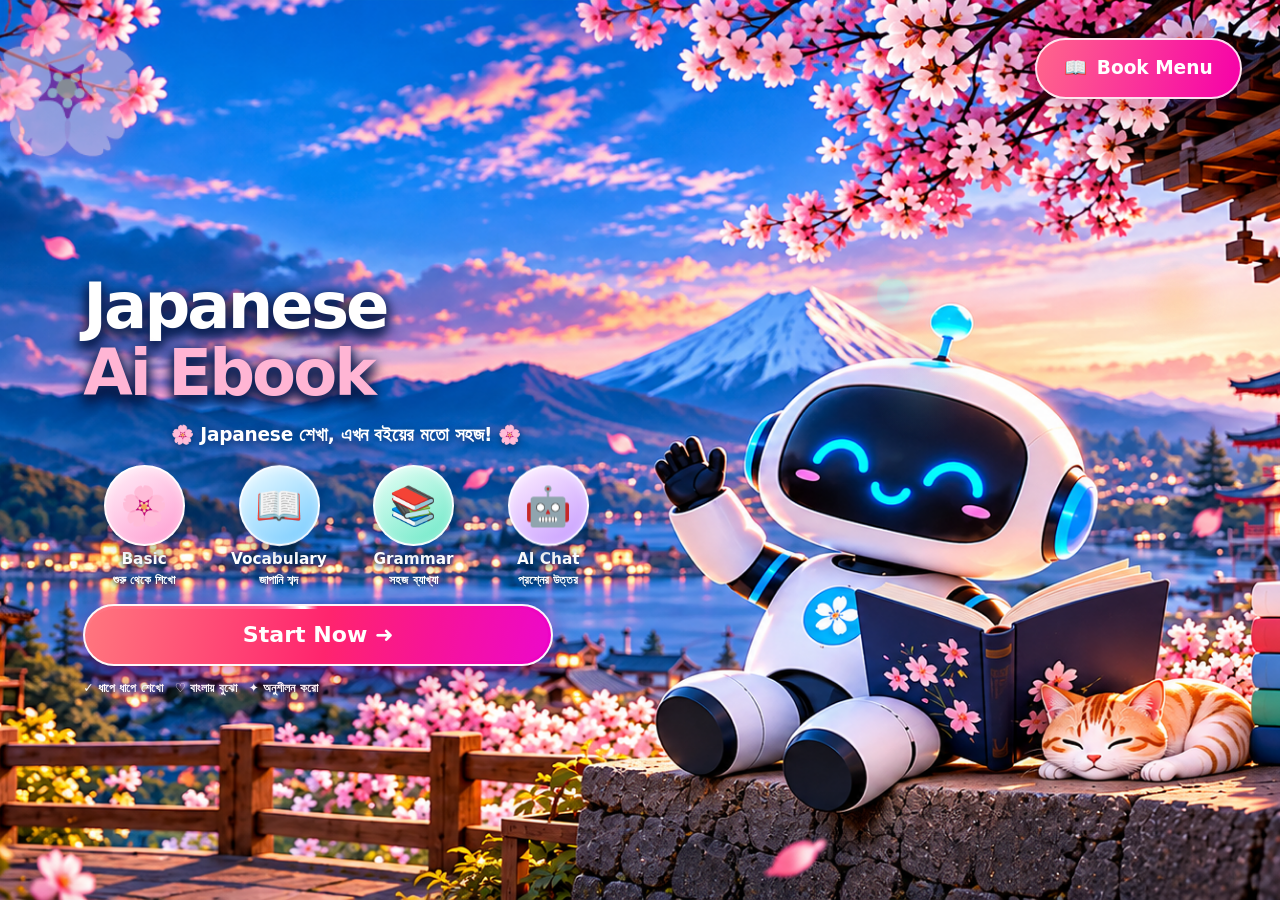
<file: index.html>
<!DOCTYPE html>

<html lang="bn"><head><meta charset="utf-8"/><meta content="width=device-width,initial-scale=1,viewport-fit=cover" name="viewport"/><title>Japanese Ai Ebook 🌸 | বাংলা Japanese Learning eBook</title><meta name="theme-color" content="#172554"/><meta name="description" content="বাংলায় জাপানি শেখার অনলাইন বই: Basic, Vocabulary, Grammar, Quiz এবং AI Teacher।"/><style>
:root{font-family:system-ui,'Noto Sans Bengali','Noto Sans JP',sans-serif;color:#16233c;background:#eef3ff}*{box-sizing:border-box}body{margin:0}header{background:linear-gradient(120deg,#243b9b,#6e4de2);color:white;padding:28px 16px;text-align:center}h1{margin:0;font-size:clamp(24px,5vw,38px)}header p{opacity:.9}.wrap{max-width:900px;margin:auto;padding:18px}.panel{background:white;border-radius:18px;padding:22px;margin:16px 0;box-shadow:0 8px 26px #23367513}.nav{display:flex;gap:10px;justify-content:center;flex-wrap:wrap;margin-top:16px}button{cursor:pointer;border:0;border-radius:12px;padding:12px 16px;font:inherit;font-weight:700;background:#e7ebff;color:#243b9b}button.primary{background:#4257d9;color:white}button:disabled{opacity:.55;cursor:not-allowed}.nav button{background:#ffffff25;color:white;border:1px solid #ffffff55}.nav button.active{background:white;color:#27399d}.hidden{display:none!important}.grammar{border-left:5px solid #6d5af4}.grammar h3{color:#303eb0}.lesson-heading{padding:10px 6px;color:#303eb0}.ex{background:#f5f7ff;border-radius:12px;padding:12px 14px;margin:9px 0}.jp{font-size:1.22rem;font-weight:750}.rom{color:#56637c}.bn{color:#216248}.tip{background:#fff6dd;padding:12px;border-radius:10px}.vocab{display:grid;grid-template-columns:repeat(auto-fit,minmax(220px,1fr));gap:10px}.word{padding:12px;border:1px solid #e1e7fa;border-radius:12px}.muted{color:#586581}.choices{display:grid;gap:10px;margin:20px 0}.choice{text-align:left;background:#f2f5ff;border:2px solid transparent;color:#1d2d57;font-weight:600}.choice.selected{border-color:#5364df;background:#e4e9ff}.choice.correct{background:#d7f7e4;border-color:#25955b}.choice.wrong{background:#ffe2e2;border-color:#df5252}.row{display:flex;gap:10px;flex-wrap:wrap;align-items:center}.progress{height:10px;background:#e5eaff;border-radius:99px;overflow:hidden}.bar{height:100%;background:#5969df;width:0}.stat{font-weight:700;color:#3146af}.score{font-size:2.1rem;color:#3449c1}.settings{display:flex;gap:14px;flex-wrap:wrap;align-items:center}select{font:inherit;border:1px solid #cdd5ed;border-radius:10px;padding:9px;background:white}footer{text-align:center;padding:24px;color:#65708a}@media(max-width:500px){.wrap{padding:10px}.panel{padding:16px}button{width:100%}.nav button{width:auto}.settings select{width:100%}}

.quick-grid{display:grid;grid-template-columns:repeat(2,minmax(0,1fr));gap:12px;margin-top:12px}.quick{border:2px solid #cbd5ff;background:#f6f8ff;color:#233a94;padding:18px 10px;border-radius:16px;font-weight:800;font-size:1rem;line-height:1.7;cursor:pointer}.quick small{font-size:.78rem;color:#475569;font-weight:500}.quick:active{background:#dfe6ff}@media(max-width:360px){.quick-grid{gap:8px}.quick{font-size:.9rem;padding:12px 5px}}

.basic-table{width:100%;border-collapse:collapse;font-size:.91rem}.basic-table th,.basic-table td{border:1px solid #d9e2f5;padding:9px 6px;text-align:center}.basic-table th{background:#e6eaff;color:#263b8e}.basic-table td{background:#fff}.basic-table .kana{font-size:1.35rem;font-weight:750;color:#2638a4}.table-scroll{overflow-x:auto;-webkit-overflow-scrolling:touch}.basics-group{margin:16px 0}.basics-group summary{cursor:pointer;font-size:1.1rem;font-weight:750;color:#263ca0;padding:8px}.basics-group[open]{padding-bottom:12px}.subnote{font-size:.91rem;color:#536581}.intro-example{padding:12px;border-radius:12px;background:#f4f7ff;margin:9px 0}

.ai-chat{display:flex;flex-direction:column;gap:12px}.ai-messages{height:min(55vh,500px);min-height:260px;overflow-y:auto;border:1px solid #dae2fb;border-radius:14px;background:#f8faff;padding:12px}.ai-msg{padding:11px 13px;margin:9px 0;border-radius:14px;max-width:95%;white-space:pre-wrap;overflow-wrap:anywhere;line-height:1.65}.ai-msg.assistant{background:#e9efff;margin-right:20px}.ai-msg.user{background:#dcf9e9;margin-left:20px}.ai-tools{display:flex;gap:8px;flex-wrap:wrap}.ai-tools button{font-size:.88rem;padding:9px}.ai-input{display:flex;gap:8px;align-items:stretch}.ai-input textarea{flex:1;width:100%;resize:vertical;min-height:68px;padding:12px;font:inherit;border:1px solid #cbd5ee;border-radius:12px}.ai-input button{min-width:85px}.ai-settings input{width:100%;max-width:600px;border:1px solid #cdd5ed;border-radius:10px;padding:11px;font:inherit}.ai-note{font-size:.9rem;color:#576780}.ai-msg.pending{opacity:.7}@media(max-width:500px){.ai-input{flex-direction:column}.ai-input button{width:100%}}

.ask-ai-btn{background:#e8f7ef;color:#116a45;border:1px solid #a6dfc0;padding:8px 12px;margin:6px 0 2px 7px;border-radius:12px;font-size:.9rem}
.ask-ai-btn:hover{background:#cceddd}
.ai-context{display:none;padding:12px;background:#eef9f3;border-left:4px solid #1f9c68;border-radius:10px;color:#174c37;margin-bottom:10px;white-space:pre-wrap;overflow-wrap:anywhere}
.ai-context.visible{display:block}

.voice-status{font-size:.9rem;color:#435475;margin:6px 0 12px;min-height:1.3rem}
/* Compact chat composer: microphone input and send, text-only replies */
.ai-chat-composer{display:flex;flex-direction:row;align-items:center;gap:10px;border:3px solid #bde8f6;background:#fff;border-radius:24px;padding:9px 10px;position:relative;box-shadow:0 2px 8px #bdd9ed33}
.ai-chat-composer textarea{flex:1;min-width:0;width:auto;min-height:46px;max-height:150px;border:0!important;background:transparent;outline:none;box-shadow:none!important;resize:none;padding:10px 7px;font-size:1.02rem;line-height:1.5}
.ai-compose-actions{display:flex;flex:0 0 auto;align-items:center;gap:8px}
.ai-chat-composer .ai-circle-btn{min-width:0;width:50px;height:50px;border:0;border-radius:15px;display:inline-flex;align-items:center;justify-content:center;padding:0;font-size:24px;color:#fff;background:linear-gradient(125deg,#127bb0,#10b5c4);cursor:pointer;line-height:1}
.ai-chat-composer .ai-circle-btn:disabled{opacity:.55;cursor:not-allowed}
.ai-chat-composer .ai-circle-btn.is-off{background:#8394af}
.ai-chat-composer .ai-circle-btn.recording{background:#d83656;animation:mic-pulse 1.1s infinite alternate}
@keyframes mic-pulse{to{box-shadow:0 0 0 6px #fa67832d}}
.mic-selector{position:relative}
.mic-language-menu{position:absolute;bottom:calc(100% + 14px);right:-10px;z-index:99;background:#fff;border:1px solid #cbd8f4;border-radius:15px;box-shadow:0 9px 28px #2434562f;padding:8px;min-width:205px;display:flex;flex-direction:column;gap:5px}
.mic-language-menu[hidden]{display:none}
.mic-language-menu button{width:100%;min-width:0;padding:12px 10px;text-align:left;background:#eef3ff;color:#12388b;font-size:.95rem;border:0;border-radius:11px;cursor:pointer}
.mic-language-menu button:hover{background:#deebff}
.voice-status{margin-top:12px}
@media(max-width:500px){.ai-chat-composer{flex-direction:row;gap:4px;padding:6px;border-radius:19px}.ai-chat-composer textarea{font-size:.9rem;padding:10px 4px;min-height:45px}.ai-compose-actions{gap:4px}.ai-chat-composer .ai-circle-btn{width:39px;height:43px;font-size:20px;border-radius:11px}.mic-language-menu{right:-43px;min-width:184px}.mic-language-menu button{width:100%}}

/* Study sounds: basics, vocabulary, grammar examples, and quiz; AI replies stay silent. */
.study-sound-settings{max-width:900px;margin:14px auto 0;padding:12px 16px;background:#fff;color:#233860;border-radius:14px;display:flex;align-items:center;justify-content:center;gap:12px;flex-wrap:wrap}
.study-sound-settings input[type=range]{width:150px;max-width:35vw;accent-color:#5364df}
.study-sound-settings button,.study-sound-btn{padding:8px 12px;font-size:.9rem;background:#dfeaff;color:#1c3f89;border:1px solid #c1d3fa;border-radius:11px}
.study-sound-settings button{width:auto}
.study-sound-status{width:100%;font-size:.87rem;text-align:center;min-height:1.2em;color:#526680}
.study-sound-btn{margin-top:8px;margin-right:7px;width:auto!important}
@media(max-width:500px){.study-sound-settings{margin:12px 10px 0;gap:8px}.study-sound-settings input[type=range]{width:120px}.study-sound-btn{font-size:.85rem}}
/* Compact individual sound controls in all six Basic Japanese groups. */
.basic-sound-btn{display:inline-flex;align-items:center;justify-content:center;min-width:30px;min-height:30px;margin:4px 1px 0;padding:4px 7px;background:#e7efff;color:#20417e;border:1px solid #b9d0f8;border-radius:9px;font-size:.83rem;cursor:pointer;vertical-align:middle}
.basic-sound-btn:focus-visible{outline:2px solid #224ee0;outline-offset:2px}
.basic-table td .basic-sound-btn{display:block;margin:4px auto 0}
.intro-example .basic-sound-btn{margin-top:7px}
@media(max-width:480px){.basic-sound-btn{min-width:34px;min-height:34px}.basic-table td{padding:8px 3px}}


/* Home Page - Left Content Position */
@media (min-width: 769px) {
  .hero-content {
    transform: translateY(35px);
  }
}

/* Responsive digital textbook: desktop, Chromebook, Android, iPhone and iPad. */
:root{--book-bg:#f1f5fb;--book-ink:#17243c;--book-blue:#2847ac;--book-ring:#5576e0;scroll-behavior:smooth}
html{min-width:0;scroll-padding-top:20px;-webkit-text-size-adjust:100%}
body{min-width:0;overflow-x:hidden;background:var(--book-bg);color:var(--book-ink);line-height:1.65}
header{position:relative;padding:34px max(16px,env(safe-area-inset-right)) 22px;background:linear-gradient(132deg,#162c74 0%,#3449b4 52%,#6a57c7 100%)}
header h1{max-width:1020px;margin:0 auto;font-size:clamp(1.65rem,3.6vw,2.75rem);line-height:1.25;letter-spacing:-.025em}
header>p{font-size:clamp(.88rem,1.6vw,1.03rem);line-height:1.6;margin:12px auto;max-width:800px}
.wrap{width:min(100%,1180px);max-width:1180px;padding:clamp(12px,2.4vw,30px);margin:auto}
.panel{padding:clamp(17px,2.5vw,30px);border:1px solid #e3e9f5;border-radius:18px;margin:0 0 18px;box-shadow:0 5px 22px #2336750d}
.panel h2{font-size:clamp(1.17rem,2.1vw,1.55rem);line-height:1.35;margin:0 0 14px}
.panel h3{line-height:1.45}
.nav{width:min(100%,1180px);margin:22px auto 0;display:flex;gap:9px;align-items:center;justify-content:center;flex-wrap:wrap}
.nav button{flex:0 1 auto;min-height:46px;line-height:1.3;padding:11px 15px;border-radius:12px;white-space:normal;text-align:center;transition:background .15s ease,border-color .15s ease}
.nav button.active{box-shadow:0 4px 12px #101c6140}
button{touch-action:manipulation;transition:filter .15s ease,transform .15s ease}
button:hover:not(:disabled){filter:brightness(.97)}
button:focus-visible,input:focus-visible,textarea:focus-visible,select:focus-visible,summary:focus-visible{outline:3px solid var(--book-ring);outline-offset:3px}
button:active:not(:disabled){transform:translateY(1px)}
.basic-table{min-width:550px;font-size:.95rem}
.basic-table td,.basic-table th{white-space:normal;vertical-align:middle}
.table-scroll{max-width:100%;overflow:auto;overscroll-behavior-x:contain;border-radius:12px;border:1px solid #dae3f6}
.basic-table .kana{font-size:clamp(1.35rem,2.6vw,1.7rem)}
.basics-group{border:1px solid #e3e9f5;border-radius:12px;padding:5px 10px;margin:14px 0}
.basics-group summary{line-height:1.6;min-height:42px;list-style-position:inside}
.intro-example{border:1px solid #e2eafa;padding:14px 16px}
.jp{line-height:1.65;overflow-wrap:anywhere}
.ex{padding:clamp(12px,2vw,18px)}
.vocab{grid-template-columns:repeat(auto-fit,minmax(min(100%,245px),1fr));gap:12px}
.word{min-width:0;overflow-wrap:anywhere;padding:15px}
.quick-grid{grid-template-columns:repeat(2,minmax(0,1fr));gap:13px}
.quick{min-height:106px;display:block;padding:16px;font-size:1.02rem}
.settings{align-items:flex-start}
select{min-height:42px;max-width:100%}
.choices .choice{width:100%;min-height:54px;text-align:left;white-space:normal;overflow-wrap:anywhere}
.study-sound-settings{width:min(100%,1050px);max-width:1050px;padding:13px 16px;box-shadow:0 7px 25px #111d4a30}
.study-sound-settings input[type=range]{min-width:115px}
.study-sound-btn,.basic-sound-btn{min-height:42px;min-width:44px}
.basic-table td .basic-sound-btn{min-width:36px;min-height:36px}
.ai-messages{height:clamp(310px,52dvh,610px);min-height:310px;overscroll-behavior:contain}
.ai-msg{max-width:min(92%,760px);line-height:1.75}
.ai-chat-composer{min-width:0;max-width:100%;border-width:2px;border-radius:20px;align-items:center}
.ai-chat-composer textarea{font-size:16px;min-width:0;max-width:100%;min-height:48px}
.ai-chat-composer .ai-circle-btn{flex:0 0 auto;min-width:44px;min-height:44px}
.ai-tools{align-items:center}
.ai-tools button{min-height:42px}
#ai,#words,#learn,#exam,#basics{min-width:0}
footer{padding:24px 16px calc(24px + env(safe-area-inset-bottom))}
@media (min-width:900px){
 .panel{margin-bottom:22px}
 .quick-grid{grid-template-columns:repeat(3,minmax(0,1fr))}
 .nav button{flex:1 1 175px;max-width:235px}
 .ai-messages{padding:20px}
}
@media (min-width:600px) and (max-width:899px){
 .wrap{padding:22px}
 .nav button{flex:1 1 28%;max-width:none}
 .quick-grid{grid-template-columns:repeat(2,minmax(0,1fr))}
 .study-sound-settings{width:calc(100% - 44px)}
}
@media (max-width:599px){
 header{padding:24px 0 16px}
 header h1,header>p{padding-left:16px;padding-right:16px}
 .nav{flex-wrap:nowrap;justify-content:flex-start;overflow-x:auto;overflow-y:hidden;padding:5px 12px 12px;margin:14px 0 0;scroll-snap-type:x proximity;scrollbar-width:thin;-webkit-overflow-scrolling:touch}
 .nav button{width:auto!important;min-width:138px;flex:0 0 auto;scroll-snap-align:start;padding:10px 12px;min-height:46px}
 .wrap{padding:12px}
 .panel{padding:17px 14px;border-radius:14px;margin-bottom:12px}
 .quick-grid{grid-template-columns:repeat(2,minmax(0,1fr));gap:9px}
 .quick{min-height:94px;font-size:.92rem;padding:12px 8px}
 .study-sound-settings{margin:8px 12px 0;width:calc(100% - 24px);gap:8px;padding:11px;border-radius:12px}
 .study-sound-settings label{font-size:.85rem}
 .study-sound-settings input[type=range]{width:100px;min-width:85px;max-width:35vw}
 .study-sound-settings button{min-height:43px;flex:1 1 110px}
 .basic-table{min-width:480px;font-size:.9rem}
 .basic-table td,.basic-table th{padding:8px 5px}
 .table-scroll{margin-left:-2px;margin-right:-2px}
 .ai-messages{height:min(53dvh,490px);min-height:300px;padding:10px}
 .ai-msg{max-width:95%;margin:7px 0;line-height:1.65}
 .ai-chat-composer{flex-direction:row!important;gap:5px;padding:6px}
 .ai-chat-composer textarea{flex:1 1 0!important;font-size:16px!important;min-height:46px;padding:9px 3px}
 .ai-compose-actions{flex:0 0 auto;gap:5px}
 .ai-chat-composer .ai-circle-btn{width:44px!important;height:46px!important;min-height:44px;font-size:20px}
 .mic-language-menu{right:-44px}
 .ai-input{flex-direction:row}
 .ai-input button{width:auto}
 .row{align-items:center}
 .row>button{width:auto}
}
@media(max-width:370px){
 .nav button{min-width:126px;font-size:.87rem}
 .quick-grid{gap:7px}
 .quick{font-size:.86rem}
 .ai-chat-composer .ai-circle-btn{width:40px!important;height:44px!important}
 .ai-chat-composer textarea{padding:7px 1px}
}
@media(prefers-reduced-motion:reduce){*,*::before,*::after{scroll-behavior:auto!important;animation-duration:.01ms!important;transition-duration:.01ms!important}}


/* eBook MENU UI — visual redesign only. Existing lesson data + quiz logic preserved. */
:root{font-family:system-ui,'Noto Sans Bengali','Noto Sans JP',sans-serif;color:#1c2d4a;background:#f4f7fc;--book-blue:#2847a5;--book-purple:#6357db}
body{background:linear-gradient(180deg,#edf3ff 0,#f9fbff 55%,#f1f5fc 100%);color:#1d2c49}
header{padding:18px 18px 20px;background:linear-gradient(128deg,#243c91,#5853cf 60%,#7589ee);text-align:left}
header>h1,header>p,header>.nav,header>.study-sound-settings,header>.book-brand{max-width:1160px;margin-left:auto;margin-right:auto}
header h1{font-size:clamp(1.65rem,3.8vw,2.6rem);margin:14px auto 5px}
header p{color:#e7ecff;margin-top:0;margin-bottom:12px}
.book-brand{display:flex;align-items:center;justify-content:space-between;color:white;font-size:.9rem;font-weight:800;gap:12px}
.book-home-link{width:auto!important;border:1px solid #ffffff66;background:#ffffff24;color:#fff;padding:8px 14px;font-size:.88rem}
header .nav{justify-content:flex-start;flex-wrap:nowrap;overflow:auto;scrollbar-width:none;padding:4px 0 10px;margin-top:13px}.nav::-webkit-scrollbar{display:none}
header .nav button{flex:0 0 auto;white-space:nowrap;background:#ffffff20;color:white;border:1px solid #ffffff48;border-radius:999px;padding:10px 16px}
header .nav button.active{background:#fff;color:#30439c}
.wrap{max-width:1180px;padding:24px 18px 40px}
.panel{border:1px solid #e1e8f6;box-shadow:0 12px 32px #253d6a12;border-radius:23px;margin:16px 0;padding:22px}
.panel h2{color:#273c86}
.book-home-page{display:block}
.book-cover{display:grid;grid-template-columns:minmax(0,1.45fr) minmax(190px,.65fr);gap:14px;overflow:hidden;min-height:270px;border-radius:28px;background:linear-gradient(127deg,#182c72,#4854d4 62%,#7986f6);color:white;box-shadow:0 22px 52px #243d8b2b;position:relative}
.book-cover-content{position:relative;z-index:1;padding:clamp(24px,4vw,48px)}.cover-overline{font-size:.77rem;font-weight:800;letter-spacing:.14em;color:#cbd7ff;margin-bottom:16px}
.book-cover h2{color:white;font-size:clamp(1.8rem,4.5vw,3.3rem);line-height:1.2;margin:0 0 14px}.book-cover h2 span{font-size:clamp(1.3rem,3vw,2.25rem)}
.book-cover p{font-size:1rem;color:#e3eaff;max-width:570px;line-height:1.8}
.cover-chips{display:flex;flex-wrap:wrap;gap:8px;margin:20px 0}.cover-chips span{padding:7px 12px;border:1px solid #ffffff3d;border-radius:999px;background:#ffffff19;font-size:.79rem}
.cover-start{background:#fff!important;color:#24378c!important;padding:13px 21px;font-weight:900;box-shadow:0 8px 22px #15215b33;width:auto!important}.cover-start span{margin-left:14px}
.cover-art{display:grid;place-items:center;padding:22px}.cover-art-inner{width:min(100%,250px);aspect-ratio:3/3.7;transform:rotate(8deg);background:linear-gradient(150deg,#fafcff,#dbe5ff);border-radius:8px 22px 22px 8px;color:#3f4dbc;border-left:13px solid #b7c6fb;display:flex;flex-direction:column;align-items:center;justify-content:center;font-size:7rem;font-weight:800;box-shadow:16px 18px 27px #0c194e5c}.cover-art-inner span{font-size:1.1rem;letter-spacing:4px;color:#6c76b9}
.menu-intro{padding:27px 4px 10px}.menu-intro h2{font-size:clamp(1.35rem,2.7vw,2.1rem);margin:5px 0;color:#233b81}.menu-intro p{color:#61718f;line-height:1.8;margin:0}.menu-eyebrow{font-size:.75rem;font-weight:900;letter-spacing:.16em;color:#526ed1}
.book-menu-grid{display:grid;grid-template-columns:repeat(3,minmax(0,1fr));gap:16px}
.chapter-card{display:flex;flex-direction:column;align-items:flex-start;min-height:235px;padding:22px;text-align:left;background:#fff;border:1px solid #dce5f8;border-radius:23px;box-shadow:0 12px 30px #263c8710;color:#172d58;transition:transform .18s ease,box-shadow .18s ease,border-color .18s ease}
.chapter-card:hover{transform:translateY(-4px);box-shadow:0 20px 42px #263c8723;border-color:#9dabff}.chapter-card:focus-visible{outline:3px solid #6e84e9;outline-offset:3px}
.chapter-index{color:#6b79a0;font-size:.72rem;font-weight:900;letter-spacing:.1em}.chapter-icon{font-size:2.2rem;margin:11px 0}.chapter-card strong{font-size:1.17rem;margin-bottom:7px}.chapter-card small{font-size:.89rem;color:#637390;line-height:1.7;font-weight:500}.chapter-action{margin-top:auto;padding-top:16px;color:#425dd1;font-weight:900;font-size:.88rem}.chapter-ai{background:linear-gradient(160deg,#f3f8ff,#eaf8f2)}
.book-breadcrumb{display:flex;align-items:center;gap:9px;padding:5px 0 12px;font-size:.9rem;color:#70809c}.book-breadcrumb button{width:auto!important;border:1px solid #cfdaf4;background:#fff;color:#2f49a0;padding:9px 13px;font-size:.88rem}
.vocab{grid-template-columns:repeat(auto-fit,minmax(235px,1fr));gap:12px}.word{background:#fcfdff;border:1px solid #e1e8f8;border-radius:16px;padding:15px}
.basic-table td,.basic-table th{font-size:.9rem}.table-scroll{overflow:auto;-webkit-overflow-scrolling:touch}
button{touch-action:manipulation}.ai-chat-composer textarea{min-width:0}.ai-chat-composer{max-width:100%}
@media(min-width:1024px){.book-menu-grid{grid-template-columns:repeat(3,1fr)}}
@media(max-width:900px){.book-menu-grid{grid-template-columns:repeat(2,minmax(0,1fr))}.book-cover{grid-template-columns:1.6fr .7fr}.cover-art-inner{font-size:5rem}}
@media(max-width:600px){header{padding:15px 12px 15px}header h1{font-size:1.55rem}header>p{font-size:.89rem}.wrap{padding:14px 10px 26px}.book-cover{grid-template-columns:1fr;min-height:0;border-radius:22px}.book-cover-content{padding:24px 20px}.cover-art{display:none}.cover-chips span{font-size:.72rem}.book-menu-grid{grid-template-columns:1fr;gap:11px}.chapter-card{min-height:0;padding:17px 18px;border-radius:19px}.chapter-icon{font-size:1.8rem;margin:7px 0}.chapter-card strong{font-size:1.08rem}.chapter-action{padding-top:10px}.menu-intro{padding:22px 4px 10px}.panel{padding:15px;border-radius:17px}.vocab{grid-template-columns:1fr}.nav{gap:7px}header .nav button{padding:9px 12px;font-size:.87rem}.book-breadcrumb{flex-wrap:wrap}.study-sound-settings{margin-left:auto!important;margin-right:auto!important}}
@media(prefers-reduced-motion:reduce){.chapter-card{transition:none}.chapter-card:hover{transform:none}}

/* Full-screen focus chat: no Home screen or eBook header while chatting. */
body.ai-fullscreen{overflow:hidden}
body.ai-fullscreen > header,body.ai-fullscreen > footer{display:none!important}
body.ai-fullscreen > main.wrap{max-width:none!important;margin:0!important;padding:0!important;width:100%!important}
body.ai-fullscreen #ai{position:fixed;inset:0;z-index:1000;display:flex!important;flex-direction:column;min-width:0;background:#f2f6ff;padding:0!important;overflow:hidden}
body.ai-fullscreen #ai .book-breadcrumb{display:none!important}
body.ai-fullscreen #ai > .panel{display:flex;flex:1;min-height:0;flex-direction:column;width:100%;max-width:1100px;margin:0 auto!important;padding:0!important;border:0!important;border-radius:0!important;background:#fff;box-shadow:0 0 45px #213b7814!important}
body.ai-fullscreen #ai > .panel > h2,
body.ai-fullscreen #ai > .panel > p:not(#micStatus):not(#aiStatus){display:none!important}
.ai-fullscreen-header{display:none;align-items:center;justify-content:space-between;gap:12px;padding:12px 18px;background:#fff;border-bottom:1px solid #e2e8f7;box-shadow:0 3px 14px #1f368012;flex:0 0 auto}
.ai-fullscreen-header strong{font-size:1.12rem;color:#253d91}
.ai-fullscreen-header button{width:auto!important;background:#eef3ff;color:#24469f;border:1px solid #d5dff7;padding:10px 13px;white-space:nowrap}
body.ai-fullscreen .ai-fullscreen-header{display:flex}
body.ai-fullscreen #ai .ai-chat{flex:1;min-height:0;display:flex;flex-direction:column;gap:8px;padding:10px clamp(12px,3vw,24px) max(12px,env(safe-area-inset-bottom))}
body.ai-fullscreen #ai .ai-messages{flex:1;height:auto!important;min-height:0!important;overflow-y:auto;overscroll-behavior:contain;border-radius:18px}
body.ai-fullscreen #ai #aiContext{max-height:90px;overflow-y:auto;margin:0}
body.ai-fullscreen #ai .ai-tools{flex:0 0 auto;overflow-x:auto;flex-wrap:nowrap;padding:3px 0;scrollbar-width:none}
body.ai-fullscreen #ai .ai-tools button{flex:0 0 auto;width:auto!important}
body.ai-fullscreen #ai #micStatus,body.ai-fullscreen #ai #aiStatus{flex:0 0 auto;margin:0!important;font-size:.84rem}
body.ai-fullscreen #ai #aiForm{flex:0 0 auto;margin:0}
@media(max-width:640px){.ai-fullscreen-header{padding:10px 12px}.ai-fullscreen-header strong{font-size:.95rem}.ai-fullscreen-header button{font-size:.85rem;padding:9px 10px}body.ai-fullscreen #ai .ai-chat{padding:8px 9px max(9px,env(safe-area-inset-bottom))}body.ai-fullscreen #ai .ai-msg{max-width:100%;margin-left:0;margin-right:0}body.ai-fullscreen #ai .ai-tools{gap:6px}body.ai-fullscreen #ai .ai-tools button{font-size:.82rem;padding:8px}}

/* Reference-inspired immersive AI learning chat. No TTC festival content. */
body.ai-fullscreen #ai{background:linear-gradient(135deg,#edf7fc 0%,#e4f5fb 60%,#f5faff 100%);}
body.ai-fullscreen #ai>.panel{max-width:none!important;background:transparent!important;box-shadow:none!important;}
body.ai-fullscreen .ai-fullscreen-header{background:linear-gradient(112deg,#0c2345 0%,#0e3d5d 55%,#107d9b 100%)!important;color:#fff;min-height:112px;padding:18px clamp(18px,3.5vw,56px);border:0;box-shadow:0 12px 22px #0d385016;}
body.ai-fullscreen .ai-fullscreen-header strong{display:block;color:#fff;font-size:clamp(1.3rem,2.2vw,1.95rem);line-height:1.3;}
body.ai-fullscreen .ai-fullscreen-header .chat-header-sub{display:block;color:#d7ecff;font-size:.85rem;font-weight:500;margin-top:5px;}
body.ai-fullscreen .ai-fullscreen-header .chat-online{display:inline-flex;color:#dcfff1;font-size:.73rem;border:1px solid #24bca7;padding:3px 10px;border-radius:999px;margin-top:7px;}
body.ai-fullscreen .ai-fullscreen-header button{background:#ffffff14;color:white;border:1px solid #ffffff61;border-radius:999px;padding:11px 19px;}
body.ai-fullscreen #ai .ai-chat{width:100%;padding:0!important;gap:0;background:transparent;}
body.ai-fullscreen #ai .ai-messages{width:100%;height:auto!important;flex:1;min-height:0;overflow-y:auto;max-width:none;margin:0;padding:clamp(20px,4vw,46px) clamp(12px,4vw,70px);background:transparent;border:0;border-radius:0;}
body.ai-fullscreen #ai .ai-msg{max-width:min(900px,89%);border-radius:23px;padding:16px 20px;font-size:clamp(.95rem,1.4vw,1.1rem);box-shadow:0 10px 24px #16476713;}
body.ai-fullscreen #ai .ai-msg.assistant{background:#fff;color:#23415d;margin-right:auto;margin-left:0;}
body.ai-fullscreen #ai .ai-msg.user{background:#daf9eb;color:#174835;margin-left:auto;margin-right:0;}
body.ai-fullscreen #ai .ai-tools{padding:9px clamp(12px,3vw,42px);margin:0;gap:8px;background:#ffffffb8;border-top:1px solid #d8ebf3;}
body.ai-fullscreen #ai .ai-tools button{background:#ecfaff;border:1px solid #b9dfef;color:#075674;font-size:.87rem;border-radius:14px;}
body.ai-fullscreen #ai #aiContext{background:#def7f0;border:1px solid #b9eadd;border-left:4px solid #0e977b;margin:6px clamp(12px,3vw,42px) 0;max-height:84px;padding:8px 12px;}
body.ai-fullscreen #ai #micStatus{background:#f4fbff;color:#587187;padding:5px clamp(12px,3vw,42px);}
body.ai-fullscreen #ai #aiForm{position:relative;max-width:none;width:calc(100% - clamp(16px,4vw,72px));align-self:center;margin:8px 0 max(10px, env(safe-area-inset-bottom))!important;border:4px solid #b9eaf8;border-radius:24px;padding:9px 12px;background:#fff;box-shadow:0 16px 30px #124c6a16;}
body.ai-fullscreen #ai #aiForm textarea{min-height:49px;font-size:1rem;}
body.ai-fullscreen #ai #aiForm .ai-circle-btn{background:linear-gradient(135deg,#087eaf,#0fb1c6);border-radius:15px;}
body.ai-fullscreen #ai #aiStatus{padding:4px clamp(12px,3vw,42px);background:#f4fbff;color:#45647e;}
@media(max-width:650px){body.ai-fullscreen .ai-fullscreen-header{min-height:88px;padding:12px 14px;}body.ai-fullscreen .ai-fullscreen-header strong{font-size:1.2rem;}body.ai-fullscreen .ai-fullscreen-header button{padding:8px 11px;font-size:.83rem;}body.ai-fullscreen #ai .ai-messages{padding:14px 11px;}body.ai-fullscreen #ai .ai-msg{max-width:97%;padding:13px 14px;border-radius:17px;}body.ai-fullscreen #ai #aiForm{width:calc(100% - 16px);padding:6px;border-width:2px;}body.ai-fullscreen #ai #aiForm textarea{font-size:.94rem;}body.ai-fullscreen #ai .ai-tools{padding:7px 9px;}}

/* Step-by-step eBook menu & lesson picker; shared responsive layout */
.lesson-choice-grid{display:grid;grid-template-columns:repeat(2,minmax(0,1fr));gap:18px;margin:22px 0}
.lesson-choice{display:flex;flex-direction:column;text-align:left;gap:12px;min-height:205px;padding:22px;border-radius:22px;background:linear-gradient(135deg,#ffffff,#eef5ff);border:2px solid #d9e5ff;color:#173665;box-shadow:0 12px 30px #133b7812;transition:transform .15s,box-shadow .2s}
.lesson-choice:hover{transform:translateY(-3px);box-shadow:0 20px 36px #133b7822}
.lesson-choice-icon{font-size:2.3rem}.lesson-choice strong{font-size:1.4rem}.lesson-choice small{font-weight:500;color:#5a6c85}.lesson-choice>span:last-child{margin-top:auto;color:#244bb3;font-size:.93rem}
.reading-panel{max-width:1000px;margin-left:auto;margin-right:auto}.reading-item{margin:16px 0;padding:18px;background:#f7faff;border:1px solid #dce8fd;border-radius:18px}.reading-item .jp{font-size:1.35rem;line-height:1.8}.reading-item .bn{margin:8px 0}
.book-pager{display:flex;align-items:center;justify-content:space-between;gap:12px;margin:22px 0 35px;padding:14px;background:#fff;border:1px solid #dce6f7;border-radius:20px;box-shadow:0 10px 20px #1532760d}.book-pager button{width:auto;min-height:48px}.book-prev{background:#eaf0ff;color:#26469a}.book-next{background:linear-gradient(120deg,#3558c6,#1595c1);color:white}
@media(max-width:680px){.lesson-choice-grid{grid-template-columns:1fr;gap:12px}.lesson-choice{min-height:150px;padding:17px;gap:7px}.book-pager{padding:10px;gap:8px}.book-pager button{flex:1;padding:12px 7px;font-size:.89rem}}


/* =============================================
   JAPANESE AI EBOOK • PREMIUM DIGITAL BOOK DESIGN
   Visual design only: lesson data / AI / quiz logic kept.
============================================= */
:root{
  --ebook-navy:#152747;--ebook-indigo:#3b4fbd;--ebook-violet:#6c65ef;
  --ebook-accent:#12a8a2;--ebook-milk:#f9fafc;--ebook-cream:#fffdf7;
  --ebook-border:#e0e7f3;--ebook-muted:#6b7892;
  --ebook-shadow:0 19px 50px rgba(22,41,79,.075);
  --ebook-type-scale:1;
  font-family:system-ui,-apple-system,'Noto Sans Bengali','Noto Sans JP',sans-serif;
}
*{box-sizing:border-box}
html{scroll-behavior:smooth;scroll-padding-top:40px}
body{min-width:0;max-width:100%;background:linear-gradient(180deg,#f7f9fe,#f2f5fc 68%,#eef3fb);color:var(--ebook-navy);font-feature-settings:'kern';-webkit-font-smoothing:antialiased}
button{transition:background .16s ease,transform .16s ease,box-shadow .2s ease}
button:focus-visible,a:focus-visible,select:focus-visible,textarea:focus-visible{outline:3px solid #7c8bfa;outline-offset:3px}
button:active{transform:scale(.986)}
.hidden{display:none!important}
/* HEADER / top navigation */
header.ebook-site-header{background:linear-gradient(120deg,#15284a 0%,#193962 58%,#17607a 100%);color:#fff;padding:19px clamp(15px,3vw,36px) 19px;text-align:left;border-bottom:1px solid #2a4a72;box-shadow:0 14px 34px rgba(18,41,78,.09)}
header.ebook-site-header .book-brand{width:min(100%,1160px);margin:0 auto;font-size:.89rem;gap:12px;color:#dbeafe}
header.ebook-site-header .book-brand span{display:inline-flex;align-items:center;gap:7px}
header.ebook-site-header .book-home-link{background:#ffffff16;color:#fff;border:1px solid #ffffff42;border-radius:999px;padding:9px 15px}
header.ebook-site-header .header-description{width:min(100%,1160px);margin:21px auto 16px}
header .header-eyebrow{display:block;font-size:.69rem;letter-spacing:.19em;color:#a8f1ed;font-weight:800;margin-bottom:7px}
header.ebook-site-header h1{font-size:clamp(1.55rem,3.5vw,2.6rem);line-height:1.29;letter-spacing:-.025em;font-weight:850;margin:0;color:#fff}
header.ebook-site-header .header-description p{font-size:.95rem;color:#d3e3f7;opacity:1;margin:7px 0 0}
header.ebook-site-header .nav{max-width:1160px;margin:0 auto;display:flex;gap:8px;justify-content:flex-start;flex-wrap:nowrap;padding:5px 0 11px;overflow-x:auto;scrollbar-width:none}
header.ebook-site-header .nav button{background:#ffffff13;border:1px solid #ffffff30;color:#dff0ff;border-radius:11px;font-size:.91rem;font-weight:750;padding:10px 16px;white-space:nowrap}
header.ebook-site-header .nav button.active,header.ebook-site-header .nav button:hover{background:#fff;color:#1f3a78;border-color:#fff}
header.ebook-site-header .study-sound-settings{width:min(100%,1160px);max-width:1160px;margin:0 auto;box-shadow:none;border-radius:13px;padding:10px 14px;background:#ffffffed;border:1px solid #ffffff5d;color:#2e4365;gap:9px}
header.ebook-site-header .study-sound-settings button{border-radius:9px;font-size:.8rem;padding:7px 11px}
header.ebook-site-header .study-sound-status{font-size:.77rem;line-height:1.35;opacity:.85}
/* READING CANVAS */
.wrap{max-width:1210px;padding:24px clamp(12px,2.9vw,35px) 60px;margin:0 auto}
.panel{border:1px solid #e1e7f0;border-radius:20px;box-shadow:var(--ebook-shadow);background:#fff;padding:clamp(17px,2.6vw,30px);margin:15px 0 18px}
.panel h2{color:#243766;font-size:clamp(1.2rem,2.2vw,1.8rem);line-height:1.42;letter-spacing:-.015em}
.panel p{line-height:1.77}
/* FIRST PAGE: COVERS, ROADMAP, MENU */
.book-home-page{display:block}
.book-cover{display:grid;grid-template-columns:minmax(0,1.25fr) minmax(270px,.78fr);min-height:395px;border-radius:27px;background:radial-gradient(ellipse at 85% 12%,#6f85e7 0%,transparent 37%),linear-gradient(115deg,#222f66 0%,#444fc5 62%,#5969dc 100%);color:#fff;box-shadow:0 30px 60px rgba(58,78,181,.23);border:1px solid rgba(255,255,255,.12);isolation:isolate;overflow:hidden;position:relative}
.book-cover::after{content:'';position:absolute;inset:0;opacity:.22;background-image:radial-gradient(circle at 12px 12px,#fff 1px,transparent 1.6px);background-size:42px 42px;pointer-events:none}
.book-cover-content{position:relative;z-index:2;padding:clamp(28px,4.1vw,57px);align-self:center}
.cover-overline{font-size:.73rem;letter-spacing:.22em;color:#c5faff;font-weight:850}
.book-cover h2{font-size:clamp(2.05rem,4.4vw,3.75rem);line-height:1.16;letter-spacing:-.03em;margin:17px 0}
.book-cover h2 span{font-size:clamp(1.28rem,2.7vw,2.3rem);letter-spacing:-.01em;color:#fff}
.book-cover p{font-size:clamp(.95rem,1.55vw,1.075rem);line-height:1.82;color:#e3eaff;max-width:640px}
.cover-chips{display:flex;gap:8px;flex-wrap:wrap;margin:22px 0 23px}
.cover-chips span{display:inline-flex;border-radius:999px;background:#ffffff19;border:1px solid #ffffff34;padding:7px 12px;color:#eef5ff;font-weight:750;font-size:.76rem}
.cover-start{border-radius:12px;background:#fff!important;color:#283b87!important;border:1px solid #fff;padding:12px 19px!important;box-shadow:0 12px 25px #1c2a8e25!important;font-weight:850;min-height:48px;width:auto!important}
.cover-start span{font-size:1.18rem;margin-left:8px}
.cover-art{display:flex!important;align-items:center;justify-content:center;position:relative;z-index:1;min-height:330px;padding:15px 25px}
.ebook-visual{width:290px;height:320px;position:relative;display:flex;align-items:center;justify-content:center}
.ebook-shadow-book{position:absolute;transform:rotate(15deg) translate(32px,8px);width:205px;height:270px;border-radius:13px 22px 22px 13px;background:#8be0e7;border:7px solid #a9e9ef;box-shadow:16px 18px 0 rgba(12,29,107,.10)}
.ebook-front-book{position:relative;transform:rotate(-7deg);width:203px;height:277px;border-radius:12px 20px 20px 12px;background:linear-gradient(135deg,#fffefd,#f0f5ff 100%);color:#2e4e9e;box-shadow:10px 20px 25px #14226755,4px 1px 0 #cad6f3,6px 1px 0 #7d98d3;border-left:11px solid #acd0ff;padding:19px 14px;display:flex;flex-direction:column;align-items:center;justify-content:space-between;overflow:hidden}
.ebook-front-book::before{content:'';position:absolute;left:10px;top:0;bottom:0;width:2px;background:#bfd2f4}
.ebook-mini-label{font-size:.71rem;font-weight:850;letter-spacing:.18em;color:#607ac4}
.ebook-giant-kana{font-size:7.15rem;font-weight:750;line-height:1;color:#3e55b3;text-shadow:2px 4px 0 #d8e4fb}
.ebook-kana-bottom{font-size:.8rem;color:#6d83b7;letter-spacing:.13em}
.ebook-mini-pill{background:#e2ebff;color:#3855af;padding:7px 11px;border-radius:999px;font-size:.59rem;font-weight:900;letter-spacing:.09em}
.ebook-sparkle{position:absolute;color:#fef08a;font-size:2.2rem;font-weight:900;text-shadow:0 6px 25px #fef08a66}.ebook-star-one{right:-9px;top:50px}.ebook-star-two{left:10px;bottom:41px}
.ebook-orbit{position:absolute;bottom:1px;right:3px;transform:rotate(10deg);font-size:.85rem;font-weight:850;color:#d3fffa;border:1px solid #ffffff63;border-radius:999px;padding:5px 12px;background:#a5d6fb22}
.ebook-journey{display:flex;align-items:center;gap:18px;justify-content:space-between;background:#fff;border:1px solid #e2e8f4;box-shadow:0 12px 30px #18386f08;border-radius:20px;padding:20px 24px;margin:21px 0 9px}
.ebook-journey-heading{max-width:280px;flex:0 0 27%}
.ebook-journey-heading span{display:block;color:#5d6dd5;font-size:.63rem;font-weight:900;letter-spacing:.13em;margin-bottom:5px}
.ebook-journey-heading strong{color:#243863;line-height:1.4;font-size:.95rem}
.ebook-journey-items{display:flex;align-items:center;justify-content:flex-end;flex-wrap:wrap;gap:7px}
.ebook-journey-items span{font-size:.82rem;color:#536486;white-space:nowrap;font-weight:800}.ebook-journey-items b{display:inline-grid;place-items:center;width:26px;height:26px;background:#edf2ff;color:#3e55b0;border-radius:50%;font-size:.69rem;margin-right:4px}.ebook-journey-items i{display:block;height:1px;width:15px;background:#d4ddf0}
.menu-intro{padding:28px 0 17px}.menu-intro .menu-eyebrow,.menu-eyebrow{font-size:.72rem;letter-spacing:.13em;color:#5c67c5;font-weight:900}.menu-intro h2{font-size:clamp(1.4rem,2.7vw,2.05rem);margin:5px 0 8px;color:#243863}.menu-intro p{color:#65738c}
.book-menu-grid{display:grid;grid-template-columns:repeat(3,minmax(0,1fr));gap:17px}
.chapter-card{position:relative;display:flex;align-items:flex-start;flex-direction:column;min-height:246px;background:#fff;border:1px solid #dfe6f1;box-shadow:0 12px 32px #20396408;border-radius:21px;padding:24px;text-align:left;color:#26395d;transition:transform .2s ease,box-shadow .2s ease,border-color .2s ease;overflow:hidden}
.chapter-card::before{content:'';position:absolute;left:0;right:0;top:0;height:5px;background:#7b78f0}
.chapter-card:nth-child(2)::before{background:#49c6ac}.chapter-card:nth-child(3)::before{background:#e5ad60}.chapter-card:nth-child(4)::before{background:#798be8}.chapter-card:nth-child(5)::before{background:#f18f9e}.chapter-card:nth-child(6)::before{background:#1aa4d2}
.chapter-card:hover{transform:translateY(-5px);box-shadow:0 22px 42px #23396a18;border-color:#b6c5ec}
.chapter-index{font-size:.66rem;font-weight:900;letter-spacing:.1em;color:#71819c}
.chapter-icon{width:57px;height:57px;display:grid;place-items:center;border-radius:16px;background:#f0efff;font-size:1.8rem;margin:15px 0 14px}
.chapter-card:nth-child(2) .chapter-icon{background:#e7f9f3}.chapter-card:nth-child(3) .chapter-icon{background:#fff4e5}.chapter-card:nth-child(4) .chapter-icon{background:#edf1ff}.chapter-card:nth-child(5) .chapter-icon{background:#ffecf1}.chapter-card:nth-child(6) .chapter-icon{background:#e3f8ff}
.chapter-card strong{font-size:1.2rem;font-weight:850;color:#1d3155;line-height:1.25}.chapter-card small{color:#65738b;line-height:1.65;font-size:.88rem;font-weight:550;margin:9px 0}.chapter-action{display:block;margin-top:auto;padding-top:14px;color:#445dcc;font-weight:850;font-size:.87rem}
.chapter-ai{background:linear-gradient(145deg,#f7fcff,#eef5ff);border-color:#d4e8ff}
/* LESSON PICKER + READING */
.lesson-picker{max-width:1050px;margin:18px auto 30px;padding:clamp(20px,3.1vw,40px)}
.lesson-choice-grid{display:grid;grid-template-columns:repeat(2,minmax(0,1fr));gap:16px;margin:24px 0}
.lesson-choice{background:linear-gradient(160deg,#fff,#f7faff);border:1px solid #dfe7f6;border-radius:22px;padding:27px;min-height:220px;color:#243a66;box-shadow:0 12px 28px #142e6b0c}
.lesson-choice:hover{border-color:#9eb4f5;transform:translateY(-3px);box-shadow:0 20px 40px #1d41971c}.lesson-choice-icon{font-size:2.3rem}.lesson-choice strong{font-size:1.45rem;color:#263d8d}.lesson-choice small{color:#65748d;line-height:1.6}
.book-breadcrumb{margin:5px 0 14px;display:flex;align-items:center;gap:8px;flex-wrap:wrap;color:#71819b}.book-breadcrumb button{background:#e9efff;color:#3852a8;border:1px solid #d7e3ff;border-radius:12px;padding:9px 14px;width:auto!important}
.book-pager{border:1px solid #e0e7f3;background:#fff;border-radius:18px;padding:14px;box-shadow:0 12px 28px #18366c0a}.book-pager button{min-height:48px;border-radius:12px;width:auto!important}.book-next{background:linear-gradient(125deg,#4a56be,#3689bd);color:#fff}
.ebook-reader-toolbar{display:flex;align-items:center;justify-content:space-between;gap:12px;min-height:52px;padding:11px 16px;background:#fff;border:1px solid #e0e8f6;border-radius:14px;margin:6px 0 16px;color:#5f7193;font-size:.82rem;font-weight:700}
.ebook-reader-actions{display:flex;align-items:center;gap:6px}.ebook-reader-actions button{padding:6px 10px;min-width:45px;width:auto!important;border-radius:9px;background:#f0f3ff;color:#4055a4;font-weight:850}.ebook-reader-actions span{min-width:41px;text-align:center;color:#3c5076}
#words .word,#learn .grammar,#reading .reading-item{border-radius:16px;background:#fff;border:1px solid #e1e9f6;box-shadow:0 6px 18px #233f8508}
#words .vocab{display:grid;grid-template-columns:repeat(3,minmax(0,1fr));gap:13px}
#words .word{padding:16px}.jp{font-size:calc(1.22rem * var(--ebook-type-scale));line-height:1.72;overflow-wrap:anywhere}.word .jp{font-size:calc(1.24rem * var(--ebook-type-scale))}
#learn .ex{background:#f6f9ff;border:1px solid #e6edf9;border-radius:14px;padding:16px}
.reading-panel{background:#fffefd}.reading-item{padding:18px 22px;margin:13px 0}.reading-item .jp{font-size:calc(1.37rem * var(--ebook-type-scale))}.reading-item .bn{margin:8px 0}
#basics .basic-table{width:100%;min-width:440px}.table-scroll{overflow:auto;border-radius:13px;border:1px solid #e2e9f6}.basic-table th{background:#eff3ff;color:#30447b}.basic-table td{background:#fff}.basic-table .kana{font-size:calc(1.36rem * var(--ebook-type-scale))}
#ai .ai-msg{line-height:1.78}
/* mobile dock */
.ebook-mobile-dock{display:none}
/* tablet */
@media(max-width:1000px){.book-cover{grid-template-columns:minmax(0,1fr) minmax(220px,.6fr)}.book-cover-content{padding:32px}.book-menu-grid{grid-template-columns:repeat(2,minmax(0,1fr))}.ebook-journey{align-items:flex-start;flex-direction:column}.ebook-journey-heading{max-width:none}.ebook-journey-items{justify-content:flex-start}#words .vocab{grid-template-columns:repeat(2,minmax(0,1fr))}}
@media(max-width:720px){
  header.ebook-site-header{padding:13px 14px 14px}header.ebook-site-header .header-description{margin:14px auto 11px}header.ebook-site-header h1{font-size:1.42rem}header.ebook-site-header .header-description p{font-size:.8rem}
  header.ebook-site-header .nav{gap:6px;padding-bottom:8px}header.ebook-site-header .nav button{padding:8px 11px;font-size:.78rem}
  header.ebook-site-header .study-sound-settings{padding:9px;gap:7px}header.ebook-site-header .study-sound-settings label{font-size:.78rem}header.ebook-site-header .study-sound-settings input[type=range]{width:100px}header.ebook-site-header .study-sound-status{display:none}
  .wrap{padding:14px 12px calc(108px + env(safe-area-inset-bottom))}
  .book-cover{grid-template-columns:minmax(0,1fr);min-height:0;border-radius:24px}.book-cover-content{padding:30px 25px 26px}.book-cover h2{font-size:2rem;margin:14px 0}.book-cover h2 span{font-size:1.5rem}.book-cover p{font-size:.91rem}.cover-chips{gap:6px;margin:17px 0 18px}.cover-chips span{font-size:.7rem;padding:6px 10px}.cover-art{display:none!important}
  .ebook-journey{padding:17px;margin:14px 0 0;border-radius:16px;gap:12px}.ebook-journey-items{gap:8px}.ebook-journey-items i{display:none}.ebook-journey-items span{font-size:.75rem}.ebook-journey-items b{width:24px;height:24px}
  .menu-intro{padding:24px 1px 15px}.book-menu-grid{grid-template-columns:repeat(2,minmax(0,1fr));gap:10px}
  .chapter-card{padding:17px;min-height:213px;border-radius:17px}.chapter-icon{width:48px;height:48px;margin:11px 0 10px;font-size:1.5rem}.chapter-card strong{font-size:1.04rem}.chapter-card small{font-size:.8rem;margin:6px 0}.chapter-index{font-size:.59rem}.chapter-action{font-size:.77rem}
  .lesson-choice-grid{grid-template-columns:1fr;gap:11px}.lesson-choice{min-height:145px;padding:20px}.lesson-choice strong{font-size:1.23rem}
  .panel{padding:17px;margin:13px 0}.book-pager{gap:9px;padding:11px}.book-pager button{flex:1;font-size:.87rem;white-space:normal}#words .vocab{grid-template-columns:1fr}
  .ebook-mobile-dock{position:fixed;display:flex;bottom:0;left:0;right:0;z-index:75;align-items:stretch;justify-content:space-around;gap:2px;background:#ffffffeb;border-top:1px solid #dae5f4;box-shadow:0 -12px 28px #1a33621b;backdrop-filter:blur(18px);padding:9px 8px calc(9px + env(safe-area-inset-bottom));}
  .ebook-mobile-dock button{min-width:0;flex:1;display:flex;align-items:center;flex-direction:column;gap:0;background:none;border:none;color:#71819f;font-size:.8rem;font-weight:750;padding:5px 1px 3px;border-radius:10px}
  .ebook-mobile-dock button span{font-family:system-ui,'Noto Sans JP',sans-serif;font-size:1.26rem;line-height:1.3}.ebook-mobile-dock button small{font-size:.67rem}.ebook-mobile-dock button.active{color:#4559c5;background:#eef2ff}
  body.ai-fullscreen .ebook-mobile-dock{display:none!important}
}
@media(max-width:400px){.chapter-card{padding:14px;min-height:216px}.chapter-index{font-size:.54rem}.book-cover-content{padding:25px 20px}.book-cover h2{font-size:1.72rem}.book-cover h2 span{font-size:1.28rem}.ebook-reader-label{font-size:.68rem}}
@media(prefers-reduced-motion:reduce){html{scroll-behavior:auto}.chapter-card,.lesson-choice,button{transition:none!important}}


/* HOME SCREEN: category menu only, one viewport. Lessons remain scrollable. */
body.ebook-home-only{height:100dvh;overflow:hidden;display:flex;flex-direction:column}
body.ebook-home-only header.ebook-site-header{flex:0 0 auto;padding:12px clamp(12px,3vw,32px)!important;background:linear-gradient(120deg,#122a53,#126888)!important}
body.ebook-home-only header .header-description,
body.ebook-home-only header .nav,
body.ebook-home-only header #studySoundPanel{display:none!important}
body.ebook-home-only header .book-brand{max-width:1100px;margin:auto;min-height:42px}
body.ebook-home-only header .book-home-link{display:none!important}
body.ebook-home-only .wrap{flex:1;min-height:0;width:min(100%,1100px);overflow:hidden;padding:clamp(10px,2vh,18px) clamp(12px,3vw,24px)!important;margin:0 auto!important;display:flex;flex-direction:column}
body.ebook-home-only #home{display:flex!important;flex:1;min-height:0;flex-direction:column}
body.ebook-home-only #home .book-cover,
body.ebook-home-only #home .ebook-journey{display:none!important}
body.ebook-home-only #home .menu-intro{flex:0 0 auto;padding:0 2px clamp(9px,1.5vh,18px)!important;text-align:center}
body.ebook-home-only #home .menu-intro h2{font-size:clamp(1.18rem,2.4vw,1.9rem);margin:2px 0!important}
body.ebook-home-only #home .menu-intro p{font-size:clamp(.8rem,1.5vw,1rem);line-height:1.35;margin:2px 0!important}
body.ebook-home-only #home .book-menu-grid{flex:1;min-height:0;display:grid!important;grid-template-columns:repeat(3,minmax(0,1fr));grid-template-rows:repeat(2,minmax(0,1fr));gap:clamp(8px,1.3vw,15px)!important}
body.ebook-home-only #home .chapter-card{height:100%;min-height:0!important;overflow:hidden;display:flex;align-items:center;justify-content:center;text-align:center;padding:clamp(9px,1.5vw,20px)!important;gap:clamp(3px,.65vh,7px)}
body.ebook-home-only #home .chapter-index,
body.ebook-home-only #home .chapter-action{display:none!important}
body.ebook-home-only #home .chapter-icon{margin:0!important;width:auto!important;height:auto!important;padding:0!important;background:none!important;font-size:clamp(1.8rem,3vw,2.6rem)!important}
body.ebook-home-only #home .chapter-card strong{font-size:clamp(.98rem,1.8vw,1.34rem);line-height:1.2}
body.ebook-home-only #home .chapter-card small{font-size:clamp(.7rem,1.2vw,.92rem);line-height:1.3;margin:0!important;display:-webkit-box;-webkit-line-clamp:2;-webkit-box-orient:vertical;overflow:hidden}
body.ebook-home-only footer{display:none!important}
@media(max-width:720px){
 body.ebook-home-only .ebook-mobile-dock{display:none!important}
 body.ebook-home-only #home .book-menu-grid{grid-template-columns:repeat(2,minmax(0,1fr));grid-template-rows:repeat(3,minmax(0,1fr))}
 body.ebook-home-only #home .menu-intro .menu-eyebrow{font-size:.65rem}
 body.ebook-home-only header.ebook-site-header .book-brand{font-size:1rem!important}
 body.ebook-home-only #home .chapter-card{border-radius:18px!important}
 body.ebook-home-only #home .chapter-icon{font-size:clamp(1.7rem,4.7vh,2.45rem)!important}
}
@media(max-height:670px){
 body.ebook-home-only #home .menu-intro p{display:none!important}
 body.ebook-home-only #home .chapter-card small{display:none!important}
 body.ebook-home-only #home .chapter-icon{font-size:1.65rem!important}
 body.ebook-home-only #home .menu-intro{padding-bottom:6px!important}
}

/* Home page: compact, tappable list, no oversized cards or page scroll. */
body.ebook-home-only .wrap{width:min(100%,760px)!important;padding:clamp(10px,2vh,20px) 14px!important}
body.ebook-home-only #home{justify-content:center!important;gap:clamp(10px,2vh,18px)!important}
body.ebook-home-only .simple-book-heading{text-align:center;flex:0 0 auto}
body.ebook-home-only .simple-book-kicker{font-size:.68rem;letter-spacing:.13em;color:#536db1;font-weight:900}
body.ebook-home-only .simple-book-heading h2{font-size:clamp(1.35rem,3vw,1.9rem)!important;color:#172e58;margin:4px 0!important}
body.ebook-home-only .simple-book-heading p{color:#60718e;font-size:clamp(.79rem,1.6vw,.96rem);margin:0}
body.ebook-home-only .simple-menu-list{flex:0 1 auto;min-height:0;display:grid;grid-template-columns:1fr;gap:clamp(6px,1.25vh,10px)}
body.ebook-home-only .simple-menu-list button{display:flex!important;flex-direction:row!important;align-items:center!important;text-align:left!important;gap:13px!important;min-height:0!important;padding:clamp(9px,1.5vh,14px) clamp(12px,2.5vw,18px)!important;border-radius:16px!important;background:#fff!important;color:#1b3154!important;border:1px solid #dbe5f5!important;box-shadow:0 4px 14px rgba(28,57,112,.055)!important;width:100%!important;position:relative}
body.ebook-home-only .simple-menu-icon{display:flex;justify-content:center;align-items:center;flex-shrink:0;width:clamp(36px,5.6vh,46px);height:clamp(36px,5.6vh,46px);font-size:clamp(1.18rem,2.5vh,1.5rem);border-radius:12px;background:#eef3ff}
body.ebook-home-only .simple-menu-text{display:flex;flex-direction:column;gap:2px;min-width:0;flex:1}
body.ebook-home-only .simple-menu-text strong{font-size:clamp(.96rem,2.2vh,1.13rem)!important;color:#1a2e51;line-height:1.18}
body.ebook-home-only .simple-menu-text small{font-size:clamp(.71rem,1.55vh,.84rem)!important;color:#667897;line-height:1.2}
body.ebook-home-only .simple-menu-arrow{font-size:1.75rem;color:#5a6fe5;line-height:1;flex-shrink:0}
body.ebook-home-only .simple-menu-list button:hover{border-color:#a8b9ef!important;background:#f9fbff!important}
@media(max-height:570px){body.ebook-home-only .simple-book-heading p{display:none}body.ebook-home-only .simple-menu-list button{padding:6px 10px!important;gap:9px!important}body.ebook-home-only .simple-menu-icon{width:29px;height:29px;font-size:1rem}body.ebook-home-only .simple-menu-list{gap:4px}}

/* Japanese Ai Ebook: book-matched full screen cover before the lesson index */
body.ebook-cover-only{height:100dvh;overflow:hidden;background:#071736}
body.ebook-cover-only header.ebook-site-header,body.ebook-cover-only footer,body.ebook-cover-only .ebook-mobile-dock{display:none!important}
body.ebook-cover-only main.wrap{height:100dvh;max-width:none;width:100%;margin:0;padding:0!important;overflow:hidden}
body.ebook-cover-only #cover{display:flex;align-items:center;justify-content:center;position:relative;width:100%;height:100dvh;overflow:hidden;padding:clamp(16px,4vw,32px);background:radial-gradient(circle at 80% 34%,#2052a4 0%,transparent 42%),linear-gradient(155deg,#05122e 0%,#082759 55%,#182b78 100%);color:#fff}
.sakura-sky{position:absolute;inset:0;overflow:hidden;pointer-events:none}
.sakura-sky span{position:absolute;color:#edb8db;opacity:.43;font-size:2.7rem}.sakura-sky span:nth-child(1){left:7%;top:14%}.sakura-sky span:nth-child(2){left:83%;top:14%;color:#d1f8ff}.sakura-sky span:nth-child(3){right:6%;bottom:18%}.sakura-sky span:nth-child(4){left:10%;bottom:15%;color:#d1f8ff}.sakura-sky span:nth-child(5){right:20%;top:48%}
.sakura-hero-inner{position:relative;z-index:1;width:min(100%,560px);max-height:100%;display:flex;flex-direction:column;align-items:center;justify-content:center;text-align:center;gap:clamp(8px,1.8vh,18px)}
.sakura-jp-greeting{color:#a5efff;font-weight:900;font-size:clamp(1.1rem,2.9vh,1.65rem)}.sakura-jp-greeting small{display:block;color:#e9e5ff;font-size:.65em;font-weight:600}
.sakura-book-art{position:relative;flex:0 1 auto;display:grid;place-items:center;width:clamp(128px,27vh,240px);height:clamp(116px,24vh,210px);border-radius:48%;background:radial-gradient(circle,#3296ce69 0%,#2542ac22 60%,transparent 73%)}
.sakura-robot{font-size:clamp(76px,15vh,138px);filter:drop-shadow(0 12px 22px #020c2d)}.sakura-open-book{position:absolute;bottom:-5%;right:16%;font-size:clamp(44px,9vh,86px);filter:drop-shadow(0 12px 10px #020c2d)}.sakura-floating{position:absolute;top:0;right:2%;font-size:clamp(30px,5vh,50px)}
.sakura-brand-title{display:flex;flex-direction:column;line-height:1.02;text-shadow:0 6px 20px #030e3488}.sakura-brand-title span{font-size:clamp(1.3rem,4vw,2.1rem);font-weight:1000;letter-spacing:.14em;color:#c5ecff}.sakura-brand-title strong{font-size:clamp(2.45rem,8.5vw,4.8rem);font-weight:1000;letter-spacing:-.045em;background:linear-gradient(90deg,#fff,#a6ebff,#d5b4ff);-webkit-background-clip:text;background-clip:text;color:transparent}.sakura-brand-title small{font-size:clamp(.81rem,2vw,1.05rem);color:#e3eaff;margin-top:9px;font-weight:600;letter-spacing:.08em}
.sakura-hero-inner h2{font-size:clamp(1.2rem,3.1vw,1.85rem);color:#fff;margin:4px 0 0;line-height:1.25}.sakura-hero-inner p{max-width:460px;margin:0;color:#c5d8f6;font-size:clamp(.84rem,2vw,1.02rem);line-height:1.65}
.sakura-pills{display:flex;flex-wrap:wrap;justify-content:center;gap:8px}.sakura-pills span{padding:7px 11px;background:#ffffff18;border:1px solid #ffffff42;border-radius:99px;color:#e6f7ff;font-size:clamp(.75rem,1.6vw,.9rem);font-weight:750}
body.ebook-cover-only .sakura-start{width:min(100%,400px)!important;min-height:clamp(52px,7vh,72px);border:1.5px solid #b5f5ff;background:linear-gradient(100deg,#0ec8dc,#1b63fb);color:#fff;border-radius:23px;font-size:clamp(1.22rem,2.8vw,1.65rem);font-weight:950;box-shadow:0 10px 30px #15aee866}
.sakura-cover-foot{font-size:clamp(.74rem,1.7vw,.88rem);color:#a8c6eb;font-weight:650}
@media(max-height:660px){.sakura-hero-inner{gap:5px}.sakura-book-art{height:93px;width:115px}.sakura-robot{font-size:68px}.sakura-open-book{font-size:40px}.sakura-hero-inner p{font-size:.79rem;line-height:1.4}.sakura-cover-foot{display:none}}
@media(prefers-reduced-motion:reduce){.sakura-start{transition:none}}


/* Interactive illustrated Japanese Ai Ebook cover + contents (no baked-in image text). */
body.ebook-cover-only,body.ebook-home-only{background:#071638!important}
body.ebook-cover-only header,body.ebook-home-only header,body.ebook-cover-only footer,body.ebook-home-only footer,body.ebook-cover-only .ebook-mobile-dock,body.ebook-home-only .ebook-mobile-dock{display:none!important}
body.ebook-cover-only main.wrap{height:100dvh;overflow:hidden;padding:0!important;max-width:none!important;margin:0!important}
body.ebook-home-only main.wrap{max-width:960px!important;width:100%!important;padding:0 14px 24px!important;margin:auto!important}
body.ebook-cover-only #cover{min-height:100dvh;height:100dvh;padding:10px 18px calc(16px + env(safe-area-inset-bottom));display:flex;align-items:center;justify-content:center;background:radial-gradient(ellipse at 50% 42%,#235ca8 0%,#0a2466 51%,#050b2e 100%)}
#cover:before,#home:before{content:'✿ · ✦ · ✧ · ✿ · ✦ · ✧ · ✿';position:absolute;inset:4% 0 auto;text-align:center;color:#e2b2f9;opacity:.43;letter-spacing:1.7rem;pointer-events:none}
.new-cover-inner{position:relative;z-index:2;width:min(100%,520px);height:100%;max-height:920px;min-height:0;display:flex;align-items:center;justify-content:center;flex-direction:column;gap:clamp(8px,1.8vh,18px);text-align:center}
.cover-welcome{color:#ccfaff;font-size:clamp(1.25rem,3vh,1.9rem);font-weight:900}.cover-welcome span{display:block;margin-top:5px;font-size:.64em;color:#d5e6ff}
.cover-illustration{width:min(100%,425px);flex:1 1 auto;min-height:80px;max-height:47vh;border-radius:25px;background:linear-gradient(180deg,transparent 70%,#14245b 100%),url('assets/japanese-robot.webp') center 44%/cover no-repeat;box-shadow:0 20px 50px #030d3977;mask-image:linear-gradient(to bottom,transparent 0%,black 7%,black 87%,transparent 100%)}
.cover-brand{font-weight:1000;color:#fff;font-size:clamp(2rem,5.5vh,4.2rem);line-height:1.03;text-shadow:0 3px 20px #061336}.cover-brand em{display:block;font-style:normal;background:linear-gradient(90deg,#fb98d8,#f6e7ff,#75deff);-webkit-background-clip:text;background-clip:text;color:transparent}
.cover-description{color:#e6f2ff;font-size:clamp(.95rem,2vh,1.2rem);margin:0!important;max-width:100%}
.cover-quick-topics{display:flex;flex-wrap:wrap;gap:7px;justify-content:center}.cover-quick-topics span{padding:7px 10px;color:#eaf4ff;border:1px solid #9ccaff78;border-radius:99px;background:#ffffff19;font-size:clamp(.72rem,1.55vh,.9rem);font-weight:800}
body.ebook-cover-only #cover .sakura-start{width:min(100%,410px)!important;padding:12px 18px;min-height:56px;flex:0 0 auto;border-radius:99px!important;background:linear-gradient(100deg,#07cce2,#2078ff)!important;color:#fff;border:2px solid #91eeff;box-shadow:0 0 30px #12bdff80;font-size:clamp(1.25rem,2.6vh,1.65rem)}
.cover-benefits{color:#c7dbff;font-size:clamp(.75rem,1.4vh,.9rem)}
body.ebook-home-only #home{display:block!important;min-height:100dvh;max-height:none!important;overflow:visible!important;height:auto!important;padding:12px 0 22px!important;background:transparent!important;color:#fff}
#home:before{display:none}
.new-menu-banner{height:clamp(180px,30vh,290px);border-radius:0 0 26px 26px;position:relative;background:linear-gradient(90deg,#071a41dd,#071a4140),url('assets/japanese-banner.webp') center 44%/cover no-repeat;border:1px solid #3b6eab7c;box-shadow:0 18px 32px #02092766;overflow:hidden}
.new-menu-heading{position:absolute;bottom:0;left:0;right:0;padding:40px 20px 18px;background:linear-gradient(0deg,#09143df7,#07163300);text-align:left}.new-menu-name{font-size:clamp(1.3rem,4vw,2rem);font-weight:1000;letter-spacing:-.025em;color:#fff;text-shadow:0 4px 12px #07132d}.new-menu-heading p{color:#cdefff;margin:3px 0;font-size:.85rem}.new-menu-heading h2{font-size:clamp(1.15rem,3.8vw,1.7rem)!important;color:#fff!important;margin:7px 0 0!important}.new-menu-heading>span{font-size:.85rem;color:#cbdbff}
.new-menu-cards{display:grid;grid-template-columns:1fr;gap:11px;margin:16px auto 0;max-width:820px}
body.ebook-home-only .new-menu-card{display:flex;flex-direction:row;align-items:center;gap:13px;width:100%;min-width:0;min-height:87px;padding:13px!important;border-radius:19px!important;border:1.5px solid var(--menu-line,#a35fff)!important;background:linear-gradient(110deg,var(--menu-bg,#34185f),#071944f0)!important;box-shadow:0 7px 22px #0107287d;color:white!important;text-align:left!important}
.new-menu-card .menu-main-hit{display:flex;align-items:center;flex-direction:row;gap:13px;text-align:left;background:none!important;border:0!important;box-shadow:none!important;padding:0!important;width:100%;color:#fff;min-width:0}
.new-menu-icon{display:grid;place-items:center;width:57px;height:57px;flex:0 0 57px;border-radius:17px;background:#ffffffd9;font-size:1.9rem;color:#182447}
.new-menu-info{display:flex;flex-direction:column;gap:4px;flex:1;min-width:0}.new-menu-info strong{font-size:clamp(1.09rem,2.5vw,1.45rem);line-height:1.2;color:#fff}.new-menu-info strong small{font-size:.67em;color:#e4f1ff}.new-menu-info>span{font-size:clamp(.78rem,1.9vw,.95rem);line-height:1.4;color:#eff5ff}.new-menu-card b{display:grid;place-items:center;flex:0 0 36px;width:36px;height:36px;background:var(--menu-line,#a35fff);border-radius:50%;font-size:1.9rem;line-height:1}
.new-menu-card.menu-words,.new-menu-card.menu-grammar{display:block!important;padding:12px!important}.menu-lesson-links{display:flex;gap:8px;flex-wrap:wrap;margin:8px 0 0 70px}.menu-lesson-links button{background:#092c67b8!important;border:1px solid #91c0ff91!important;color:#fff!important;padding:7px 13px!important;border-radius:99px;font-size:.83rem}
.menu-basic{--menu-line:#e44cca;--menu-bg:#441058}.menu-words{--menu-line:#05c7c2;--menu-bg:#044854}.menu-grammar{--menu-line:#eb9f36;--menu-bg:#4a2b22}.menu-reading{--menu-line:#ab50fa;--menu-bg:#311259}.menu-quiz{--menu-line:#fc51b3;--menu-bg:#4f134e}.menu-ai{--menu-line:#17bffd;--menu-bg:#063f7f}
.menu-back-cover{display:block;margin:15px auto 0;border:1px solid #a4c6ff7a;background:#ffffff1a;color:white;padding:10px 18px;border-radius:99px}
@media(min-width:780px){.new-menu-cards{grid-template-columns:1fr 1fr}.new-menu-banner{height:300px}.new-menu-card{min-height:112px!important}.new-menu-icon{width:65px;height:65px;flex-basis:65px}}
@media(max-width:450px){.new-menu-banner{height:200px}.new-menu-card{min-height:77px!important}.new-menu-icon{width:48px;height:48px;flex-basis:48px;font-size:1.55rem}.new-menu-card .menu-main-hit{gap:11px}.menu-lesson-links{margin-left:61px}.cover-illustration{max-height:39vh}.cover-brand{font-size:clamp(2.1rem,5.3vh,3.1rem)}}
@media(max-height:650px){.cover-illustration{max-height:34vh}.new-cover-inner{gap:6px}.cover-benefits{display:none}}

/* Matching illustrated cover and chapter menu - real HTML buttons, not image hotspots */
body.ebook-cover-only,body.ebook-home-only{background:#06173e!important;color:#fff}
body.ebook-cover-only .wrap,body.ebook-home-only .wrap{background:transparent}
body.ebook-cover-only #cover{display:block!important;padding:0!important;overflow:hidden!important;background:#061536!important;height:100dvh!important;min-height:100dvh!important}
.illustrated-cover{height:100%;max-width:950px;margin:0 auto;position:relative;display:flex;flex-direction:column;overflow:hidden;background:radial-gradient(circle at 50% 47%,#234fa5,#061338 79%);color:white}
.cover-artscape{flex:1 1 47%;min-height:0;position:relative;background:linear-gradient(0deg,#06153b 0%,#06153b00 29%),url('assets/japanese-robot.webp') center 48% / cover no-repeat}
.cover-hello,.cover-speak{position:absolute;text-shadow:0 3px 15px #061537d8;font-weight:900;color:#fff}
.cover-hello{top:4%;left:5%;font-size:clamp(1.4rem,4vw,2.15rem);transform:rotate(-7deg);color:#b9eaff}
.cover-speak{top:9%;right:4%;font-size:clamp(.8rem,2vw,1.15rem);padding:7px 12px;border-radius:22px;background:#ffffffec;color:#1c3a7a;text-shadow:none}
.illustrated-cover-copy{flex:0 1 auto;min-height:0;display:flex;flex-direction:column;gap:clamp(7px,1.15vh,15px);align-items:center;padding:0 17px max(14px,env(safe-area-inset-bottom));text-align:center;justify-content:center;z-index:1}
.illustrated-cover-copy h1{margin:0;font-weight:1000;font-size:clamp(2.1rem,6.5vh,5.2rem);line-height:.94;letter-spacing:-.05em;color:#fff;text-shadow:0 5px 20px #0007}
.illustrated-cover-copy h1 span{display:block;letter-spacing:-.035em;background:linear-gradient(90deg,#f5c3ff,#fff,#7de8ff);background-clip:text;-webkit-background-clip:text;color:transparent}
.illustrated-cover-copy>p{font-weight:700;margin:0;color:#dfeeff;font-size:clamp(.86rem,1.9vh,1.18rem)}
.cover-feature-grid{width:100%;max-width:575px;display:grid;grid-template-columns:repeat(4,minmax(0,1fr));gap:8px;margin:5px 0}
.cover-feature-grid>.cover-feature-button{min-width:0;display:flex;flex-direction:column;align-items:center;gap:3px}
.round-feature{width:clamp(42px,7.4vh,78px);height:clamp(42px,7.4vh,78px);border-radius:50%;display:grid;place-items:center;border:1.5px solid #ffffff80;font-size:clamp(1.35rem,3.5vh,2.35rem);box-shadow:0 0 22px #0dd0ff48,inset 0 0 15px #ffffff2a}
.round-feature.pink{background:linear-gradient(150deg,#fa5cbd,#8d218b)}.round-feature.green{background:linear-gradient(150deg,#18d9a4,#067362)}.round-feature.amber{background:linear-gradient(150deg,#ffce50,#b96109)}.round-feature.violet{background:linear-gradient(150deg,#ac69ff,#5923c3)}
.cover-feature-grid strong{font-size:clamp(.69rem,1.65vh,1rem)}.cover-feature-grid small{font-size:clamp(.58rem,1.33vh,.81rem);line-height:1.2;color:#cddcfb}
body.ebook-cover-only .illustrated-start{width:min(100%,520px)!important;min-height:clamp(46px,6.3vh,70px)!important;border-radius:999px!important;background:linear-gradient(100deg,#1ae4f3,#2371ff)!important;border:2px solid #94fcff!important;color:#fff!important;font-size:clamp(1.18rem,3vh,2rem)!important;font-weight:950!important;box-shadow:0 0 22px #16c9ff88!important}
.cover-support-line{width:100%;display:flex;justify-content:space-around;gap:8px;color:#d1e7ff;font-size:clamp(.57rem,1.35vh,.84rem);font-weight:700}
body.ebook-home-only{height:auto!important;overflow-y:auto!important}
body.ebook-home-only main.wrap{max-width:1060px!important;padding:0 12px 28px!important;overflow:visible!important;width:100%!important}
body.ebook-home-only #home{display:block!important;height:auto!important;overflow:visible!important;min-height:100dvh!important;padding:0 0 30px!important}
.illustrated-menu-hero{position:relative;height:clamp(215px,32vh,355px);border-radius:0 0 30px 30px;background:linear-gradient(0deg,#08163b 0%,transparent 46%),url('assets/japanese-banner.webp') center 50% / cover no-repeat;overflow:hidden;border:1px solid #687ceb68}
.menu-home-btn{position:absolute;right:14px;top:18px;z-index:2;border:1px solid #b9e8ff9c;border-radius:999px;color:#fff;background:#0c255aaa;padding:9px 17px;font-size:.9rem}
.menu-hero-copy{position:absolute;left:clamp(15px,4vw,38px);right:10px;bottom:15px;text-align:left;text-shadow:0 2px 12px #000d}
.menu-hero-copy h1{font-size:clamp(2rem,5vw,3.5rem);line-height:.95;color:#fff;letter-spacing:-.045em;margin:0 0 9px}.menu-hero-copy h1 span{background:linear-gradient(90deg,#ffb7e5,#91edff);background-clip:text;-webkit-background-clip:text;color:transparent}.menu-hero-copy p{font-size:clamp(.75rem,2vw,1rem);color:#edf4ff;margin:0}
.illustrated-menu-title{text-align:center;padding:15px 8px 12px}.illustrated-menu-title h2{color:#fff;font-size:clamp(1.25rem,3vw,2rem);margin:0 0 4px}.illustrated-menu-title p{margin:0;color:#d5e2ff;font-size:clamp(.77rem,1.75vw,1rem)}
.illustrated-cards{display:grid;grid-template-columns:1fr;gap:10px;max-width:760px;margin:auto}
body.ebook-home-only .illustrated-card{display:flex;align-items:center;gap:13px;min-width:0;width:100%;min-height:90px;padding:12px 14px!important;border:1.5px solid var(--tone)!important;border-radius:19px!important;box-shadow:0 6px 24px #0008,inset 0 0 22px #ffffff08!important;color:#fff!important;text-align:left!important;background:linear-gradient(110deg,var(--pane),#091c4ff0)!important}
body.ebook-home-only .illustrated-card .illustrated-main-button{display:flex;align-items:center;gap:13px;width:100%;min-width:0;padding:0!important;text-align:left!important;border:0!important;box-shadow:none!important;background:none!important;color:#fff!important}
.illustrated-card.word-card,.illustrated-card.grammar-card{display:block!important}
.illustrated-icon{display:grid;place-items:center;flex:0 0 61px;width:61px;height:61px;border-radius:16px;background:#f6f5ff;color:#182a55;font-size:2rem;box-shadow:0 3px 13px #0002}
.illustrated-info{display:flex;flex:1;min-width:0;flex-direction:column;gap:4px}.illustrated-info strong{font-size:clamp(1.05rem,2.6vw,1.5rem);font-weight:900;line-height:1.1}.illustrated-info strong small{font-size:.65em;color:#f3ecff}.illustrated-info>span{font-size:clamp(.8rem,1.8vw,1rem);line-height:1.34;color:#f0f4ff}
.card-chevron{display:grid;place-items:center;width:39px;height:39px;flex:0 0 39px;border-radius:50%;font-size:2rem;line-height:1;border:1px solid #ffffffaa;background:var(--tone);box-shadow:0 0 16px var(--tone)}
.illustrated-lessons{display:flex;gap:9px;flex-wrap:wrap;margin:8px 0 0 74px}
body.ebook-home-only .illustrated-lessons button{width:auto!important;color:#fff!important;border:1px solid #87bfff7f;background:#174078b8!important;border-radius:999px;font-size:.81rem;padding:6px 12px!important;box-shadow:none}
.basic-card{--tone:#f14fcb;--pane:#431051}.word-card{--tone:#00c7bd;--pane:#074c58}.grammar-card{--tone:#f6a034;--pane:#4e2b25}.reading-card{--tone:#b05afa;--pane:#391665}.quiz-card{--tone:#f13ca9;--pane:#4b104e}.ai-card{--tone:#0cc4fe;--pane:#0a4b90}
body.ebook-home-only .illustrated-card:hover{filter:brightness(1.13)}
@media(min-width:960px){.illustrated-cards{grid-template-columns:repeat(2,minmax(0,1fr));max-width:none}.illustrated-menu-hero{height:345px}.illustrated-card{min-height:128px!important}.illustrated-cover{max-width:1120px}.cover-artscape{flex-basis:50%}}
@media(max-width:600px){.illustrated-menu-hero{height:clamp(190px,25vh,260px)}.illustrated-card{padding:10px!important}.illustrated-icon{width:53px;height:53px;flex-basis:53px;font-size:1.65rem}.illustrated-lessons{margin-left:66px}.illustrated-cover-copy{gap:clamp(6px,1.1vh,12px)}.cover-artscape{flex-basis:46%}}
@media(max-height:670px){.cover-hello,.cover-speak{display:none}.cover-artscape{flex-basis:43%}.illustrated-cover-copy{gap:4px}.cover-support-line{display:none}.cover-feature-grid{margin:2px 0}}

/* ============================================================
   JAPANESE AI EBOOK - FINAL SAKURA NIGHT INTERFACE
   Splash => Start Now => six interactive menu cards => lessons
   This theme affects only the cover and menu, not lesson content.
   ============================================================ */
:root{--sakura-night:#070d3b;--sakura-blue:#071e64;--sakura-sky:#76e5ff}
body.ebook-cover-only,body.ebook-home-only{background:#06123c!important;color:#fff}
body.ebook-cover-only header.ebook-site-header,body.ebook-home-only header.ebook-site-header{display:none!important}
body.ebook-cover-only footer,body.ebook-home-only footer{display:none!important}
body.ebook-cover-only{height:100dvh!important;min-height:100dvh!important;overflow:hidden!important}
body.ebook-cover-only main.wrap{width:100%!important;max-width:none!important;height:100dvh!important;min-height:0!important;padding:0!important;margin:0!important;overflow:hidden!important}
body.ebook-cover-only #cover{display:block!important;width:100%;height:100dvh!important;min-height:0!important;padding:0!important;margin:0!important;overflow:hidden!important}
body.ebook-cover-only .illustrated-cover{height:100%;max-width:1100px!important;width:100%;background:radial-gradient(ellipse at 58% 28%,#19398f 0%,#11165a 52%,#070c38 94%)!important;position:relative;isolation:isolate}
body.ebook-cover-only .illustrated-cover:before{content:'🌸';position:absolute;top:-22px;left:-15px;font-size:clamp(64px,13vw,130px);opacity:.55;pointer-events:none;z-index:3;filter:drop-shadow(0 0 13px #ff5bb6)}
body.ebook-cover-only .illustrated-cover:after{content:'';position:absolute;inset:0;z-index:0;pointer-events:none;background:radial-gradient(2px 2px at 18% 8%,#b6faffbb 60%,transparent 100%),radial-gradient(2px 2px at 77% 15%,#ffcafa 60%,transparent 100%),radial-gradient(2px 2px at 33% 64%,#e2d1ff 60%,transparent 100%),radial-gradient(2px 2px at 88% 78%,#beeaff 60%,transparent 100%)}
body.ebook-cover-only .cover-artscape{position:relative;z-index:1;flex:1 1 46%!important;min-height:0!important;background-image:linear-gradient(0deg,#0b1245 0%,#0b124500 32%),url('assets/japanese-robot.webp')!important;background-size:cover!important;background-position:center 42%!important}
body.ebook-cover-only .cover-hello{font-size:clamp(1rem,3.4vh,2.4rem)!important;left:6%!important;top:8%!important;color:#c9eaff!important;transform:rotate(-8deg)!important}
body.ebook-cover-only .cover-speak{top:13%!important;right:4%!important;padding:8px 12px!important;font-size:clamp(.78rem,1.6vh,1.25rem)!important;box-shadow:0 10px 28px #0005}
body.ebook-cover-only .cover-speak small{display:block;font-size:.72em;color:#566c99}
body.ebook-cover-only .illustrated-cover-copy{z-index:2!important;flex:0 1 54%!important;justify-content:space-evenly!important;gap:clamp(4px,.9vh,12px)!important;padding:clamp(5px,1.1vh,14px) 13px max(11px,env(safe-area-inset-bottom))!important;background:linear-gradient(180deg,#0b1245cc,#071341 84%,#120b42)!important}
body.ebook-cover-only .illustrated-cover-copy h1{font-family:system-ui,'Noto Sans Bengali',sans-serif;font-size:clamp(2.2rem,6.8vh,5.5rem)!important;letter-spacing:-.055em!important;line-height:.95!important;font-weight:1000!important;text-shadow:0 8px 28px #0a0f35cc!important;filter:drop-shadow(0 5px 6px #06072a)}
body.ebook-cover-only .illustrated-cover-copy h1 span{background:linear-gradient(100deg,#ff90eb,#fbd7ff 36%,#83ecff 78%)!important;-webkit-background-clip:text!important;background-clip:text!important;color:transparent!important}
body.ebook-cover-only .illustrated-cover-copy>p{font-size:clamp(.81rem,1.78vh,1.3rem)!important;color:#f8f5ff!important}
body.ebook-cover-only .cover-feature-grid{max-width:620px!important;gap:clamp(3px,1.8vw,16px)!important;margin:0!important}
body.ebook-cover-only .cover-feature-grid>.cover-feature-button{gap:clamp(2px,.55vh,8px)!important}
body.ebook-cover-only .round-feature{width:clamp(45px,8.1vh,90px)!important;height:clamp(45px,8.1vh,90px)!important;font-size:clamp(1.5rem,3.4vh,2.6rem)!important;box-shadow:0 0 19px currentColor,inset 0 0 15px #ffffff29!important;border:2px solid #fff9!important}
body.ebook-cover-only .cover-feature-grid strong{font-size:clamp(.66rem,1.7vh,1.1rem)!important;color:#fff!important;white-space:nowrap}
body.ebook-cover-only .cover-feature-grid small{font-size:clamp(.58rem,1.35vh,.94rem)!important;color:#e9e9ff!important}
body.ebook-cover-only .illustrated-start{width:min(88%,540px)!important;padding:8px!important;border:2px solid #bdffff!important;min-height:clamp(53px,7.3vh,82px)!important;font-size:clamp(1.25rem,3vh,2rem)!important;background:linear-gradient(110deg,#04dbf7,#178ffc,#554ff3)!important;box-shadow:0 0 16px #09cafe,0 0 31px #078cf97a,inset 0 0 15px #ffffff70!important;border-radius:999px!important;color:#fff!important}
body.ebook-cover-only .cover-support-line{display:flex!important;justify-content:space-around!important;gap:7px!important;width:100%!important;max-width:720px!important;font-size:clamp(.56rem,1.3vh,.92rem)!important;line-height:1.32!important;color:#eaf2ff!important}
body.ebook-home-only{height:auto!important;min-height:100dvh!important;overflow-y:auto!important;background:linear-gradient(180deg,#070b3c,#0e0d4c 55%,#070d33)!important}
body.ebook-home-only main.wrap{max-width:1180px!important;padding:0 clamp(10px,3vw,24px) 35px!important;min-height:100dvh!important;width:100%!important;margin:0 auto!important;overflow:visible!important}
body.ebook-home-only #home{display:block!important;width:100%!important;max-width:none!important;overflow:visible!important;min-height:100dvh!important;background:transparent!important;padding-bottom:30px!important}
body.ebook-home-only .illustrated-menu-hero{height:clamp(220px,30vh,370px)!important;max-width:1060px!important;margin:auto!important;border:0!important;border-radius:0 0 28px 28px!important;background-image:linear-gradient(0deg,#090c40 0%,#09114600 51%),url('assets/japanese-banner.webp')!important;background-position:center 54%!important;background-size:cover!important;box-shadow:0 15px 28px #02062473!important}
body.ebook-home-only .menu-home-btn{background:#071b4ca8!important;border:1px solid #c4e4ffbb!important;color:white!important;border-radius:999px!important;font-size:clamp(.8rem,1.7vw,1.07rem)!important;right:14px!important;top:14px!important;padding:9px 14px!important}
body.ebook-home-only .menu-hero-copy{left:clamp(18px,35%,350px)!important;right:10px!important;bottom:clamp(12px,3vh,30px)!important;text-align:center!important;text-shadow:0 4px 17px #090425!important}
body.ebook-home-only .menu-hero-copy h1{font-size:clamp(2.25rem,6.2vw,5.2rem)!important;line-height:.97!important;color:#fff!important;font-weight:1000!important}
body.ebook-home-only .menu-hero-copy h1 span{background:linear-gradient(95deg,#ffacf0,#fff,#7deaff)!important;background-clip:text!important;-webkit-background-clip:text!important;color:transparent!important}
body.ebook-home-only .menu-hero-copy p{font-size:clamp(.72rem,1.85vw,1.1rem)!important}
body.ebook-home-only .illustrated-menu-title{max-width:900px;margin:auto;padding:clamp(12px,2vh,24px) 7px!important}
body.ebook-home-only .illustrated-menu-title h2{font-size:clamp(1.35rem,4vw,2.6rem)!important;color:white!important;text-shadow:0 2px 15px #db6cff66!important}
body.ebook-home-only .illustrated-menu-title p{color:#d1dbff!important;font-size:clamp(.78rem,1.8vw,1.1rem)!important}
body.ebook-home-only .illustrated-cards{max-width:820px!important;display:grid!important;grid-template-columns:1fr!important;gap:clamp(9px,1.5vh,16px)!important;margin:0 auto!important}
body.ebook-home-only .illustrated-card{--pane:#17316d;display:flex!important;align-items:center!important;gap:clamp(10px,2vw,20px)!important;border:2px solid var(--tone)!important;border-radius:clamp(16px,3vw,26px)!important;padding:clamp(11px,2.1vw,20px)!important;min-height:clamp(98px,12vh,150px)!important;width:100%!important;background:linear-gradient(108deg,var(--pane) 0%,#0b1c59f0 88%)!important;box-shadow:0 0 12px color-mix(in srgb,var(--tone),transparent 60%),inset 0 0 19px #ffffff16!important;transform:none!important;transition:filter .2s,transform .2s!important;cursor:pointer!important;text-align:left!important;color:#fff!important}
body.ebook-home-only .illustrated-card:hover{filter:brightness(1.16)!important;transform:translateY(-2px)!important}
body.ebook-home-only .illustrated-icon{flex:0 0 clamp(66px,12vw,105px)!important;width:clamp(66px,12vw,105px)!important;height:clamp(66px,12vw,105px)!important;border-radius:20px!important;display:grid!important;place-items:center!important;background:linear-gradient(130deg,#ffffff,#c6ddff)!important;font-size:clamp(2.1rem,5vw,3.6rem)!important;box-shadow:0 6px 18px #0003!important}
body.ebook-home-only .illustrated-info strong{font-size:clamp(1.08rem,3.4vw,1.95rem)!important;font-weight:900!important;line-height:1.2!important}
body.ebook-home-only .illustrated-info>span{color:#f4f2ff!important;font-size:clamp(.8rem,2.3vw,1.1rem)!important;line-height:1.35!important}
body.ebook-home-only .card-chevron{display:grid!important;place-items:center!important;flex:0 0 clamp(38px,7vw,60px)!important;width:clamp(38px,7vw,60px)!important;height:clamp(38px,7vw,60px)!important;border-radius:50%!important;background:var(--tone)!important;box-shadow:0 0 18px var(--tone)!important;font-size:clamp(1.7rem,4vw,2.6rem)!important;color:white!important;border:2px solid #ffffffb0!important}
body.ebook-home-only .illustrated-main-button{display:flex!important;gap:clamp(10px,2vw,20px)!important;align-items:center!important;width:100%!important;padding:0!important;border:0!important;background:transparent!important;color:#fff!important;box-shadow:none!important;text-align:left!important}
body.ebook-home-only .illustrated-card.word-card,body.ebook-home-only .illustrated-card.grammar-card{display:block!important}
body.ebook-home-only .illustrated-lessons{display:flex!important;flex-wrap:wrap!important;gap:7px!important;margin:8px 0 0 clamp(75px,14vw,123px)!important}
body.ebook-home-only .illustrated-lessons button{border:1px solid #8acaffaa!important;border-radius:999px!important;background:#0e2f79aa!important;padding:7px 14px!important;font-size:clamp(.72rem,2.1vw,.96rem)!important;color:#fff!important;min-height:34px!important;width:auto!important}
body.ebook-home-only .illustrated-lessons button:hover{background:#2268b9!important}
body.ebook-home-only .basic-card{--tone:#f755cd;--pane:#61135c}
body.ebook-home-only .word-card{--tone:#01d9c8;--pane:#086270}
body.ebook-home-only .grammar-card{--tone:#ffad32;--pane:#694027}
body.ebook-home-only .reading-card{--tone:#b65bff;--pane:#421775}
body.ebook-home-only .quiz-card{--tone:#fd4ba9;--pane:#6c1c64}
body.ebook-home-only .ai-card{--tone:#03cbfe;--pane:#08549c}
@media(min-width:1000px){body.ebook-home-only .illustrated-cards{grid-template-columns:repeat(2,minmax(0,1fr))!important;max-width:1150px!important}body.ebook-home-only .illustrated-card{min-height:140px!important}}
@media(max-width:480px){body.ebook-home-only .illustrated-cards{gap:10px!important}body.ebook-home-only .illustrated-card{padding:10px!important;border-radius:18px!important;min-height:92px!important}body.ebook-home-only .illustrated-icon{flex-basis:61px!important;width:61px!important;height:61px!important;font-size:2.05rem!important;border-radius:15px!important}body.ebook-home-only .illustrated-info strong{font-size:1.04rem!important}body.ebook-home-only .illustrated-info>span{font-size:.82rem!important}body.ebook-home-only .illustrated-lessons{margin-left:73px!important}body.ebook-home-only .illustrated-lessons button{padding:5px 10px!important}body.ebook-home-only .menu-hero-copy{left:38%!important}body.ebook-home-only .menu-hero-copy h1{font-size:clamp(1.95rem,8vw,3.5rem)!important}body.ebook-cover-only .cover-artscape{flex-basis:43%!important}body.ebook-cover-only .illustrated-cover-copy{flex-basis:57%!important}}
@media(max-height:640px){body.ebook-cover-only .cover-support-line{display:none!important}body.ebook-cover-only .cover-artscape{flex-basis:38%!important}body.ebook-cover-only .illustrated-cover-copy{flex-basis:62%!important}body.ebook-cover-only .round-feature{width:42px!important;height:42px!important}body.ebook-cover-only .cover-feature-grid small{display:none!important}}
@media(prefers-reduced-motion:reduce){body.ebook-home-only .illustrated-card{transition:none!important}}


/* FINAL RESPONSIVE APP LAYOUT — iPhone, Android, iPad, desktop */
:root{color-scheme:light;--reader-max:1120px}
html,body{max-width:100%;overscroll-behavior-x:none}
button,select,textarea{touch-action:manipulation}
button:focus-visible,select:focus-visible,textarea:focus-visible{outline:3px solid #40d8ff;outline-offset:3px}
body:not(.ebook-cover-only):not(.ebook-home-only):not(.ai-fullscreen) .wrap{width:min(100%,var(--reader-max));max-width:var(--reader-max);padding:clamp(12px,2.2vw,32px);margin:0 auto}
body:not(.ebook-cover-only):not(.ebook-home-only):not(.ai-fullscreen) .panel{border-radius:clamp(14px,2vw,24px);overflow-wrap:anywhere}
body:not(.ebook-cover-only):not(.ebook-home-only) .table-scroll{width:100%;overflow-x:auto;-webkit-overflow-scrolling:touch}
body:not(.ebook-cover-only):not(.ebook-home-only) .vocab{display:grid;grid-template-columns:repeat(auto-fit,minmax(min(100%,240px),1fr));gap:clamp(10px,1.5vw,18px)}
body:not(.ebook-cover-only):not(.ebook-home-only) .jp{overflow-wrap:anywhere}
body:not(.ebook-cover-only):not(.ebook-home-only) .book-pager{display:flex;gap:10px;flex-wrap:wrap}
body:not(.ebook-cover-only):not(.ebook-home-only) .book-pager button{min-height:46px;flex:1 1 180px}
/* Sakura cover: real viewport, center composition, no horizontal swipe */
body.ebook-cover-only,body.ebook-cover-only main.wrap,body.ebook-cover-only #cover{width:100%!important;max-width:100%!important;height:100dvh!important;overflow:hidden!important}
body.ebook-cover-only .illustrated-cover{max-width:none!important;width:100%!important;min-height:0;overflow:hidden;box-sizing:border-box}
body.ebook-cover-only .illustrated-cover-copy{min-width:0;box-sizing:border-box}
body.ebook-cover-only .cover-feature-grid{grid-template-columns:repeat(4,minmax(0,1fr))!important;min-width:0}
body.ebook-cover-only .cover-feature-grid>.cover-feature-button{min-width:0}
body.ebook-cover-only .cover-feature-grid strong{white-space:normal!important;line-height:1.13;text-wrap:balance}
body.ebook-cover-only .cover-feature-grid small{overflow-wrap:anywhere}
/* Menu: cards remain in book order; 1 column on phone, 2 on desktop */
body.ebook-home-only main.wrap{width:100%!important;box-sizing:border-box}
body.ebook-home-only .illustrated-cards{grid-template-columns:minmax(0,1fr)!important}
body.ebook-home-only .illustrated-main-button{min-width:0!important}
body.ebook-home-only .illustrated-info{min-width:0!important;overflow-wrap:anywhere}
body.ebook-home-only .illustrated-lessons{max-width:100%;box-sizing:border-box}
body.ebook-home-only .illustrated-lessons button{min-height:39px!important;touch-action:manipulation}
/* Mobile portrait and phones with browser address bars */
@media(max-width:599px){
 html{-webkit-text-size-adjust:100%}
 body.ebook-cover-only .cover-artscape{background-position:center 48%!important;flex:1 1 44%!important}
 body.ebook-cover-only .illustrated-cover-copy{flex:0 1 56%!important;gap:clamp(4px,1vh,12px)!important;padding:5px 9px max(12px,env(safe-area-inset-bottom))!important}
 body.ebook-cover-only .illustrated-cover-copy h1{font-size:clamp(1.75rem,8.4vw,3.6rem)!important}
 body.ebook-cover-only .illustrated-cover-copy>p{font-size:clamp(.75rem,3vw,1rem)!important}
 body.ebook-cover-only .round-feature{width:clamp(38px,12vw,65px)!important;height:clamp(38px,12vw,65px)!important;font-size:clamp(1.25rem,5vw,1.9rem)!important}
 body.ebook-cover-only .cover-feature-grid strong{font-size:clamp(.62rem,2.6vw,.83rem)!important}
 body.ebook-cover-only .cover-feature-grid small{font-size:clamp(.55rem,2.2vw,.71rem)!important}
 body.ebook-cover-only .cover-support-line{font-size:.65rem!important}
 body.ebook-cover-only .illustrated-start{min-height:clamp(48px,6.3vh,66px)!important}
 body.ebook-home-only .illustrated-menu-hero{height:clamp(170px,25vh,290px)!important}
 body.ebook-home-only .menu-hero-copy{left:39%!important;right:8px!important;bottom:15px!important}
 body.ebook-home-only .menu-hero-copy h1{font-size:clamp(1.6rem,7.4vw,2.6rem)!important}
 body.ebook-home-only .illustrated-card{gap:8px!important;padding:10px!important}
 body.ebook-home-only .illustrated-icon{flex:0 0 clamp(52px,15vw,70px)!important;width:clamp(52px,15vw,70px)!important;height:clamp(52px,15vw,70px)!important}
 body.ebook-home-only .illustrated-info strong{font-size:clamp(.94rem,4.1vw,1.2rem)!important}
 body.ebook-home-only .illustrated-info>span{font-size:clamp(.73rem,3.25vw,.91rem)!important}
 body.ebook-home-only .card-chevron{flex:0 0 36px!important;width:36px!important;height:36px!important}
 body.ebook-home-only .illustrated-lessons{margin-left:clamp(60px,17vw,78px)!important;gap:6px!important}
 body.ebook-home-only .illustrated-lessons button{padding:6px 10px!important}
 body:not(.ebook-cover-only):not(.ebook-home-only) .panel{padding:15px}
 body.ai-fullscreen .ai-fullscreen-header{padding-top:max(12px,env(safe-area-inset-top))!important}
 body.ai-fullscreen #ai #aiForm{width:calc(100% - 14px)!important;max-width:none!important}
}
/* Compact phones / landscape phone: show usable cover without losing Start button */
@media(max-width:390px){
 body.ebook-cover-only .cover-feature-grid small{display:none!important}
 body.ebook-cover-only .cover-artscape{flex-basis:47%!important}
 body.ebook-cover-only .illustrated-cover-copy{flex-basis:53%!important}
 body.ebook-cover-only .cover-support-line{display:none!important}
}
@media(max-height:650px) and (max-width:799px){
 body.ebook-cover-only .cover-artscape{flex-basis:36%!important}
 body.ebook-cover-only .illustrated-cover-copy{flex-basis:64%!important}
 body.ebook-cover-only .cover-support-line{display:none!important}
 body.ebook-cover-only .cover-feature-grid small{display:none!important}
}
/* Tablets: comfortable 2-column menu only in landscape, 1 column portrait */
@media(min-width:600px) and (max-width:1023px){
 body.ebook-cover-only .illustrated-cover{max-width:760px!important}
 body.ebook-home-only .illustrated-cards{max-width:800px!important}
 body.ebook-home-only .illustrated-menu-hero{max-width:800px!important}
 body.ebook-home-only .illustrated-card{min-height:118px!important}
}
/* Desktop/laptop: side-by-side cover hero + reading actions, wide lesson book */
@media(min-width:1024px) and (min-height:600px){
 body.ebook-cover-only .illustrated-cover{max-width:1440px!important;display:grid!important;grid-template-columns:minmax(0,1.03fr) minmax(410px,.97fr)!important;align-items:stretch}
 body.ebook-cover-only .cover-artscape{min-height:0;flex:none!important;background-size:cover!important;background-position:50% 55%!important}
 body.ebook-cover-only .illustrated-cover-copy{flex:none!important;align-self:center;justify-content:center!important;gap:clamp(14px,3vh,30px)!important;padding:36px clamp(20px,3vw,48px)!important}
 body.ebook-cover-only .illustrated-cover-copy h1{font-size:clamp(3.1rem,5.2vw,6rem)!important}
 body.ebook-cover-only .cover-feature-grid{gap:14px!important}
 body.ebook-cover-only .round-feature{width:clamp(65px,7vw,84px)!important;height:clamp(65px,7vw,84px)!important}
 body.ebook-home-only .illustrated-cards{grid-template-columns:repeat(2,minmax(0,1fr))!important;max-width:1160px!important;align-items:stretch}
 body.ebook-home-only .illustrated-card{min-height:142px!important}
 body.ebook-home-only .illustrated-menu-hero{max-width:1160px!important}
}
/* Larger screen AI conversation: comfortable readable line length */
@media(min-width:1024px){
 body.ai-fullscreen #ai .ai-messages{padding-left:max(6vw,calc((100vw - 1100px)/2))!important;padding-right:max(6vw,calc((100vw - 1100px)/2))!important}
}
@media(prefers-reduced-motion:reduce){*,*:before,*:after{animation-duration:.01ms!important;transition-duration:.01ms!important}}


/* ===== JAPANESE AI EBOOK / EDITORIAL READER DESIGN ===== */
:root{--paper:#fffefb;--ink:#172943;--ink-soft:#52627b;--line:#e5e5e0;--mist:#f5f6f5;--rose:#c85b81;--navy:#102b43;--mint:#319b86;--gold:#d99d58;--book-shadow:0 12px 40px rgba(25,41,61,.065)}
body{background:#f4f5f2!important;color:var(--ink)!important;font-family:Inter,'Hiragino Kaku Gothic ProN','Yu Gothic','Noto Sans Bengali',system-ui,sans-serif!important;-webkit-font-smoothing:antialiased}
body:not(.ebook-cover-only):not(.ebook-home-only):not(.ai-fullscreen) header.ebook-site-header{background:var(--paper)!important;color:var(--navy)!important;border-bottom:1px solid #e8e8e0;box-shadow:none!important}
body:not(.ebook-cover-only):not(.ebook-home-only):not(.ai-fullscreen) header.ebook-site-header .book-brand,body:not(.ebook-cover-only):not(.ebook-home-only):not(.ai-fullscreen) header.ebook-site-header p{color:var(--navy)!important}
body:not(.ebook-cover-only):not(.ebook-home-only):not(.ai-fullscreen) .wrap{max-width:1120px!important;padding:clamp(14px,2.6vw,36px)!important}
body:not(.ebook-cover-only):not(.ebook-home-only):not(.ai-fullscreen) .panel{background:var(--paper)!important;color:var(--ink)!important;border:1px solid #e9e9e5!important;border-radius:20px!important;padding:clamp(18px,3.4vw,34px)!important;box-shadow:var(--book-shadow)!important}
body:not(.ebook-cover-only):not(.ebook-home-only):not(.ai-fullscreen) .panel h2,body:not(.ebook-cover-only):not(.ebook-home-only):not(.ai-fullscreen) .panel h3{color:var(--navy)!important;letter-spacing:-.018em}
body:not(.ebook-cover-only):not(.ebook-home-only):not(.ai-fullscreen) .book-breadcrumb{color:#657087!important;margin-bottom:14px!important}
body:not(.ebook-cover-only):not(.ebook-home-only):not(.ai-fullscreen) .book-breadcrumb button{background:#f0f3f2!important;color:#24506a!important;border-radius:999px!important}
body:not(.ebook-cover-only):not(.ebook-home-only):not(.ai-fullscreen) .vocab{display:grid!important;grid-template-columns:repeat(auto-fit,minmax(min(100%,215px),1fr))!important;gap:13px!important}
body:not(.ebook-cover-only):not(.ebook-home-only):not(.ai-fullscreen) .word{background:linear-gradient(145deg,#fff,#fcfbf8)!important;border:1px solid #e7e6e0!important;border-radius:16px!important;padding:17px!important;box-shadow:0 2px 10px #182b3f08!important}
body:not(.ebook-cover-only):not(.ebook-home-only):not(.ai-fullscreen) .word .jp{color:#153b59!important;font-weight:800!important}
body:not(.ebook-cover-only):not(.ebook-home-only):not(.ai-fullscreen) .grammar{background:var(--paper)!important;border-left:4px solid var(--rose)!important}
body:not(.ebook-cover-only):not(.ebook-home-only):not(.ai-fullscreen) .ex,body:not(.ebook-cover-only):not(.ebook-home-only):not(.ai-fullscreen) .intro-example{background:#f8f9f6!important;border:1px solid #e8e9e2!important;border-radius:14px!important}
body:not(.ebook-cover-only):not(.ebook-home-only):not(.ai-fullscreen) .jp,body:not(.ebook-cover-only):not(.ebook-home-only):not(.ai-fullscreen) .kana{color:#163c56!important}
body:not(.ebook-cover-only):not(.ebook-home-only):not(.ai-fullscreen) .basic-table{background:#fff;border-radius:12px;overflow:hidden}body:not(.ebook-cover-only):not(.ebook-home-only):not(.ai-fullscreen) .basic-table th{background:#eaf0ef!important;color:#24475a!important}
body:not(.ebook-cover-only):not(.ebook-home-only):not(.ai-fullscreen) button.primary,body:not(.ebook-cover-only):not(.ebook-home-only):not(.ai-fullscreen) .book-next{background:#18455c!important;color:white!important;border:0!important;border-radius:12px!important;box-shadow:none!important}
body:not(.ebook-cover-only):not(.ebook-home-only):not(.ai-fullscreen) .ebook-reader-toolbar{border:1px solid #e7e8e1!important;background:#fff!important;border-radius:14px!important;color:#556579!important}
body:not(.ebook-cover-only):not(.ebook-home-only):not(.ai-fullscreen) .lesson-choice{background:#fff!important;border:1px solid #dfe6e1!important;border-radius:18px!important;box-shadow:0 9px 25px #0c28370b!important}
body:not(.ebook-cover-only):not(.ebook-home-only):not(.ai-fullscreen) .lesson-choice:hover{border-color:#76aaa5!important}
body:not(.ebook-cover-only):not(.ebook-home-only):not(.ai-fullscreen) #readingCards .reading-card{background:#fff!important}
/* Cover: luxurious textbook cover rather than a flashy poster */
body.ebook-cover-only,body.ebook-home-only{background:#102c43!important;color:#fff!important}
body.ebook-cover-only .illustrated-cover{max-width:none!important;width:100%!important;display:grid!important;grid-template-columns:minmax(0,1.02fr) minmax(0,.98fr)!important;background:#102c43!important;align-items:stretch!important}
body.ebook-cover-only .cover-artscape{min-height:0!important;flex:auto!important;background:linear-gradient(0deg,rgba(16,44,67,.24),rgba(16,44,67,.05)),url('assets/japanese-robot.webp') 52% center/cover no-repeat!important}
body.ebook-cover-only .cover-hello{font-size:clamp(1.5rem,3vw,2.65rem)!important;left:7%!important;top:8%!important;color:#fff!important;text-shadow:0 3px 18px #102b43a8}
body.ebook-cover-only .cover-speak{background:#fffdf5!important;color:#284559!important;font-size:clamp(.76rem,1.4vw,1rem)!important;right:5%!important;top:9%!important;box-shadow:0 15px 40px #111b2666}
body.ebook-cover-only .illustrated-cover-copy{min-height:0!important;overflow:visible!important;display:flex!important;align-items:flex-start!important;justify-content:center!important;padding:clamp(24px,5vw,72px)!important;text-align:left!important;gap:clamp(14px,2.5vh,24px)!important;background:radial-gradient(circle at 96% 8%,#284e64 0,transparent 48%),linear-gradient(160deg,#112f46,#0e263b)!important}
body.ebook-cover-only .illustrated-cover-copy:before{content:'✿  THE JAPANESE LEARNING LIBRARY';font-weight:700;font-size:clamp(.6rem,1vw,.78rem);letter-spacing:.23em;color:#f4b7c0;display:block}
body.ebook-cover-only .illustrated-cover-copy h1{font-weight:850!important;letter-spacing:-.045em!important;font-size:clamp(3rem,6vw,6.6rem)!important;line-height:1.04!important;text-shadow:none!important;color:#fff!important}
body.ebook-cover-only .illustrated-cover-copy h1 span{background:none!important;color:#eaa7b4!important;letter-spacing:-.045em!important}
body.ebook-cover-only .illustrated-cover-copy>p{font-size:clamp(1rem,1.5vw,1.22rem)!important;color:#e2eced!important;font-weight:500!important;line-height:1.7!important}
body.ebook-cover-only .cover-feature-grid{max-width:430px!important;gap:10px!important;margin:0!important}
body.ebook-cover-only .round-feature{background:#ffffff12!important;border:1px solid #ffffff30!important;box-shadow:none!important;width:clamp(42px,5vw,63px)!important;height:clamp(42px,5vw,63px)!important;font-size:clamp(1.25rem,2vw,1.8rem)!important}
body.ebook-cover-only .cover-feature-grid small{color:#b7cad3!important}
body.ebook-cover-only .illustrated-start{width:min(100%,440px)!important;min-height:62px!important;border-radius:12px!important;background:#f1c0ad!important;color:#142d41!important;border:0!important;box-shadow:0 12px 28px #080f1d36!important;font-size:clamp(1.15rem,1.8vw,1.38rem)!important;font-weight:850!important;transition:transform .2s}
body.ebook-cover-only .illustrated-start:hover{transform:translateY(-2px);background:#f8ceb8!important}
body.ebook-cover-only .cover-support-line{width:100%;justify-content:flex-start!important;gap:12px!important;flex-wrap:wrap!important;color:#c2d3dc!important;font-size:.78rem!important}
/* Menu: refined chapter index + editorial hero */
body.ebook-home-only{height:100dvh!important;overflow:hidden!important;background:#f4f6f3!important;color:#1e3448!important}
body.ebook-home-only main.wrap{max-width:1100px!important;width:100%!important;height:100dvh!important;overflow:hidden!important;padding:clamp(12px,2.2vh,24px) clamp(14px,3vw,30px)!important}
body.ebook-home-only #home{display:flex!important;flex-direction:column!important;gap:12px!important;height:100%!important;min-height:0!important;overflow:hidden!important;padding:0!important;background:transparent!important;color:var(--ink)!important;max-height:none!important}
body.ebook-home-only .illustrated-menu-hero{position:relative!important;flex:0 1 26%!important;min-height:110px!important;max-height:230px!important;border-radius:22px!important;overflow:hidden!important;background:linear-gradient(90deg,#132e41e8 0%,#132e4188 36%,#102b4340 100%),url('assets/japanese-banner.webp') center 49%/cover no-repeat!important;box-shadow:0 8px 28px #182b3c1d!important;border:1px solid #d7dfde!important}
body.ebook-home-only .menu-hero-copy{position:absolute!important;left:clamp(18px,4vw,45px)!important;bottom:clamp(14px,3vh,28px)!important;z-index:1!important;text-align:left!important}
body.ebook-home-only .menu-hero-copy h1{color:#fff!important;letter-spacing:-.03em!important;font-size:clamp(1.35rem,3.5vw,2.9rem)!important;line-height:1.07!important;margin:0!important}
body.ebook-home-only .menu-hero-copy h1 span{color:#f1b7bf!important;background:none!important}
body.ebook-home-only .menu-hero-copy p{color:#fff9!important;font-size:clamp(.74rem,1.4vw,.92rem)!important;margin:6px 0 0!important}
body.ebook-home-only .menu-home-btn{position:absolute!important;top:13px!important;right:13px!important;z-index:2!important;background:#fffcf0eb!important;color:#14384d!important;border:1px solid #ffffff88!important;border-radius:999px!important;padding:9px 15px!important;width:auto!important;font-size:.84rem!important}
body.ebook-home-only .illustrated-menu-title{flex:0 0 auto!important;padding:0 3px!important;text-align:left!important;margin:0!important}
body.ebook-home-only .illustrated-menu-title h2{color:#193448!important;font-size:clamp(1.3rem,3vw,1.85rem)!important;line-height:1.12!important;letter-spacing:-.03em!important;margin:0 0 3px!important;text-shadow:none!important}
body.ebook-home-only .illustrated-menu-title p{color:#738093!important;font-size:clamp(.75rem,1.6vw,.95rem)!important;margin:0!important}
body.ebook-home-only .illustrated-cards{flex:1 1 auto!important;min-height:0!important;overflow-y:auto!important;overscroll-behavior:contain;scrollbar-width:thin;display:grid!important;grid-template-columns:repeat(2,minmax(0,1fr))!important;gap:clamp(8px,1.4vh,13px)!important;padding:2px 2px 7px!important;margin:0!important;align-content:start!important}
body.ebook-home-only .illustrated-card{min-height:0!important;width:100%!important;display:flex!important;flex-direction:column!important;justify-content:center!important;gap:8px!important;align-items:stretch!important;text-align:left!important;background:#fff!important;border:1px solid #e4e8e7!important;border-left:4px solid var(--card-accent,#789eaf)!important;border-radius:16px!important;padding:clamp(12px,2vh,20px)!important;box-shadow:0 4px 14px #1c2d4010!important;color:var(--ink)!important;overflow:visible!important}
body.ebook-home-only .basic-card{--card-accent:#ce7c99}body.ebook-home-only .word-card{--card-accent:#3f9c87}body.ebook-home-only .grammar-card{--card-accent:#dda15b}body.ebook-home-only .reading-card{--card-accent:#797dbc}body.ebook-home-only .quiz-card{--card-accent:#cb7c9f}body.ebook-home-only .ai-card{--card-accent:#54a2b9}
body.ebook-home-only .illustrated-card .illustrated-main-button{display:flex!important;align-items:center!important;gap:12px!important;background:none!important;border:0!important;padding:0!important;width:100%!important;box-shadow:none!important;color:var(--ink)!important;text-align:left!important}
body.ebook-home-only button.illustrated-card{flex-direction:row!important;align-items:center!important;gap:12px!important}
body.ebook-home-only .illustrated-card .illustrated-icon{width:clamp(43px,5vw,58px)!important;height:clamp(43px,5vw,58px)!important;flex:0 0 clamp(43px,5vw,58px)!important;display:grid!important;place-items:center!important;border-radius:13px!important;background:#f5f1ee!important;color:#1d3a55!important;font-size:clamp(1.3rem,2.6vw,1.8rem)!important;border:0!important;box-shadow:none!important}
body.ebook-home-only .illustrated-info{display:flex!important;flex-direction:column!important;gap:3px!important;flex:1!important;min-width:0!important;color:var(--ink)!important}
body.ebook-home-only .illustrated-info strong{font-size:clamp(.95rem,1.8vw,1.17rem)!important;color:var(--navy)!important;line-height:1.23!important}
body.ebook-home-only .illustrated-info strong small{font-size:.69em!important;color:#9d6f78!important}
body.ebook-home-only .illustrated-info>span{color:#65788a!important;font-size:clamp(.72rem,1.45vw,.87rem)!important;line-height:1.35!important}
body.ebook-home-only .card-chevron{width:30px!important;height:30px!important;flex:0 0 30px!important;display:grid!important;place-items:center!important;border-radius:50%!important;background:#eaf0ef!important;color:#365d68!important;font-size:1.3rem!important;box-shadow:none!important}
body.ebook-home-only .illustrated-lessons{display:flex!important;flex-wrap:wrap!important;gap:7px!important;margin:0 0 0 clamp(55px,6vw,70px)!important;padding:0!important}
body.ebook-home-only .illustrated-lessons button{background:#f0f5f2!important;color:#21695b!important;border:1px solid #d8e8df!important;border-radius:999px!important;padding:5px 11px!important;width:auto!important;font-size:.76rem!important;font-weight:800!important;min-height:30px!important}
body.ebook-home-only .illustrated-card:hover,body.ebook-home-only .illustrated-card:focus-within{border-color:#a4b8b4!important;box-shadow:0 8px 22px #163b4b18!important;transform:none!important}
/* Reader is the main event: paper-like pages with generous text hierarchy */
body:not(.ebook-cover-only):not(.ebook-home-only):not(.ai-fullscreen) #words .word .bn{color:#426658!important}
body:not(.ebook-cover-only):not(.ebook-home-only):not(.ai-fullscreen) #readingCards .jp{font-size:calc(1.25rem * var(--ebook-type-scale,1))!important;line-height:1.85!important}
body:not(.ebook-cover-only):not(.ebook-home-only):not(.ai-fullscreen) .book-pager{background:#fff!important;border:1px solid #e5e9e4!important;border-radius:18px!important;padding:13px!important}
body:not(.ebook-cover-only):not(.ebook-home-only):not(.ai-fullscreen) footer{color:#7e8894!important}
@media(max-width:720px){
 body.ebook-cover-only .illustrated-cover{grid-template-columns:1fr!important;grid-template-rows:minmax(0,42%) minmax(0,58%)!important}
 body.ebook-cover-only .cover-artscape{min-height:0!important;background-position:center 47%!important}
 body.ebook-cover-only .illustrated-cover-copy{padding:clamp(14px,3vh,26px) clamp(19px,5vw,36px) max(14px,env(safe-area-inset-bottom))!important;align-items:center!important;text-align:center!important;gap:clamp(6px,1.5vh,15px)!important;justify-content:space-evenly!important}
 body.ebook-cover-only .illustrated-cover-copy:before{font-size:.61rem;letter-spacing:.14em}
 body.ebook-cover-only .illustrated-cover-copy h1{font-size:clamp(2.25rem,5.6vh,3.9rem)!important;line-height:.98!important}
 body.ebook-cover-only .illustrated-cover-copy>p{font-size:clamp(.86rem,1.6vh,1rem)!important}
 body.ebook-cover-only .cover-feature-grid{gap:4px!important}
 body.ebook-cover-only .round-feature{width:clamp(38px,5.6vh,54px)!important;height:clamp(38px,5.6vh,54px)!important;font-size:1.5rem!important}
 body.ebook-cover-only .cover-feature-grid strong{font-size:clamp(.68rem,1.3vh,.86rem)!important}
 body.ebook-cover-only .cover-feature-grid small{font-size:clamp(.57rem,1.08vh,.74rem)!important}
 body.ebook-cover-only .illustrated-start{min-height:clamp(47px,6.4vh,58px)!important;width:100%!important}
 body.ebook-cover-only .cover-support-line{justify-content:center!important;font-size:.65rem!important}
 body.ebook-home-only main.wrap{padding:10px 12px 13px!important}
 body.ebook-home-only .illustrated-menu-hero{flex:0 0 20%!important;min-height:92px!important;border-radius:16px!important;background-position:center 50%!important}
 body.ebook-home-only .illustrated-menu-title h2{font-size:1.25rem!important}
 body.ebook-home-only .illustrated-cards{grid-template-columns:1fr!important;gap:7px!important}
 body.ebook-home-only .illustrated-card{padding:clamp(9px,1.4vh,14px)!important;gap:5px!important;border-radius:13px!important}
 body.ebook-home-only .illustrated-card .illustrated-icon{width:clamp(38px,5.4vh,50px)!important;height:clamp(38px,5.4vh,50px)!important;flex-basis:clamp(38px,5.4vh,50px)!important;font-size:1.3rem!important}
 body.ebook-home-only .illustrated-info strong{font-size:1rem!important}body.ebook-home-only .illustrated-info>span{font-size:.74rem!important}
 body.ebook-home-only .illustrated-lessons{margin-left:52px!important}
 body.ebook-home-only .illustrated-lessons button{font-size:.72rem!important;padding:3px 9px!important;min-height:27px!important}
}
@media(max-width:385px){body.ebook-cover-only .cover-support-line{display:none!important}body.ebook-home-only .illustrated-info>span{font-size:.69rem!important}body.ebook-home-only .illustrated-menu-hero{flex-basis:17%!important}}
@media(max-height:650px) and (max-width:720px){body.ebook-cover-only .illustrated-cover{grid-template-rows:minmax(0,35%) minmax(0,65%)!important}body.ebook-cover-only .illustrated-cover-copy{gap:5px!important}body.ebook-home-only .illustrated-menu-hero{flex-basis:14%!important}}
@media(prefers-reduced-motion:reduce){body.ebook-cover-only .illustrated-start{transition:none}}


/* === Autumn 2026 visual polish: contrast, colors, motion === */
:root{--ui-navy:#0c2345;--ui-blue:#2259c5;--ui-rose:#ee82ab;--ui-aqua:#4edacb;--ui-paper:#fffefa;--ui-ink:#173251}
/* Solve the screenshot's invisible white-on-white header text. */
body:not(.ebook-cover-only):not(.ebook-home-only):not(.ai-fullscreen) header.ebook-site-header{
  background:radial-gradient(ellipse at 84% 8%,rgba(54,162,229,.24),transparent 48%),radial-gradient(ellipse at 5% 93%,rgba(234,108,174,.22),transparent 37%),linear-gradient(125deg,#071a3b 0%,#112f66 60%,#144e78 100%)!important;
  color:#fff!important;border-bottom:1px solid #395c9a!important;
  box-shadow:0 15px 45px rgba(8,29,74,.20)!important;position:relative!important;overflow:hidden!important;
  padding:clamp(17px,2.3vw,32px) clamp(16px,4vw,64px)!important;
}
body:not(.ebook-cover-only):not(.ebook-home-only):not(.ai-fullscreen) header.ebook-site-header:before{
  content:'✦';position:absolute;pointer-events:none;right:7%;top:8%;font-size:clamp(60px,11vw,155px);color:rgba(255,255,255,.045);transform:rotate(15deg)
}
body:not(.ebook-cover-only):not(.ebook-home-only):not(.ai-fullscreen) header.ebook-site-header .book-brand,
body:not(.ebook-cover-only):not(.ebook-home-only):not(.ai-fullscreen) header.ebook-site-header .header-description,
body:not(.ebook-cover-only):not(.ebook-home-only):not(.ai-fullscreen) header.ebook-site-header nav.nav,
body:not(.ebook-cover-only):not(.ebook-home-only):not(.ai-fullscreen) header.ebook-site-header .study-sound-settings{position:relative;z-index:1}
body:not(.ebook-cover-only):not(.ebook-home-only):not(.ai-fullscreen) header.ebook-site-header .book-brand span{
  color:#fff!important;font-size:clamp(1.05rem,1.8vw,1.45rem)!important;font-weight:850!important;letter-spacing:.015em
}
body:not(.ebook-cover-only):not(.ebook-home-only):not(.ai-fullscreen) header.ebook-site-header .book-home-link{
  background:#ffffff22!important;border:1px solid #ffffff5e!important;color:#fff!important;border-radius:999px!important;padding:10px 17px!important;
}
body:not(.ebook-cover-only):not(.ebook-home-only):not(.ai-fullscreen) header.ebook-site-header .header-description{margin:clamp(12px,2.4vw,25px) auto!important}
body:not(.ebook-cover-only):not(.ebook-home-only):not(.ai-fullscreen) header.ebook-site-header .header-eyebrow{
  color:#74f3ea!important;letter-spacing:.2em!important;font-weight:850!important;text-shadow:0 0 12px #38e3cf54;
}
body:not(.ebook-cover-only):not(.ebook-home-only):not(.ai-fullscreen) header.ebook-site-header .header-description h1{
  color:#fff!important;font-size:clamp(1.6rem,3.6vw,3.05rem)!important;font-weight:900!important;line-height:1.27!important;
  text-shadow:0 3px 22px #061934a0!important;margin:10px 0!important;
}
body:not(.ebook-cover-only):not(.ebook-home-only):not(.ai-fullscreen) header.ebook-site-header .header-description p{
  color:#e3efff!important;font-size:clamp(.92rem,1.45vw,1.1rem)!important;font-weight:500!important;
}
body:not(.ebook-cover-only):not(.ebook-home-only):not(.ai-fullscreen) header.ebook-site-header nav.nav{
  display:flex!important;flex-wrap:wrap!important;justify-content:center!important;gap:9px!important;margin:14px auto!important;
}
body:not(.ebook-cover-only):not(.ebook-home-only):not(.ai-fullscreen) header.ebook-site-header nav.nav button{
  width:auto!important;flex:0 0 auto!important;border:1px solid rgba(255,255,255,.32)!important;
  color:#f7fbff!important;background:rgba(255,255,255,.13)!important;backdrop-filter:blur(8px);
  border-radius:999px!important;padding:11px 16px!important;font-size:clamp(.84rem,1.3vw,1rem)!important;
  font-weight:800!important;text-shadow:none!important;box-shadow:none!important;
  transition:background-color .23s ease,transform .23s ease,box-shadow .23s ease,border-color .23s ease!important;
}
body:not(.ebook-cover-only):not(.ebook-home-only):not(.ai-fullscreen) header.ebook-site-header nav.nav button:hover,
body:not(.ebook-cover-only):not(.ebook-home-only):not(.ai-fullscreen) header.ebook-site-header nav.nav button:focus-visible{
  color:#102b55!important;background:#fff!important;transform:translateY(-3px)!important;
  box-shadow:0 8px 22px #0003!important;border-color:#fff!important;
}
body:not(.ebook-cover-only):not(.ebook-home-only):not(.ai-fullscreen) header.ebook-site-header nav.nav button.active{
  color:#102c59!important;background:linear-gradient(130deg,#fff,#ddf7ff)!important;border-color:#fff!important;
  box-shadow:0 7px 25px rgba(34,222,240,.18)!important;
}
body:not(.ebook-cover-only):not(.ebook-home-only):not(.ai-fullscreen) header.ebook-site-header .study-sound-settings{
  width:fit-content!important;max-width:100%!important;background:rgba(255,255,255,.95)!important;border:1px solid #e3eeff!important;
  color:#163251!important;border-radius:19px!important;padding:12px 16px!important;box-shadow:0 14px 27px #041b4052!important;
  margin:12px auto 0!important;gap:10px!important;
}
body:not(.ebook-cover-only):not(.ebook-home-only):not(.ai-fullscreen) header.ebook-site-header .study-sound-settings label,
body:not(.ebook-cover-only):not(.ebook-home-only):not(.ai-fullscreen) header.ebook-site-header .study-sound-settings output{color:#173658!important;font-weight:800!important}
body:not(.ebook-cover-only):not(.ebook-home-only):not(.ai-fullscreen) header.ebook-site-header .study-sound-settings input{accent-color:#3562db!important}
body:not(.ebook-cover-only):not(.ebook-home-only):not(.ai-fullscreen) header.ebook-site-header .study-sound-settings button{
  color:#173b7b!important;background:#e8eeff!important;border:1px solid #c9d6ff!important;border-radius:11px!important;
  transition:transform .2s,background-color .2s!important
}
body:not(.ebook-cover-only):not(.ebook-home-only):not(.ai-fullscreen) header.ebook-site-header .study-sound-settings button:hover{background:#d5e4ff!important;transform:translateY(-2px)}
body:not(.ebook-cover-only):not(.ebook-home-only):not(.ai-fullscreen) header.ebook-site-header .study-sound-status{color:#49627e!important}
/* Bright yet tidy chapter colors. */
body.ebook-home-only{background:linear-gradient(165deg,#edf2ff,#fff3fa 75%,#f8fbff)!important}
body.ebook-home-only .illustrated-menu-hero{border:1px solid #3a5e95!important;box-shadow:0 18px 38px rgba(28,53,110,.25)!important}
body.ebook-home-only .illustrated-card{background:linear-gradient(135deg,#fff,#f9fbff)!important;border-radius:18px!important;
  border:1px solid color-mix(in srgb,var(--card-accent,#6887dd) 43%,white)!important;
  border-left:5px solid var(--card-accent,#6887dd)!important;
  box-shadow:0 6px 21px rgba(22,46,92,.09)!important;
  transition:transform .24s ease,box-shadow .24s ease,border-color .24s ease!important;
}
body.ebook-home-only .illustrated-card:hover,body.ebook-home-only .illustrated-card:focus-within{
  transform:translateY(-4px)!important;box-shadow:0 15px 28px rgba(21,47,91,.17)!important;
}
body.ebook-home-only .basic-card{--card-accent:#f05caa!important}
body.ebook-home-only .word-card{--card-accent:#03afaa!important}
body.ebook-home-only .grammar-card{--card-accent:#f2a332!important}
body.ebook-home-only .reading-card{--card-accent:#9271ed!important}
body.ebook-home-only .quiz-card{--card-accent:#ea6384!important}
body.ebook-home-only .ai-card{--card-accent:#228ee5!important}
body.ebook-home-only .illustrated-card .illustrated-icon{
  background:color-mix(in srgb,var(--card-accent,#5876cb) 13%,white)!important;
  box-shadow:inset 0 0 0 1px color-mix(in srgb,var(--card-accent,#5876cb) 22%,white)!important;
}
body.ebook-home-only .illustrated-card .card-chevron{
  color:#fff!important;background:var(--card-accent,#5876cb)!important;
  box-shadow:0 6px 14px color-mix(in srgb,var(--card-accent,#5876cb) 29%,transparent)!important;
  transition:transform .22s!important;
}
body.ebook-home-only .illustrated-card:hover .card-chevron{transform:translateX(3px)!important}
body.ebook-home-only .illustrated-lessons button{background:#eef5ff!important;color:#224d97!important;border-color:#c6d9ff!important}
body.ebook-home-only .illustrated-lessons button:hover{background:#ddecff!important}
/* Paper-like reader pages and links stay legible. */
body:not(.ebook-cover-only):not(.ebook-home-only):not(.ai-fullscreen){background:linear-gradient(160deg,#f2f7fc,#fff7f7)!important;color:#193553!important}
body:not(.ebook-cover-only):not(.ebook-home-only):not(.ai-fullscreen) main.wrap .panel{
  background:var(--ui-paper)!important;border:1px solid #dfe7f1!important;box-shadow:0 12px 35px rgba(17,54,101,.065)!important;
  border-radius:19px!important;
}
body:not(.ebook-cover-only):not(.ebook-home-only):not(.ai-fullscreen) main.wrap .panel h2,
body:not(.ebook-cover-only):not(.ebook-home-only):not(.ai-fullscreen) main.wrap .panel h3{color:#173b74!important}
body:not(.ebook-cover-only):not(.ebook-home-only):not(.ai-fullscreen) .book-pager button,
body:not(.ebook-cover-only):not(.ebook-home-only):not(.ai-fullscreen) .book-next{transition:transform .2s ease,filter .2s ease!important}
body:not(.ebook-cover-only):not(.ebook-home-only):not(.ai-fullscreen) .book-pager button:hover,
body:not(.ebook-cover-only):not(.ebook-home-only):not(.ai-fullscreen) .book-next:hover{transform:translateY(-2px);filter:brightness(1.07)}
body.ebook-cover-only .illustrated-start{background:linear-gradient(120deg,#22d6ef,#2861e8,#9b63f5)!important;color:#fff!important;border:2px solid #a7f5ff!important;
  box-shadow:0 14px 35px #1ac9e65c!important;animation:ebookCtaGlow 3.3s ease-in-out infinite!important}
@keyframes ebookCtaGlow{0%,100%{box-shadow:0 10px 28px #19c9ee55}50%{box-shadow:0 14px 38px #ab7aff75}}
/* Section transitions without reflow-heavy effects. */
main.wrap > section:not(.hidden):not(#cover):not(#home){animation:ebookPageIn .27s ease-out both}
@keyframes ebookPageIn{from{opacity:.4;transform:translateY(9px)}to{opacity:1;transform:translateY(0)}}
button:focus-visible{outline:3px solid #44d7ec!important;outline-offset:3px!important}
@media(max-width:700px){
 body:not(.ebook-cover-only):not(.ebook-home-only):not(.ai-fullscreen) header.ebook-site-header{padding:15px 12px 20px!important}
 body:not(.ebook-cover-only):not(.ebook-home-only):not(.ai-fullscreen) header.ebook-site-header .header-description h1{font-size:clamp(1.45rem,5.5vw,2rem)!important}
 body:not(.ebook-cover-only):not(.ebook-home-only):not(.ai-fullscreen) header.ebook-site-header nav.nav{flex-wrap:nowrap!important;justify-content:flex-start!important;overflow-x:auto!important;padding-bottom:6px!important;scrollbar-width:none!important}
 body:not(.ebook-cover-only):not(.ebook-home-only):not(.ai-fullscreen) header.ebook-site-header nav.nav button{white-space:nowrap!important;padding:10px 13px!important}
 body:not(.ebook-cover-only):not(.ebook-home-only):not(.ai-fullscreen) header.ebook-site-header .study-sound-settings{padding:10px!important;justify-content:center!important}
 body:not(.ebook-cover-only):not(.ebook-home-only):not(.ai-fullscreen) header.ebook-site-header .study-sound-status{font-size:.78rem!important}
}
@media(prefers-reduced-motion:reduce){body.ebook-cover-only .illustrated-start,main.wrap > section:not(.hidden):not(#cover):not(#home){animation:none!important}body.ebook-home-only .illustrated-card,*{transition-duration:.01ms!important}}

/* Functional cover shortcuts: semantic buttons with comfortable tap targets. */
body.ebook-cover-only .cover-feature-grid>.cover-feature-button{
 appearance:none;display:flex;flex-direction:column;align-items:center;justify-content:center;
 gap:4px;min-width:0;min-height:78px;padding:4px 2px;
 margin:0;background:transparent!important;color:#fff;border:1px solid transparent;
 border-radius:18px;cursor:pointer;text-align:center;font-family:inherit;
 transition:background .18s ease,transform .18s ease,box-shadow .18s ease;
}
body.ebook-cover-only .cover-feature-grid>.cover-feature-button:hover,
body.ebook-cover-only .cover-feature-grid>.cover-feature-button:focus-visible{
 background:rgba(255,255,255,.13)!important;transform:translateY(-3px);
 box-shadow:0 6px 24px rgba(15,42,99,.22);outline:2px solid rgba(130,220,255,.7);outline-offset:1px;
}
body.ebook-cover-only .cover-feature-grid>.cover-feature-button:active{transform:scale(.96)}
@media(prefers-reduced-motion:reduce){body.ebook-cover-only .cover-feature-grid>.cover-feature-button{transition:none}}

/* Menu page space & navigation fix: no empty artwork banner. */
body.ebook-home-only #home .compact-book-menu-header{
 position:relative;display:flex;align-items:center;gap:clamp(12px,2vw,22px);
 width:100%;min-height:clamp(74px,9vw,98px);height:auto!important;
 padding:14px clamp(12px,2.5vw,24px);margin:10px 0 6px;
 border-radius:21px;overflow:hidden;
 background:linear-gradient(112deg,#132950 0%,#204e88 60%,#283c79 100%);
 border:1px solid #7c9bdb65;box-shadow:0 12px 30px #172a5540;color:#fff;
}
body.ebook-home-only #home .menu-return-cover{
 flex:0 0 auto;display:inline-flex;align-items:center;justify-content:center;
 min-height:44px;white-space:nowrap;padding:10px 16px;border-radius:999px;
 color:#fff!important;background:#ffffff20!important;border:1px solid #d6e9ff99!important;
 font-size:clamp(.85rem,1.8vw,1rem);font-weight:800;cursor:pointer;
}
body.ebook-home-only #home .menu-return-cover:hover{background:#ffffff38!important;transform:translateX(-2px)}
body.ebook-home-only #home .compact-book-brand{display:flex;flex-direction:column;gap:3px;min-width:0}
body.ebook-home-only #home .compact-book-brand strong{color:#fff;font-size:clamp(1.12rem,2.6vw,1.65rem);line-height:1.18;white-space:normal}
body.ebook-home-only #home .compact-book-brand strong span{color:#ffb3d4}
body.ebook-home-only #home .compact-book-brand small{color:#d6e7ff;font-size:clamp(.74rem,1.4vw,.91rem)}
body.ebook-home-only #home .compact-book-deco{margin-left:auto;color:#ffc6e9;font-size:clamp(1.5rem,4vw,2.6rem)}
body.ebook-home-only #home .illustrated-menu-title{padding:12px 8px 16px!important}
body.ebook-home-only #home .illustrated-menu-title h2{color:#173652!important;text-shadow:none!important}
body.ebook-home-only #home .illustrated-menu-title p{color:#607493!important;text-shadow:none!important}
body.ebook-home-only #home .illustrated-info strong,
body.ebook-home-only #home .illustrated-card .illustrated-main-button .illustrated-info strong{color:#17334e!important}
body.ebook-home-only #home .illustrated-info strong small{color:#9d5970!important}
body.ebook-home-only #home .illustrated-info>span{color:#61728b!important}
@media(max-width:480px){
 body.ebook-home-only #home .compact-book-menu-header{padding:12px;gap:9px;margin:6px 0 4px;min-height:74px}
 body.ebook-home-only #home .menu-return-cover{padding:9px 11px;min-height:42px;font-size:.82rem}
 body.ebook-home-only #home .compact-book-brand strong{font-size:1.06rem}
 body.ebook-home-only #home .compact-book-brand small{font-size:.7rem}
 body.ebook-home-only #home .compact-book-deco{display:none}
}


/* Align cover/back control to the RIGHT on every device. */
body.ebook-home-only #home .compact-book-menu-header{justify-content:space-between!important}
body.ebook-home-only #home .compact-book-brand{flex:1 1 auto!important;min-width:0}
body.ebook-home-only #home .menu-return-cover{margin-left:auto!important;flex:0 0 auto!important}

/* Minimal Japanese AI messenger — no welcome/context/suggestion/status chrome. */
#ai #aiContext,#ai .ai-tools,#ai #aiStatus{display:none!important}
#ai #micStatus{display:none!important}
#ai #micStatus.mic-visible{display:block!important;position:relative!important;margin:3px 14px 8px!important;padding:8px 12px!important;border-radius:11px!important;background:#e7f7ff!important;color:#134661!important;font-size:13px!important;line-height:1.5!important;white-space:normal!important}
#ai #micToggle.recording{background:#db315e!important;box-shadow:0 0 0 4px #ffc5d9!important}
#ai .ai-messages{background:linear-gradient(145deg,#edfaff,#f7fbff 70%,#eef1ff)!important}
#ai .ai-message-row{display:flex;align-items:flex-end;gap:10px;margin:15px 0;max-width:100%;}
#ai .ai-row-robot{justify-content:flex-start}
#ai .ai-row-user{justify-content:flex-end}
#ai .ai-robot-avatar,#ai .ai-human-avatar{width:44px;height:44px;border-radius:50%;flex:none;box-shadow:0 4px 12px #28669620}
#ai .ai-robot-avatar{object-fit:cover;object-position:50% 27%;border:2px solid #bee8fa;background:#e5f7ff}
#ai .ai-human-avatar{display:inline-flex;align-items:center;justify-content:center;font-size:22px;border:2px solid #c8efe0;background:linear-gradient(145deg,#ffffff,#e8fff3);color:#1f7d58}
#ai .ai-message-row .ai-msg{margin:0!important;max-width:min(80%,780px)!important;min-width:0;white-space:pre-wrap;overflow-wrap:anywhere;border-radius:19px;padding:13px 16px;font-size:1rem;line-height:1.75}
#ai .ai-row-robot .ai-msg{background:#fff!important;border:1px solid #d8e9f5;border-bottom-left-radius:5px;box-shadow:0 6px 22px #26608013}
#ai .ai-row-user .ai-msg{background:#d6f8e5!important;color:#143a2c;border-bottom-right-radius:5px;box-shadow:0 4px 12px #16845a0c}
@media(max-width:650px){#ai .ai-message-row{gap:7px;margin:11px 0}#ai .ai-robot-avatar,#ai .ai-human-avatar{width:34px;height:34px}#ai .ai-human-avatar{font-size:18px}#ai .ai-message-row .ai-msg{max-width:calc(100% - 48px)!important;padding:11px 13px;font-size:.95rem}}

/* Cover tagline: always one readable line rather than a split row. */
body.ebook-cover-only .illustrated-cover-copy .ebook-cover-tagline{
 display:block!important;
 width:max-content!important;
 max-width:none!important;
 white-space:nowrap!important;
 overflow:visible!important;
 overflow-wrap:normal!important;
 word-break:keep-all!important;
 line-height:1.45!important;
 margin:0 auto!important;
 align-self:center!important;
 font-size:clamp(10px,2.7vw,20px)!important;
 font-weight:750!important;
 letter-spacing:-.012em!important;
 color:#fff!important;
 text-align:center!important;
}
@media(max-width:390px){
 body.ebook-cover-only .illustrated-cover-copy .ebook-cover-tagline{
  font-size:clamp(9px,2.55vw,11px)!important;
 }
}


/* FIX 2026-10-20: iOS Safari menu banner: keep heading readable and back button right. */
body.ebook-home-only #home>.compact-book-menu-header{
  box-sizing:border-box!important;display:grid!important;
  grid-template-columns:minmax(0,1fr) max-content!important;
  align-items:center!important;justify-content:initial!important;
  column-gap:12px!important;flex:0 0 auto!important;
  min-width:0!important;max-width:100%!important;width:100%!important;
  height:auto!important;min-height:68px!important;
  padding:12px 15px!important;margin:2px 0 4px!important;
  overflow:hidden!important;border-radius:18px!important;
}
body.ebook-home-only #home>.compact-book-menu-header>.compact-book-brand{
  box-sizing:border-box!important;display:flex!important;flex-direction:column!important;
  align-items:flex-start!important;justify-content:center!important;
  gap:4px!important;min-width:0!important;width:100%!important;max-width:100%!important;
  margin:0!important;padding:0!important;overflow:hidden!important;
}
body.ebook-home-only #home>.compact-book-menu-header>.compact-book-brand>strong{
  display:block!important;min-width:0!important;max-width:100%!important;
  width:100%!important;margin:0!important;padding:0!important;
  font-size:clamp(15px,3.2vw,23px)!important;line-height:1.25!important;
  letter-spacing:-.03em!important;white-space:nowrap!important;word-break:normal!important;
  overflow:hidden!important;text-overflow:clip!important;text-align:left!important;
}
body.ebook-home-only #home>.compact-book-menu-header>.compact-book-brand>strong>span{
  display:inline!important;font:inherit!important;color:#ffb3d4!important;
  white-space:nowrap!important;word-break:normal!important;
}
body.ebook-home-only #home>.compact-book-menu-header>.compact-book-brand>small{
  display:block!important;max-width:100%!important;font-size:12px!important;
  line-height:1.25!important;white-space:nowrap!important;overflow:hidden!important;
  text-overflow:ellipsis!important;word-break:normal!important;
}
body.ebook-home-only #home>.compact-book-menu-header>button.menu-return-cover{
  display:inline-flex!important;position:static!important;float:none!important;
  grid-column:2!important;align-items:center!important;justify-content:center!important;
  width:auto!important;min-width:0!important;max-width:max-content!important;
  height:auto!important;min-height:40px!important;
  margin:0!important;padding:9px 13px!important;
  flex:none!important;white-space:nowrap!important;word-break:normal!important;
  font-size:13px!important;line-height:1.2!important;
  box-sizing:border-box!important;
}
@media(max-width:480px){
 body.ebook-home-only #home>.compact-book-menu-header{
   grid-template-columns:minmax(0,1fr) max-content!important;
   min-height:64px!important;column-gap:8px!important;padding:10px 11px!important;
 }
 body.ebook-home-only #home>.compact-book-menu-header>.compact-book-brand>strong{
   font-size:clamp(13px,3.65vw,17px)!important;
 }
 body.ebook-home-only #home>.compact-book-menu-header>.compact-book-brand>small{font-size:10px!important}
 body.ebook-home-only #home>.compact-book-menu-header>button.menu-return-cover{
   padding:8px 10px!important;font-size:12px!important;min-height:37px!important;
 }
}
@media(max-width:350px){
 body.ebook-home-only #home>.compact-book-menu-header>.compact-book-brand>small{display:none!important}
 body.ebook-home-only #home>.compact-book-menu-header>.compact-book-brand>strong{font-size:12px!important}
 body.ebook-home-only #home>.compact-book-menu-header>button.menu-return-cover{font-size:11px!important;padding:7px 9px!important}
}


/* iPhone / Android: compact, readable AI Chat header. Added last to override legacy rules. */
body.ai-fullscreen #ai .ai-fullscreen-header{
 display:flex!important; flex-direction:row!important; flex-wrap:nowrap!important;
 align-items:center!important; justify-content:space-between!important;
 gap:12px!important; box-sizing:border-box!important;
 width:100%!important; min-width:0!important;
 height:auto!important; min-height:82px!important;
 padding:12px clamp(14px,3vw,26px)!important;
}
body.ai-fullscreen #ai .ai-chat-header-info{
 display:flex!important; flex:1 1 auto!important; flex-direction:column!important;
 align-items:flex-start!important; justify-content:center!important;
 min-width:0!important; max-width:100%!important; gap:5px!important;
}
body.ai-fullscreen #ai .ai-chat-header-info strong{
 display:block!important; margin:0!important; font-size:clamp(16px,4vw,22px)!important;
 line-height:1.2!important; letter-spacing:-.025em!important;
 white-space:nowrap!important; overflow:visible!important;
}
body.ai-fullscreen #ai .ai-chat-header-info .chat-header-sub{
 display:block!important; margin:0!important; font-size:clamp(10px,2.8vw,13px)!important;
 line-height:1.35!important; white-space:nowrap!important;
}
body.ai-fullscreen #ai .ai-chat-header-info .chat-online{display:none!important}
body.ai-fullscreen #ai .ai-header-back{
 flex:0 0 auto!important; width:auto!important; min-width:0!important;
 min-height:40px!important; margin:0!important; padding:9px 13px!important;
 border-radius:999px!important; white-space:nowrap!important;
 font-size:clamp(12px,3.1vw,14px)!important; font-weight:700!important;
 line-height:1.25!important;
}
@media(max-width:390px){
 body.ai-fullscreen #ai .ai-fullscreen-header{gap:7px!important;min-height:74px!important;padding:10px 10px!important}
 body.ai-fullscreen #ai .ai-chat-header-info strong{font-size:clamp(14px,3.85vw,16px)!important}
 body.ai-fullscreen #ai .ai-chat-header-info .chat-header-sub{font-size:10px!important}
 body.ai-fullscreen #ai .ai-header-back{font-size:12px!important;padding:8px 10px!important;min-height:36px!important}
}
@media(max-width:330px){
 body.ai-fullscreen #ai .ai-chat-header-info .chat-header-sub{display:none!important}
 body.ai-fullscreen #ai .ai-chat-header-info strong{font-size:13px!important}
}
/* One-tap voice: no language selection, no visible manual-stop control. */
#ai .mic-selector{position:relative}
#ai #micToggle.recording{animation:mic-pulse 1.1s ease-in-out infinite alternate;box-shadow:0 0 0 5px #ffbadb88!important}

/* Homepage only: independent, selectable HTML text and working buttons; no dark panel. */
body.ebook-cover-only .illustrated-cover{background: url('assets/japanese-banner.webp') center/cover no-repeat!important;position:relative!important;display:flex!important;align-items:center!important;justify-content:flex-start!important;min-height: min(850px,100dvh)!important;}
body.ebook-cover-only .cover-artscape{display:none!important;}
body.ebook-cover-only .illustrated-cover-copy{position:relative!important;z-index:2!important;flex:0 1 48%!important;width:min(48%,680px)!important;min-width:0!important;background:transparent!important;box-shadow:none!important;border:0!important;backdrop-filter:none!important;align-items:center!important;text-align:center!important;padding:clamp(16px,3vw,45px)!important;}
body.ebook-cover-only .illustrated-cover-copy::before,body.ebook-cover-only .illustrated-cover-copy::after{display:none!important;content:none!important;}
body.ebook-cover-only .illustrated-cover-copy h1{font-size:clamp(38px,5.6vw,92px)!important;line-height:1.02!important;text-shadow:0 3px 13px #082342b8!important;}
body.ebook-cover-only .cover-feature-button,body.ebook-cover-only .illustrated-start{position:relative!important;pointer-events:auto!important;z-index:3!important;}
@media(max-width:720px){body.ebook-cover-only .illustrated-cover{align-items:flex-end!important;min-height:100dvh!important;background-position:62% center!important;}body.ebook-cover-only .illustrated-cover-copy{width:100%!important;flex:1 1 auto!important;padding:18px 14px 30px!important;background:linear-gradient(0deg,rgba(7,30,65,.65),transparent)!important;}body.ebook-cover-only .illustrated-cover-copy h1{font-size:clamp(34px,9vw,62px)!important;}}

/* RESTORED ORIGINAL JAPANESE SCENE — cover only. Buttons remain HTML. */
body.ebook-cover-only .illustrated-cover{background-image:url('assets/original-home-scene.png')!important;background-size:cover!important;background-position:center!important;min-height:min(850px,100dvh)!important;align-items:center!important;justify-content:flex-start!important}
body.ebook-cover-only .illustrated-cover-copy{width:min(48%,680px)!important;flex:0 0 48%!important;align-items:center!important;text-align:center!important;padding:clamp(12px,2vw,32px)!important;gap:clamp(7px,1.3vh,15px)!important}
body.ebook-cover-only .illustrated-cover-copy h1{font-size:clamp(36px,5vw,78px)!important;line-height:1.04!important;margin:0!important}
body.ebook-cover-only .cover-feature-grid{width:100%!important;max-width:580px!important;gap:clamp(5px,1vw,16px)!important}
body.ebook-cover-only .cover-feature-button{min-width:0!important;background:transparent!important;box-shadow:none!important;backdrop-filter:none!important}
body.ebook-cover-only .illustrated-start{width:min(90%,430px)!important;max-width:100%!important;margin:0 auto!important}
@media(max-width:720px){body.ebook-cover-only .illustrated-cover{background-position:58% center!important;align-items:center!important}body.ebook-cover-only .illustrated-cover-copy{width:100%!important;flex:1 1 auto!important;background:none!important;padding:20px 12px!important}body.ebook-cover-only .illustrated-cover-copy h1{font-size:clamp(32px,8vw,55px)!important}}

/* CLEAN HOMEPAGE: image contains no UI; all controls remain clickable HTML. */
body.ebook-cover-only .illustrated-cover{background:url('assets/original-home-scene.png') center center / cover no-repeat!important;min-height:min(850px,100dvh)!important;justify-content:flex-start!important;align-items:center!important}
body.ebook-cover-only .illustrated-cover-copy{position:relative!important;z-index:3!important;flex:0 0 48%!important;width:48%!important;max-width:760px!important;min-width:0!important;padding:clamp(16px,2.5vw,42px)!important;gap:clamp(9px,1.6vh,18px)!important;align-items:center!important;text-align:center!important;background:none!important;box-shadow:none!important;backdrop-filter:none!important;border:0!important}
body.ebook-cover-only .illustrated-cover-copy::before,body.ebook-cover-only .illustrated-cover-copy::after{display:none!important}
body.ebook-cover-only .illustrated-cover-copy h1{font-size:clamp(38px,5vw,78px)!important;line-height:1.05!important;margin:0!important;color:#fff!important;text-shadow:0 3px 12px #0c2d68!important}
body.ebook-cover-only .illustrated-cover-copy h1 span{color:#ffb5d4!important;background:none!important}
body.ebook-cover-only .illustrated-cover-copy .ebook-cover-tagline{color:white!important;text-shadow:0 2px 8px #0c2d68!important}
body.ebook-cover-only .cover-feature-grid{width:100%!important;max-width:580px!important;gap:clamp(6px,1vw,16px)!important}
body.ebook-cover-only .cover-feature-button{position:relative!important;z-index:4!important;background:transparent!important;box-shadow:none!important;backdrop-filter:none!important;cursor:pointer!important;pointer-events:auto!important}
body.ebook-cover-only .illustrated-start{position:relative!important;z-index:4!important;pointer-events:auto!important;width:min(90%,430px)!important;margin:0 auto!important;cursor:pointer!important}
body.ebook-cover-only .cover-support-line{color:#fff!important;text-shadow:0 2px 6px #0c2d68!important}
@media(max-width:720px){body.ebook-cover-only .illustrated-cover{background-position:62% center!important;align-items:flex-start!important}body.ebook-cover-only .illustrated-cover-copy{width:100%!important;flex:0 0 100%!important;min-height:100dvh!important;padding:clamp(16px,4vw,30px)!important;justify-content:center!important;background:none!important}body.ebook-cover-only .illustrated-cover-copy h1{font-size:clamp(34px,9vw,60px)!important}}

/* FINAL FIX: left-aligned cover layout, separate accessible HTML controls. */
body.ebook-cover-only .illustrated-cover{box-sizing:border-box!important;min-height:min(850px,100dvh)!important;align-items:center!important;justify-content:flex-start!important;background-position:center center!important}
body.ebook-cover-only .illustrated-cover-copy{box-sizing:border-box!important;position:relative!important;flex:0 0 49%!important;width:49%!important;max-width:750px!important;min-height:0!important;padding:clamp(18px,3.5vw,60px)!important;padding-left:clamp(30px,6.5vw,110px)!important;display:flex!important;flex-direction:column!important;align-items:flex-start!important;justify-content:center!important;text-align:left!important;gap:clamp(12px,2vh,22px)!important;transform:none!important;margin:0!important;background:transparent!important}
body.ebook-cover-only .illustrated-cover-copy h1{font-size:clamp(44px,5.4vw,88px)!important;line-height:1.02!important;text-align:left!important;max-width:100%!important}
body.ebook-cover-only .ebook-cover-tagline{text-align:left!important;font-size:clamp(13px,1.5vw,23px)!important;margin:0!important}
body.ebook-cover-only .cover-feature-grid{display:grid!important;grid-template-columns:repeat(4,minmax(0,1fr))!important;align-items:start!important;width:100%!important;max-width:620px!important;gap:clamp(6px,1.3vw,18px)!important;margin:0!important}
body.ebook-cover-only .cover-feature-button{width:100%!important;min-width:0!important;display:flex!important;flex-direction:column!important;align-items:center!important;text-align:center!important;padding:3px!important}
body.ebook-cover-only .illustrated-start{width:min(100%,460px)!important;max-width:100%!important;margin:0!important;align-self:flex-start!important}
body.ebook-cover-only .cover-support-line{justify-content:flex-start!important;text-align:left!important}
@media(max-width:720px){body.ebook-cover-only .illustrated-cover{background-position:59% center!important;min-height:100dvh!important;align-items:flex-start!important}body.ebook-cover-only .illustrated-cover-copy{flex:0 0 100%!important;width:100%!important;min-height:100dvh!important;justify-content:flex-start!important;padding:clamp(32px,8vh,75px) 18px 24px!important;gap:14px!important}body.ebook-cover-only .illustrated-cover-copy h1{font-size:clamp(42px,10vw,68px)!important}body.ebook-cover-only .cover-feature-grid{gap:4px!important}body.ebook-cover-only .illustrated-start{width:min(100%,430px)!important}}

/* 2026-11-02: final cover-only left layout correction. */
body.ebook-cover-only #cover .illustrated-cover {
  position:relative!important; width:100%!important; min-height: min(850px, 100dvh)!important;
  display:flex!important; flex-direction:row!important; justify-content:flex-start!important;
  align-items:center!important; background-image:url('assets/original-home-scene.png')!important;
  background-size:cover!important; background-position:center center!important;
}
body.ebook-cover-only #cover .illustrated-cover-copy {
  position:relative!important; inset:auto!important; top:auto!important; left:auto!important;
  right:auto!important; bottom:auto!important; transform:none!important;
  margin:0!important; flex:0 0 49%!important; width:49%!important;
  max-width:750px!important; height:auto!important; min-height:0!important;
  padding:32px 18px 32px clamp(35px,6.5vw,110px)!important;
  display:flex!important; flex-direction:column!important; justify-content:center!important;
  align-items:flex-start!important; text-align:left!important; gap:clamp(10px,1.6vh,18px)!important;
  background:transparent!important; border:0!important; box-shadow:none!important;
}
body.ebook-cover-only #cover .illustrated-cover-copy h1 {
  margin:0!important; font-size:clamp(40px,5vw,78px)!important;
  line-height:1.05!important; text-align:left!important; align-self:flex-start!important;
}
body.ebook-cover-only #cover .ebook-cover-tagline {margin:0!important; text-align:left!important; font-size:clamp(14px,1.45vw,22px)!important}
body.ebook-cover-only #cover .cover-feature-grid {
  display:grid!important; grid-template-columns:repeat(4,minmax(0,1fr))!important;
  width:100%!important; max-width:620px!important; gap:clamp(5px,1vw,14px)!important;
  margin:0!important; justify-content:start!important;
}
body.ebook-cover-only #cover .cover-feature-button {min-width:0!important;width:100%!important; padding:2px!important; align-items:center!important;text-align:center!important}
body.ebook-cover-only #cover .illustrated-start {width:min(100%,470px)!important;align-self:flex-start!important;margin:0!important}
body.ebook-cover-only #cover .cover-support-line {text-align:left!important;justify-content:flex-start!important}
@media(max-width:720px) {
 body.ebook-cover-only #cover .illustrated-cover {min-height:100dvh!important; background-position:60% center!important; align-items:flex-start!important}
 body.ebook-cover-only #cover .illustrated-cover-copy {width:100%!important;flex:0 0 100%!important; padding:clamp(40px,8vh,75px) 18px 28px!important;justify-content:flex-start!important;gap:12px!important}
 body.ebook-cover-only #cover .illustrated-cover-copy h1 {font-size:clamp(38px,9vw,62px)!important}
 body.ebook-cover-only #cover .cover-feature-grid {gap:4px!important}
}

/* Top-right Book Menu button — cover page only */
body.ebook-cover-only #cover .cover-book-menu-btn {
 position:absolute!important; top:clamp(18px,3vw,46px)!important; right:clamp(18px,3vw,48px)!important;
 left:auto!important; z-index:20!important; display:inline-flex!important; align-items:center!important;
 justify-content:center!important; gap:10px!important; padding:13px 27px!important;
 border:2px solid rgba(255,255,255,.85)!important; border-radius:999px!important;
 background:linear-gradient(105deg,#ff668b,#f600a9)!important; color:#fff!important;
 font-size:clamp(15px,1.45vw,22px)!important; font-weight:800!important;
 box-shadow:0 6px 20px rgba(119,0,90,.28)!important; cursor:pointer!important;
 width:auto!important; height:auto!important; white-space:nowrap!important;
}
body.ebook-cover-only #cover .cover-book-menu-btn:hover {filter:brightness(1.08);transform:translateY(-2px)}
body.ebook-cover-only #cover .cover-book-menu-btn:focus-visible {outline:3px solid #fff;outline-offset:3px}
@media(max-width:720px) {
 body.ebook-cover-only #cover .cover-book-menu-btn {top:12px!important;right:12px!important;padding:9px 14px!important;font-size:14px!important;gap:6px!important}
}

/* Home cover only: full viewport image and colorful, independent HTML buttons. */
html:has(body.ebook-cover-only),body.ebook-cover-only{margin:0!important;padding:0!important;width:100%!important;height:100%!important;overflow:hidden!important}
body.ebook-cover-only main.wrap,body.ebook-cover-only #cover{margin:0!important;padding:0!important;width:100vw!important;max-width:none!important;height:100dvh!important;min-height:100dvh!important;overflow:hidden!important}
body.ebook-cover-only #cover .illustrated-cover{margin:0!important;padding:0!important;max-width:none!important;width:100vw!important;height:100dvh!important;min-height:100dvh!important;background-image:url('assets/original-home-scene.png')!important;background-size:cover!important;background-position:center center!important;background-repeat:no-repeat!important}
body.ebook-cover-only #cover .illustrated-cover-copy{flex:0 0 49%!important;width:49%!important;max-width:750px!important;align-items:flex-start!important;text-align:left!important}
body.ebook-cover-only #cover .cover-feature-button{background:transparent!important;border:0!important;box-shadow:none!important;cursor:pointer!important}
body.ebook-cover-only #cover .cover-feature-button .round-feature{display:grid!important;place-items:center!important;width:clamp(55px,6.3vw,92px)!important;height:clamp(55px,6.3vw,92px)!important;border-radius:50%!important;border:2px solid rgba(255,255,255,.9)!important;box-shadow:0 5px 18px #001b4d55, inset 0 2px 8px #ffffff77!important;backdrop-filter:none!important;font-size:clamp(26px,3vw,42px)!important}
body.ebook-cover-only #cover .round-feature.pink{background:linear-gradient(145deg,#fff3fa,#ff9ad0)!important}
body.ebook-cover-only #cover .round-feature.green{background:linear-gradient(145deg,#f0fcff,#73caff)!important}
body.ebook-cover-only #cover .round-feature.amber{background:linear-gradient(145deg,#e9fff7,#69e8c6)!important}
body.ebook-cover-only #cover .round-feature.violet{background:linear-gradient(145deg,#fff0ff,#c59aff)!important}
body.ebook-cover-only #cover .cover-feature-button strong,body.ebook-cover-only #cover .cover-feature-button small{color:white!important;text-shadow:0 2px 5px #062858!important}
body.ebook-cover-only #cover .illustrated-start{background:linear-gradient(100deg,#ff777e 0%,#ff246e 52%,#ed00c9 100%)!important;border:2px solid #ffe1f2!important;box-shadow:0 6px 23px #c9007c88!important;color:#fff!important;transition:filter .2s,transform .2s!important}
body.ebook-cover-only #cover .illustrated-start:hover{filter:brightness(1.1)!important;transform:translateY(-2px)!important}
@media(max-width:720px){body.ebook-cover-only #cover .illustrated-cover{background-position:60% center!important}body.ebook-cover-only #cover .illustrated-cover-copy{width:100%!important;flex:0 0 100%!important;padding:70px 18px 22px!important}body.ebook-cover-only #cover .cover-feature-button .round-feature{width:clamp(48px,14vw,72px)!important;height:clamp(48px,14vw,72px)!important}}

/* Home-only refinements: lower left content and subtle robot animation. */
@media (min-width:721px) {
 body.ebook-cover-only #cover .illustrated-cover-copy {
   transform:translateY(35px)!important;
 }
}
/* Animated glow around the robot's antenna (decorative, no click interception). */
body.ebook-cover-only #cover .illustrated-cover::after {
 content:""; position:absolute; pointer-events:none; z-index:1;
 left:68.5%; top:31%; width:clamp(15px,2.5vw,36px); aspect-ratio:1;
 border-radius:50%; background:rgba(70,242,255,.3);
 box-shadow:0 0 18px 8px rgba(38,221,255,.22);
 animation:ebookRobotGlow 2.8s ease-in-out infinite;
}
@keyframes ebookRobotGlow {
 0%,100%{opacity:.28;transform:scale(.8)}
 50%{opacity:.8;transform:scale(1.3)}
}
@media(max-width:720px){body.ebook-cover-only #cover .illustrated-cover::after{display:none}}
@media(prefers-reduced-motion:reduce){body.ebook-cover-only #cover .illustrated-cover::after{animation:none}}


/* THREE OPTIONAL PREMIUM UPGRADES: no original handlers changed */
/* Glass menu: translucent menu header and cards, preserving original theme */
#home .compact-book-menu-header {backdrop-filter:blur(12px);-webkit-backdrop-filter:blur(12px);border:1px solid rgba(255,255,255,.35);box-shadow:0 10px 30px rgba(13,30,80,.16)}
body.ebook-home-only #home .illustrated-card {backdrop-filter:blur(12px);-webkit-backdrop-filter:blur(12px)}
/* Interactive robot: intensify the existing glow on hover, without moving the artwork */
#cover .ebook-robot-halo {transition:filter .4s ease,opacity .4s ease}
#cover .illustrated-cover:hover .ebook-robot-halo {filter:brightness(1.35) saturate(1.15)}
/* Responsive refinement: keep the original left alignment and clickable controls */
@media(max-width:760px){
 #cover .illustrated-cover-copy{max-width:100%;box-sizing:border-box}
 #cover .cover-feature-grid{grid-template-columns:repeat(4,minmax(0,1fr));max-width:100%}
 #cover .cover-feature-button{min-width:0}
 #cover .cover-feature-button strong{font-size:clamp(10px,2.7vw,14px)}
 #cover .cover-feature-button small{font-size:clamp(9px,2.3vw,12px)}
}
@media(prefers-reduced-motion:reduce){#cover .ebook-robot-halo{transition:none}}


/* SIMPLE BOOK NAVIGATION: compact, accessible, no learning logic removed */
.ebook-site-header{background:#f7f1e6!important;color:#203d5b!important;padding:14px clamp(16px,4vw,58px)!important;min-height:0!important;box-shadow:0 2px 12px #3b352416!important;border-bottom:1px solid #dfd1bc!important}
.ebook-site-header .header-description{display:none!important}
.ebook-site-header .book-brand{display:flex!important;align-items:center!important;justify-content:space-between!important;gap:14px!important;flex-wrap:wrap!important;margin:0!important;padding:0!important;color:#203d5b!important}
.ebook-site-header .book-brand>span{font-size:clamp(1.05rem,2vw,1.45rem)!important;font-weight:800!important;color:#203d5b!important}
.ebook-site-header .book-home-link{background:#fffaf2!important;color:#203d5b!important;border:1px solid #d9c8ad!important;border-radius:12px!important;padding:10px 15px!important;box-shadow:none!important}
.ebook-site-header .simple-book-nav{position:relative;margin:10px 0 0 auto;width:max-content;max-width:100%;font-family:inherit}
.ebook-site-header .simple-book-nav>summary{cursor:pointer;list-style:none;user-select:none;background:#25476a;color:white;padding:10px 18px;border-radius:12px;font-weight:700;border:1px solid #25476a}
.ebook-site-header .simple-book-nav>summary::-webkit-details-marker{display:none}
.ebook-site-header .simple-book-nav>summary:focus-visible,.ebook-site-header button:focus-visible{outline:3px solid #e8a24d;outline-offset:3px}
.ebook-site-header .simple-book-nav .nav{display:none!important;position:absolute!important;right:0!important;top:calc(100% + 8px)!important;z-index:9999!important;width:min(330px,calc(100vw - 32px))!important;max-height:65vh!important;overflow-y:auto!important;background:#fffaf2!important;padding:10px!important;border:1px solid #d8c6ac!important;border-radius:16px!important;box-shadow:0 16px 42px #1c29402b!important;flex-direction:column!important;gap:6px!important;margin:0!important}
.ebook-site-header .simple-book-nav[open] .nav{display:flex!important}
.ebook-site-header .simple-book-nav .nav button{display:block!important;width:100%!important;text-align:left!important;white-space:normal!important;border:0!important;border-radius:10px!important;background:transparent!important;color:#25476a!important;padding:12px!important;font-size:1rem!important;box-shadow:none!important;min-height:44px!important}
.ebook-site-header .simple-book-nav .nav button:hover,.ebook-site-header .simple-book-nav .nav button:focus-visible{background:#f0e4d2!important}
@media(max-width:600px){.ebook-site-header{padding:12px 16px!important}.ebook-site-header .book-brand>span{font-size:1rem!important}.ebook-site-header .book-home-link{font-size:.85rem!important;padding:8px 10px!important}.ebook-site-header .simple-book-nav{margin:10px 0 0!important;width:100%}.ebook-site-header .simple-book-nav>summary{text-align:center}.ebook-site-header .simple-book-nav .nav{left:0!important;right:auto!important;width:100%!important}}


/* Vocabulary: open directly as a clean textbook chapter, without lesson-selection cards. */
#words .ebook-reader-toolbar,#lessonQuick{display:none!important}
#words>.panel{max-width:850px;margin:14px auto 20px;background:#fffdf8;border:1px solid #e9dfcf;box-shadow:0 8px 25px rgba(52,42,25,.05)}
#words .vocab-book-subtitle{display:block;font-size:.85rem;font-weight:500;color:#687586;margin-top:6px}
#words .vocab-book-select{display:flex;align-items:center;gap:12px;flex-wrap:wrap;font-weight:700;margin:14px 0}
#words .vocab-book-select select{background:#fff;border:1px solid #d8dfe7;min-width:160px}
#words #wordList.vocab{display:grid!important;grid-template-columns:1fr!important;gap:0!important}
#words #wordList .word{border:0!important;border-bottom:1px solid #e8e2d7!important;border-radius:0!important;background:transparent!important;padding:17px 8px!important;box-shadow:none!important}
#words #wordList .word:last-child{border-bottom:0!important}
#words #wordList .word b{font-size:1.18rem;color:#17355a}
#words #wordList .word .rom{margin-top:5px}
#words #wordList .word .bn{margin-top:4px;font-weight:650}
#words #wordList .word button{margin-top:10px}
@media(min-width:760px){#words #wordList .word{padding:18px 22px!important}}

/* Readable textbook-style vocabulary table */
#words>.panel:first-of-type{max-width:1120px!important;background:#fff!important;padding:clamp(12px,2.6vw,30px)!important}
#words #wordList.vocab{display:block!important;overflow-x:auto!important}
#words .vocab-table{width:100%;border-collapse:collapse;table-layout:fixed;font-size:clamp(13px,1.55vw,17px);color:#152332}
#words .vocab-table th{background:#1c507c;color:#fff;padding:12px 8px;text-align:center;border:1px solid #a6b8c8}
#words .vocab-table td{border:1px solid #d5dde3;padding:11px 10px;vertical-align:middle;overflow-wrap:anywhere}
#words .vocab-table tbody tr:nth-child(even){background:#f0f6fa}
#words .vocab-table tbody tr:nth-child(odd){background:#fff}
#words .vocab-table td:nth-child(1),#words .vocab-table td:nth-child(2),#words .vocab-table td:nth-child(3){text-align:center}
#words .vocab-table th:nth-child(1){width:7%}
#words .vocab-table th:nth-child(2){width:28%}
#words .vocab-table th:nth-child(3){width:27%}
#words .vocab-table th:nth-child(4){width:38%}
#words .vocab-table .vocab-jp{font-size:1.22em;font-weight:750;color:#121c2b}
#words .vocab-table .vocab-bn{font-weight:500;color:#253a4b}
#words .vocab-table .vocab-actions{display:inline-flex;gap:4px;margin-left:7px;vertical-align:middle}
#words .vocab-table .vocab-actions button{width:auto!important;min-height:30px!important;padding:4px 7px!important;font-size:13px!important;margin:0!important;border-radius:7px!important}
@media(max-width:650px){#words .vocab-table{font-size:12px}#words .vocab-table td{padding:9px 4px}#words .vocab-table th{padding:10px 3px;font-size:11px}#words .vocab-table .vocab-jp{font-size:15px}#words .vocab-table .vocab-actions{display:flex;justify-content:center;margin:4px 0 0}#words .vocab-table .vocab-actions button{font-size:12px!important}}

/* Vocabulary reading experience: calm paper, spacious type, accessible mobile cards */
#words{--vnavy:#173a58;--vink:#21364a;--vline:#dfe8e8}
#words>.panel:first-of-type{max-width:1050px!important;background:#fffefa!important;border:1px solid #e6e7df!important;border-radius:22px!important;box-shadow:0 16px 48px #183b5510!important;padding:clamp(18px,3vw,40px)!important}
#words>.panel:first-of-type h2{font-size:clamp(1.5rem,3vw,2.15rem)!important;line-height:1.3!important;letter-spacing:-.025em;color:var(--vnavy)!important;margin:0 0 18px!important}
#words .vocab-book-subtitle{font-size:clamp(.88rem,1.5vw,1rem)!important;line-height:1.7;color:#667b83!important;letter-spacing:0;margin-top:8px}
#words .vocab-book-select{display:inline-flex!important;align-items:center!important;gap:12px!important;padding:9px 13px!important;border-radius:12px!important;background:#eef5f3!important;color:#234e55!important;margin:4px 0 8px!important;font-size:.95rem!important}
#words .vocab-book-select select{border:1px solid #c8dad6!important;border-radius:9px!important;padding:9px 12px!important;background:white!important;color:#204657!important;font-size:1rem!important;min-height:42px!important}
#words #wordCount{color:#6a7e86!important;font-size:.9rem!important;margin:8px 0 22px!important}
#words #wordList.vocab{display:block!important;overflow:visible!important}
#words .vocab-table{width:100%!important;border-collapse:separate!important;border-spacing:0!important;table-layout:fixed!important;color:var(--vink)!important;font-size:1rem!important;border:1px solid var(--vline)!important;border-radius:15px!important;overflow:hidden!important}
#words .vocab-table thead th{background:#214b67!important;color:#fff!important;font-weight:700!important;font-size:.91rem!important;padding:17px 10px!important;border:0!important;text-align:left!important}
#words .vocab-table thead th:first-child{text-align:center!important}
#words .vocab-table th:nth-child(1){width:7%!important}#words .vocab-table th:nth-child(2){width:34%!important}#words .vocab-table th:nth-child(3){width:22%!important}#words .vocab-table th:nth-child(4){width:37%!important}
#words .vocab-table tbody tr:nth-child(odd){background:#fffefa!important}#words .vocab-table tbody tr:nth-child(even){background:#f2f8f7!important}
#words .vocab-table tbody tr:hover{background:#eaf4f2!important}
#words .vocab-table td{padding:16px 13px!important;border:0!important;border-bottom:1px solid var(--vline)!important;vertical-align:middle!important;overflow-wrap:break-word!important;line-height:1.65!important}
#words .vocab-table tbody tr:last-child td{border-bottom:0!important}
#words .vocab-table td:nth-child(1){text-align:center!important;color:#82929a!important;font-size:.86rem!important;font-weight:700!important}
#words .vocab-table td:nth-child(2),#words .vocab-table td:nth-child(3){text-align:left!important}
#words .vocab-table .vocab-jp{display:block!important;font-size:clamp(1.35rem,2.2vw,1.7rem)!important;line-height:1.5!important;color:#173b54!important;font-weight:750!important;overflow-wrap:anywhere!important}
#words .vocab-table .vocab-bn{font-size:1.07rem!important;line-height:1.7!important;color:#2e4c4c!important;font-weight:600!important}
#words .vocab-table .vocab-rom{color:#6c7982!important;font-size:.98rem!important}
#words .vocab-table .vocab-actions{display:flex!important;gap:7px!important;margin:7px 0 0!important}
#words .vocab-table .vocab-actions button{width:38px!important;height:36px!important;min-height:36px!important;display:inline-flex!important;align-items:center!important;justify-content:center!important;padding:0!important;border-radius:10px!important;border:1px solid #cbdedb!important;background:#f1f8f5!important;box-shadow:none!important;font-size:16px!important;color:#214b67!important}
#words .vocab-table .vocab-actions button:hover,#words .vocab-table .vocab-actions button:focus-visible{background:#dceee8!important;outline:2px solid #81b6a7!important;outline-offset:1px!important}
@media(max-width:680px){
#words>.panel:first-of-type{padding:18px 14px!important;border-radius:16px!important}
#words .vocab-book-select{display:flex!important;justify-content:space-between!important;width:100%!important}
#words .vocab-table{border:0!important;border-radius:0!important;background:transparent!important}
#words .vocab-table thead{display:none!important}
#words .vocab-table tbody{display:grid!important;gap:12px!important}
#words .vocab-table tbody tr{display:grid!important;grid-template-columns:1fr auto!important;gap:0!important;border:1px solid #dce8e4!important;border-radius:15px!important;padding:15px!important;background:#fff!important;box-shadow:0 3px 12px #173b5410!important}
#words .vocab-table tbody tr:nth-child(even){background:#f5faf8!important}
#words .vocab-table td{display:block!important;padding:0!important;border:0!important;text-align:left!important}
#words .vocab-table td:nth-child(1){grid-column:2!important;grid-row:1!important;align-self:start!important;font-size:.76rem!important;color:#81949b!important;background:#edf4f2!important;border-radius:8px!important;padding:3px 9px!important}
#words .vocab-table td:nth-child(2){grid-column:1!important;grid-row:1!important}
#words .vocab-table td:nth-child(3){grid-column:1 / -1!important;grid-row:2!important;margin-top:1px!important}
#words .vocab-table td:nth-child(4){grid-column:1 / -1!important;grid-row:3!important;border-top:1px solid #e4edeb!important;margin-top:11px!important;padding-top:10px!important}
#words .vocab-table .vocab-jp{font-size:1.75rem!important}
#words .vocab-table .vocab-actions{margin-top:8px!important}
#words .vocab-table .vocab-rom{font-size:.97rem!important}
#words .vocab-table .vocab-bn{font-size:1.09rem!important}
}
@media(prefers-reduced-motion:reduce){#words *{scroll-behavior:auto!important;transition:none!important}}
</style>
<!-- Start Now only: premium comet border, clipped to button -->
<style>
@property --start-border-angle { syntax: "<angle>"; initial-value: 0deg; inherits: false; }
@keyframes startBorderTravel { to { --start-border-angle: 360deg; } }
body.ebook-cover-only #cover button.illustrated-start.sakura-start {
 position:relative!important; isolation:isolate!important; overflow:hidden!important;
 border:2px solid rgba(255,255,255,.95)!important;
 border-radius:999px!important; animation:none!important;
}
body.ebook-cover-only #cover button.illustrated-start.sakura-start::before {
 content:""!important; display:block!important; position:absolute!important;
 inset:0!important; border-radius:inherit!important; padding:3px!important;
 background:conic-gradient(from var(--start-border-angle), transparent 0deg, transparent 262deg, rgba(255,180,226,.06) 276deg, rgba(255,179,225,.48) 303deg, #fff 327deg, #fff 335deg, rgba(255,255,255,.4) 348deg, transparent 360deg)!important;
 -webkit-mask:linear-gradient(#fff 0 0) content-box,linear-gradient(#fff 0 0)!important;
 -webkit-mask-composite:xor!important;
 mask:linear-gradient(#fff 0 0) content-box,linear-gradient(#fff 0 0)!important;
 mask-composite:exclude!important;
 animation:startBorderTravel 3.6s linear infinite!important;
 transform:none!important; pointer-events:none!important; z-index:2!important;
}
body.ebook-cover-only #cover button.illustrated-start.sakura-start::after {content:none!important;display:none!important;}
@media(prefers-reduced-motion:reduce){body.ebook-cover-only #cover button.illustrated-start.sakura-start::before{animation:none!important;}}
</style>

<!-- Home cover: decorative animations only. Existing markup and click handlers untouched. -->
<style id="ebook-home-premium-motion">
body.ebook-cover-only #cover .illustrated-cover{isolation:isolate!important}
/* Sakura petals overlay is noninteractive and stays inside cover. */
#cover .ebook-sakura-layer{position:absolute;inset:0;overflow:hidden;pointer-events:none;z-index:2}
#cover .ebook-petal{position:absolute;top:-8%;left:var(--petal-x);width:var(--petal-size);height:calc(var(--petal-size)*.72);border-radius:85% 15% 80% 25%;background:linear-gradient(130deg,#fff9ff,#ffc1dd 65%,#f18fb9);opacity:0;filter:drop-shadow(0 1px 2px #a83c6b44);animation:ebookPetalFall var(--petal-duration) linear var(--petal-delay) infinite;will-change:transform,opacity}
@keyframes ebookPetalFall{0%{transform:translate3d(0,-15px,0) rotate(0);opacity:0}8%{opacity:.85}88%{opacity:.78}100%{transform:translate3d(var(--petal-drift),110vh,0) rotate(580deg);opacity:0}}
/* Small floating motion on the four circular feature icons only. */
body.ebook-cover-only #cover .cover-feature-button .round-feature{animation:ebookFeatureFloat 3.5s ease-in-out infinite;will-change:transform}
body.ebook-cover-only #cover .cover-feature-button:nth-child(2) .round-feature{animation-delay:-.85s}
body.ebook-cover-only #cover .cover-feature-button:nth-child(3) .round-feature{animation-delay:-1.7s}
body.ebook-cover-only #cover .cover-feature-button:nth-child(4) .round-feature{animation-delay:-2.55s}
@keyframes ebookFeatureFloat{0%,100%{transform:translateY(0)}50%{transform:translateY(-6px)}}
/* Robot existing antenna glow retained; add a subtle halo at approximate head position. */
#cover .ebook-robot-halo{position:absolute;left:72%;top:43%;width:clamp(55px,8vw,145px);aspect-ratio:1;transform:translate(-50%,-50%);border-radius:50%;background:radial-gradient(circle,rgba(85,242,255,.14),rgba(80,207,255,.05) 46%,transparent 72%);animation:ebookRobotHalo 3.2s ease-in-out infinite;pointer-events:none;z-index:1}
@keyframes ebookRobotHalo{0%,100%{opacity:.3;filter:brightness(.8)}50%{opacity:.85;filter:brightness(1.4)}}
/* Warm ambient lantern light, no changes to background pixels. */
#cover .ebook-lantern-glow{position:absolute;left:89%;top:29%;width:clamp(36px,6vw,100px);aspect-ratio:1;border-radius:50%;background:radial-gradient(circle,rgba(255,194,91,.33),rgba(255,153,68,.12) 45%,transparent 75%);filter:blur(8px);animation:ebookLanternBreath 4.7s ease-in-out infinite;pointer-events:none;z-index:1}
@keyframes ebookLanternBreath{0%,100%{opacity:.25;transform:scale(.9)}50%{opacity:.8;transform:scale(1.18)}}
/* Extra inner shimmer on Start Now; existing comet border ::before remains unchanged. */
body.ebook-cover-only #cover button.illustrated-start.sakura-start::after{content:""!important;display:block!important;position:absolute!important;inset:3px!important;border-radius:inherit!important;pointer-events:none!important;z-index:1!important;background:linear-gradient(110deg,transparent 30%,rgba(255,255,255,.03) 41%,rgba(255,255,255,.26) 49%,rgba(255,255,255,.03) 57%,transparent 69%)!important;background-size:250% 100%!important;animation:ebookStartShine 5s ease-in-out infinite!important}
@keyframes ebookStartShine{0%,20%{background-position:140% 0}55%,100%{background-position:-140% 0}}
@media(max-width:720px){#cover .ebook-robot-halo,#cover .ebook-lantern-glow{display:none}}
@media(prefers-reduced-motion:reduce){#cover .ebook-petal,#cover .ebook-robot-halo,#cover .ebook-lantern-glow,body.ebook-cover-only #cover .cover-feature-button .round-feature,body.ebook-cover-only #cover button.illustrated-start.sakura-start::after{animation:none!important}#cover .ebook-petal{display:none}}
</style>
<style>

/* === Japanese Basic: PDF-like textbook view (scoped, no JS changes) === */
body:has(#basics:not(.hidden)) {background:#e9e4d9!important;color:#25334a!important;}
body:has(#basics:not(.hidden)) .ebook-site-header{background:#f7f1e6!important;color:#233956!important;border-bottom:1px solid #d9cbb8!important;box-shadow:0 3px 18px #56442c12!important;padding:12px clamp(16px,4vw,65px)!important;}
body:has(#basics:not(.hidden)) .book-brand{margin:0!important;display:flex!important;align-items:center!important;justify-content:space-between!important;color:#243d5e!important;}
body:has(#basics:not(.hidden)) .book-brand span{font-family:Georgia,serif!important;font-size:clamp(18px,2vw,26px)!important;color:#233956!important;}
body:has(#basics:not(.hidden)) .book-home-link{background:#fff9ef!important;color:#254260!important;border:1px solid #d7c6aa!important;border-radius:10px!important;}
body:has(#basics:not(.hidden)) .header-description{display:none!important;}
body:has(#basics:not(.hidden)) .ebook-site-header .nav{margin-top:12px!important;display:flex!important;gap:8px!important;flex-wrap:wrap!important;}
body:has(#basics:not(.hidden)) .ebook-site-header .nav button{background:#fffaf1!important;color:#38516b!important;border:1px solid #d8cbb8!important;border-radius:9px!important;padding:9px 14px!important;box-shadow:none!important;font-size:clamp(12px,1vw,15px)!important;}
body:has(#basics:not(.hidden)) .ebook-site-header .nav #tabBasics{background:#24496d!important;color:white!important;border-color:#24496d!important;}
body:has(#basics:not(.hidden)) .study-sound-settings{background:#fffaf2!important;color:#40536c!important;border:1px solid #e3d6c3!important;box-shadow:none!important;border-radius:12px!important;padding:10px 14px!important;margin-top:12px!important;}
body:has(#basics:not(.hidden)) #basics{max-width:1100px!important;margin:32px auto 60px!important;padding:clamp(18px,4vw,54px)!important;background:#fffdf7!important;border:1px solid #d6c8ae!important;border-radius:4px!important;box-shadow:0 5px 0 #e5dac6,0 18px 50px #53422e28!important;position:relative!important;}
body:has(#basics:not(.hidden)) #basics:before{content:'日本語  •  JAPANESE BASIC';display:block;text-align:center;color:#9a8065;letter-spacing:.22em;font:700 12px Georgia,serif;border-bottom:1px solid #d9c9b1;padding:0 0 18px;margin-bottom:20px;}
body:has(#basics:not(.hidden)) #basics .book-breadcrumb{color:#8c765d!important;margin:0 0 22px!important;}
body:has(#basics:not(.hidden)) #basics .book-breadcrumb button{background:#f6eddf!important;border:1px solid #d9c7ac!important;color:#34506b!important;border-radius:7px!important;}
body:has(#basics:not(.hidden)) #basics .panel{background:transparent!important;border:0!important;border-bottom:1px solid #e6d9c8!important;border-radius:0!important;box-shadow:none!important;margin:0 0 22px!important;padding:20px 4px 26px!important;color:#2c3d52!important;}
body:has(#basics:not(.hidden)) #basics .panel:first-of-type{background:#f9f1e4!important;border:1px solid #e5d6bd!important;padding:clamp(20px,3vw,35px)!important;border-radius:5px!important;text-align:center!important;}
body:has(#basics:not(.hidden)) #basics h2{font-family:Georgia,'Noto Serif Bengali',serif!important;color:#243d5d!important;line-height:1.45!important;}
body:has(#basics:not(.hidden)) #basics summary{background:#f4ead9!important;color:#274667!important;border-left:4px solid #c18a72!important;padding:14px 18px!important;border-radius:4px!important;font-weight:750!important;cursor:pointer!important;}
body:has(#basics:not(.hidden)) #basics table{background:#fffdf8!important;border-collapse:collapse!important;width:100%!important;}
body:has(#basics:not(.hidden)) #basics th{background:#e9dfcc!important;color:#263e59!important;}
body:has(#basics:not(.hidden)) #basics td,body:has(#basics:not(.hidden)) #basics th{border:1px solid #dfd3c0!important;padding:10px!important;}
body:has(#basics:not(.hidden)) #basics button:not(.book-breadcrumb button){transition:filter .2s ease,transform .2s ease;}
body:has(#basics:not(.hidden)) #basics button:hover{filter:brightness(.96);}
@media(max-width:700px){body:has(#basics:not(.hidden)) #basics{margin:12px 8px 32px!important;padding:16px!important;}body:has(#basics:not(.hidden)) .ebook-site-header{padding:12px!important;}body:has(#basics:not(.hidden)) #basics .panel{overflow-x:auto!important;}body:has(#basics:not(.hidden)) .study-sound-settings{flex-wrap:wrap!important;}}

</style>
<link rel="stylesheet" href="assets/easy-reading-book.css">
<link rel="stylesheet" href="assets/simple-complete.css">


<style id="chapter-navigation-final-fix">
/* Compact, predictable navigation on all learning pages */
body:not(.ebook-cover-only):not(.ebook-home-only):not(.ai-fullscreen) header.ebook-site-header{
  position:relative!important;overflow:visible!important;isolation:isolate!important;
  display:flex!important;flex-wrap:wrap!important;align-items:center!important;justify-content:space-between!important;
  gap:12px!important;min-height:76px!important;padding:12px clamp(14px,3vw,42px)!important;
  background:linear-gradient(115deg,#10264d,#194a72)!important;color:#fff!important;
}
body:not(.ebook-cover-only):not(.ebook-home-only):not(.ai-fullscreen) header.ebook-site-header:before{pointer-events:none!important}
body:not(.ebook-cover-only):not(.ebook-home-only):not(.ai-fullscreen) header.ebook-site-header .book-brand{
  width:auto!important;max-width:none!important;margin:0!important;display:flex!important;flex:1 1 auto!important;
  align-items:center!important;justify-content:space-between!important;gap:14px!important;
  position:relative!important;z-index:2!important;color:#fff!important
}
body:not(.ebook-cover-only):not(.ebook-home-only):not(.ai-fullscreen) header.ebook-site-header .book-brand span{
  color:#fff!important;font-size:clamp(17px,2vw,25px)!important;white-space:normal!important
}
body:not(.ebook-cover-only):not(.ebook-home-only):not(.ai-fullscreen) header.ebook-site-header .header-description{display:none!important}
body:not(.ebook-cover-only):not(.ebook-home-only):not(.ai-fullscreen) header.ebook-site-header details.simple-book-nav{
  display:block!important;position:relative!important;z-index:999!important;flex:0 0 auto!important;
  width:auto!important;max-width:100%!important;margin:0!important;overflow:visible!important;
}
body:not(.ebook-cover-only):not(.ebook-home-only):not(.ai-fullscreen) header.ebook-site-header details.simple-book-nav>summary{
  display:flex!important;align-items:center!important;justify-content:center!important;position:relative!important;
  min-height:46px!important;min-width:160px!important;padding:10px 18px!important;
  background:#f9f4ea!important;color:#183b59!important;border:1px solid #e5d7be!important;
  border-radius:12px!important;font-size:clamp(14px,1.4vw,17px)!important;font-weight:750!important;
  cursor:pointer!important;pointer-events:auto!important;z-index:1000!important;
}
body:not(.ebook-cover-only):not(.ebook-home-only):not(.ai-fullscreen) header.ebook-site-header details.simple-book-nav:not([open])>nav.nav{display:none!important}
body:not(.ebook-cover-only):not(.ebook-home-only):not(.ai-fullscreen) header.ebook-site-header details.simple-book-nav[open]>nav.nav{
  display:flex!important;position:absolute!important;top:calc(100% + 8px)!important;right:0!important;left:auto!important;
  z-index:1001!important;flex-direction:column!important;flex-wrap:nowrap!important;
  width:min(340px,calc(100vw - 28px))!important;max-height:min(70vh,520px)!important;
  overflow-y:auto!important;overflow-x:hidden!important;margin:0!important;padding:9px!important;
  background:#fffdf7!important;border:1px solid #ddcfba!important;border-radius:14px!important;
  box-shadow:0 18px 42px #081e3460!important;gap:4px!important
}
body:not(.ebook-cover-only):not(.ebook-home-only):not(.ai-fullscreen) header.ebook-site-header details.simple-book-nav[open]>nav.nav>button{
  display:block!important;position:relative!important;width:100%!important;min-height:45px!important;
  padding:11px 12px!important;text-align:left!important;background:transparent!important;
  color:#1b405e!important;border:0!important;border-radius:9px!important;
  font-size:15px!important;white-space:normal!important;cursor:pointer!important;pointer-events:auto!important
}
body:not(.ebook-cover-only):not(.ebook-home-only):not(.ai-fullscreen) header.ebook-site-header details.simple-book-nav[open]>nav.nav>button:hover,
body:not(.ebook-cover-only):not(.ebook-home-only):not(.ai-fullscreen) header.ebook-site-header details.simple-book-nav[open]>nav.nav>button:focus-visible{background:#eaf1f8!important}
@media(max-width:620px){
 body:not(.ebook-cover-only):not(.ebook-home-only):not(.ai-fullscreen) header.ebook-site-header{gap:10px!important}
 body:not(.ebook-cover-only):not(.ebook-home-only):not(.ai-fullscreen) header.ebook-site-header .book-brand{flex-basis:100%!important}
 body:not(.ebook-cover-only):not(.ebook-home-only):not(.ai-fullscreen) header.ebook-site-header details.simple-book-nav{width:100%!important}
 body:not(.ebook-cover-only):not(.ebook-home-only):not(.ai-fullscreen) header.ebook-site-header details.simple-book-nav>summary{width:100%!important}
 body:not(.ebook-cover-only):not(.ebook-home-only):not(.ai-fullscreen) header.ebook-site-header details.simple-book-nav[open]>nav.nav{left:0!important;right:auto!important;width:100%!important}
}
</style>

<style id="chapter-overlay-actual-repair">
/* Keep the entire header ABOVE the reading sheet. */
body:not(.ebook-cover-only):not(.ebook-home-only):not(.ai-fullscreen) header.ebook-site-header{
 position:relative!important;z-index:2147483000!important;isolation:auto!important;
 overflow:visible!important;background:#f8f2e8!important;color:#193c5d!important;
 border-bottom:1px solid #e0d2bd!important;box-shadow:0 5px 18px #26384b13!important;
 min-height:82px!important;padding:12px clamp(14px,4vw,80px)!important;
}
body:not(.ebook-cover-only):not(.ebook-home-only):not(.ai-fullscreen) header.ebook-site-header::before{display:none!important}
body:not(.ebook-cover-only):not(.ebook-home-only):not(.ai-fullscreen) header.ebook-site-header .book-brand,
body:not(.ebook-cover-only):not(.ebook-home-only):not(.ai-fullscreen) header.ebook-site-header .book-brand span{color:#193c5d!important}
body:not(.ebook-cover-only):not(.ebook-home-only):not(.ai-fullscreen) header.ebook-site-header .book-home-link{
 background:#fffaf2!important;color:#193c5d!important;border:1px solid #dcc9ac!important;
 border-radius:12px!important;min-height:46px!important;padding:10px 17px!important
}
body:not(.ebook-cover-only):not(.ebook-home-only):not(.ai-fullscreen) header.ebook-site-header details.simple-book-nav{z-index:2147483001!important}
body:not(.ebook-cover-only):not(.ebook-home-only):not(.ai-fullscreen) header.ebook-site-header details.simple-book-nav>summary{
 background:#fffaf2!important;color:#193c5d!important;border-color:#dcc9ac!important
}
body:not(.ebook-cover-only):not(.ebook-home-only):not(.ai-fullscreen) header.ebook-site-header details.simple-book-nav[open]>nav.nav{
 z-index:2147483002!important;box-shadow:0 18px 45px #172d4770!important;
 background:#fffdf8!important;overflow-y:auto!important;overscroll-behavior:contain!important
}
body:not(.ebook-cover-only):not(.ebook-home-only):not(.ai-fullscreen) main.wrap{position:relative!important;z-index:0!important}
@media(max-width:620px){
 body:not(.ebook-cover-only):not(.ebook-home-only):not(.ai-fullscreen) header.ebook-site-header{padding:12px 15px!important}
}
</style>

<style id="vocabulary-library-design">
.lesson-library{max-width:1120px!important;margin-inline:auto!important;padding:clamp(20px,4vw,42px)!important;background:#fffdf9!important;border:1px solid #e9dfcf!important;border-radius:24px!important;box-shadow:0 15px 42px #183c5b0c!important}
.library-heading{margin-bottom:26px}
.library-heading h2{font-size:clamp(26px,3vw,38px)!important;line-height:1.25!important;color:#173d5a!important;margin:9px 0 10px!important}
.library-heading p{font-size:16px!important;line-height:1.8!important;color:#617389!important;margin:0!important}
.lesson-library .library-grid{display:grid!important;grid-template-columns:repeat(3,minmax(0,1fr))!important;gap:13px!important;margin:0 0 28px!important}
.lesson-library .library-lesson{display:flex!important;flex-direction:row!important;align-items:center!important;gap:14px!important;min-height:96px!important;padding:16px!important;text-align:left!important;background:#fff!important;border:1px solid #dce6eb!important;border-radius:16px!important;box-shadow:0 3px 12px #12345008!important;color:#183b58!important;cursor:pointer!important;transition:border-color .2s,transform .2s,box-shadow .2s}
.lesson-library .library-lesson:not(:disabled):hover{transform:translateY(-2px)!important;border-color:#72a9be!important;box-shadow:0 10px 20px #12345013!important}
.lesson-library .library-number{display:grid;place-items:center;flex:0 0 47px;width:47px;height:47px;background:#e9f4f2;color:#236c71;border-radius:13px;font-weight:800;font-size:18px}
.lesson-library .library-info{display:flex;flex-direction:column;gap:6px;min-width:0;flex:1}
.lesson-library .library-info strong{font-size:18px!important;line-height:1.25!important}
.lesson-library .library-info small{font-size:12px!important;line-height:1.45!important;color:#6c7e90!important}
.lesson-library .library-arrow{font-size:22px;color:#286e80}
.lesson-library .library-lesson.is-locked{background:#f8f8f6!important;opacity:.68!important;cursor:not-allowed!important}
.lesson-library .library-lesson.is-locked .library-number{background:#e8e8e5;color:#818a90}
.lesson-library .library-lesson.is-locked .library-arrow{font-size:15px}
@media(max-width:850px){.lesson-library .library-grid{grid-template-columns:repeat(2,minmax(0,1fr))!important}}
@media(max-width:520px){.lesson-library .library-grid{grid-template-columns:1fr!important}.lesson-library .library-lesson{min-height:79px!important}.lesson-library{padding:18px!important}}
</style>
<style id="chapter-direct-button-style">
header.ebook-site-header .chapter-direct-button{display:inline-flex!important;align-items:center!important;justify-content:center!important;min-height:46px!important;padding:10px 19px!important;background:#fffaf2!important;border:1px solid #dcc9ac!important;border-radius:12px!important;color:#193c5d!important;font-size:clamp(15px,1.4vw,19px)!important;font-weight:750!important;cursor:pointer!important;position:relative!important;z-index:10!important}
header.ebook-site-header .chapter-direct-button:hover,header.ebook-site-header .chapter-direct-button:focus-visible{background:#eaf3f4!important;border-color:#81b7bd!important}
@media(max-width:620px){header.ebook-site-header .chapter-direct-button{width:100%!important}}
</style><style id="basic-single-lesson-navigation">
/* Basic is a single continuous chapter; hide chapter-selection only on Basic. */
body:has(#basics:not(.hidden)) .ebook-site-header .chapter-direct-button,
body.basic-only-view .ebook-site-header .chapter-direct-button{display:none!important}
</style><style id="home-layout-final-repair">
/* Home is a normal scrollable book page, never a clipped full-screen panel. */
html:has(body.ebook-home-only),body.ebook-home-only{height:auto!important;min-height:100%!important;overflow-x:hidden!important;overflow-y:auto!important}
body.ebook-home-only main.wrap{display:block!important;height:auto!important;min-height:100vh!important;max-height:none!important;overflow:visible!important;max-width:1500px!important;padding:24px clamp(15px,3vw,45px) 55px!important;margin:0 auto!important}
body.ebook-home-only #home{display:block!important;position:relative!important;height:auto!important;min-height:0!important;max-height:none!important;overflow:visible!important;padding:clamp(20px,4vw,60px)!important;margin:0 auto!important;background:#fffdf8!important;border:1px solid #e9dac4!important;border-radius:24px!important;box-shadow:0 10px 40px #142b3b0b!important}
body.ebook-home-only #home .compact-book-menu-header{position:relative!important;margin:0 0 30px!important}
body.ebook-home-only #home .illustrated-menu-title{position:relative!important;margin:0 0 25px!important;padding:0!important}
body.ebook-home-only #home .practice-hub-link{position:relative!important;margin:0 0 16px!important;gap:12px!important}
body.ebook-home-only #home .beginner-tools-note{position:relative!important;margin:0 0 28px!important;font-size:clamp(14px,1.4vw,17px)!important;font-weight:500!important;line-height:1.7!important}
body.ebook-home-only #home .illustrated-cards{display:grid!important;position:relative!important;grid-template-columns:repeat(2,minmax(0,1fr))!important;grid-auto-rows:auto!important;align-items:stretch!important;align-content:start!important;gap:15px!important;max-width:none!important;width:100%!important;height:auto!important;min-height:0!important;max-height:none!important;overflow:visible!important;padding:0!important;margin:0!important;flex:none!important}
body.ebook-home-only #home .illustrated-card{position:relative!important;inset:auto!important;float:none!important;transform:none!important;display:flex!important;flex-direction:row!important;align-items:center!important;justify-content:flex-start!important;min-width:0!important;width:100%!important;height:auto!important;min-height:110px!important;max-height:none!important;margin:0!important;padding:16px!important;gap:14px!important;overflow:visible!important;box-sizing:border-box!important}
body.ebook-home-only #home .illustrated-card.word-card,body.ebook-home-only #home .illustrated-card.grammar-card{display:flex!important;flex-direction:column!important;align-items:stretch!important;justify-content:center!important}
body.ebook-home-only #home .illustrated-card .illustrated-main-button{position:relative!important;display:flex!important;align-items:center!important;min-height:60px!important;width:100%!important;margin:0!important;gap:14px!important}
body.ebook-home-only #home .illustrated-card .illustrated-info{min-width:0!important;flex:1 1 auto!important}
body.ebook-home-only #home .illustrated-card .illustrated-icon{flex-shrink:0!important}
body.ebook-home-only #home .illustrated-card .card-chevron{flex-shrink:0!important}
body.ebook-home-only #home .illustrated-lessons{margin:5px 0 0 68px!important;position:relative!important}
@media(max-width:760px){body.ebook-home-only #home .illustrated-cards{grid-template-columns:minmax(0,1fr)!important}body.ebook-home-only #home{padding:18px!important}body.ebook-home-only #home .illustrated-card{min-height:92px!important;padding:12px!important}}
</style>
<style id="home-design-locked-nov2026">
/* Preserve the approved two-column book-menu layout and prevent overlap. */
body.ebook-home-only #home .illustrated-cards{display:grid!important;grid-template-columns:repeat(2,minmax(0,1fr))!important;gap:12px!important;align-items:stretch!important;overflow:visible!important}
body.ebook-home-only #home .illustrated-card{position:relative!important;box-sizing:border-box!important;min-width:0!important;width:100%!important;overflow:hidden!important;transform:none!important}
body.ebook-home-only #home .illustrated-card>*{min-width:0}
body.ebook-home-only #home .illustrated-card .card-copy{min-width:0!important}
body.ebook-home-only #home .beginner-tools-note{position:relative!important;clear:both!important}
@media(max-width:760px){body.ebook-home-only #home .illustrated-cards{grid-template-columns:minmax(0,1fr)!important}}
</style>
<style id="home-screenshot-viewport-fit-2026">
/* Approved screenshot: no document scroll on normal desktop screens, all six cards visible. */
@media (min-width: 900px) and (min-height: 650px){
 html:has(body.ebook-home-only),body.ebook-home-only{height:100%!important;overflow:hidden!important}
 body.ebook-home-only main.wrap{height:100dvh!important;min-height:0!important;max-height:100dvh!important;overflow:hidden!important;padding:clamp(10px,1.8vh,24px) clamp(16px,3vw,44px)!important;max-width:1700px!important}
 body.ebook-home-only #home{height:100%!important;max-height:100%!important;min-height:0!important;overflow:hidden!important;display:flex!important;flex-direction:column!important;padding:clamp(15px,3vh,38px) clamp(24px,4vw,70px)!important}
 body.ebook-home-only #home .compact-book-menu-header{flex:0 0 auto!important;margin:0 0 clamp(12px,2.4vh,26px)!important;min-height:clamp(72px,11vh,104px)!important}
 body.ebook-home-only #home .illustrated-menu-title{flex:0 0 auto!important;margin:0 0 clamp(14px,3vh,30px)!important}
 body.ebook-home-only #home .illustrated-menu-title h2{font-size:clamp(28px,3.1vw,52px)!important;line-height:1.15!important;margin:0 0 6px!important}
 body.ebook-home-only #home .illustrated-menu-title p{margin:0!important}
 body.ebook-home-only #home .practice-hub-link{flex:0 0 auto!important;margin:0 0 clamp(12px,2.5vh,25px)!important;gap:10px!important}
 body.ebook-home-only #home .practice-hub-link a{padding:clamp(7px,1.15vh,12px) clamp(12px,1.4vw,20px)!important}
 body.ebook-home-only #home .illustrated-cards{flex:1 1 auto!important;min-height:0!important;display:grid!important;grid-template-columns:repeat(2,minmax(0,1fr))!important;grid-template-rows:repeat(3,minmax(0,1fr))!important;gap:clamp(7px,1.2vh,14px)!important;overflow:hidden!important}
 body.ebook-home-only #home .illustrated-card{min-height:0!important;height:100%!important;max-height:100%!important;padding:clamp(7px,1vh,13px)!important;flex-direction:row!important;align-items:center!important;justify-content:flex-start!important;overflow:hidden!important}
 body.ebook-home-only #home .illustrated-card.word-card,body.ebook-home-only #home .illustrated-card.grammar-card{flex-direction:row!important;align-items:center!important;justify-content:flex-start!important}
 body.ebook-home-only #home .illustrated-card .illustrated-main-button{min-height:0!important;height:100%!important;display:flex!important;align-items:center!important;padding:0!important}
 body.ebook-home-only #home .illustrated-icon{width:clamp(48px,6vh,80px)!important;height:clamp(48px,6vh,80px)!important;min-width:clamp(48px,6vh,80px)!important;display:grid!important;place-items:center!important}
 body.ebook-home-only #home .illustrated-info strong{font-size:clamp(17px,1.5vw,26px)!important}
 body.ebook-home-only #home .illustrated-info>span{font-size:clamp(12px,1.15vw,19px)!important;line-height:1.25!important}
}
/* Smaller viewports need natural scroll to avoid cutting off controls. */
@media(max-width:899px), (max-height:649px){
 html:has(body.ebook-home-only),body.ebook-home-only{overflow-y:auto!important}
 body.ebook-home-only #home .illustrated-card.word-card,body.ebook-home-only #home .illustrated-card.grammar-card{flex-direction:row!important;align-items:center!important}
}
</style><style id="home-screenshot-exact-layout">
/* Home only; preserve all lesson, quiz, practice and AI screens. */
@media (min-width:900px) and (min-height:650px){
 body.ebook-home-only main.wrap{padding:clamp(16px,4.3vh,40px) clamp(18px,4vw,70px)!important;max-width:1800px!important}
 body.ebook-home-only #home{padding:clamp(22px,4.2vh,72px) clamp(25px,4.4vw,75px)!important;border-radius:24px!important}
 body.ebook-home-only #home .compact-book-menu-header{min-height:clamp(78px,11.5vh,104px)!important;margin-bottom:clamp(19px,3.5vh,35px)!important}
 body.ebook-home-only #home .illustrated-menu-title{margin-bottom:clamp(24px,5vh,46px)!important}
 body.ebook-home-only #home .practice-hub-link{margin-bottom:clamp(18px,4vh,38px)!important}
 body.ebook-home-only #home .practice-hub-link a{padding:clamp(10px,1.4vh,14px) clamp(16px,1.8vw,26px)!important}
 body.ebook-home-only #home .illustrated-cards{flex:0 0 auto!important;grid-template-rows:repeat(3,clamp(72px,10.7vh,97px))!important;gap:clamp(8px,1.5vh,14px)!important;overflow:visible!important}
 body.ebook-home-only #home .illustrated-card{height:100%!important;min-height:0!important;padding:clamp(7px,1vh,11px) clamp(13px,1.5vw,24px)!important}
 body.ebook-home-only #home .illustrated-icon{width:clamp(55px,8.7vh,82px)!important;height:clamp(55px,8.7vh,82px)!important;min-width:clamp(55px,8.7vh,82px)!important}
 body.ebook-home-only #home .illustrated-info>span{white-space:normal!important;line-height:1.2!important}
}
body.ebook-home-only #home .illustrated-card .illustrated-lessons{display:none!important}
body.ebook-home-only #home .illustrated-card .illustrated-main-button{width:100%!important;box-sizing:border-box!important}
@media(min-width:900px) and (max-height:790px){body.ebook-home-only #home{padding-top:16px!important;padding-bottom:16px!important}body.ebook-home-only #home .illustrated-menu-title{margin-bottom:15px!important}body.ebook-home-only #home .practice-hub-link{margin-bottom:12px!important}body.ebook-home-only #home .compact-book-menu-header{margin-bottom:12px!important}}
</style><style id="home-no-scroll-viewport-final-2026">
/* Home only: preserve the reference layout and keep all six cards in the desktop viewport. */
@media (min-width:900px) and (min-height:600px){
 html:has(body.ebook-home-only),body.ebook-home-only{height:100%!important;overflow:hidden!important}
 body.ebook-home-only main.wrap{box-sizing:border-box!important;height:100dvh!important;max-height:100dvh!important;min-height:0!important;overflow:hidden!important;padding:clamp(8px,1.4vh,16px) clamp(14px,3vw,45px)!important}
 body.ebook-home-only #home{box-sizing:border-box!important;display:flex!important;flex-direction:column!important;height:100%!important;max-height:100%!important;min-height:0!important;overflow:hidden!important;padding:clamp(14px,2.3vh,24px) clamp(22px,4vw,64px)!important}
 body.ebook-home-only #home .compact-book-menu-header{flex:0 0 auto!important;min-height:clamp(62px,9vh,95px)!important;margin:0 0 clamp(9px,1.8vh,18px)!important}
 body.ebook-home-only #home .illustrated-menu-title{flex:0 0 auto!important;margin:0 0 clamp(12px,2.2vh,24px)!important;padding:0!important}
 body.ebook-home-only #home .illustrated-menu-title h2{font-size:clamp(27px,3vw,48px)!important;line-height:1.16!important;margin:0 0 5px!important}
 body.ebook-home-only #home .practice-hub-link{flex:0 0 auto!important;margin:0 0 clamp(10px,1.7vh,17px)!important;gap:10px!important}
 body.ebook-home-only #home .practice-hub-link a{padding:clamp(7px,1vh,11px) clamp(12px,1.4vw,19px)!important}
 body.ebook-home-only #home .illustrated-cards{box-sizing:border-box!important;display:grid!important;flex:1 1 0!important;min-height:0!important;max-height:100%!important;grid-template-columns:repeat(2,minmax(0,1fr))!important;grid-template-rows:repeat(3,minmax(0,1fr))!important;gap:clamp(8px,1.3vh,13px)!important;overflow:hidden!important;margin:0!important}
 body.ebook-home-only #home .illustrated-card{box-sizing:border-box!important;height:100%!important;min-height:0!important;max-height:100%!important;overflow:hidden!important;display:flex!important;flex-direction:row!important;align-items:center!important;padding:clamp(6px,.9vh,10px) clamp(10px,1.3vw,20px)!important}
 body.ebook-home-only #home .illustrated-card.word-card,body.ebook-home-only #home .illustrated-card.grammar-card{display:flex!important;flex-direction:row!important}
 body.ebook-home-only #home .illustrated-card .illustrated-main-button{height:100%!important;min-height:0!important;display:flex!important;align-items:center!important}
 body.ebook-home-only #home .illustrated-icon{width:clamp(45px,6.5vh,74px)!important;height:clamp(45px,6.5vh,74px)!important;min-width:clamp(45px,6.5vh,74px)!important}
 body.ebook-home-only #home .illustrated-info strong{font-size:clamp(16px,1.45vw,25px)!important}
 body.ebook-home-only #home .illustrated-info>span{font-size:clamp(12px,1.1vw,18px)!important;line-height:1.18!important}
}
/* Phones and very short screens remain scrollable to avoid hiding buttons. */
@media (max-width:899px), (max-height:599px){html:has(body.ebook-home-only),body.ebook-home-only{overflow-y:auto!important}}

/* Basic lesson: single, clear return action */
.basic-return-nav{display:flex;justify-content:center;align-items:center;clear:both;width:100%;margin:72px 0 24px;padding:24px 0 12px;position:relative;order:999}
.basic-return-btn{background:#1a4560;color:white;border:1px solid #1a4560;border-radius:16px;padding:16px 28px;font-size:clamp(16px,2vw,21px);font-weight:700;cursor:pointer;box-shadow:0 7px 20px #193f5920;transition:transform .15s,background .15s}
.basic-return-btn:hover{background:#28617d;transform:translateY(-2px)}
.basic-return-btn:focus-visible{outline:3px solid #f5a7c9;outline-offset:3px}
</style><style id="cover-full-viewport-background-final">
/* Cover only: edge-to-edge background on desktop and mobile. */
html:has(body.ebook-cover-only),body.ebook-cover-only{margin:0!important;padding:0!important;width:100%!important;min-height:100%!important;overflow-x:hidden!important}
body.ebook-cover-only .ebook-site-header{display:none!important}
body.ebook-cover-only main.wrap,body.ebook-cover-only #cover{box-sizing:border-box!important;width:100%!important;max-width:none!important;min-height:100dvh!important;height:100dvh!important;margin:0!important;padding:0!important;border:0!important;border-radius:0!important}
body.ebook-cover-only #cover .illustrated-cover{box-sizing:border-box!important;width:100%!important;max-width:none!important;height:100dvh!important;min-height:100dvh!important;margin:0!important;padding:0!important;border:0!important;border-radius:0!important;background-image:url('assets/original-home-scene.png')!important;background-repeat:no-repeat!important;background-position:center center!important;background-size:cover!important}
@media(max-width:720px){body.ebook-cover-only #cover .illustrated-cover{background-position:58% center!important}}
</style><style id="all-pages-full-screen-2026">
/* Full viewport backgrounds and edge-to-edge page containers, without clipping long lessons. */
html,body{min-height:100%;width:100%;margin:0;overflow-x:hidden}
body{min-height:100dvh;background-size:cover;background-position:center;background-repeat:no-repeat}
body:not(.ebook-cover-only) main.wrap{box-sizing:border-box;width:100%;max-width:none;min-height:100dvh;margin-left:0;margin-right:0}
body:not(.ebook-cover-only) main.wrap>section:not(.hidden){box-sizing:border-box;width:100%;max-width:none;min-height:calc(100dvh - 90px);margin-left:auto;margin-right:auto}
/* Keep existing card sizes and layout, and allow scrolling for long content. */
body:not(.ebook-cover-only) main.wrap>section:not(.hidden){overflow:visible}
@media(max-width:720px){body:not(.ebook-cover-only) main.wrap>section:not(.hidden){min-height:100dvh}}
</style><style id="mobile-layout-position-fix-2026">
@media (max-width: 767px){
 html,body{width:100%!important;max-width:100%!important;overflow-x:clip!important;-webkit-text-size-adjust:100%}
 *,*::before,*::after{box-sizing:border-box}
 img,svg,video,canvas{max-width:100%}
 body:not(.ebook-cover-only) main.wrap{width:100%!important;max-width:100%!important;padding:0 12px 24px!important;margin:0!important}
 body:not(.ebook-cover-only) main.wrap>section:not(.hidden){width:100%!important;max-width:100%!important;min-width:0!important;min-height:calc(100dvh - 72px)!important;margin:0 auto 20px!important;overflow-wrap:anywhere}
 body.ebook-home-only main.wrap{padding:0!important}
 body.ebook-home-only #home{width:100%!important;padding:16px 12px 28px!important;min-height:100dvh!important}
 body.ebook-home-only #home .illustrated-cards{display:grid!important;grid-template-columns:minmax(0,1fr)!important;gap:12px!important}
 body.ebook-home-only #home .illustrated-card{width:100%!important;min-width:0!important;height:auto!important;min-height:90px!important}
 .ebook-site-header{width:100%!important;max-width:100%!important;padding:12px!important;gap:10px!important}
 .ebook-site-header .book-brand{display:flex;flex-wrap:wrap;align-items:center;gap:8px;min-width:0}
 .ebook-site-header .header-description{min-width:0;width:100%}
 .ebook-site-header h1{font-size:clamp(18px,5vw,26px)!important;line-height:1.35}
 .ebook-site-header .chapter-direct-button{max-width:100%;white-space:normal}
 main.wrap .panel,main.wrap .card,main.wrap .lesson-library,main.wrap .lesson-end-quiz{max-width:100%!important;min-width:0!important}
 main.wrap .grid,main.wrap .library-grid{max-width:100%;min-width:0}
 main.wrap button,main.wrap a,main.wrap input,main.wrap select,main.wrap textarea{max-width:100%}
 main.wrap .controls,main.wrap .actions,main.wrap .nav{flex-wrap:wrap;gap:8px}
 main.wrap table{max-width:100%}
 main.wrap .vocab-table{width:100%}
 .basic-return-nav{margin:30px 0 18px!important;padding:14px 0!important}
 .basic-return-btn{width:min(100%,440px);white-space:normal;line-height:1.4}
 body.ebook-cover-only #cover,body.ebook-cover-only #cover .illustrated-cover{min-height:100dvh!important;height:100dvh!important;overflow:hidden}
 body.ebook-cover-only #cover .illustrated-cover-copy{max-width:100%;padding-left:12px;padding-right:12px}
}
@media(max-width:380px){body:not(.ebook-cover-only) main.wrap{padding-left:8px!important;padding-right:8px!important}body.ebook-home-only #home{padding-left:8px!important;padding-right:8px!important}}
</style>
<style id="phone-cover-visual-alignment-2026">
/* iPhone and Android: keep all four topic buttons in view and leave the robot unobstructed. */
@media (max-width: 720px) {
 body.ebook-cover-only #cover .illustrated-cover {
   width:100%!important;height:100dvh!important;min-height:100dvh!important;
   background-position:60% center!important;overflow:hidden!important;
   display:block!important;
 }
 body.ebook-cover-only #cover .illustrated-cover-copy {
   position:relative!important;z-index:5!important;display:flex!important;
   width:100%!important;max-width:100%!important;height:auto!important;min-height:0!important;
   flex:none!important;justify-content:flex-start!important;align-items:stretch!important;
   padding:clamp(84px,13dvh,112px) 16px 0!important;
   margin:0!important;gap:clamp(10px,1.5dvh,16px)!important;
   text-align:left!important;transform:none!important;
 }
 body.ebook-cover-only #cover .illustrated-cover-copy h1 {
   font-size:clamp(36px,9vw,52px)!important;line-height:1.03!important;
   margin:0!important;letter-spacing:-.035em!important;
 }
 body.ebook-cover-only #cover .ebook-cover-tagline {
   font-size:clamp(12px,3.5vw,16px)!important;line-height:1.4!important;
   max-width:100%!important;overflow-wrap:normal!important;
 }
 body.ebook-cover-only #cover .cover-feature-grid {
   display:grid!important;grid-template-columns:repeat(4,minmax(0,1fr))!important;
   gap:4px!important;width:100%!important;max-width:100%!important;
   margin:2px 0!important;
 }
 body.ebook-cover-only #cover .cover-feature-button {
   width:100%!important;min-width:0!important;padding:0 1px!important;
   gap:5px!important;align-items:center!important;justify-content:flex-start!important;
 }
 body.ebook-cover-only #cover .cover-feature-button .round-feature {
   width:clamp(49px,15vw,68px)!important;height:clamp(49px,15vw,68px)!important;
   font-size:clamp(23px,7vw,32px)!important;flex-shrink:0!important;
 }
 body.ebook-cover-only #cover .cover-feature-button strong {
   font-size:clamp(10px,2.75vw,13px)!important;line-height:1.15!important;
   white-space:normal!important;overflow-wrap:normal!important;
 }
 body.ebook-cover-only #cover .cover-feature-button small {display:none!important}
 body.ebook-cover-only #cover .illustrated-start {
   box-sizing:border-box!important;display:flex!important;align-items:center!important;
   justify-content:center!important;width:100%!important;max-width:100%!important;
   min-height:54px!important;margin:5px 0 0!important;padding:10px 16px!important;
   font-size:clamp(22px,6vw,29px)!important;
 }
 body.ebook-cover-only #cover .cover-support-line {display:none!important}
 body.ebook-cover-only #cover .cover-book-menu-btn {
   top:calc(12px + env(safe-area-inset-top,0px))!important;right:12px!important;
   padding:9px 14px!important;font-size:14px!important;min-height:42px!important;
 }
}
@media (max-width: 380px) {
 body.ebook-cover-only #cover .illustrated-cover-copy{padding-left:12px!important;padding-right:12px!important}
 body.ebook-cover-only #cover .cover-feature-button strong{font-size:10px!important}
}
@media (max-width:720px) and (max-height:650px) {
 body.ebook-cover-only #cover .illustrated-cover-copy{padding-top:65px!important;gap:7px!important}
 body.ebook-cover-only #cover .illustrated-cover-copy h1{font-size:34px!important}
 body.ebook-cover-only #cover .cover-feature-button .round-feature{width:44px!important;height:44px!important}
 body.ebook-cover-only #cover .illustrated-start{min-height:45px!important}
}
</style>

<style id="original-mobile-position-only-final">
/* Keep the original background, text, icons and desktop layout. Only mobile placement changes. */
@media(max-width:720px){
 body.ebook-cover-only #cover .illustrated-cover{
  position:relative!important;width:100%!important;height:100dvh!important;
  min-height:100dvh!important;overflow:hidden!important;
  background-position:60% center!important;
 }
 body.ebook-cover-only #cover .illustrated-cover-copy{
  position:absolute!important;inset:0!important;display:block!important;
  width:100%!important;height:100%!important;max-width:none!important;
  min-height:0!important;padding:0!important;margin:0!important;
  transform:none!important;z-index:5!important;
 }
 body.ebook-cover-only #cover .illustrated-cover-copy h1{
  position:absolute!important;top:10%!important;left:5%!important;
  width:90%!important;margin:0!important;
  font-size:clamp(37px,10vw,53px)!important;line-height:1.04!important;
  text-align:left!important;
 }
 body.ebook-cover-only #cover .ebook-cover-tagline{
  position:absolute!important;top:23%!important;left:4%!important;
  width:92%!important;margin:0!important;
  font-size:clamp(12px,3.6vw,17px)!important;line-height:1.35!important;
  text-align:center!important;
 }
 body.ebook-cover-only #cover .cover-feature-grid{
  position:absolute!important;top:auto!important;bottom:13.5%!important;
  left:3%!important;width:94%!important;max-width:none!important;
  display:grid!important;grid-template-columns:repeat(4,minmax(0,1fr))!important;
  gap:4px!important;margin:0!important;padding:0!important;
 }
 body.ebook-cover-only #cover .cover-feature-button{
  width:100%!important;min-width:0!important;padding:0!important;
  display:flex!important;flex-direction:column!important;align-items:center!important;
  gap:4px!important;
 }
 body.ebook-cover-only #cover .cover-feature-button .round-feature{
  width:clamp(50px,15vw,70px)!important;height:clamp(50px,15vw,70px)!important;
  font-size:clamp(22px,6vw,32px)!important;flex-shrink:0!important;
 }
 body.ebook-cover-only #cover .cover-feature-button strong{
  font-size:clamp(10px,2.8vw,14px)!important;line-height:1.2!important;
  white-space:nowrap!important;
 }
 body.ebook-cover-only #cover .cover-feature-button small{display:none!important}
 body.ebook-cover-only #cover .illustrated-start{
  position:absolute!important;top:auto!important;bottom:3%!important;
  left:5%!important;width:90%!important;max-width:none!important;
  height:clamp(50px,7.3dvh,70px)!important;min-height:0!important;
  margin:0!important;padding:8px 12px!important;
  font-size:clamp(21px,6vw,30px)!important;
 }
 body.ebook-cover-only #cover .cover-support-line{display:none!important}
 body.ebook-cover-only #cover .cover-book-menu-btn{
  position:absolute!important;top:2%!important;right:3%!important;left:auto!important;
  font-size:clamp(12px,3.4vw,16px)!important;padding:9px 12px!important;
  min-height:42px!important;z-index:15!important;
 }
}
@media(max-width:720px) and (max-height:650px){
 body.ebook-cover-only #cover .illustrated-cover-copy h1{top:11%!important;font-size:35px!important}
 body.ebook-cover-only #cover .ebook-cover-tagline{top:26%!important}
 body.ebook-cover-only #cover .cover-feature-grid{bottom:14%!important}
 body.ebook-cover-only #cover .cover-feature-button .round-feature{width:46px!important;height:46px!important}
}
</style>

<style id="approved-mobile-robot-layout">
/* Mobile-only approved artwork. Desktop CSS, markup, and functionality untouched. */
@media (max-width:720px) {
 html:has(body.ebook-cover-only), body.ebook-cover-only {margin:0!important;overflow-x:hidden!important}
 body.ebook-cover-only #cover .illustrated-cover {
  position:relative!important;display:block!important;
  width:100%!important;height:100dvh!important;min-height:100dvh!important;
  overflow:hidden!important;border:0!important;border-radius:0!important;
  background:#102b68 url('assets/mobile-robot-buttons-below.png') center center / 100% 100% no-repeat!important;
 }
 body.ebook-cover-only #cover .illustrated-cover::before,
 body.ebook-cover-only #cover .illustrated-cover::after,
 body.ebook-cover-only #cover .cover-artscape,
 body.ebook-cover-only #cover .ebook-robot-halo,
 body.ebook-cover-only #cover .ebook-lantern-glow,
 body.ebook-cover-only #cover .illustrated-cover-copy h1,
 body.ebook-cover-only #cover .ebook-cover-tagline,
 body.ebook-cover-only #cover .cover-support-line {display:none!important}
 body.ebook-cover-only #cover .illustrated-cover-copy {
  display:contents!important;margin:0!important;padding:0!important;
  transform:none!important;
 }
 body.ebook-cover-only #cover .cover-book-menu-btn {
  position:absolute!important;top:5.9%!important;right:4%!important;
  left:auto!important;bottom:auto!important;width:43%!important;height:6%!important;
  min-height:0!important;margin:0!important;padding:0!important;opacity:0!important;
  z-index:20!important;transform:none!important;background:transparent!important;
  border:0!important;box-shadow:none!important;
 }
 body.ebook-cover-only #cover .cover-feature-grid {
  position:absolute!important;top:69.4%!important;left:3%!important;
  right:auto!important;bottom:auto!important;width:94%!important;height:12.8%!important;
  max-width:none!important;margin:0!important;padding:0!important;
  display:grid!important;grid-template-columns:repeat(4,minmax(0,1fr))!important;
  gap:0!important;z-index:20!important;
 }
 body.ebook-cover-only #cover .cover-feature-button {
  display:block!important;position:relative!important;
  width:100%!important;height:100%!important;min-width:0!important;
  margin:0!important;padding:0!important;opacity:0!important;
  border:0!important;box-shadow:none!important;transform:none!important;
  background:transparent!important;animation:none!important;
 }
 body.ebook-cover-only #cover .illustrated-start {
  position:absolute!important;top:84.2%!important;left:4%!important;
  right:auto!important;bottom:auto!important;width:92%!important;height:7.7%!important;
  min-height:0!important;max-width:none!important;margin:0!important;padding:0!important;
  opacity:0!important;z-index:20!important;background:transparent!important;
  border:0!important;box-shadow:none!important;transform:none!important;animation:none!important;
 }
 body.ebook-cover-only #cover .cover-feature-button:focus-visible,
 body.ebook-cover-only #cover .cover-book-menu-btn:focus-visible,
 body.ebook-cover-only #cover .illustrated-start:focus-visible {
  opacity:.3!important;outline:3px solid white!important;outline-offset:-3px!important;
 }
}
</style>


<style id="final-mobile-cover-scroll-safety">
@media(max-width:720px){
 html:has(body.ebook-cover-only),body.ebook-cover-only{
   overflow:hidden!important;overscroll-behavior:none!important;
 }
 body.ebook-cover-only #cover{
   position:fixed!important;inset:0!important;display:block!important;
   width:100%!important;height:100dvh!important;max-height:100dvh!important;
   overflow:hidden!important;margin:0!important;padding:0!important;z-index:100!important;
 }
 body.ebook-cover-only #cover .illustrated-cover{
   height:100%!important;min-height:0!important;max-height:100%!important;
 }
 body:not(.ebook-cover-only) #cover{display:none!important}
}
</style><style id="vocabulary-mobile-final-table-fix">
#words .vocab-pagination{display:flex!important;flex-direction:row!important;flex-wrap:wrap!important;justify-content:center!important;align-items:center!important;gap:7px!important;margin:20px auto!important;width:100%!important}
#words .vocab-pagination button{box-sizing:border-box!important;display:inline-flex!important;flex:0 0 36px!important;width:36px!important;height:36px!important;min-width:36px!important;max-width:36px!important;min-height:36px!important;padding:0!important;margin:0!important;align-items:center!important;justify-content:center!important;border-radius:50%!important;border:1px solid #bdd3e9!important;background:white!important;color:#205581!important;font-size:15px!important;font-weight:700!important;line-height:1!important;box-shadow:none!important}
#words .vocab-pagination button.active{background:#1684d7!important;color:white!important}
#words .vocab-pagination button:disabled{opacity:.4!important}
@media(max-width:720px){
 #words>.panel:first-of-type{width:100%!important;max-width:100%!important;min-width:0!important;box-sizing:border-box!important;padding:12px 6px!important}
 #words #wordList.vocab{display:block!important;width:100%!important;max-width:100%!important;min-width:0!important;overflow-x:visible!important}
 #words #wordList .vocab-table{display:table!important;table-layout:fixed!important;border-collapse:collapse!important;width:100%!important;max-width:100%!important;min-width:0!important;font-size:clamp(9px,2.65vw,13px)!important}
 #words #wordList .vocab-table thead{display:table-header-group!important}
 #words #wordList .vocab-table tbody{display:table-row-group!important}
 #words #wordList .vocab-table tr{display:table-row!important;background:transparent}
 #words #wordList .vocab-table th,#words #wordList .vocab-table td{display:table-cell!important;float:none!important;position:static!important;box-sizing:border-box!important;margin:0!important;border:1px solid #d5dde3!important;border-radius:0!important;box-shadow:none!important;padding:7px 2px!important;vertical-align:middle!important;overflow-wrap:anywhere!important;word-break:normal!important;text-align:center!important}
 #words #wordList .vocab-table th{background:#1c507c!important;color:white!important;font-size:clamp(9px,2.35vw,12px)!important}
 #words #wordList .vocab-table th:nth-child(1){width:8%!important}
 #words #wordList .vocab-table th:nth-child(2){width:29%!important}
 #words #wordList .vocab-table th:nth-child(3){width:27%!important}
 #words #wordList .vocab-table th:nth-child(4){width:36%!important}
 #words #wordList .vocab-table tbody tr:nth-child(even){background:#f0f6fa!important}
 #words #wordList .vocab-table tbody tr:nth-child(odd){background:#fff!important}
 #words #wordList .vocab-table .vocab-jp{display:block!important;font-size:clamp(12px,3vw,16px)!important;font-weight:750!important}
 #words #wordList .vocab-table .vocab-rom,#words #wordList .vocab-table .vocab-bn{font-size:clamp(9px,2.6vw,13px)!important;line-height:1.35!important}
 #words #wordList .vocab-table td:nth-child(4){text-align:left!important;padding-left:4px!important}
 #words #wordList .vocab-table .vocab-actions{display:flex!important;justify-content:center!important;gap:3px!important;margin:4px 0 0!important}
 #words #wordList .vocab-table .vocab-actions button{display:inline-flex!important;align-items:center!important;justify-content:center!important;box-sizing:border-box!important;width:27px!important;min-width:27px!important;max-width:27px!important;height:27px!important;min-height:27px!important;padding:0!important;margin:0!important;font-size:13px!important}
}
</style><style id="basic-pdf-fit-mobile-final">
/* Only Basic tables: show the entire chart like a printed book page on phones. */
@media(max-width:720px){
 #basics, #basics .panel, #basics .basics-group, #basics .table-scroll{box-sizing:border-box!important;min-width:0!important;max-width:100%!important}
 #basics .table-scroll{width:100%!important;overflow-x:hidden!important;-webkit-overflow-scrolling:auto!important}
 #basics .basic-table{width:100%!important;min-width:0!important;max-width:100%!important;table-layout:fixed!important;border-collapse:collapse!important;font-size:clamp(9px,2.35vw,12px)!important}
 #basics .basic-table th,#basics .basic-table td{box-sizing:border-box!important;min-width:0!important;padding:5px 1px!important;overflow-wrap:anywhere!important;word-break:normal!important;white-space:normal!important;vertical-align:middle!important;line-height:1.3!important}
 #basics .basic-table .kana{font-size:clamp(14px,4vw,21px)!important;line-height:1.3!important}
 #basics .basic-table small{font-size:clamp(9px,2.4vw,12px)!important}
 #basics .basic-table button,#basics .basic-table .kana-sound-btn,#basics .basic-table .sound-btn{box-sizing:border-box!important;width:clamp(23px,6.3vw,31px)!important;min-width:0!important;min-height:25px!important;height:clamp(25px,7vw,34px)!important;padding:1px!important;margin:3px auto 0!important;font-size:clamp(12px,3.5vw,17px)!important;line-height:1!important;display:inline-flex!important;align-items:center!important;justify-content:center!important}
 #basics .basics-group summary{font-size:clamp(14px,4vw,20px)!important;overflow-wrap:anywhere!important}
}
</style><style id="basic-romaji-above-speaker-final">
/* Keep kana, its romaji, then the pronunciation control in separate rows. */
#basics .basic-table td:has(> .kana) > br {display:none!important}
#basics .basic-table td:has(> .kana) > .kana {display:block!important;margin:0 auto 3px!important}
#basics .basic-table td:has(> .kana) > small {display:block!important;position:static!important;float:none!important;width:100%!important;margin:0 auto 5px!important;padding:0!important;text-align:center!important;line-height:1.25!important}
#basics .basic-table td:has(> .kana) > .basic-sound-btn {display:flex!important;position:static!important;float:none!important;margin:0 auto!important;clear:both!important;align-items:center!important;justify-content:center!important}
</style></head><body><header class="ebook-site-header"><div class="book-brand"><span>🌸 Japanese Ai Ebook</span><button class="book-home-link" type="button" onclick="showTab('home')">⌂ Book Menu</button></div><div class="header-description"><span class="header-eyebrow">✦ JAPANESE LEARNING • DIGITAL EDITION</span><h1>জাপানি শেখা, এখন বইয়ের মতো সহজ।</h1><p>🇯🇵 Japanese শেখো • 🇧🇩 বাংলায় বুঝো • এক অধ্যায় থেকে পরের অধ্যায়ে এগিয়ে চলো</p></div><button class="chapter-direct-button" type="button" onclick="openContextChapterMenu()" aria-label="বর্তমান বিষয়ের অধ্যায় নির্বাচন">☰ অধ্যায় নির্বাচন</button></header><main class="wrap"><section id="cover" class="sakura-cover-page hidden" aria-label="Japanese Ai Ebook Cover">
  <div class="illustrated-cover">
    <div class="ebook-sakura-layer" aria-hidden="true"></div><span class="ebook-robot-halo" aria-hidden="true"></span><span class="ebook-lantern-glow" aria-hidden="true"></span>
    <button class="cover-book-menu-btn" type="button" onclick="showTab('home')" aria-label="Open Book Menu">📖 <span>Book Menu</span></button>
    <div class="cover-artscape"><span class="cover-hello">こんにちは！</span><span class="cover-speak">がんばろう！<small>চলো, চেষ্টা করি!</small></span></div>
    <div class="illustrated-cover-copy">
      <h1>Japanese<br><span>Ai Ebook</span></h1>
      <p class="ebook-cover-tagline">🌸 Japanese শেখা, এখন বইয়ের মতো সহজ! 🌸</p>
      <div class="cover-feature-grid" aria-label="বইয়ের বিষয়">
        <button type="button" class="cover-feature-button" onclick="showTab('basics')" aria-label="Basic খুলুন"><span class="round-feature pink">🌸</span><strong>Basic</strong><small>শুরু থেকে শিখো</small></button>
        <button type="button" class="cover-feature-button" onclick="openBookMenu('words')" aria-label="Vocabulary খুলুন"><span class="round-feature green">📖</span><strong>Vocabulary</strong><small>জাপানি শব্দ</small></button>
        <button type="button" class="cover-feature-button" onclick="openBookMenu('learn')" aria-label="Grammar খুলুন"><span class="round-feature amber">📚</span><strong>Grammar</strong><small>সহজ ব্যাখ্যা</small></button>
        <button type="button" class="cover-feature-button" onclick="showTab('ai')" aria-label="AI Chat খুলুন"><span class="round-feature violet">🤖</span><strong>AI Chat</strong><small>প্রশ্নের উত্তর</small></button>
      </div>
      <button type="button" class="illustrated-start sakura-start" onclick="showTab('home')">Start Now <span aria-hidden="true">➜</span></button>
      <div class="cover-support-line"><span>✓ ধাপে ধাপে শেখো</span><span>♡ বাংলায় বুঝো</span><span>✦ অনুশীলন করো</span></div>
    </div>
  </div>
</section>
<section id="home" class="book-home-page simple-home hidden" aria-label="Japanese Ai Ebook menu">
  <div class="compact-book-menu-header">
    <div class="compact-book-brand"><strong>🌸 Japanese <span>Ai Ebook</span></strong><small>তোমার শেখার বই · 学ぼう</small></div>
    <button class="menu-return-cover" type="button" onclick="showTab('cover')" aria-label="প্রথম পৃষ্ঠায় ফিরে যাও">← প্রথম পৃষ্ঠা</button>
  </div>
  <div class="illustrated-menu-title"><h2>🌸 কী শিখবে নির্বাচন করো 🌸</h2><p>ধাপে ধাপে জাপানি ভাষা শেখো, নিজের গতিতে এগিয়ে যাও</p></div>
  <div class="practice-hub-link" style="display:flex;flex-wrap:wrap;gap:10px;margin:10px 0 14px"><a href="practice.html#hiragana" style="text-decoration:none;background:#fff1f6;color:#8c315c;border:1px solid #f3bed5;border-radius:999px;padding:10px 17px;font-weight:800">✍️ Hiragana Writing Practice</a><a href="practice.html#kanji" style="text-decoration:none;background:#edf5ff;color:#244b86;border:1px solid #c9dbff;border-radius:999px;padding:10px 17px;font-weight:800">🖌️ Kanji Stroke Order</a><a href="kanji-list.html" style="text-decoration:none;background:#edf9f3;color:#20664b;border:1px solid #b8e6cd;border-radius:999px;padding:10px 17px;font-weight:800">📚 Kanji List</a></div><div class="illustrated-cards" aria-label="বইয়ের অধ্যায়">
    <button class="illustrated-card basic-card" type="button" onclick="showTab('basics')"><span class="illustrated-icon">🌸</span><span class="illustrated-info"><strong>Basic <small>(基礎)</small></strong><span>Hiragana, Katakana, সংখ্যা, মাস, দিন ও পরিচয়</span></span><b class="card-chevron">›</b></button>
    <div class="illustrated-card word-card"><button class="illustrated-main-button" type="button" onclick="openBookMenu('words')"><span class="illustrated-icon">📖</span><span class="illustrated-info"><strong>Vocabulary <small>(単語)</small></strong><span>জাপানি শব্দ শিখো ও ব্যবহার করো</span></span><b class="card-chevron">›</b></button></div>
    <div class="illustrated-card grammar-card"><button class="illustrated-main-button" type="button" onclick="openBookMenu('learn')"><span class="illustrated-icon">📚</span><span class="illustrated-info"><strong>Grammar <small>(文法)</small></strong><span>সহজভাবে জাপানি ব্যাকরণ শেখো</span></span><b class="card-chevron">›</b></button></div>
    <button class="illustrated-card reading-card" type="button" onclick="openBookMenu('reading')"><span class="illustrated-icon">📕</span><span class="illustrated-info"><strong>Reading <small>(読解)</small></strong><span>জাপানি ছোট বাক্য পড়ো ও বাংলা অর্থ বোঝো</span></span><b class="card-chevron">›</b></button>
    <button class="illustrated-card quiz-card" type="button" onclick="openBookMenu('exam')"><span class="illustrated-icon">📝</span><span class="illustrated-info"><strong>Quiz / Test <small>(テスト)</small></strong><span>মজার কুইজ ও পরীক্ষায় নিজের শেখা যাচাই করো</span></span><b class="card-chevron">›</b></button>
    <button class="illustrated-card ai-card" type="button" onclick="showTab('ai')"><span class="illustrated-icon">🤖</span><span class="illustrated-info"><strong>AI Teacher <small>(AI先生)</small></strong><span>বাংলায় প্রশ্ন করো, সহজ উত্তর পাও</span></span><b class="card-chevron">›</b></button>
  </div>
</section><section class="hidden" id="lessonMenu" aria-label="Lesson নির্বাচন">
 <div class="book-breadcrumb"><button type="button" onclick="showTab('home')">← Book Menu</button><span> / Vocabulary Chapters</span></div>
 <div class="panel lesson-picker lesson-library">
  <div class="library-heading"><span class="menu-eyebrow">JAPANESE LEARNING BOOK</span><h2 id="lessonMenuTitle">📖 Vocabulary অধ্যায়সমূহ</h2><p id="lessonMenuHelp">২৫টি অধ্যায়ের বই। এখন Lesson 1, 2 ও 3 পড়তে পারবে। বাকি অধ্যায়গুলো পরে যোগ হবে।</p></div>
  <div id="lessonChoiceGrid" class="lesson-choice-grid library-grid"></div>
  <button type="button" class="book-prev" onclick="showTab('home')">← মূল Menu-তে ফিরো</button>
 </div>
</section>
<section class="hidden" id="reading"><div class="ebook-reader-toolbar" aria-label="Reading settings"><span class="ebook-reader-label">☷ &nbsp; Study reading mode</span><div class="ebook-reader-actions"><button type="button" aria-label="লেখা ছোট করো" onclick="adjustBookFont(-1)">A−</button><span id="ebookFontIndicator">100%</span><button type="button" aria-label="লেখা বড় করো" onclick="adjustBookFont(1)">A+</button></div></div>
 <div class="book-breadcrumb"><button type="button" onclick="openBookMenu('reading')">← Reading Lessons</button><span> / <span id="readingBreadcrumb">Lesson 1</span></span></div>
 <div class="panel reading-panel"><span class="menu-eyebrow">STEP 04 · READING PRACTICE</span><h2 id="readingTitle">📕 Japanese Reading — Lesson 1</h2><p>প্রথমে Japanese বাক্য পড়ো, তারপর নিচের বাংলা অর্থ দেখে মিলিয়ে নাও। 🔊 চাপলে Japanese শুনতে পারবে।</p><div id="readingCards"></div></div>
<nav class="book-pager" aria-label="Book page navigation"><button type="button" class="book-prev" onclick="bookBack()">← আগের পৃষ্ঠা</button><button type="button" class="book-next" onclick="bookNext()">পরের পৃষ্ঠা →</button></nav></section>
<section class="hidden" id="basics"><div class="book-breadcrumb"><button type="button" onclick="showTab('home')">← মূল বইয়ের Menu</button><span> / Japanese Basic</span></div><div class="panel"><h2>🌸 প্রথমে Japanese Basic শিখি</h2><p>Hiragana → Katakana → Numbers → ১২ মাস → সপ্তাহের ৭ দিন → Self Introduction। তারপর Lesson 1 ও Lesson 2 Vocabulary, Grammar ও Exam পড়বে।</p></div><div class="panel"><details class="basics-group" open=""><summary>① ひらがな — Hiragana Chart (হিরাগানা)</summary><p class="subnote">হিরাগানা জাপানি ভাষার মৌলিক অক্ষর। প্রতিদিন ১০টি করে লিখে অনুশীলন করো।</p><div class="table-scroll"><table class="basic-table"><thead><tr><th>সারি</th><th>a</th><th>i</th><th>u</th><th>e</th><th>o</th></tr></thead><tbody><tr><th>—</th><td><span class="kana">あ</span><br/><small>a</small></td><td><span class="kana">い</span><br/><small>i</small></td><td><span class="kana">う</span><br/><small>u</small></td><td><span class="kana">え</span><br/><small>e</small></td><td><span class="kana">お</span><br/><small>o</small></td></tr><tr><th>k</th><td><span class="kana">か</span><br/><small>ka</small></td><td><span class="kana">き</span><br/><small>ki</small></td><td><span class="kana">く</span><br/><small>ku</small></td><td><span class="kana">け</span><br/><small>ke</small></td><td><span class="kana">こ</span><br/><small>ko</small></td></tr><tr><th>s</th><td><span class="kana">さ</span><br/><small>sa</small></td><td><span class="kana">し</span><br/><small>shi</small></td><td><span class="kana">す</span><br/><small>su</small></td><td><span class="kana">せ</span><br/><small>se</small></td><td><span class="kana">そ</span><br/><small>so</small></td></tr><tr><th>t</th><td><span class="kana">た</span><br/><small>ta</small></td><td><span class="kana">ち</span><br/><small>chi</small></td><td><span class="kana">つ</span><br/><small>tsu</small></td><td><span class="kana">て</span><br/><small>te</small></td><td><span class="kana">と</span><br/><small>to</small></td></tr><tr><th>n</th><td><span class="kana">な</span><br/><small>na</small></td><td><span class="kana">に</span><br/><small>ni</small></td><td><span class="kana">ぬ</span><br/><small>nu</small></td><td><span class="kana">ね</span><br/><small>ne</small></td><td><span class="kana">の</span><br/><small>no</small></td></tr><tr><th>h</th><td><span class="kana">は</span><br/><small>ha</small></td><td><span class="kana">ひ</span><br/><small>hi</small></td><td><span class="kana">ふ</span><br/><small>fu</small></td><td><span class="kana">へ</span><br/><small>he</small></td><td><span class="kana">ほ</span><br/><small>ho</small></td></tr><tr><th>m</th><td><span class="kana">ま</span><br/><small>ma</small></td><td><span class="kana">み</span><br/><small>mi</small></td><td><span class="kana">む</span><br/><small>mu</small></td><td><span class="kana">め</span><br/><small>me</small></td><td><span class="kana">も</span><br/><small>mo</small></td></tr><tr><th>y</th><td><span class="kana">や</span><br/><small>ya</small></td><td>—</td><td><span class="kana">ゆ</span><br/><small>yu</small></td><td>—</td><td><span class="kana">よ</span><br/><small>yo</small></td></tr><tr><th>r</th><td><span class="kana">ら</span><br/><small>ra</small></td><td><span class="kana">り</span><br/><small>ri</small></td><td><span class="kana">る</span><br/><small>ru</small></td><td><span class="kana">れ</span><br/><small>re</small></td><td><span class="kana">ろ</span><br/><small>ro</small></td></tr><tr><th>w</th><td><span class="kana">わ</span><br/><small>wa</small></td><td>—</td><td>—</td><td>—</td><td><span class="kana">を</span><br/><small>wo</small></td></tr><tr><th>n</th><td><span class="kana">ん</span><br/><small>n</small></td><td>—</td><td>—</td><td>—</td><td>—</td></tr><tr><th>g</th><td><span class="kana">が</span><br/><small>ga</small></td><td><span class="kana">ぎ</span><br/><small>gi</small></td><td><span class="kana">ぐ</span><br/><small>gu</small></td><td><span class="kana">げ</span><br/><small>ge</small></td><td><span class="kana">ご</span><br/><small>go</small></td></tr><tr><th>z</th><td><span class="kana">ざ</span><br/><small>za</small></td><td><span class="kana">じ</span><br/><small>ji</small></td><td><span class="kana">ず</span><br/><small>zu</small></td><td><span class="kana">ぜ</span><br/><small>ze</small></td><td><span class="kana">ぞ</span><br/><small>zo</small></td></tr><tr><th>d</th><td><span class="kana">だ</span><br/><small>da</small></td><td><span class="kana">ぢ</span><br/><small>ji</small></td><td><span class="kana">づ</span><br/><small>zu</small></td><td><span class="kana">で</span><br/><small>de</small></td><td><span class="kana">ど</span><br/><small>do</small></td></tr><tr><th>b</th><td><span class="kana">ば</span><br/><small>ba</small></td><td><span class="kana">び</span><br/><small>bi</small></td><td><span class="kana">ぶ</span><br/><small>bu</small></td><td><span class="kana">べ</span><br/><small>be</small></td><td><span class="kana">ぼ</span><br/><small>bo</small></td></tr><tr><th>p</th><td><span class="kana">ぱ</span><br/><small>pa</small></td><td><span class="kana">ぴ</span><br/><small>pi</small></td><td><span class="kana">ぷ</span><br/><small>pu</small></td><td><span class="kana">ぺ</span><br/><small>pe</small></td><td><span class="kana">ぽ</span><br/><small>po</small></td></tr></tbody></table></div><h3>যুক্ত অক্ষর (きゃ / キャ ইত্যাদি)</h3><div class="table-scroll"><table class="basic-table"><thead><tr><th>সারি</th><th>ya</th><th>yu</th><th>yo</th></tr></thead><tbody><tr><th>ky</th><td><span class="kana">きゃ</span><br/><small>kya</small></td><td><span class="kana">きゅ</span><br/><small>kyu</small></td><td><span class="kana">きょ</span><br/><small>kyo</small></td></tr><tr><th>sh</th><td><span class="kana">しゃ</span><br/><small>sha</small></td><td><span class="kana">しゅ</span><br/><small>shu</small></td><td><span class="kana">しょ</span><br/><small>sho</small></td></tr><tr><th>ch</th><td><span class="kana">ちゃ</span><br/><small>cha</small></td><td><span class="kana">ちゅ</span><br/><small>chu</small></td><td><span class="kana">ちょ</span><br/><small>cho</small></td></tr><tr><th>ny</th><td><span class="kana">にゃ</span><br/><small>nya</small></td><td><span class="kana">にゅ</span><br/><small>nyu</small></td><td><span class="kana">にょ</span><br/><small>nyo</small></td></tr><tr><th>hy</th><td><span class="kana">ひゃ</span><br/><small>hya</small></td><td><span class="kana">ひゅ</span><br/><small>hyu</small></td><td><span class="kana">ひょ</span><br/><small>hyo</small></td></tr><tr><th>my</th><td><span class="kana">みゃ</span><br/><small>mya</small></td><td><span class="kana">みゅ</span><br/><small>myu</small></td><td><span class="kana">みょ</span><br/><small>myo</small></td></tr><tr><th>ry</th><td><span class="kana">りゃ</span><br/><small>rya</small></td><td><span class="kana">りゅ</span><br/><small>ryu</small></td><td><span class="kana">りょ</span><br/><small>ryo</small></td></tr><tr><th>gy</th><td><span class="kana">ぎゃ</span><br/><small>gya</small></td><td><span class="kana">ぎゅ</span><br/><small>gyu</small></td><td><span class="kana">ぎょ</span><br/><small>gyo</small></td></tr><tr><th>j</th><td><span class="kana">じゃ</span><br/><small>ja</small></td><td><span class="kana">じゅ</span><br/><small>ju</small></td><td><span class="kana">じょ</span><br/><small>jo</small></td></tr><tr><th>by</th><td><span class="kana">びゃ</span><br/><small>bya</small></td><td><span class="kana">びゅ</span><br/><small>byu</small></td><td><span class="kana">びょ</span><br/><small>byo</small></td></tr><tr><th>py</th><td><span class="kana">ぴゃ</span><br/><small>pya</small></td><td><span class="kana">ぴゅ</span><br/><small>pyu</small></td><td><span class="kana">ぴょ</span><br/><small>pyo</small></td></tr></tbody></table></div></details></div><div class="panel"><details class="basics-group" open=""><summary>② カタカナ — Katakana Chart (কাতাকানা)</summary><p class="subnote">বিদেশি শব্দ ও নাম লেখার জন্য কাতাকানা বেশি ব্যবহার হয়।</p><div class="table-scroll"><table class="basic-table"><thead><tr><th>সারি</th><th>a</th><th>i</th><th>u</th><th>e</th><th>o</th></tr></thead><tbody><tr><th>—</th><td><span class="kana">ア</span><br/><small>a</small></td><td><span class="kana">イ</span><br/><small>i</small></td><td><span class="kana">ウ</span><br/><small>u</small></td><td><span class="kana">エ</span><br/><small>e</small></td><td><span class="kana">オ</span><br/><small>o</small></td></tr><tr><th>k</th><td><span class="kana">カ</span><br/><small>ka</small></td><td><span class="kana">キ</span><br/><small>ki</small></td><td><span class="kana">ク</span><br/><small>ku</small></td><td><span class="kana">ケ</span><br/><small>ke</small></td><td><span class="kana">コ</span><br/><small>ko</small></td></tr><tr><th>s</th><td><span class="kana">サ</span><br/><small>sa</small></td><td><span class="kana">シ</span><br/><small>shi</small></td><td><span class="kana">ス</span><br/><small>su</small></td><td><span class="kana">セ</span><br/><small>se</small></td><td><span class="kana">ソ</span><br/><small>so</small></td></tr><tr><th>t</th><td><span class="kana">タ</span><br/><small>ta</small></td><td><span class="kana">チ</span><br/><small>chi</small></td><td><span class="kana">ツ</span><br/><small>tsu</small></td><td><span class="kana">テ</span><br/><small>te</small></td><td><span class="kana">ト</span><br/><small>to</small></td></tr><tr><th>n</th><td><span class="kana">ナ</span><br/><small>na</small></td><td><span class="kana">ニ</span><br/><small>ni</small></td><td><span class="kana">ヌ</span><br/><small>nu</small></td><td><span class="kana">ネ</span><br/><small>ne</small></td><td><span class="kana">ノ</span><br/><small>no</small></td></tr><tr><th>h</th><td><span class="kana">ハ</span><br/><small>ha</small></td><td><span class="kana">ヒ</span><br/><small>hi</small></td><td><span class="kana">フ</span><br/><small>fu</small></td><td><span class="kana">ヘ</span><br/><small>he</small></td><td><span class="kana">ホ</span><br/><small>ho</small></td></tr><tr><th>m</th><td><span class="kana">マ</span><br/><small>ma</small></td><td><span class="kana">ミ</span><br/><small>mi</small></td><td><span class="kana">ム</span><br/><small>mu</small></td><td><span class="kana">メ</span><br/><small>me</small></td><td><span class="kana">モ</span><br/><small>mo</small></td></tr><tr><th>y</th><td><span class="kana">ヤ</span><br/><small>ya</small></td><td>—</td><td><span class="kana">ユ</span><br/><small>yu</small></td><td>—</td><td><span class="kana">ヨ</span><br/><small>yo</small></td></tr><tr><th>r</th><td><span class="kana">ラ</span><br/><small>ra</small></td><td><span class="kana">リ</span><br/><small>ri</small></td><td><span class="kana">ル</span><br/><small>ru</small></td><td><span class="kana">レ</span><br/><small>re</small></td><td><span class="kana">ロ</span><br/><small>ro</small></td></tr><tr><th>w</th><td><span class="kana">ワ</span><br/><small>wa</small></td><td>—</td><td>—</td><td>—</td><td><span class="kana">ヲ</span><br/><small>wo</small></td></tr><tr><th>n</th><td><span class="kana">ン</span><br/><small>n</small></td><td>—</td><td>—</td><td>—</td><td>—</td></tr><tr><th>g</th><td><span class="kana">ガ</span><br/><small>ga</small></td><td><span class="kana">ギ</span><br/><small>gi</small></td><td><span class="kana">グ</span><br/><small>gu</small></td><td><span class="kana">ゲ</span><br/><small>ge</small></td><td><span class="kana">ゴ</span><br/><small>go</small></td></tr><tr><th>z</th><td><span class="kana">ザ</span><br/><small>za</small></td><td><span class="kana">ジ</span><br/><small>ji</small></td><td><span class="kana">ズ</span><br/><small>zu</small></td><td><span class="kana">ゼ</span><br/><small>ze</small></td><td><span class="kana">ゾ</span><br/><small>zo</small></td></tr><tr><th>d</th><td><span class="kana">ダ</span><br/><small>da</small></td><td><span class="kana">ヂ</span><br/><small>ji</small></td><td><span class="kana">ヅ</span><br/><small>zu</small></td><td><span class="kana">デ</span><br/><small>de</small></td><td><span class="kana">ド</span><br/><small>do</small></td></tr><tr><th>b</th><td><span class="kana">バ</span><br/><small>ba</small></td><td><span class="kana">ビ</span><br/><small>bi</small></td><td><span class="kana">ブ</span><br/><small>bu</small></td><td><span class="kana">ベ</span><br/><small>be</small></td><td><span class="kana">ボ</span><br/><small>bo</small></td></tr><tr><th>p</th><td><span class="kana">パ</span><br/><small>pa</small></td><td><span class="kana">ピ</span><br/><small>pi</small></td><td><span class="kana">プ</span><br/><small>pu</small></td><td><span class="kana">ペ</span><br/><small>pe</small></td><td><span class="kana">ポ</span><br/><small>po</small></td></tr></tbody></table></div><h3>যুক্ত অক্ষর (きゃ / キャ ইত্যাদি)</h3><div class="table-scroll"><table class="basic-table"><thead><tr><th>সারি</th><th>ya</th><th>yu</th><th>yo</th></tr></thead><tbody><tr><th>ky</th><td><span class="kana">キャ</span><br/><small>kya</small></td><td><span class="kana">キュ</span><br/><small>kyu</small></td><td><span class="kana">キョ</span><br/><small>kyo</small></td></tr><tr><th>sh</th><td><span class="kana">シャ</span><br/><small>sha</small></td><td><span class="kana">シュ</span><br/><small>shu</small></td><td><span class="kana">ショ</span><br/><small>sho</small></td></tr><tr><th>ch</th><td><span class="kana">チャ</span><br/><small>cha</small></td><td><span class="kana">チュ</span><br/><small>chu</small></td><td><span class="kana">チョ</span><br/><small>cho</small></td></tr><tr><th>ny</th><td><span class="kana">ニャ</span><br/><small>nya</small></td><td><span class="kana">ニュ</span><br/><small>nyu</small></td><td><span class="kana">ニョ</span><br/><small>nyo</small></td></tr><tr><th>hy</th><td><span class="kana">ヒャ</span><br/><small>hya</small></td><td><span class="kana">ヒュ</span><br/><small>hyu</small></td><td><span class="kana">ヒョ</span><br/><small>hyo</small></td></tr><tr><th>my</th><td><span class="kana">ミャ</span><br/><small>mya</small></td><td><span class="kana">ミュ</span><br/><small>myu</small></td><td><span class="kana">ミョ</span><br/><small>myo</small></td></tr><tr><th>ry</th><td><span class="kana">リャ</span><br/><small>rya</small></td><td><span class="kana">リュ</span><br/><small>ryu</small></td><td><span class="kana">リョ</span><br/><small>ryo</small></td></tr><tr><th>gy</th><td><span class="kana">ギャ</span><br/><small>gya</small></td><td><span class="kana">ギュ</span><br/><small>gyu</small></td><td><span class="kana">ギョ</span><br/><small>gyo</small></td></tr><tr><th>j</th><td><span class="kana">ジャ</span><br/><small>ja</small></td><td><span class="kana">ジュ</span><br/><small>ju</small></td><td><span class="kana">ジョ</span><br/><small>jo</small></td></tr><tr><th>by</th><td><span class="kana">ビャ</span><br/><small>bya</small></td><td><span class="kana">ビュ</span><br/><small>byu</small></td><td><span class="kana">ビョ</span><br/><small>byo</small></td></tr><tr><th>py</th><td><span class="kana">ピャ</span><br/><small>pya</small></td><td><span class="kana">ピュ</span><br/><small>pyu</small></td><td><span class="kana">ピョ</span><br/><small>pyo</small></td></tr></tbody></table></div></details></div><div class="panel"><details class="basics-group" open=""><summary>③ Japanese Numbers — জাপানি সংখ্যা</summary><p class="subnote">১১–১৯: じゅう + সংখ্যা, ২০–৯৯: দশকের সংখ্যা + এককের সংখ্যা। ১০,০০০ = いちまん।</p><div class="table-scroll"><table class="basic-table"><thead><tr><th>সংখ্যা</th><th>Kanji</th><th>Hiragana</th><th>Romaji</th></tr></thead><tbody><tr><td>1</td><td class="kana">一</td><td>いち</td><td>ichi</td></tr><tr><td>2</td><td class="kana">二</td><td>に</td><td>ni</td></tr><tr><td>3</td><td class="kana">三</td><td>さん</td><td>san</td></tr><tr><td>4</td><td class="kana">四</td><td>よん／し</td><td>yon / shi</td></tr><tr><td>5</td><td class="kana">五</td><td>ご</td><td>go</td></tr><tr><td>6</td><td class="kana">六</td><td>ろく</td><td>roku</td></tr><tr><td>7</td><td class="kana">七</td><td>なな／しち</td><td>nana / shichi</td></tr><tr><td>8</td><td class="kana">八</td><td>はち</td><td>hachi</td></tr><tr><td>9</td><td class="kana">九</td><td>きゅう／く</td><td>kyuu / ku</td></tr><tr><td>10</td><td class="kana">十</td><td>じゅう</td><td>juu</td></tr><tr><td>11</td><td class="kana">十一</td><td>じゅういち</td><td>juuichi</td></tr><tr><td>12</td><td class="kana">十二</td><td>じゅうに</td><td>juuni</td></tr><tr><td>20</td><td class="kana">二十</td><td>にじゅう</td><td>nijuu</td></tr><tr><td>21</td><td class="kana">二十一</td><td>にじゅういち</td><td>nijuuichi</td></tr><tr><td>30</td><td class="kana">三十</td><td>さんじゅう</td><td>sanjuu</td></tr><tr><td>100</td><td class="kana">百</td><td>ひゃく</td><td>hyaku</td></tr><tr><td>300</td><td class="kana">三百</td><td>さんびゃく</td><td>sanbyaku</td></tr><tr><td>600</td><td class="kana">六百</td><td>ろっぴゃく</td><td>roppyaku</td></tr><tr><td>800</td><td class="kana">八百</td><td>はっぴゃく</td><td>happyaku</td></tr><tr><td>1,000</td><td class="kana">千</td><td>せん</td><td>sen</td></tr><tr><td>3,000</td><td class="kana">三千</td><td>さんぜん</td><td>sanzen</td></tr><tr><td>8,000</td><td class="kana">八千</td><td>はっせん</td><td>hassen</td></tr><tr><td>10,000</td><td class="kana">一万</td><td>いちまん</td><td>ichiman</td></tr><tr><td>20,000</td><td class="kana">二万</td><td>にまん</td><td>niman</td></tr></tbody></table></div></details></div><div class="panel"><details class="basics-group" open=""><summary>④ 12 Months — ১২ মাস</summary><div class="table-scroll"><table class="basic-table"><thead><tr><th>বাংলা</th><th>Kanji</th><th>Hiragana</th><th>Romaji</th></tr></thead><tbody><tr><td>জানুয়ারি</td><td class="kana">一月</td><td>いちがつ</td><td>ichigatsu</td></tr><tr><td>ফেব্রুয়ারি</td><td class="kana">二月</td><td>にがつ</td><td>nigatsu</td></tr><tr><td>মার্চ</td><td class="kana">三月</td><td>さんがつ</td><td>sangatsu</td></tr><tr><td>এপ্রিল</td><td class="kana">四月</td><td>しがつ</td><td>shigatsu</td></tr><tr><td>মে</td><td class="kana">五月</td><td>ごがつ</td><td>gogatsu</td></tr><tr><td>জুন</td><td class="kana">六月</td><td>ろくがつ</td><td>rokugatsu</td></tr><tr><td>জুলাই</td><td class="kana">七月</td><td>しちがつ</td><td>shichigatsu</td></tr><tr><td>আগস্ট</td><td class="kana">八月</td><td>はちがつ</td><td>hachigatsu</td></tr><tr><td>সেপ্টেম্বর</td><td class="kana">九月</td><td>くがつ</td><td>kugatsu</td></tr><tr><td>অক্টোবর</td><td class="kana">十月</td><td>じゅうがつ</td><td>juugatsu</td></tr><tr><td>নভেম্বর</td><td class="kana">十一月</td><td>じゅういちがつ</td><td>juuichigatsu</td></tr><tr><td>ডিসেম্বর</td><td class="kana">十二月</td><td>じゅうにがつ</td><td>juunigatsu</td></tr></tbody></table></div><p class="tip">মনে রাখো: মাস বোঝাতে সাধারণত সংখ্যা + がつ (gatsu) ব্যবহার হয়। ব্যতিক্রম: ৪月 しがつ, ৭月 しちがつ, ৯月 くがつ।</p></details></div><div class="panel"><details class="basics-group" open=""><summary>⑤ 7 Days of the Week — সপ্তাহের ৭ দিন</summary><div class="table-scroll"><table class="basic-table"><thead><tr><th>বাংলা</th><th>Kanji</th><th>Hiragana</th><th>Romaji</th></tr></thead><tbody><tr><td>সোমবার</td><td class="kana">月曜日</td><td>げつようび</td><td>getsuyoubi</td></tr><tr><td>মঙ্গলবার</td><td class="kana">火曜日</td><td>かようび</td><td>kayoubi</td></tr><tr><td>বুধবার</td><td class="kana">水曜日</td><td>すいようび</td><td>suiyoubi</td></tr><tr><td>বৃহস্পতিবার</td><td class="kana">木曜日</td><td>もくようび</td><td>mokuyoubi</td></tr><tr><td>শুক্রবার</td><td class="kana">金曜日</td><td>きんようび</td><td>kinyoubi</td></tr><tr><td>শনিবার</td><td class="kana">土曜日</td><td>どようび</td><td>doyoubi</td></tr><tr><td>রবিবার</td><td class="kana">日曜日</td><td>にちようび</td><td>nichiyoubi</td></tr></tbody></table></div><p class="tip">曜日 (ようび / youbi) = সপ্তাহের দিন।</p></details></div><div class="panel"><details class="basics-group" open=""><summary>⑥ 自己紹介 — Self Introduction (নিজের পরিচয়)</summary><p class="subnote">নিচের নমুনায় নিজের নাম, দেশ, বয়স ও পেশা বসিয়ে বলবে।</p><div class="intro-example"><div class="jp">はじめまして。</div><div class="rom">Hajimemashite.</div><div class="bn">প্রথম পরিচয়ে: আপনার সঙ্গে পরিচিত হয়ে ভালো লাগছে।</div></div><div class="intro-example"><div class="jp">わたしは リドイです。</div><div class="rom">Watashi wa Ridoi desu.</div><div class="bn">আমি রিদয়। (নিজের নাম বসাও)</div></div><div class="intro-example"><div class="jp">バングラデシュから きました。</div><div class="rom">Banguradeshu kara kimashita.</div><div class="bn">আমি বাংলাদেশ থেকে এসেছি।</div></div><div class="intro-example"><div class="jp">わたしは がくせいです。</div><div class="rom">Watashi wa gakusei desu.</div><div class="bn">আমি ছাত্র।</div></div><div class="intro-example"><div class="jp">わたしは 25さいです。</div><div class="rom">Watashi wa nijuu-go sai desu.</div><div class="bn">আমার বয়স ২৫ বছর। (নিজের বয়স বসাও)</div></div><div class="intro-example"><div class="jp">どうぞ よろしく おねがいします。</div><div class="rom">Douzo yoroshiku onegaishimasu.</div><div class="bn">আপনার সহযোগিতা কামনা করছি / পরিচিত হয়ে ভালো লাগল।</div></div></details></div><div class="panel"><h2>✅ Basic পড়া শেষ?</h2><button class="primary" onclick="showTab('words')">এবার Lesson 1 Vocabulary পড়ি ➜</button></div><nav class="basic-return-nav" aria-label="Basic থেকে Book Menu"><button type="button" class="basic-return-btn" onclick="showTab('home')">⌂ মূল Book Menu-তে ফিরে যাও →</button></nav></section><section class="hidden" id="learn"><div class="ebook-reader-toolbar" aria-label="Reading settings"><span class="ebook-reader-label">☷ &nbsp; Study reading mode</span><div class="ebook-reader-actions"><button type="button" aria-label="লেখা ছোট করো" onclick="adjustBookFont(-1)">A−</button><span id="ebookFontIndicator">100%</span><button type="button" aria-label="লেখা বড় করো" onclick="adjustBookFont(1)">A+</button></div></div><div class="book-breadcrumb"><button type="button" onclick="showTab('home')">← মূল বইয়ের Menu</button><span> / Grammar</span></div><div class="panel"><h2>📚 Grammar — Lesson 1 / Lesson 2</h2><p>প্রতিটি Grammar কেন ব্যবহার হয়, অর্থ এবং ৫টি করে Example। Lesson বেছে নিয়ে পড়ো।</p></div><div class="panel"><label>কোন Lesson পড়বে? <select id="grammarLesson" onchange="renderGrammar()"><option value="all">Lesson 1 + 2</option><option selected="selected" value="1">Lesson 1</option><option value="2">Lesson 2</option></select></label></div><div id="grammarList"></div><div class="panel"><button class="primary" onclick="showTab('exam');document.getElementById('examLesson').value=document.getElementById('grammarLesson').value">Grammar পড়া শেষ → Exam দিই ➜</button></div><nav class="book-pager" aria-label="Book page navigation"><button type="button" class="book-prev" onclick="bookBack()">← আগের পৃষ্ঠা</button><button type="button" class="book-next" onclick="bookNext()">পরের পৃষ্ঠা →</button></nav></section><section class="" id="words"><div class="book-breadcrumb"><button type="button" onclick="showTab('home')">← মূল বইয়ের Menu</button><span> / Vocabulary</span></div><div class="panel"><h2>📖 Japanese Vocabulary <span class="vocab-book-subtitle">জাপানি শব্দ দেখো, উচ্চারণ শোনো, তারপর বাংলা অর্থ পড়ো।</span></h2><label class="vocab-book-select">অধ্যায় <select id="vocabLesson" onchange="renderWords()"><option value="all">Lesson 1 + 2</option><option selected="selected" value="1">Lesson 1</option><option value="2">Lesson 2</option><option value="3">Lesson 3</option></select></label><p class="muted" id="wordCount"></p><div class="vocab" id="wordList"></div><nav id="vocabPagination" class="vocab-pagination" aria-label="Vocabulary pagination"></nav></div><div class="panel"><button class="primary" onclick="showTab('learn');document.getElementById('grammarLesson').value=document.getElementById('vocabLesson').value;renderGrammar()">শব্দ পড়া শেষ → Grammar পড়ি ➜</button></div><nav class="book-pager" aria-label="Book page navigation"><button type="button" class="book-prev" onclick="bookBack()">← আগের পৃষ্ঠা</button><button type="button" class="book-next" onclick="bookNext()">পরের পৃষ্ঠা →</button></nav></section><section class="hidden" id="exam"><div class="book-breadcrumb"><button type="button" onclick="showTab('home')">← মূল বইয়ের Menu</button><span> / Random Exam</span></div><div class="panel" id="setup"><h2>📝 Random Exam</h2><p>Lesson 1 বা Lesson 2 আলাদা পরীক্ষা দাও। চাইলে দুটো Lesson একসঙ্গেও পরীক্ষা দিতে পারবে। প্রতিবার Random প্রশ্ন ও অপশন বদলাবে।</p><div class="settings"><label>বিষয়<br/><select id="mode"><option value="mixed">Grammar + Vocabulary</option><option value="vocab">শুধু Vocabulary</option><option value="grammar">শুধু Grammar</option></select></label><label>Lesson<br/><select id="examLesson"><option value="all">Lesson 1 + 2</option><option selected="selected" value="1">Lesson 1</option><option value="2">Lesson 2</option></select></label><label>প্রশ্ন সংখ্যা<br/><select id="count"><option value="10">১০টি</option><option selected="" value="20">২০টি</option><option value="30">৩০টি</option><option value="47">৪৭টি</option><option value="50">৫০টি</option><option value="100">১০০টি</option><option value="200">২০০টি</option></select></label></div><p class="muted">প্রতিটি প্রশ্নে ৪টি অপশন। ভুল হলে পরীক্ষার শেষে সঠিক উত্তর ও ব্যাখ্যা দেখতে পাবে।</p><button class="primary" onclick="startExam()">🚀 পরীক্ষা শুরু</button></div><div class="panel hidden" id="play"><div class="row"><span class="stat" id="qNum"></span><span class="muted" id="qType"></span></div><div class="progress"><div class="bar" id="bar"></div></div><h2 id="question"></h2> <button type="button" id="quizStudySound" class="study-sound-btn" onclick="speakQuizStudySound()">🔊 প্রশ্নের Japanese শুনুন</button><div class="choices" id="choices"></div><div class="row"><button class="primary" disabled="" id="next" onclick="nextQuestion()">পরের প্রশ্ন ➜</button><button onclick="quitExam()">পরীক্ষা বন্ধ</button></div></div><div class="panel hidden" id="result"><h2>🏆 পরীক্ষার ফলাফল</h2><div class="score" id="score"></div><p id="summary"></p><div class="row"><button class="primary" onclick="startExam()">🔄 আবার নতুন পরীক্ষা</button><button onclick="quitExam()">সেটিংসে ফিরি</button></div><h3>📋 উত্তর ও ব্যাখ্যা</h3><div id="review"></div></div><nav class="book-pager" aria-label="Book page navigation"><button type="button" class="book-prev" onclick="bookBack()">← আগের পৃষ্ঠা</button><button type="button" class="book-next" onclick="bookNext()">পরের পৃষ্ঠা →</button></nav></section><section class="hidden" id="ai"><div class="ai-fullscreen-header"><div class="ai-chat-header-info"><strong>🤖 Japanese AI Teacher</strong><span class="chat-header-sub">🇯🇵 Japanese শেখো · 🇧🇩 বাংলায় বুঝো</span><span class="chat-online">● AI CHAT</span></div><button class="ai-header-back" type="button" onclick="closeFullscreenAI()" aria-label="পাঠে ফিরে যাও">← Back</button></div><div class="book-breadcrumb"><button type="button" onclick="showTab('home')">← মূল বইয়ের Menu</button><span> / বাংলা AI Teacher</span></div><div class="panel"><h2>🤖 বাংলা AI Teacher — Japanese প্রশ্ন করো</h2><p>জাপানি Grammar, Vocabulary অথবা বাক্য নিয়ে <b>বাংলায় প্রশ্ন</b> করো। AI Japanese বাক্য, বাংলা অর্থ, কেন ব্যবহার হয় এবং উদাহরণ দিয়ে বোঝাবে।</p><p class="ai-note">🤖 বাংলা AI Teacher: প্রশ্ন লিখে Send চাপো। প্রতিটি শব্দ ও বাক্যের পাশে AI বাটন থেকেও সরাসরি প্রশ্ন করা যায়। <span id="aiSetupNote">AI চালু করতে Website মালিককে একবার নিরাপদ AI Server সংযুক্ত করতে হবে।</span></p><div class="ai-chat"><div id="aiContext" class="ai-context" aria-live="polite"></div><div id="aiMessages" class="ai-messages" aria-live="polite"></div><p id="micStatus" class="voice-status" role="status" aria-live="polite">🎙️ মাইকে চাপো, বাংলা বা Japanese বলো—কথা শেষ হলে নিজে থেকেই পাঠাবে।</p>
<form class="ai-input ai-chat-composer" id="aiForm">
  <textarea id="aiQuestion" maxlength="1500" required rows="1" placeholder="মেসেজ লিখুন… / メッセージを入力…" aria-label="বাংলা বা Japanese প্রশ্ন লিখুন"></textarea>
  <div class="ai-compose-actions">
    <div class="mic-selector">
      <button type="button" id="micToggle" class="ai-circle-btn" aria-label="কথা বলে প্রশ্ন পাঠাও" title="মাইকে চাপো, বাংলা বা Japanese বলো; শেষ হলে নিজে পাঠাবে" onclick="toggleMicChooser()">🎙️</button>
    </div>
    </div>
    <button type="submit" class="ai-circle-btn ai-send-btn" id="aiSend" aria-label="পাঠাও" title="পাঠাও">➤</button>
  </div>
</form>
<p class="ai-note" id="aiStatus">AI চালাতে ইন্টারনেট এবং Server সেটআপ দরকার। AI মাঝে মাঝে ভুল করতে পারে।</p></div></div></section></main><footer>Made for beginner Japanese learners ❤️ • Offline-friendly single HTML file</footer><nav class="ebook-mobile-dock" aria-label="Mobile book navigation">
  <button type="button" onclick="showTab('home')" data-book-dock="home"><span>⌂</span><small>Home</small></button>
  <button type="button" onclick="showTab('basics')" data-book-dock="basics"><span>あ</span><small>Basic</small></button>
  <button type="button" onclick="openBookMenu('words')" data-book-dock="words"><span>▤</span><small>Words</small></button>
  <button type="button" onclick="openBookMenu('learn')" data-book-dock="learn"><span>文</span><small>Grammar</small></button>
  <button type="button" onclick="showTab('ai')" data-book-dock="ai"><span>✧</span><small>AI Chat</small></button>
</nav><script>
const V=[["わたし", "watashi", "আমি"], ["わたしたち", "watashitachi", "আমরা"], ["あなた", "anata", "আপনি"], ["あのひと", "ano hito", "ওই ব্যক্তি"], ["あのかた", "ano kata", "ওই ব্যক্তি (সম্মানসূচক)"], ["みなさん", "minasan", "সবাই"], ["さん", "san", "সম্মানসূচক নামের প্রত্যয়"], ["ちゃん", "chan", "আদরের নামের প্রত্যয়"], ["くん", "kun", "ছেলেদের নামের প্রত্যয়"], ["じん", "jin", "জাতীয়তার প্রত্যয়"], ["せんせい", "sensei", "শিক্ষক (সম্মানসূচক)"], ["きょうし", "kyoushi", "শিক্ষক (পেশা)"], ["がくせい", "gakusei", "ছাত্র/ছাত্রী"], ["かいしゃいん", "kaishain", "কোম্পানির কর্মচারী"], ["しゃいん", "shain", "কোম্পানির কর্মী"], ["ぎんこういん", "ginkouin", "ব্যাংক কর্মচারী"], ["いしゃ", "isha", "ডাক্তার"], ["けんきゅうしゃ", "kenkyuusha", "গবেষক"], ["エンジニア", "enjinia", "ইঞ্জিনিয়ার"], ["だいがく", "daigaku", "বিশ্ববিদ্যালয়"], ["びょういん", "byouin", "হাসপাতাল"], ["でんき", "denki", "বিদ্যুৎ/আলো"], ["だれ", "dare", "কে"], ["どなた", "donata", "কে (সম্মানসূচক)"], ["～さい", "~sai", "বছর বয়স"], ["なんさい", "nansai", "কত বয়স"], ["おいくつ", "oikutsu", "কত বয়স (সম্মানসূচক)"], ["はい", "hai", "হ্যাঁ"], ["いいえ", "iie", "না"], ["しつれいですが", "shitsurei desu ga", "মাফ করবেন, কিন্তু..."], ["おなまえは？", "o-namae wa?", "আপনার নাম কী?"], ["はじめまして", "hajimemashite", "প্রথম পরিচয়ে শুভেচ্ছা"], ["どうぞよろしく", "douzo yoroshiku", "পরিচিত হয়ে ভালো লাগল"], ["～からきました", "~kara kimashita", "থেকে এসেছি"], ["アメリカ", "amerika", "আমেরিকা"], ["イギリス", "igirisu", "যুক্তরাজ্য"], ["インド", "indo", "ভারত"], ["インドネシア", "indoneshia", "ইন্দোনেশিয়া"], ["かんこく", "kankoku", "দক্ষিণ কোরিয়া"], ["ちゅうごく", "chuugoku", "চীন"], ["ドイツ", "doitsu", "জার্মানি"], ["フランス", "furansu", "ফ্রান্স"], ["ブラジル", "burajiru", "ব্রাজিল"], ["にほん", "nihon", "জাপান"], ["バングラデシュ", "banguradeshu", "বাংলাদেশ"], ["なまえ", "namae", "নাম"], ["ともだち", "tomodachi", "বন্ধু"]];const G=[{"title": "① N₁ は N₂ です", "meaning": "N₁ হলো N₂।", "why": "পরিচয়, পেশা বা জাতীয়তা ভদ্রভাবে জানাতে। は বিষয় বোঝায়, です ভদ্রভাবে বাক্য শেষ করে।", "tip": "は লেখা ha, কিন্তু particle হলে উচ্চারণ wa।", "ex": [["わたしは がくせいです。", "Watashi wa gakusei desu.", "আমি ছাত্র।"], ["わたしは バングラデシュじんです。", "Watashi wa Banguradeshu-jin desu.", "আমি বাংলাদেশি।"], ["あのひとは いしゃです。", "Ano hito wa isha desu.", "ওই ব্যক্তি ডাক্তার।"], ["ミラーさんは エンジニアです。", "Miraa-san wa enjinia desu.", "মিস্টার মিলার ইঞ্জিনিয়ার।"], ["たなかさんは せんせいです。", "Tanaka-san wa sensei desu.", "তানাকা সাহেব শিক্ষক।"]]}, {"title": "② N₁ は N₂ じゃありません", "meaning": "N₁ হলো N₂ নয়।", "why": "কেউ কী নয়, তা ভদ্রভাবে বলতে। じゃありません = নয় / নই।", "tip": "ではありません আরও আনুষ্ঠানিক রূপ।", "ex": [["わたしは せんせいじゃありません。", "Watashi wa sensei ja arimasen.", "আমি শিক্ষক নই।"], ["わたしは にほんじんじゃありません。", "Watashi wa nihonjin ja arimasen.", "আমি জাপানি নই।"], ["あのひとは がくせいじゃありません。", "Ano hito wa gakusei ja arimasen.", "ওই ব্যক্তি ছাত্র নন।"], ["ミラーさんは いしゃじゃありません。", "Miraa-san wa isha ja arimasen.", "মিস্টার মিলার ডাক্তার নন।"], ["わたしは エンジニアじゃありません。", "Watashi wa enjinia ja arimasen.", "আমি ইঞ্জিনিয়ার নই।"]]}, {"title": "③ N₁ は N₂ ですか", "meaning": "N₁ কি N₂?", "why": "প্রশ্ন করতে। বাক্যের শেষে か যোগ হয়।", "tip": "হ্যাঁ: はい、そうです। না: いいえ、ちがいます।", "ex": [["あなたは がくせいですか。", "Anata wa gakusei desu ka?", "আপনি কি ছাত্র?"], ["あのひとは せんせいですか。", "Ano hito wa sensei desu ka?", "ওই ব্যক্তি কি শিক্ষক?"], ["ミラーさんは アメリカじんですか。", "Miraa-san wa Amerika-jin desu ka?", "মিস্টার মিলার কি আমেরিকান?"], ["あなたは エンジニアですか。", "Anata wa enjinia desu ka?", "আপনি কি ইঞ্জিনিয়ার?"], ["あのかたは どなたですか。", "Ano kata wa donata desu ka?", "ওই ব্যক্তি কে? (সম্মানসূচক)"]]}, {"title": "④ N も", "meaning": "ও / এছাড়াও।", "why": "আগের কথার একই তথ্য আরেকজনের ক্ষেত্রেও সত্য হলে।", "tip": "わたしは = আমি (বিষয়); わたしも = আমিও।", "ex": [["わたしも がくせいです。", "Watashi mo gakusei desu.", "আমিও ছাত্র।"], ["リドイさんも がくせいです。", "Ridoi-san mo gakusei desu.", "রিদয়ও ছাত্র।"], ["わたしも バングラデシュじんです。", "Watashi mo Banguradeshu-jin desu.", "আমিও বাংলাদেশি।"], ["たなかさんも せんせいです。", "Tanaka-san mo sensei desu.", "তানাকাও শিক্ষক।"], ["ミラーさんも エンジニアです。", "Miraa-san mo enjinia desu.", "মিস্টার মিলারও ইঞ্জিনিয়ার।"]]}, {"title": "⑤ N₁ の N₂", "meaning": "N₁-এর N₂।", "why": "দুটি noun-এর মধ্যে সম্পর্ক বা প্রতিষ্ঠানের সঙ্গে যুক্ত থাকা বোঝাতে।", "tip": "だいがくの がくせい = বিশ্ববিদ্যালয়ের ছাত্র।", "ex": [["わたしは だいがくの がくせいです。", "Watashi wa daigaku no gakusei desu.", "আমি বিশ্ববিদ্যালয়ের ছাত্র।"], ["わたしは IMCの しゃいんです。", "Watashi wa IMC no shain desu.", "আমি IMC কোম্পানির কর্মচারী।"], ["ミラーさんは IMCの しゃいんです。", "Miraa-san wa IMC no shain desu.", "মিস্টার মিলার IMC কোম্পানির কর্মচারী।"], ["たなかさんは だいがくの せんせいです。", "Tanaka-san wa daigaku no sensei desu.", "তানাকা সাহেব বিশ্ববিদ্যালয়ের শিক্ষক।"], ["あのひとは びょういんの いしゃです。", "Ano hito wa byouin no isha desu.", "ওই ব্যক্তি হাসপাতালের ডাক্তার।"]]}, {"title": "⑥ ～さん", "meaning": "নামের পরে সম্মানসূচক সম্বোধন।", "why": "অন্য কাউকে সম্মান দিয়ে সম্বোধন করতে।", "tip": "নিজের নামের পরে さん বসবে না।", "ex": [["たなかさんは せんせいです。", "Tanaka-san wa sensei desu.", "তানাকা সাহেব শিক্ষক।"], ["ミラーさんは エンジニアです。", "Miraa-san wa enjinia desu.", "মিস্টার মিলার ইঞ্জিনিয়ার।"], ["リドイさんは がくせいです。", "Ridoi-san wa gakusei desu.", "রিদয় ছাত্র।"], ["さとうさんは いしゃです。", "Satou-san wa isha desu.", "সাতো সাহেব ডাক্তার।"], ["あのかたは ミラーさんです。", "Ano kata wa Miraa-san desu.", "ওই ব্যক্তি মিস্টার মিলার।"]]}];;const V2=[["これ", "kore", "এটা (বক্তার কাছে)"], ["それ", "sore", "ওটা (শ্রোতার কাছে)"], ["あれ", "are", "ওইটা (দুজনের থেকে দূরে)"], ["この～", "kono", "এই ~"], ["その～", "sono", "ওই ~"], ["あの～", "ano", "সেই / ওই ~"], ["ほん", "hon", "বই"], ["じしょ", "jisho", "অভিধান"], ["ざっし", "zasshi", "ম্যাগাজিন"], ["しんぶん", "shinbun", "সংবাদপত্র"], ["ノート", "nooto", "খাতা"], ["てちょう", "techou", "ছোট ডায়েরি"], ["めいし", "meishi", "ভিজিটিং কার্ড"], ["カード", "kaado", "কার্ড"], ["えんぴつ", "enpitsu", "পেনসিল"], ["ボールペン", "boorupen", "বলপেন"], ["シャープペンシル", "shaapupenshiru", "মেকানিক্যাল পেনসিল"], ["かぎ", "kagi", "চাবি"], ["とけい", "tokei", "ঘড়ি"], ["かさ", "kasa", "ছাতা"], ["かばん", "kaban", "ব্যাগ"], ["CD", "shiidii", "সিডি"], ["テレビ", "terebi", "টেলিভিশন"], ["ラジオ", "rajio", "রেডিও"], ["カメラ", "kamera", "ক্যামেরা"], ["コンピューター", "konpyuutaa", "কম্পিউটার"], ["くるま", "kuruma", "গাড়ি"], ["つくえ", "tsukue", "ডেস্ক / টেবিল"], ["いす", "isu", "চেয়ার"], ["チョコレート", "chokoreeto", "চকলেট"], ["コーヒー", "koohii", "কফি"], ["おみやげ", "omiyage", "ভ্রমণ থেকে আনা উপহার"], ["えいご", "eigo", "ইংরেজি ভাষা"], ["にほんご", "nihongo", "জাপানি ভাষা"], ["～ご", "~go", "~ভাষা"], ["なん", "nan", "কী"], ["そう", "sou", "তাই / ঠিক তাই"], ["あのう", "anou", "শুনুন / উম্"], ["えっ", "e?", "অ্যাঁ! / কী!"], ["どうぞ", "douzo", "এই নিন / অনুগ্রহ করে"], ["［どうも］ありがとう［ございます］", "[doumo] arigatou [gozaimasu]", "ধন্যবাদ / অনেক ধন্যবাদ"], ["そうですか", "sou desu ka", "আচ্ছা, তাই নাকি!"], ["ちがいます", "chigaimasu", "তা নয় / ভুল"], ["あ", "a", "ওহ্!"], ["これから おせわに なります", "kore kara osewa ni narimasu", "এখন থেকে আপনার সহযোগিতা কামনা করছি"], ["こちらこそ どうぞ よろしく", "kochira koso douzo yoroshiku", "আমিও আপনার সঙ্গে ভালো সম্পর্ক আশা করি"]];const G2=[{"title": "① これ・それ・あれ", "meaning": "এটা / ওটা / ওইটা", "why": "কোনো জিনিস দেখিয়ে বলতে। これ নিজের কাছে, それ শ্রোতার কাছে, あれ দুজনের থেকেই দূরে।", "tip": "これ・それ・あれ একাই বসে; পরে আলাদা করে noun লাগে না।", "ex": [["これは ほんです。", "Kore wa hon desu.", "এটা বই।"], ["それは じしょです。", "Sore wa jisho desu.", "ওটা অভিধান।"], ["あれは かばんです。", "Are wa kaban desu.", "ওইটা ব্যাগ।"], ["これは えんぴつです。", "Kore wa enpitsu desu.", "এটা পেনসিল।"], ["それは とけいですか。", "Sore wa tokei desu ka?", "ওটা কি ঘড়ি?"]]}, {"title": "② この・その・あの + Noun", "meaning": "এই / ওই / সেই + জিনিস", "why": "নির্দিষ্ট কোনো জিনিস বা মানুষকে বোঝাতে। এই তিনটির পরে অবশ্যই noun বসবে।", "tip": "これ = এটা; このほん = এই বই।", "ex": [["このほんは わたしのです。", "Kono hon wa watashi no desu.", "এই বইটি আমার।"], ["そのかばんは リドイさんのです。", "Sono kaban wa Ridoi-san no desu.", "ওই ব্যাগটি রিদয়ের।"], ["あのひとは せんせいです。", "Ano hito wa sensei desu.", "ওই ব্যক্তি শিক্ষক।"], ["このとけいは わたしのです。", "Kono tokei wa watashi no desu.", "এই ঘড়িটি আমার।"], ["そのじしょは たなかさんのですか。", "Sono jisho wa Tanaka-san no desu ka?", "ওই অভিধানটি কি তানাকার?"]]}, {"title": "③ そうです / そうじゃありません", "meaning": "ঠিক তাই / তা নয়", "why": "কেউ হ্যাঁ-না প্রশ্ন করলে তার বক্তব্য সঠিক কি না জানাতে।", "tip": "হ্যাঁ: はい、そうです। না: いいえ、ちがいます।", "ex": [["A: これは ほんですか。\nB: はい、そうです。", "A: Kore wa hon desu ka?\nB: Hai, sou desu.", "A: এটা কি বই?\nB: হ্যাঁ, ঠিক তাই।"], ["A: それは じしょですか。\nB: はい、そうです。", "A: Sore wa jisho desu ka?\nB: Hai, sou desu.", "A: ওটা কি অভিধান?\nB: হ্যাঁ, ঠিক তাই।"], ["A: あれは かさですか。\nB: いいえ、そうじゃありません。", "A: Are wa kasa desu ka?\nB: Iie, sou ja arimasen.", "A: ওইটা কি ছাতা?\nB: না, তা নয়।"], ["A: これは ノートですか。\nB: はい、そうです。", "A: Kore wa nooto desu ka?\nB: Hai, sou desu.", "A: এটা কি খাতা?\nB: হ্যাঁ, ঠিক তাই।"], ["A: それは カメラですか。\nB: いいえ、ちがいます。", "A: Sore wa kamera desu ka?\nB: Iie, chigaimasu.", "A: ওটা কি ক্যামেরা?\nB: না, তা নয়।"]]}, {"title": "④ ～か、～か", "meaning": "এটা নাকি ওটা?", "why": "দুটি বিকল্পের মধ্যে কোনটি সঠিক জানতে। উত্তরে একটি বিকল্প বেছে বলা হয়।", "tip": "A ですか、B ですか = A নাকি B?", "ex": [["これは ほんですか、じしょですか。", "Kore wa hon desu ka, jisho desu ka?", "এটা বই নাকি অভিধান?"], ["それは えんぴつですか、ボールペンですか。", "Sore wa enpitsu desu ka, boorupen desu ka?", "ওটা পেনসিল নাকি বলপেন?"], ["あれは テレビですか、コンピューターですか。", "Are wa terebi desu ka, konpyuutaa desu ka?", "ওইটা টিভি নাকি কম্পিউটার?"], ["これは ノートですか、てちょうですか。", "Kore wa nooto desu ka, techou desu ka?", "এটা খাতা নাকি ছোট ডায়েরি?"], ["それは かぎですか、とけいですか。", "Sore wa kagi desu ka, tokei desu ka?", "ওটা চাবি নাকি ঘড়ি?"]]}, {"title": "⑤ N₁ の N₂", "meaning": "N₁-এর N₂", "why": "জিনিসের মালিক কে বা জিনিসটি কী বিষয়ের তা বোঝাতে।", "tip": "わたしの ほん = আমার বই; にほんごの ほん = জাপানি ভাষার বই।", "ex": [["これは わたしの ほんです。", "Kore wa watashi no hon desu.", "এটা আমার বই।"], ["それは たなかさんの かばんです。", "Sore wa Tanaka-san no kaban desu.", "ওটা তানাকার ব্যাগ।"], ["これは にほんごの ほんです。", "Kore wa nihongo no hon desu.", "এটা জাপানি ভাষার বই।"], ["あれは ミラーさんの くるまです。", "Are wa Miraa-san no kuruma desu.", "ওইটা মিস্টার মিলারের গাড়ি।"], ["これは コンピューターの ほんです。", "Kore wa konpyuutaa no hon desu.", "এটা কম্পিউটার বিষয়ক বই।"]]}, {"title": "⑥ N の (Noun বাদ দেওয়া)", "meaning": "কারটা / কার জিনিস", "why": "আগে থেকেই জানা কোনো জিনিসের নাম আবার না বলে の দিয়ে সংক্ষেপে বোঝাতে।", "tip": "わたしの ほん → わたしの (আমারটা)। এই ব্যবহার সাধারণত জিনিসের জন্য।", "ex": [["これは わたしのです。", "Kore wa watashi no desu.", "এটা আমার।"], ["それは たなかさんのです。", "Sore wa Tanaka-san no desu.", "ওটা তানাকার।"], ["あれは ミラーさんのです。", "Are wa Miraa-san no desu.", "ওইটা মিস্টার মিলারের।"], ["このかばんは わたしのです。", "Kono kaban wa watashi no desu.", "এই ব্যাগটি আমার।"], ["そのほんは リドイさんのです。", "Sono hon wa Ridoi-san no desu.", "ওই বইটি রিদয়ের।"]]}, {"title": "⑦ お～", "meaning": "ভদ্রতার উপসর্গ", "why": "কিছু নির্দিষ্ট শব্দের আগে お বসিয়ে ভদ্রতা বা সম্মান দেখাতে।", "tip": "সব শব্দের আগে お বসানো যায় না; শব্দসহ শিখতে হবে।", "ex": [["おなまえは なんですか。", "Onamae wa nan desu ka?", "আপনার নাম কী?"], ["おくには どちらですか。", "Okuni wa dochira desu ka?", "আপনার দেশ কোনটি?"], ["おしごとは なんですか。", "Oshigoto wa nan desu ka?", "আপনার পেশা কী?"], ["これは おみやげです。", "Kore wa omiyage desu.", "এটা ভ্রমণ থেকে আনা উপহার।"], ["これは おちゃです。", "Kore wa ocha desu.", "এটা চা।"]]}, {"title": "⑧ そうですか", "meaning": "আচ্ছা, তাই নাকি! / বুঝলাম", "why": "নতুন তথ্য শুনে সেটি বুঝেছি বা গ্রহণ করেছি বোঝাতে। এটি সবসময় সরাসরি হ্যাঁ-না প্রশ্ন নয়।", "tip": "そうです = ঠিক তাই; そうですか = ও, বুঝলাম।", "ex": [["A: これは わたしの ほんです。\nB: そうですか。", "A: Kore wa watashi no hon desu.\nB: Sou desu ka.", "A: এটা আমার বই।\nB: আচ্ছা, তাই নাকি!"], ["A: それは にほんごの じしょです。\nB: そうですか。", "A: Sore wa nihongo no jisho desu.\nB: Sou desu ka.", "A: ওটা জাপানি ভাষার অভিধান।\nB: ও, বুঝলাম।"], ["A: あれは ミラーさんの くるまです。\nB: そうですか。", "A: Are wa Miraa-san no kuruma desu.\nB: Sou desu ka.", "A: ওইটা মিলারের গাড়ি।\nB: আচ্ছা, তাই নাকি!"], ["A: このかばんは わたしのです。\nB: そうですか。", "A: Kono kaban wa watashi no desu.\nB: Sou desu ka.", "A: এই ব্যাগটি আমার।\nB: ও, বুঝলাম।"], ["A: これは えいごの ほんです。\nB: そうですか。", "A: Kore wa eigo no hon desu.\nB: Sou desu ka.", "A: এটা ইংরেজি ভাষার বই।\nB: আচ্ছা, তাই নাকি!"]]}];const grammarRules2=[["これ・それ・あれ", "কাছাকাছি বা দূরের জিনিস দেখাতে"], ["この・その・あの", "নির্দিষ্ট noun-এর আগে বসাতে"], ["そうです", "হ্যাঁ, ঠিক তাই বলতে"], ["～か、～か", "দুটি বিকল্পের মধ্যে জানতে"], ["N₁ の N₂", "মালিকানা বা বিষয়ের সম্পর্ক বোঝাতে"], ["N の", "আগের noun বাদ দিয়ে কারটা বোঝাতে"], ["お～", "নির্দিষ্ট শব্দে ভদ্রতা দেখাতে"], ["そうですか", "নতুন তথ্য শুনে বুঝেছি জানাতে"]];const grammarRules=[['は～です','পরিচয় বা তথ্য ভদ্রভাবে জানাতে'],['じゃありません','নয় / নই বোঝাতে'],['ですか','প্রশ্ন করতে'],['も','ও / এছাড়াও বোঝাতে'],['の','দুটি noun-এর সম্পর্ক বোঝাতে'],['さん','নামের পরে সম্মান দেখাতে']];
function escapeHtml(s){return String(s).replace(/[&<>"']/g,c=>({'&':'&amp;','<':'&lt;','>':'&gt;','"':'&quot;',"'":'&#39;'}[c]))}function shuffle(a){let b=[...a];for(let i=b.length-1;i>0;i--){let j=Math.floor(Math.random()*(i+1));[b[i],b[j]]=[b[j],b[i]]}return b}
let lastStudyTab='home';
function showTab(t){
 const tabs=['cover','home','lessonMenu','basics','learn','words','reading','exam','ai'];
 if(t!=='ai' && t!=='home')lastStudyTab=t;
 document.body.classList.toggle('ebook-home-only',t==='home'||t==='cover');
 document.body.classList.toggle('ebook-cover-only',t==='cover');
 if(t==='ai')document.body.classList.add('ai-fullscreen');
 else document.body.classList.remove('ai-fullscreen');
 for(const x of tabs){
  document.getElementById(x).classList.toggle('hidden',x!==t);
  const tab=document.getElementById('tab'+x[0].toUpperCase()+x.slice(1));if(tab)tab.classList.toggle('active',x===t);
 }
 window.scrollTo({top:0,behavior:'instant'});
 if(typeof updateBookPager==='function')queueMicrotask(updateBookPager);
}
// Digital-book navigation: home → category → lesson → content.
let selectedBookCategory='words';
let selectedReadingLesson='1';
let bookCurrentSection='home';
const bookFlow=['basics','words','learn','reading','exam'];
const bookReading={
  '1':[
    ['わたしは がくせいです。','আমি একজন ছাত্র।'],
    ['わたしは バングラデシュじんです。','আমি বাংলাদেশি।'],
    ['ミラーさんは エンジニアです。','মিস্টার মিলার একজন ইঞ্জিনিয়ার।'],
    ['あのひとは せんせいですか。','ওই ব্যক্তি কি শিক্ষক?'],
    ['はい、そうです。','হ্যাঁ, ঠিক তাই।']
  ],
  '2':[
    ['これは ほんです。','এটি একটি বই।'],
    ['それは じしょですか。','ওটা কি অভিধান?'],
    ['このかばんは わたしのです。','এই ব্যাগটি আমার।'],
    ['あれは たなかさんの くるまです。','ওই গাড়িটি তানাকার।'],
    ['これは なんですか。','এটা কী?']
  ]
};
function openBookMenu(category){
  selectedBookCategory=category;
  bookCurrentSection='lessonMenu';
  const config={
    words:['📖 Vocabulary','Lesson 1 বা Lesson 2 বেছে নাও। একটি Lesson-এর সব Vocabulary একসঙ্গে দেখাবে।','সব ৪৭টি শব্দ একসঙ্গে','সব ৪৬টি শব্দ একসঙ্গে'],
    learn:['📚 Grammar','Lesson বেছে নিয়ে বাংলা ব্যাখ্যা ও সব Grammar উদাহরণ পড়ো।','৬টি Grammar','৮টি Grammar'],
    reading:['📕 Reading','ছোট Japanese বাক্য পড়ে বাংলা অর্থ অনুশীলন করো।','Lesson 1 Reading','Lesson 2 Reading'],
    exam:['📝 Quiz / Test','কোন Lesson-এর Quiz বা Test দিতে চাও?','Lesson 1 Quiz','Lesson 2 Quiz']
  };
  const c=config[category]||config.words;
  document.getElementById('lessonMenuTitle').textContent=c[0];
  document.getElementById('lessonMenuHelp').textContent=c[1];
  const firstDesc=document.getElementById('lessonOneDesc');if(firstDesc)firstDesc.textContent=c[2];
  const secondDesc=document.getElementById('lessonTwoDesc');if(secondDesc)secondDesc.textContent=c[3];
  showTab('lessonMenu');
}
function chooseBookLesson(lesson){
  if(selectedBookCategory==='reading'){
    selectedReadingLesson=lesson;
    document.getElementById('readingBreadcrumb').textContent='Lesson '+lesson;
    document.getElementById('readingTitle').textContent='📕 Japanese Reading — Lesson '+lesson;
    const card=document.getElementById('readingCards');
    card.replaceChildren();
    (bookReading[lesson]||[]).forEach(([jp,bn],i)=>{
      const item=document.createElement('article');item.className='reading-item';
      const j=document.createElement('div');j.className='jp';j.textContent=(i+1)+'. '+jp;
      const t=document.createElement('div');t.className='bn';t.textContent='🇧🇩 '+bn;
      const sound=document.createElement('button');sound.type='button';sound.className='study-sound-btn';sound.textContent='🔊 Japanese শুনো';sound.addEventListener('click',()=>speakStudyJapanese(jp));
      item.append(j,t,sound);card.append(item);
    });
    showTab('reading');bookCurrentSection='reading';return;
  }
  openLesson(selectedBookCategory,lesson);
  if(selectedBookCategory==='exam'){
    document.getElementById('count').value='10';
    document.getElementById('mode').value='mixed';
  }
  bookCurrentSection=selectedBookCategory;
}
// Page buttons move between lessons of the CURRENT subject only.
// Never navigate from Vocabulary to Grammar, or Grammar to Exam.
function currentBookLesson(section){
  if(section==='words') return document.getElementById('vocabLesson').value;
  if(section==='learn') return document.getElementById('grammarLesson').value;
  if(section==='reading') return selectedReadingLesson;
  if(section==='exam') return document.getElementById('examLesson').value;
  return null;
}
function bookLessonLimits(section){return section==='words'?3:section==='learn'||section==='reading'||section==='exam'?2:0;}
function moveBookLesson(direction){
  const active=bookFlow.find(t=>!document.getElementById(t).classList.contains('hidden'));
  if(!active)return;
  const max=bookLessonLimits(active);
  if(!max)return;
  const current=currentBookLesson(active);
  // 'all' is not a numbered lesson; start from the first/last valid lesson.
  const base=/^[1-9]\d*$/.test(current)?Number(current):(direction>0?0:max+1);
  const target=base+direction;
  if(target<1||target>max)return;
  if(active==='words'){
    document.getElementById('vocabLesson').value=String(target);renderWords();
  }else if(active==='learn'){
    document.getElementById('grammarLesson').value=String(target);renderGrammar();
  }else if(active==='reading'){
    selectedBookCategory='reading';chooseBookLesson(String(target));
  }else if(active==='exam'){
    document.getElementById('examLesson').value=String(target);
    quitExam();
  }
  window.scrollTo({top:0,behavior:'instant'});
  updateBookPager();
}
function bookBack(){moveBookLesson(-1)}
function bookNext(){moveBookLesson(1)}
function updateBookPager(){
  for(const section of bookFlow){
    const el=document.getElementById(section);if(!el)continue;
    const pager=el.querySelector('.book-pager');if(!pager)continue;
    const max=bookLessonLimits(section);
    if(!max){pager.hidden=true;continue;}
    pager.hidden=false;
    const lesson=currentBookLesson(section);
    const number=/^[1-9]\d*$/.test(lesson)?Number(lesson):null;
    const prev=pager.querySelector('.book-prev'),next=pager.querySelector('.book-next');
    if(prev){prev.disabled=number===1;prev.textContent='← আগের Lesson';}
    if(next){next.disabled=number===max;next.textContent='পরের Lesson →';}
  }
}
// Keep buttons in sync when a user changes the lesson dropdown.
document.addEventListener('change',e=>{
 if(e.target&&['vocabLesson','grammarLesson','examLesson'].includes(e.target.id))updateBookPager();
});
function closeFullscreenAI(){showTab(lastStudyTab||'home');}
document.addEventListener('keydown',e=>{if(e.key==='Escape'&&document.body.classList.contains('ai-fullscreen'))closeFullscreenAI();});
function openDirectFullscreenAI(context,question){openContextAI(context,question);}

const V3=[["ここ","koko","এখানে"],["そこ","soko","সেখানে (কাছে)"],["あそこ","asoko","ওখানে (দূরে)"],["どこ","doko","কোথায়"],["こちら","kochira","এদিকে / এখানে (ভদ্র)"],["そちら","sochira","ওদিকে / সেখানে (ভদ্র)"],["あちら","achira","ওদিকে দূরে (ভদ্র)"],["どちら","dochira","কোন দিকে / কোথায় (ভদ্র)"],["きょうしつ","kyoushitsu","শ্রেণিকক্ষ"],["しょくどう","shokudou","খাবারঘর / ক্যান্টিন"],["じむしょ","jimusho","অফিস"],["かいぎしつ","kaigishitsu","মিটিং রুম"],["うけつけ","uketsuke","অভ্যর্থনা ডেস্ক"],["ロビー","robii","লবি"],["へや","heya","ঘর"],["トイレ","toire","টয়লেট"],["おてあらい","otearai","ওয়াশরুম"],["かいだん","kaidan","সিঁড়ি"],["エレベーター","erebeetaa","লিফট"],["エスカレーター","esukareetaa","এসকেলেটর"],["じどうはんばいき","jidouhanbaiki","ভেন্ডিং মেশিন"],["でんわ","denwa","টেলিফোন"],["[お]くに","[o]kuni","দেশ (সম্মানসূচকসহ)"],["かいしゃ","kaisha","কোম্পানি"],["うち","uchi","বাড়ি / নিজের ঘর"],["でんしゃ","densha","ট্রেন"],["ちか","chika","বেসমেন্ট / ভূগর্ভ"],["～かい（～がい）","kai (gai)","তলা (ভবনের)"],["なんがい","nangai","কত তলা"],["いくら","ikura","কত দাম"],["ひゃく","hyaku","একশ"],["せん","sen","এক হাজার"],["まん","man","দশ হাজার"],["すみません","sumimasen","মাফ করবেন / দুঃখিত"],["～でございます","de gozaimasu","হয় / আছি (অত্যন্ত ভদ্র)"],["[～を]みせてください","misete kudasai","দয়া করে দেখান"],["じゃ","ja","তাহলে / আচ্ছা"],["[～を]ください","kudasai","দয়া করে দিন"],["イタリア","itaria","ইতালি"],["スイス","suisu","সুইজারল্যান্ড"],["フランス","furansu","ফ্রান্স"],["ジャカルタ","jakaruta","জাকার্তা"],["バンコク","bankoku","ব্যাংকক"],["ベルリン","berurin","বার্লিন"]];
function lessonData(which,type){let one=type==='grammar'?G:V,two=type==='grammar'?G2:V2;return which==='1'?one:which==='2'?two:(which==='3'&&type==='vocab')?V3:[...one,...two]}

// Optional same-origin Japanese MP3 recordings, preloaded for subsequent user taps.
window.japaneseAudioManifest=null;
fetch('audio/ja/manifest.json',{cache:'force-cache'}).then(r=>r.ok?r.json():null).then(data=>{
 if(data && typeof data==='object' && !Array.isArray(data))window.japaneseAudioManifest=data;
}).catch(()=>{});
// Free, user-click-only Japanese TTS for study content. AI messages are never spoken.
let studySpeechToken=0;
function studyStatus(message){const el=document.getElementById('studySoundStatus');if(el)el.textContent=message;}
function updateStudyVolume(value){
 const n=Math.max(0,Math.min(100,Number(value)||0));
 const label=document.getElementById('studyVolumeLabel');if(label)label.textContent=n+'%';
 try{localStorage.setItem('japanese-study-volume',String(n));}catch(e){}
 if(n===0)stopStudySound();
}
let activeStudyAudio=null;
function stopStudySound(){
 studySpeechToken++;
 if(activeStudyAudio){try{activeStudyAudio.pause();activeStudyAudio.currentTime=0;}catch(e){}activeStudyAudio=null;}
 activeStudyUtterance=null;
 if('speechSynthesis' in window)try{window.speechSynthesis.cancel();}catch(e){}
 studyStatus('⏹ উচ্চারণ বন্ধ।');
}
function findJapaneseVoice(){
 const voices=window.speechSynthesis.getVoices();
 return voices.find(v=>/^ja(-|$)/i.test(v.lang)&&/kyoko|otoya|nanami|haruka|siri|google.*japan/i.test(v.name)) ||
   voices.find(v=>v.lang.toLowerCase()==='ja-jp'&&v.localService) ||
   voices.find(v=>v.lang.toLowerCase()==='ja-jp') ||
   voices.find(v=>v.lang.toLowerCase().startsWith('ja')) || null;
}
// Mobile-safe speech: only initiated by a user tap, with voice-loading and failure feedback.
let activeStudyUtterance=null;
let studyVoiceLoadRequested=false;
function speakStudyJapanese(text){
 const clean=String(text||'').replace(/\s+/g,' ').trim();
 if(!clean)return;
 if(!('speechSynthesis' in window)||!('SpeechSynthesisUtterance' in window)){
  studyStatus('⚠️ এই ফোনে Browser Speech Support নেই। Safari বা Chrome-এ চেষ্টা করো।');return;
 }
 const synth=window.speechSynthesis;
 const volumeEl=document.getElementById('studyVolume');
 const volume=volumeEl?Math.max(0,Math.min(1,Number(volumeEl.value)/100)):1;
 if(volume===0){studyStatus('🔇 Sound বন্ধ আছে।');return;}
 const token=++studySpeechToken;
 if(activeStudyAudio){try{activeStudyAudio.pause();activeStudyAudio.currentTime=0;}catch(e){}activeStudyAudio=null;}
 try{synth.cancel();}catch(e){}
 // Prefer a locally hosted, human-reviewed Japanese MP3 when available.
 // audio/ja/manifest.json maps exact Japanese text to a safe local MP3 filename.
 // This optional manifest is loaded at startup; no remote TTS services are used.
 if(window.japaneseAudioManifest && Object.prototype.hasOwnProperty.call(window.japaneseAudioManifest,clean)){
  const file=window.japaneseAudioManifest[clean];
  if(typeof file==='string' && /^[a-zA-Z0-9_-]+\.mp3$/.test(file)){
   const audio=new Audio('audio/ja/'+file);audio.volume=volume;
   activeStudyAudio=audio;
   audio.onended=()=>{if(token===studySpeechToken){activeStudyAudio=null;studyStatus('✅ উচ্চারণ শেষ।');}};
   audio.onerror=()=>{if(token===studySpeechToken){activeStudyAudio=null;play(true);}};
   audio.play().then(()=>{if(token===studySpeechToken)studyStatus('🔊 Japanese MP3 চলছে…');}).catch(()=>{if(token===studySpeechToken){activeStudyAudio=null;play(true);}});
   return;
  }
 }
 activeStudyUtterance=null;
 let triedFallback=false;
 const play=(preferVoice)=>{
  if(token!==studySpeechToken)return;
  const u=new SpeechSynthesisUtterance(clean);
  u.lang='ja-JP';u.rate=0.88;u.pitch=1;u.volume=volume;
  const voice=preferVoice?findJapaneseVoice():null;
  if(voice)u.voice=voice;
  activeStudyUtterance=u; // iOS Safari: retain utterance until finished
  u.onstart=()=>{if(token===studySpeechToken)studyStatus('🔊 Japanese উচ্চারণ চলছে…');};
  u.onend=()=>{if(token===studySpeechToken){activeStudyUtterance=null;studyStatus('✅ উচ্চারণ শেষ।');}};
  u.onerror=(event)=>{
   if(token!==studySpeechToken)return;
   if(event.error==='interrupted'||event.error==='canceled')return;
   if(!triedFallback&&preferVoice){triedFallback=true;try{synth.cancel();}catch(e){}play(false);return;}
   activeStudyUtterance=null;
   studyStatus('⚠️ Sound চালু হয়নি ('+(event.error||'unknown')+'). ফোনের Volume ও Japanese Voice পরীক্ষা করো।');
  };
  try{synth.speak(u);studyStatus('🔊 Japanese Sound শুরু হচ্ছে…');}
  catch(e){studyStatus('⚠️ Browser Sound চালাতে পারেনি।');}
 };
 // Calling speak synchronously inside the tap handler helps iOS/Android autoplay policies.
 play(true);
 if(!studyVoiceLoadRequested){studyVoiceLoadRequested=true;
  try{synth.getVoices();}catch(e){}
 }
}

function extractQuizJapanese(stem){
 const source=String(stem||'');
 const quoted=source.match(/「([^」]+)」/);
 const jp=quoted?quoted[1]:(source.match(/[ぁ-ゟァ-ヿ一-龯ー々〆ヶ□]+(?:[\s　]*[ぁ-ゟァ-ヿ一-龯ー々〆ヶ□。、？！]*)*/)||[])[0];
 return jp?jp.trim().replace(/□/g,'   '):'';
}
function speakQuizStudySound(){const q=questions[idx];if(q)speakStudyJapanese(extractQuizJapanese(q.stem));}
try{const slider=document.getElementById('studyVolume');const saved=localStorage.getItem('japanese-study-volume');if(slider&&saved!==null&&Number.isFinite(Number(saved))){slider.value=Math.max(0,Math.min(100,Number(saved)));updateStudyVolume(slider.value);}}catch(e){}

function renderGrammar(){let which=document.getElementById('grammarLesson').value;let groups=which==='all'?[['Lesson 1',G],['Lesson 2',G2]]:[[which==='1'?'Lesson 1':'Lesson 2',lessonData(which,'grammar')]];document.getElementById('grammarList').innerHTML=groups.map(([label,arr])=>`<h2 class="lesson-heading">📚 ${label} — ${arr.length}টি Grammar</h2>`+arr.map(g=>`<article class="panel grammar"><h3>${escapeHtml(g.title)}</h3><p><b>অর্থ:</b> ${escapeHtml(g.meaning)}</p><p><b>কেন ব্যবহার হয়?</b> ${escapeHtml(g.why)}</p><h4>✏️ ৫টি Example</h4>${g.ex.map((e,i)=>`<div class="ex"><b>${i+1}.</b> <span class="jp" lang="ja">${escapeHtml(e[0]).replace(/\n/g,'<br>')}</span><br><span class="rom">🔤 ${escapeHtml(e[1]).replace(/\n/g,'<br>')}</span><br><span class="bn">🇧🇩 ${escapeHtml(e[2]).replace(/\n/g,'<br>')}</span><br><button type="button" class="study-sound-btn" onclick="speakStudyJapanese(decodeURIComponent('${encodeURIComponent(e[0])}'))" aria-label="Japanese grammar example শুনুন">🔊 বাক্য শুনুন</button> <button type="button" class="ask-ai-btn" onclick="askGrammarAI(decodeURIComponent('${encodeURIComponent(g.title)}'),decodeURIComponent('${encodeURIComponent(e[0])}'),decodeURIComponent('${encodeURIComponent(e[1])}'),decodeURIComponent('${encodeURIComponent(e[2])}'))">🤖 AI-কে জিজ্ঞেস করো</button></div>`).join('')}<div class="tip">🧠 ${escapeHtml(g.tip)}</div></article>`).join('')).join('')}
function renderWords(){let which=document.getElementById('vocabLesson').value,allWords=lessonData(which,'vocab');const offset=0,words=allWords;document.getElementById('wordCount').textContent=`${allWords.length}টি শব্দ · 🔊 শুনতে চাপো · 🤖 বুঝতে সাহায্য নাও`;const rows=words.map((v,i)=>`<tr><td>${offset+i+1}</td><td><span class="vocab-jp" lang="ja">${escapeHtml(v[0])}</span><span class="vocab-actions"><button type="button" class="study-sound-btn" onclick="speakStudyJapanese(decodeURIComponent('${encodeURIComponent(v[0])}'))" aria-label="${i+1} নম্বর শব্দ শুনুন" title="শব্দ শুনুন">🔊</button><button type="button" class="ask-ai-btn" onclick="askWordAI(decodeURIComponent('${encodeURIComponent(v[0])}'),decodeURIComponent('${encodeURIComponent(v[1])}'),decodeURIComponent('${encodeURIComponent(v[2])}'))" title="AI Teacher-কে জিজ্ঞেস করুন" aria-label="AI Teacher">🤖</button></span></td><td><span class="vocab-rom">${escapeHtml(v[1])}</span></td><td class="vocab-bn">${escapeHtml(v[2])}</td></tr>`).join('');document.getElementById('wordList').innerHTML=`<table class="vocab-table"><thead><tr><th>No.</th><th>Japanese</th><th>Pronunciation</th><th>Bangla Meaning</th></tr></thead><tbody>${rows}</tbody></table>` ;
const pager=document.getElementById('vocabPagination');if(pager)pager.innerHTML='';
}
renderGrammar();renderWords();
let questions=[],answers=[],idx=0,chosen=null;
function makeQ(stem,correct,wrong,purpose,explain){const opts=shuffle([correct,...shuffle(wrong.filter(x=>x!==correct)).slice(0,3)]);return {stem,opts,correct,purpose,explain}}
function vocabPool(words){let qs=[];words.forEach((v,i)=>{const others=words.filter((_,j)=>j!==i);qs.push(makeQ(`🇯🇵 「${v[0]}」 এর বাংলা অর্থ কী?`,v[2],others.map(x=>x[2]).filter(x=>x!==v[2]),'Vocabulary',`${v[0]} (${v[1]}) = ${v[2]}`));qs.push(makeQ(`🇧🇩 「${v[2]}」 জাপানিতে কী?`,v[0],others.map(x=>x[0]),'Vocabulary',`${v[2]} = ${v[0]} (${v[1]})`));qs.push(makeQ(`🔤 「${v[0]}」 এর Romaji কোনটি?`,v[1],others.map(x=>x[1]),'Vocabulary',`${v[0]} = ${v[1]} = ${v[2]}`))});return qs}
function grammarPool(gs,rules){let qs=[];rules.forEach((r,i)=>{qs.push(makeQ(`📘 「${r[0]}」 কেন ব্যবহার হয়?`,r[1],rules.filter((_,j)=>j!==i).map(x=>x[1]),'Grammar',`${r[0]} — ${r[1]}`));qs.push(makeQ(`📘 ${r[1]} কোন Grammar ব্যবহার করবে?`,r[0],rules.filter((_,j)=>j!==i).map(x=>x[0]),'Grammar',`${r[0]} — ${r[1]}`))});let examples=gs.flatMap((g,i)=>g.ex.map(e=>({g:i,e})));for(const {g,e} of examples){let other=examples.filter(x=>x.g!==g).map(x=>x.e[2]);qs.push(makeQ(`🇯🇵 「${e[0]}」 এর বাংলা অর্থ কী?`,e[2],other,'Grammar',`${e[0]} — ${e[2]}`))}let fills=[['わたし □ がくせいです。','は',['も','の','か'],'আমি ছাত্র।'],['わたし □ がくせいです。 (আমিও ছাত্র)','も',['は','の','か'],'আমিও ছাত্র।'],['あなたは がくせいです □。','か',['の','も','さん'],'আপনি কি ছাত্র?'],['わたしは だいがく □ がくせいです。','の',['は','も','か'],'আমি বিশ্ববিদ্যালয়ের ছাত্র।'],['わたしは いしゃ □。 (আমি ডাক্তার নই)','じゃありません',['です','ですか','さん'],'আমি ডাক্তার নই।'],['たなか □ は せんせいです。','さん',['も','の','か'],'তানাকা সাহেব শিক্ষক।']];if(gs.includes(G[0]))for(const [s,c,w,exp] of fills)qs.push(makeQ(`✏️ শূন্যস্থান পূরণ করো: ${s}`,c,w,'Grammar',`${s.replace('□',c)} — ${exp}`));return qs}
function startExam(){let mode=document.getElementById('mode').value,n=+document.getElementById('count').value;let lesson=document.getElementById('examLesson').value;let gs=lessonData(lesson,'grammar'),rules=lesson==='1'?grammarRules:lesson==='2'?grammarRules2:[...grammarRules,...grammarRules2];let vp=shuffle(vocabPool(lessonData(lesson,'vocab'))),gp=shuffle(grammarPool(gs,rules));if(mode==='mixed'){let gn=Math.min(gp.length,Math.max(3,Math.round(n*.35)));questions=shuffle([...gp.slice(0,gn),...vp.slice(0,n-gn)]);if(questions.length<n)questions.push(...shuffle([...gp.slice(gn),...vp.slice(n-gn)]).slice(0,n-questions.length))}else questions=shuffle(mode==='grammar'?gp:vp).slice(0,n);answers=[];idx=0;chosen=null;document.getElementById('setup').classList.add('hidden');document.getElementById('result').classList.add('hidden');document.getElementById('play').classList.remove('hidden');showQuestion();window.scrollTo(0,0)}
function showQuestion(){let q=questions[idx];chosen=null;document.getElementById('next').disabled=true;document.getElementById('next').textContent=idx===questions.length-1?'ফলাফল দেখো 🏆':'পরের প্রশ্ন ➜';document.getElementById('qNum').textContent=`প্রশ্ন ${idx+1} / ${questions.length}`;document.getElementById('qType').textContent=q.purpose;document.getElementById('bar').style.width=(idx/questions.length*100)+'%';document.getElementById('question').textContent=q.stem;document.getElementById('quizStudySound').disabled=!extractQuizJapanese(q.stem);document.getElementById('choices').innerHTML='';q.opts.forEach((opt,i)=>{let b=document.createElement('button');b.className='choice';b.textContent=`${'ABCD'[i]}. ${opt}`;b.onclick=()=>{chosen=opt;document.querySelectorAll('.choice').forEach(x=>x.classList.remove('selected'));b.classList.add('selected');document.getElementById('next').disabled=false};document.getElementById('choices').appendChild(b)})}
function nextQuestion(){if(chosen===null)return;answers.push(chosen);idx++;if(idx>=questions.length){finishExam()}else showQuestion()}
function finishExam(){document.getElementById('play').classList.add('hidden');document.getElementById('result').classList.remove('hidden');let score=questions.filter((q,i)=>q.correct===answers[i]).length;document.getElementById('score').textContent=`${score} / ${questions.length} নম্বর`;document.getElementById('summary').textContent=`সঠিক: ${score}টি • ভুল: ${questions.length-score}টি • সফলতা: ${Math.round(score/questions.length*100)}%`;document.getElementById('review').innerHTML=questions.map((q,i)=>`<div class="ex"><b>${i+1}. ${q.correct===answers[i]?'✅':'❌'} ${escapeHtml(q.stem)}</b><br>তোমার উত্তর: ${escapeHtml(answers[i])}<br><span class="bn">সঠিক উত্তর: ${escapeHtml(q.correct)}</span><br><span class="muted">${escapeHtml(q.explain)}</span></div>`).join('');window.scrollTo(0,0)}
function quitExam(){document.getElementById('play').classList.add('hidden');document.getElementById('result').classList.add('hidden');document.getElementById('setup').classList.remove('hidden');window.scrollTo(0,0)}

function openLesson(tab,lesson){showTab(tab);if(tab==='words'){document.getElementById('vocabLesson').value=lesson;renderWords()}else if(tab==='learn'){document.getElementById('grammarLesson').value=lesson;renderGrammar()}else{document.getElementById('examLesson').value=lesson;quitExam()}}
// Start on the first vocabulary lesson, not the grammar tab.
document.getElementById('vocabLesson').value='1';renderWords();document.getElementById('grammarLesson').value='1';renderGrammar();showTab(new URLSearchParams(location.search).get('open')==='book-menu'?'home':'cover');



// Bengali AI teacher: backend URL only; never store an API secret in client HTML.

// Voice questions: Bengali input -> Bengali reply; Japanese input -> Japanese reply.
// Browser speech recognition is used first; a MediaRecorder->Cloudflare /transcribe
// fallback is available if recognition is not exposed by the browser.
let preferredChatLocale='bn-BD';
let voiceRecognizer=null, voiceRecorder=null, voiceStream=null, voiceChunks=[];
let voiceMode='',voiceFinalized=false,voiceTimeout=null;
let voiceAudioContext=null,voiceAudioFrame=0;
function detectChatLocale(text){
  const q=String(text||'');
  if(/[\u0980-\u09FF]/.test(q))return 'bn-BD';
  if(/[\u3040-\u30FF\u3400-\u9FFF]/.test(q))return 'ja-JP';
  return preferredChatLocale;
}
function micUpdate(message){const el=document.getElementById('micStatus');el.textContent=message;el.classList.add('mic-visible');}
function micButtons(active){
 const toggle=document.getElementById('micToggle');
 toggle.classList.toggle('recording',active);
 toggle.textContent='🎙️';
 toggle.title=active?'🔴 শুনছি… কথা বলা শেষ হলে নিজে পাঠাবে':'মাইকে চাপো, বাংলা বা Japanese বলো; শেষ হলে নিজে পাঠাবে';
 toggle.setAttribute('aria-label',active?'রেকর্ডিং চলছে; বন্ধ করতে আবার চাপো':'কথা বলে প্রশ্ন পাঠাও');
 toggle.setAttribute('aria-pressed',String(active));
}
function toggleMicChooser(){
 if(voiceMode){stopVoiceInput();return;}
 // Server auto-detects whether the spoken words are Bengali, Japanese, or another language.
 startVoiceInput('auto');
}
function insertVoiceText(text,lang){
 const input=document.getElementById('aiQuestion');
 input.value=(input.value.trim()?input.value.trim()+' ':'')+String(text||'').trim();
 input.focus();preferredChatLocale=detectChatLocale(text);
 micUpdate('✅ কথা লেখা হয়েছে। AI-কে পাঠানো হচ্ছে…');
 if(!aiBusy && input.value.trim())document.getElementById('aiForm').requestSubmit();
}
function cleanupVoice(){
 clearTimeout(voiceTimeout);
 if(voiceAudioFrame)cancelAnimationFrame(voiceAudioFrame);voiceAudioFrame=0;
 if(voiceAudioContext){voiceAudioContext.close().catch(()=>{});voiceAudioContext=null;}
 if(voiceStream){voiceStream.getTracks().forEach(track=>track.stop());voiceStream=null;}
 voiceRecorder=null;voiceRecognizer=null;voiceChunks=[];voiceMode='';micButtons(false);
}
function stopVoiceInput(){
 clearTimeout(voiceTimeout);
 if(voiceRecognizer){try{voiceRecognizer.stop()}catch(e){};micUpdate('⏳ কথাগুলো লেখা হচ্ছে…');return;}
 if(voiceRecorder&&voiceRecorder.state==='recording'){voiceRecorder.stop();micUpdate('⏳ অডিও বোঝা হচ্ছে…');return;}
 cleanupVoice();
}
async function startVoiceInput(lang){
 if(voiceMode)return;
 preferredChatLocale=lang;voiceMode=lang;voiceFinalized=false;micButtons(true);
 // Server transcription is used for reliable Bengali/Japanese automatic language detection.
 const SpeechRecognition=null;
 if(SpeechRecognition){
  try{
   const rec=new SpeechRecognition();voiceRecognizer=rec;rec.lang=lang;
   rec.interimResults=false;rec.continuous=false;rec.maxAlternatives=1;
   rec.onresult=event=>{const transcript=Array.from(event.results).map(r=>r[0]?.transcript||'').join(' ').trim();if(transcript){voiceFinalized=true;insertVoiceText(transcript,lang);}};
   rec.onerror=event=>{if(event.error==='no-speech')micUpdate('কথা শোনা যায়নি। আবার চেষ্টা করো।');else micUpdate('⚠️ Microphone: '+event.error+'। Chrome-এ অনুমতি দাও।');};
   rec.onend=()=>{if(!voiceFinalized&&document.getElementById('micStatus').textContent.includes('শুনছি'))micUpdate('🎤 কথা ধরা পড়েনি। আবার চেষ্টা করো।');cleanupVoice();};
   rec.start();micUpdate(lang==='bn-BD'?'🔴 শুনছি… বাংলায় বলো।':'🔴 録音中… 日本語で話してください。');
   voiceTimeout=setTimeout(()=>{if(voiceRecognizer)stopVoiceInput()},22000);
   return;
  }catch(err){voiceRecognizer=null;}
 }
 // Fallback uses existing Cloudflare Worker /transcribe endpoint with Gemini.
 if(!navigator.mediaDevices?.getUserMedia||!window.MediaRecorder){cleanupVoice();micUpdate('⚠️ Browser-এ Recording সমর্থিত নয়। iPhone Keyboard-এর 🎙️ Dictation ব্যবহার করো।');return;}
 try{
  voiceStream=await navigator.mediaDevices.getUserMedia({audio:true});
  if(!voiceMode){voiceStream.getTracks().forEach(t=>t.stop());voiceStream=null;return;}
  const types=['audio/webm;codecs=opus','audio/webm','audio/mp4','audio/ogg'];
  const type=types.find(t=>MediaRecorder.isTypeSupported(t));
  voiceRecorder=type?new MediaRecorder(voiceStream,{mimeType:type}):new MediaRecorder(voiceStream);
  voiceChunks=[];
  voiceRecorder.ondataavailable=e=>{if(e.data.size)voiceChunks.push(e.data)};
  voiceRecorder.onstop=async()=>{
   const recordingType=voiceRecorder?.mimeType||type||'audio/webm';
   const blob=new Blob(voiceChunks,{type:recordingType});
   cleanupVoice();
   if(blob.size<100){micUpdate('কথা রেকর্ড হয়নি। আবার চেষ্টা করো।');return;}
   if(blob.size>2050000){micUpdate('রেকর্ডিং অনেক বড় হয়েছে। ছোট করে বলো।');return;}
   try{
    micUpdate('⏳ AI তোমার কথা লিখছে…');
    const binary=await blob.arrayBuffer();
    const u8=new Uint8Array(binary);let bin='';for(let i=0;i<u8.length;i+=8192)bin+=String.fromCharCode(...u8.subarray(i,i+8192));
    const endpoint=getAIEndpoint().replace(/\/chat\/?$/,'/transcribe');
    const res=await fetch(endpoint,{method:'POST',headers:{'Content-Type':'application/json'},body:JSON.stringify({audio:btoa(bin),mimeType:blob.type.split(';')[0]})});
    const data=await res.json().catch(()=>({}));
    if(!res.ok)throw new Error(data.error||'Voice transcription failed ('+res.status+')');
    if(data.transcript)insertVoiceText(data.transcript,detectChatLocale(data.transcript));else micUpdate('⚠️ কথা বোঝা যায়নি। আবার বলো।');
   }catch(err){micUpdate('⚠️ Voice typing চালু হয়নি: '+err.message);}
  };
  voiceRecorder.start();
  micUpdate('🔴 শুনছি… বাংলা বা Japanese বলো। শেষ হলে ২ সেকেন্ড চুপ থাকো—নিজে Send হবে।');
  // Silence detection works on iPhone and Android alike (no manual Stop required).
  try{
   const AudioCtx=window.AudioContext||window.webkitAudioContext;
   if(AudioCtx){
    voiceAudioContext=new AudioCtx();
    if(voiceAudioContext.state==='suspended')await voiceAudioContext.resume();
    const analyser=voiceAudioContext.createAnalyser();analyser.fftSize=1024;
    voiceAudioContext.createMediaStreamSource(voiceStream).connect(analyser);
    const samples=new Uint8Array(analyser.fftSize);
    const began=performance.now();let heardSpeech=false,lastLoud=began;
    let baseline=0,baselineCount=0;
    const watch=()=>{
     if(!voiceRecorder||voiceRecorder.state!=='recording')return;
     analyser.getByteTimeDomainData(samples);
     let energy=0;for(const sample of samples){const x=(sample-128)/128;energy+=x*x;}
     const rms=Math.sqrt(energy/samples.length),now=performance.now();
     // Estimate room noise in the first 400 ms, then detect an utterance above it.
     if(now-began<420){baseline+=rms;baselineCount++;}
     const noise=baselineCount?baseline/baselineCount:0;
     const voiceThreshold=Math.max(0.018,Math.min(0.065,noise*2.6));
     if(rms>voiceThreshold){heardSpeech=true;lastLoud=now;}
     if((heardSpeech&&now-lastLoud>1900&&now-began>2200)||(!heardSpeech&&now-began>9500)){stopVoiceInput();return;}
     voiceAudioFrame=requestAnimationFrame(watch);
    };voiceAudioFrame=requestAnimationFrame(watch);
   }
  }catch(err){/* The recording still auto-stops at the maximum duration below. */}
  // Safety limit if browser suspends microphone-level analysis.
  voiceTimeout=setTimeout(()=>stopVoiceInput(),22000);
 }catch(err){cleanupVoice();micUpdate('⚠️ Microphone চালু হয়নি: '+(err?.name==='NotAllowedError'?'iPhone Settings → Safari → Microphone → Allow করো।':String(err?.message||err)));}
}
const aiHistory=[];
// Website owner only: after deploying worker.js, put its public HTTPS URL here ONCE.
// Never put an OpenAI API key in this file.
const AI_SERVER_URL = 'https://japanese-ai-teacher.ridoy-gakuen-ai.workers.dev/chat';
function getAIEndpoint(){return AI_SERVER_URL.trim().replace(/\/+$/,'');}
function isAIConfigured(){return /^https:\/\/[a-z0-9.-]+(?::\d+)?(?:\/.*)?$/i.test(getAIEndpoint()) && !getAIEndpoint().includes('YOUR-WORKER');}
function aiAddMessage(role,text,extraClass=''){
 const wrap=document.getElementById('aiMessages');
 const line=document.createElement('div');
 line.className='ai-message-row '+(role==='assistant'?'ai-row-robot':'ai-row-user');
 if(role==='assistant'){
  const avatar=document.createElement('img');
  avatar.className='ai-robot-avatar';
  avatar.src='assets/japanese-robot.webp';
  avatar.alt='AI Robot';
  avatar.loading='lazy';
  line.appendChild(avatar);
 }
 const bubble=document.createElement('div');
 bubble.className='ai-msg '+role+(extraClass?' '+extraClass:'');
 bubble.textContent=text;
 line.appendChild(bubble);
 if(role==='user'){
  const avatar=document.createElement('div');
  avatar.className='ai-human-avatar';
  avatar.setAttribute('aria-label','You');
  avatar.setAttribute('title','You');
  avatar.textContent='👤';
  line.appendChild(avatar);
 }
 wrap.appendChild(line);
 wrap.scrollTop=wrap.scrollHeight;
 return bubble;
}
const AI_WELCOME_MESSAGE = `আসসালামু আলাইকুম! 🌸
Japanese শেখা বা যেকোনো প্রশ্ন করো।`;
function aiShowWelcome(){
 const messages=document.getElementById('aiMessages');
 if(messages && !messages.querySelector('.ai-message-row')) aiAddMessage('assistant',AI_WELCOME_MESSAGE,'welcome');
}
function aiClear(){stopVoiceInput();aiHistory.length=0;document.getElementById('aiMessages').innerHTML='';aiShowWelcome();}
aiShowWelcome();
// Suggestion chips: open the full-screen chat and send the selected question immediately.
function aiAskExample(question){
 showTab('ai');
 const input=document.getElementById('aiQuestion');
 const context=document.getElementById('aiContext');
 if(context){context.classList.remove('visible');context.textContent='';}
 input.value=question;
 resizeAIQuestionBox();
 if(!aiBusy && input.value.trim())document.getElementById('aiForm').requestSubmit();
 else if(aiBusy)document.getElementById('aiStatus').textContent='আগের উত্তর শেষ হলে Send চাপো।';
}
// Laptop: Enter sends; Shift+Enter creates a new line. Do not send while using an IME.
const aiQuestionBox=document.getElementById('aiQuestion');
function resizeAIQuestionBox(){
 aiQuestionBox.style.height='auto';
 aiQuestionBox.style.height=Math.min(aiQuestionBox.scrollHeight,150)+'px';
}
aiQuestionBox.addEventListener('input',resizeAIQuestionBox);
aiQuestionBox.addEventListener('keydown',function(e){
 if(e.key==='Enter'&&!e.shiftKey&&!e.isComposing&&e.keyCode!==229){
  e.preventDefault();
  if(!aiBusy&&this.value.trim())document.getElementById('aiForm').requestSubmit();
 }
});
resizeAIQuestionBox();
// Contextual AI: immediately send the selected word or grammar example to the chat.
function askWordAI(jp,romaji,bangla){
 const question=`জাপানি Vocabulary 「${jp}」 (${romaji}) = ${bangla}। একজন নতুন ছাত্রের জন্য সহজ বাংলায় শব্দটির অর্থ, কখন ব্যবহার হয়, উচ্চারণ এবং ৩টি ছোট Japanese + Romaji + বাংলা উদাহরণ দিয়ে বোঝাও।`;
 openContextAI(`📖 শব্দ: ${jp} (${romaji}) — ${bangla}`,question);
}
function askGrammarAI(grammar,jp,romaji,bangla){
 const question=`Minna no Nihongo Grammar 「${grammar}」 এর Example: 「${jp}」; Romaji: ${romaji}; বাংলা অর্থ: ${bangla}। এই বাক্যের প্রতিটি শব্দ এবং particle কেন বসেছে সহজ বাংলায় ভেঙে বোঝাও, এরপর একই নিয়মে ৩টি ছোট উদাহরণ দাও।`;
 openContextAI(`📚 Grammar: ${grammar}\n🇯🇵 ${jp}\n🇧🇩 ${bangla}`,question);
}
function openContextAI(context,question){
 showTab('ai');
 const box=document.getElementById('aiContext');if(box){box.textContent='';box.classList.remove('visible');}
 const input=document.getElementById('aiQuestion');input.value=question;
 const endpoint=getAIEndpoint();
 if(isAIConfigured()){
   if(!aiBusy)document.getElementById('aiForm').requestSubmit();
 }else{
   document.getElementById('aiStatus').textContent='⚠️ AI Server এখনো সংযুক্ত নেই। Website মালিককে Worker URL সেট করতে হবে।';
 }
}
let aiBusy=false;
document.getElementById('aiForm').addEventListener('submit',async(e)=>{
 e.preventDefault();if(aiBusy)return;
 const question=document.getElementById('aiQuestion').value.trim();
 const endpoint=getAIEndpoint();
 if(!question)return;
 if(!isAIConfigured()){
   document.getElementById('aiStatus').textContent='⚠️ AI Server সংযুক্ত নেই। Website মালিককে প্রথমে worker.js deploy করতে হবে।';return;
 }

 // Send the user's actual question. The Worker decides whether it is Japanese study or a general question.
 const teacherQuestion=question.slice(0,1200);
 aiBusy=true;document.getElementById('aiSend').disabled=true;
 aiAddMessage('user',question);document.getElementById('aiQuestion').value='';
 const pending=aiAddMessage('assistant','⏳ উত্তর তৈরি হচ্ছে…','pending');
 const status=document.getElementById('aiStatus');status.textContent='AI-এর সঙ্গে যোগাযোগ হচ্ছে…';
 try{
  const controller=new AbortController();
  const timeout=setTimeout(()=>controller.abort(),35000);
  let response;
  try{response=await fetch(endpoint,{signal:controller.signal,method:'POST',headers:{'Content-Type':'application/json'},body:JSON.stringify({message:teacherQuestion,history:aiHistory.slice(-8).map(item=>({role:item.role==='assistant'?'model':'user',text:item.content})),responseLanguage:'bn-BD'})});}finally{clearTimeout(timeout);}
  const payload=await response.json().catch(()=>({}));
  if(!response.ok)throw new Error(payload.error||'Server error '+response.status);
  const answer=typeof payload.reply==='string'?payload.reply:payload.answer;
  if(!answer||typeof answer!=='string')throw new Error('AI কোনো উত্তর দেয়নি।');
  pending.textContent=answer;pending.classList.remove('pending');
  aiHistory.push({role:'user',content:question},{role:'assistant',content:answer});
  while(aiHistory.length>8)aiHistory.shift();status.textContent='✅ উত্তর এসেছে। আরও প্রশ্ন করতে পারো।';
 }catch(err){pending.textContent='⚠️ AI-এর সঙ্গে যোগাযোগ হয়নি। '+(err.name==='AbortError'?'৩৫ সেকেন্ডেও Server উত্তর দেয়নি।':err.message)+' URL এবং Worker সেটিংস পরীক্ষা করো।';pending.classList.remove('pending');status.textContent='সংযোগে সমস্যা হয়েছে।';}
 finally{aiBusy=false;document.getElementById('aiSend').disabled=false;document.getElementById('aiMessages').scrollTop=document.getElementById('aiMessages').scrollHeight;}
});

// Basic sounds: use the existing Japanese speech engine and shared volume control.
// Never read Bengali translations or romanized labels aloud.
function initializeBasicStudySounds(){
 const groups=document.querySelectorAll('#basics details.basics-group');
 if(groups.length<6)return;
 function attach(container,japanese){
   const value=String(japanese||'').trim();
   if(!value || value==='—' || container.querySelector('.basic-sound-btn'))return;
   const b=document.createElement('button');
   b.type='button';
   b.className='basic-sound-btn';
   b.textContent='🔊';
   b.title='Japanese উচ্চারণ শুনুন: '+value;
   b.setAttribute('aria-label','Japanese উচ্চারণ শুনুন: '+value);
   b.addEventListener('click',()=>speakStudyJapanese(value));
   container.appendChild(b);
 }
 // Hiragana and Katakana: each individual kana and compound kana.
 [groups[0],groups[1]].forEach(group=>{
   group.querySelectorAll('table.basic-table td').forEach(td=>{
     const kana=td.querySelector('.kana');
     if(kana)attach(td,kana.textContent);
   });
 });
 // Numbers, months and weekdays: one pronunciation button per row.
 // Read the Hiragana cell, not the numeral, kanji+translation or Romaji.
 [groups[2],groups[3],groups[4]].forEach(group=>{
   group.querySelectorAll('table.basic-table tr').forEach(tr=>{
     const cells=tr.querySelectorAll('td');
     if(cells.length>=4)attach(cells[2],cells[2].textContent);
   });
 });
 // Self introduction: every Japanese example sentence.
 groups[5].querySelectorAll('.intro-example').forEach(example=>{
   const jp=example.querySelector('.jp');
   if(jp)attach(example,jp.textContent);
 });
}
initializeBasicStudySounds();

/* AI eBook appearance controls: no external API and no changes to lesson logic */
(function(){
 const KEY='ridoy-ebook-font-v1';
 let value=0;
 try{value=Math.max(-2,Math.min(4,Number(localStorage.getItem(KEY))||0))}catch(_){}
 window.adjustBookFont=function(step){
  value=Math.max(-2,Math.min(4,value+step));
  apply();
  try{localStorage.setItem(KEY,String(value))}catch(_){}
 };
 function apply(){
  document.documentElement.style.setProperty('--ebook-type-scale',String(1+value*.09));
  document.querySelectorAll('#ebookFontIndicator').forEach(el=>el.textContent=Math.round((1+value*.09)*100)+'%');
 }
 apply();
 const dock=document.querySelector('.ebook-mobile-dock');
 if(!dock)return;
 const sync=()=>{
  const visible=['home','basics','words','learn','reading','exam','ai','lessonMenu'].find(id=>{
    const node=document.getElementById(id);
    return node&&!node.classList.contains('hidden');
  });
  dock.querySelectorAll('button').forEach(btn=>{
    const target=btn.getAttribute('data-book-dock');
    const current=visible==='lessonMenu'?selectedBookCategory:visible;
    const active=target===current;
    btn.classList.toggle('active',active);
    if(active)btn.setAttribute('aria-current','page');else btn.removeAttribute('aria-current');
  });
 };
 // Observe the hidden-state changes made by the existing showTab() function.
 const sections=document.querySelectorAll('main.wrap > section');
 const observer=new MutationObserver(sync);
 sections.forEach(section=>observer.observe(section,{attributes:true,attributeFilter:['class']}));
 sync();
})();
</script>
<script id="ebook-home-petals-script">
(function(){
  const layer=document.querySelector('#cover .ebook-sakura-layer');
  if(!layer || (window.matchMedia && window.matchMedia('(prefers-reduced-motion: reduce)').matches))return;
  for(let i=0;i<17;i++){
    const petal=document.createElement('span');petal.className='ebook-petal';
    petal.style.setProperty('--petal-x',((i*37.7)%100)+'%');
    petal.style.setProperty('--petal-size',(7+(i*7)%9)+'px');
    petal.style.setProperty('--petal-duration',(9+(i*3)%9)+'s');
    petal.style.setProperty('--petal-delay',(-i*.93)+'s');
    petal.style.setProperty('--petal-drift',((i%2?-1:1)*(40+(i*23)%120))+'px');
    layer.appendChild(petal);
  }
})();
</script>
<script>
/* Keep original click handlers. Close the chapter menu after selection. */
document.addEventListener('click',function(event){
  const navButton=event.target.closest('.simple-book-nav .nav button');
  if(navButton){const details=navButton.closest('details');if(details)details.open=false;}
});
</script>
<style>.book-pager[hidden]{display:none!important}.book-pager button:disabled{opacity:.42;cursor:not-allowed;filter:grayscale(.5)}</style><style>
.lesson-end-quiz{max-width:960px;margin:28px auto 22px;padding:24px;border:1px solid #d9e6e4;border-radius:22px;background:#fffdf8;box-shadow:0 8px 28px #143c5310;color:#183a4a}
.lesson-end-quiz h2{font-size:clamp(1.3rem,3vw,1.7rem);margin:0 0 6px}.lesson-end-quiz .quiz-intro{color:#526879;margin:0 0 16px}
.lesson-end-quiz .inline-question{font-size:1.16rem;font-weight:750;line-height:1.8;margin:12px 0}.lesson-end-quiz .inline-choices{display:grid;grid-template-columns:repeat(2,minmax(0,1fr));gap:10px}
.lesson-end-quiz .inline-choices button{border:1px solid #cddde5;background:#f5f9fc;border-radius:12px;padding:13px;text-align:left;color:#173f59;cursor:pointer;font-size:1rem;white-space:normal}
.lesson-end-quiz .inline-choices button:hover{background:#e8f4f7}.lesson-end-quiz .inline-choices button:disabled{cursor:default;opacity:1}
.lesson-end-quiz .inline-choices button.correct{background:#e4f6e9;border-color:#57b47b}.lesson-end-quiz .inline-choices button.wrong{background:#fff0ed;border-color:#e88b7d}
.lesson-end-quiz .quiz-feedback{padding:12px 14px;margin-top:12px;background:#f2f6f6;border-radius:10px;line-height:1.7}
.lesson-end-quiz .quiz-actions{display:flex;flex-wrap:wrap;gap:10px;margin-top:16px}.lesson-end-quiz .quiz-actions button{border:0;background:#194b62;color:white;padding:12px 20px;border-radius:12px;cursor:pointer;font-weight:700}
.lesson-end-quiz .quiz-actions button:disabled{opacity:.4;cursor:default}.lesson-end-quiz .quiz-counter{color:#5b7081;font-size:.9rem}
@media(max-width:560px){.lesson-end-quiz{padding:17px;margin:20px 0}.lesson-end-quiz .inline-choices{grid-template-columns:1fr}}
</style>
<script>
/* Lesson-end practice is isolated from the existing full Exam and AI Chat. */
(function(){
const sessions={};
const quizHistory={};
function freshQuestions(section, key){
 const all=shuffle(pool(section)).filter(q=>q.opts.length===4);
 const id=section+':'+key;
 const used=quizHistory[id]||new Set();
 let fresh=all.filter(q=>!used.has(q.stem+'|'+q.correct));
 if(fresh.length<Math.min(12,all.length)){used.clear();fresh=all;}
 const batch=fresh.slice(0,Math.min(20,fresh.length));
 batch.forEach(q=>used.add(q.stem+'|'+q.correct));
 quizHistory[id]=used;
 return batch;
}
function pool(section){
 if(section==='words')return vocabPool(lessonData(document.getElementById('vocabLesson').value,'vocab'));
 if(section==='learn'){
  const l=document.getElementById('grammarLesson').value;
  const gs=lessonData(l,'grammar');
  const rules=l==='1'?grammarRules:l==='2'?grammarRules2:[...grammarRules,...grammarRules2];
  return grammarPool(gs,rules);
 }
 if(section==='reading'){
  const pairs=bookReading[selectedReadingLesson]||[];
  return pairs.map((pair,i)=>makeQ('「'+pair[0]+'」 এর বাংলা অর্থ কী?',pair[1],pairs.filter((_,j)=>i!==j).map(x=>x[1]),'Reading',pair[0]+' = '+pair[1]));
 }
 if(section==='basics'){
  const kana=[['あ','a'],['い','i'],['う','u'],['え','e'],['お','o'],['か','ka'],['き','ki'],['く','ku'],['け','ke'],['こ','ko'],['さ','sa'],['し','shi'],['す','su'],['せ','se'],['そ','so']];
  return kana.map(([jp,rom],i)=>makeQ('「'+jp+'」 এর উচ্চারণ কোনটি?',rom,kana.filter((_,j)=>j!==i).map(x=>x[1]),'Basic',jp+' = '+rom));
 }
 return [];
}
function lessonKey(section){return section==='words'?document.getElementById('vocabLesson').value:section==='learn'?document.getElementById('grammarLesson').value:section==='reading'?selectedReadingLesson:'basic';}
function ensure(section){
 const root=document.getElementById(section);if(!root)return;
 let panel=root.querySelector('.lesson-end-quiz');
 if(!panel){panel=document.createElement('section');panel.className='lesson-end-quiz';panel.setAttribute('aria-label','Lesson শেষে Quiz');const pager=root.querySelector('.book-pager');if(pager)root.insertBefore(panel,pager);else root.appendChild(panel);}
 if(section==='basics'){const back=root.querySelector('.basic-return-nav');if(back&&panel.nextElementSibling!==back)panel.insertAdjacentElement('afterend',back);}
 const key=lessonKey(section);
 if(!sessions[section]||sessions[section].key!==key){sessions[section]={key,questions:freshQuestions(section,key),idx:0,score:0,answered:false,mistakes:[]};}
 draw(section);
}
function draw(section){
 const state=sessions[section],panel=document.getElementById(section).querySelector('.lesson-end-quiz');if(!state||!panel)return;
 const total=state.questions.length;
 if(!total){panel.hidden=true;return;}panel.hidden=false;
 const heading='<h2>📝 Lesson '+(section==='basics'?'Basic':escapeHtml(state.key))+' — ছোট Quiz</h2><p class="quiz-intro">এই Lesson-এর শব্দ, অর্থ ও নিয়ম অনুশীলন করো। প্রতিবার প্রশ্ন ও অপশন বদলাবে; ভুল প্রশ্নগুলো শেষে আবার দেখতে পারবে।</p>';
 if(state.idx>=total){
 const missed=state.mistakes.map(q=>'<li><strong>'+escapeHtml(q.stem)+'</strong><div>সঠিক উত্তর: '+escapeHtml(q.correct)+'</div><small>'+escapeHtml(q.explain)+'</small></li>').join('');
 panel.innerHTML=heading+'<h3>🎉 ফলাফল: '+state.score+' / '+total+' ('+Math.round(100*state.score/total)+'%)</h3><p>'+(state.mistakes.length?'ভুলগুলো দেখে আবার অনুশীলন করো।':'দারুণ! নতুন প্রশ্ন দিয়ে আবার অনুশীলন করো।')+'</p>'+(missed?'<details class="quiz-mistakes" open><summary>📖 ভুল উত্তরগুলো রিভিশন ('+state.mistakes.length+')</summary><ol>'+missed+'</ol></details>':'')+'<div class="quiz-actions"><button type="button" data-inline-action="restart">🔄 নতুন প্রশ্নে আবার Quiz</button>'+(state.mistakes.length?'<button type="button" data-inline-action="retry">🎯 শুধু ভুল প্রশ্নগুলো</button>':'')+'</div>';return;
}
 const q=state.questions[state.idx];
 panel.innerHTML=heading+'<div class="quiz-counter">প্রশ্ন '+(state.idx+1)+' / '+total+'</div><div class="inline-question">'+escapeHtml(q.stem)+'</div><div class="inline-choices">'+q.opts.map((opt,i)=>'<button type="button" data-answer="'+i+'">'+escapeHtml(opt)+'</button>').join('')+'</div><div class="quiz-feedback" aria-live="polite" hidden></div><div class="quiz-actions"><button type="button" data-inline-action="next" disabled>'+(state.idx===total-1?'ফলাফল দেখো':'পরের প্রশ্ন →')+'</button></div>';
}
for(const section of ['words','learn','reading','basics']){
 const el=document.getElementById(section);if(!el)continue;
 el.addEventListener('click',event=>{
  const panel=event.target.closest('.lesson-end-quiz');if(!panel)return;
  const state=sessions[section];if(!state)return;
  const answer=event.target.closest('[data-answer]');
  if(answer&&!state.answered){
   const q=state.questions[state.idx],chosen=q.opts[Number(answer.dataset.answer)];
   state.answered=true;if(chosen===q.correct)state.score++;else state.mistakes.push(q);
   panel.querySelectorAll('[data-answer]').forEach(b=>{b.disabled=true;if(q.opts[Number(b.dataset.answer)]===q.correct)b.classList.add('correct');else if(b===answer)b.classList.add('wrong');});
   const fb=panel.querySelector('.quiz-feedback');fb.hidden=false;fb.textContent=(chosen===q.correct?'✅ সঠিক! ':'❌ আবার মনে রাখো: ')+q.explain;
   panel.querySelector('[data-inline-action="next"]').disabled=false;
  }
  const action=event.target.closest('[data-inline-action]');
  if(action&&action.dataset.inlineAction==='next'&&state.answered){state.idx++;state.answered=false;draw(section);}
  if(action&&action.dataset.inlineAction==='restart'){delete sessions[section];ensure(section);}
  if(action&&action.dataset.inlineAction==='retry'){
   const missed=shuffle(state.mistakes).map(q=>({...q,opts:shuffle([...q.opts])}));
   sessions[section]={key:state.key,questions:missed,idx:0,score:0,answered:false,mistakes:[]};
   draw(section);
  }
 });
}
const originalWords=renderWords;renderWords=function(){originalWords.apply(this,arguments);ensure('words');};
const originalGrammar=renderGrammar;renderGrammar=function(){originalGrammar.apply(this,arguments);ensure('learn');};
const originalChoose=chooseBookLesson;chooseBookLesson=function(){const result=originalChoose.apply(this,arguments);if(selectedBookCategory==='reading')ensure('reading');return result;};
const originalShow=showTab;showTab=function(tab){const result=originalShow.apply(this,arguments);if(tab==='basics')ensure('basics');if(tab==='reading')ensure('reading');return result;};
renderWords();renderGrammar();ensure('basics');
})();
</script><style>
.lesson-end-quiz .quiz-mistakes{background:#f4f8fb;border:1px solid #d9e7ed;border-radius:14px;padding:12px 16px;margin:15px 0}
.lesson-end-quiz .quiz-mistakes summary{font-weight:750;cursor:pointer}
.lesson-end-quiz .quiz-mistakes li{padding:10px 0;border-bottom:1px solid #d9e7ed;line-height:1.7}
.lesson-end-quiz .quiz-mistakes li:last-child{border-bottom:0}
.lesson-end-quiz .quiz-mistakes small{color:#50677a}
</style><script id="chapter-navigation-interactions">
(function(){
 const menu=document.querySelector('header.ebook-site-header details.simple-book-nav');
 if(!menu)return;
 const trigger=menu.querySelector('summary');
 trigger.setAttribute('aria-label','অধ্যায় নির্বাচন');
 document.addEventListener('click',function(e){if(menu.open&&!menu.contains(e.target))menu.open=false;});
 document.addEventListener('keydown',function(e){if(e.key==='Escape'&&menu.open){menu.open=false;trigger.focus();}});
 menu.querySelectorAll('nav button').forEach(function(btn){
  btn.setAttribute('type','button');
  btn.addEventListener('click',function(){menu.open=false;});
 });
})();
</script><script id="chapter-menu-overlay-behavior">
(function(){
 const menu=document.querySelector('header.ebook-site-header details.simple-book-nav');
 if(!menu)return;
 menu.addEventListener('toggle',function(){
  document.body.classList.toggle('chapter-menu-is-open',menu.open);
 });
 menu.querySelectorAll('nav button').forEach(function(b){
  b.addEventListener('click',function(){menu.open=false;});
 });
})();
</script>
<script id="contextual-library-25">
(function(){
 const labels={words:'Vocabulary',learn:'Grammar',reading:'Reading',exam:'Quiz / Test',basics:'Japanese Basic'};
 const counts={words:3,learn:2,reading:2,exam:2,basics:1};
 let lastCategory='words';
 function activeCategory(){
  for(const id of ['words','learn','reading','exam','basics']){
   const section=document.getElementById(id);
   if(section&&!section.classList.contains('hidden'))return id;
  }
  if(document.getElementById('lessonMenu')&&!document.getElementById('lessonMenu').classList.contains('hidden'))return selectedBookCategory;
  return lastCategory;
 }
 function build(){
  const grid=document.getElementById('lessonChoiceGrid');if(!grid)return;
  const category=selectedBookCategory||'words';
  const count=counts[category]||0;
  const title=document.getElementById('lessonMenuTitle');
  const help=document.getElementById('lessonMenuHelp');
  if(title)title.textContent='📖 '+(labels[category]||'Vocabulary')+' — ২৫টি অধ্যায়';
  if(help)help.textContent='Lesson 1–'+count+' এখন পড়া যাবে। বাকি অধ্যায়গুলো পরবর্তীতে যোগ হবে।';
  grid.replaceChildren();
  for(let i=1;i<=25;i++){
   const available=i<=count;
   const btn=document.createElement('button');btn.type='button';
   btn.className='library-lesson'+(available?'':' is-locked');btn.disabled=!available;
   const number=document.createElement('span');number.className='library-number';number.textContent=String(i).padStart(2,'0');
   const info=document.createElement('span');info.className='library-info';
   const name=document.createElement('strong');name.textContent='Lesson '+i;
   const sub=document.createElement('small');sub.textContent=available?(category==='words'?'Japanese • বাংলা • উচ্চারণ':'পড়া শুরু করো'):'শীঘ্রই আসছে';
   info.append(name,sub);
   const arrow=document.createElement('span');arrow.className='library-arrow';arrow.textContent=available?'→':'🔒';
   btn.append(number,info,arrow);
   if(available)btn.addEventListener('click',function(){
    if(category==='basics'){showTab('basics');lastCategory='basics';}
    else {chooseBookLesson(String(i));lastCategory=category;}
   });
   grid.append(btn);
  }
 }
 window.openContextChapterMenu=function(){
  const category=activeCategory();
  selectedBookCategory=category;
  lastCategory=category;
  if(category==='basics'){showTab('basics');return;}
  showTab('lessonMenu');
  build();
 };
 const oldOpen=window.openBookMenu;
 if(typeof oldOpen==='function')window.openBookMenu=function(category){
  lastCategory=category;
  if(category==='basics'){selectedBookCategory='basics';showTab('basics');return;}
  const result=oldOpen.apply(this,arguments);build();return result;
 };
 const oldShow=window.showTab;
 if(typeof oldShow==='function')window.showTab=function(t){
  const result=oldShow.apply(this,arguments);
  if(labels[t])lastCategory=t;
  document.body.classList.toggle('basic-only-view',t==='basics');
  if(t==='lessonMenu')build();
  return result;
 };
 document.addEventListener('DOMContentLoaded',build);
})();
</script>
</body></html>
</file>
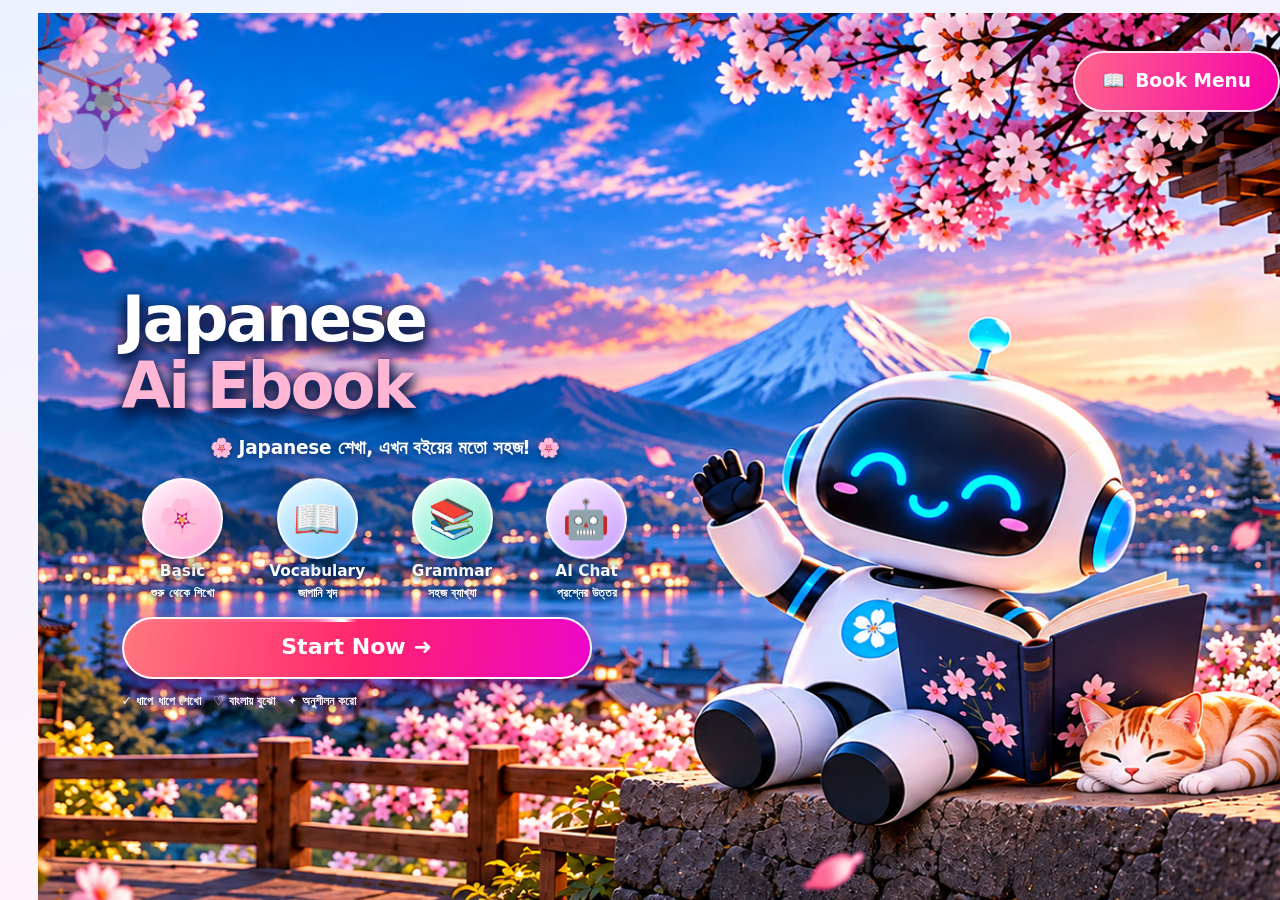
<file: Japanese_Ai_Ebook/index.html>
<!DOCTYPE html>

<html lang="bn"><head><meta charset="utf-8"/><meta content="width=device-width,initial-scale=1,viewport-fit=cover" name="viewport"/><title>Japanese Ai Ebook 🌸 | বাংলা Japanese Learning eBook</title><meta name="theme-color" content="#172554"/><meta name="description" content="বাংলায় জাপানি শেখার অনলাইন বই: Basic, Vocabulary, Grammar, Quiz এবং AI Teacher।"/><style>
:root{font-family:system-ui,'Noto Sans Bengali','Noto Sans JP',sans-serif;color:#16233c;background:#eef3ff}*{box-sizing:border-box}body{margin:0}header{background:linear-gradient(120deg,#243b9b,#6e4de2);color:white;padding:28px 16px;text-align:center}h1{margin:0;font-size:clamp(24px,5vw,38px)}header p{opacity:.9}.wrap{max-width:900px;margin:auto;padding:18px}.panel{background:white;border-radius:18px;padding:22px;margin:16px 0;box-shadow:0 8px 26px #23367513}.nav{display:flex;gap:10px;justify-content:center;flex-wrap:wrap;margin-top:16px}button{cursor:pointer;border:0;border-radius:12px;padding:12px 16px;font:inherit;font-weight:700;background:#e7ebff;color:#243b9b}button.primary{background:#4257d9;color:white}button:disabled{opacity:.55;cursor:not-allowed}.nav button{background:#ffffff25;color:white;border:1px solid #ffffff55}.nav button.active{background:white;color:#27399d}.hidden{display:none!important}.grammar{border-left:5px solid #6d5af4}.grammar h3{color:#303eb0}.lesson-heading{padding:10px 6px;color:#303eb0}.ex{background:#f5f7ff;border-radius:12px;padding:12px 14px;margin:9px 0}.jp{font-size:1.22rem;font-weight:750}.rom{color:#56637c}.bn{color:#216248}.tip{background:#fff6dd;padding:12px;border-radius:10px}.vocab{display:grid;grid-template-columns:repeat(auto-fit,minmax(220px,1fr));gap:10px}.word{padding:12px;border:1px solid #e1e7fa;border-radius:12px}.muted{color:#586581}.choices{display:grid;gap:10px;margin:20px 0}.choice{text-align:left;background:#f2f5ff;border:2px solid transparent;color:#1d2d57;font-weight:600}.choice.selected{border-color:#5364df;background:#e4e9ff}.choice.correct{background:#d7f7e4;border-color:#25955b}.choice.wrong{background:#ffe2e2;border-color:#df5252}.row{display:flex;gap:10px;flex-wrap:wrap;align-items:center}.progress{height:10px;background:#e5eaff;border-radius:99px;overflow:hidden}.bar{height:100%;background:#5969df;width:0}.stat{font-weight:700;color:#3146af}.score{font-size:2.1rem;color:#3449c1}.settings{display:flex;gap:14px;flex-wrap:wrap;align-items:center}select{font:inherit;border:1px solid #cdd5ed;border-radius:10px;padding:9px;background:white}footer{text-align:center;padding:24px;color:#65708a}@media(max-width:500px){.wrap{padding:10px}.panel{padding:16px}button{width:100%}.nav button{width:auto}.settings select{width:100%}}

.quick-grid{display:grid;grid-template-columns:repeat(2,minmax(0,1fr));gap:12px;margin-top:12px}.quick{border:2px solid #cbd5ff;background:#f6f8ff;color:#233a94;padding:18px 10px;border-radius:16px;font-weight:800;font-size:1rem;line-height:1.7;cursor:pointer}.quick small{font-size:.78rem;color:#475569;font-weight:500}.quick:active{background:#dfe6ff}@media(max-width:360px){.quick-grid{gap:8px}.quick{font-size:.9rem;padding:12px 5px}}

.basic-table{width:100%;border-collapse:collapse;font-size:.91rem}.basic-table th,.basic-table td{border:1px solid #d9e2f5;padding:9px 6px;text-align:center}.basic-table th{background:#e6eaff;color:#263b8e}.basic-table td{background:#fff}.basic-table .kana{font-size:1.35rem;font-weight:750;color:#2638a4}.table-scroll{overflow-x:auto;-webkit-overflow-scrolling:touch}.basics-group{margin:16px 0}.basics-group summary{cursor:pointer;font-size:1.1rem;font-weight:750;color:#263ca0;padding:8px}.basics-group[open]{padding-bottom:12px}.subnote{font-size:.91rem;color:#536581}.intro-example{padding:12px;border-radius:12px;background:#f4f7ff;margin:9px 0}

.ai-chat{display:flex;flex-direction:column;gap:12px}.ai-messages{height:min(55vh,500px);min-height:260px;overflow-y:auto;border:1px solid #dae2fb;border-radius:14px;background:#f8faff;padding:12px}.ai-msg{padding:11px 13px;margin:9px 0;border-radius:14px;max-width:95%;white-space:pre-wrap;overflow-wrap:anywhere;line-height:1.65}.ai-msg.assistant{background:#e9efff;margin-right:20px}.ai-msg.user{background:#dcf9e9;margin-left:20px}.ai-tools{display:flex;gap:8px;flex-wrap:wrap}.ai-tools button{font-size:.88rem;padding:9px}.ai-input{display:flex;gap:8px;align-items:stretch}.ai-input textarea{flex:1;width:100%;resize:vertical;min-height:68px;padding:12px;font:inherit;border:1px solid #cbd5ee;border-radius:12px}.ai-input button{min-width:85px}.ai-settings input{width:100%;max-width:600px;border:1px solid #cdd5ed;border-radius:10px;padding:11px;font:inherit}.ai-note{font-size:.9rem;color:#576780}.ai-msg.pending{opacity:.7}@media(max-width:500px){.ai-input{flex-direction:column}.ai-input button{width:100%}}

.ask-ai-btn{background:#e8f7ef;color:#116a45;border:1px solid #a6dfc0;padding:8px 12px;margin:6px 0 2px 7px;border-radius:12px;font-size:.9rem}
.ask-ai-btn:hover{background:#cceddd}
.ai-context{display:none;padding:12px;background:#eef9f3;border-left:4px solid #1f9c68;border-radius:10px;color:#174c37;margin-bottom:10px;white-space:pre-wrap;overflow-wrap:anywhere}
.ai-context.visible{display:block}

.voice-status{font-size:.9rem;color:#435475;margin:6px 0 12px;min-height:1.3rem}
/* Compact chat composer: microphone input and send, text-only replies */
.ai-chat-composer{display:flex;flex-direction:row;align-items:center;gap:10px;border:3px solid #bde8f6;background:#fff;border-radius:24px;padding:9px 10px;position:relative;box-shadow:0 2px 8px #bdd9ed33}
.ai-chat-composer textarea{flex:1;min-width:0;width:auto;min-height:46px;max-height:150px;border:0!important;background:transparent;outline:none;box-shadow:none!important;resize:none;padding:10px 7px;font-size:1.02rem;line-height:1.5}
.ai-compose-actions{display:flex;flex:0 0 auto;align-items:center;gap:8px}
.ai-chat-composer .ai-circle-btn{min-width:0;width:50px;height:50px;border:0;border-radius:15px;display:inline-flex;align-items:center;justify-content:center;padding:0;font-size:24px;color:#fff;background:linear-gradient(125deg,#127bb0,#10b5c4);cursor:pointer;line-height:1}
.ai-chat-composer .ai-circle-btn:disabled{opacity:.55;cursor:not-allowed}
.ai-chat-composer .ai-circle-btn.is-off{background:#8394af}
.ai-chat-composer .ai-circle-btn.recording{background:#d83656;animation:mic-pulse 1.1s infinite alternate}
@keyframes mic-pulse{to{box-shadow:0 0 0 6px #fa67832d}}
.mic-selector{position:relative}
.mic-language-menu{position:absolute;bottom:calc(100% + 14px);right:-10px;z-index:99;background:#fff;border:1px solid #cbd8f4;border-radius:15px;box-shadow:0 9px 28px #2434562f;padding:8px;min-width:205px;display:flex;flex-direction:column;gap:5px}
.mic-language-menu[hidden]{display:none}
.mic-language-menu button{width:100%;min-width:0;padding:12px 10px;text-align:left;background:#eef3ff;color:#12388b;font-size:.95rem;border:0;border-radius:11px;cursor:pointer}
.mic-language-menu button:hover{background:#deebff}
.voice-status{margin-top:12px}
@media(max-width:500px){.ai-chat-composer{flex-direction:row;gap:4px;padding:6px;border-radius:19px}.ai-chat-composer textarea{font-size:.9rem;padding:10px 4px;min-height:45px}.ai-compose-actions{gap:4px}.ai-chat-composer .ai-circle-btn{width:39px;height:43px;font-size:20px;border-radius:11px}.mic-language-menu{right:-43px;min-width:184px}.mic-language-menu button{width:100%}}

/* Study sounds: basics, vocabulary, grammar examples, and quiz; AI replies stay silent. */
.study-sound-settings{max-width:900px;margin:14px auto 0;padding:12px 16px;background:#fff;color:#233860;border-radius:14px;display:flex;align-items:center;justify-content:center;gap:12px;flex-wrap:wrap}
.study-sound-settings input[type=range]{width:150px;max-width:35vw;accent-color:#5364df}
.study-sound-settings button,.study-sound-btn{padding:8px 12px;font-size:.9rem;background:#dfeaff;color:#1c3f89;border:1px solid #c1d3fa;border-radius:11px}
.study-sound-settings button{width:auto}
.study-sound-status{width:100%;font-size:.87rem;text-align:center;min-height:1.2em;color:#526680}
.study-sound-btn{margin-top:8px;margin-right:7px;width:auto!important}
@media(max-width:500px){.study-sound-settings{margin:12px 10px 0;gap:8px}.study-sound-settings input[type=range]{width:120px}.study-sound-btn{font-size:.85rem}}
/* Compact individual sound controls in all six Basic Japanese groups. */
.basic-sound-btn{display:inline-flex;align-items:center;justify-content:center;min-width:30px;min-height:30px;margin:4px 1px 0;padding:4px 7px;background:#e7efff;color:#20417e;border:1px solid #b9d0f8;border-radius:9px;font-size:.83rem;cursor:pointer;vertical-align:middle}
.basic-sound-btn:focus-visible{outline:2px solid #224ee0;outline-offset:2px}
.basic-table td .basic-sound-btn{display:block;margin:4px auto 0}
.intro-example .basic-sound-btn{margin-top:7px}
@media(max-width:480px){.basic-sound-btn{min-width:34px;min-height:34px}.basic-table td{padding:8px 3px}}


/* Home Page - Left Content Position */
@media (min-width: 769px) {
  .hero-content {
    transform: translateY(35px);
  }
}

/* Responsive digital textbook: desktop, Chromebook, Android, iPhone and iPad. */
:root{--book-bg:#f1f5fb;--book-ink:#17243c;--book-blue:#2847ac;--book-ring:#5576e0;scroll-behavior:smooth}
html{min-width:0;scroll-padding-top:20px;-webkit-text-size-adjust:100%}
body{min-width:0;overflow-x:hidden;background:var(--book-bg);color:var(--book-ink);line-height:1.65}
header{position:relative;padding:34px max(16px,env(safe-area-inset-right)) 22px;background:linear-gradient(132deg,#162c74 0%,#3449b4 52%,#6a57c7 100%)}
header h1{max-width:1020px;margin:0 auto;font-size:clamp(1.65rem,3.6vw,2.75rem);line-height:1.25;letter-spacing:-.025em}
header>p{font-size:clamp(.88rem,1.6vw,1.03rem);line-height:1.6;margin:12px auto;max-width:800px}
.wrap{width:min(100%,1180px);max-width:1180px;padding:clamp(12px,2.4vw,30px);margin:auto}
.panel{padding:clamp(17px,2.5vw,30px);border:1px solid #e3e9f5;border-radius:18px;margin:0 0 18px;box-shadow:0 5px 22px #2336750d}
.panel h2{font-size:clamp(1.17rem,2.1vw,1.55rem);line-height:1.35;margin:0 0 14px}
.panel h3{line-height:1.45}
.nav{width:min(100%,1180px);margin:22px auto 0;display:flex;gap:9px;align-items:center;justify-content:center;flex-wrap:wrap}
.nav button{flex:0 1 auto;min-height:46px;line-height:1.3;padding:11px 15px;border-radius:12px;white-space:normal;text-align:center;transition:background .15s ease,border-color .15s ease}
.nav button.active{box-shadow:0 4px 12px #101c6140}
button{touch-action:manipulation;transition:filter .15s ease,transform .15s ease}
button:hover:not(:disabled){filter:brightness(.97)}
button:focus-visible,input:focus-visible,textarea:focus-visible,select:focus-visible,summary:focus-visible{outline:3px solid var(--book-ring);outline-offset:3px}
button:active:not(:disabled){transform:translateY(1px)}
.basic-table{min-width:550px;font-size:.95rem}
.basic-table td,.basic-table th{white-space:normal;vertical-align:middle}
.table-scroll{max-width:100%;overflow:auto;overscroll-behavior-x:contain;border-radius:12px;border:1px solid #dae3f6}
.basic-table .kana{font-size:clamp(1.35rem,2.6vw,1.7rem)}
.basics-group{border:1px solid #e3e9f5;border-radius:12px;padding:5px 10px;margin:14px 0}
.basics-group summary{line-height:1.6;min-height:42px;list-style-position:inside}
.intro-example{border:1px solid #e2eafa;padding:14px 16px}
.jp{line-height:1.65;overflow-wrap:anywhere}
.ex{padding:clamp(12px,2vw,18px)}
.vocab{grid-template-columns:repeat(auto-fit,minmax(min(100%,245px),1fr));gap:12px}
.word{min-width:0;overflow-wrap:anywhere;padding:15px}
.quick-grid{grid-template-columns:repeat(2,minmax(0,1fr));gap:13px}
.quick{min-height:106px;display:block;padding:16px;font-size:1.02rem}
.settings{align-items:flex-start}
select{min-height:42px;max-width:100%}
.choices .choice{width:100%;min-height:54px;text-align:left;white-space:normal;overflow-wrap:anywhere}
.study-sound-settings{width:min(100%,1050px);max-width:1050px;padding:13px 16px;box-shadow:0 7px 25px #111d4a30}
.study-sound-settings input[type=range]{min-width:115px}
.study-sound-btn,.basic-sound-btn{min-height:42px;min-width:44px}
.basic-table td .basic-sound-btn{min-width:36px;min-height:36px}
.ai-messages{height:clamp(310px,52dvh,610px);min-height:310px;overscroll-behavior:contain}
.ai-msg{max-width:min(92%,760px);line-height:1.75}
.ai-chat-composer{min-width:0;max-width:100%;border-width:2px;border-radius:20px;align-items:center}
.ai-chat-composer textarea{font-size:16px;min-width:0;max-width:100%;min-height:48px}
.ai-chat-composer .ai-circle-btn{flex:0 0 auto;min-width:44px;min-height:44px}
.ai-tools{align-items:center}
.ai-tools button{min-height:42px}
#ai,#words,#learn,#exam,#basics{min-width:0}
footer{padding:24px 16px calc(24px + env(safe-area-inset-bottom))}
@media (min-width:900px){
 .panel{margin-bottom:22px}
 .quick-grid{grid-template-columns:repeat(3,minmax(0,1fr))}
 .nav button{flex:1 1 175px;max-width:235px}
 .ai-messages{padding:20px}
}
@media (min-width:600px) and (max-width:899px){
 .wrap{padding:22px}
 .nav button{flex:1 1 28%;max-width:none}
 .quick-grid{grid-template-columns:repeat(2,minmax(0,1fr))}
 .study-sound-settings{width:calc(100% - 44px)}
}
@media (max-width:599px){
 header{padding:24px 0 16px}
 header h1,header>p{padding-left:16px;padding-right:16px}
 .nav{flex-wrap:nowrap;justify-content:flex-start;overflow-x:auto;overflow-y:hidden;padding:5px 12px 12px;margin:14px 0 0;scroll-snap-type:x proximity;scrollbar-width:thin;-webkit-overflow-scrolling:touch}
 .nav button{width:auto!important;min-width:138px;flex:0 0 auto;scroll-snap-align:start;padding:10px 12px;min-height:46px}
 .wrap{padding:12px}
 .panel{padding:17px 14px;border-radius:14px;margin-bottom:12px}
 .quick-grid{grid-template-columns:repeat(2,minmax(0,1fr));gap:9px}
 .quick{min-height:94px;font-size:.92rem;padding:12px 8px}
 .study-sound-settings{margin:8px 12px 0;width:calc(100% - 24px);gap:8px;padding:11px;border-radius:12px}
 .study-sound-settings label{font-size:.85rem}
 .study-sound-settings input[type=range]{width:100px;min-width:85px;max-width:35vw}
 .study-sound-settings button{min-height:43px;flex:1 1 110px}
 .basic-table{min-width:480px;font-size:.9rem}
 .basic-table td,.basic-table th{padding:8px 5px}
 .table-scroll{margin-left:-2px;margin-right:-2px}
 .ai-messages{height:min(53dvh,490px);min-height:300px;padding:10px}
 .ai-msg{max-width:95%;margin:7px 0;line-height:1.65}
 .ai-chat-composer{flex-direction:row!important;gap:5px;padding:6px}
 .ai-chat-composer textarea{flex:1 1 0!important;font-size:16px!important;min-height:46px;padding:9px 3px}
 .ai-compose-actions{flex:0 0 auto;gap:5px}
 .ai-chat-composer .ai-circle-btn{width:44px!important;height:46px!important;min-height:44px;font-size:20px}
 .mic-language-menu{right:-44px}
 .ai-input{flex-direction:row}
 .ai-input button{width:auto}
 .row{align-items:center}
 .row>button{width:auto}
}
@media(max-width:370px){
 .nav button{min-width:126px;font-size:.87rem}
 .quick-grid{gap:7px}
 .quick{font-size:.86rem}
 .ai-chat-composer .ai-circle-btn{width:40px!important;height:44px!important}
 .ai-chat-composer textarea{padding:7px 1px}
}
@media(prefers-reduced-motion:reduce){*,*::before,*::after{scroll-behavior:auto!important;animation-duration:.01ms!important;transition-duration:.01ms!important}}


/* eBook MENU UI — visual redesign only. Existing lesson data + quiz logic preserved. */
:root{font-family:system-ui,'Noto Sans Bengali','Noto Sans JP',sans-serif;color:#1c2d4a;background:#f4f7fc;--book-blue:#2847a5;--book-purple:#6357db}
body{background:linear-gradient(180deg,#edf3ff 0,#f9fbff 55%,#f1f5fc 100%);color:#1d2c49}
header{padding:18px 18px 20px;background:linear-gradient(128deg,#243c91,#5853cf 60%,#7589ee);text-align:left}
header>h1,header>p,header>.nav,header>.study-sound-settings,header>.book-brand{max-width:1160px;margin-left:auto;margin-right:auto}
header h1{font-size:clamp(1.65rem,3.8vw,2.6rem);margin:14px auto 5px}
header p{color:#e7ecff;margin-top:0;margin-bottom:12px}
.book-brand{display:flex;align-items:center;justify-content:space-between;color:white;font-size:.9rem;font-weight:800;gap:12px}
.book-home-link{width:auto!important;border:1px solid #ffffff66;background:#ffffff24;color:#fff;padding:8px 14px;font-size:.88rem}
header .nav{justify-content:flex-start;flex-wrap:nowrap;overflow:auto;scrollbar-width:none;padding:4px 0 10px;margin-top:13px}.nav::-webkit-scrollbar{display:none}
header .nav button{flex:0 0 auto;white-space:nowrap;background:#ffffff20;color:white;border:1px solid #ffffff48;border-radius:999px;padding:10px 16px}
header .nav button.active{background:#fff;color:#30439c}
.wrap{max-width:1180px;padding:24px 18px 40px}
.panel{border:1px solid #e1e8f6;box-shadow:0 12px 32px #253d6a12;border-radius:23px;margin:16px 0;padding:22px}
.panel h2{color:#273c86}
.book-home-page{display:block}
.book-cover{display:grid;grid-template-columns:minmax(0,1.45fr) minmax(190px,.65fr);gap:14px;overflow:hidden;min-height:270px;border-radius:28px;background:linear-gradient(127deg,#182c72,#4854d4 62%,#7986f6);color:white;box-shadow:0 22px 52px #243d8b2b;position:relative}
.book-cover-content{position:relative;z-index:1;padding:clamp(24px,4vw,48px)}.cover-overline{font-size:.77rem;font-weight:800;letter-spacing:.14em;color:#cbd7ff;margin-bottom:16px}
.book-cover h2{color:white;font-size:clamp(1.8rem,4.5vw,3.3rem);line-height:1.2;margin:0 0 14px}.book-cover h2 span{font-size:clamp(1.3rem,3vw,2.25rem)}
.book-cover p{font-size:1rem;color:#e3eaff;max-width:570px;line-height:1.8}
.cover-chips{display:flex;flex-wrap:wrap;gap:8px;margin:20px 0}.cover-chips span{padding:7px 12px;border:1px solid #ffffff3d;border-radius:999px;background:#ffffff19;font-size:.79rem}
.cover-start{background:#fff!important;color:#24378c!important;padding:13px 21px;font-weight:900;box-shadow:0 8px 22px #15215b33;width:auto!important}.cover-start span{margin-left:14px}
.cover-art{display:grid;place-items:center;padding:22px}.cover-art-inner{width:min(100%,250px);aspect-ratio:3/3.7;transform:rotate(8deg);background:linear-gradient(150deg,#fafcff,#dbe5ff);border-radius:8px 22px 22px 8px;color:#3f4dbc;border-left:13px solid #b7c6fb;display:flex;flex-direction:column;align-items:center;justify-content:center;font-size:7rem;font-weight:800;box-shadow:16px 18px 27px #0c194e5c}.cover-art-inner span{font-size:1.1rem;letter-spacing:4px;color:#6c76b9}
.menu-intro{padding:27px 4px 10px}.menu-intro h2{font-size:clamp(1.35rem,2.7vw,2.1rem);margin:5px 0;color:#233b81}.menu-intro p{color:#61718f;line-height:1.8;margin:0}.menu-eyebrow{font-size:.75rem;font-weight:900;letter-spacing:.16em;color:#526ed1}
.book-menu-grid{display:grid;grid-template-columns:repeat(3,minmax(0,1fr));gap:16px}
.chapter-card{display:flex;flex-direction:column;align-items:flex-start;min-height:235px;padding:22px;text-align:left;background:#fff;border:1px solid #dce5f8;border-radius:23px;box-shadow:0 12px 30px #263c8710;color:#172d58;transition:transform .18s ease,box-shadow .18s ease,border-color .18s ease}
.chapter-card:hover{transform:translateY(-4px);box-shadow:0 20px 42px #263c8723;border-color:#9dabff}.chapter-card:focus-visible{outline:3px solid #6e84e9;outline-offset:3px}
.chapter-index{color:#6b79a0;font-size:.72rem;font-weight:900;letter-spacing:.1em}.chapter-icon{font-size:2.2rem;margin:11px 0}.chapter-card strong{font-size:1.17rem;margin-bottom:7px}.chapter-card small{font-size:.89rem;color:#637390;line-height:1.7;font-weight:500}.chapter-action{margin-top:auto;padding-top:16px;color:#425dd1;font-weight:900;font-size:.88rem}.chapter-ai{background:linear-gradient(160deg,#f3f8ff,#eaf8f2)}
.book-breadcrumb{display:flex;align-items:center;gap:9px;padding:5px 0 12px;font-size:.9rem;color:#70809c}.book-breadcrumb button{width:auto!important;border:1px solid #cfdaf4;background:#fff;color:#2f49a0;padding:9px 13px;font-size:.88rem}
.vocab{grid-template-columns:repeat(auto-fit,minmax(235px,1fr));gap:12px}.word{background:#fcfdff;border:1px solid #e1e8f8;border-radius:16px;padding:15px}
.basic-table td,.basic-table th{font-size:.9rem}.table-scroll{overflow:auto;-webkit-overflow-scrolling:touch}
button{touch-action:manipulation}.ai-chat-composer textarea{min-width:0}.ai-chat-composer{max-width:100%}
@media(min-width:1024px){.book-menu-grid{grid-template-columns:repeat(3,1fr)}}
@media(max-width:900px){.book-menu-grid{grid-template-columns:repeat(2,minmax(0,1fr))}.book-cover{grid-template-columns:1.6fr .7fr}.cover-art-inner{font-size:5rem}}
@media(max-width:600px){header{padding:15px 12px 15px}header h1{font-size:1.55rem}header>p{font-size:.89rem}.wrap{padding:14px 10px 26px}.book-cover{grid-template-columns:1fr;min-height:0;border-radius:22px}.book-cover-content{padding:24px 20px}.cover-art{display:none}.cover-chips span{font-size:.72rem}.book-menu-grid{grid-template-columns:1fr;gap:11px}.chapter-card{min-height:0;padding:17px 18px;border-radius:19px}.chapter-icon{font-size:1.8rem;margin:7px 0}.chapter-card strong{font-size:1.08rem}.chapter-action{padding-top:10px}.menu-intro{padding:22px 4px 10px}.panel{padding:15px;border-radius:17px}.vocab{grid-template-columns:1fr}.nav{gap:7px}header .nav button{padding:9px 12px;font-size:.87rem}.book-breadcrumb{flex-wrap:wrap}.study-sound-settings{margin-left:auto!important;margin-right:auto!important}}
@media(prefers-reduced-motion:reduce){.chapter-card{transition:none}.chapter-card:hover{transform:none}}

/* Full-screen focus chat: no Home screen or eBook header while chatting. */
body.ai-fullscreen{overflow:hidden}
body.ai-fullscreen > header,body.ai-fullscreen > footer{display:none!important}
body.ai-fullscreen > main.wrap{max-width:none!important;margin:0!important;padding:0!important;width:100%!important}
body.ai-fullscreen #ai{position:fixed;inset:0;z-index:1000;display:flex!important;flex-direction:column;min-width:0;background:#f2f6ff;padding:0!important;overflow:hidden}
body.ai-fullscreen #ai .book-breadcrumb{display:none!important}
body.ai-fullscreen #ai > .panel{display:flex;flex:1;min-height:0;flex-direction:column;width:100%;max-width:1100px;margin:0 auto!important;padding:0!important;border:0!important;border-radius:0!important;background:#fff;box-shadow:0 0 45px #213b7814!important}
body.ai-fullscreen #ai > .panel > h2,
body.ai-fullscreen #ai > .panel > p:not(#micStatus):not(#aiStatus){display:none!important}
.ai-fullscreen-header{display:none;align-items:center;justify-content:space-between;gap:12px;padding:12px 18px;background:#fff;border-bottom:1px solid #e2e8f7;box-shadow:0 3px 14px #1f368012;flex:0 0 auto}
.ai-fullscreen-header strong{font-size:1.12rem;color:#253d91}
.ai-fullscreen-header button{width:auto!important;background:#eef3ff;color:#24469f;border:1px solid #d5dff7;padding:10px 13px;white-space:nowrap}
body.ai-fullscreen .ai-fullscreen-header{display:flex}
body.ai-fullscreen #ai .ai-chat{flex:1;min-height:0;display:flex;flex-direction:column;gap:8px;padding:10px clamp(12px,3vw,24px) max(12px,env(safe-area-inset-bottom))}
body.ai-fullscreen #ai .ai-messages{flex:1;height:auto!important;min-height:0!important;overflow-y:auto;overscroll-behavior:contain;border-radius:18px}
body.ai-fullscreen #ai #aiContext{max-height:90px;overflow-y:auto;margin:0}
body.ai-fullscreen #ai .ai-tools{flex:0 0 auto;overflow-x:auto;flex-wrap:nowrap;padding:3px 0;scrollbar-width:none}
body.ai-fullscreen #ai .ai-tools button{flex:0 0 auto;width:auto!important}
body.ai-fullscreen #ai #micStatus,body.ai-fullscreen #ai #aiStatus{flex:0 0 auto;margin:0!important;font-size:.84rem}
body.ai-fullscreen #ai #aiForm{flex:0 0 auto;margin:0}
@media(max-width:640px){.ai-fullscreen-header{padding:10px 12px}.ai-fullscreen-header strong{font-size:.95rem}.ai-fullscreen-header button{font-size:.85rem;padding:9px 10px}body.ai-fullscreen #ai .ai-chat{padding:8px 9px max(9px,env(safe-area-inset-bottom))}body.ai-fullscreen #ai .ai-msg{max-width:100%;margin-left:0;margin-right:0}body.ai-fullscreen #ai .ai-tools{gap:6px}body.ai-fullscreen #ai .ai-tools button{font-size:.82rem;padding:8px}}

/* Reference-inspired immersive AI learning chat. No TTC festival content. */
body.ai-fullscreen #ai{background:linear-gradient(135deg,#edf7fc 0%,#e4f5fb 60%,#f5faff 100%);}
body.ai-fullscreen #ai>.panel{max-width:none!important;background:transparent!important;box-shadow:none!important;}
body.ai-fullscreen .ai-fullscreen-header{background:linear-gradient(112deg,#0c2345 0%,#0e3d5d 55%,#107d9b 100%)!important;color:#fff;min-height:112px;padding:18px clamp(18px,3.5vw,56px);border:0;box-shadow:0 12px 22px #0d385016;}
body.ai-fullscreen .ai-fullscreen-header strong{display:block;color:#fff;font-size:clamp(1.3rem,2.2vw,1.95rem);line-height:1.3;}
body.ai-fullscreen .ai-fullscreen-header .chat-header-sub{display:block;color:#d7ecff;font-size:.85rem;font-weight:500;margin-top:5px;}
body.ai-fullscreen .ai-fullscreen-header .chat-online{display:inline-flex;color:#dcfff1;font-size:.73rem;border:1px solid #24bca7;padding:3px 10px;border-radius:999px;margin-top:7px;}
body.ai-fullscreen .ai-fullscreen-header button{background:#ffffff14;color:white;border:1px solid #ffffff61;border-radius:999px;padding:11px 19px;}
body.ai-fullscreen #ai .ai-chat{width:100%;padding:0!important;gap:0;background:transparent;}
body.ai-fullscreen #ai .ai-messages{width:100%;height:auto!important;flex:1;min-height:0;overflow-y:auto;max-width:none;margin:0;padding:clamp(20px,4vw,46px) clamp(12px,4vw,70px);background:transparent;border:0;border-radius:0;}
body.ai-fullscreen #ai .ai-msg{max-width:min(900px,89%);border-radius:23px;padding:16px 20px;font-size:clamp(.95rem,1.4vw,1.1rem);box-shadow:0 10px 24px #16476713;}
body.ai-fullscreen #ai .ai-msg.assistant{background:#fff;color:#23415d;margin-right:auto;margin-left:0;}
body.ai-fullscreen #ai .ai-msg.user{background:#daf9eb;color:#174835;margin-left:auto;margin-right:0;}
body.ai-fullscreen #ai .ai-tools{padding:9px clamp(12px,3vw,42px);margin:0;gap:8px;background:#ffffffb8;border-top:1px solid #d8ebf3;}
body.ai-fullscreen #ai .ai-tools button{background:#ecfaff;border:1px solid #b9dfef;color:#075674;font-size:.87rem;border-radius:14px;}
body.ai-fullscreen #ai #aiContext{background:#def7f0;border:1px solid #b9eadd;border-left:4px solid #0e977b;margin:6px clamp(12px,3vw,42px) 0;max-height:84px;padding:8px 12px;}
body.ai-fullscreen #ai #micStatus{background:#f4fbff;color:#587187;padding:5px clamp(12px,3vw,42px);}
body.ai-fullscreen #ai #aiForm{position:relative;max-width:none;width:calc(100% - clamp(16px,4vw,72px));align-self:center;margin:8px 0 max(10px, env(safe-area-inset-bottom))!important;border:4px solid #b9eaf8;border-radius:24px;padding:9px 12px;background:#fff;box-shadow:0 16px 30px #124c6a16;}
body.ai-fullscreen #ai #aiForm textarea{min-height:49px;font-size:1rem;}
body.ai-fullscreen #ai #aiForm .ai-circle-btn{background:linear-gradient(135deg,#087eaf,#0fb1c6);border-radius:15px;}
body.ai-fullscreen #ai #aiStatus{padding:4px clamp(12px,3vw,42px);background:#f4fbff;color:#45647e;}
@media(max-width:650px){body.ai-fullscreen .ai-fullscreen-header{min-height:88px;padding:12px 14px;}body.ai-fullscreen .ai-fullscreen-header strong{font-size:1.2rem;}body.ai-fullscreen .ai-fullscreen-header button{padding:8px 11px;font-size:.83rem;}body.ai-fullscreen #ai .ai-messages{padding:14px 11px;}body.ai-fullscreen #ai .ai-msg{max-width:97%;padding:13px 14px;border-radius:17px;}body.ai-fullscreen #ai #aiForm{width:calc(100% - 16px);padding:6px;border-width:2px;}body.ai-fullscreen #ai #aiForm textarea{font-size:.94rem;}body.ai-fullscreen #ai .ai-tools{padding:7px 9px;}}

/* Step-by-step eBook menu & lesson picker; shared responsive layout */
.lesson-choice-grid{display:grid;grid-template-columns:repeat(2,minmax(0,1fr));gap:18px;margin:22px 0}
.lesson-choice{display:flex;flex-direction:column;text-align:left;gap:12px;min-height:205px;padding:22px;border-radius:22px;background:linear-gradient(135deg,#ffffff,#eef5ff);border:2px solid #d9e5ff;color:#173665;box-shadow:0 12px 30px #133b7812;transition:transform .15s,box-shadow .2s}
.lesson-choice:hover{transform:translateY(-3px);box-shadow:0 20px 36px #133b7822}
.lesson-choice-icon{font-size:2.3rem}.lesson-choice strong{font-size:1.4rem}.lesson-choice small{font-weight:500;color:#5a6c85}.lesson-choice>span:last-child{margin-top:auto;color:#244bb3;font-size:.93rem}
.reading-panel{max-width:1000px;margin-left:auto;margin-right:auto}.reading-item{margin:16px 0;padding:18px;background:#f7faff;border:1px solid #dce8fd;border-radius:18px}.reading-item .jp{font-size:1.35rem;line-height:1.8}.reading-item .bn{margin:8px 0}
.book-pager{display:flex;align-items:center;justify-content:space-between;gap:12px;margin:22px 0 35px;padding:14px;background:#fff;border:1px solid #dce6f7;border-radius:20px;box-shadow:0 10px 20px #1532760d}.book-pager button{width:auto;min-height:48px}.book-prev{background:#eaf0ff;color:#26469a}.book-next{background:linear-gradient(120deg,#3558c6,#1595c1);color:white}
@media(max-width:680px){.lesson-choice-grid{grid-template-columns:1fr;gap:12px}.lesson-choice{min-height:150px;padding:17px;gap:7px}.book-pager{padding:10px;gap:8px}.book-pager button{flex:1;padding:12px 7px;font-size:.89rem}}


/* =============================================
   JAPANESE AI EBOOK • PREMIUM DIGITAL BOOK DESIGN
   Visual design only: lesson data / AI / quiz logic kept.
============================================= */
:root{
  --ebook-navy:#152747;--ebook-indigo:#3b4fbd;--ebook-violet:#6c65ef;
  --ebook-accent:#12a8a2;--ebook-milk:#f9fafc;--ebook-cream:#fffdf7;
  --ebook-border:#e0e7f3;--ebook-muted:#6b7892;
  --ebook-shadow:0 19px 50px rgba(22,41,79,.075);
  --ebook-type-scale:1;
  font-family:system-ui,-apple-system,'Noto Sans Bengali','Noto Sans JP',sans-serif;
}
*{box-sizing:border-box}
html{scroll-behavior:smooth;scroll-padding-top:40px}
body{min-width:0;max-width:100%;background:linear-gradient(180deg,#f7f9fe,#f2f5fc 68%,#eef3fb);color:var(--ebook-navy);font-feature-settings:'kern';-webkit-font-smoothing:antialiased}
button{transition:background .16s ease,transform .16s ease,box-shadow .2s ease}
button:focus-visible,a:focus-visible,select:focus-visible,textarea:focus-visible{outline:3px solid #7c8bfa;outline-offset:3px}
button:active{transform:scale(.986)}
.hidden{display:none!important}
/* HEADER / top navigation */
header.ebook-site-header{background:linear-gradient(120deg,#15284a 0%,#193962 58%,#17607a 100%);color:#fff;padding:19px clamp(15px,3vw,36px) 19px;text-align:left;border-bottom:1px solid #2a4a72;box-shadow:0 14px 34px rgba(18,41,78,.09)}
header.ebook-site-header .book-brand{width:min(100%,1160px);margin:0 auto;font-size:.89rem;gap:12px;color:#dbeafe}
header.ebook-site-header .book-brand span{display:inline-flex;align-items:center;gap:7px}
header.ebook-site-header .book-home-link{background:#ffffff16;color:#fff;border:1px solid #ffffff42;border-radius:999px;padding:9px 15px}
header.ebook-site-header .header-description{width:min(100%,1160px);margin:21px auto 16px}
header .header-eyebrow{display:block;font-size:.69rem;letter-spacing:.19em;color:#a8f1ed;font-weight:800;margin-bottom:7px}
header.ebook-site-header h1{font-size:clamp(1.55rem,3.5vw,2.6rem);line-height:1.29;letter-spacing:-.025em;font-weight:850;margin:0;color:#fff}
header.ebook-site-header .header-description p{font-size:.95rem;color:#d3e3f7;opacity:1;margin:7px 0 0}
header.ebook-site-header .nav{max-width:1160px;margin:0 auto;display:flex;gap:8px;justify-content:flex-start;flex-wrap:nowrap;padding:5px 0 11px;overflow-x:auto;scrollbar-width:none}
header.ebook-site-header .nav button{background:#ffffff13;border:1px solid #ffffff30;color:#dff0ff;border-radius:11px;font-size:.91rem;font-weight:750;padding:10px 16px;white-space:nowrap}
header.ebook-site-header .nav button.active,header.ebook-site-header .nav button:hover{background:#fff;color:#1f3a78;border-color:#fff}
header.ebook-site-header .study-sound-settings{width:min(100%,1160px);max-width:1160px;margin:0 auto;box-shadow:none;border-radius:13px;padding:10px 14px;background:#ffffffed;border:1px solid #ffffff5d;color:#2e4365;gap:9px}
header.ebook-site-header .study-sound-settings button{border-radius:9px;font-size:.8rem;padding:7px 11px}
header.ebook-site-header .study-sound-status{font-size:.77rem;line-height:1.35;opacity:.85}
/* READING CANVAS */
.wrap{max-width:1210px;padding:24px clamp(12px,2.9vw,35px) 60px;margin:0 auto}
.panel{border:1px solid #e1e7f0;border-radius:20px;box-shadow:var(--ebook-shadow);background:#fff;padding:clamp(17px,2.6vw,30px);margin:15px 0 18px}
.panel h2{color:#243766;font-size:clamp(1.2rem,2.2vw,1.8rem);line-height:1.42;letter-spacing:-.015em}
.panel p{line-height:1.77}
/* FIRST PAGE: COVERS, ROADMAP, MENU */
.book-home-page{display:block}
.book-cover{display:grid;grid-template-columns:minmax(0,1.25fr) minmax(270px,.78fr);min-height:395px;border-radius:27px;background:radial-gradient(ellipse at 85% 12%,#6f85e7 0%,transparent 37%),linear-gradient(115deg,#222f66 0%,#444fc5 62%,#5969dc 100%);color:#fff;box-shadow:0 30px 60px rgba(58,78,181,.23);border:1px solid rgba(255,255,255,.12);isolation:isolate;overflow:hidden;position:relative}
.book-cover::after{content:'';position:absolute;inset:0;opacity:.22;background-image:radial-gradient(circle at 12px 12px,#fff 1px,transparent 1.6px);background-size:42px 42px;pointer-events:none}
.book-cover-content{position:relative;z-index:2;padding:clamp(28px,4.1vw,57px);align-self:center}
.cover-overline{font-size:.73rem;letter-spacing:.22em;color:#c5faff;font-weight:850}
.book-cover h2{font-size:clamp(2.05rem,4.4vw,3.75rem);line-height:1.16;letter-spacing:-.03em;margin:17px 0}
.book-cover h2 span{font-size:clamp(1.28rem,2.7vw,2.3rem);letter-spacing:-.01em;color:#fff}
.book-cover p{font-size:clamp(.95rem,1.55vw,1.075rem);line-height:1.82;color:#e3eaff;max-width:640px}
.cover-chips{display:flex;gap:8px;flex-wrap:wrap;margin:22px 0 23px}
.cover-chips span{display:inline-flex;border-radius:999px;background:#ffffff19;border:1px solid #ffffff34;padding:7px 12px;color:#eef5ff;font-weight:750;font-size:.76rem}
.cover-start{border-radius:12px;background:#fff!important;color:#283b87!important;border:1px solid #fff;padding:12px 19px!important;box-shadow:0 12px 25px #1c2a8e25!important;font-weight:850;min-height:48px;width:auto!important}
.cover-start span{font-size:1.18rem;margin-left:8px}
.cover-art{display:flex!important;align-items:center;justify-content:center;position:relative;z-index:1;min-height:330px;padding:15px 25px}
.ebook-visual{width:290px;height:320px;position:relative;display:flex;align-items:center;justify-content:center}
.ebook-shadow-book{position:absolute;transform:rotate(15deg) translate(32px,8px);width:205px;height:270px;border-radius:13px 22px 22px 13px;background:#8be0e7;border:7px solid #a9e9ef;box-shadow:16px 18px 0 rgba(12,29,107,.10)}
.ebook-front-book{position:relative;transform:rotate(-7deg);width:203px;height:277px;border-radius:12px 20px 20px 12px;background:linear-gradient(135deg,#fffefd,#f0f5ff 100%);color:#2e4e9e;box-shadow:10px 20px 25px #14226755,4px 1px 0 #cad6f3,6px 1px 0 #7d98d3;border-left:11px solid #acd0ff;padding:19px 14px;display:flex;flex-direction:column;align-items:center;justify-content:space-between;overflow:hidden}
.ebook-front-book::before{content:'';position:absolute;left:10px;top:0;bottom:0;width:2px;background:#bfd2f4}
.ebook-mini-label{font-size:.71rem;font-weight:850;letter-spacing:.18em;color:#607ac4}
.ebook-giant-kana{font-size:7.15rem;font-weight:750;line-height:1;color:#3e55b3;text-shadow:2px 4px 0 #d8e4fb}
.ebook-kana-bottom{font-size:.8rem;color:#6d83b7;letter-spacing:.13em}
.ebook-mini-pill{background:#e2ebff;color:#3855af;padding:7px 11px;border-radius:999px;font-size:.59rem;font-weight:900;letter-spacing:.09em}
.ebook-sparkle{position:absolute;color:#fef08a;font-size:2.2rem;font-weight:900;text-shadow:0 6px 25px #fef08a66}.ebook-star-one{right:-9px;top:50px}.ebook-star-two{left:10px;bottom:41px}
.ebook-orbit{position:absolute;bottom:1px;right:3px;transform:rotate(10deg);font-size:.85rem;font-weight:850;color:#d3fffa;border:1px solid #ffffff63;border-radius:999px;padding:5px 12px;background:#a5d6fb22}
.ebook-journey{display:flex;align-items:center;gap:18px;justify-content:space-between;background:#fff;border:1px solid #e2e8f4;box-shadow:0 12px 30px #18386f08;border-radius:20px;padding:20px 24px;margin:21px 0 9px}
.ebook-journey-heading{max-width:280px;flex:0 0 27%}
.ebook-journey-heading span{display:block;color:#5d6dd5;font-size:.63rem;font-weight:900;letter-spacing:.13em;margin-bottom:5px}
.ebook-journey-heading strong{color:#243863;line-height:1.4;font-size:.95rem}
.ebook-journey-items{display:flex;align-items:center;justify-content:flex-end;flex-wrap:wrap;gap:7px}
.ebook-journey-items span{font-size:.82rem;color:#536486;white-space:nowrap;font-weight:800}.ebook-journey-items b{display:inline-grid;place-items:center;width:26px;height:26px;background:#edf2ff;color:#3e55b0;border-radius:50%;font-size:.69rem;margin-right:4px}.ebook-journey-items i{display:block;height:1px;width:15px;background:#d4ddf0}
.menu-intro{padding:28px 0 17px}.menu-intro .menu-eyebrow,.menu-eyebrow{font-size:.72rem;letter-spacing:.13em;color:#5c67c5;font-weight:900}.menu-intro h2{font-size:clamp(1.4rem,2.7vw,2.05rem);margin:5px 0 8px;color:#243863}.menu-intro p{color:#65738c}
.book-menu-grid{display:grid;grid-template-columns:repeat(3,minmax(0,1fr));gap:17px}
.chapter-card{position:relative;display:flex;align-items:flex-start;flex-direction:column;min-height:246px;background:#fff;border:1px solid #dfe6f1;box-shadow:0 12px 32px #20396408;border-radius:21px;padding:24px;text-align:left;color:#26395d;transition:transform .2s ease,box-shadow .2s ease,border-color .2s ease;overflow:hidden}
.chapter-card::before{content:'';position:absolute;left:0;right:0;top:0;height:5px;background:#7b78f0}
.chapter-card:nth-child(2)::before{background:#49c6ac}.chapter-card:nth-child(3)::before{background:#e5ad60}.chapter-card:nth-child(4)::before{background:#798be8}.chapter-card:nth-child(5)::before{background:#f18f9e}.chapter-card:nth-child(6)::before{background:#1aa4d2}
.chapter-card:hover{transform:translateY(-5px);box-shadow:0 22px 42px #23396a18;border-color:#b6c5ec}
.chapter-index{font-size:.66rem;font-weight:900;letter-spacing:.1em;color:#71819c}
.chapter-icon{width:57px;height:57px;display:grid;place-items:center;border-radius:16px;background:#f0efff;font-size:1.8rem;margin:15px 0 14px}
.chapter-card:nth-child(2) .chapter-icon{background:#e7f9f3}.chapter-card:nth-child(3) .chapter-icon{background:#fff4e5}.chapter-card:nth-child(4) .chapter-icon{background:#edf1ff}.chapter-card:nth-child(5) .chapter-icon{background:#ffecf1}.chapter-card:nth-child(6) .chapter-icon{background:#e3f8ff}
.chapter-card strong{font-size:1.2rem;font-weight:850;color:#1d3155;line-height:1.25}.chapter-card small{color:#65738b;line-height:1.65;font-size:.88rem;font-weight:550;margin:9px 0}.chapter-action{display:block;margin-top:auto;padding-top:14px;color:#445dcc;font-weight:850;font-size:.87rem}
.chapter-ai{background:linear-gradient(145deg,#f7fcff,#eef5ff);border-color:#d4e8ff}
/* LESSON PICKER + READING */
.lesson-picker{max-width:1050px;margin:18px auto 30px;padding:clamp(20px,3.1vw,40px)}
.lesson-choice-grid{display:grid;grid-template-columns:repeat(2,minmax(0,1fr));gap:16px;margin:24px 0}
.lesson-choice{background:linear-gradient(160deg,#fff,#f7faff);border:1px solid #dfe7f6;border-radius:22px;padding:27px;min-height:220px;color:#243a66;box-shadow:0 12px 28px #142e6b0c}
.lesson-choice:hover{border-color:#9eb4f5;transform:translateY(-3px);box-shadow:0 20px 40px #1d41971c}.lesson-choice-icon{font-size:2.3rem}.lesson-choice strong{font-size:1.45rem;color:#263d8d}.lesson-choice small{color:#65748d;line-height:1.6}
.book-breadcrumb{margin:5px 0 14px;display:flex;align-items:center;gap:8px;flex-wrap:wrap;color:#71819b}.book-breadcrumb button{background:#e9efff;color:#3852a8;border:1px solid #d7e3ff;border-radius:12px;padding:9px 14px;width:auto!important}
.book-pager{border:1px solid #e0e7f3;background:#fff;border-radius:18px;padding:14px;box-shadow:0 12px 28px #18366c0a}.book-pager button{min-height:48px;border-radius:12px;width:auto!important}.book-next{background:linear-gradient(125deg,#4a56be,#3689bd);color:#fff}
.ebook-reader-toolbar{display:flex;align-items:center;justify-content:space-between;gap:12px;min-height:52px;padding:11px 16px;background:#fff;border:1px solid #e0e8f6;border-radius:14px;margin:6px 0 16px;color:#5f7193;font-size:.82rem;font-weight:700}
.ebook-reader-actions{display:flex;align-items:center;gap:6px}.ebook-reader-actions button{padding:6px 10px;min-width:45px;width:auto!important;border-radius:9px;background:#f0f3ff;color:#4055a4;font-weight:850}.ebook-reader-actions span{min-width:41px;text-align:center;color:#3c5076}
#words .word,#learn .grammar,#reading .reading-item{border-radius:16px;background:#fff;border:1px solid #e1e9f6;box-shadow:0 6px 18px #233f8508}
#words .vocab{display:grid;grid-template-columns:repeat(3,minmax(0,1fr));gap:13px}
#words .word{padding:16px}.jp{font-size:calc(1.22rem * var(--ebook-type-scale));line-height:1.72;overflow-wrap:anywhere}.word .jp{font-size:calc(1.24rem * var(--ebook-type-scale))}
#learn .ex{background:#f6f9ff;border:1px solid #e6edf9;border-radius:14px;padding:16px}
.reading-panel{background:#fffefd}.reading-item{padding:18px 22px;margin:13px 0}.reading-item .jp{font-size:calc(1.37rem * var(--ebook-type-scale))}.reading-item .bn{margin:8px 0}
#basics .basic-table{width:100%;min-width:440px}.table-scroll{overflow:auto;border-radius:13px;border:1px solid #e2e9f6}.basic-table th{background:#eff3ff;color:#30447b}.basic-table td{background:#fff}.basic-table .kana{font-size:calc(1.36rem * var(--ebook-type-scale))}
#ai .ai-msg{line-height:1.78}
/* mobile dock */
.ebook-mobile-dock{display:none}
/* tablet */
@media(max-width:1000px){.book-cover{grid-template-columns:minmax(0,1fr) minmax(220px,.6fr)}.book-cover-content{padding:32px}.book-menu-grid{grid-template-columns:repeat(2,minmax(0,1fr))}.ebook-journey{align-items:flex-start;flex-direction:column}.ebook-journey-heading{max-width:none}.ebook-journey-items{justify-content:flex-start}#words .vocab{grid-template-columns:repeat(2,minmax(0,1fr))}}
@media(max-width:720px){
  header.ebook-site-header{padding:13px 14px 14px}header.ebook-site-header .header-description{margin:14px auto 11px}header.ebook-site-header h1{font-size:1.42rem}header.ebook-site-header .header-description p{font-size:.8rem}
  header.ebook-site-header .nav{gap:6px;padding-bottom:8px}header.ebook-site-header .nav button{padding:8px 11px;font-size:.78rem}
  header.ebook-site-header .study-sound-settings{padding:9px;gap:7px}header.ebook-site-header .study-sound-settings label{font-size:.78rem}header.ebook-site-header .study-sound-settings input[type=range]{width:100px}header.ebook-site-header .study-sound-status{display:none}
  .wrap{padding:14px 12px calc(108px + env(safe-area-inset-bottom))}
  .book-cover{grid-template-columns:minmax(0,1fr);min-height:0;border-radius:24px}.book-cover-content{padding:30px 25px 26px}.book-cover h2{font-size:2rem;margin:14px 0}.book-cover h2 span{font-size:1.5rem}.book-cover p{font-size:.91rem}.cover-chips{gap:6px;margin:17px 0 18px}.cover-chips span{font-size:.7rem;padding:6px 10px}.cover-art{display:none!important}
  .ebook-journey{padding:17px;margin:14px 0 0;border-radius:16px;gap:12px}.ebook-journey-items{gap:8px}.ebook-journey-items i{display:none}.ebook-journey-items span{font-size:.75rem}.ebook-journey-items b{width:24px;height:24px}
  .menu-intro{padding:24px 1px 15px}.book-menu-grid{grid-template-columns:repeat(2,minmax(0,1fr));gap:10px}
  .chapter-card{padding:17px;min-height:213px;border-radius:17px}.chapter-icon{width:48px;height:48px;margin:11px 0 10px;font-size:1.5rem}.chapter-card strong{font-size:1.04rem}.chapter-card small{font-size:.8rem;margin:6px 0}.chapter-index{font-size:.59rem}.chapter-action{font-size:.77rem}
  .lesson-choice-grid{grid-template-columns:1fr;gap:11px}.lesson-choice{min-height:145px;padding:20px}.lesson-choice strong{font-size:1.23rem}
  .panel{padding:17px;margin:13px 0}.book-pager{gap:9px;padding:11px}.book-pager button{flex:1;font-size:.87rem;white-space:normal}#words .vocab{grid-template-columns:1fr}
  .ebook-mobile-dock{position:fixed;display:flex;bottom:0;left:0;right:0;z-index:75;align-items:stretch;justify-content:space-around;gap:2px;background:#ffffffeb;border-top:1px solid #dae5f4;box-shadow:0 -12px 28px #1a33621b;backdrop-filter:blur(18px);padding:9px 8px calc(9px + env(safe-area-inset-bottom));}
  .ebook-mobile-dock button{min-width:0;flex:1;display:flex;align-items:center;flex-direction:column;gap:0;background:none;border:none;color:#71819f;font-size:.8rem;font-weight:750;padding:5px 1px 3px;border-radius:10px}
  .ebook-mobile-dock button span{font-family:system-ui,'Noto Sans JP',sans-serif;font-size:1.26rem;line-height:1.3}.ebook-mobile-dock button small{font-size:.67rem}.ebook-mobile-dock button.active{color:#4559c5;background:#eef2ff}
  body.ai-fullscreen .ebook-mobile-dock{display:none!important}
}
@media(max-width:400px){.chapter-card{padding:14px;min-height:216px}.chapter-index{font-size:.54rem}.book-cover-content{padding:25px 20px}.book-cover h2{font-size:1.72rem}.book-cover h2 span{font-size:1.28rem}.ebook-reader-label{font-size:.68rem}}
@media(prefers-reduced-motion:reduce){html{scroll-behavior:auto}.chapter-card,.lesson-choice,button{transition:none!important}}


/* HOME SCREEN: category menu only, one viewport. Lessons remain scrollable. */
body.ebook-home-only{height:100dvh;overflow:hidden;display:flex;flex-direction:column}
body.ebook-home-only header.ebook-site-header{flex:0 0 auto;padding:12px clamp(12px,3vw,32px)!important;background:linear-gradient(120deg,#122a53,#126888)!important}
body.ebook-home-only header .header-description,
body.ebook-home-only header .nav,
body.ebook-home-only header #studySoundPanel{display:none!important}
body.ebook-home-only header .book-brand{max-width:1100px;margin:auto;min-height:42px}
body.ebook-home-only header .book-home-link{display:none!important}
body.ebook-home-only .wrap{flex:1;min-height:0;width:min(100%,1100px);overflow:hidden;padding:clamp(10px,2vh,18px) clamp(12px,3vw,24px)!important;margin:0 auto!important;display:flex;flex-direction:column}
body.ebook-home-only #home{display:flex!important;flex:1;min-height:0;flex-direction:column}
body.ebook-home-only #home .book-cover,
body.ebook-home-only #home .ebook-journey{display:none!important}
body.ebook-home-only #home .menu-intro{flex:0 0 auto;padding:0 2px clamp(9px,1.5vh,18px)!important;text-align:center}
body.ebook-home-only #home .menu-intro h2{font-size:clamp(1.18rem,2.4vw,1.9rem);margin:2px 0!important}
body.ebook-home-only #home .menu-intro p{font-size:clamp(.8rem,1.5vw,1rem);line-height:1.35;margin:2px 0!important}
body.ebook-home-only #home .book-menu-grid{flex:1;min-height:0;display:grid!important;grid-template-columns:repeat(3,minmax(0,1fr));grid-template-rows:repeat(2,minmax(0,1fr));gap:clamp(8px,1.3vw,15px)!important}
body.ebook-home-only #home .chapter-card{height:100%;min-height:0!important;overflow:hidden;display:flex;align-items:center;justify-content:center;text-align:center;padding:clamp(9px,1.5vw,20px)!important;gap:clamp(3px,.65vh,7px)}
body.ebook-home-only #home .chapter-index,
body.ebook-home-only #home .chapter-action{display:none!important}
body.ebook-home-only #home .chapter-icon{margin:0!important;width:auto!important;height:auto!important;padding:0!important;background:none!important;font-size:clamp(1.8rem,3vw,2.6rem)!important}
body.ebook-home-only #home .chapter-card strong{font-size:clamp(.98rem,1.8vw,1.34rem);line-height:1.2}
body.ebook-home-only #home .chapter-card small{font-size:clamp(.7rem,1.2vw,.92rem);line-height:1.3;margin:0!important;display:-webkit-box;-webkit-line-clamp:2;-webkit-box-orient:vertical;overflow:hidden}
body.ebook-home-only footer{display:none!important}
@media(max-width:720px){
 body.ebook-home-only .ebook-mobile-dock{display:none!important}
 body.ebook-home-only #home .book-menu-grid{grid-template-columns:repeat(2,minmax(0,1fr));grid-template-rows:repeat(3,minmax(0,1fr))}
 body.ebook-home-only #home .menu-intro .menu-eyebrow{font-size:.65rem}
 body.ebook-home-only header.ebook-site-header .book-brand{font-size:1rem!important}
 body.ebook-home-only #home .chapter-card{border-radius:18px!important}
 body.ebook-home-only #home .chapter-icon{font-size:clamp(1.7rem,4.7vh,2.45rem)!important}
}
@media(max-height:670px){
 body.ebook-home-only #home .menu-intro p{display:none!important}
 body.ebook-home-only #home .chapter-card small{display:none!important}
 body.ebook-home-only #home .chapter-icon{font-size:1.65rem!important}
 body.ebook-home-only #home .menu-intro{padding-bottom:6px!important}
}

/* Home page: compact, tappable list, no oversized cards or page scroll. */
body.ebook-home-only .wrap{width:min(100%,760px)!important;padding:clamp(10px,2vh,20px) 14px!important}
body.ebook-home-only #home{justify-content:center!important;gap:clamp(10px,2vh,18px)!important}
body.ebook-home-only .simple-book-heading{text-align:center;flex:0 0 auto}
body.ebook-home-only .simple-book-kicker{font-size:.68rem;letter-spacing:.13em;color:#536db1;font-weight:900}
body.ebook-home-only .simple-book-heading h2{font-size:clamp(1.35rem,3vw,1.9rem)!important;color:#172e58;margin:4px 0!important}
body.ebook-home-only .simple-book-heading p{color:#60718e;font-size:clamp(.79rem,1.6vw,.96rem);margin:0}
body.ebook-home-only .simple-menu-list{flex:0 1 auto;min-height:0;display:grid;grid-template-columns:1fr;gap:clamp(6px,1.25vh,10px)}
body.ebook-home-only .simple-menu-list button{display:flex!important;flex-direction:row!important;align-items:center!important;text-align:left!important;gap:13px!important;min-height:0!important;padding:clamp(9px,1.5vh,14px) clamp(12px,2.5vw,18px)!important;border-radius:16px!important;background:#fff!important;color:#1b3154!important;border:1px solid #dbe5f5!important;box-shadow:0 4px 14px rgba(28,57,112,.055)!important;width:100%!important;position:relative}
body.ebook-home-only .simple-menu-icon{display:flex;justify-content:center;align-items:center;flex-shrink:0;width:clamp(36px,5.6vh,46px);height:clamp(36px,5.6vh,46px);font-size:clamp(1.18rem,2.5vh,1.5rem);border-radius:12px;background:#eef3ff}
body.ebook-home-only .simple-menu-text{display:flex;flex-direction:column;gap:2px;min-width:0;flex:1}
body.ebook-home-only .simple-menu-text strong{font-size:clamp(.96rem,2.2vh,1.13rem)!important;color:#1a2e51;line-height:1.18}
body.ebook-home-only .simple-menu-text small{font-size:clamp(.71rem,1.55vh,.84rem)!important;color:#667897;line-height:1.2}
body.ebook-home-only .simple-menu-arrow{font-size:1.75rem;color:#5a6fe5;line-height:1;flex-shrink:0}
body.ebook-home-only .simple-menu-list button:hover{border-color:#a8b9ef!important;background:#f9fbff!important}
@media(max-height:570px){body.ebook-home-only .simple-book-heading p{display:none}body.ebook-home-only .simple-menu-list button{padding:6px 10px!important;gap:9px!important}body.ebook-home-only .simple-menu-icon{width:29px;height:29px;font-size:1rem}body.ebook-home-only .simple-menu-list{gap:4px}}

/* Japanese Ai Ebook: book-matched full screen cover before the lesson index */
body.ebook-cover-only{height:100dvh;overflow:hidden;background:#071736}
body.ebook-cover-only header.ebook-site-header,body.ebook-cover-only footer,body.ebook-cover-only .ebook-mobile-dock{display:none!important}
body.ebook-cover-only main.wrap{height:100dvh;max-width:none;width:100%;margin:0;padding:0!important;overflow:hidden}
body.ebook-cover-only #cover{display:flex;align-items:center;justify-content:center;position:relative;width:100%;height:100dvh;overflow:hidden;padding:clamp(16px,4vw,32px);background:radial-gradient(circle at 80% 34%,#2052a4 0%,transparent 42%),linear-gradient(155deg,#05122e 0%,#082759 55%,#182b78 100%);color:#fff}
.sakura-sky{position:absolute;inset:0;overflow:hidden;pointer-events:none}
.sakura-sky span{position:absolute;color:#edb8db;opacity:.43;font-size:2.7rem}.sakura-sky span:nth-child(1){left:7%;top:14%}.sakura-sky span:nth-child(2){left:83%;top:14%;color:#d1f8ff}.sakura-sky span:nth-child(3){right:6%;bottom:18%}.sakura-sky span:nth-child(4){left:10%;bottom:15%;color:#d1f8ff}.sakura-sky span:nth-child(5){right:20%;top:48%}
.sakura-hero-inner{position:relative;z-index:1;width:min(100%,560px);max-height:100%;display:flex;flex-direction:column;align-items:center;justify-content:center;text-align:center;gap:clamp(8px,1.8vh,18px)}
.sakura-jp-greeting{color:#a5efff;font-weight:900;font-size:clamp(1.1rem,2.9vh,1.65rem)}.sakura-jp-greeting small{display:block;color:#e9e5ff;font-size:.65em;font-weight:600}
.sakura-book-art{position:relative;flex:0 1 auto;display:grid;place-items:center;width:clamp(128px,27vh,240px);height:clamp(116px,24vh,210px);border-radius:48%;background:radial-gradient(circle,#3296ce69 0%,#2542ac22 60%,transparent 73%)}
.sakura-robot{font-size:clamp(76px,15vh,138px);filter:drop-shadow(0 12px 22px #020c2d)}.sakura-open-book{position:absolute;bottom:-5%;right:16%;font-size:clamp(44px,9vh,86px);filter:drop-shadow(0 12px 10px #020c2d)}.sakura-floating{position:absolute;top:0;right:2%;font-size:clamp(30px,5vh,50px)}
.sakura-brand-title{display:flex;flex-direction:column;line-height:1.02;text-shadow:0 6px 20px #030e3488}.sakura-brand-title span{font-size:clamp(1.3rem,4vw,2.1rem);font-weight:1000;letter-spacing:.14em;color:#c5ecff}.sakura-brand-title strong{font-size:clamp(2.45rem,8.5vw,4.8rem);font-weight:1000;letter-spacing:-.045em;background:linear-gradient(90deg,#fff,#a6ebff,#d5b4ff);-webkit-background-clip:text;background-clip:text;color:transparent}.sakura-brand-title small{font-size:clamp(.81rem,2vw,1.05rem);color:#e3eaff;margin-top:9px;font-weight:600;letter-spacing:.08em}
.sakura-hero-inner h2{font-size:clamp(1.2rem,3.1vw,1.85rem);color:#fff;margin:4px 0 0;line-height:1.25}.sakura-hero-inner p{max-width:460px;margin:0;color:#c5d8f6;font-size:clamp(.84rem,2vw,1.02rem);line-height:1.65}
.sakura-pills{display:flex;flex-wrap:wrap;justify-content:center;gap:8px}.sakura-pills span{padding:7px 11px;background:#ffffff18;border:1px solid #ffffff42;border-radius:99px;color:#e6f7ff;font-size:clamp(.75rem,1.6vw,.9rem);font-weight:750}
body.ebook-cover-only .sakura-start{width:min(100%,400px)!important;min-height:clamp(52px,7vh,72px);border:1.5px solid #b5f5ff;background:linear-gradient(100deg,#0ec8dc,#1b63fb);color:#fff;border-radius:23px;font-size:clamp(1.22rem,2.8vw,1.65rem);font-weight:950;box-shadow:0 10px 30px #15aee866}
.sakura-cover-foot{font-size:clamp(.74rem,1.7vw,.88rem);color:#a8c6eb;font-weight:650}
@media(max-height:660px){.sakura-hero-inner{gap:5px}.sakura-book-art{height:93px;width:115px}.sakura-robot{font-size:68px}.sakura-open-book{font-size:40px}.sakura-hero-inner p{font-size:.79rem;line-height:1.4}.sakura-cover-foot{display:none}}
@media(prefers-reduced-motion:reduce){.sakura-start{transition:none}}


/* Interactive illustrated Japanese Ai Ebook cover + contents (no baked-in image text). */
body.ebook-cover-only,body.ebook-home-only{background:#071638!important}
body.ebook-cover-only header,body.ebook-home-only header,body.ebook-cover-only footer,body.ebook-home-only footer,body.ebook-cover-only .ebook-mobile-dock,body.ebook-home-only .ebook-mobile-dock{display:none!important}
body.ebook-cover-only main.wrap{height:100dvh;overflow:hidden;padding:0!important;max-width:none!important;margin:0!important}
body.ebook-home-only main.wrap{max-width:960px!important;width:100%!important;padding:0 14px 24px!important;margin:auto!important}
body.ebook-cover-only #cover{min-height:100dvh;height:100dvh;padding:10px 18px calc(16px + env(safe-area-inset-bottom));display:flex;align-items:center;justify-content:center;background:radial-gradient(ellipse at 50% 42%,#235ca8 0%,#0a2466 51%,#050b2e 100%)}
#cover:before,#home:before{content:'✿ · ✦ · ✧ · ✿ · ✦ · ✧ · ✿';position:absolute;inset:4% 0 auto;text-align:center;color:#e2b2f9;opacity:.43;letter-spacing:1.7rem;pointer-events:none}
.new-cover-inner{position:relative;z-index:2;width:min(100%,520px);height:100%;max-height:920px;min-height:0;display:flex;align-items:center;justify-content:center;flex-direction:column;gap:clamp(8px,1.8vh,18px);text-align:center}
.cover-welcome{color:#ccfaff;font-size:clamp(1.25rem,3vh,1.9rem);font-weight:900}.cover-welcome span{display:block;margin-top:5px;font-size:.64em;color:#d5e6ff}
.cover-illustration{width:min(100%,425px);flex:1 1 auto;min-height:80px;max-height:47vh;border-radius:25px;background:linear-gradient(180deg,transparent 70%,#14245b 100%),url('assets/japanese-robot.webp') center 44%/cover no-repeat;box-shadow:0 20px 50px #030d3977;mask-image:linear-gradient(to bottom,transparent 0%,black 7%,black 87%,transparent 100%)}
.cover-brand{font-weight:1000;color:#fff;font-size:clamp(2rem,5.5vh,4.2rem);line-height:1.03;text-shadow:0 3px 20px #061336}.cover-brand em{display:block;font-style:normal;background:linear-gradient(90deg,#fb98d8,#f6e7ff,#75deff);-webkit-background-clip:text;background-clip:text;color:transparent}
.cover-description{color:#e6f2ff;font-size:clamp(.95rem,2vh,1.2rem);margin:0!important;max-width:100%}
.cover-quick-topics{display:flex;flex-wrap:wrap;gap:7px;justify-content:center}.cover-quick-topics span{padding:7px 10px;color:#eaf4ff;border:1px solid #9ccaff78;border-radius:99px;background:#ffffff19;font-size:clamp(.72rem,1.55vh,.9rem);font-weight:800}
body.ebook-cover-only #cover .sakura-start{width:min(100%,410px)!important;padding:12px 18px;min-height:56px;flex:0 0 auto;border-radius:99px!important;background:linear-gradient(100deg,#07cce2,#2078ff)!important;color:#fff;border:2px solid #91eeff;box-shadow:0 0 30px #12bdff80;font-size:clamp(1.25rem,2.6vh,1.65rem)}
.cover-benefits{color:#c7dbff;font-size:clamp(.75rem,1.4vh,.9rem)}
body.ebook-home-only #home{display:block!important;min-height:100dvh;max-height:none!important;overflow:visible!important;height:auto!important;padding:12px 0 22px!important;background:transparent!important;color:#fff}
#home:before{display:none}
.new-menu-banner{height:clamp(180px,30vh,290px);border-radius:0 0 26px 26px;position:relative;background:linear-gradient(90deg,#071a41dd,#071a4140),url('assets/japanese-banner.webp') center 44%/cover no-repeat;border:1px solid #3b6eab7c;box-shadow:0 18px 32px #02092766;overflow:hidden}
.new-menu-heading{position:absolute;bottom:0;left:0;right:0;padding:40px 20px 18px;background:linear-gradient(0deg,#09143df7,#07163300);text-align:left}.new-menu-name{font-size:clamp(1.3rem,4vw,2rem);font-weight:1000;letter-spacing:-.025em;color:#fff;text-shadow:0 4px 12px #07132d}.new-menu-heading p{color:#cdefff;margin:3px 0;font-size:.85rem}.new-menu-heading h2{font-size:clamp(1.15rem,3.8vw,1.7rem)!important;color:#fff!important;margin:7px 0 0!important}.new-menu-heading>span{font-size:.85rem;color:#cbdbff}
.new-menu-cards{display:grid;grid-template-columns:1fr;gap:11px;margin:16px auto 0;max-width:820px}
body.ebook-home-only .new-menu-card{display:flex;flex-direction:row;align-items:center;gap:13px;width:100%;min-width:0;min-height:87px;padding:13px!important;border-radius:19px!important;border:1.5px solid var(--menu-line,#a35fff)!important;background:linear-gradient(110deg,var(--menu-bg,#34185f),#071944f0)!important;box-shadow:0 7px 22px #0107287d;color:white!important;text-align:left!important}
.new-menu-card .menu-main-hit{display:flex;align-items:center;flex-direction:row;gap:13px;text-align:left;background:none!important;border:0!important;box-shadow:none!important;padding:0!important;width:100%;color:#fff;min-width:0}
.new-menu-icon{display:grid;place-items:center;width:57px;height:57px;flex:0 0 57px;border-radius:17px;background:#ffffffd9;font-size:1.9rem;color:#182447}
.new-menu-info{display:flex;flex-direction:column;gap:4px;flex:1;min-width:0}.new-menu-info strong{font-size:clamp(1.09rem,2.5vw,1.45rem);line-height:1.2;color:#fff}.new-menu-info strong small{font-size:.67em;color:#e4f1ff}.new-menu-info>span{font-size:clamp(.78rem,1.9vw,.95rem);line-height:1.4;color:#eff5ff}.new-menu-card b{display:grid;place-items:center;flex:0 0 36px;width:36px;height:36px;background:var(--menu-line,#a35fff);border-radius:50%;font-size:1.9rem;line-height:1}
.new-menu-card.menu-words,.new-menu-card.menu-grammar{display:block!important;padding:12px!important}.menu-lesson-links{display:flex;gap:8px;flex-wrap:wrap;margin:8px 0 0 70px}.menu-lesson-links button{background:#092c67b8!important;border:1px solid #91c0ff91!important;color:#fff!important;padding:7px 13px!important;border-radius:99px;font-size:.83rem}
.menu-basic{--menu-line:#e44cca;--menu-bg:#441058}.menu-words{--menu-line:#05c7c2;--menu-bg:#044854}.menu-grammar{--menu-line:#eb9f36;--menu-bg:#4a2b22}.menu-reading{--menu-line:#ab50fa;--menu-bg:#311259}.menu-quiz{--menu-line:#fc51b3;--menu-bg:#4f134e}.menu-ai{--menu-line:#17bffd;--menu-bg:#063f7f}
.menu-back-cover{display:block;margin:15px auto 0;border:1px solid #a4c6ff7a;background:#ffffff1a;color:white;padding:10px 18px;border-radius:99px}
@media(min-width:780px){.new-menu-cards{grid-template-columns:1fr 1fr}.new-menu-banner{height:300px}.new-menu-card{min-height:112px!important}.new-menu-icon{width:65px;height:65px;flex-basis:65px}}
@media(max-width:450px){.new-menu-banner{height:200px}.new-menu-card{min-height:77px!important}.new-menu-icon{width:48px;height:48px;flex-basis:48px;font-size:1.55rem}.new-menu-card .menu-main-hit{gap:11px}.menu-lesson-links{margin-left:61px}.cover-illustration{max-height:39vh}.cover-brand{font-size:clamp(2.1rem,5.3vh,3.1rem)}}
@media(max-height:650px){.cover-illustration{max-height:34vh}.new-cover-inner{gap:6px}.cover-benefits{display:none}}

/* Matching illustrated cover and chapter menu - real HTML buttons, not image hotspots */
body.ebook-cover-only,body.ebook-home-only{background:#06173e!important;color:#fff}
body.ebook-cover-only .wrap,body.ebook-home-only .wrap{background:transparent}
body.ebook-cover-only #cover{display:block!important;padding:0!important;overflow:hidden!important;background:#061536!important;height:100dvh!important;min-height:100dvh!important}
.illustrated-cover{height:100%;max-width:950px;margin:0 auto;position:relative;display:flex;flex-direction:column;overflow:hidden;background:radial-gradient(circle at 50% 47%,#234fa5,#061338 79%);color:white}
.cover-artscape{flex:1 1 47%;min-height:0;position:relative;background:linear-gradient(0deg,#06153b 0%,#06153b00 29%),url('assets/japanese-robot.webp') center 48% / cover no-repeat}
.cover-hello,.cover-speak{position:absolute;text-shadow:0 3px 15px #061537d8;font-weight:900;color:#fff}
.cover-hello{top:4%;left:5%;font-size:clamp(1.4rem,4vw,2.15rem);transform:rotate(-7deg);color:#b9eaff}
.cover-speak{top:9%;right:4%;font-size:clamp(.8rem,2vw,1.15rem);padding:7px 12px;border-radius:22px;background:#ffffffec;color:#1c3a7a;text-shadow:none}
.illustrated-cover-copy{flex:0 1 auto;min-height:0;display:flex;flex-direction:column;gap:clamp(7px,1.15vh,15px);align-items:center;padding:0 17px max(14px,env(safe-area-inset-bottom));text-align:center;justify-content:center;z-index:1}
.illustrated-cover-copy h1{margin:0;font-weight:1000;font-size:clamp(2.1rem,6.5vh,5.2rem);line-height:.94;letter-spacing:-.05em;color:#fff;text-shadow:0 5px 20px #0007}
.illustrated-cover-copy h1 span{display:block;letter-spacing:-.035em;background:linear-gradient(90deg,#f5c3ff,#fff,#7de8ff);background-clip:text;-webkit-background-clip:text;color:transparent}
.illustrated-cover-copy>p{font-weight:700;margin:0;color:#dfeeff;font-size:clamp(.86rem,1.9vh,1.18rem)}
.cover-feature-grid{width:100%;max-width:575px;display:grid;grid-template-columns:repeat(4,minmax(0,1fr));gap:8px;margin:5px 0}
.cover-feature-grid>.cover-feature-button{min-width:0;display:flex;flex-direction:column;align-items:center;gap:3px}
.round-feature{width:clamp(42px,7.4vh,78px);height:clamp(42px,7.4vh,78px);border-radius:50%;display:grid;place-items:center;border:1.5px solid #ffffff80;font-size:clamp(1.35rem,3.5vh,2.35rem);box-shadow:0 0 22px #0dd0ff48,inset 0 0 15px #ffffff2a}
.round-feature.pink{background:linear-gradient(150deg,#fa5cbd,#8d218b)}.round-feature.green{background:linear-gradient(150deg,#18d9a4,#067362)}.round-feature.amber{background:linear-gradient(150deg,#ffce50,#b96109)}.round-feature.violet{background:linear-gradient(150deg,#ac69ff,#5923c3)}
.cover-feature-grid strong{font-size:clamp(.69rem,1.65vh,1rem)}.cover-feature-grid small{font-size:clamp(.58rem,1.33vh,.81rem);line-height:1.2;color:#cddcfb}
body.ebook-cover-only .illustrated-start{width:min(100%,520px)!important;min-height:clamp(46px,6.3vh,70px)!important;border-radius:999px!important;background:linear-gradient(100deg,#1ae4f3,#2371ff)!important;border:2px solid #94fcff!important;color:#fff!important;font-size:clamp(1.18rem,3vh,2rem)!important;font-weight:950!important;box-shadow:0 0 22px #16c9ff88!important}
.cover-support-line{width:100%;display:flex;justify-content:space-around;gap:8px;color:#d1e7ff;font-size:clamp(.57rem,1.35vh,.84rem);font-weight:700}
body.ebook-home-only{height:auto!important;overflow-y:auto!important}
body.ebook-home-only main.wrap{max-width:1060px!important;padding:0 12px 28px!important;overflow:visible!important;width:100%!important}
body.ebook-home-only #home{display:block!important;height:auto!important;overflow:visible!important;min-height:100dvh!important;padding:0 0 30px!important}
.illustrated-menu-hero{position:relative;height:clamp(215px,32vh,355px);border-radius:0 0 30px 30px;background:linear-gradient(0deg,#08163b 0%,transparent 46%),url('assets/japanese-banner.webp') center 50% / cover no-repeat;overflow:hidden;border:1px solid #687ceb68}
.menu-home-btn{position:absolute;right:14px;top:18px;z-index:2;border:1px solid #b9e8ff9c;border-radius:999px;color:#fff;background:#0c255aaa;padding:9px 17px;font-size:.9rem}
.menu-hero-copy{position:absolute;left:clamp(15px,4vw,38px);right:10px;bottom:15px;text-align:left;text-shadow:0 2px 12px #000d}
.menu-hero-copy h1{font-size:clamp(2rem,5vw,3.5rem);line-height:.95;color:#fff;letter-spacing:-.045em;margin:0 0 9px}.menu-hero-copy h1 span{background:linear-gradient(90deg,#ffb7e5,#91edff);background-clip:text;-webkit-background-clip:text;color:transparent}.menu-hero-copy p{font-size:clamp(.75rem,2vw,1rem);color:#edf4ff;margin:0}
.illustrated-menu-title{text-align:center;padding:15px 8px 12px}.illustrated-menu-title h2{color:#fff;font-size:clamp(1.25rem,3vw,2rem);margin:0 0 4px}.illustrated-menu-title p{margin:0;color:#d5e2ff;font-size:clamp(.77rem,1.75vw,1rem)}
.illustrated-cards{display:grid;grid-template-columns:1fr;gap:10px;max-width:760px;margin:auto}
body.ebook-home-only .illustrated-card{display:flex;align-items:center;gap:13px;min-width:0;width:100%;min-height:90px;padding:12px 14px!important;border:1.5px solid var(--tone)!important;border-radius:19px!important;box-shadow:0 6px 24px #0008,inset 0 0 22px #ffffff08!important;color:#fff!important;text-align:left!important;background:linear-gradient(110deg,var(--pane),#091c4ff0)!important}
body.ebook-home-only .illustrated-card .illustrated-main-button{display:flex;align-items:center;gap:13px;width:100%;min-width:0;padding:0!important;text-align:left!important;border:0!important;box-shadow:none!important;background:none!important;color:#fff!important}
.illustrated-card.word-card,.illustrated-card.grammar-card{display:block!important}
.illustrated-icon{display:grid;place-items:center;flex:0 0 61px;width:61px;height:61px;border-radius:16px;background:#f6f5ff;color:#182a55;font-size:2rem;box-shadow:0 3px 13px #0002}
.illustrated-info{display:flex;flex:1;min-width:0;flex-direction:column;gap:4px}.illustrated-info strong{font-size:clamp(1.05rem,2.6vw,1.5rem);font-weight:900;line-height:1.1}.illustrated-info strong small{font-size:.65em;color:#f3ecff}.illustrated-info>span{font-size:clamp(.8rem,1.8vw,1rem);line-height:1.34;color:#f0f4ff}
.card-chevron{display:grid;place-items:center;width:39px;height:39px;flex:0 0 39px;border-radius:50%;font-size:2rem;line-height:1;border:1px solid #ffffffaa;background:var(--tone);box-shadow:0 0 16px var(--tone)}
.illustrated-lessons{display:flex;gap:9px;flex-wrap:wrap;margin:8px 0 0 74px}
body.ebook-home-only .illustrated-lessons button{width:auto!important;color:#fff!important;border:1px solid #87bfff7f;background:#174078b8!important;border-radius:999px;font-size:.81rem;padding:6px 12px!important;box-shadow:none}
.basic-card{--tone:#f14fcb;--pane:#431051}.word-card{--tone:#00c7bd;--pane:#074c58}.grammar-card{--tone:#f6a034;--pane:#4e2b25}.reading-card{--tone:#b05afa;--pane:#391665}.quiz-card{--tone:#f13ca9;--pane:#4b104e}.ai-card{--tone:#0cc4fe;--pane:#0a4b90}
body.ebook-home-only .illustrated-card:hover{filter:brightness(1.13)}
@media(min-width:960px){.illustrated-cards{grid-template-columns:repeat(2,minmax(0,1fr));max-width:none}.illustrated-menu-hero{height:345px}.illustrated-card{min-height:128px!important}.illustrated-cover{max-width:1120px}.cover-artscape{flex-basis:50%}}
@media(max-width:600px){.illustrated-menu-hero{height:clamp(190px,25vh,260px)}.illustrated-card{padding:10px!important}.illustrated-icon{width:53px;height:53px;flex-basis:53px;font-size:1.65rem}.illustrated-lessons{margin-left:66px}.illustrated-cover-copy{gap:clamp(6px,1.1vh,12px)}.cover-artscape{flex-basis:46%}}
@media(max-height:670px){.cover-hello,.cover-speak{display:none}.cover-artscape{flex-basis:43%}.illustrated-cover-copy{gap:4px}.cover-support-line{display:none}.cover-feature-grid{margin:2px 0}}

/* ============================================================
   JAPANESE AI EBOOK - FINAL SAKURA NIGHT INTERFACE
   Splash => Start Now => six interactive menu cards => lessons
   This theme affects only the cover and menu, not lesson content.
   ============================================================ */
:root{--sakura-night:#070d3b;--sakura-blue:#071e64;--sakura-sky:#76e5ff}
body.ebook-cover-only,body.ebook-home-only{background:#06123c!important;color:#fff}
body.ebook-cover-only header.ebook-site-header,body.ebook-home-only header.ebook-site-header{display:none!important}
body.ebook-cover-only footer,body.ebook-home-only footer{display:none!important}
body.ebook-cover-only{height:100dvh!important;min-height:100dvh!important;overflow:hidden!important}
body.ebook-cover-only main.wrap{width:100%!important;max-width:none!important;height:100dvh!important;min-height:0!important;padding:0!important;margin:0!important;overflow:hidden!important}
body.ebook-cover-only #cover{display:block!important;width:100%;height:100dvh!important;min-height:0!important;padding:0!important;margin:0!important;overflow:hidden!important}
body.ebook-cover-only .illustrated-cover{height:100%;max-width:1100px!important;width:100%;background:radial-gradient(ellipse at 58% 28%,#19398f 0%,#11165a 52%,#070c38 94%)!important;position:relative;isolation:isolate}
body.ebook-cover-only .illustrated-cover:before{content:'🌸';position:absolute;top:-22px;left:-15px;font-size:clamp(64px,13vw,130px);opacity:.55;pointer-events:none;z-index:3;filter:drop-shadow(0 0 13px #ff5bb6)}
body.ebook-cover-only .illustrated-cover:after{content:'';position:absolute;inset:0;z-index:0;pointer-events:none;background:radial-gradient(2px 2px at 18% 8%,#b6faffbb 60%,transparent 100%),radial-gradient(2px 2px at 77% 15%,#ffcafa 60%,transparent 100%),radial-gradient(2px 2px at 33% 64%,#e2d1ff 60%,transparent 100%),radial-gradient(2px 2px at 88% 78%,#beeaff 60%,transparent 100%)}
body.ebook-cover-only .cover-artscape{position:relative;z-index:1;flex:1 1 46%!important;min-height:0!important;background-image:linear-gradient(0deg,#0b1245 0%,#0b124500 32%),url('assets/japanese-robot.webp')!important;background-size:cover!important;background-position:center 42%!important}
body.ebook-cover-only .cover-hello{font-size:clamp(1rem,3.4vh,2.4rem)!important;left:6%!important;top:8%!important;color:#c9eaff!important;transform:rotate(-8deg)!important}
body.ebook-cover-only .cover-speak{top:13%!important;right:4%!important;padding:8px 12px!important;font-size:clamp(.78rem,1.6vh,1.25rem)!important;box-shadow:0 10px 28px #0005}
body.ebook-cover-only .cover-speak small{display:block;font-size:.72em;color:#566c99}
body.ebook-cover-only .illustrated-cover-copy{z-index:2!important;flex:0 1 54%!important;justify-content:space-evenly!important;gap:clamp(4px,.9vh,12px)!important;padding:clamp(5px,1.1vh,14px) 13px max(11px,env(safe-area-inset-bottom))!important;background:linear-gradient(180deg,#0b1245cc,#071341 84%,#120b42)!important}
body.ebook-cover-only .illustrated-cover-copy h1{font-family:system-ui,'Noto Sans Bengali',sans-serif;font-size:clamp(2.2rem,6.8vh,5.5rem)!important;letter-spacing:-.055em!important;line-height:.95!important;font-weight:1000!important;text-shadow:0 8px 28px #0a0f35cc!important;filter:drop-shadow(0 5px 6px #06072a)}
body.ebook-cover-only .illustrated-cover-copy h1 span{background:linear-gradient(100deg,#ff90eb,#fbd7ff 36%,#83ecff 78%)!important;-webkit-background-clip:text!important;background-clip:text!important;color:transparent!important}
body.ebook-cover-only .illustrated-cover-copy>p{font-size:clamp(.81rem,1.78vh,1.3rem)!important;color:#f8f5ff!important}
body.ebook-cover-only .cover-feature-grid{max-width:620px!important;gap:clamp(3px,1.8vw,16px)!important;margin:0!important}
body.ebook-cover-only .cover-feature-grid>.cover-feature-button{gap:clamp(2px,.55vh,8px)!important}
body.ebook-cover-only .round-feature{width:clamp(45px,8.1vh,90px)!important;height:clamp(45px,8.1vh,90px)!important;font-size:clamp(1.5rem,3.4vh,2.6rem)!important;box-shadow:0 0 19px currentColor,inset 0 0 15px #ffffff29!important;border:2px solid #fff9!important}
body.ebook-cover-only .cover-feature-grid strong{font-size:clamp(.66rem,1.7vh,1.1rem)!important;color:#fff!important;white-space:nowrap}
body.ebook-cover-only .cover-feature-grid small{font-size:clamp(.58rem,1.35vh,.94rem)!important;color:#e9e9ff!important}
body.ebook-cover-only .illustrated-start{width:min(88%,540px)!important;padding:8px!important;border:2px solid #bdffff!important;min-height:clamp(53px,7.3vh,82px)!important;font-size:clamp(1.25rem,3vh,2rem)!important;background:linear-gradient(110deg,#04dbf7,#178ffc,#554ff3)!important;box-shadow:0 0 16px #09cafe,0 0 31px #078cf97a,inset 0 0 15px #ffffff70!important;border-radius:999px!important;color:#fff!important}
body.ebook-cover-only .cover-support-line{display:flex!important;justify-content:space-around!important;gap:7px!important;width:100%!important;max-width:720px!important;font-size:clamp(.56rem,1.3vh,.92rem)!important;line-height:1.32!important;color:#eaf2ff!important}
body.ebook-home-only{height:auto!important;min-height:100dvh!important;overflow-y:auto!important;background:linear-gradient(180deg,#070b3c,#0e0d4c 55%,#070d33)!important}
body.ebook-home-only main.wrap{max-width:1180px!important;padding:0 clamp(10px,3vw,24px) 35px!important;min-height:100dvh!important;width:100%!important;margin:0 auto!important;overflow:visible!important}
body.ebook-home-only #home{display:block!important;width:100%!important;max-width:none!important;overflow:visible!important;min-height:100dvh!important;background:transparent!important;padding-bottom:30px!important}
body.ebook-home-only .illustrated-menu-hero{height:clamp(220px,30vh,370px)!important;max-width:1060px!important;margin:auto!important;border:0!important;border-radius:0 0 28px 28px!important;background-image:linear-gradient(0deg,#090c40 0%,#09114600 51%),url('assets/japanese-banner.webp')!important;background-position:center 54%!important;background-size:cover!important;box-shadow:0 15px 28px #02062473!important}
body.ebook-home-only .menu-home-btn{background:#071b4ca8!important;border:1px solid #c4e4ffbb!important;color:white!important;border-radius:999px!important;font-size:clamp(.8rem,1.7vw,1.07rem)!important;right:14px!important;top:14px!important;padding:9px 14px!important}
body.ebook-home-only .menu-hero-copy{left:clamp(18px,35%,350px)!important;right:10px!important;bottom:clamp(12px,3vh,30px)!important;text-align:center!important;text-shadow:0 4px 17px #090425!important}
body.ebook-home-only .menu-hero-copy h1{font-size:clamp(2.25rem,6.2vw,5.2rem)!important;line-height:.97!important;color:#fff!important;font-weight:1000!important}
body.ebook-home-only .menu-hero-copy h1 span{background:linear-gradient(95deg,#ffacf0,#fff,#7deaff)!important;background-clip:text!important;-webkit-background-clip:text!important;color:transparent!important}
body.ebook-home-only .menu-hero-copy p{font-size:clamp(.72rem,1.85vw,1.1rem)!important}
body.ebook-home-only .illustrated-menu-title{max-width:900px;margin:auto;padding:clamp(12px,2vh,24px) 7px!important}
body.ebook-home-only .illustrated-menu-title h2{font-size:clamp(1.35rem,4vw,2.6rem)!important;color:white!important;text-shadow:0 2px 15px #db6cff66!important}
body.ebook-home-only .illustrated-menu-title p{color:#d1dbff!important;font-size:clamp(.78rem,1.8vw,1.1rem)!important}
body.ebook-home-only .illustrated-cards{max-width:820px!important;display:grid!important;grid-template-columns:1fr!important;gap:clamp(9px,1.5vh,16px)!important;margin:0 auto!important}
body.ebook-home-only .illustrated-card{--pane:#17316d;display:flex!important;align-items:center!important;gap:clamp(10px,2vw,20px)!important;border:2px solid var(--tone)!important;border-radius:clamp(16px,3vw,26px)!important;padding:clamp(11px,2.1vw,20px)!important;min-height:clamp(98px,12vh,150px)!important;width:100%!important;background:linear-gradient(108deg,var(--pane) 0%,#0b1c59f0 88%)!important;box-shadow:0 0 12px color-mix(in srgb,var(--tone),transparent 60%),inset 0 0 19px #ffffff16!important;transform:none!important;transition:filter .2s,transform .2s!important;cursor:pointer!important;text-align:left!important;color:#fff!important}
body.ebook-home-only .illustrated-card:hover{filter:brightness(1.16)!important;transform:translateY(-2px)!important}
body.ebook-home-only .illustrated-icon{flex:0 0 clamp(66px,12vw,105px)!important;width:clamp(66px,12vw,105px)!important;height:clamp(66px,12vw,105px)!important;border-radius:20px!important;display:grid!important;place-items:center!important;background:linear-gradient(130deg,#ffffff,#c6ddff)!important;font-size:clamp(2.1rem,5vw,3.6rem)!important;box-shadow:0 6px 18px #0003!important}
body.ebook-home-only .illustrated-info strong{font-size:clamp(1.08rem,3.4vw,1.95rem)!important;font-weight:900!important;line-height:1.2!important}
body.ebook-home-only .illustrated-info>span{color:#f4f2ff!important;font-size:clamp(.8rem,2.3vw,1.1rem)!important;line-height:1.35!important}
body.ebook-home-only .card-chevron{display:grid!important;place-items:center!important;flex:0 0 clamp(38px,7vw,60px)!important;width:clamp(38px,7vw,60px)!important;height:clamp(38px,7vw,60px)!important;border-radius:50%!important;background:var(--tone)!important;box-shadow:0 0 18px var(--tone)!important;font-size:clamp(1.7rem,4vw,2.6rem)!important;color:white!important;border:2px solid #ffffffb0!important}
body.ebook-home-only .illustrated-main-button{display:flex!important;gap:clamp(10px,2vw,20px)!important;align-items:center!important;width:100%!important;padding:0!important;border:0!important;background:transparent!important;color:#fff!important;box-shadow:none!important;text-align:left!important}
body.ebook-home-only .illustrated-card.word-card,body.ebook-home-only .illustrated-card.grammar-card{display:block!important}
body.ebook-home-only .illustrated-lessons{display:flex!important;flex-wrap:wrap!important;gap:7px!important;margin:8px 0 0 clamp(75px,14vw,123px)!important}
body.ebook-home-only .illustrated-lessons button{border:1px solid #8acaffaa!important;border-radius:999px!important;background:#0e2f79aa!important;padding:7px 14px!important;font-size:clamp(.72rem,2.1vw,.96rem)!important;color:#fff!important;min-height:34px!important;width:auto!important}
body.ebook-home-only .illustrated-lessons button:hover{background:#2268b9!important}
body.ebook-home-only .basic-card{--tone:#f755cd;--pane:#61135c}
body.ebook-home-only .word-card{--tone:#01d9c8;--pane:#086270}
body.ebook-home-only .grammar-card{--tone:#ffad32;--pane:#694027}
body.ebook-home-only .reading-card{--tone:#b65bff;--pane:#421775}
body.ebook-home-only .quiz-card{--tone:#fd4ba9;--pane:#6c1c64}
body.ebook-home-only .ai-card{--tone:#03cbfe;--pane:#08549c}
@media(min-width:1000px){body.ebook-home-only .illustrated-cards{grid-template-columns:repeat(2,minmax(0,1fr))!important;max-width:1150px!important}body.ebook-home-only .illustrated-card{min-height:140px!important}}
@media(max-width:480px){body.ebook-home-only .illustrated-cards{gap:10px!important}body.ebook-home-only .illustrated-card{padding:10px!important;border-radius:18px!important;min-height:92px!important}body.ebook-home-only .illustrated-icon{flex-basis:61px!important;width:61px!important;height:61px!important;font-size:2.05rem!important;border-radius:15px!important}body.ebook-home-only .illustrated-info strong{font-size:1.04rem!important}body.ebook-home-only .illustrated-info>span{font-size:.82rem!important}body.ebook-home-only .illustrated-lessons{margin-left:73px!important}body.ebook-home-only .illustrated-lessons button{padding:5px 10px!important}body.ebook-home-only .menu-hero-copy{left:38%!important}body.ebook-home-only .menu-hero-copy h1{font-size:clamp(1.95rem,8vw,3.5rem)!important}body.ebook-cover-only .cover-artscape{flex-basis:43%!important}body.ebook-cover-only .illustrated-cover-copy{flex-basis:57%!important}}
@media(max-height:640px){body.ebook-cover-only .cover-support-line{display:none!important}body.ebook-cover-only .cover-artscape{flex-basis:38%!important}body.ebook-cover-only .illustrated-cover-copy{flex-basis:62%!important}body.ebook-cover-only .round-feature{width:42px!important;height:42px!important}body.ebook-cover-only .cover-feature-grid small{display:none!important}}
@media(prefers-reduced-motion:reduce){body.ebook-home-only .illustrated-card{transition:none!important}}


/* FINAL RESPONSIVE APP LAYOUT — iPhone, Android, iPad, desktop */
:root{color-scheme:light;--reader-max:1120px}
html,body{max-width:100%;overscroll-behavior-x:none}
button,select,textarea{touch-action:manipulation}
button:focus-visible,select:focus-visible,textarea:focus-visible{outline:3px solid #40d8ff;outline-offset:3px}
body:not(.ebook-cover-only):not(.ebook-home-only):not(.ai-fullscreen) .wrap{width:min(100%,var(--reader-max));max-width:var(--reader-max);padding:clamp(12px,2.2vw,32px);margin:0 auto}
body:not(.ebook-cover-only):not(.ebook-home-only):not(.ai-fullscreen) .panel{border-radius:clamp(14px,2vw,24px);overflow-wrap:anywhere}
body:not(.ebook-cover-only):not(.ebook-home-only) .table-scroll{width:100%;overflow-x:auto;-webkit-overflow-scrolling:touch}
body:not(.ebook-cover-only):not(.ebook-home-only) .vocab{display:grid;grid-template-columns:repeat(auto-fit,minmax(min(100%,240px),1fr));gap:clamp(10px,1.5vw,18px)}
body:not(.ebook-cover-only):not(.ebook-home-only) .jp{overflow-wrap:anywhere}
body:not(.ebook-cover-only):not(.ebook-home-only) .book-pager{display:flex;gap:10px;flex-wrap:wrap}
body:not(.ebook-cover-only):not(.ebook-home-only) .book-pager button{min-height:46px;flex:1 1 180px}
/* Sakura cover: real viewport, center composition, no horizontal swipe */
body.ebook-cover-only,body.ebook-cover-only main.wrap,body.ebook-cover-only #cover{width:100%!important;max-width:100%!important;height:100dvh!important;overflow:hidden!important}
body.ebook-cover-only .illustrated-cover{max-width:none!important;width:100%!important;min-height:0;overflow:hidden;box-sizing:border-box}
body.ebook-cover-only .illustrated-cover-copy{min-width:0;box-sizing:border-box}
body.ebook-cover-only .cover-feature-grid{grid-template-columns:repeat(4,minmax(0,1fr))!important;min-width:0}
body.ebook-cover-only .cover-feature-grid>.cover-feature-button{min-width:0}
body.ebook-cover-only .cover-feature-grid strong{white-space:normal!important;line-height:1.13;text-wrap:balance}
body.ebook-cover-only .cover-feature-grid small{overflow-wrap:anywhere}
/* Menu: cards remain in book order; 1 column on phone, 2 on desktop */
body.ebook-home-only main.wrap{width:100%!important;box-sizing:border-box}
body.ebook-home-only .illustrated-cards{grid-template-columns:minmax(0,1fr)!important}
body.ebook-home-only .illustrated-main-button{min-width:0!important}
body.ebook-home-only .illustrated-info{min-width:0!important;overflow-wrap:anywhere}
body.ebook-home-only .illustrated-lessons{max-width:100%;box-sizing:border-box}
body.ebook-home-only .illustrated-lessons button{min-height:39px!important;touch-action:manipulation}
/* Mobile portrait and phones with browser address bars */
@media(max-width:599px){
 html{-webkit-text-size-adjust:100%}
 body.ebook-cover-only .cover-artscape{background-position:center 48%!important;flex:1 1 44%!important}
 body.ebook-cover-only .illustrated-cover-copy{flex:0 1 56%!important;gap:clamp(4px,1vh,12px)!important;padding:5px 9px max(12px,env(safe-area-inset-bottom))!important}
 body.ebook-cover-only .illustrated-cover-copy h1{font-size:clamp(1.75rem,8.4vw,3.6rem)!important}
 body.ebook-cover-only .illustrated-cover-copy>p{font-size:clamp(.75rem,3vw,1rem)!important}
 body.ebook-cover-only .round-feature{width:clamp(38px,12vw,65px)!important;height:clamp(38px,12vw,65px)!important;font-size:clamp(1.25rem,5vw,1.9rem)!important}
 body.ebook-cover-only .cover-feature-grid strong{font-size:clamp(.62rem,2.6vw,.83rem)!important}
 body.ebook-cover-only .cover-feature-grid small{font-size:clamp(.55rem,2.2vw,.71rem)!important}
 body.ebook-cover-only .cover-support-line{font-size:.65rem!important}
 body.ebook-cover-only .illustrated-start{min-height:clamp(48px,6.3vh,66px)!important}
 body.ebook-home-only .illustrated-menu-hero{height:clamp(170px,25vh,290px)!important}
 body.ebook-home-only .menu-hero-copy{left:39%!important;right:8px!important;bottom:15px!important}
 body.ebook-home-only .menu-hero-copy h1{font-size:clamp(1.6rem,7.4vw,2.6rem)!important}
 body.ebook-home-only .illustrated-card{gap:8px!important;padding:10px!important}
 body.ebook-home-only .illustrated-icon{flex:0 0 clamp(52px,15vw,70px)!important;width:clamp(52px,15vw,70px)!important;height:clamp(52px,15vw,70px)!important}
 body.ebook-home-only .illustrated-info strong{font-size:clamp(.94rem,4.1vw,1.2rem)!important}
 body.ebook-home-only .illustrated-info>span{font-size:clamp(.73rem,3.25vw,.91rem)!important}
 body.ebook-home-only .card-chevron{flex:0 0 36px!important;width:36px!important;height:36px!important}
 body.ebook-home-only .illustrated-lessons{margin-left:clamp(60px,17vw,78px)!important;gap:6px!important}
 body.ebook-home-only .illustrated-lessons button{padding:6px 10px!important}
 body:not(.ebook-cover-only):not(.ebook-home-only) .panel{padding:15px}
 body.ai-fullscreen .ai-fullscreen-header{padding-top:max(12px,env(safe-area-inset-top))!important}
 body.ai-fullscreen #ai #aiForm{width:calc(100% - 14px)!important;max-width:none!important}
}
/* Compact phones / landscape phone: show usable cover without losing Start button */
@media(max-width:390px){
 body.ebook-cover-only .cover-feature-grid small{display:none!important}
 body.ebook-cover-only .cover-artscape{flex-basis:47%!important}
 body.ebook-cover-only .illustrated-cover-copy{flex-basis:53%!important}
 body.ebook-cover-only .cover-support-line{display:none!important}
}
@media(max-height:650px) and (max-width:799px){
 body.ebook-cover-only .cover-artscape{flex-basis:36%!important}
 body.ebook-cover-only .illustrated-cover-copy{flex-basis:64%!important}
 body.ebook-cover-only .cover-support-line{display:none!important}
 body.ebook-cover-only .cover-feature-grid small{display:none!important}
}
/* Tablets: comfortable 2-column menu only in landscape, 1 column portrait */
@media(min-width:600px) and (max-width:1023px){
 body.ebook-cover-only .illustrated-cover{max-width:760px!important}
 body.ebook-home-only .illustrated-cards{max-width:800px!important}
 body.ebook-home-only .illustrated-menu-hero{max-width:800px!important}
 body.ebook-home-only .illustrated-card{min-height:118px!important}
}
/* Desktop/laptop: side-by-side cover hero + reading actions, wide lesson book */
@media(min-width:1024px) and (min-height:600px){
 body.ebook-cover-only .illustrated-cover{max-width:1440px!important;display:grid!important;grid-template-columns:minmax(0,1.03fr) minmax(410px,.97fr)!important;align-items:stretch}
 body.ebook-cover-only .cover-artscape{min-height:0;flex:none!important;background-size:cover!important;background-position:50% 55%!important}
 body.ebook-cover-only .illustrated-cover-copy{flex:none!important;align-self:center;justify-content:center!important;gap:clamp(14px,3vh,30px)!important;padding:36px clamp(20px,3vw,48px)!important}
 body.ebook-cover-only .illustrated-cover-copy h1{font-size:clamp(3.1rem,5.2vw,6rem)!important}
 body.ebook-cover-only .cover-feature-grid{gap:14px!important}
 body.ebook-cover-only .round-feature{width:clamp(65px,7vw,84px)!important;height:clamp(65px,7vw,84px)!important}
 body.ebook-home-only .illustrated-cards{grid-template-columns:repeat(2,minmax(0,1fr))!important;max-width:1160px!important;align-items:stretch}
 body.ebook-home-only .illustrated-card{min-height:142px!important}
 body.ebook-home-only .illustrated-menu-hero{max-width:1160px!important}
}
/* Larger screen AI conversation: comfortable readable line length */
@media(min-width:1024px){
 body.ai-fullscreen #ai .ai-messages{padding-left:max(6vw,calc((100vw - 1100px)/2))!important;padding-right:max(6vw,calc((100vw - 1100px)/2))!important}
}
@media(prefers-reduced-motion:reduce){*,*:before,*:after{animation-duration:.01ms!important;transition-duration:.01ms!important}}


/* ===== JAPANESE AI EBOOK / EDITORIAL READER DESIGN ===== */
:root{--paper:#fffefb;--ink:#172943;--ink-soft:#52627b;--line:#e5e5e0;--mist:#f5f6f5;--rose:#c85b81;--navy:#102b43;--mint:#319b86;--gold:#d99d58;--book-shadow:0 12px 40px rgba(25,41,61,.065)}
body{background:#f4f5f2!important;color:var(--ink)!important;font-family:Inter,'Hiragino Kaku Gothic ProN','Yu Gothic','Noto Sans Bengali',system-ui,sans-serif!important;-webkit-font-smoothing:antialiased}
body:not(.ebook-cover-only):not(.ebook-home-only):not(.ai-fullscreen) header.ebook-site-header{background:var(--paper)!important;color:var(--navy)!important;border-bottom:1px solid #e8e8e0;box-shadow:none!important}
body:not(.ebook-cover-only):not(.ebook-home-only):not(.ai-fullscreen) header.ebook-site-header .book-brand,body:not(.ebook-cover-only):not(.ebook-home-only):not(.ai-fullscreen) header.ebook-site-header p{color:var(--navy)!important}
body:not(.ebook-cover-only):not(.ebook-home-only):not(.ai-fullscreen) .wrap{max-width:1120px!important;padding:clamp(14px,2.6vw,36px)!important}
body:not(.ebook-cover-only):not(.ebook-home-only):not(.ai-fullscreen) .panel{background:var(--paper)!important;color:var(--ink)!important;border:1px solid #e9e9e5!important;border-radius:20px!important;padding:clamp(18px,3.4vw,34px)!important;box-shadow:var(--book-shadow)!important}
body:not(.ebook-cover-only):not(.ebook-home-only):not(.ai-fullscreen) .panel h2,body:not(.ebook-cover-only):not(.ebook-home-only):not(.ai-fullscreen) .panel h3{color:var(--navy)!important;letter-spacing:-.018em}
body:not(.ebook-cover-only):not(.ebook-home-only):not(.ai-fullscreen) .book-breadcrumb{color:#657087!important;margin-bottom:14px!important}
body:not(.ebook-cover-only):not(.ebook-home-only):not(.ai-fullscreen) .book-breadcrumb button{background:#f0f3f2!important;color:#24506a!important;border-radius:999px!important}
body:not(.ebook-cover-only):not(.ebook-home-only):not(.ai-fullscreen) .vocab{display:grid!important;grid-template-columns:repeat(auto-fit,minmax(min(100%,215px),1fr))!important;gap:13px!important}
body:not(.ebook-cover-only):not(.ebook-home-only):not(.ai-fullscreen) .word{background:linear-gradient(145deg,#fff,#fcfbf8)!important;border:1px solid #e7e6e0!important;border-radius:16px!important;padding:17px!important;box-shadow:0 2px 10px #182b3f08!important}
body:not(.ebook-cover-only):not(.ebook-home-only):not(.ai-fullscreen) .word .jp{color:#153b59!important;font-weight:800!important}
body:not(.ebook-cover-only):not(.ebook-home-only):not(.ai-fullscreen) .grammar{background:var(--paper)!important;border-left:4px solid var(--rose)!important}
body:not(.ebook-cover-only):not(.ebook-home-only):not(.ai-fullscreen) .ex,body:not(.ebook-cover-only):not(.ebook-home-only):not(.ai-fullscreen) .intro-example{background:#f8f9f6!important;border:1px solid #e8e9e2!important;border-radius:14px!important}
body:not(.ebook-cover-only):not(.ebook-home-only):not(.ai-fullscreen) .jp,body:not(.ebook-cover-only):not(.ebook-home-only):not(.ai-fullscreen) .kana{color:#163c56!important}
body:not(.ebook-cover-only):not(.ebook-home-only):not(.ai-fullscreen) .basic-table{background:#fff;border-radius:12px;overflow:hidden}body:not(.ebook-cover-only):not(.ebook-home-only):not(.ai-fullscreen) .basic-table th{background:#eaf0ef!important;color:#24475a!important}
body:not(.ebook-cover-only):not(.ebook-home-only):not(.ai-fullscreen) button.primary,body:not(.ebook-cover-only):not(.ebook-home-only):not(.ai-fullscreen) .book-next{background:#18455c!important;color:white!important;border:0!important;border-radius:12px!important;box-shadow:none!important}
body:not(.ebook-cover-only):not(.ebook-home-only):not(.ai-fullscreen) .ebook-reader-toolbar{border:1px solid #e7e8e1!important;background:#fff!important;border-radius:14px!important;color:#556579!important}
body:not(.ebook-cover-only):not(.ebook-home-only):not(.ai-fullscreen) .lesson-choice{background:#fff!important;border:1px solid #dfe6e1!important;border-radius:18px!important;box-shadow:0 9px 25px #0c28370b!important}
body:not(.ebook-cover-only):not(.ebook-home-only):not(.ai-fullscreen) .lesson-choice:hover{border-color:#76aaa5!important}
body:not(.ebook-cover-only):not(.ebook-home-only):not(.ai-fullscreen) #readingCards .reading-card{background:#fff!important}
/* Cover: luxurious textbook cover rather than a flashy poster */
body.ebook-cover-only,body.ebook-home-only{background:#102c43!important;color:#fff!important}
body.ebook-cover-only .illustrated-cover{max-width:none!important;width:100%!important;display:grid!important;grid-template-columns:minmax(0,1.02fr) minmax(0,.98fr)!important;background:#102c43!important;align-items:stretch!important}
body.ebook-cover-only .cover-artscape{min-height:0!important;flex:auto!important;background:linear-gradient(0deg,rgba(16,44,67,.24),rgba(16,44,67,.05)),url('assets/japanese-robot.webp') 52% center/cover no-repeat!important}
body.ebook-cover-only .cover-hello{font-size:clamp(1.5rem,3vw,2.65rem)!important;left:7%!important;top:8%!important;color:#fff!important;text-shadow:0 3px 18px #102b43a8}
body.ebook-cover-only .cover-speak{background:#fffdf5!important;color:#284559!important;font-size:clamp(.76rem,1.4vw,1rem)!important;right:5%!important;top:9%!important;box-shadow:0 15px 40px #111b2666}
body.ebook-cover-only .illustrated-cover-copy{min-height:0!important;overflow:visible!important;display:flex!important;align-items:flex-start!important;justify-content:center!important;padding:clamp(24px,5vw,72px)!important;text-align:left!important;gap:clamp(14px,2.5vh,24px)!important;background:radial-gradient(circle at 96% 8%,#284e64 0,transparent 48%),linear-gradient(160deg,#112f46,#0e263b)!important}
body.ebook-cover-only .illustrated-cover-copy:before{content:'✿  THE JAPANESE LEARNING LIBRARY';font-weight:700;font-size:clamp(.6rem,1vw,.78rem);letter-spacing:.23em;color:#f4b7c0;display:block}
body.ebook-cover-only .illustrated-cover-copy h1{font-weight:850!important;letter-spacing:-.045em!important;font-size:clamp(3rem,6vw,6.6rem)!important;line-height:1.04!important;text-shadow:none!important;color:#fff!important}
body.ebook-cover-only .illustrated-cover-copy h1 span{background:none!important;color:#eaa7b4!important;letter-spacing:-.045em!important}
body.ebook-cover-only .illustrated-cover-copy>p{font-size:clamp(1rem,1.5vw,1.22rem)!important;color:#e2eced!important;font-weight:500!important;line-height:1.7!important}
body.ebook-cover-only .cover-feature-grid{max-width:430px!important;gap:10px!important;margin:0!important}
body.ebook-cover-only .round-feature{background:#ffffff12!important;border:1px solid #ffffff30!important;box-shadow:none!important;width:clamp(42px,5vw,63px)!important;height:clamp(42px,5vw,63px)!important;font-size:clamp(1.25rem,2vw,1.8rem)!important}
body.ebook-cover-only .cover-feature-grid small{color:#b7cad3!important}
body.ebook-cover-only .illustrated-start{width:min(100%,440px)!important;min-height:62px!important;border-radius:12px!important;background:#f1c0ad!important;color:#142d41!important;border:0!important;box-shadow:0 12px 28px #080f1d36!important;font-size:clamp(1.15rem,1.8vw,1.38rem)!important;font-weight:850!important;transition:transform .2s}
body.ebook-cover-only .illustrated-start:hover{transform:translateY(-2px);background:#f8ceb8!important}
body.ebook-cover-only .cover-support-line{width:100%;justify-content:flex-start!important;gap:12px!important;flex-wrap:wrap!important;color:#c2d3dc!important;font-size:.78rem!important}
/* Menu: refined chapter index + editorial hero */
body.ebook-home-only{height:100dvh!important;overflow:hidden!important;background:#f4f6f3!important;color:#1e3448!important}
body.ebook-home-only main.wrap{max-width:1100px!important;width:100%!important;height:100dvh!important;overflow:hidden!important;padding:clamp(12px,2.2vh,24px) clamp(14px,3vw,30px)!important}
body.ebook-home-only #home{display:flex!important;flex-direction:column!important;gap:12px!important;height:100%!important;min-height:0!important;overflow:hidden!important;padding:0!important;background:transparent!important;color:var(--ink)!important;max-height:none!important}
body.ebook-home-only .illustrated-menu-hero{position:relative!important;flex:0 1 26%!important;min-height:110px!important;max-height:230px!important;border-radius:22px!important;overflow:hidden!important;background:linear-gradient(90deg,#132e41e8 0%,#132e4188 36%,#102b4340 100%),url('assets/japanese-banner.webp') center 49%/cover no-repeat!important;box-shadow:0 8px 28px #182b3c1d!important;border:1px solid #d7dfde!important}
body.ebook-home-only .menu-hero-copy{position:absolute!important;left:clamp(18px,4vw,45px)!important;bottom:clamp(14px,3vh,28px)!important;z-index:1!important;text-align:left!important}
body.ebook-home-only .menu-hero-copy h1{color:#fff!important;letter-spacing:-.03em!important;font-size:clamp(1.35rem,3.5vw,2.9rem)!important;line-height:1.07!important;margin:0!important}
body.ebook-home-only .menu-hero-copy h1 span{color:#f1b7bf!important;background:none!important}
body.ebook-home-only .menu-hero-copy p{color:#fff9!important;font-size:clamp(.74rem,1.4vw,.92rem)!important;margin:6px 0 0!important}
body.ebook-home-only .menu-home-btn{position:absolute!important;top:13px!important;right:13px!important;z-index:2!important;background:#fffcf0eb!important;color:#14384d!important;border:1px solid #ffffff88!important;border-radius:999px!important;padding:9px 15px!important;width:auto!important;font-size:.84rem!important}
body.ebook-home-only .illustrated-menu-title{flex:0 0 auto!important;padding:0 3px!important;text-align:left!important;margin:0!important}
body.ebook-home-only .illustrated-menu-title h2{color:#193448!important;font-size:clamp(1.3rem,3vw,1.85rem)!important;line-height:1.12!important;letter-spacing:-.03em!important;margin:0 0 3px!important;text-shadow:none!important}
body.ebook-home-only .illustrated-menu-title p{color:#738093!important;font-size:clamp(.75rem,1.6vw,.95rem)!important;margin:0!important}
body.ebook-home-only .illustrated-cards{flex:1 1 auto!important;min-height:0!important;overflow-y:auto!important;overscroll-behavior:contain;scrollbar-width:thin;display:grid!important;grid-template-columns:repeat(2,minmax(0,1fr))!important;gap:clamp(8px,1.4vh,13px)!important;padding:2px 2px 7px!important;margin:0!important;align-content:start!important}
body.ebook-home-only .illustrated-card{min-height:0!important;width:100%!important;display:flex!important;flex-direction:column!important;justify-content:center!important;gap:8px!important;align-items:stretch!important;text-align:left!important;background:#fff!important;border:1px solid #e4e8e7!important;border-left:4px solid var(--card-accent,#789eaf)!important;border-radius:16px!important;padding:clamp(12px,2vh,20px)!important;box-shadow:0 4px 14px #1c2d4010!important;color:var(--ink)!important;overflow:visible!important}
body.ebook-home-only .basic-card{--card-accent:#ce7c99}body.ebook-home-only .word-card{--card-accent:#3f9c87}body.ebook-home-only .grammar-card{--card-accent:#dda15b}body.ebook-home-only .reading-card{--card-accent:#797dbc}body.ebook-home-only .quiz-card{--card-accent:#cb7c9f}body.ebook-home-only .ai-card{--card-accent:#54a2b9}
body.ebook-home-only .illustrated-card .illustrated-main-button{display:flex!important;align-items:center!important;gap:12px!important;background:none!important;border:0!important;padding:0!important;width:100%!important;box-shadow:none!important;color:var(--ink)!important;text-align:left!important}
body.ebook-home-only button.illustrated-card{flex-direction:row!important;align-items:center!important;gap:12px!important}
body.ebook-home-only .illustrated-card .illustrated-icon{width:clamp(43px,5vw,58px)!important;height:clamp(43px,5vw,58px)!important;flex:0 0 clamp(43px,5vw,58px)!important;display:grid!important;place-items:center!important;border-radius:13px!important;background:#f5f1ee!important;color:#1d3a55!important;font-size:clamp(1.3rem,2.6vw,1.8rem)!important;border:0!important;box-shadow:none!important}
body.ebook-home-only .illustrated-info{display:flex!important;flex-direction:column!important;gap:3px!important;flex:1!important;min-width:0!important;color:var(--ink)!important}
body.ebook-home-only .illustrated-info strong{font-size:clamp(.95rem,1.8vw,1.17rem)!important;color:var(--navy)!important;line-height:1.23!important}
body.ebook-home-only .illustrated-info strong small{font-size:.69em!important;color:#9d6f78!important}
body.ebook-home-only .illustrated-info>span{color:#65788a!important;font-size:clamp(.72rem,1.45vw,.87rem)!important;line-height:1.35!important}
body.ebook-home-only .card-chevron{width:30px!important;height:30px!important;flex:0 0 30px!important;display:grid!important;place-items:center!important;border-radius:50%!important;background:#eaf0ef!important;color:#365d68!important;font-size:1.3rem!important;box-shadow:none!important}
body.ebook-home-only .illustrated-lessons{display:flex!important;flex-wrap:wrap!important;gap:7px!important;margin:0 0 0 clamp(55px,6vw,70px)!important;padding:0!important}
body.ebook-home-only .illustrated-lessons button{background:#f0f5f2!important;color:#21695b!important;border:1px solid #d8e8df!important;border-radius:999px!important;padding:5px 11px!important;width:auto!important;font-size:.76rem!important;font-weight:800!important;min-height:30px!important}
body.ebook-home-only .illustrated-card:hover,body.ebook-home-only .illustrated-card:focus-within{border-color:#a4b8b4!important;box-shadow:0 8px 22px #163b4b18!important;transform:none!important}
/* Reader is the main event: paper-like pages with generous text hierarchy */
body:not(.ebook-cover-only):not(.ebook-home-only):not(.ai-fullscreen) #words .word .bn{color:#426658!important}
body:not(.ebook-cover-only):not(.ebook-home-only):not(.ai-fullscreen) #readingCards .jp{font-size:calc(1.25rem * var(--ebook-type-scale,1))!important;line-height:1.85!important}
body:not(.ebook-cover-only):not(.ebook-home-only):not(.ai-fullscreen) .book-pager{background:#fff!important;border:1px solid #e5e9e4!important;border-radius:18px!important;padding:13px!important}
body:not(.ebook-cover-only):not(.ebook-home-only):not(.ai-fullscreen) footer{color:#7e8894!important}
@media(max-width:720px){
 body.ebook-cover-only .illustrated-cover{grid-template-columns:1fr!important;grid-template-rows:minmax(0,42%) minmax(0,58%)!important}
 body.ebook-cover-only .cover-artscape{min-height:0!important;background-position:center 47%!important}
 body.ebook-cover-only .illustrated-cover-copy{padding:clamp(14px,3vh,26px) clamp(19px,5vw,36px) max(14px,env(safe-area-inset-bottom))!important;align-items:center!important;text-align:center!important;gap:clamp(6px,1.5vh,15px)!important;justify-content:space-evenly!important}
 body.ebook-cover-only .illustrated-cover-copy:before{font-size:.61rem;letter-spacing:.14em}
 body.ebook-cover-only .illustrated-cover-copy h1{font-size:clamp(2.25rem,5.6vh,3.9rem)!important;line-height:.98!important}
 body.ebook-cover-only .illustrated-cover-copy>p{font-size:clamp(.86rem,1.6vh,1rem)!important}
 body.ebook-cover-only .cover-feature-grid{gap:4px!important}
 body.ebook-cover-only .round-feature{width:clamp(38px,5.6vh,54px)!important;height:clamp(38px,5.6vh,54px)!important;font-size:1.5rem!important}
 body.ebook-cover-only .cover-feature-grid strong{font-size:clamp(.68rem,1.3vh,.86rem)!important}
 body.ebook-cover-only .cover-feature-grid small{font-size:clamp(.57rem,1.08vh,.74rem)!important}
 body.ebook-cover-only .illustrated-start{min-height:clamp(47px,6.4vh,58px)!important;width:100%!important}
 body.ebook-cover-only .cover-support-line{justify-content:center!important;font-size:.65rem!important}
 body.ebook-home-only main.wrap{padding:10px 12px 13px!important}
 body.ebook-home-only .illustrated-menu-hero{flex:0 0 20%!important;min-height:92px!important;border-radius:16px!important;background-position:center 50%!important}
 body.ebook-home-only .illustrated-menu-title h2{font-size:1.25rem!important}
 body.ebook-home-only .illustrated-cards{grid-template-columns:1fr!important;gap:7px!important}
 body.ebook-home-only .illustrated-card{padding:clamp(9px,1.4vh,14px)!important;gap:5px!important;border-radius:13px!important}
 body.ebook-home-only .illustrated-card .illustrated-icon{width:clamp(38px,5.4vh,50px)!important;height:clamp(38px,5.4vh,50px)!important;flex-basis:clamp(38px,5.4vh,50px)!important;font-size:1.3rem!important}
 body.ebook-home-only .illustrated-info strong{font-size:1rem!important}body.ebook-home-only .illustrated-info>span{font-size:.74rem!important}
 body.ebook-home-only .illustrated-lessons{margin-left:52px!important}
 body.ebook-home-only .illustrated-lessons button{font-size:.72rem!important;padding:3px 9px!important;min-height:27px!important}
}
@media(max-width:385px){body.ebook-cover-only .cover-support-line{display:none!important}body.ebook-home-only .illustrated-info>span{font-size:.69rem!important}body.ebook-home-only .illustrated-menu-hero{flex-basis:17%!important}}
@media(max-height:650px) and (max-width:720px){body.ebook-cover-only .illustrated-cover{grid-template-rows:minmax(0,35%) minmax(0,65%)!important}body.ebook-cover-only .illustrated-cover-copy{gap:5px!important}body.ebook-home-only .illustrated-menu-hero{flex-basis:14%!important}}
@media(prefers-reduced-motion:reduce){body.ebook-cover-only .illustrated-start{transition:none}}


/* === Autumn 2026 visual polish: contrast, colors, motion === */
:root{--ui-navy:#0c2345;--ui-blue:#2259c5;--ui-rose:#ee82ab;--ui-aqua:#4edacb;--ui-paper:#fffefa;--ui-ink:#173251}
/* Solve the screenshot's invisible white-on-white header text. */
body:not(.ebook-cover-only):not(.ebook-home-only):not(.ai-fullscreen) header.ebook-site-header{
  background:radial-gradient(ellipse at 84% 8%,rgba(54,162,229,.24),transparent 48%),radial-gradient(ellipse at 5% 93%,rgba(234,108,174,.22),transparent 37%),linear-gradient(125deg,#071a3b 0%,#112f66 60%,#144e78 100%)!important;
  color:#fff!important;border-bottom:1px solid #395c9a!important;
  box-shadow:0 15px 45px rgba(8,29,74,.20)!important;position:relative!important;overflow:hidden!important;
  padding:clamp(17px,2.3vw,32px) clamp(16px,4vw,64px)!important;
}
body:not(.ebook-cover-only):not(.ebook-home-only):not(.ai-fullscreen) header.ebook-site-header:before{
  content:'✦';position:absolute;pointer-events:none;right:7%;top:8%;font-size:clamp(60px,11vw,155px);color:rgba(255,255,255,.045);transform:rotate(15deg)
}
body:not(.ebook-cover-only):not(.ebook-home-only):not(.ai-fullscreen) header.ebook-site-header .book-brand,
body:not(.ebook-cover-only):not(.ebook-home-only):not(.ai-fullscreen) header.ebook-site-header .header-description,
body:not(.ebook-cover-only):not(.ebook-home-only):not(.ai-fullscreen) header.ebook-site-header nav.nav,
body:not(.ebook-cover-only):not(.ebook-home-only):not(.ai-fullscreen) header.ebook-site-header .study-sound-settings{position:relative;z-index:1}
body:not(.ebook-cover-only):not(.ebook-home-only):not(.ai-fullscreen) header.ebook-site-header .book-brand span{
  color:#fff!important;font-size:clamp(1.05rem,1.8vw,1.45rem)!important;font-weight:850!important;letter-spacing:.015em
}
body:not(.ebook-cover-only):not(.ebook-home-only):not(.ai-fullscreen) header.ebook-site-header .book-home-link{
  background:#ffffff22!important;border:1px solid #ffffff5e!important;color:#fff!important;border-radius:999px!important;padding:10px 17px!important;
}
body:not(.ebook-cover-only):not(.ebook-home-only):not(.ai-fullscreen) header.ebook-site-header .header-description{margin:clamp(12px,2.4vw,25px) auto!important}
body:not(.ebook-cover-only):not(.ebook-home-only):not(.ai-fullscreen) header.ebook-site-header .header-eyebrow{
  color:#74f3ea!important;letter-spacing:.2em!important;font-weight:850!important;text-shadow:0 0 12px #38e3cf54;
}
body:not(.ebook-cover-only):not(.ebook-home-only):not(.ai-fullscreen) header.ebook-site-header .header-description h1{
  color:#fff!important;font-size:clamp(1.6rem,3.6vw,3.05rem)!important;font-weight:900!important;line-height:1.27!important;
  text-shadow:0 3px 22px #061934a0!important;margin:10px 0!important;
}
body:not(.ebook-cover-only):not(.ebook-home-only):not(.ai-fullscreen) header.ebook-site-header .header-description p{
  color:#e3efff!important;font-size:clamp(.92rem,1.45vw,1.1rem)!important;font-weight:500!important;
}
body:not(.ebook-cover-only):not(.ebook-home-only):not(.ai-fullscreen) header.ebook-site-header nav.nav{
  display:flex!important;flex-wrap:wrap!important;justify-content:center!important;gap:9px!important;margin:14px auto!important;
}
body:not(.ebook-cover-only):not(.ebook-home-only):not(.ai-fullscreen) header.ebook-site-header nav.nav button{
  width:auto!important;flex:0 0 auto!important;border:1px solid rgba(255,255,255,.32)!important;
  color:#f7fbff!important;background:rgba(255,255,255,.13)!important;backdrop-filter:blur(8px);
  border-radius:999px!important;padding:11px 16px!important;font-size:clamp(.84rem,1.3vw,1rem)!important;
  font-weight:800!important;text-shadow:none!important;box-shadow:none!important;
  transition:background-color .23s ease,transform .23s ease,box-shadow .23s ease,border-color .23s ease!important;
}
body:not(.ebook-cover-only):not(.ebook-home-only):not(.ai-fullscreen) header.ebook-site-header nav.nav button:hover,
body:not(.ebook-cover-only):not(.ebook-home-only):not(.ai-fullscreen) header.ebook-site-header nav.nav button:focus-visible{
  color:#102b55!important;background:#fff!important;transform:translateY(-3px)!important;
  box-shadow:0 8px 22px #0003!important;border-color:#fff!important;
}
body:not(.ebook-cover-only):not(.ebook-home-only):not(.ai-fullscreen) header.ebook-site-header nav.nav button.active{
  color:#102c59!important;background:linear-gradient(130deg,#fff,#ddf7ff)!important;border-color:#fff!important;
  box-shadow:0 7px 25px rgba(34,222,240,.18)!important;
}
body:not(.ebook-cover-only):not(.ebook-home-only):not(.ai-fullscreen) header.ebook-site-header .study-sound-settings{
  width:fit-content!important;max-width:100%!important;background:rgba(255,255,255,.95)!important;border:1px solid #e3eeff!important;
  color:#163251!important;border-radius:19px!important;padding:12px 16px!important;box-shadow:0 14px 27px #041b4052!important;
  margin:12px auto 0!important;gap:10px!important;
}
body:not(.ebook-cover-only):not(.ebook-home-only):not(.ai-fullscreen) header.ebook-site-header .study-sound-settings label,
body:not(.ebook-cover-only):not(.ebook-home-only):not(.ai-fullscreen) header.ebook-site-header .study-sound-settings output{color:#173658!important;font-weight:800!important}
body:not(.ebook-cover-only):not(.ebook-home-only):not(.ai-fullscreen) header.ebook-site-header .study-sound-settings input{accent-color:#3562db!important}
body:not(.ebook-cover-only):not(.ebook-home-only):not(.ai-fullscreen) header.ebook-site-header .study-sound-settings button{
  color:#173b7b!important;background:#e8eeff!important;border:1px solid #c9d6ff!important;border-radius:11px!important;
  transition:transform .2s,background-color .2s!important
}
body:not(.ebook-cover-only):not(.ebook-home-only):not(.ai-fullscreen) header.ebook-site-header .study-sound-settings button:hover{background:#d5e4ff!important;transform:translateY(-2px)}
body:not(.ebook-cover-only):not(.ebook-home-only):not(.ai-fullscreen) header.ebook-site-header .study-sound-status{color:#49627e!important}
/* Bright yet tidy chapter colors. */
body.ebook-home-only{background:linear-gradient(165deg,#edf2ff,#fff3fa 75%,#f8fbff)!important}
body.ebook-home-only .illustrated-menu-hero{border:1px solid #3a5e95!important;box-shadow:0 18px 38px rgba(28,53,110,.25)!important}
body.ebook-home-only .illustrated-card{background:linear-gradient(135deg,#fff,#f9fbff)!important;border-radius:18px!important;
  border:1px solid color-mix(in srgb,var(--card-accent,#6887dd) 43%,white)!important;
  border-left:5px solid var(--card-accent,#6887dd)!important;
  box-shadow:0 6px 21px rgba(22,46,92,.09)!important;
  transition:transform .24s ease,box-shadow .24s ease,border-color .24s ease!important;
}
body.ebook-home-only .illustrated-card:hover,body.ebook-home-only .illustrated-card:focus-within{
  transform:translateY(-4px)!important;box-shadow:0 15px 28px rgba(21,47,91,.17)!important;
}
body.ebook-home-only .basic-card{--card-accent:#f05caa!important}
body.ebook-home-only .word-card{--card-accent:#03afaa!important}
body.ebook-home-only .grammar-card{--card-accent:#f2a332!important}
body.ebook-home-only .reading-card{--card-accent:#9271ed!important}
body.ebook-home-only .quiz-card{--card-accent:#ea6384!important}
body.ebook-home-only .ai-card{--card-accent:#228ee5!important}
body.ebook-home-only .illustrated-card .illustrated-icon{
  background:color-mix(in srgb,var(--card-accent,#5876cb) 13%,white)!important;
  box-shadow:inset 0 0 0 1px color-mix(in srgb,var(--card-accent,#5876cb) 22%,white)!important;
}
body.ebook-home-only .illustrated-card .card-chevron{
  color:#fff!important;background:var(--card-accent,#5876cb)!important;
  box-shadow:0 6px 14px color-mix(in srgb,var(--card-accent,#5876cb) 29%,transparent)!important;
  transition:transform .22s!important;
}
body.ebook-home-only .illustrated-card:hover .card-chevron{transform:translateX(3px)!important}
body.ebook-home-only .illustrated-lessons button{background:#eef5ff!important;color:#224d97!important;border-color:#c6d9ff!important}
body.ebook-home-only .illustrated-lessons button:hover{background:#ddecff!important}
/* Paper-like reader pages and links stay legible. */
body:not(.ebook-cover-only):not(.ebook-home-only):not(.ai-fullscreen){background:linear-gradient(160deg,#f2f7fc,#fff7f7)!important;color:#193553!important}
body:not(.ebook-cover-only):not(.ebook-home-only):not(.ai-fullscreen) main.wrap .panel{
  background:var(--ui-paper)!important;border:1px solid #dfe7f1!important;box-shadow:0 12px 35px rgba(17,54,101,.065)!important;
  border-radius:19px!important;
}
body:not(.ebook-cover-only):not(.ebook-home-only):not(.ai-fullscreen) main.wrap .panel h2,
body:not(.ebook-cover-only):not(.ebook-home-only):not(.ai-fullscreen) main.wrap .panel h3{color:#173b74!important}
body:not(.ebook-cover-only):not(.ebook-home-only):not(.ai-fullscreen) .book-pager button,
body:not(.ebook-cover-only):not(.ebook-home-only):not(.ai-fullscreen) .book-next{transition:transform .2s ease,filter .2s ease!important}
body:not(.ebook-cover-only):not(.ebook-home-only):not(.ai-fullscreen) .book-pager button:hover,
body:not(.ebook-cover-only):not(.ebook-home-only):not(.ai-fullscreen) .book-next:hover{transform:translateY(-2px);filter:brightness(1.07)}
body.ebook-cover-only .illustrated-start{background:linear-gradient(120deg,#22d6ef,#2861e8,#9b63f5)!important;color:#fff!important;border:2px solid #a7f5ff!important;
  box-shadow:0 14px 35px #1ac9e65c!important;animation:ebookCtaGlow 3.3s ease-in-out infinite!important}
@keyframes ebookCtaGlow{0%,100%{box-shadow:0 10px 28px #19c9ee55}50%{box-shadow:0 14px 38px #ab7aff75}}
/* Section transitions without reflow-heavy effects. */
main.wrap > section:not(.hidden):not(#cover):not(#home){animation:ebookPageIn .27s ease-out both}
@keyframes ebookPageIn{from{opacity:.4;transform:translateY(9px)}to{opacity:1;transform:translateY(0)}}
button:focus-visible{outline:3px solid #44d7ec!important;outline-offset:3px!important}
@media(max-width:700px){
 body:not(.ebook-cover-only):not(.ebook-home-only):not(.ai-fullscreen) header.ebook-site-header{padding:15px 12px 20px!important}
 body:not(.ebook-cover-only):not(.ebook-home-only):not(.ai-fullscreen) header.ebook-site-header .header-description h1{font-size:clamp(1.45rem,5.5vw,2rem)!important}
 body:not(.ebook-cover-only):not(.ebook-home-only):not(.ai-fullscreen) header.ebook-site-header nav.nav{flex-wrap:nowrap!important;justify-content:flex-start!important;overflow-x:auto!important;padding-bottom:6px!important;scrollbar-width:none!important}
 body:not(.ebook-cover-only):not(.ebook-home-only):not(.ai-fullscreen) header.ebook-site-header nav.nav button{white-space:nowrap!important;padding:10px 13px!important}
 body:not(.ebook-cover-only):not(.ebook-home-only):not(.ai-fullscreen) header.ebook-site-header .study-sound-settings{padding:10px!important;justify-content:center!important}
 body:not(.ebook-cover-only):not(.ebook-home-only):not(.ai-fullscreen) header.ebook-site-header .study-sound-status{font-size:.78rem!important}
}
@media(prefers-reduced-motion:reduce){body.ebook-cover-only .illustrated-start,main.wrap > section:not(.hidden):not(#cover):not(#home){animation:none!important}body.ebook-home-only .illustrated-card,*{transition-duration:.01ms!important}}

/* Functional cover shortcuts: semantic buttons with comfortable tap targets. */
body.ebook-cover-only .cover-feature-grid>.cover-feature-button{
 appearance:none;display:flex;flex-direction:column;align-items:center;justify-content:center;
 gap:4px;min-width:0;min-height:78px;padding:4px 2px;
 margin:0;background:transparent!important;color:#fff;border:1px solid transparent;
 border-radius:18px;cursor:pointer;text-align:center;font-family:inherit;
 transition:background .18s ease,transform .18s ease,box-shadow .18s ease;
}
body.ebook-cover-only .cover-feature-grid>.cover-feature-button:hover,
body.ebook-cover-only .cover-feature-grid>.cover-feature-button:focus-visible{
 background:rgba(255,255,255,.13)!important;transform:translateY(-3px);
 box-shadow:0 6px 24px rgba(15,42,99,.22);outline:2px solid rgba(130,220,255,.7);outline-offset:1px;
}
body.ebook-cover-only .cover-feature-grid>.cover-feature-button:active{transform:scale(.96)}
@media(prefers-reduced-motion:reduce){body.ebook-cover-only .cover-feature-grid>.cover-feature-button{transition:none}}

/* Menu page space & navigation fix: no empty artwork banner. */
body.ebook-home-only #home .compact-book-menu-header{
 position:relative;display:flex;align-items:center;gap:clamp(12px,2vw,22px);
 width:100%;min-height:clamp(74px,9vw,98px);height:auto!important;
 padding:14px clamp(12px,2.5vw,24px);margin:10px 0 6px;
 border-radius:21px;overflow:hidden;
 background:linear-gradient(112deg,#132950 0%,#204e88 60%,#283c79 100%);
 border:1px solid #7c9bdb65;box-shadow:0 12px 30px #172a5540;color:#fff;
}
body.ebook-home-only #home .menu-return-cover{
 flex:0 0 auto;display:inline-flex;align-items:center;justify-content:center;
 min-height:44px;white-space:nowrap;padding:10px 16px;border-radius:999px;
 color:#fff!important;background:#ffffff20!important;border:1px solid #d6e9ff99!important;
 font-size:clamp(.85rem,1.8vw,1rem);font-weight:800;cursor:pointer;
}
body.ebook-home-only #home .menu-return-cover:hover{background:#ffffff38!important;transform:translateX(-2px)}
body.ebook-home-only #home .compact-book-brand{display:flex;flex-direction:column;gap:3px;min-width:0}
body.ebook-home-only #home .compact-book-brand strong{color:#fff;font-size:clamp(1.12rem,2.6vw,1.65rem);line-height:1.18;white-space:normal}
body.ebook-home-only #home .compact-book-brand strong span{color:#ffb3d4}
body.ebook-home-only #home .compact-book-brand small{color:#d6e7ff;font-size:clamp(.74rem,1.4vw,.91rem)}
body.ebook-home-only #home .compact-book-deco{margin-left:auto;color:#ffc6e9;font-size:clamp(1.5rem,4vw,2.6rem)}
body.ebook-home-only #home .illustrated-menu-title{padding:12px 8px 16px!important}
body.ebook-home-only #home .illustrated-menu-title h2{color:#173652!important;text-shadow:none!important}
body.ebook-home-only #home .illustrated-menu-title p{color:#607493!important;text-shadow:none!important}
body.ebook-home-only #home .illustrated-info strong,
body.ebook-home-only #home .illustrated-card .illustrated-main-button .illustrated-info strong{color:#17334e!important}
body.ebook-home-only #home .illustrated-info strong small{color:#9d5970!important}
body.ebook-home-only #home .illustrated-info>span{color:#61728b!important}
@media(max-width:480px){
 body.ebook-home-only #home .compact-book-menu-header{padding:12px;gap:9px;margin:6px 0 4px;min-height:74px}
 body.ebook-home-only #home .menu-return-cover{padding:9px 11px;min-height:42px;font-size:.82rem}
 body.ebook-home-only #home .compact-book-brand strong{font-size:1.06rem}
 body.ebook-home-only #home .compact-book-brand small{font-size:.7rem}
 body.ebook-home-only #home .compact-book-deco{display:none}
}


/* Align cover/back control to the RIGHT on every device. */
body.ebook-home-only #home .compact-book-menu-header{justify-content:space-between!important}
body.ebook-home-only #home .compact-book-brand{flex:1 1 auto!important;min-width:0}
body.ebook-home-only #home .menu-return-cover{margin-left:auto!important;flex:0 0 auto!important}

/* Minimal Japanese AI messenger — no welcome/context/suggestion/status chrome. */
#ai #aiContext,#ai .ai-tools,#ai #aiStatus{display:none!important}
#ai #micStatus{display:none!important}
#ai #micStatus.mic-visible{display:block!important;position:relative!important;margin:3px 14px 8px!important;padding:8px 12px!important;border-radius:11px!important;background:#e7f7ff!important;color:#134661!important;font-size:13px!important;line-height:1.5!important;white-space:normal!important}
#ai #micToggle.recording{background:#db315e!important;box-shadow:0 0 0 4px #ffc5d9!important}
#ai .ai-messages{background:linear-gradient(145deg,#edfaff,#f7fbff 70%,#eef1ff)!important}
#ai .ai-message-row{display:flex;align-items:flex-end;gap:10px;margin:15px 0;max-width:100%;}
#ai .ai-row-robot{justify-content:flex-start}
#ai .ai-row-user{justify-content:flex-end}
#ai .ai-robot-avatar,#ai .ai-human-avatar{width:44px;height:44px;border-radius:50%;flex:none;box-shadow:0 4px 12px #28669620}
#ai .ai-robot-avatar{object-fit:cover;object-position:50% 27%;border:2px solid #bee8fa;background:#e5f7ff}
#ai .ai-human-avatar{display:inline-flex;align-items:center;justify-content:center;font-size:22px;border:2px solid #c8efe0;background:linear-gradient(145deg,#ffffff,#e8fff3);color:#1f7d58}
#ai .ai-message-row .ai-msg{margin:0!important;max-width:min(80%,780px)!important;min-width:0;white-space:pre-wrap;overflow-wrap:anywhere;border-radius:19px;padding:13px 16px;font-size:1rem;line-height:1.75}
#ai .ai-row-robot .ai-msg{background:#fff!important;border:1px solid #d8e9f5;border-bottom-left-radius:5px;box-shadow:0 6px 22px #26608013}
#ai .ai-row-user .ai-msg{background:#d6f8e5!important;color:#143a2c;border-bottom-right-radius:5px;box-shadow:0 4px 12px #16845a0c}
@media(max-width:650px){#ai .ai-message-row{gap:7px;margin:11px 0}#ai .ai-robot-avatar,#ai .ai-human-avatar{width:34px;height:34px}#ai .ai-human-avatar{font-size:18px}#ai .ai-message-row .ai-msg{max-width:calc(100% - 48px)!important;padding:11px 13px;font-size:.95rem}}

/* Cover tagline: always one readable line rather than a split row. */
body.ebook-cover-only .illustrated-cover-copy .ebook-cover-tagline{
 display:block!important;
 width:max-content!important;
 max-width:none!important;
 white-space:nowrap!important;
 overflow:visible!important;
 overflow-wrap:normal!important;
 word-break:keep-all!important;
 line-height:1.45!important;
 margin:0 auto!important;
 align-self:center!important;
 font-size:clamp(10px,2.7vw,20px)!important;
 font-weight:750!important;
 letter-spacing:-.012em!important;
 color:#fff!important;
 text-align:center!important;
}
@media(max-width:390px){
 body.ebook-cover-only .illustrated-cover-copy .ebook-cover-tagline{
  font-size:clamp(9px,2.55vw,11px)!important;
 }
}


/* FIX 2026-10-20: iOS Safari menu banner: keep heading readable and back button right. */
body.ebook-home-only #home>.compact-book-menu-header{
  box-sizing:border-box!important;display:grid!important;
  grid-template-columns:minmax(0,1fr) max-content!important;
  align-items:center!important;justify-content:initial!important;
  column-gap:12px!important;flex:0 0 auto!important;
  min-width:0!important;max-width:100%!important;width:100%!important;
  height:auto!important;min-height:68px!important;
  padding:12px 15px!important;margin:2px 0 4px!important;
  overflow:hidden!important;border-radius:18px!important;
}
body.ebook-home-only #home>.compact-book-menu-header>.compact-book-brand{
  box-sizing:border-box!important;display:flex!important;flex-direction:column!important;
  align-items:flex-start!important;justify-content:center!important;
  gap:4px!important;min-width:0!important;width:100%!important;max-width:100%!important;
  margin:0!important;padding:0!important;overflow:hidden!important;
}
body.ebook-home-only #home>.compact-book-menu-header>.compact-book-brand>strong{
  display:block!important;min-width:0!important;max-width:100%!important;
  width:100%!important;margin:0!important;padding:0!important;
  font-size:clamp(15px,3.2vw,23px)!important;line-height:1.25!important;
  letter-spacing:-.03em!important;white-space:nowrap!important;word-break:normal!important;
  overflow:hidden!important;text-overflow:clip!important;text-align:left!important;
}
body.ebook-home-only #home>.compact-book-menu-header>.compact-book-brand>strong>span{
  display:inline!important;font:inherit!important;color:#ffb3d4!important;
  white-space:nowrap!important;word-break:normal!important;
}
body.ebook-home-only #home>.compact-book-menu-header>.compact-book-brand>small{
  display:block!important;max-width:100%!important;font-size:12px!important;
  line-height:1.25!important;white-space:nowrap!important;overflow:hidden!important;
  text-overflow:ellipsis!important;word-break:normal!important;
}
body.ebook-home-only #home>.compact-book-menu-header>button.menu-return-cover{
  display:inline-flex!important;position:static!important;float:none!important;
  grid-column:2!important;align-items:center!important;justify-content:center!important;
  width:auto!important;min-width:0!important;max-width:max-content!important;
  height:auto!important;min-height:40px!important;
  margin:0!important;padding:9px 13px!important;
  flex:none!important;white-space:nowrap!important;word-break:normal!important;
  font-size:13px!important;line-height:1.2!important;
  box-sizing:border-box!important;
}
@media(max-width:480px){
 body.ebook-home-only #home>.compact-book-menu-header{
   grid-template-columns:minmax(0,1fr) max-content!important;
   min-height:64px!important;column-gap:8px!important;padding:10px 11px!important;
 }
 body.ebook-home-only #home>.compact-book-menu-header>.compact-book-brand>strong{
   font-size:clamp(13px,3.65vw,17px)!important;
 }
 body.ebook-home-only #home>.compact-book-menu-header>.compact-book-brand>small{font-size:10px!important}
 body.ebook-home-only #home>.compact-book-menu-header>button.menu-return-cover{
   padding:8px 10px!important;font-size:12px!important;min-height:37px!important;
 }
}
@media(max-width:350px){
 body.ebook-home-only #home>.compact-book-menu-header>.compact-book-brand>small{display:none!important}
 body.ebook-home-only #home>.compact-book-menu-header>.compact-book-brand>strong{font-size:12px!important}
 body.ebook-home-only #home>.compact-book-menu-header>button.menu-return-cover{font-size:11px!important;padding:7px 9px!important}
}


/* iPhone / Android: compact, readable AI Chat header. Added last to override legacy rules. */
body.ai-fullscreen #ai .ai-fullscreen-header{
 display:flex!important; flex-direction:row!important; flex-wrap:nowrap!important;
 align-items:center!important; justify-content:space-between!important;
 gap:12px!important; box-sizing:border-box!important;
 width:100%!important; min-width:0!important;
 height:auto!important; min-height:82px!important;
 padding:12px clamp(14px,3vw,26px)!important;
}
body.ai-fullscreen #ai .ai-chat-header-info{
 display:flex!important; flex:1 1 auto!important; flex-direction:column!important;
 align-items:flex-start!important; justify-content:center!important;
 min-width:0!important; max-width:100%!important; gap:5px!important;
}
body.ai-fullscreen #ai .ai-chat-header-info strong{
 display:block!important; margin:0!important; font-size:clamp(16px,4vw,22px)!important;
 line-height:1.2!important; letter-spacing:-.025em!important;
 white-space:nowrap!important; overflow:visible!important;
}
body.ai-fullscreen #ai .ai-chat-header-info .chat-header-sub{
 display:block!important; margin:0!important; font-size:clamp(10px,2.8vw,13px)!important;
 line-height:1.35!important; white-space:nowrap!important;
}
body.ai-fullscreen #ai .ai-chat-header-info .chat-online{display:none!important}
body.ai-fullscreen #ai .ai-header-back{
 flex:0 0 auto!important; width:auto!important; min-width:0!important;
 min-height:40px!important; margin:0!important; padding:9px 13px!important;
 border-radius:999px!important; white-space:nowrap!important;
 font-size:clamp(12px,3.1vw,14px)!important; font-weight:700!important;
 line-height:1.25!important;
}
@media(max-width:390px){
 body.ai-fullscreen #ai .ai-fullscreen-header{gap:7px!important;min-height:74px!important;padding:10px 10px!important}
 body.ai-fullscreen #ai .ai-chat-header-info strong{font-size:clamp(14px,3.85vw,16px)!important}
 body.ai-fullscreen #ai .ai-chat-header-info .chat-header-sub{font-size:10px!important}
 body.ai-fullscreen #ai .ai-header-back{font-size:12px!important;padding:8px 10px!important;min-height:36px!important}
}
@media(max-width:330px){
 body.ai-fullscreen #ai .ai-chat-header-info .chat-header-sub{display:none!important}
 body.ai-fullscreen #ai .ai-chat-header-info strong{font-size:13px!important}
}
/* One-tap voice: no language selection, no visible manual-stop control. */
#ai .mic-selector{position:relative}
#ai #micToggle.recording{animation:mic-pulse 1.1s ease-in-out infinite alternate;box-shadow:0 0 0 5px #ffbadb88!important}

/* Homepage only: independent, selectable HTML text and working buttons; no dark panel. */
body.ebook-cover-only .illustrated-cover{background: url('assets/japanese-banner.webp') center/cover no-repeat!important;position:relative!important;display:flex!important;align-items:center!important;justify-content:flex-start!important;min-height: min(850px,100dvh)!important;}
body.ebook-cover-only .cover-artscape{display:none!important;}
body.ebook-cover-only .illustrated-cover-copy{position:relative!important;z-index:2!important;flex:0 1 48%!important;width:min(48%,680px)!important;min-width:0!important;background:transparent!important;box-shadow:none!important;border:0!important;backdrop-filter:none!important;align-items:center!important;text-align:center!important;padding:clamp(16px,3vw,45px)!important;}
body.ebook-cover-only .illustrated-cover-copy::before,body.ebook-cover-only .illustrated-cover-copy::after{display:none!important;content:none!important;}
body.ebook-cover-only .illustrated-cover-copy h1{font-size:clamp(38px,5.6vw,92px)!important;line-height:1.02!important;text-shadow:0 3px 13px #082342b8!important;}
body.ebook-cover-only .cover-feature-button,body.ebook-cover-only .illustrated-start{position:relative!important;pointer-events:auto!important;z-index:3!important;}
@media(max-width:720px){body.ebook-cover-only .illustrated-cover{align-items:flex-end!important;min-height:100dvh!important;background-position:62% center!important;}body.ebook-cover-only .illustrated-cover-copy{width:100%!important;flex:1 1 auto!important;padding:18px 14px 30px!important;background:linear-gradient(0deg,rgba(7,30,65,.65),transparent)!important;}body.ebook-cover-only .illustrated-cover-copy h1{font-size:clamp(34px,9vw,62px)!important;}}

/* RESTORED ORIGINAL JAPANESE SCENE — cover only. Buttons remain HTML. */
body.ebook-cover-only .illustrated-cover{background-image:url('assets/original-home-scene.png')!important;background-size:cover!important;background-position:center!important;min-height:min(850px,100dvh)!important;align-items:center!important;justify-content:flex-start!important}
body.ebook-cover-only .illustrated-cover-copy{width:min(48%,680px)!important;flex:0 0 48%!important;align-items:center!important;text-align:center!important;padding:clamp(12px,2vw,32px)!important;gap:clamp(7px,1.3vh,15px)!important}
body.ebook-cover-only .illustrated-cover-copy h1{font-size:clamp(36px,5vw,78px)!important;line-height:1.04!important;margin:0!important}
body.ebook-cover-only .cover-feature-grid{width:100%!important;max-width:580px!important;gap:clamp(5px,1vw,16px)!important}
body.ebook-cover-only .cover-feature-button{min-width:0!important;background:transparent!important;box-shadow:none!important;backdrop-filter:none!important}
body.ebook-cover-only .illustrated-start{width:min(90%,430px)!important;max-width:100%!important;margin:0 auto!important}
@media(max-width:720px){body.ebook-cover-only .illustrated-cover{background-position:58% center!important;align-items:center!important}body.ebook-cover-only .illustrated-cover-copy{width:100%!important;flex:1 1 auto!important;background:none!important;padding:20px 12px!important}body.ebook-cover-only .illustrated-cover-copy h1{font-size:clamp(32px,8vw,55px)!important}}

/* CLEAN HOMEPAGE: image contains no UI; all controls remain clickable HTML. */
body.ebook-cover-only .illustrated-cover{background:url('assets/original-home-scene.png') center center / cover no-repeat!important;min-height:min(850px,100dvh)!important;justify-content:flex-start!important;align-items:center!important}
body.ebook-cover-only .illustrated-cover-copy{position:relative!important;z-index:3!important;flex:0 0 48%!important;width:48%!important;max-width:760px!important;min-width:0!important;padding:clamp(16px,2.5vw,42px)!important;gap:clamp(9px,1.6vh,18px)!important;align-items:center!important;text-align:center!important;background:none!important;box-shadow:none!important;backdrop-filter:none!important;border:0!important}
body.ebook-cover-only .illustrated-cover-copy::before,body.ebook-cover-only .illustrated-cover-copy::after{display:none!important}
body.ebook-cover-only .illustrated-cover-copy h1{font-size:clamp(38px,5vw,78px)!important;line-height:1.05!important;margin:0!important;color:#fff!important;text-shadow:0 3px 12px #0c2d68!important}
body.ebook-cover-only .illustrated-cover-copy h1 span{color:#ffb5d4!important;background:none!important}
body.ebook-cover-only .illustrated-cover-copy .ebook-cover-tagline{color:white!important;text-shadow:0 2px 8px #0c2d68!important}
body.ebook-cover-only .cover-feature-grid{width:100%!important;max-width:580px!important;gap:clamp(6px,1vw,16px)!important}
body.ebook-cover-only .cover-feature-button{position:relative!important;z-index:4!important;background:transparent!important;box-shadow:none!important;backdrop-filter:none!important;cursor:pointer!important;pointer-events:auto!important}
body.ebook-cover-only .illustrated-start{position:relative!important;z-index:4!important;pointer-events:auto!important;width:min(90%,430px)!important;margin:0 auto!important;cursor:pointer!important}
body.ebook-cover-only .cover-support-line{color:#fff!important;text-shadow:0 2px 6px #0c2d68!important}
@media(max-width:720px){body.ebook-cover-only .illustrated-cover{background-position:62% center!important;align-items:flex-start!important}body.ebook-cover-only .illustrated-cover-copy{width:100%!important;flex:0 0 100%!important;min-height:100dvh!important;padding:clamp(16px,4vw,30px)!important;justify-content:center!important;background:none!important}body.ebook-cover-only .illustrated-cover-copy h1{font-size:clamp(34px,9vw,60px)!important}}

/* FINAL FIX: left-aligned cover layout, separate accessible HTML controls. */
body.ebook-cover-only .illustrated-cover{box-sizing:border-box!important;min-height:min(850px,100dvh)!important;align-items:center!important;justify-content:flex-start!important;background-position:center center!important}
body.ebook-cover-only .illustrated-cover-copy{box-sizing:border-box!important;position:relative!important;flex:0 0 49%!important;width:49%!important;max-width:750px!important;min-height:0!important;padding:clamp(18px,3.5vw,60px)!important;padding-left:clamp(30px,6.5vw,110px)!important;display:flex!important;flex-direction:column!important;align-items:flex-start!important;justify-content:center!important;text-align:left!important;gap:clamp(12px,2vh,22px)!important;transform:none!important;margin:0!important;background:transparent!important}
body.ebook-cover-only .illustrated-cover-copy h1{font-size:clamp(44px,5.4vw,88px)!important;line-height:1.02!important;text-align:left!important;max-width:100%!important}
body.ebook-cover-only .ebook-cover-tagline{text-align:left!important;font-size:clamp(13px,1.5vw,23px)!important;margin:0!important}
body.ebook-cover-only .cover-feature-grid{display:grid!important;grid-template-columns:repeat(4,minmax(0,1fr))!important;align-items:start!important;width:100%!important;max-width:620px!important;gap:clamp(6px,1.3vw,18px)!important;margin:0!important}
body.ebook-cover-only .cover-feature-button{width:100%!important;min-width:0!important;display:flex!important;flex-direction:column!important;align-items:center!important;text-align:center!important;padding:3px!important}
body.ebook-cover-only .illustrated-start{width:min(100%,460px)!important;max-width:100%!important;margin:0!important;align-self:flex-start!important}
body.ebook-cover-only .cover-support-line{justify-content:flex-start!important;text-align:left!important}
@media(max-width:720px){body.ebook-cover-only .illustrated-cover{background-position:59% center!important;min-height:100dvh!important;align-items:flex-start!important}body.ebook-cover-only .illustrated-cover-copy{flex:0 0 100%!important;width:100%!important;min-height:100dvh!important;justify-content:flex-start!important;padding:clamp(32px,8vh,75px) 18px 24px!important;gap:14px!important}body.ebook-cover-only .illustrated-cover-copy h1{font-size:clamp(42px,10vw,68px)!important}body.ebook-cover-only .cover-feature-grid{gap:4px!important}body.ebook-cover-only .illustrated-start{width:min(100%,430px)!important}}

/* 2026-11-02: final cover-only left layout correction. */
body.ebook-cover-only #cover .illustrated-cover {
  position:relative!important; width:100%!important; min-height: min(850px, 100dvh)!important;
  display:flex!important; flex-direction:row!important; justify-content:flex-start!important;
  align-items:center!important; background-image:url('assets/original-home-scene.png')!important;
  background-size:cover!important; background-position:center center!important;
}
body.ebook-cover-only #cover .illustrated-cover-copy {
  position:relative!important; inset:auto!important; top:auto!important; left:auto!important;
  right:auto!important; bottom:auto!important; transform:none!important;
  margin:0!important; flex:0 0 49%!important; width:49%!important;
  max-width:750px!important; height:auto!important; min-height:0!important;
  padding:32px 18px 32px clamp(35px,6.5vw,110px)!important;
  display:flex!important; flex-direction:column!important; justify-content:center!important;
  align-items:flex-start!important; text-align:left!important; gap:clamp(10px,1.6vh,18px)!important;
  background:transparent!important; border:0!important; box-shadow:none!important;
}
body.ebook-cover-only #cover .illustrated-cover-copy h1 {
  margin:0!important; font-size:clamp(40px,5vw,78px)!important;
  line-height:1.05!important; text-align:left!important; align-self:flex-start!important;
}
body.ebook-cover-only #cover .ebook-cover-tagline {margin:0!important; text-align:left!important; font-size:clamp(14px,1.45vw,22px)!important}
body.ebook-cover-only #cover .cover-feature-grid {
  display:grid!important; grid-template-columns:repeat(4,minmax(0,1fr))!important;
  width:100%!important; max-width:620px!important; gap:clamp(5px,1vw,14px)!important;
  margin:0!important; justify-content:start!important;
}
body.ebook-cover-only #cover .cover-feature-button {min-width:0!important;width:100%!important; padding:2px!important; align-items:center!important;text-align:center!important}
body.ebook-cover-only #cover .illustrated-start {width:min(100%,470px)!important;align-self:flex-start!important;margin:0!important}
body.ebook-cover-only #cover .cover-support-line {text-align:left!important;justify-content:flex-start!important}
@media(max-width:720px) {
 body.ebook-cover-only #cover .illustrated-cover {min-height:100dvh!important; background-position:60% center!important; align-items:flex-start!important}
 body.ebook-cover-only #cover .illustrated-cover-copy {width:100%!important;flex:0 0 100%!important; padding:clamp(40px,8vh,75px) 18px 28px!important;justify-content:flex-start!important;gap:12px!important}
 body.ebook-cover-only #cover .illustrated-cover-copy h1 {font-size:clamp(38px,9vw,62px)!important}
 body.ebook-cover-only #cover .cover-feature-grid {gap:4px!important}
}

/* Top-right Book Menu button — cover page only */
body.ebook-cover-only #cover .cover-book-menu-btn {
 position:absolute!important; top:clamp(18px,3vw,46px)!important; right:clamp(18px,3vw,48px)!important;
 left:auto!important; z-index:20!important; display:inline-flex!important; align-items:center!important;
 justify-content:center!important; gap:10px!important; padding:13px 27px!important;
 border:2px solid rgba(255,255,255,.85)!important; border-radius:999px!important;
 background:linear-gradient(105deg,#ff668b,#f600a9)!important; color:#fff!important;
 font-size:clamp(15px,1.45vw,22px)!important; font-weight:800!important;
 box-shadow:0 6px 20px rgba(119,0,90,.28)!important; cursor:pointer!important;
 width:auto!important; height:auto!important; white-space:nowrap!important;
}
body.ebook-cover-only #cover .cover-book-menu-btn:hover {filter:brightness(1.08);transform:translateY(-2px)}
body.ebook-cover-only #cover .cover-book-menu-btn:focus-visible {outline:3px solid #fff;outline-offset:3px}
@media(max-width:720px) {
 body.ebook-cover-only #cover .cover-book-menu-btn {top:12px!important;right:12px!important;padding:9px 14px!important;font-size:14px!important;gap:6px!important}
}

/* Home cover only: full viewport image and colorful, independent HTML buttons. */
html:has(body.ebook-cover-only),body.ebook-cover-only{margin:0!important;padding:0!important;width:100%!important;height:100%!important;overflow:hidden!important}
body.ebook-cover-only main.wrap,body.ebook-cover-only #cover{margin:0!important;padding:0!important;width:100vw!important;max-width:none!important;height:100dvh!important;min-height:100dvh!important;overflow:hidden!important}
body.ebook-cover-only #cover .illustrated-cover{margin:0!important;padding:0!important;max-width:none!important;width:100vw!important;height:100dvh!important;min-height:100dvh!important;background-image:url('assets/original-home-scene.png')!important;background-size:cover!important;background-position:center center!important;background-repeat:no-repeat!important}
body.ebook-cover-only #cover .illustrated-cover-copy{flex:0 0 49%!important;width:49%!important;max-width:750px!important;align-items:flex-start!important;text-align:left!important}
body.ebook-cover-only #cover .cover-feature-button{background:transparent!important;border:0!important;box-shadow:none!important;cursor:pointer!important}
body.ebook-cover-only #cover .cover-feature-button .round-feature{display:grid!important;place-items:center!important;width:clamp(55px,6.3vw,92px)!important;height:clamp(55px,6.3vw,92px)!important;border-radius:50%!important;border:2px solid rgba(255,255,255,.9)!important;box-shadow:0 5px 18px #001b4d55, inset 0 2px 8px #ffffff77!important;backdrop-filter:none!important;font-size:clamp(26px,3vw,42px)!important}
body.ebook-cover-only #cover .round-feature.pink{background:linear-gradient(145deg,#fff3fa,#ff9ad0)!important}
body.ebook-cover-only #cover .round-feature.green{background:linear-gradient(145deg,#f0fcff,#73caff)!important}
body.ebook-cover-only #cover .round-feature.amber{background:linear-gradient(145deg,#e9fff7,#69e8c6)!important}
body.ebook-cover-only #cover .round-feature.violet{background:linear-gradient(145deg,#fff0ff,#c59aff)!important}
body.ebook-cover-only #cover .cover-feature-button strong,body.ebook-cover-only #cover .cover-feature-button small{color:white!important;text-shadow:0 2px 5px #062858!important}
body.ebook-cover-only #cover .illustrated-start{background:linear-gradient(100deg,#ff777e 0%,#ff246e 52%,#ed00c9 100%)!important;border:2px solid #ffe1f2!important;box-shadow:0 6px 23px #c9007c88!important;color:#fff!important;transition:filter .2s,transform .2s!important}
body.ebook-cover-only #cover .illustrated-start:hover{filter:brightness(1.1)!important;transform:translateY(-2px)!important}
@media(max-width:720px){body.ebook-cover-only #cover .illustrated-cover{background-position:60% center!important}body.ebook-cover-only #cover .illustrated-cover-copy{width:100%!important;flex:0 0 100%!important;padding:70px 18px 22px!important}body.ebook-cover-only #cover .cover-feature-button .round-feature{width:clamp(48px,14vw,72px)!important;height:clamp(48px,14vw,72px)!important}}

/* Home-only refinements: lower left content and subtle robot animation. */
@media (min-width:721px) {
 body.ebook-cover-only #cover .illustrated-cover-copy {
   transform:translateY(35px)!important;
 }
}
/* Animated glow around the robot's antenna (decorative, no click interception). */
body.ebook-cover-only #cover .illustrated-cover::after {
 content:""; position:absolute; pointer-events:none; z-index:1;
 left:68.5%; top:31%; width:clamp(15px,2.5vw,36px); aspect-ratio:1;
 border-radius:50%; background:rgba(70,242,255,.3);
 box-shadow:0 0 18px 8px rgba(38,221,255,.22);
 animation:ebookRobotGlow 2.8s ease-in-out infinite;
}
@keyframes ebookRobotGlow {
 0%,100%{opacity:.28;transform:scale(.8)}
 50%{opacity:.8;transform:scale(1.3)}
}
@media(max-width:720px){body.ebook-cover-only #cover .illustrated-cover::after{display:none}}
@media(prefers-reduced-motion:reduce){body.ebook-cover-only #cover .illustrated-cover::after{animation:none}}


/* THREE OPTIONAL PREMIUM UPGRADES: no original handlers changed */
/* Glass menu: translucent menu header and cards, preserving original theme */
#home .compact-book-menu-header {backdrop-filter:blur(12px);-webkit-backdrop-filter:blur(12px);border:1px solid rgba(255,255,255,.35);box-shadow:0 10px 30px rgba(13,30,80,.16)}
body.ebook-home-only #home .illustrated-card {backdrop-filter:blur(12px);-webkit-backdrop-filter:blur(12px)}
/* Interactive robot: intensify the existing glow on hover, without moving the artwork */
#cover .ebook-robot-halo {transition:filter .4s ease,opacity .4s ease}
#cover .illustrated-cover:hover .ebook-robot-halo {filter:brightness(1.35) saturate(1.15)}
/* Responsive refinement: keep the original left alignment and clickable controls */
@media(max-width:760px){
 #cover .illustrated-cover-copy{max-width:100%;box-sizing:border-box}
 #cover .cover-feature-grid{grid-template-columns:repeat(4,minmax(0,1fr));max-width:100%}
 #cover .cover-feature-button{min-width:0}
 #cover .cover-feature-button strong{font-size:clamp(10px,2.7vw,14px)}
 #cover .cover-feature-button small{font-size:clamp(9px,2.3vw,12px)}
}
@media(prefers-reduced-motion:reduce){#cover .ebook-robot-halo{transition:none}}


/* SIMPLE BOOK NAVIGATION: compact, accessible, no learning logic removed */
.ebook-site-header{background:#f7f1e6!important;color:#203d5b!important;padding:14px clamp(16px,4vw,58px)!important;min-height:0!important;box-shadow:0 2px 12px #3b352416!important;border-bottom:1px solid #dfd1bc!important}
.ebook-site-header .header-description{display:none!important}
.ebook-site-header .book-brand{display:flex!important;align-items:center!important;justify-content:space-between!important;gap:14px!important;flex-wrap:wrap!important;margin:0!important;padding:0!important;color:#203d5b!important}
.ebook-site-header .book-brand>span{font-size:clamp(1.05rem,2vw,1.45rem)!important;font-weight:800!important;color:#203d5b!important}
.ebook-site-header .book-home-link{background:#fffaf2!important;color:#203d5b!important;border:1px solid #d9c8ad!important;border-radius:12px!important;padding:10px 15px!important;box-shadow:none!important}
.ebook-site-header .simple-book-nav{position:relative;margin:10px 0 0 auto;width:max-content;max-width:100%;font-family:inherit}
.ebook-site-header .simple-book-nav>summary{cursor:pointer;list-style:none;user-select:none;background:#25476a;color:white;padding:10px 18px;border-radius:12px;font-weight:700;border:1px solid #25476a}
.ebook-site-header .simple-book-nav>summary::-webkit-details-marker{display:none}
.ebook-site-header .simple-book-nav>summary:focus-visible,.ebook-site-header button:focus-visible{outline:3px solid #e8a24d;outline-offset:3px}
.ebook-site-header .simple-book-nav .nav{display:none!important;position:absolute!important;right:0!important;top:calc(100% + 8px)!important;z-index:9999!important;width:min(330px,calc(100vw - 32px))!important;max-height:65vh!important;overflow-y:auto!important;background:#fffaf2!important;padding:10px!important;border:1px solid #d8c6ac!important;border-radius:16px!important;box-shadow:0 16px 42px #1c29402b!important;flex-direction:column!important;gap:6px!important;margin:0!important}
.ebook-site-header .simple-book-nav[open] .nav{display:flex!important}
.ebook-site-header .simple-book-nav .nav button{display:block!important;width:100%!important;text-align:left!important;white-space:normal!important;border:0!important;border-radius:10px!important;background:transparent!important;color:#25476a!important;padding:12px!important;font-size:1rem!important;box-shadow:none!important;min-height:44px!important}
.ebook-site-header .simple-book-nav .nav button:hover,.ebook-site-header .simple-book-nav .nav button:focus-visible{background:#f0e4d2!important}
@media(max-width:600px){.ebook-site-header{padding:12px 16px!important}.ebook-site-header .book-brand>span{font-size:1rem!important}.ebook-site-header .book-home-link{font-size:.85rem!important;padding:8px 10px!important}.ebook-site-header .simple-book-nav{margin:10px 0 0!important;width:100%}.ebook-site-header .simple-book-nav>summary{text-align:center}.ebook-site-header .simple-book-nav .nav{left:0!important;right:auto!important;width:100%!important}}


/* Vocabulary: open directly as a clean textbook chapter, without lesson-selection cards. */
#words .ebook-reader-toolbar,#lessonQuick{display:none!important}
#words>.panel{max-width:850px;margin:14px auto 20px;background:#fffdf8;border:1px solid #e9dfcf;box-shadow:0 8px 25px rgba(52,42,25,.05)}
#words .vocab-book-subtitle{display:block;font-size:.85rem;font-weight:500;color:#687586;margin-top:6px}
#words .vocab-book-select{display:flex;align-items:center;gap:12px;flex-wrap:wrap;font-weight:700;margin:14px 0}
#words .vocab-book-select select{background:#fff;border:1px solid #d8dfe7;min-width:160px}
#words #wordList.vocab{display:grid!important;grid-template-columns:1fr!important;gap:0!important}
#words #wordList .word{border:0!important;border-bottom:1px solid #e8e2d7!important;border-radius:0!important;background:transparent!important;padding:17px 8px!important;box-shadow:none!important}
#words #wordList .word:last-child{border-bottom:0!important}
#words #wordList .word b{font-size:1.18rem;color:#17355a}
#words #wordList .word .rom{margin-top:5px}
#words #wordList .word .bn{margin-top:4px;font-weight:650}
#words #wordList .word button{margin-top:10px}
@media(min-width:760px){#words #wordList .word{padding:18px 22px!important}}

/* Readable textbook-style vocabulary table */
#words>.panel:first-of-type{max-width:1120px!important;background:#fff!important;padding:clamp(12px,2.6vw,30px)!important}
#words #wordList.vocab{display:block!important;overflow-x:auto!important}
#words .vocab-table{width:100%;border-collapse:collapse;table-layout:fixed;font-size:clamp(13px,1.55vw,17px);color:#152332}
#words .vocab-table th{background:#1c507c;color:#fff;padding:12px 8px;text-align:center;border:1px solid #a6b8c8}
#words .vocab-table td{border:1px solid #d5dde3;padding:11px 10px;vertical-align:middle;overflow-wrap:anywhere}
#words .vocab-table tbody tr:nth-child(even){background:#f0f6fa}
#words .vocab-table tbody tr:nth-child(odd){background:#fff}
#words .vocab-table td:nth-child(1),#words .vocab-table td:nth-child(2),#words .vocab-table td:nth-child(3){text-align:center}
#words .vocab-table th:nth-child(1){width:7%}
#words .vocab-table th:nth-child(2){width:28%}
#words .vocab-table th:nth-child(3){width:27%}
#words .vocab-table th:nth-child(4){width:38%}
#words .vocab-table .vocab-jp{font-size:1.22em;font-weight:750;color:#121c2b}
#words .vocab-table .vocab-bn{font-weight:500;color:#253a4b}
#words .vocab-table .vocab-actions{display:inline-flex;gap:4px;margin-left:7px;vertical-align:middle}
#words .vocab-table .vocab-actions button{width:auto!important;min-height:30px!important;padding:4px 7px!important;font-size:13px!important;margin:0!important;border-radius:7px!important}
@media(max-width:650px){#words .vocab-table{font-size:12px}#words .vocab-table td{padding:9px 4px}#words .vocab-table th{padding:10px 3px;font-size:11px}#words .vocab-table .vocab-jp{font-size:15px}#words .vocab-table .vocab-actions{display:flex;justify-content:center;margin:4px 0 0}#words .vocab-table .vocab-actions button{font-size:12px!important}}

/* Vocabulary reading experience: calm paper, spacious type, accessible mobile cards */
#words{--vnavy:#173a58;--vink:#21364a;--vline:#dfe8e8}
#words>.panel:first-of-type{max-width:1050px!important;background:#fffefa!important;border:1px solid #e6e7df!important;border-radius:22px!important;box-shadow:0 16px 48px #183b5510!important;padding:clamp(18px,3vw,40px)!important}
#words>.panel:first-of-type h2{font-size:clamp(1.5rem,3vw,2.15rem)!important;line-height:1.3!important;letter-spacing:-.025em;color:var(--vnavy)!important;margin:0 0 18px!important}
#words .vocab-book-subtitle{font-size:clamp(.88rem,1.5vw,1rem)!important;line-height:1.7;color:#667b83!important;letter-spacing:0;margin-top:8px}
#words .vocab-book-select{display:inline-flex!important;align-items:center!important;gap:12px!important;padding:9px 13px!important;border-radius:12px!important;background:#eef5f3!important;color:#234e55!important;margin:4px 0 8px!important;font-size:.95rem!important}
#words .vocab-book-select select{border:1px solid #c8dad6!important;border-radius:9px!important;padding:9px 12px!important;background:white!important;color:#204657!important;font-size:1rem!important;min-height:42px!important}
#words #wordCount{color:#6a7e86!important;font-size:.9rem!important;margin:8px 0 22px!important}
#words #wordList.vocab{display:block!important;overflow:visible!important}
#words .vocab-table{width:100%!important;border-collapse:separate!important;border-spacing:0!important;table-layout:fixed!important;color:var(--vink)!important;font-size:1rem!important;border:1px solid var(--vline)!important;border-radius:15px!important;overflow:hidden!important}
#words .vocab-table thead th{background:#214b67!important;color:#fff!important;font-weight:700!important;font-size:.91rem!important;padding:17px 10px!important;border:0!important;text-align:left!important}
#words .vocab-table thead th:first-child{text-align:center!important}
#words .vocab-table th:nth-child(1){width:7%!important}#words .vocab-table th:nth-child(2){width:34%!important}#words .vocab-table th:nth-child(3){width:22%!important}#words .vocab-table th:nth-child(4){width:37%!important}
#words .vocab-table tbody tr:nth-child(odd){background:#fffefa!important}#words .vocab-table tbody tr:nth-child(even){background:#f2f8f7!important}
#words .vocab-table tbody tr:hover{background:#eaf4f2!important}
#words .vocab-table td{padding:16px 13px!important;border:0!important;border-bottom:1px solid var(--vline)!important;vertical-align:middle!important;overflow-wrap:break-word!important;line-height:1.65!important}
#words .vocab-table tbody tr:last-child td{border-bottom:0!important}
#words .vocab-table td:nth-child(1){text-align:center!important;color:#82929a!important;font-size:.86rem!important;font-weight:700!important}
#words .vocab-table td:nth-child(2),#words .vocab-table td:nth-child(3){text-align:left!important}
#words .vocab-table .vocab-jp{display:block!important;font-size:clamp(1.35rem,2.2vw,1.7rem)!important;line-height:1.5!important;color:#173b54!important;font-weight:750!important;overflow-wrap:anywhere!important}
#words .vocab-table .vocab-bn{font-size:1.07rem!important;line-height:1.7!important;color:#2e4c4c!important;font-weight:600!important}
#words .vocab-table .vocab-rom{color:#6c7982!important;font-size:.98rem!important}
#words .vocab-table .vocab-actions{display:flex!important;gap:7px!important;margin:7px 0 0!important}
#words .vocab-table .vocab-actions button{width:38px!important;height:36px!important;min-height:36px!important;display:inline-flex!important;align-items:center!important;justify-content:center!important;padding:0!important;border-radius:10px!important;border:1px solid #cbdedb!important;background:#f1f8f5!important;box-shadow:none!important;font-size:16px!important;color:#214b67!important}
#words .vocab-table .vocab-actions button:hover,#words .vocab-table .vocab-actions button:focus-visible{background:#dceee8!important;outline:2px solid #81b6a7!important;outline-offset:1px!important}
@media(max-width:680px){
#words>.panel:first-of-type{padding:18px 14px!important;border-radius:16px!important}
#words .vocab-book-select{display:flex!important;justify-content:space-between!important;width:100%!important}
#words .vocab-table{border:0!important;border-radius:0!important;background:transparent!important}
#words .vocab-table thead{display:none!important}
#words .vocab-table tbody{display:grid!important;gap:12px!important}
#words .vocab-table tbody tr{display:grid!important;grid-template-columns:1fr auto!important;gap:0!important;border:1px solid #dce8e4!important;border-radius:15px!important;padding:15px!important;background:#fff!important;box-shadow:0 3px 12px #173b5410!important}
#words .vocab-table tbody tr:nth-child(even){background:#f5faf8!important}
#words .vocab-table td{display:block!important;padding:0!important;border:0!important;text-align:left!important}
#words .vocab-table td:nth-child(1){grid-column:2!important;grid-row:1!important;align-self:start!important;font-size:.76rem!important;color:#81949b!important;background:#edf4f2!important;border-radius:8px!important;padding:3px 9px!important}
#words .vocab-table td:nth-child(2){grid-column:1!important;grid-row:1!important}
#words .vocab-table td:nth-child(3){grid-column:1 / -1!important;grid-row:2!important;margin-top:1px!important}
#words .vocab-table td:nth-child(4){grid-column:1 / -1!important;grid-row:3!important;border-top:1px solid #e4edeb!important;margin-top:11px!important;padding-top:10px!important}
#words .vocab-table .vocab-jp{font-size:1.75rem!important}
#words .vocab-table .vocab-actions{margin-top:8px!important}
#words .vocab-table .vocab-rom{font-size:.97rem!important}
#words .vocab-table .vocab-bn{font-size:1.09rem!important}
}
@media(prefers-reduced-motion:reduce){#words *{scroll-behavior:auto!important;transition:none!important}}
</style>
<!-- Start Now only: premium comet border, clipped to button -->
<style>
@property --start-border-angle { syntax: "<angle>"; initial-value: 0deg; inherits: false; }
@keyframes startBorderTravel { to { --start-border-angle: 360deg; } }
body.ebook-cover-only #cover button.illustrated-start.sakura-start {
 position:relative!important; isolation:isolate!important; overflow:hidden!important;
 border:2px solid rgba(255,255,255,.95)!important;
 border-radius:999px!important; animation:none!important;
}
body.ebook-cover-only #cover button.illustrated-start.sakura-start::before {
 content:""!important; display:block!important; position:absolute!important;
 inset:0!important; border-radius:inherit!important; padding:3px!important;
 background:conic-gradient(from var(--start-border-angle), transparent 0deg, transparent 262deg, rgba(255,180,226,.06) 276deg, rgba(255,179,225,.48) 303deg, #fff 327deg, #fff 335deg, rgba(255,255,255,.4) 348deg, transparent 360deg)!important;
 -webkit-mask:linear-gradient(#fff 0 0) content-box,linear-gradient(#fff 0 0)!important;
 -webkit-mask-composite:xor!important;
 mask:linear-gradient(#fff 0 0) content-box,linear-gradient(#fff 0 0)!important;
 mask-composite:exclude!important;
 animation:startBorderTravel 3.6s linear infinite!important;
 transform:none!important; pointer-events:none!important; z-index:2!important;
}
body.ebook-cover-only #cover button.illustrated-start.sakura-start::after {content:none!important;display:none!important;}
@media(prefers-reduced-motion:reduce){body.ebook-cover-only #cover button.illustrated-start.sakura-start::before{animation:none!important;}}
</style>

<!-- Home cover: decorative animations only. Existing markup and click handlers untouched. -->
<style id="ebook-home-premium-motion">
body.ebook-cover-only #cover .illustrated-cover{isolation:isolate!important}
/* Sakura petals overlay is noninteractive and stays inside cover. */
#cover .ebook-sakura-layer{position:absolute;inset:0;overflow:hidden;pointer-events:none;z-index:2}
#cover .ebook-petal{position:absolute;top:-8%;left:var(--petal-x);width:var(--petal-size);height:calc(var(--petal-size)*.72);border-radius:85% 15% 80% 25%;background:linear-gradient(130deg,#fff9ff,#ffc1dd 65%,#f18fb9);opacity:0;filter:drop-shadow(0 1px 2px #a83c6b44);animation:ebookPetalFall var(--petal-duration) linear var(--petal-delay) infinite;will-change:transform,opacity}
@keyframes ebookPetalFall{0%{transform:translate3d(0,-15px,0) rotate(0);opacity:0}8%{opacity:.85}88%{opacity:.78}100%{transform:translate3d(var(--petal-drift),110vh,0) rotate(580deg);opacity:0}}
/* Small floating motion on the four circular feature icons only. */
body.ebook-cover-only #cover .cover-feature-button .round-feature{animation:ebookFeatureFloat 3.5s ease-in-out infinite;will-change:transform}
body.ebook-cover-only #cover .cover-feature-button:nth-child(2) .round-feature{animation-delay:-.85s}
body.ebook-cover-only #cover .cover-feature-button:nth-child(3) .round-feature{animation-delay:-1.7s}
body.ebook-cover-only #cover .cover-feature-button:nth-child(4) .round-feature{animation-delay:-2.55s}
@keyframes ebookFeatureFloat{0%,100%{transform:translateY(0)}50%{transform:translateY(-6px)}}
/* Robot existing antenna glow retained; add a subtle halo at approximate head position. */
#cover .ebook-robot-halo{position:absolute;left:72%;top:43%;width:clamp(55px,8vw,145px);aspect-ratio:1;transform:translate(-50%,-50%);border-radius:50%;background:radial-gradient(circle,rgba(85,242,255,.14),rgba(80,207,255,.05) 46%,transparent 72%);animation:ebookRobotHalo 3.2s ease-in-out infinite;pointer-events:none;z-index:1}
@keyframes ebookRobotHalo{0%,100%{opacity:.3;filter:brightness(.8)}50%{opacity:.85;filter:brightness(1.4)}}
/* Warm ambient lantern light, no changes to background pixels. */
#cover .ebook-lantern-glow{position:absolute;left:89%;top:29%;width:clamp(36px,6vw,100px);aspect-ratio:1;border-radius:50%;background:radial-gradient(circle,rgba(255,194,91,.33),rgba(255,153,68,.12) 45%,transparent 75%);filter:blur(8px);animation:ebookLanternBreath 4.7s ease-in-out infinite;pointer-events:none;z-index:1}
@keyframes ebookLanternBreath{0%,100%{opacity:.25;transform:scale(.9)}50%{opacity:.8;transform:scale(1.18)}}
/* Extra inner shimmer on Start Now; existing comet border ::before remains unchanged. */
body.ebook-cover-only #cover button.illustrated-start.sakura-start::after{content:""!important;display:block!important;position:absolute!important;inset:3px!important;border-radius:inherit!important;pointer-events:none!important;z-index:1!important;background:linear-gradient(110deg,transparent 30%,rgba(255,255,255,.03) 41%,rgba(255,255,255,.26) 49%,rgba(255,255,255,.03) 57%,transparent 69%)!important;background-size:250% 100%!important;animation:ebookStartShine 5s ease-in-out infinite!important}
@keyframes ebookStartShine{0%,20%{background-position:140% 0}55%,100%{background-position:-140% 0}}
@media(max-width:720px){#cover .ebook-robot-halo,#cover .ebook-lantern-glow{display:none}}
@media(prefers-reduced-motion:reduce){#cover .ebook-petal,#cover .ebook-robot-halo,#cover .ebook-lantern-glow,body.ebook-cover-only #cover .cover-feature-button .round-feature,body.ebook-cover-only #cover button.illustrated-start.sakura-start::after{animation:none!important}#cover .ebook-petal{display:none}}
</style>
<style>

/* === Japanese Basic: PDF-like textbook view (scoped, no JS changes) === */
body:has(#basics:not(.hidden)) {background:#e9e4d9!important;color:#25334a!important;}
body:has(#basics:not(.hidden)) .ebook-site-header{background:#f7f1e6!important;color:#233956!important;border-bottom:1px solid #d9cbb8!important;box-shadow:0 3px 18px #56442c12!important;padding:12px clamp(16px,4vw,65px)!important;}
body:has(#basics:not(.hidden)) .book-brand{margin:0!important;display:flex!important;align-items:center!important;justify-content:space-between!important;color:#243d5e!important;}
body:has(#basics:not(.hidden)) .book-brand span{font-family:Georgia,serif!important;font-size:clamp(18px,2vw,26px)!important;color:#233956!important;}
body:has(#basics:not(.hidden)) .book-home-link{background:#fff9ef!important;color:#254260!important;border:1px solid #d7c6aa!important;border-radius:10px!important;}
body:has(#basics:not(.hidden)) .header-description{display:none!important;}
body:has(#basics:not(.hidden)) .ebook-site-header .nav{margin-top:12px!important;display:flex!important;gap:8px!important;flex-wrap:wrap!important;}
body:has(#basics:not(.hidden)) .ebook-site-header .nav button{background:#fffaf1!important;color:#38516b!important;border:1px solid #d8cbb8!important;border-radius:9px!important;padding:9px 14px!important;box-shadow:none!important;font-size:clamp(12px,1vw,15px)!important;}
body:has(#basics:not(.hidden)) .ebook-site-header .nav #tabBasics{background:#24496d!important;color:white!important;border-color:#24496d!important;}
body:has(#basics:not(.hidden)) .study-sound-settings{background:#fffaf2!important;color:#40536c!important;border:1px solid #e3d6c3!important;box-shadow:none!important;border-radius:12px!important;padding:10px 14px!important;margin-top:12px!important;}
body:has(#basics:not(.hidden)) #basics{max-width:1100px!important;margin:32px auto 60px!important;padding:clamp(18px,4vw,54px)!important;background:#fffdf7!important;border:1px solid #d6c8ae!important;border-radius:4px!important;box-shadow:0 5px 0 #e5dac6,0 18px 50px #53422e28!important;position:relative!important;}
body:has(#basics:not(.hidden)) #basics:before{content:'日本語  •  JAPANESE BASIC';display:block;text-align:center;color:#9a8065;letter-spacing:.22em;font:700 12px Georgia,serif;border-bottom:1px solid #d9c9b1;padding:0 0 18px;margin-bottom:20px;}
body:has(#basics:not(.hidden)) #basics .book-breadcrumb{color:#8c765d!important;margin:0 0 22px!important;}
body:has(#basics:not(.hidden)) #basics .book-breadcrumb button{background:#f6eddf!important;border:1px solid #d9c7ac!important;color:#34506b!important;border-radius:7px!important;}
body:has(#basics:not(.hidden)) #basics .panel{background:transparent!important;border:0!important;border-bottom:1px solid #e6d9c8!important;border-radius:0!important;box-shadow:none!important;margin:0 0 22px!important;padding:20px 4px 26px!important;color:#2c3d52!important;}
body:has(#basics:not(.hidden)) #basics .panel:first-of-type{background:#f9f1e4!important;border:1px solid #e5d6bd!important;padding:clamp(20px,3vw,35px)!important;border-radius:5px!important;text-align:center!important;}
body:has(#basics:not(.hidden)) #basics h2{font-family:Georgia,'Noto Serif Bengali',serif!important;color:#243d5d!important;line-height:1.45!important;}
body:has(#basics:not(.hidden)) #basics summary{background:#f4ead9!important;color:#274667!important;border-left:4px solid #c18a72!important;padding:14px 18px!important;border-radius:4px!important;font-weight:750!important;cursor:pointer!important;}
body:has(#basics:not(.hidden)) #basics table{background:#fffdf8!important;border-collapse:collapse!important;width:100%!important;}
body:has(#basics:not(.hidden)) #basics th{background:#e9dfcc!important;color:#263e59!important;}
body:has(#basics:not(.hidden)) #basics td,body:has(#basics:not(.hidden)) #basics th{border:1px solid #dfd3c0!important;padding:10px!important;}
body:has(#basics:not(.hidden)) #basics button:not(.book-breadcrumb button){transition:filter .2s ease,transform .2s ease;}
body:has(#basics:not(.hidden)) #basics button:hover{filter:brightness(.96);}
@media(max-width:700px){body:has(#basics:not(.hidden)) #basics{margin:12px 8px 32px!important;padding:16px!important;}body:has(#basics:not(.hidden)) .ebook-site-header{padding:12px!important;}body:has(#basics:not(.hidden)) #basics .panel{overflow-x:auto!important;}body:has(#basics:not(.hidden)) .study-sound-settings{flex-wrap:wrap!important;}}

</style>
<link rel="stylesheet" href="assets/easy-reading-book.css">
<link rel="stylesheet" href="assets/simple-complete.css">


<style id="chapter-navigation-final-fix">
/* Compact, predictable navigation on all learning pages */
body:not(.ebook-cover-only):not(.ebook-home-only):not(.ai-fullscreen) header.ebook-site-header{
  position:relative!important;overflow:visible!important;isolation:isolate!important;
  display:flex!important;flex-wrap:wrap!important;align-items:center!important;justify-content:space-between!important;
  gap:12px!important;min-height:76px!important;padding:12px clamp(14px,3vw,42px)!important;
  background:linear-gradient(115deg,#10264d,#194a72)!important;color:#fff!important;
}
body:not(.ebook-cover-only):not(.ebook-home-only):not(.ai-fullscreen) header.ebook-site-header:before{pointer-events:none!important}
body:not(.ebook-cover-only):not(.ebook-home-only):not(.ai-fullscreen) header.ebook-site-header .book-brand{
  width:auto!important;max-width:none!important;margin:0!important;display:flex!important;flex:1 1 auto!important;
  align-items:center!important;justify-content:space-between!important;gap:14px!important;
  position:relative!important;z-index:2!important;color:#fff!important
}
body:not(.ebook-cover-only):not(.ebook-home-only):not(.ai-fullscreen) header.ebook-site-header .book-brand span{
  color:#fff!important;font-size:clamp(17px,2vw,25px)!important;white-space:normal!important
}
body:not(.ebook-cover-only):not(.ebook-home-only):not(.ai-fullscreen) header.ebook-site-header .header-description{display:none!important}
body:not(.ebook-cover-only):not(.ebook-home-only):not(.ai-fullscreen) header.ebook-site-header details.simple-book-nav{
  display:block!important;position:relative!important;z-index:999!important;flex:0 0 auto!important;
  width:auto!important;max-width:100%!important;margin:0!important;overflow:visible!important;
}
body:not(.ebook-cover-only):not(.ebook-home-only):not(.ai-fullscreen) header.ebook-site-header details.simple-book-nav>summary{
  display:flex!important;align-items:center!important;justify-content:center!important;position:relative!important;
  min-height:46px!important;min-width:160px!important;padding:10px 18px!important;
  background:#f9f4ea!important;color:#183b59!important;border:1px solid #e5d7be!important;
  border-radius:12px!important;font-size:clamp(14px,1.4vw,17px)!important;font-weight:750!important;
  cursor:pointer!important;pointer-events:auto!important;z-index:1000!important;
}
body:not(.ebook-cover-only):not(.ebook-home-only):not(.ai-fullscreen) header.ebook-site-header details.simple-book-nav:not([open])>nav.nav{display:none!important}
body:not(.ebook-cover-only):not(.ebook-home-only):not(.ai-fullscreen) header.ebook-site-header details.simple-book-nav[open]>nav.nav{
  display:flex!important;position:absolute!important;top:calc(100% + 8px)!important;right:0!important;left:auto!important;
  z-index:1001!important;flex-direction:column!important;flex-wrap:nowrap!important;
  width:min(340px,calc(100vw - 28px))!important;max-height:min(70vh,520px)!important;
  overflow-y:auto!important;overflow-x:hidden!important;margin:0!important;padding:9px!important;
  background:#fffdf7!important;border:1px solid #ddcfba!important;border-radius:14px!important;
  box-shadow:0 18px 42px #081e3460!important;gap:4px!important
}
body:not(.ebook-cover-only):not(.ebook-home-only):not(.ai-fullscreen) header.ebook-site-header details.simple-book-nav[open]>nav.nav>button{
  display:block!important;position:relative!important;width:100%!important;min-height:45px!important;
  padding:11px 12px!important;text-align:left!important;background:transparent!important;
  color:#1b405e!important;border:0!important;border-radius:9px!important;
  font-size:15px!important;white-space:normal!important;cursor:pointer!important;pointer-events:auto!important
}
body:not(.ebook-cover-only):not(.ebook-home-only):not(.ai-fullscreen) header.ebook-site-header details.simple-book-nav[open]>nav.nav>button:hover,
body:not(.ebook-cover-only):not(.ebook-home-only):not(.ai-fullscreen) header.ebook-site-header details.simple-book-nav[open]>nav.nav>button:focus-visible{background:#eaf1f8!important}
@media(max-width:620px){
 body:not(.ebook-cover-only):not(.ebook-home-only):not(.ai-fullscreen) header.ebook-site-header{gap:10px!important}
 body:not(.ebook-cover-only):not(.ebook-home-only):not(.ai-fullscreen) header.ebook-site-header .book-brand{flex-basis:100%!important}
 body:not(.ebook-cover-only):not(.ebook-home-only):not(.ai-fullscreen) header.ebook-site-header details.simple-book-nav{width:100%!important}
 body:not(.ebook-cover-only):not(.ebook-home-only):not(.ai-fullscreen) header.ebook-site-header details.simple-book-nav>summary{width:100%!important}
 body:not(.ebook-cover-only):not(.ebook-home-only):not(.ai-fullscreen) header.ebook-site-header details.simple-book-nav[open]>nav.nav{left:0!important;right:auto!important;width:100%!important}
}
</style>

<style id="chapter-overlay-actual-repair">
/* Keep the entire header ABOVE the reading sheet. */
body:not(.ebook-cover-only):not(.ebook-home-only):not(.ai-fullscreen) header.ebook-site-header{
 position:relative!important;z-index:2147483000!important;isolation:auto!important;
 overflow:visible!important;background:#f8f2e8!important;color:#193c5d!important;
 border-bottom:1px solid #e0d2bd!important;box-shadow:0 5px 18px #26384b13!important;
 min-height:82px!important;padding:12px clamp(14px,4vw,80px)!important;
}
body:not(.ebook-cover-only):not(.ebook-home-only):not(.ai-fullscreen) header.ebook-site-header::before{display:none!important}
body:not(.ebook-cover-only):not(.ebook-home-only):not(.ai-fullscreen) header.ebook-site-header .book-brand,
body:not(.ebook-cover-only):not(.ebook-home-only):not(.ai-fullscreen) header.ebook-site-header .book-brand span{color:#193c5d!important}
body:not(.ebook-cover-only):not(.ebook-home-only):not(.ai-fullscreen) header.ebook-site-header .book-home-link{
 background:#fffaf2!important;color:#193c5d!important;border:1px solid #dcc9ac!important;
 border-radius:12px!important;min-height:46px!important;padding:10px 17px!important
}
body:not(.ebook-cover-only):not(.ebook-home-only):not(.ai-fullscreen) header.ebook-site-header details.simple-book-nav{z-index:2147483001!important}
body:not(.ebook-cover-only):not(.ebook-home-only):not(.ai-fullscreen) header.ebook-site-header details.simple-book-nav>summary{
 background:#fffaf2!important;color:#193c5d!important;border-color:#dcc9ac!important
}
body:not(.ebook-cover-only):not(.ebook-home-only):not(.ai-fullscreen) header.ebook-site-header details.simple-book-nav[open]>nav.nav{
 z-index:2147483002!important;box-shadow:0 18px 45px #172d4770!important;
 background:#fffdf8!important;overflow-y:auto!important;overscroll-behavior:contain!important
}
body:not(.ebook-cover-only):not(.ebook-home-only):not(.ai-fullscreen) main.wrap{position:relative!important;z-index:0!important}
@media(max-width:620px){
 body:not(.ebook-cover-only):not(.ebook-home-only):not(.ai-fullscreen) header.ebook-site-header{padding:12px 15px!important}
}
</style>

<style id="vocabulary-library-design">
.lesson-library{max-width:1120px!important;margin-inline:auto!important;padding:clamp(20px,4vw,42px)!important;background:#fffdf9!important;border:1px solid #e9dfcf!important;border-radius:24px!important;box-shadow:0 15px 42px #183c5b0c!important}
.library-heading{margin-bottom:26px}
.library-heading h2{font-size:clamp(26px,3vw,38px)!important;line-height:1.25!important;color:#173d5a!important;margin:9px 0 10px!important}
.library-heading p{font-size:16px!important;line-height:1.8!important;color:#617389!important;margin:0!important}
.lesson-library .library-grid{display:grid!important;grid-template-columns:repeat(3,minmax(0,1fr))!important;gap:13px!important;margin:0 0 28px!important}
.lesson-library .library-lesson{display:flex!important;flex-direction:row!important;align-items:center!important;gap:14px!important;min-height:96px!important;padding:16px!important;text-align:left!important;background:#fff!important;border:1px solid #dce6eb!important;border-radius:16px!important;box-shadow:0 3px 12px #12345008!important;color:#183b58!important;cursor:pointer!important;transition:border-color .2s,transform .2s,box-shadow .2s}
.lesson-library .library-lesson:not(:disabled):hover{transform:translateY(-2px)!important;border-color:#72a9be!important;box-shadow:0 10px 20px #12345013!important}
.lesson-library .library-number{display:grid;place-items:center;flex:0 0 47px;width:47px;height:47px;background:#e9f4f2;color:#236c71;border-radius:13px;font-weight:800;font-size:18px}
.lesson-library .library-info{display:flex;flex-direction:column;gap:6px;min-width:0;flex:1}
.lesson-library .library-info strong{font-size:18px!important;line-height:1.25!important}
.lesson-library .library-info small{font-size:12px!important;line-height:1.45!important;color:#6c7e90!important}
.lesson-library .library-arrow{font-size:22px;color:#286e80}
.lesson-library .library-lesson.is-locked{background:#f8f8f6!important;opacity:.68!important;cursor:not-allowed!important}
.lesson-library .library-lesson.is-locked .library-number{background:#e8e8e5;color:#818a90}
.lesson-library .library-lesson.is-locked .library-arrow{font-size:15px}
@media(max-width:850px){.lesson-library .library-grid{grid-template-columns:repeat(2,minmax(0,1fr))!important}}
@media(max-width:520px){.lesson-library .library-grid{grid-template-columns:1fr!important}.lesson-library .library-lesson{min-height:79px!important}.lesson-library{padding:18px!important}}
</style>
<style id="chapter-direct-button-style">
header.ebook-site-header .chapter-direct-button{display:inline-flex!important;align-items:center!important;justify-content:center!important;min-height:46px!important;padding:10px 19px!important;background:#fffaf2!important;border:1px solid #dcc9ac!important;border-radius:12px!important;color:#193c5d!important;font-size:clamp(15px,1.4vw,19px)!important;font-weight:750!important;cursor:pointer!important;position:relative!important;z-index:10!important}
header.ebook-site-header .chapter-direct-button:hover,header.ebook-site-header .chapter-direct-button:focus-visible{background:#eaf3f4!important;border-color:#81b7bd!important}
@media(max-width:620px){header.ebook-site-header .chapter-direct-button{width:100%!important}}
</style><style id="basic-single-lesson-navigation">
/* Basic is a single continuous chapter; hide chapter-selection only on Basic. */
body:has(#basics:not(.hidden)) .ebook-site-header .chapter-direct-button,
body.basic-only-view .ebook-site-header .chapter-direct-button{display:none!important}
</style><style id="home-layout-final-repair">
/* Home is a normal scrollable book page, never a clipped full-screen panel. */
html:has(body.ebook-home-only),body.ebook-home-only{height:auto!important;min-height:100%!important;overflow-x:hidden!important;overflow-y:auto!important}
body.ebook-home-only main.wrap{display:block!important;height:auto!important;min-height:100vh!important;max-height:none!important;overflow:visible!important;max-width:1500px!important;padding:24px clamp(15px,3vw,45px) 55px!important;margin:0 auto!important}
body.ebook-home-only #home{display:block!important;position:relative!important;height:auto!important;min-height:0!important;max-height:none!important;overflow:visible!important;padding:clamp(20px,4vw,60px)!important;margin:0 auto!important;background:#fffdf8!important;border:1px solid #e9dac4!important;border-radius:24px!important;box-shadow:0 10px 40px #142b3b0b!important}
body.ebook-home-only #home .compact-book-menu-header{position:relative!important;margin:0 0 30px!important}
body.ebook-home-only #home .illustrated-menu-title{position:relative!important;margin:0 0 25px!important;padding:0!important}
body.ebook-home-only #home .practice-hub-link{position:relative!important;margin:0 0 16px!important;gap:12px!important}
body.ebook-home-only #home .beginner-tools-note{position:relative!important;margin:0 0 28px!important;font-size:clamp(14px,1.4vw,17px)!important;font-weight:500!important;line-height:1.7!important}
body.ebook-home-only #home .illustrated-cards{display:grid!important;position:relative!important;grid-template-columns:repeat(2,minmax(0,1fr))!important;grid-auto-rows:auto!important;align-items:stretch!important;align-content:start!important;gap:15px!important;max-width:none!important;width:100%!important;height:auto!important;min-height:0!important;max-height:none!important;overflow:visible!important;padding:0!important;margin:0!important;flex:none!important}
body.ebook-home-only #home .illustrated-card{position:relative!important;inset:auto!important;float:none!important;transform:none!important;display:flex!important;flex-direction:row!important;align-items:center!important;justify-content:flex-start!important;min-width:0!important;width:100%!important;height:auto!important;min-height:110px!important;max-height:none!important;margin:0!important;padding:16px!important;gap:14px!important;overflow:visible!important;box-sizing:border-box!important}
body.ebook-home-only #home .illustrated-card.word-card,body.ebook-home-only #home .illustrated-card.grammar-card{display:flex!important;flex-direction:column!important;align-items:stretch!important;justify-content:center!important}
body.ebook-home-only #home .illustrated-card .illustrated-main-button{position:relative!important;display:flex!important;align-items:center!important;min-height:60px!important;width:100%!important;margin:0!important;gap:14px!important}
body.ebook-home-only #home .illustrated-card .illustrated-info{min-width:0!important;flex:1 1 auto!important}
body.ebook-home-only #home .illustrated-card .illustrated-icon{flex-shrink:0!important}
body.ebook-home-only #home .illustrated-card .card-chevron{flex-shrink:0!important}
body.ebook-home-only #home .illustrated-lessons{margin:5px 0 0 68px!important;position:relative!important}
@media(max-width:760px){body.ebook-home-only #home .illustrated-cards{grid-template-columns:minmax(0,1fr)!important}body.ebook-home-only #home{padding:18px!important}body.ebook-home-only #home .illustrated-card{min-height:92px!important;padding:12px!important}}
</style>
<style id="home-design-locked-nov2026">
/* Preserve the approved two-column book-menu layout and prevent overlap. */
body.ebook-home-only #home .illustrated-cards{display:grid!important;grid-template-columns:repeat(2,minmax(0,1fr))!important;gap:12px!important;align-items:stretch!important;overflow:visible!important}
body.ebook-home-only #home .illustrated-card{position:relative!important;box-sizing:border-box!important;min-width:0!important;width:100%!important;overflow:hidden!important;transform:none!important}
body.ebook-home-only #home .illustrated-card>*{min-width:0}
body.ebook-home-only #home .illustrated-card .card-copy{min-width:0!important}
body.ebook-home-only #home .beginner-tools-note{position:relative!important;clear:both!important}
@media(max-width:760px){body.ebook-home-only #home .illustrated-cards{grid-template-columns:minmax(0,1fr)!important}}
</style>
<style id="home-screenshot-viewport-fit-2026">
/* Approved screenshot: no document scroll on normal desktop screens, all six cards visible. */
@media (min-width: 900px) and (min-height: 650px){
 html:has(body.ebook-home-only),body.ebook-home-only{height:100%!important;overflow:hidden!important}
 body.ebook-home-only main.wrap{height:100dvh!important;min-height:0!important;max-height:100dvh!important;overflow:hidden!important;padding:clamp(10px,1.8vh,24px) clamp(16px,3vw,44px)!important;max-width:1700px!important}
 body.ebook-home-only #home{height:100%!important;max-height:100%!important;min-height:0!important;overflow:hidden!important;display:flex!important;flex-direction:column!important;padding:clamp(15px,3vh,38px) clamp(24px,4vw,70px)!important}
 body.ebook-home-only #home .compact-book-menu-header{flex:0 0 auto!important;margin:0 0 clamp(12px,2.4vh,26px)!important;min-height:clamp(72px,11vh,104px)!important}
 body.ebook-home-only #home .illustrated-menu-title{flex:0 0 auto!important;margin:0 0 clamp(14px,3vh,30px)!important}
 body.ebook-home-only #home .illustrated-menu-title h2{font-size:clamp(28px,3.1vw,52px)!important;line-height:1.15!important;margin:0 0 6px!important}
 body.ebook-home-only #home .illustrated-menu-title p{margin:0!important}
 body.ebook-home-only #home .practice-hub-link{flex:0 0 auto!important;margin:0 0 clamp(12px,2.5vh,25px)!important;gap:10px!important}
 body.ebook-home-only #home .practice-hub-link a{padding:clamp(7px,1.15vh,12px) clamp(12px,1.4vw,20px)!important}
 body.ebook-home-only #home .illustrated-cards{flex:1 1 auto!important;min-height:0!important;display:grid!important;grid-template-columns:repeat(2,minmax(0,1fr))!important;grid-template-rows:repeat(3,minmax(0,1fr))!important;gap:clamp(7px,1.2vh,14px)!important;overflow:hidden!important}
 body.ebook-home-only #home .illustrated-card{min-height:0!important;height:100%!important;max-height:100%!important;padding:clamp(7px,1vh,13px)!important;flex-direction:row!important;align-items:center!important;justify-content:flex-start!important;overflow:hidden!important}
 body.ebook-home-only #home .illustrated-card.word-card,body.ebook-home-only #home .illustrated-card.grammar-card{flex-direction:row!important;align-items:center!important;justify-content:flex-start!important}
 body.ebook-home-only #home .illustrated-card .illustrated-main-button{min-height:0!important;height:100%!important;display:flex!important;align-items:center!important;padding:0!important}
 body.ebook-home-only #home .illustrated-icon{width:clamp(48px,6vh,80px)!important;height:clamp(48px,6vh,80px)!important;min-width:clamp(48px,6vh,80px)!important;display:grid!important;place-items:center!important}
 body.ebook-home-only #home .illustrated-info strong{font-size:clamp(17px,1.5vw,26px)!important}
 body.ebook-home-only #home .illustrated-info>span{font-size:clamp(12px,1.15vw,19px)!important;line-height:1.25!important}
}
/* Smaller viewports need natural scroll to avoid cutting off controls. */
@media(max-width:899px), (max-height:649px){
 html:has(body.ebook-home-only),body.ebook-home-only{overflow-y:auto!important}
 body.ebook-home-only #home .illustrated-card.word-card,body.ebook-home-only #home .illustrated-card.grammar-card{flex-direction:row!important;align-items:center!important}
}
</style><style id="home-screenshot-exact-layout">
/* Home only; preserve all lesson, quiz, practice and AI screens. */
@media (min-width:900px) and (min-height:650px){
 body.ebook-home-only main.wrap{padding:clamp(16px,4.3vh,40px) clamp(18px,4vw,70px)!important;max-width:1800px!important}
 body.ebook-home-only #home{padding:clamp(22px,4.2vh,72px) clamp(25px,4.4vw,75px)!important;border-radius:24px!important}
 body.ebook-home-only #home .compact-book-menu-header{min-height:clamp(78px,11.5vh,104px)!important;margin-bottom:clamp(19px,3.5vh,35px)!important}
 body.ebook-home-only #home .illustrated-menu-title{margin-bottom:clamp(24px,5vh,46px)!important}
 body.ebook-home-only #home .practice-hub-link{margin-bottom:clamp(18px,4vh,38px)!important}
 body.ebook-home-only #home .practice-hub-link a{padding:clamp(10px,1.4vh,14px) clamp(16px,1.8vw,26px)!important}
 body.ebook-home-only #home .illustrated-cards{flex:0 0 auto!important;grid-template-rows:repeat(3,clamp(72px,10.7vh,97px))!important;gap:clamp(8px,1.5vh,14px)!important;overflow:visible!important}
 body.ebook-home-only #home .illustrated-card{height:100%!important;min-height:0!important;padding:clamp(7px,1vh,11px) clamp(13px,1.5vw,24px)!important}
 body.ebook-home-only #home .illustrated-icon{width:clamp(55px,8.7vh,82px)!important;height:clamp(55px,8.7vh,82px)!important;min-width:clamp(55px,8.7vh,82px)!important}
 body.ebook-home-only #home .illustrated-info>span{white-space:normal!important;line-height:1.2!important}
}
body.ebook-home-only #home .illustrated-card .illustrated-lessons{display:none!important}
body.ebook-home-only #home .illustrated-card .illustrated-main-button{width:100%!important;box-sizing:border-box!important}
@media(min-width:900px) and (max-height:790px){body.ebook-home-only #home{padding-top:16px!important;padding-bottom:16px!important}body.ebook-home-only #home .illustrated-menu-title{margin-bottom:15px!important}body.ebook-home-only #home .practice-hub-link{margin-bottom:12px!important}body.ebook-home-only #home .compact-book-menu-header{margin-bottom:12px!important}}
</style><style id="home-no-scroll-viewport-final-2026">
/* Home only: preserve the reference layout and keep all six cards in the desktop viewport. */
@media (min-width:900px) and (min-height:600px){
 html:has(body.ebook-home-only),body.ebook-home-only{height:100%!important;overflow:hidden!important}
 body.ebook-home-only main.wrap{box-sizing:border-box!important;height:100dvh!important;max-height:100dvh!important;min-height:0!important;overflow:hidden!important;padding:clamp(8px,1.4vh,16px) clamp(14px,3vw,45px)!important}
 body.ebook-home-only #home{box-sizing:border-box!important;display:flex!important;flex-direction:column!important;height:100%!important;max-height:100%!important;min-height:0!important;overflow:hidden!important;padding:clamp(14px,2.3vh,24px) clamp(22px,4vw,64px)!important}
 body.ebook-home-only #home .compact-book-menu-header{flex:0 0 auto!important;min-height:clamp(62px,9vh,95px)!important;margin:0 0 clamp(9px,1.8vh,18px)!important}
 body.ebook-home-only #home .illustrated-menu-title{flex:0 0 auto!important;margin:0 0 clamp(12px,2.2vh,24px)!important;padding:0!important}
 body.ebook-home-only #home .illustrated-menu-title h2{font-size:clamp(27px,3vw,48px)!important;line-height:1.16!important;margin:0 0 5px!important}
 body.ebook-home-only #home .practice-hub-link{flex:0 0 auto!important;margin:0 0 clamp(10px,1.7vh,17px)!important;gap:10px!important}
 body.ebook-home-only #home .practice-hub-link a{padding:clamp(7px,1vh,11px) clamp(12px,1.4vw,19px)!important}
 body.ebook-home-only #home .illustrated-cards{box-sizing:border-box!important;display:grid!important;flex:1 1 0!important;min-height:0!important;max-height:100%!important;grid-template-columns:repeat(2,minmax(0,1fr))!important;grid-template-rows:repeat(3,minmax(0,1fr))!important;gap:clamp(8px,1.3vh,13px)!important;overflow:hidden!important;margin:0!important}
 body.ebook-home-only #home .illustrated-card{box-sizing:border-box!important;height:100%!important;min-height:0!important;max-height:100%!important;overflow:hidden!important;display:flex!important;flex-direction:row!important;align-items:center!important;padding:clamp(6px,.9vh,10px) clamp(10px,1.3vw,20px)!important}
 body.ebook-home-only #home .illustrated-card.word-card,body.ebook-home-only #home .illustrated-card.grammar-card{display:flex!important;flex-direction:row!important}
 body.ebook-home-only #home .illustrated-card .illustrated-main-button{height:100%!important;min-height:0!important;display:flex!important;align-items:center!important}
 body.ebook-home-only #home .illustrated-icon{width:clamp(45px,6.5vh,74px)!important;height:clamp(45px,6.5vh,74px)!important;min-width:clamp(45px,6.5vh,74px)!important}
 body.ebook-home-only #home .illustrated-info strong{font-size:clamp(16px,1.45vw,25px)!important}
 body.ebook-home-only #home .illustrated-info>span{font-size:clamp(12px,1.1vw,18px)!important;line-height:1.18!important}
}
/* Phones and very short screens remain scrollable to avoid hiding buttons. */
@media (max-width:899px), (max-height:599px){html:has(body.ebook-home-only),body.ebook-home-only{overflow-y:auto!important}}

/* Basic lesson: single, clear return action */
.basic-return-nav{display:flex;justify-content:center;align-items:center;clear:both;width:100%;margin:72px 0 24px;padding:24px 0 12px;position:relative;order:999}
.basic-return-btn{background:#1a4560;color:white;border:1px solid #1a4560;border-radius:16px;padding:16px 28px;font-size:clamp(16px,2vw,21px);font-weight:700;cursor:pointer;box-shadow:0 7px 20px #193f5920;transition:transform .15s,background .15s}
.basic-return-btn:hover{background:#28617d;transform:translateY(-2px)}
.basic-return-btn:focus-visible{outline:3px solid #f5a7c9;outline-offset:3px}
</style></head><body><header class="ebook-site-header"><div class="book-brand"><span>🌸 Japanese Ai Ebook</span><button class="book-home-link" type="button" onclick="showTab('home')">⌂ Book Menu</button></div><div class="header-description"><span class="header-eyebrow">✦ JAPANESE LEARNING • DIGITAL EDITION</span><h1>জাপানি শেখা, এখন বইয়ের মতো সহজ।</h1><p>🇯🇵 Japanese শেখো • 🇧🇩 বাংলায় বুঝো • এক অধ্যায় থেকে পরের অধ্যায়ে এগিয়ে চলো</p></div><button class="chapter-direct-button" type="button" onclick="openContextChapterMenu()" aria-label="বর্তমান বিষয়ের অধ্যায় নির্বাচন">☰ অধ্যায় নির্বাচন</button></header><main class="wrap"><section id="cover" class="sakura-cover-page hidden" aria-label="Japanese Ai Ebook Cover">
  <div class="illustrated-cover">
    <div class="ebook-sakura-layer" aria-hidden="true"></div><span class="ebook-robot-halo" aria-hidden="true"></span><span class="ebook-lantern-glow" aria-hidden="true"></span>
    <button class="cover-book-menu-btn" type="button" onclick="showTab('home')" aria-label="Open Book Menu">📖 <span>Book Menu</span></button>
    <div class="cover-artscape"><span class="cover-hello">こんにちは！</span><span class="cover-speak">がんばろう！<small>চলো, চেষ্টা করি!</small></span></div>
    <div class="illustrated-cover-copy">
      <h1>Japanese<br><span>Ai Ebook</span></h1>
      <p class="ebook-cover-tagline">🌸 Japanese শেখা, এখন বইয়ের মতো সহজ! 🌸</p>
      <div class="cover-feature-grid" aria-label="বইয়ের বিষয়">
        <button type="button" class="cover-feature-button" onclick="showTab('basics')" aria-label="Basic খুলুন"><span class="round-feature pink">🌸</span><strong>Basic</strong><small>শুরু থেকে শিখো</small></button>
        <button type="button" class="cover-feature-button" onclick="openBookMenu('words')" aria-label="Vocabulary খুলুন"><span class="round-feature green">📖</span><strong>Vocabulary</strong><small>জাপানি শব্দ</small></button>
        <button type="button" class="cover-feature-button" onclick="openBookMenu('learn')" aria-label="Grammar খুলুন"><span class="round-feature amber">📚</span><strong>Grammar</strong><small>সহজ ব্যাখ্যা</small></button>
        <button type="button" class="cover-feature-button" onclick="showTab('ai')" aria-label="AI Chat খুলুন"><span class="round-feature violet">🤖</span><strong>AI Chat</strong><small>প্রশ্নের উত্তর</small></button>
      </div>
      <button type="button" class="illustrated-start sakura-start" onclick="showTab('home')">Start Now <span aria-hidden="true">➜</span></button>
      <div class="cover-support-line"><span>✓ ধাপে ধাপে শেখো</span><span>♡ বাংলায় বুঝো</span><span>✦ অনুশীলন করো</span></div>
    </div>
  </div>
</section>
<section id="home" class="book-home-page simple-home hidden" aria-label="Japanese Ai Ebook menu">
  <div class="compact-book-menu-header">
    <div class="compact-book-brand"><strong>🌸 Japanese <span>Ai Ebook</span></strong><small>তোমার শেখার বই · 学ぼう</small></div>
    <button class="menu-return-cover" type="button" onclick="showTab('cover')" aria-label="প্রথম পৃষ্ঠায় ফিরে যাও">← প্রথম পৃষ্ঠা</button>
  </div>
  <div class="illustrated-menu-title"><h2>🌸 কী শিখবে নির্বাচন করো 🌸</h2><p>ধাপে ধাপে জাপানি ভাষা শেখো, নিজের গতিতে এগিয়ে যাও</p></div>
  <div class="practice-hub-link" style="display:flex;flex-wrap:wrap;gap:10px;margin:10px 0 14px"><a href="practice.html#hiragana" style="text-decoration:none;background:#fff1f6;color:#8c315c;border:1px solid #f3bed5;border-radius:999px;padding:10px 17px;font-weight:800">✍️ Hiragana Writing Practice</a><a href="practice.html#kanji" style="text-decoration:none;background:#edf5ff;color:#244b86;border:1px solid #c9dbff;border-radius:999px;padding:10px 17px;font-weight:800">🖌️ Kanji Stroke Order</a><a href="kanji-list.html" style="text-decoration:none;background:#edf9f3;color:#20664b;border:1px solid #b8e6cd;border-radius:999px;padding:10px 17px;font-weight:800">📚 Kanji List</a></div><div class="illustrated-cards" aria-label="বইয়ের অধ্যায়">
    <button class="illustrated-card basic-card" type="button" onclick="showTab('basics')"><span class="illustrated-icon">🌸</span><span class="illustrated-info"><strong>Basic <small>(基礎)</small></strong><span>Hiragana, Katakana, সংখ্যা, মাস, দিন ও পরিচয়</span></span><b class="card-chevron">›</b></button>
    <div class="illustrated-card word-card"><button class="illustrated-main-button" type="button" onclick="openBookMenu('words')"><span class="illustrated-icon">📖</span><span class="illustrated-info"><strong>Vocabulary <small>(単語)</small></strong><span>জাপানি শব্দ শিখো ও ব্যবহার করো</span></span><b class="card-chevron">›</b></button></div>
    <div class="illustrated-card grammar-card"><button class="illustrated-main-button" type="button" onclick="openBookMenu('learn')"><span class="illustrated-icon">📚</span><span class="illustrated-info"><strong>Grammar <small>(文法)</small></strong><span>সহজভাবে জাপানি ব্যাকরণ শেখো</span></span><b class="card-chevron">›</b></button></div>
    <button class="illustrated-card reading-card" type="button" onclick="openBookMenu('reading')"><span class="illustrated-icon">📕</span><span class="illustrated-info"><strong>Reading <small>(読解)</small></strong><span>জাপানি ছোট বাক্য পড়ো ও বাংলা অর্থ বোঝো</span></span><b class="card-chevron">›</b></button>
    <button class="illustrated-card quiz-card" type="button" onclick="openBookMenu('exam')"><span class="illustrated-icon">📝</span><span class="illustrated-info"><strong>Quiz / Test <small>(テスト)</small></strong><span>মজার কুইজ ও পরীক্ষায় নিজের শেখা যাচাই করো</span></span><b class="card-chevron">›</b></button>
    <button class="illustrated-card ai-card" type="button" onclick="showTab('ai')"><span class="illustrated-icon">🤖</span><span class="illustrated-info"><strong>AI Teacher <small>(AI先生)</small></strong><span>বাংলায় প্রশ্ন করো, সহজ উত্তর পাও</span></span><b class="card-chevron">›</b></button>
  </div>
</section><section class="hidden" id="lessonMenu" aria-label="Lesson নির্বাচন">
 <div class="book-breadcrumb"><button type="button" onclick="showTab('home')">← Book Menu</button><span> / Vocabulary Chapters</span></div>
 <div class="panel lesson-picker lesson-library">
  <div class="library-heading"><span class="menu-eyebrow">JAPANESE LEARNING BOOK</span><h2 id="lessonMenuTitle">📖 Vocabulary অধ্যায়সমূহ</h2><p id="lessonMenuHelp">২৫টি অধ্যায়ের বই। এখন Lesson 1, 2 ও 3 পড়তে পারবে। বাকি অধ্যায়গুলো পরে যোগ হবে।</p></div>
  <div id="lessonChoiceGrid" class="lesson-choice-grid library-grid"></div>
  <button type="button" class="book-prev" onclick="showTab('home')">← মূল Menu-তে ফিরো</button>
 </div>
</section>
<section class="hidden" id="reading"><div class="ebook-reader-toolbar" aria-label="Reading settings"><span class="ebook-reader-label">☷ &nbsp; Study reading mode</span><div class="ebook-reader-actions"><button type="button" aria-label="লেখা ছোট করো" onclick="adjustBookFont(-1)">A−</button><span id="ebookFontIndicator">100%</span><button type="button" aria-label="লেখা বড় করো" onclick="adjustBookFont(1)">A+</button></div></div>
 <div class="book-breadcrumb"><button type="button" onclick="openBookMenu('reading')">← Reading Lessons</button><span> / <span id="readingBreadcrumb">Lesson 1</span></span></div>
 <div class="panel reading-panel"><span class="menu-eyebrow">STEP 04 · READING PRACTICE</span><h2 id="readingTitle">📕 Japanese Reading — Lesson 1</h2><p>প্রথমে Japanese বাক্য পড়ো, তারপর নিচের বাংলা অর্থ দেখে মিলিয়ে নাও। 🔊 চাপলে Japanese শুনতে পারবে।</p><div id="readingCards"></div></div>
<nav class="book-pager" aria-label="Book page navigation"><button type="button" class="book-prev" onclick="bookBack()">← আগের পৃষ্ঠা</button><button type="button" class="book-next" onclick="bookNext()">পরের পৃষ্ঠা →</button></nav></section>
<section class="hidden" id="basics"><div class="book-breadcrumb"><button type="button" onclick="showTab('home')">← মূল বইয়ের Menu</button><span> / Japanese Basic</span></div><div class="panel"><h2>🌸 প্রথমে Japanese Basic শিখি</h2><p>Hiragana → Katakana → Numbers → ১২ মাস → সপ্তাহের ৭ দিন → Self Introduction। তারপর Lesson 1 ও Lesson 2 Vocabulary, Grammar ও Exam পড়বে।</p></div><div class="panel"><details class="basics-group" open=""><summary>① ひらがな — Hiragana Chart (হিরাগানা)</summary><p class="subnote">হিরাগানা জাপানি ভাষার মৌলিক অক্ষর। প্রতিদিন ১০টি করে লিখে অনুশীলন করো।</p><div class="table-scroll"><table class="basic-table"><thead><tr><th>সারি</th><th>a</th><th>i</th><th>u</th><th>e</th><th>o</th></tr></thead><tbody><tr><th>—</th><td><span class="kana">あ</span><br/><small>a</small></td><td><span class="kana">い</span><br/><small>i</small></td><td><span class="kana">う</span><br/><small>u</small></td><td><span class="kana">え</span><br/><small>e</small></td><td><span class="kana">お</span><br/><small>o</small></td></tr><tr><th>k</th><td><span class="kana">か</span><br/><small>ka</small></td><td><span class="kana">き</span><br/><small>ki</small></td><td><span class="kana">く</span><br/><small>ku</small></td><td><span class="kana">け</span><br/><small>ke</small></td><td><span class="kana">こ</span><br/><small>ko</small></td></tr><tr><th>s</th><td><span class="kana">さ</span><br/><small>sa</small></td><td><span class="kana">し</span><br/><small>shi</small></td><td><span class="kana">す</span><br/><small>su</small></td><td><span class="kana">せ</span><br/><small>se</small></td><td><span class="kana">そ</span><br/><small>so</small></td></tr><tr><th>t</th><td><span class="kana">た</span><br/><small>ta</small></td><td><span class="kana">ち</span><br/><small>chi</small></td><td><span class="kana">つ</span><br/><small>tsu</small></td><td><span class="kana">て</span><br/><small>te</small></td><td><span class="kana">と</span><br/><small>to</small></td></tr><tr><th>n</th><td><span class="kana">な</span><br/><small>na</small></td><td><span class="kana">に</span><br/><small>ni</small></td><td><span class="kana">ぬ</span><br/><small>nu</small></td><td><span class="kana">ね</span><br/><small>ne</small></td><td><span class="kana">の</span><br/><small>no</small></td></tr><tr><th>h</th><td><span class="kana">は</span><br/><small>ha</small></td><td><span class="kana">ひ</span><br/><small>hi</small></td><td><span class="kana">ふ</span><br/><small>fu</small></td><td><span class="kana">へ</span><br/><small>he</small></td><td><span class="kana">ほ</span><br/><small>ho</small></td></tr><tr><th>m</th><td><span class="kana">ま</span><br/><small>ma</small></td><td><span class="kana">み</span><br/><small>mi</small></td><td><span class="kana">む</span><br/><small>mu</small></td><td><span class="kana">め</span><br/><small>me</small></td><td><span class="kana">も</span><br/><small>mo</small></td></tr><tr><th>y</th><td><span class="kana">や</span><br/><small>ya</small></td><td>—</td><td><span class="kana">ゆ</span><br/><small>yu</small></td><td>—</td><td><span class="kana">よ</span><br/><small>yo</small></td></tr><tr><th>r</th><td><span class="kana">ら</span><br/><small>ra</small></td><td><span class="kana">り</span><br/><small>ri</small></td><td><span class="kana">る</span><br/><small>ru</small></td><td><span class="kana">れ</span><br/><small>re</small></td><td><span class="kana">ろ</span><br/><small>ro</small></td></tr><tr><th>w</th><td><span class="kana">わ</span><br/><small>wa</small></td><td>—</td><td>—</td><td>—</td><td><span class="kana">を</span><br/><small>wo</small></td></tr><tr><th>n</th><td><span class="kana">ん</span><br/><small>n</small></td><td>—</td><td>—</td><td>—</td><td>—</td></tr><tr><th>g</th><td><span class="kana">が</span><br/><small>ga</small></td><td><span class="kana">ぎ</span><br/><small>gi</small></td><td><span class="kana">ぐ</span><br/><small>gu</small></td><td><span class="kana">げ</span><br/><small>ge</small></td><td><span class="kana">ご</span><br/><small>go</small></td></tr><tr><th>z</th><td><span class="kana">ざ</span><br/><small>za</small></td><td><span class="kana">じ</span><br/><small>ji</small></td><td><span class="kana">ず</span><br/><small>zu</small></td><td><span class="kana">ぜ</span><br/><small>ze</small></td><td><span class="kana">ぞ</span><br/><small>zo</small></td></tr><tr><th>d</th><td><span class="kana">だ</span><br/><small>da</small></td><td><span class="kana">ぢ</span><br/><small>ji</small></td><td><span class="kana">づ</span><br/><small>zu</small></td><td><span class="kana">で</span><br/><small>de</small></td><td><span class="kana">ど</span><br/><small>do</small></td></tr><tr><th>b</th><td><span class="kana">ば</span><br/><small>ba</small></td><td><span class="kana">び</span><br/><small>bi</small></td><td><span class="kana">ぶ</span><br/><small>bu</small></td><td><span class="kana">べ</span><br/><small>be</small></td><td><span class="kana">ぼ</span><br/><small>bo</small></td></tr><tr><th>p</th><td><span class="kana">ぱ</span><br/><small>pa</small></td><td><span class="kana">ぴ</span><br/><small>pi</small></td><td><span class="kana">ぷ</span><br/><small>pu</small></td><td><span class="kana">ぺ</span><br/><small>pe</small></td><td><span class="kana">ぽ</span><br/><small>po</small></td></tr></tbody></table></div><h3>যুক্ত অক্ষর (きゃ / キャ ইত্যাদি)</h3><div class="table-scroll"><table class="basic-table"><thead><tr><th>সারি</th><th>ya</th><th>yu</th><th>yo</th></tr></thead><tbody><tr><th>ky</th><td><span class="kana">きゃ</span><br/><small>kya</small></td><td><span class="kana">きゅ</span><br/><small>kyu</small></td><td><span class="kana">きょ</span><br/><small>kyo</small></td></tr><tr><th>sh</th><td><span class="kana">しゃ</span><br/><small>sha</small></td><td><span class="kana">しゅ</span><br/><small>shu</small></td><td><span class="kana">しょ</span><br/><small>sho</small></td></tr><tr><th>ch</th><td><span class="kana">ちゃ</span><br/><small>cha</small></td><td><span class="kana">ちゅ</span><br/><small>chu</small></td><td><span class="kana">ちょ</span><br/><small>cho</small></td></tr><tr><th>ny</th><td><span class="kana">にゃ</span><br/><small>nya</small></td><td><span class="kana">にゅ</span><br/><small>nyu</small></td><td><span class="kana">にょ</span><br/><small>nyo</small></td></tr><tr><th>hy</th><td><span class="kana">ひゃ</span><br/><small>hya</small></td><td><span class="kana">ひゅ</span><br/><small>hyu</small></td><td><span class="kana">ひょ</span><br/><small>hyo</small></td></tr><tr><th>my</th><td><span class="kana">みゃ</span><br/><small>mya</small></td><td><span class="kana">みゅ</span><br/><small>myu</small></td><td><span class="kana">みょ</span><br/><small>myo</small></td></tr><tr><th>ry</th><td><span class="kana">りゃ</span><br/><small>rya</small></td><td><span class="kana">りゅ</span><br/><small>ryu</small></td><td><span class="kana">りょ</span><br/><small>ryo</small></td></tr><tr><th>gy</th><td><span class="kana">ぎゃ</span><br/><small>gya</small></td><td><span class="kana">ぎゅ</span><br/><small>gyu</small></td><td><span class="kana">ぎょ</span><br/><small>gyo</small></td></tr><tr><th>j</th><td><span class="kana">じゃ</span><br/><small>ja</small></td><td><span class="kana">じゅ</span><br/><small>ju</small></td><td><span class="kana">じょ</span><br/><small>jo</small></td></tr><tr><th>by</th><td><span class="kana">びゃ</span><br/><small>bya</small></td><td><span class="kana">びゅ</span><br/><small>byu</small></td><td><span class="kana">びょ</span><br/><small>byo</small></td></tr><tr><th>py</th><td><span class="kana">ぴゃ</span><br/><small>pya</small></td><td><span class="kana">ぴゅ</span><br/><small>pyu</small></td><td><span class="kana">ぴょ</span><br/><small>pyo</small></td></tr></tbody></table></div></details></div><div class="panel"><details class="basics-group" open=""><summary>② カタカナ — Katakana Chart (কাতাকানা)</summary><p class="subnote">বিদেশি শব্দ ও নাম লেখার জন্য কাতাকানা বেশি ব্যবহার হয়।</p><div class="table-scroll"><table class="basic-table"><thead><tr><th>সারি</th><th>a</th><th>i</th><th>u</th><th>e</th><th>o</th></tr></thead><tbody><tr><th>—</th><td><span class="kana">ア</span><br/><small>a</small></td><td><span class="kana">イ</span><br/><small>i</small></td><td><span class="kana">ウ</span><br/><small>u</small></td><td><span class="kana">エ</span><br/><small>e</small></td><td><span class="kana">オ</span><br/><small>o</small></td></tr><tr><th>k</th><td><span class="kana">カ</span><br/><small>ka</small></td><td><span class="kana">キ</span><br/><small>ki</small></td><td><span class="kana">ク</span><br/><small>ku</small></td><td><span class="kana">ケ</span><br/><small>ke</small></td><td><span class="kana">コ</span><br/><small>ko</small></td></tr><tr><th>s</th><td><span class="kana">サ</span><br/><small>sa</small></td><td><span class="kana">シ</span><br/><small>shi</small></td><td><span class="kana">ス</span><br/><small>su</small></td><td><span class="kana">セ</span><br/><small>se</small></td><td><span class="kana">ソ</span><br/><small>so</small></td></tr><tr><th>t</th><td><span class="kana">タ</span><br/><small>ta</small></td><td><span class="kana">チ</span><br/><small>chi</small></td><td><span class="kana">ツ</span><br/><small>tsu</small></td><td><span class="kana">テ</span><br/><small>te</small></td><td><span class="kana">ト</span><br/><small>to</small></td></tr><tr><th>n</th><td><span class="kana">ナ</span><br/><small>na</small></td><td><span class="kana">ニ</span><br/><small>ni</small></td><td><span class="kana">ヌ</span><br/><small>nu</small></td><td><span class="kana">ネ</span><br/><small>ne</small></td><td><span class="kana">ノ</span><br/><small>no</small></td></tr><tr><th>h</th><td><span class="kana">ハ</span><br/><small>ha</small></td><td><span class="kana">ヒ</span><br/><small>hi</small></td><td><span class="kana">フ</span><br/><small>fu</small></td><td><span class="kana">ヘ</span><br/><small>he</small></td><td><span class="kana">ホ</span><br/><small>ho</small></td></tr><tr><th>m</th><td><span class="kana">マ</span><br/><small>ma</small></td><td><span class="kana">ミ</span><br/><small>mi</small></td><td><span class="kana">ム</span><br/><small>mu</small></td><td><span class="kana">メ</span><br/><small>me</small></td><td><span class="kana">モ</span><br/><small>mo</small></td></tr><tr><th>y</th><td><span class="kana">ヤ</span><br/><small>ya</small></td><td>—</td><td><span class="kana">ユ</span><br/><small>yu</small></td><td>—</td><td><span class="kana">ヨ</span><br/><small>yo</small></td></tr><tr><th>r</th><td><span class="kana">ラ</span><br/><small>ra</small></td><td><span class="kana">リ</span><br/><small>ri</small></td><td><span class="kana">ル</span><br/><small>ru</small></td><td><span class="kana">レ</span><br/><small>re</small></td><td><span class="kana">ロ</span><br/><small>ro</small></td></tr><tr><th>w</th><td><span class="kana">ワ</span><br/><small>wa</small></td><td>—</td><td>—</td><td>—</td><td><span class="kana">ヲ</span><br/><small>wo</small></td></tr><tr><th>n</th><td><span class="kana">ン</span><br/><small>n</small></td><td>—</td><td>—</td><td>—</td><td>—</td></tr><tr><th>g</th><td><span class="kana">ガ</span><br/><small>ga</small></td><td><span class="kana">ギ</span><br/><small>gi</small></td><td><span class="kana">グ</span><br/><small>gu</small></td><td><span class="kana">ゲ</span><br/><small>ge</small></td><td><span class="kana">ゴ</span><br/><small>go</small></td></tr><tr><th>z</th><td><span class="kana">ザ</span><br/><small>za</small></td><td><span class="kana">ジ</span><br/><small>ji</small></td><td><span class="kana">ズ</span><br/><small>zu</small></td><td><span class="kana">ゼ</span><br/><small>ze</small></td><td><span class="kana">ゾ</span><br/><small>zo</small></td></tr><tr><th>d</th><td><span class="kana">ダ</span><br/><small>da</small></td><td><span class="kana">ヂ</span><br/><small>ji</small></td><td><span class="kana">ヅ</span><br/><small>zu</small></td><td><span class="kana">デ</span><br/><small>de</small></td><td><span class="kana">ド</span><br/><small>do</small></td></tr><tr><th>b</th><td><span class="kana">バ</span><br/><small>ba</small></td><td><span class="kana">ビ</span><br/><small>bi</small></td><td><span class="kana">ブ</span><br/><small>bu</small></td><td><span class="kana">ベ</span><br/><small>be</small></td><td><span class="kana">ボ</span><br/><small>bo</small></td></tr><tr><th>p</th><td><span class="kana">パ</span><br/><small>pa</small></td><td><span class="kana">ピ</span><br/><small>pi</small></td><td><span class="kana">プ</span><br/><small>pu</small></td><td><span class="kana">ペ</span><br/><small>pe</small></td><td><span class="kana">ポ</span><br/><small>po</small></td></tr></tbody></table></div><h3>যুক্ত অক্ষর (きゃ / キャ ইত্যাদি)</h3><div class="table-scroll"><table class="basic-table"><thead><tr><th>সারি</th><th>ya</th><th>yu</th><th>yo</th></tr></thead><tbody><tr><th>ky</th><td><span class="kana">キャ</span><br/><small>kya</small></td><td><span class="kana">キュ</span><br/><small>kyu</small></td><td><span class="kana">キョ</span><br/><small>kyo</small></td></tr><tr><th>sh</th><td><span class="kana">シャ</span><br/><small>sha</small></td><td><span class="kana">シュ</span><br/><small>shu</small></td><td><span class="kana">ショ</span><br/><small>sho</small></td></tr><tr><th>ch</th><td><span class="kana">チャ</span><br/><small>cha</small></td><td><span class="kana">チュ</span><br/><small>chu</small></td><td><span class="kana">チョ</span><br/><small>cho</small></td></tr><tr><th>ny</th><td><span class="kana">ニャ</span><br/><small>nya</small></td><td><span class="kana">ニュ</span><br/><small>nyu</small></td><td><span class="kana">ニョ</span><br/><small>nyo</small></td></tr><tr><th>hy</th><td><span class="kana">ヒャ</span><br/><small>hya</small></td><td><span class="kana">ヒュ</span><br/><small>hyu</small></td><td><span class="kana">ヒョ</span><br/><small>hyo</small></td></tr><tr><th>my</th><td><span class="kana">ミャ</span><br/><small>mya</small></td><td><span class="kana">ミュ</span><br/><small>myu</small></td><td><span class="kana">ミョ</span><br/><small>myo</small></td></tr><tr><th>ry</th><td><span class="kana">リャ</span><br/><small>rya</small></td><td><span class="kana">リュ</span><br/><small>ryu</small></td><td><span class="kana">リョ</span><br/><small>ryo</small></td></tr><tr><th>gy</th><td><span class="kana">ギャ</span><br/><small>gya</small></td><td><span class="kana">ギュ</span><br/><small>gyu</small></td><td><span class="kana">ギョ</span><br/><small>gyo</small></td></tr><tr><th>j</th><td><span class="kana">ジャ</span><br/><small>ja</small></td><td><span class="kana">ジュ</span><br/><small>ju</small></td><td><span class="kana">ジョ</span><br/><small>jo</small></td></tr><tr><th>by</th><td><span class="kana">ビャ</span><br/><small>bya</small></td><td><span class="kana">ビュ</span><br/><small>byu</small></td><td><span class="kana">ビョ</span><br/><small>byo</small></td></tr><tr><th>py</th><td><span class="kana">ピャ</span><br/><small>pya</small></td><td><span class="kana">ピュ</span><br/><small>pyu</small></td><td><span class="kana">ピョ</span><br/><small>pyo</small></td></tr></tbody></table></div></details></div><div class="panel"><details class="basics-group" open=""><summary>③ Japanese Numbers — জাপানি সংখ্যা</summary><p class="subnote">১১–১৯: じゅう + সংখ্যা, ২০–৯৯: দশকের সংখ্যা + এককের সংখ্যা। ১০,০০০ = いちまん।</p><div class="table-scroll"><table class="basic-table"><thead><tr><th>সংখ্যা</th><th>Kanji</th><th>Hiragana</th><th>Romaji</th></tr></thead><tbody><tr><td>1</td><td class="kana">一</td><td>いち</td><td>ichi</td></tr><tr><td>2</td><td class="kana">二</td><td>に</td><td>ni</td></tr><tr><td>3</td><td class="kana">三</td><td>さん</td><td>san</td></tr><tr><td>4</td><td class="kana">四</td><td>よん／し</td><td>yon / shi</td></tr><tr><td>5</td><td class="kana">五</td><td>ご</td><td>go</td></tr><tr><td>6</td><td class="kana">六</td><td>ろく</td><td>roku</td></tr><tr><td>7</td><td class="kana">七</td><td>なな／しち</td><td>nana / shichi</td></tr><tr><td>8</td><td class="kana">八</td><td>はち</td><td>hachi</td></tr><tr><td>9</td><td class="kana">九</td><td>きゅう／く</td><td>kyuu / ku</td></tr><tr><td>10</td><td class="kana">十</td><td>じゅう</td><td>juu</td></tr><tr><td>11</td><td class="kana">十一</td><td>じゅういち</td><td>juuichi</td></tr><tr><td>12</td><td class="kana">十二</td><td>じゅうに</td><td>juuni</td></tr><tr><td>20</td><td class="kana">二十</td><td>にじゅう</td><td>nijuu</td></tr><tr><td>21</td><td class="kana">二十一</td><td>にじゅういち</td><td>nijuuichi</td></tr><tr><td>30</td><td class="kana">三十</td><td>さんじゅう</td><td>sanjuu</td></tr><tr><td>100</td><td class="kana">百</td><td>ひゃく</td><td>hyaku</td></tr><tr><td>300</td><td class="kana">三百</td><td>さんびゃく</td><td>sanbyaku</td></tr><tr><td>600</td><td class="kana">六百</td><td>ろっぴゃく</td><td>roppyaku</td></tr><tr><td>800</td><td class="kana">八百</td><td>はっぴゃく</td><td>happyaku</td></tr><tr><td>1,000</td><td class="kana">千</td><td>せん</td><td>sen</td></tr><tr><td>3,000</td><td class="kana">三千</td><td>さんぜん</td><td>sanzen</td></tr><tr><td>8,000</td><td class="kana">八千</td><td>はっせん</td><td>hassen</td></tr><tr><td>10,000</td><td class="kana">一万</td><td>いちまん</td><td>ichiman</td></tr><tr><td>20,000</td><td class="kana">二万</td><td>にまん</td><td>niman</td></tr></tbody></table></div></details></div><div class="panel"><details class="basics-group" open=""><summary>④ 12 Months — ১২ মাস</summary><div class="table-scroll"><table class="basic-table"><thead><tr><th>বাংলা</th><th>Kanji</th><th>Hiragana</th><th>Romaji</th></tr></thead><tbody><tr><td>জানুয়ারি</td><td class="kana">一月</td><td>いちがつ</td><td>ichigatsu</td></tr><tr><td>ফেব্রুয়ারি</td><td class="kana">二月</td><td>にがつ</td><td>nigatsu</td></tr><tr><td>মার্চ</td><td class="kana">三月</td><td>さんがつ</td><td>sangatsu</td></tr><tr><td>এপ্রিল</td><td class="kana">四月</td><td>しがつ</td><td>shigatsu</td></tr><tr><td>মে</td><td class="kana">五月</td><td>ごがつ</td><td>gogatsu</td></tr><tr><td>জুন</td><td class="kana">六月</td><td>ろくがつ</td><td>rokugatsu</td></tr><tr><td>জুলাই</td><td class="kana">七月</td><td>しちがつ</td><td>shichigatsu</td></tr><tr><td>আগস্ট</td><td class="kana">八月</td><td>はちがつ</td><td>hachigatsu</td></tr><tr><td>সেপ্টেম্বর</td><td class="kana">九月</td><td>くがつ</td><td>kugatsu</td></tr><tr><td>অক্টোবর</td><td class="kana">十月</td><td>じゅうがつ</td><td>juugatsu</td></tr><tr><td>নভেম্বর</td><td class="kana">十一月</td><td>じゅういちがつ</td><td>juuichigatsu</td></tr><tr><td>ডিসেম্বর</td><td class="kana">十二月</td><td>じゅうにがつ</td><td>juunigatsu</td></tr></tbody></table></div><p class="tip">মনে রাখো: মাস বোঝাতে সাধারণত সংখ্যা + がつ (gatsu) ব্যবহার হয়। ব্যতিক্রম: ৪月 しがつ, ৭月 しちがつ, ৯月 くがつ।</p></details></div><div class="panel"><details class="basics-group" open=""><summary>⑤ 7 Days of the Week — সপ্তাহের ৭ দিন</summary><div class="table-scroll"><table class="basic-table"><thead><tr><th>বাংলা</th><th>Kanji</th><th>Hiragana</th><th>Romaji</th></tr></thead><tbody><tr><td>সোমবার</td><td class="kana">月曜日</td><td>げつようび</td><td>getsuyoubi</td></tr><tr><td>মঙ্গলবার</td><td class="kana">火曜日</td><td>かようび</td><td>kayoubi</td></tr><tr><td>বুধবার</td><td class="kana">水曜日</td><td>すいようび</td><td>suiyoubi</td></tr><tr><td>বৃহস্পতিবার</td><td class="kana">木曜日</td><td>もくようび</td><td>mokuyoubi</td></tr><tr><td>শুক্রবার</td><td class="kana">金曜日</td><td>きんようび</td><td>kinyoubi</td></tr><tr><td>শনিবার</td><td class="kana">土曜日</td><td>どようび</td><td>doyoubi</td></tr><tr><td>রবিবার</td><td class="kana">日曜日</td><td>にちようび</td><td>nichiyoubi</td></tr></tbody></table></div><p class="tip">曜日 (ようび / youbi) = সপ্তাহের দিন।</p></details></div><div class="panel"><details class="basics-group" open=""><summary>⑥ 自己紹介 — Self Introduction (নিজের পরিচয়)</summary><p class="subnote">নিচের নমুনায় নিজের নাম, দেশ, বয়স ও পেশা বসিয়ে বলবে।</p><div class="intro-example"><div class="jp">はじめまして。</div><div class="rom">Hajimemashite.</div><div class="bn">প্রথম পরিচয়ে: আপনার সঙ্গে পরিচিত হয়ে ভালো লাগছে।</div></div><div class="intro-example"><div class="jp">わたしは リドイです。</div><div class="rom">Watashi wa Ridoi desu.</div><div class="bn">আমি রিদয়। (নিজের নাম বসাও)</div></div><div class="intro-example"><div class="jp">バングラデシュから きました。</div><div class="rom">Banguradeshu kara kimashita.</div><div class="bn">আমি বাংলাদেশ থেকে এসেছি।</div></div><div class="intro-example"><div class="jp">わたしは がくせいです。</div><div class="rom">Watashi wa gakusei desu.</div><div class="bn">আমি ছাত্র।</div></div><div class="intro-example"><div class="jp">わたしは 25さいです。</div><div class="rom">Watashi wa nijuu-go sai desu.</div><div class="bn">আমার বয়স ২৫ বছর। (নিজের বয়স বসাও)</div></div><div class="intro-example"><div class="jp">どうぞ よろしく おねがいします。</div><div class="rom">Douzo yoroshiku onegaishimasu.</div><div class="bn">আপনার সহযোগিতা কামনা করছি / পরিচিত হয়ে ভালো লাগল।</div></div></details></div><div class="panel"><h2>✅ Basic পড়া শেষ?</h2><button class="primary" onclick="showTab('words')">এবার Lesson 1 Vocabulary পড়ি ➜</button></div><nav class="basic-return-nav" aria-label="Basic থেকে Book Menu"><button type="button" class="basic-return-btn" onclick="showTab('home')">⌂ মূল Book Menu-তে ফিরে যাও →</button></nav></section><section class="hidden" id="learn"><div class="ebook-reader-toolbar" aria-label="Reading settings"><span class="ebook-reader-label">☷ &nbsp; Study reading mode</span><div class="ebook-reader-actions"><button type="button" aria-label="লেখা ছোট করো" onclick="adjustBookFont(-1)">A−</button><span id="ebookFontIndicator">100%</span><button type="button" aria-label="লেখা বড় করো" onclick="adjustBookFont(1)">A+</button></div></div><div class="book-breadcrumb"><button type="button" onclick="showTab('home')">← মূল বইয়ের Menu</button><span> / Grammar</span></div><div class="panel"><h2>📚 Grammar — Lesson 1 / Lesson 2</h2><p>প্রতিটি Grammar কেন ব্যবহার হয়, অর্থ এবং ৫টি করে Example। Lesson বেছে নিয়ে পড়ো।</p></div><div class="panel"><label>কোন Lesson পড়বে? <select id="grammarLesson" onchange="renderGrammar()"><option value="all">Lesson 1 + 2</option><option selected="selected" value="1">Lesson 1</option><option value="2">Lesson 2</option></select></label></div><div id="grammarList"></div><div class="panel"><button class="primary" onclick="showTab('exam');document.getElementById('examLesson').value=document.getElementById('grammarLesson').value">Grammar পড়া শেষ → Exam দিই ➜</button></div><nav class="book-pager" aria-label="Book page navigation"><button type="button" class="book-prev" onclick="bookBack()">← আগের পৃষ্ঠা</button><button type="button" class="book-next" onclick="bookNext()">পরের পৃষ্ঠা →</button></nav></section><section class="" id="words"><div class="book-breadcrumb"><button type="button" onclick="showTab('home')">← মূল বইয়ের Menu</button><span> / Vocabulary</span></div><div class="panel"><h2>📖 Japanese Vocabulary <span class="vocab-book-subtitle">জাপানি শব্দ দেখো, উচ্চারণ শোনো, তারপর বাংলা অর্থ পড়ো।</span></h2><label class="vocab-book-select">অধ্যায় <select id="vocabLesson" onchange="renderWords()"><option value="all">Lesson 1 + 2</option><option selected="selected" value="1">Lesson 1</option><option value="2">Lesson 2</option><option value="3">Lesson 3</option></select></label><p class="muted" id="wordCount"></p><div class="vocab" id="wordList"></div></div><div class="panel"><button class="primary" onclick="showTab('learn');document.getElementById('grammarLesson').value=document.getElementById('vocabLesson').value;renderGrammar()">শব্দ পড়া শেষ → Grammar পড়ি ➜</button></div><nav class="book-pager" aria-label="Book page navigation"><button type="button" class="book-prev" onclick="bookBack()">← আগের পৃষ্ঠা</button><button type="button" class="book-next" onclick="bookNext()">পরের পৃষ্ঠা →</button></nav></section><section class="hidden" id="exam"><div class="book-breadcrumb"><button type="button" onclick="showTab('home')">← মূল বইয়ের Menu</button><span> / Random Exam</span></div><div class="panel" id="setup"><h2>📝 Random Exam</h2><p>Lesson 1 বা Lesson 2 আলাদা পরীক্ষা দাও। চাইলে দুটো Lesson একসঙ্গেও পরীক্ষা দিতে পারবে। প্রতিবার Random প্রশ্ন ও অপশন বদলাবে।</p><div class="settings"><label>বিষয়<br/><select id="mode"><option value="mixed">Grammar + Vocabulary</option><option value="vocab">শুধু Vocabulary</option><option value="grammar">শুধু Grammar</option></select></label><label>Lesson<br/><select id="examLesson"><option value="all">Lesson 1 + 2</option><option selected="selected" value="1">Lesson 1</option><option value="2">Lesson 2</option></select></label><label>প্রশ্ন সংখ্যা<br/><select id="count"><option value="10">১০টি</option><option selected="" value="20">২০টি</option><option value="30">৩০টি</option><option value="47">৪৭টি</option><option value="50">৫০টি</option><option value="100">১০০টি</option><option value="200">২০০টি</option></select></label></div><p class="muted">প্রতিটি প্রশ্নে ৪টি অপশন। ভুল হলে পরীক্ষার শেষে সঠিক উত্তর ও ব্যাখ্যা দেখতে পাবে।</p><button class="primary" onclick="startExam()">🚀 পরীক্ষা শুরু</button></div><div class="panel hidden" id="play"><div class="row"><span class="stat" id="qNum"></span><span class="muted" id="qType"></span></div><div class="progress"><div class="bar" id="bar"></div></div><h2 id="question"></h2> <button type="button" id="quizStudySound" class="study-sound-btn" onclick="speakQuizStudySound()">🔊 প্রশ্নের Japanese শুনুন</button><div class="choices" id="choices"></div><div class="row"><button class="primary" disabled="" id="next" onclick="nextQuestion()">পরের প্রশ্ন ➜</button><button onclick="quitExam()">পরীক্ষা বন্ধ</button></div></div><div class="panel hidden" id="result"><h2>🏆 পরীক্ষার ফলাফল</h2><div class="score" id="score"></div><p id="summary"></p><div class="row"><button class="primary" onclick="startExam()">🔄 আবার নতুন পরীক্ষা</button><button onclick="quitExam()">সেটিংসে ফিরি</button></div><h3>📋 উত্তর ও ব্যাখ্যা</h3><div id="review"></div></div><nav class="book-pager" aria-label="Book page navigation"><button type="button" class="book-prev" onclick="bookBack()">← আগের পৃষ্ঠা</button><button type="button" class="book-next" onclick="bookNext()">পরের পৃষ্ঠা →</button></nav></section><section class="hidden" id="ai"><div class="ai-fullscreen-header"><div class="ai-chat-header-info"><strong>🤖 Japanese AI Teacher</strong><span class="chat-header-sub">🇯🇵 Japanese শেখো · 🇧🇩 বাংলায় বুঝো</span><span class="chat-online">● AI CHAT</span></div><button class="ai-header-back" type="button" onclick="closeFullscreenAI()" aria-label="পাঠে ফিরে যাও">← Back</button></div><div class="book-breadcrumb"><button type="button" onclick="showTab('home')">← মূল বইয়ের Menu</button><span> / বাংলা AI Teacher</span></div><div class="panel"><h2>🤖 বাংলা AI Teacher — Japanese প্রশ্ন করো</h2><p>জাপানি Grammar, Vocabulary অথবা বাক্য নিয়ে <b>বাংলায় প্রশ্ন</b> করো। AI Japanese বাক্য, বাংলা অর্থ, কেন ব্যবহার হয় এবং উদাহরণ দিয়ে বোঝাবে।</p><p class="ai-note">🤖 বাংলা AI Teacher: প্রশ্ন লিখে Send চাপো। প্রতিটি শব্দ ও বাক্যের পাশে AI বাটন থেকেও সরাসরি প্রশ্ন করা যায়। <span id="aiSetupNote">AI চালু করতে Website মালিককে একবার নিরাপদ AI Server সংযুক্ত করতে হবে।</span></p><div class="ai-chat"><div id="aiContext" class="ai-context" aria-live="polite"></div><div id="aiMessages" class="ai-messages" aria-live="polite"></div><p id="micStatus" class="voice-status" role="status" aria-live="polite">🎙️ মাইকে চাপো, বাংলা বা Japanese বলো—কথা শেষ হলে নিজে থেকেই পাঠাবে।</p>
<form class="ai-input ai-chat-composer" id="aiForm">
  <textarea id="aiQuestion" maxlength="1500" required rows="1" placeholder="মেসেজ লিখুন… / メッセージを入力…" aria-label="বাংলা বা Japanese প্রশ্ন লিখুন"></textarea>
  <div class="ai-compose-actions">
    <div class="mic-selector">
      <button type="button" id="micToggle" class="ai-circle-btn" aria-label="কথা বলে প্রশ্ন পাঠাও" title="মাইকে চাপো, বাংলা বা Japanese বলো; শেষ হলে নিজে পাঠাবে" onclick="toggleMicChooser()">🎙️</button>
    </div>
    </div>
    <button type="submit" class="ai-circle-btn ai-send-btn" id="aiSend" aria-label="পাঠাও" title="পাঠাও">➤</button>
  </div>
</form>
<p class="ai-note" id="aiStatus">AI চালাতে ইন্টারনেট এবং Server সেটআপ দরকার। AI মাঝে মাঝে ভুল করতে পারে।</p></div></div></section></main><footer>Made for beginner Japanese learners ❤️ • Offline-friendly single HTML file</footer><nav class="ebook-mobile-dock" aria-label="Mobile book navigation">
  <button type="button" onclick="showTab('home')" data-book-dock="home"><span>⌂</span><small>Home</small></button>
  <button type="button" onclick="showTab('basics')" data-book-dock="basics"><span>あ</span><small>Basic</small></button>
  <button type="button" onclick="openBookMenu('words')" data-book-dock="words"><span>▤</span><small>Words</small></button>
  <button type="button" onclick="openBookMenu('learn')" data-book-dock="learn"><span>文</span><small>Grammar</small></button>
  <button type="button" onclick="showTab('ai')" data-book-dock="ai"><span>✧</span><small>AI Chat</small></button>
</nav><script>
const V=[["わたし", "watashi", "আমি"], ["わたしたち", "watashitachi", "আমরা"], ["あなた", "anata", "আপনি"], ["あのひと", "ano hito", "ওই ব্যক্তি"], ["あのかた", "ano kata", "ওই ব্যক্তি (সম্মানসূচক)"], ["みなさん", "minasan", "সবাই"], ["さん", "san", "সম্মানসূচক নামের প্রত্যয়"], ["ちゃん", "chan", "আদরের নামের প্রত্যয়"], ["くん", "kun", "ছেলেদের নামের প্রত্যয়"], ["じん", "jin", "জাতীয়তার প্রত্যয়"], ["せんせい", "sensei", "শিক্ষক (সম্মানসূচক)"], ["きょうし", "kyoushi", "শিক্ষক (পেশা)"], ["がくせい", "gakusei", "ছাত্র/ছাত্রী"], ["かいしゃいん", "kaishain", "কোম্পানির কর্মচারী"], ["しゃいん", "shain", "কোম্পানির কর্মী"], ["ぎんこういん", "ginkouin", "ব্যাংক কর্মচারী"], ["いしゃ", "isha", "ডাক্তার"], ["けんきゅうしゃ", "kenkyuusha", "গবেষক"], ["エンジニア", "enjinia", "ইঞ্জিনিয়ার"], ["だいがく", "daigaku", "বিশ্ববিদ্যালয়"], ["びょういん", "byouin", "হাসপাতাল"], ["でんき", "denki", "বিদ্যুৎ/আলো"], ["だれ", "dare", "কে"], ["どなた", "donata", "কে (সম্মানসূচক)"], ["～さい", "~sai", "বছর বয়স"], ["なんさい", "nansai", "কত বয়স"], ["おいくつ", "oikutsu", "কত বয়স (সম্মানসূচক)"], ["はい", "hai", "হ্যাঁ"], ["いいえ", "iie", "না"], ["しつれいですが", "shitsurei desu ga", "মাফ করবেন, কিন্তু..."], ["おなまえは？", "o-namae wa?", "আপনার নাম কী?"], ["はじめまして", "hajimemashite", "প্রথম পরিচয়ে শুভেচ্ছা"], ["どうぞよろしく", "douzo yoroshiku", "পরিচিত হয়ে ভালো লাগল"], ["～からきました", "~kara kimashita", "থেকে এসেছি"], ["アメリカ", "amerika", "আমেরিকা"], ["イギリス", "igirisu", "যুক্তরাজ্য"], ["インド", "indo", "ভারত"], ["インドネシア", "indoneshia", "ইন্দোনেশিয়া"], ["かんこく", "kankoku", "দক্ষিণ কোরিয়া"], ["ちゅうごく", "chuugoku", "চীন"], ["ドイツ", "doitsu", "জার্মানি"], ["フランス", "furansu", "ফ্রান্স"], ["ブラジル", "burajiru", "ব্রাজিল"], ["にほん", "nihon", "জাপান"], ["バングラデシュ", "banguradeshu", "বাংলাদেশ"], ["なまえ", "namae", "নাম"], ["ともだち", "tomodachi", "বন্ধু"]];const G=[{"title": "① N₁ は N₂ です", "meaning": "N₁ হলো N₂।", "why": "পরিচয়, পেশা বা জাতীয়তা ভদ্রভাবে জানাতে। は বিষয় বোঝায়, です ভদ্রভাবে বাক্য শেষ করে।", "tip": "は লেখা ha, কিন্তু particle হলে উচ্চারণ wa।", "ex": [["わたしは がくせいです。", "Watashi wa gakusei desu.", "আমি ছাত্র।"], ["わたしは バングラデシュじんです。", "Watashi wa Banguradeshu-jin desu.", "আমি বাংলাদেশি।"], ["あのひとは いしゃです。", "Ano hito wa isha desu.", "ওই ব্যক্তি ডাক্তার।"], ["ミラーさんは エンジニアです。", "Miraa-san wa enjinia desu.", "মিস্টার মিলার ইঞ্জিনিয়ার।"], ["たなかさんは せんせいです。", "Tanaka-san wa sensei desu.", "তানাকা সাহেব শিক্ষক।"]]}, {"title": "② N₁ は N₂ じゃありません", "meaning": "N₁ হলো N₂ নয়।", "why": "কেউ কী নয়, তা ভদ্রভাবে বলতে। じゃありません = নয় / নই।", "tip": "ではありません আরও আনুষ্ঠানিক রূপ।", "ex": [["わたしは せんせいじゃありません。", "Watashi wa sensei ja arimasen.", "আমি শিক্ষক নই।"], ["わたしは にほんじんじゃありません。", "Watashi wa nihonjin ja arimasen.", "আমি জাপানি নই।"], ["あのひとは がくせいじゃありません。", "Ano hito wa gakusei ja arimasen.", "ওই ব্যক্তি ছাত্র নন।"], ["ミラーさんは いしゃじゃありません。", "Miraa-san wa isha ja arimasen.", "মিস্টার মিলার ডাক্তার নন।"], ["わたしは エンジニアじゃありません。", "Watashi wa enjinia ja arimasen.", "আমি ইঞ্জিনিয়ার নই।"]]}, {"title": "③ N₁ は N₂ ですか", "meaning": "N₁ কি N₂?", "why": "প্রশ্ন করতে। বাক্যের শেষে か যোগ হয়।", "tip": "হ্যাঁ: はい、そうです। না: いいえ、ちがいます।", "ex": [["あなたは がくせいですか。", "Anata wa gakusei desu ka?", "আপনি কি ছাত্র?"], ["あのひとは せんせいですか。", "Ano hito wa sensei desu ka?", "ওই ব্যক্তি কি শিক্ষক?"], ["ミラーさんは アメリカじんですか。", "Miraa-san wa Amerika-jin desu ka?", "মিস্টার মিলার কি আমেরিকান?"], ["あなたは エンジニアですか。", "Anata wa enjinia desu ka?", "আপনি কি ইঞ্জিনিয়ার?"], ["あのかたは どなたですか。", "Ano kata wa donata desu ka?", "ওই ব্যক্তি কে? (সম্মানসূচক)"]]}, {"title": "④ N も", "meaning": "ও / এছাড়াও।", "why": "আগের কথার একই তথ্য আরেকজনের ক্ষেত্রেও সত্য হলে।", "tip": "わたしは = আমি (বিষয়); わたしも = আমিও।", "ex": [["わたしも がくせいです。", "Watashi mo gakusei desu.", "আমিও ছাত্র।"], ["リドイさんも がくせいです。", "Ridoi-san mo gakusei desu.", "রিদয়ও ছাত্র।"], ["わたしも バングラデシュじんです。", "Watashi mo Banguradeshu-jin desu.", "আমিও বাংলাদেশি।"], ["たなかさんも せんせいです。", "Tanaka-san mo sensei desu.", "তানাকাও শিক্ষক।"], ["ミラーさんも エンジニアです。", "Miraa-san mo enjinia desu.", "মিস্টার মিলারও ইঞ্জিনিয়ার।"]]}, {"title": "⑤ N₁ の N₂", "meaning": "N₁-এর N₂।", "why": "দুটি noun-এর মধ্যে সম্পর্ক বা প্রতিষ্ঠানের সঙ্গে যুক্ত থাকা বোঝাতে।", "tip": "だいがくの がくせい = বিশ্ববিদ্যালয়ের ছাত্র।", "ex": [["わたしは だいがくの がくせいです。", "Watashi wa daigaku no gakusei desu.", "আমি বিশ্ববিদ্যালয়ের ছাত্র।"], ["わたしは IMCの しゃいんです。", "Watashi wa IMC no shain desu.", "আমি IMC কোম্পানির কর্মচারী।"], ["ミラーさんは IMCの しゃいんです。", "Miraa-san wa IMC no shain desu.", "মিস্টার মিলার IMC কোম্পানির কর্মচারী।"], ["たなかさんは だいがくの せんせいです。", "Tanaka-san wa daigaku no sensei desu.", "তানাকা সাহেব বিশ্ববিদ্যালয়ের শিক্ষক।"], ["あのひとは びょういんの いしゃです。", "Ano hito wa byouin no isha desu.", "ওই ব্যক্তি হাসপাতালের ডাক্তার।"]]}, {"title": "⑥ ～さん", "meaning": "নামের পরে সম্মানসূচক সম্বোধন।", "why": "অন্য কাউকে সম্মান দিয়ে সম্বোধন করতে।", "tip": "নিজের নামের পরে さん বসবে না।", "ex": [["たなかさんは せんせいです。", "Tanaka-san wa sensei desu.", "তানাকা সাহেব শিক্ষক।"], ["ミラーさんは エンジニアです。", "Miraa-san wa enjinia desu.", "মিস্টার মিলার ইঞ্জিনিয়ার।"], ["リドイさんは がくせいです。", "Ridoi-san wa gakusei desu.", "রিদয় ছাত্র।"], ["さとうさんは いしゃです。", "Satou-san wa isha desu.", "সাতো সাহেব ডাক্তার।"], ["あのかたは ミラーさんです。", "Ano kata wa Miraa-san desu.", "ওই ব্যক্তি মিস্টার মিলার।"]]}];;const V2=[["これ", "kore", "এটা (বক্তার কাছে)"], ["それ", "sore", "ওটা (শ্রোতার কাছে)"], ["あれ", "are", "ওইটা (দুজনের থেকে দূরে)"], ["この～", "kono", "এই ~"], ["その～", "sono", "ওই ~"], ["あの～", "ano", "সেই / ওই ~"], ["ほん", "hon", "বই"], ["じしょ", "jisho", "অভিধান"], ["ざっし", "zasshi", "ম্যাগাজিন"], ["しんぶん", "shinbun", "সংবাদপত্র"], ["ノート", "nooto", "খাতা"], ["てちょう", "techou", "ছোট ডায়েরি"], ["めいし", "meishi", "ভিজিটিং কার্ড"], ["カード", "kaado", "কার্ড"], ["えんぴつ", "enpitsu", "পেনসিল"], ["ボールペン", "boorupen", "বলপেন"], ["シャープペンシル", "shaapupenshiru", "মেকানিক্যাল পেনসিল"], ["かぎ", "kagi", "চাবি"], ["とけい", "tokei", "ঘড়ি"], ["かさ", "kasa", "ছাতা"], ["かばん", "kaban", "ব্যাগ"], ["CD", "shiidii", "সিডি"], ["テレビ", "terebi", "টেলিভিশন"], ["ラジオ", "rajio", "রেডিও"], ["カメラ", "kamera", "ক্যামেরা"], ["コンピューター", "konpyuutaa", "কম্পিউটার"], ["くるま", "kuruma", "গাড়ি"], ["つくえ", "tsukue", "ডেস্ক / টেবিল"], ["いす", "isu", "চেয়ার"], ["チョコレート", "chokoreeto", "চকলেট"], ["コーヒー", "koohii", "কফি"], ["おみやげ", "omiyage", "ভ্রমণ থেকে আনা উপহার"], ["えいご", "eigo", "ইংরেজি ভাষা"], ["にほんご", "nihongo", "জাপানি ভাষা"], ["～ご", "~go", "~ভাষা"], ["なん", "nan", "কী"], ["そう", "sou", "তাই / ঠিক তাই"], ["あのう", "anou", "শুনুন / উম্"], ["えっ", "e?", "অ্যাঁ! / কী!"], ["どうぞ", "douzo", "এই নিন / অনুগ্রহ করে"], ["［どうも］ありがとう［ございます］", "[doumo] arigatou [gozaimasu]", "ধন্যবাদ / অনেক ধন্যবাদ"], ["そうですか", "sou desu ka", "আচ্ছা, তাই নাকি!"], ["ちがいます", "chigaimasu", "তা নয় / ভুল"], ["あ", "a", "ওহ্!"], ["これから おせわに なります", "kore kara osewa ni narimasu", "এখন থেকে আপনার সহযোগিতা কামনা করছি"], ["こちらこそ どうぞ よろしく", "kochira koso douzo yoroshiku", "আমিও আপনার সঙ্গে ভালো সম্পর্ক আশা করি"]];const G2=[{"title": "① これ・それ・あれ", "meaning": "এটা / ওটা / ওইটা", "why": "কোনো জিনিস দেখিয়ে বলতে। これ নিজের কাছে, それ শ্রোতার কাছে, あれ দুজনের থেকেই দূরে।", "tip": "これ・それ・あれ একাই বসে; পরে আলাদা করে noun লাগে না।", "ex": [["これは ほんです。", "Kore wa hon desu.", "এটা বই।"], ["それは じしょです。", "Sore wa jisho desu.", "ওটা অভিধান।"], ["あれは かばんです。", "Are wa kaban desu.", "ওইটা ব্যাগ।"], ["これは えんぴつです。", "Kore wa enpitsu desu.", "এটা পেনসিল।"], ["それは とけいですか。", "Sore wa tokei desu ka?", "ওটা কি ঘড়ি?"]]}, {"title": "② この・その・あの + Noun", "meaning": "এই / ওই / সেই + জিনিস", "why": "নির্দিষ্ট কোনো জিনিস বা মানুষকে বোঝাতে। এই তিনটির পরে অবশ্যই noun বসবে।", "tip": "これ = এটা; このほん = এই বই।", "ex": [["このほんは わたしのです。", "Kono hon wa watashi no desu.", "এই বইটি আমার।"], ["そのかばんは リドイさんのです。", "Sono kaban wa Ridoi-san no desu.", "ওই ব্যাগটি রিদয়ের।"], ["あのひとは せんせいです。", "Ano hito wa sensei desu.", "ওই ব্যক্তি শিক্ষক।"], ["このとけいは わたしのです。", "Kono tokei wa watashi no desu.", "এই ঘড়িটি আমার।"], ["そのじしょは たなかさんのですか。", "Sono jisho wa Tanaka-san no desu ka?", "ওই অভিধানটি কি তানাকার?"]]}, {"title": "③ そうです / そうじゃありません", "meaning": "ঠিক তাই / তা নয়", "why": "কেউ হ্যাঁ-না প্রশ্ন করলে তার বক্তব্য সঠিক কি না জানাতে।", "tip": "হ্যাঁ: はい、そうです। না: いいえ、ちがいます।", "ex": [["A: これは ほんですか。\nB: はい、そうです。", "A: Kore wa hon desu ka?\nB: Hai, sou desu.", "A: এটা কি বই?\nB: হ্যাঁ, ঠিক তাই।"], ["A: それは じしょですか。\nB: はい、そうです。", "A: Sore wa jisho desu ka?\nB: Hai, sou desu.", "A: ওটা কি অভিধান?\nB: হ্যাঁ, ঠিক তাই।"], ["A: あれは かさですか。\nB: いいえ、そうじゃありません。", "A: Are wa kasa desu ka?\nB: Iie, sou ja arimasen.", "A: ওইটা কি ছাতা?\nB: না, তা নয়।"], ["A: これは ノートですか。\nB: はい、そうです。", "A: Kore wa nooto desu ka?\nB: Hai, sou desu.", "A: এটা কি খাতা?\nB: হ্যাঁ, ঠিক তাই।"], ["A: それは カメラですか。\nB: いいえ、ちがいます。", "A: Sore wa kamera desu ka?\nB: Iie, chigaimasu.", "A: ওটা কি ক্যামেরা?\nB: না, তা নয়।"]]}, {"title": "④ ～か、～か", "meaning": "এটা নাকি ওটা?", "why": "দুটি বিকল্পের মধ্যে কোনটি সঠিক জানতে। উত্তরে একটি বিকল্প বেছে বলা হয়।", "tip": "A ですか、B ですか = A নাকি B?", "ex": [["これは ほんですか、じしょですか。", "Kore wa hon desu ka, jisho desu ka?", "এটা বই নাকি অভিধান?"], ["それは えんぴつですか、ボールペンですか。", "Sore wa enpitsu desu ka, boorupen desu ka?", "ওটা পেনসিল নাকি বলপেন?"], ["あれは テレビですか、コンピューターですか。", "Are wa terebi desu ka, konpyuutaa desu ka?", "ওইটা টিভি নাকি কম্পিউটার?"], ["これは ノートですか、てちょうですか。", "Kore wa nooto desu ka, techou desu ka?", "এটা খাতা নাকি ছোট ডায়েরি?"], ["それは かぎですか、とけいですか。", "Sore wa kagi desu ka, tokei desu ka?", "ওটা চাবি নাকি ঘড়ি?"]]}, {"title": "⑤ N₁ の N₂", "meaning": "N₁-এর N₂", "why": "জিনিসের মালিক কে বা জিনিসটি কী বিষয়ের তা বোঝাতে।", "tip": "わたしの ほん = আমার বই; にほんごの ほん = জাপানি ভাষার বই।", "ex": [["これは わたしの ほんです。", "Kore wa watashi no hon desu.", "এটা আমার বই।"], ["それは たなかさんの かばんです。", "Sore wa Tanaka-san no kaban desu.", "ওটা তানাকার ব্যাগ।"], ["これは にほんごの ほんです。", "Kore wa nihongo no hon desu.", "এটা জাপানি ভাষার বই।"], ["あれは ミラーさんの くるまです。", "Are wa Miraa-san no kuruma desu.", "ওইটা মিস্টার মিলারের গাড়ি।"], ["これは コンピューターの ほんです。", "Kore wa konpyuutaa no hon desu.", "এটা কম্পিউটার বিষয়ক বই।"]]}, {"title": "⑥ N の (Noun বাদ দেওয়া)", "meaning": "কারটা / কার জিনিস", "why": "আগে থেকেই জানা কোনো জিনিসের নাম আবার না বলে の দিয়ে সংক্ষেপে বোঝাতে।", "tip": "わたしの ほん → わたしの (আমারটা)। এই ব্যবহার সাধারণত জিনিসের জন্য।", "ex": [["これは わたしのです。", "Kore wa watashi no desu.", "এটা আমার।"], ["それは たなかさんのです。", "Sore wa Tanaka-san no desu.", "ওটা তানাকার।"], ["あれは ミラーさんのです。", "Are wa Miraa-san no desu.", "ওইটা মিস্টার মিলারের।"], ["このかばんは わたしのです。", "Kono kaban wa watashi no desu.", "এই ব্যাগটি আমার।"], ["そのほんは リドイさんのです。", "Sono hon wa Ridoi-san no desu.", "ওই বইটি রিদয়ের।"]]}, {"title": "⑦ お～", "meaning": "ভদ্রতার উপসর্গ", "why": "কিছু নির্দিষ্ট শব্দের আগে お বসিয়ে ভদ্রতা বা সম্মান দেখাতে।", "tip": "সব শব্দের আগে お বসানো যায় না; শব্দসহ শিখতে হবে।", "ex": [["おなまえは なんですか。", "Onamae wa nan desu ka?", "আপনার নাম কী?"], ["おくには どちらですか。", "Okuni wa dochira desu ka?", "আপনার দেশ কোনটি?"], ["おしごとは なんですか。", "Oshigoto wa nan desu ka?", "আপনার পেশা কী?"], ["これは おみやげです。", "Kore wa omiyage desu.", "এটা ভ্রমণ থেকে আনা উপহার।"], ["これは おちゃです。", "Kore wa ocha desu.", "এটা চা।"]]}, {"title": "⑧ そうですか", "meaning": "আচ্ছা, তাই নাকি! / বুঝলাম", "why": "নতুন তথ্য শুনে সেটি বুঝেছি বা গ্রহণ করেছি বোঝাতে। এটি সবসময় সরাসরি হ্যাঁ-না প্রশ্ন নয়।", "tip": "そうです = ঠিক তাই; そうですか = ও, বুঝলাম।", "ex": [["A: これは わたしの ほんです。\nB: そうですか。", "A: Kore wa watashi no hon desu.\nB: Sou desu ka.", "A: এটা আমার বই।\nB: আচ্ছা, তাই নাকি!"], ["A: それは にほんごの じしょです。\nB: そうですか。", "A: Sore wa nihongo no jisho desu.\nB: Sou desu ka.", "A: ওটা জাপানি ভাষার অভিধান।\nB: ও, বুঝলাম।"], ["A: あれは ミラーさんの くるまです。\nB: そうですか。", "A: Are wa Miraa-san no kuruma desu.\nB: Sou desu ka.", "A: ওইটা মিলারের গাড়ি।\nB: আচ্ছা, তাই নাকি!"], ["A: このかばんは わたしのです。\nB: そうですか。", "A: Kono kaban wa watashi no desu.\nB: Sou desu ka.", "A: এই ব্যাগটি আমার।\nB: ও, বুঝলাম।"], ["A: これは えいごの ほんです。\nB: そうですか。", "A: Kore wa eigo no hon desu.\nB: Sou desu ka.", "A: এটা ইংরেজি ভাষার বই।\nB: আচ্ছা, তাই নাকি!"]]}];const grammarRules2=[["これ・それ・あれ", "কাছাকাছি বা দূরের জিনিস দেখাতে"], ["この・その・あの", "নির্দিষ্ট noun-এর আগে বসাতে"], ["そうです", "হ্যাঁ, ঠিক তাই বলতে"], ["～か、～か", "দুটি বিকল্পের মধ্যে জানতে"], ["N₁ の N₂", "মালিকানা বা বিষয়ের সম্পর্ক বোঝাতে"], ["N の", "আগের noun বাদ দিয়ে কারটা বোঝাতে"], ["お～", "নির্দিষ্ট শব্দে ভদ্রতা দেখাতে"], ["そうですか", "নতুন তথ্য শুনে বুঝেছি জানাতে"]];const grammarRules=[['は～です','পরিচয় বা তথ্য ভদ্রভাবে জানাতে'],['じゃありません','নয় / নই বোঝাতে'],['ですか','প্রশ্ন করতে'],['も','ও / এছাড়াও বোঝাতে'],['の','দুটি noun-এর সম্পর্ক বোঝাতে'],['さん','নামের পরে সম্মান দেখাতে']];
function escapeHtml(s){return String(s).replace(/[&<>"']/g,c=>({'&':'&amp;','<':'&lt;','>':'&gt;','"':'&quot;',"'":'&#39;'}[c]))}function shuffle(a){let b=[...a];for(let i=b.length-1;i>0;i--){let j=Math.floor(Math.random()*(i+1));[b[i],b[j]]=[b[j],b[i]]}return b}
let lastStudyTab='home';
function showTab(t){
 const tabs=['cover','home','lessonMenu','basics','learn','words','reading','exam','ai'];
 if(t!=='ai' && t!=='home')lastStudyTab=t;
 document.body.classList.toggle('ebook-home-only',t==='home'||t==='cover');
 document.body.classList.toggle('ebook-cover-only',t==='cover');
 if(t==='ai')document.body.classList.add('ai-fullscreen');
 else document.body.classList.remove('ai-fullscreen');
 for(const x of tabs){
  document.getElementById(x).classList.toggle('hidden',x!==t);
  const tab=document.getElementById('tab'+x[0].toUpperCase()+x.slice(1));if(tab)tab.classList.toggle('active',x===t);
 }
 window.scrollTo({top:0,behavior:'instant'});
 if(typeof updateBookPager==='function')queueMicrotask(updateBookPager);
}
// Digital-book navigation: home → category → lesson → content.
let selectedBookCategory='words';
let selectedReadingLesson='1';
let bookCurrentSection='home';
const bookFlow=['basics','words','learn','reading','exam'];
const bookReading={
  '1':[
    ['わたしは がくせいです。','আমি একজন ছাত্র।'],
    ['わたしは バングラデシュじんです。','আমি বাংলাদেশি।'],
    ['ミラーさんは エンジニアです。','মিস্টার মিলার একজন ইঞ্জিনিয়ার।'],
    ['あのひとは せんせいですか。','ওই ব্যক্তি কি শিক্ষক?'],
    ['はい、そうです。','হ্যাঁ, ঠিক তাই।']
  ],
  '2':[
    ['これは ほんです。','এটি একটি বই।'],
    ['それは じしょですか。','ওটা কি অভিধান?'],
    ['このかばんは わたしのです。','এই ব্যাগটি আমার।'],
    ['あれは たなかさんの くるまです。','ওই গাড়িটি তানাকার।'],
    ['これは なんですか。','এটা কী?']
  ]
};
function openBookMenu(category){
  selectedBookCategory=category;
  bookCurrentSection='lessonMenu';
  const config={
    words:['📖 Vocabulary','Lesson 1 বা Lesson 2 বেছে নাও। একটি Lesson-এর সব Vocabulary একসঙ্গে দেখাবে।','সব ৪৭টি শব্দ একসঙ্গে','সব ৪৬টি শব্দ একসঙ্গে'],
    learn:['📚 Grammar','Lesson বেছে নিয়ে বাংলা ব্যাখ্যা ও সব Grammar উদাহরণ পড়ো।','৬টি Grammar','৮টি Grammar'],
    reading:['📕 Reading','ছোট Japanese বাক্য পড়ে বাংলা অর্থ অনুশীলন করো।','Lesson 1 Reading','Lesson 2 Reading'],
    exam:['📝 Quiz / Test','কোন Lesson-এর Quiz বা Test দিতে চাও?','Lesson 1 Quiz','Lesson 2 Quiz']
  };
  const c=config[category]||config.words;
  document.getElementById('lessonMenuTitle').textContent=c[0];
  document.getElementById('lessonMenuHelp').textContent=c[1];
  const firstDesc=document.getElementById('lessonOneDesc');if(firstDesc)firstDesc.textContent=c[2];
  const secondDesc=document.getElementById('lessonTwoDesc');if(secondDesc)secondDesc.textContent=c[3];
  showTab('lessonMenu');
}
function chooseBookLesson(lesson){
  if(selectedBookCategory==='reading'){
    selectedReadingLesson=lesson;
    document.getElementById('readingBreadcrumb').textContent='Lesson '+lesson;
    document.getElementById('readingTitle').textContent='📕 Japanese Reading — Lesson '+lesson;
    const card=document.getElementById('readingCards');
    card.replaceChildren();
    (bookReading[lesson]||[]).forEach(([jp,bn],i)=>{
      const item=document.createElement('article');item.className='reading-item';
      const j=document.createElement('div');j.className='jp';j.textContent=(i+1)+'. '+jp;
      const t=document.createElement('div');t.className='bn';t.textContent='🇧🇩 '+bn;
      const sound=document.createElement('button');sound.type='button';sound.className='study-sound-btn';sound.textContent='🔊 Japanese শুনো';sound.addEventListener('click',()=>speakStudyJapanese(jp));
      item.append(j,t,sound);card.append(item);
    });
    showTab('reading');bookCurrentSection='reading';return;
  }
  openLesson(selectedBookCategory,lesson);
  if(selectedBookCategory==='exam'){
    document.getElementById('count').value='10';
    document.getElementById('mode').value='mixed';
  }
  bookCurrentSection=selectedBookCategory;
}
// Page buttons move between lessons of the CURRENT subject only.
// Never navigate from Vocabulary to Grammar, or Grammar to Exam.
function currentBookLesson(section){
  if(section==='words') return document.getElementById('vocabLesson').value;
  if(section==='learn') return document.getElementById('grammarLesson').value;
  if(section==='reading') return selectedReadingLesson;
  if(section==='exam') return document.getElementById('examLesson').value;
  return null;
}
function bookLessonLimits(section){return section==='words'?3:section==='learn'||section==='reading'||section==='exam'?2:0;}
function moveBookLesson(direction){
  const active=bookFlow.find(t=>!document.getElementById(t).classList.contains('hidden'));
  if(!active)return;
  const max=bookLessonLimits(active);
  if(!max)return;
  const current=currentBookLesson(active);
  // 'all' is not a numbered lesson; start from the first/last valid lesson.
  const base=/^[1-9]\d*$/.test(current)?Number(current):(direction>0?0:max+1);
  const target=base+direction;
  if(target<1||target>max)return;
  if(active==='words'){
    document.getElementById('vocabLesson').value=String(target);renderWords();
  }else if(active==='learn'){
    document.getElementById('grammarLesson').value=String(target);renderGrammar();
  }else if(active==='reading'){
    selectedBookCategory='reading';chooseBookLesson(String(target));
  }else if(active==='exam'){
    document.getElementById('examLesson').value=String(target);
    quitExam();
  }
  window.scrollTo({top:0,behavior:'instant'});
  updateBookPager();
}
function bookBack(){moveBookLesson(-1)}
function bookNext(){moveBookLesson(1)}
function updateBookPager(){
  for(const section of bookFlow){
    const el=document.getElementById(section);if(!el)continue;
    const pager=el.querySelector('.book-pager');if(!pager)continue;
    const max=bookLessonLimits(section);
    if(!max){pager.hidden=true;continue;}
    pager.hidden=false;
    const lesson=currentBookLesson(section);
    const number=/^[1-9]\d*$/.test(lesson)?Number(lesson):null;
    const prev=pager.querySelector('.book-prev'),next=pager.querySelector('.book-next');
    if(prev){prev.disabled=number===1;prev.textContent='← আগের Lesson';}
    if(next){next.disabled=number===max;next.textContent='পরের Lesson →';}
  }
}
// Keep buttons in sync when a user changes the lesson dropdown.
document.addEventListener('change',e=>{
 if(e.target&&['vocabLesson','grammarLesson','examLesson'].includes(e.target.id))updateBookPager();
});
function closeFullscreenAI(){showTab(lastStudyTab||'home');}
document.addEventListener('keydown',e=>{if(e.key==='Escape'&&document.body.classList.contains('ai-fullscreen'))closeFullscreenAI();});
function openDirectFullscreenAI(context,question){openContextAI(context,question);}

const V3=[["ここ","koko","এখানে"],["そこ","soko","সেখানে (কাছে)"],["あそこ","asoko","ওখানে (দূরে)"],["どこ","doko","কোথায়"],["こちら","kochira","এদিকে / এখানে (ভদ্র)"],["そちら","sochira","ওদিকে / সেখানে (ভদ্র)"],["あちら","achira","ওদিকে দূরে (ভদ্র)"],["どちら","dochira","কোন দিকে / কোথায় (ভদ্র)"],["きょうしつ","kyoushitsu","শ্রেণিকক্ষ"],["しょくどう","shokudou","খাবারঘর / ক্যান্টিন"],["じむしょ","jimusho","অফিস"],["かいぎしつ","kaigishitsu","মিটিং রুম"],["うけつけ","uketsuke","অভ্যর্থনা ডেস্ক"],["ロビー","robii","লবি"],["へや","heya","ঘর"],["トイレ","toire","টয়লেট"],["おてあらい","otearai","ওয়াশরুম"],["かいだん","kaidan","সিঁড়ি"],["エレベーター","erebeetaa","লিফট"],["エスカレーター","esukareetaa","এসকেলেটর"],["じどうはんばいき","jidouhanbaiki","ভেন্ডিং মেশিন"],["でんわ","denwa","টেলিফোন"],["[お]くに","[o]kuni","দেশ (সম্মানসূচকসহ)"],["かいしゃ","kaisha","কোম্পানি"],["うち","uchi","বাড়ি / নিজের ঘর"],["でんしゃ","densha","ট্রেন"],["ちか","chika","বেসমেন্ট / ভূগর্ভ"],["～かい（～がい）","kai (gai)","তলা (ভবনের)"],["なんがい","nangai","কত তলা"],["いくら","ikura","কত দাম"],["ひゃく","hyaku","একশ"],["せん","sen","এক হাজার"],["まん","man","দশ হাজার"],["すみません","sumimasen","মাফ করবেন / দুঃখিত"],["～でございます","de gozaimasu","হয় / আছি (অত্যন্ত ভদ্র)"],["[～を]みせてください","misete kudasai","দয়া করে দেখান"],["じゃ","ja","তাহলে / আচ্ছা"],["[～を]ください","kudasai","দয়া করে দিন"],["イタリア","itaria","ইতালি"],["スイス","suisu","সুইজারল্যান্ড"],["フランス","furansu","ফ্রান্স"],["ジャカルタ","jakaruta","জাকার্তা"],["バンコク","bankoku","ব্যাংকক"],["ベルリン","berurin","বার্লিন"]];
function lessonData(which,type){let one=type==='grammar'?G:V,two=type==='grammar'?G2:V2;return which==='1'?one:which==='2'?two:(which==='3'&&type==='vocab')?V3:[...one,...two]}

// Free, user-click-only Japanese TTS for study content. AI messages are never spoken.
let studySpeechToken=0;
function studyStatus(message){const el=document.getElementById('studySoundStatus');if(el)el.textContent=message;}
function updateStudyVolume(value){
 const n=Math.max(0,Math.min(100,Number(value)||0));
 const label=document.getElementById('studyVolumeLabel');if(label)label.textContent=n+'%';
 try{localStorage.setItem('japanese-study-volume',String(n));}catch(e){}
 if(n===0)stopStudySound();
}
function stopStudySound(){studySpeechToken++;if('speechSynthesis' in window)window.speechSynthesis.cancel();studyStatus('⏹ উচ্চারণ বন্ধ।');}
function findJapaneseVoice(){
 const voices=window.speechSynthesis.getVoices();
 return voices.find(v=>v.lang.toLowerCase()==='ja-jp'&&v.localService) ||
   voices.find(v=>v.lang.toLowerCase()==='ja-jp') ||
   voices.find(v=>v.lang.toLowerCase().startsWith('ja')) || null;
}
function speakStudyJapanese(text){
 if(!('speechSynthesis' in window)){studyStatus('⚠️ এই Browser-এ Speech Sound নেই। Chrome বা Edge ব্যবহার করো।');return;}
 const clean=String(text||'').replace(/\n/g,' ').trim();
 if(!clean)return;
 const volumeEl=document.getElementById('studyVolume');
 const volume=volumeEl?Math.max(0,Math.min(1,Number(volumeEl.value)/100)):1;
 if(volume===0){studyStatus('🔇 Sound বন্ধ আছে।');return;}
 const token=++studySpeechToken;
 window.speechSynthesis.cancel();
 const u=new SpeechSynthesisUtterance(clean);
 u.lang='ja-JP';u.volume=volume;u.rate=0.85;u.pitch=1;
 const v=findJapaneseVoice();if(v)u.voice=v;
 u.onstart=()=>{if(token===studySpeechToken)studyStatus('🔊 Japanese উচ্চারণ চলছে… Volume '+Math.round(volume*100)+'%');};
 u.onend=()=>{if(token===studySpeechToken)studyStatus('✅ Japanese শব্দ পড়া শেষ।');};
 u.onerror=e=>{if(token===studySpeechToken&&e.error!=='interrupted'&&e.error!=='canceled')studyStatus('⚠️ Sound চালু হয়নি ('+e.error+'). Browser Japanese Voice পরীক্ষা করো।');};
 if(!v)studyStatus('ℹ️ Japanese Voice তালিকায় নেই; Browser-এর Default Japanese উচ্চারণ চেষ্টা করছি।');
 window.speechSynthesis.speak(u);
}
function extractQuizJapanese(stem){
 const source=String(stem||'');
 const quoted=source.match(/「([^」]+)」/);
 const jp=quoted?quoted[1]:(source.match(/[ぁ-ゟァ-ヿ一-龯ー々〆ヶ□]+(?:[\s　]*[ぁ-ゟァ-ヿ一-龯ー々〆ヶ□。、？！]*)*/)||[])[0];
 return jp?jp.trim().replace(/□/g,'   '):'';
}
function speakQuizStudySound(){const q=questions[idx];if(q)speakStudyJapanese(extractQuizJapanese(q.stem));}
try{const slider=document.getElementById('studyVolume');const saved=localStorage.getItem('japanese-study-volume');if(slider&&saved!==null&&Number.isFinite(Number(saved))){slider.value=Math.max(0,Math.min(100,Number(saved)));updateStudyVolume(slider.value);}}catch(e){}

function renderGrammar(){let which=document.getElementById('grammarLesson').value;let groups=which==='all'?[['Lesson 1',G],['Lesson 2',G2]]:[[which==='1'?'Lesson 1':'Lesson 2',lessonData(which,'grammar')]];document.getElementById('grammarList').innerHTML=groups.map(([label,arr])=>`<h2 class="lesson-heading">📚 ${label} — ${arr.length}টি Grammar</h2>`+arr.map(g=>`<article class="panel grammar"><h3>${escapeHtml(g.title)}</h3><p><b>অর্থ:</b> ${escapeHtml(g.meaning)}</p><p><b>কেন ব্যবহার হয়?</b> ${escapeHtml(g.why)}</p><h4>✏️ ৫টি Example</h4>${g.ex.map((e,i)=>`<div class="ex"><b>${i+1}.</b> <span class="jp" lang="ja">${escapeHtml(e[0]).replace(/\n/g,'<br>')}</span><br><span class="rom">🔤 ${escapeHtml(e[1]).replace(/\n/g,'<br>')}</span><br><span class="bn">🇧🇩 ${escapeHtml(e[2]).replace(/\n/g,'<br>')}</span><br><button type="button" class="study-sound-btn" onclick="speakStudyJapanese(decodeURIComponent('${encodeURIComponent(e[0])}'))" aria-label="Japanese grammar example শুনুন">🔊 বাক্য শুনুন</button> <button type="button" class="ask-ai-btn" onclick="askGrammarAI(decodeURIComponent('${encodeURIComponent(g.title)}'),decodeURIComponent('${encodeURIComponent(e[0])}'),decodeURIComponent('${encodeURIComponent(e[1])}'),decodeURIComponent('${encodeURIComponent(e[2])}'))">🤖 AI-কে জিজ্ঞেস করো</button></div>`).join('')}<div class="tip">🧠 ${escapeHtml(g.tip)}</div></article>`).join('')).join('')}
function renderWords(){let which=document.getElementById('vocabLesson').value,words=lessonData(which,'vocab');document.getElementById('wordCount').textContent=`${words.length}টি শব্দ · 🔊 শুনতে চাপো · 🤖 বুঝতে সাহায্য নাও`;const rows=words.map((v,i)=>`<tr><td>${i+1}</td><td><span class="vocab-jp" lang="ja">${escapeHtml(v[0])}</span><span class="vocab-actions"><button type="button" class="study-sound-btn" onclick="speakStudyJapanese(decodeURIComponent('${encodeURIComponent(v[0])}'))" aria-label="${i+1} নম্বর শব্দ শুনুন" title="শব্দ শুনুন">🔊</button><button type="button" class="ask-ai-btn" onclick="askWordAI(decodeURIComponent('${encodeURIComponent(v[0])}'),decodeURIComponent('${encodeURIComponent(v[1])}'),decodeURIComponent('${encodeURIComponent(v[2])}'))" title="AI Teacher-কে জিজ্ঞেস করুন" aria-label="AI Teacher">🤖</button></span></td><td><span class="vocab-rom">${escapeHtml(v[1])}</span></td><td class="vocab-bn">${escapeHtml(v[2])}</td></tr>`).join('');document.getElementById('wordList').innerHTML=`<table class="vocab-table"><thead><tr><th>No.</th><th>Japanese</th><th>Pronunciation</th><th>Bangla Meaning</th></tr></thead><tbody>${rows}</tbody></table>`}
renderGrammar();renderWords();
let questions=[],answers=[],idx=0,chosen=null;
function makeQ(stem,correct,wrong,purpose,explain){const opts=shuffle([correct,...shuffle(wrong.filter(x=>x!==correct)).slice(0,3)]);return {stem,opts,correct,purpose,explain}}
function vocabPool(words){let qs=[];words.forEach((v,i)=>{const others=words.filter((_,j)=>j!==i);qs.push(makeQ(`🇯🇵 「${v[0]}」 এর বাংলা অর্থ কী?`,v[2],others.map(x=>x[2]).filter(x=>x!==v[2]),'Vocabulary',`${v[0]} (${v[1]}) = ${v[2]}`));qs.push(makeQ(`🇧🇩 「${v[2]}」 জাপানিতে কী?`,v[0],others.map(x=>x[0]),'Vocabulary',`${v[2]} = ${v[0]} (${v[1]})`));qs.push(makeQ(`🔤 「${v[0]}」 এর Romaji কোনটি?`,v[1],others.map(x=>x[1]),'Vocabulary',`${v[0]} = ${v[1]} = ${v[2]}`))});return qs}
function grammarPool(gs,rules){let qs=[];rules.forEach((r,i)=>{qs.push(makeQ(`📘 「${r[0]}」 কেন ব্যবহার হয়?`,r[1],rules.filter((_,j)=>j!==i).map(x=>x[1]),'Grammar',`${r[0]} — ${r[1]}`));qs.push(makeQ(`📘 ${r[1]} কোন Grammar ব্যবহার করবে?`,r[0],rules.filter((_,j)=>j!==i).map(x=>x[0]),'Grammar',`${r[0]} — ${r[1]}`))});let examples=gs.flatMap((g,i)=>g.ex.map(e=>({g:i,e})));for(const {g,e} of examples){let other=examples.filter(x=>x.g!==g).map(x=>x.e[2]);qs.push(makeQ(`🇯🇵 「${e[0]}」 এর বাংলা অর্থ কী?`,e[2],other,'Grammar',`${e[0]} — ${e[2]}`))}let fills=[['わたし □ がくせいです。','は',['も','の','か'],'আমি ছাত্র।'],['わたし □ がくせいです。 (আমিও ছাত্র)','も',['は','の','か'],'আমিও ছাত্র।'],['あなたは がくせいです □。','か',['の','も','さん'],'আপনি কি ছাত্র?'],['わたしは だいがく □ がくせいです。','の',['は','も','か'],'আমি বিশ্ববিদ্যালয়ের ছাত্র।'],['わたしは いしゃ □。 (আমি ডাক্তার নই)','じゃありません',['です','ですか','さん'],'আমি ডাক্তার নই।'],['たなか □ は せんせいです。','さん',['も','の','か'],'তানাকা সাহেব শিক্ষক।']];if(gs.includes(G[0]))for(const [s,c,w,exp] of fills)qs.push(makeQ(`✏️ শূন্যস্থান পূরণ করো: ${s}`,c,w,'Grammar',`${s.replace('□',c)} — ${exp}`));return qs}
function startExam(){let mode=document.getElementById('mode').value,n=+document.getElementById('count').value;let lesson=document.getElementById('examLesson').value;let gs=lessonData(lesson,'grammar'),rules=lesson==='1'?grammarRules:lesson==='2'?grammarRules2:[...grammarRules,...grammarRules2];let vp=shuffle(vocabPool(lessonData(lesson,'vocab'))),gp=shuffle(grammarPool(gs,rules));if(mode==='mixed'){let gn=Math.min(gp.length,Math.max(3,Math.round(n*.35)));questions=shuffle([...gp.slice(0,gn),...vp.slice(0,n-gn)]);if(questions.length<n)questions.push(...shuffle([...gp.slice(gn),...vp.slice(n-gn)]).slice(0,n-questions.length))}else questions=shuffle(mode==='grammar'?gp:vp).slice(0,n);answers=[];idx=0;chosen=null;document.getElementById('setup').classList.add('hidden');document.getElementById('result').classList.add('hidden');document.getElementById('play').classList.remove('hidden');showQuestion();window.scrollTo(0,0)}
function showQuestion(){let q=questions[idx];chosen=null;document.getElementById('next').disabled=true;document.getElementById('next').textContent=idx===questions.length-1?'ফলাফল দেখো 🏆':'পরের প্রশ্ন ➜';document.getElementById('qNum').textContent=`প্রশ্ন ${idx+1} / ${questions.length}`;document.getElementById('qType').textContent=q.purpose;document.getElementById('bar').style.width=(idx/questions.length*100)+'%';document.getElementById('question').textContent=q.stem;document.getElementById('quizStudySound').disabled=!extractQuizJapanese(q.stem);document.getElementById('choices').innerHTML='';q.opts.forEach((opt,i)=>{let b=document.createElement('button');b.className='choice';b.textContent=`${'ABCD'[i]}. ${opt}`;b.onclick=()=>{chosen=opt;document.querySelectorAll('.choice').forEach(x=>x.classList.remove('selected'));b.classList.add('selected');document.getElementById('next').disabled=false};document.getElementById('choices').appendChild(b)})}
function nextQuestion(){if(chosen===null)return;answers.push(chosen);idx++;if(idx>=questions.length){finishExam()}else showQuestion()}
function finishExam(){document.getElementById('play').classList.add('hidden');document.getElementById('result').classList.remove('hidden');let score=questions.filter((q,i)=>q.correct===answers[i]).length;document.getElementById('score').textContent=`${score} / ${questions.length} নম্বর`;document.getElementById('summary').textContent=`সঠিক: ${score}টি • ভুল: ${questions.length-score}টি • সফলতা: ${Math.round(score/questions.length*100)}%`;document.getElementById('review').innerHTML=questions.map((q,i)=>`<div class="ex"><b>${i+1}. ${q.correct===answers[i]?'✅':'❌'} ${escapeHtml(q.stem)}</b><br>তোমার উত্তর: ${escapeHtml(answers[i])}<br><span class="bn">সঠিক উত্তর: ${escapeHtml(q.correct)}</span><br><span class="muted">${escapeHtml(q.explain)}</span></div>`).join('');window.scrollTo(0,0)}
function quitExam(){document.getElementById('play').classList.add('hidden');document.getElementById('result').classList.add('hidden');document.getElementById('setup').classList.remove('hidden');window.scrollTo(0,0)}

function openLesson(tab,lesson){showTab(tab);if(tab==='words'){document.getElementById('vocabLesson').value=lesson;renderWords()}else if(tab==='learn'){document.getElementById('grammarLesson').value=lesson;renderGrammar()}else{document.getElementById('examLesson').value=lesson;quitExam()}}
// Start on the first vocabulary lesson, not the grammar tab.
document.getElementById('vocabLesson').value='1';renderWords();document.getElementById('grammarLesson').value='1';renderGrammar();showTab(new URLSearchParams(window.location.search).get('open') === 'book-menu' ? 'home' : 'cover');



// Bengali AI teacher: backend URL only; never store an API secret in client HTML.

// Voice questions: Bengali input -> Bengali reply; Japanese input -> Japanese reply.
// Browser speech recognition is used first; a MediaRecorder->Cloudflare /transcribe
// fallback is available if recognition is not exposed by the browser.
let preferredChatLocale='bn-BD';
let voiceRecognizer=null, voiceRecorder=null, voiceStream=null, voiceChunks=[];
let voiceMode='',voiceFinalized=false,voiceTimeout=null;
let voiceAudioContext=null,voiceAudioFrame=0;
function detectChatLocale(text){
  const q=String(text||'');
  if(/[\u0980-\u09FF]/.test(q))return 'bn-BD';
  if(/[\u3040-\u30FF\u3400-\u9FFF]/.test(q))return 'ja-JP';
  return preferredChatLocale;
}
function micUpdate(message){const el=document.getElementById('micStatus');el.textContent=message;el.classList.add('mic-visible');}
function micButtons(active){
 const toggle=document.getElementById('micToggle');
 toggle.classList.toggle('recording',active);
 toggle.textContent='🎙️';
 toggle.title=active?'🔴 শুনছি… কথা বলা শেষ হলে নিজে পাঠাবে':'মাইকে চাপো, বাংলা বা Japanese বলো; শেষ হলে নিজে পাঠাবে';
 toggle.setAttribute('aria-label',active?'রেকর্ডিং চলছে; বন্ধ করতে আবার চাপো':'কথা বলে প্রশ্ন পাঠাও');
 toggle.setAttribute('aria-pressed',String(active));
}
function toggleMicChooser(){
 if(voiceMode){stopVoiceInput();return;}
 // Server auto-detects whether the spoken words are Bengali, Japanese, or another language.
 startVoiceInput('auto');
}
function insertVoiceText(text,lang){
 const input=document.getElementById('aiQuestion');
 input.value=(input.value.trim()?input.value.trim()+' ':'')+String(text||'').trim();
 input.focus();preferredChatLocale=detectChatLocale(text);
 micUpdate('✅ কথা লেখা হয়েছে। AI-কে পাঠানো হচ্ছে…');
 if(!aiBusy && input.value.trim())document.getElementById('aiForm').requestSubmit();
}
function cleanupVoice(){
 clearTimeout(voiceTimeout);
 if(voiceAudioFrame)cancelAnimationFrame(voiceAudioFrame);voiceAudioFrame=0;
 if(voiceAudioContext){voiceAudioContext.close().catch(()=>{});voiceAudioContext=null;}
 if(voiceStream){voiceStream.getTracks().forEach(track=>track.stop());voiceStream=null;}
 voiceRecorder=null;voiceRecognizer=null;voiceChunks=[];voiceMode='';micButtons(false);
}
function stopVoiceInput(){
 clearTimeout(voiceTimeout);
 if(voiceRecognizer){try{voiceRecognizer.stop()}catch(e){};micUpdate('⏳ কথাগুলো লেখা হচ্ছে…');return;}
 if(voiceRecorder&&voiceRecorder.state==='recording'){voiceRecorder.stop();micUpdate('⏳ অডিও বোঝা হচ্ছে…');return;}
 cleanupVoice();
}
async function startVoiceInput(lang){
 if(voiceMode)return;
 preferredChatLocale=lang;voiceMode=lang;voiceFinalized=false;micButtons(true);
 // Server transcription is used for reliable Bengali/Japanese automatic language detection.
 const SpeechRecognition=null;
 if(SpeechRecognition){
  try{
   const rec=new SpeechRecognition();voiceRecognizer=rec;rec.lang=lang;
   rec.interimResults=false;rec.continuous=false;rec.maxAlternatives=1;
   rec.onresult=event=>{const transcript=Array.from(event.results).map(r=>r[0]?.transcript||'').join(' ').trim();if(transcript){voiceFinalized=true;insertVoiceText(transcript,lang);}};
   rec.onerror=event=>{if(event.error==='no-speech')micUpdate('কথা শোনা যায়নি। আবার চেষ্টা করো।');else micUpdate('⚠️ Microphone: '+event.error+'। Chrome-এ অনুমতি দাও।');};
   rec.onend=()=>{if(!voiceFinalized&&document.getElementById('micStatus').textContent.includes('শুনছি'))micUpdate('🎤 কথা ধরা পড়েনি। আবার চেষ্টা করো।');cleanupVoice();};
   rec.start();micUpdate(lang==='bn-BD'?'🔴 শুনছি… বাংলায় বলো।':'🔴 録音中… 日本語で話してください。');
   voiceTimeout=setTimeout(()=>{if(voiceRecognizer)stopVoiceInput()},22000);
   return;
  }catch(err){voiceRecognizer=null;}
 }
 // Fallback uses existing Cloudflare Worker /transcribe endpoint with Gemini.
 if(!navigator.mediaDevices?.getUserMedia||!window.MediaRecorder){cleanupVoice();micUpdate('⚠️ Browser-এ Recording সমর্থিত নয়। iPhone Keyboard-এর 🎙️ Dictation ব্যবহার করো।');return;}
 try{
  voiceStream=await navigator.mediaDevices.getUserMedia({audio:true});
  if(!voiceMode){voiceStream.getTracks().forEach(t=>t.stop());voiceStream=null;return;}
  const types=['audio/webm;codecs=opus','audio/webm','audio/mp4','audio/ogg'];
  const type=types.find(t=>MediaRecorder.isTypeSupported(t));
  voiceRecorder=type?new MediaRecorder(voiceStream,{mimeType:type}):new MediaRecorder(voiceStream);
  voiceChunks=[];
  voiceRecorder.ondataavailable=e=>{if(e.data.size)voiceChunks.push(e.data)};
  voiceRecorder.onstop=async()=>{
   const recordingType=voiceRecorder?.mimeType||type||'audio/webm';
   const blob=new Blob(voiceChunks,{type:recordingType});
   cleanupVoice();
   if(blob.size<100){micUpdate('কথা রেকর্ড হয়নি। আবার চেষ্টা করো।');return;}
   if(blob.size>2050000){micUpdate('রেকর্ডিং অনেক বড় হয়েছে। ছোট করে বলো।');return;}
   try{
    micUpdate('⏳ AI তোমার কথা লিখছে…');
    const binary=await blob.arrayBuffer();
    const u8=new Uint8Array(binary);let bin='';for(let i=0;i<u8.length;i+=8192)bin+=String.fromCharCode(...u8.subarray(i,i+8192));
    const endpoint=getAIEndpoint().replace(/\/chat\/?$/,'/transcribe');
    const res=await fetch(endpoint,{method:'POST',headers:{'Content-Type':'application/json'},body:JSON.stringify({audio:btoa(bin),mimeType:blob.type.split(';')[0]})});
    const data=await res.json().catch(()=>({}));
    if(!res.ok)throw new Error(data.error||'Voice transcription failed ('+res.status+')');
    if(data.transcript)insertVoiceText(data.transcript,detectChatLocale(data.transcript));else micUpdate('⚠️ কথা বোঝা যায়নি। আবার বলো।');
   }catch(err){micUpdate('⚠️ Voice typing চালু হয়নি: '+err.message);}
  };
  voiceRecorder.start();
  micUpdate('🔴 শুনছি… বাংলা বা Japanese বলো। শেষ হলে ২ সেকেন্ড চুপ থাকো—নিজে Send হবে।');
  // Silence detection works on iPhone and Android alike (no manual Stop required).
  try{
   const AudioCtx=window.AudioContext||window.webkitAudioContext;
   if(AudioCtx){
    voiceAudioContext=new AudioCtx();
    if(voiceAudioContext.state==='suspended')await voiceAudioContext.resume();
    const analyser=voiceAudioContext.createAnalyser();analyser.fftSize=1024;
    voiceAudioContext.createMediaStreamSource(voiceStream).connect(analyser);
    const samples=new Uint8Array(analyser.fftSize);
    const began=performance.now();let heardSpeech=false,lastLoud=began;
    let baseline=0,baselineCount=0;
    const watch=()=>{
     if(!voiceRecorder||voiceRecorder.state!=='recording')return;
     analyser.getByteTimeDomainData(samples);
     let energy=0;for(const sample of samples){const x=(sample-128)/128;energy+=x*x;}
     const rms=Math.sqrt(energy/samples.length),now=performance.now();
     // Estimate room noise in the first 400 ms, then detect an utterance above it.
     if(now-began<420){baseline+=rms;baselineCount++;}
     const noise=baselineCount?baseline/baselineCount:0;
     const voiceThreshold=Math.max(0.018,Math.min(0.065,noise*2.6));
     if(rms>voiceThreshold){heardSpeech=true;lastLoud=now;}
     if((heardSpeech&&now-lastLoud>1900&&now-began>2200)||(!heardSpeech&&now-began>9500)){stopVoiceInput();return;}
     voiceAudioFrame=requestAnimationFrame(watch);
    };voiceAudioFrame=requestAnimationFrame(watch);
   }
  }catch(err){/* The recording still auto-stops at the maximum duration below. */}
  // Safety limit if browser suspends microphone-level analysis.
  voiceTimeout=setTimeout(()=>stopVoiceInput(),22000);
 }catch(err){cleanupVoice();micUpdate('⚠️ Microphone চালু হয়নি: '+(err?.name==='NotAllowedError'?'iPhone Settings → Safari → Microphone → Allow করো।':String(err?.message||err)));}
}
const aiHistory=[];
// Website owner only: after deploying worker.js, put its public HTTPS URL here ONCE.
// Never put an OpenAI API key in this file.
const AI_SERVER_URL = 'https://japanese-ai-teacher.ridoy-gakuen-ai.workers.dev/chat';
function getAIEndpoint(){return AI_SERVER_URL.trim().replace(/\/+$/,'');}
function isAIConfigured(){return /^https:\/\/[a-z0-9.-]+(?::\d+)?(?:\/.*)?$/i.test(getAIEndpoint()) && !getAIEndpoint().includes('YOUR-WORKER');}
function aiAddMessage(role,text,extraClass=''){
 const wrap=document.getElementById('aiMessages');
 const line=document.createElement('div');
 line.className='ai-message-row '+(role==='assistant'?'ai-row-robot':'ai-row-user');
 if(role==='assistant'){
  const avatar=document.createElement('img');
  avatar.className='ai-robot-avatar';
  avatar.src='assets/japanese-robot.webp';
  avatar.alt='AI Robot';
  avatar.loading='lazy';
  line.appendChild(avatar);
 }
 const bubble=document.createElement('div');
 bubble.className='ai-msg '+role+(extraClass?' '+extraClass:'');
 bubble.textContent=text;
 line.appendChild(bubble);
 if(role==='user'){
  const avatar=document.createElement('div');
  avatar.className='ai-human-avatar';
  avatar.setAttribute('aria-label','You');
  avatar.setAttribute('title','You');
  avatar.textContent='👤';
  line.appendChild(avatar);
 }
 wrap.appendChild(line);
 wrap.scrollTop=wrap.scrollHeight;
 return bubble;
}
const AI_WELCOME_MESSAGE = `আসসালামু আলাইকুম! 🌸
Japanese শেখা বা যেকোনো প্রশ্ন করো।`;
function aiShowWelcome(){
 const messages=document.getElementById('aiMessages');
 if(messages && !messages.querySelector('.ai-message-row')) aiAddMessage('assistant',AI_WELCOME_MESSAGE,'welcome');
}
function aiClear(){stopVoiceInput();aiHistory.length=0;document.getElementById('aiMessages').innerHTML='';aiShowWelcome();}
aiShowWelcome();
// Suggestion chips: open the full-screen chat and send the selected question immediately.
function aiAskExample(question){
 showTab('ai');
 const input=document.getElementById('aiQuestion');
 const context=document.getElementById('aiContext');
 if(context){context.classList.remove('visible');context.textContent='';}
 input.value=question;
 resizeAIQuestionBox();
 if(!aiBusy && input.value.trim())document.getElementById('aiForm').requestSubmit();
 else if(aiBusy)document.getElementById('aiStatus').textContent='আগের উত্তর শেষ হলে Send চাপো।';
}
// Laptop: Enter sends; Shift+Enter creates a new line. Do not send while using an IME.
const aiQuestionBox=document.getElementById('aiQuestion');
function resizeAIQuestionBox(){
 aiQuestionBox.style.height='auto';
 aiQuestionBox.style.height=Math.min(aiQuestionBox.scrollHeight,150)+'px';
}
aiQuestionBox.addEventListener('input',resizeAIQuestionBox);
aiQuestionBox.addEventListener('keydown',function(e){
 if(e.key==='Enter'&&!e.shiftKey&&!e.isComposing&&e.keyCode!==229){
  e.preventDefault();
  if(!aiBusy&&this.value.trim())document.getElementById('aiForm').requestSubmit();
 }
});
resizeAIQuestionBox();
// Contextual AI: immediately send the selected word or grammar example to the chat.
function askWordAI(jp,romaji,bangla){
 const question=`জাপানি Vocabulary 「${jp}」 (${romaji}) = ${bangla}। একজন নতুন ছাত্রের জন্য সহজ বাংলায় শব্দটির অর্থ, কখন ব্যবহার হয়, উচ্চারণ এবং ৩টি ছোট Japanese + Romaji + বাংলা উদাহরণ দিয়ে বোঝাও।`;
 openContextAI(`📖 শব্দ: ${jp} (${romaji}) — ${bangla}`,question);
}
function askGrammarAI(grammar,jp,romaji,bangla){
 const question=`Minna no Nihongo Grammar 「${grammar}」 এর Example: 「${jp}」; Romaji: ${romaji}; বাংলা অর্থ: ${bangla}। এই বাক্যের প্রতিটি শব্দ এবং particle কেন বসেছে সহজ বাংলায় ভেঙে বোঝাও, এরপর একই নিয়মে ৩টি ছোট উদাহরণ দাও।`;
 openContextAI(`📚 Grammar: ${grammar}\n🇯🇵 ${jp}\n🇧🇩 ${bangla}`,question);
}
function openContextAI(context,question){
 showTab('ai');
 const box=document.getElementById('aiContext');if(box){box.textContent='';box.classList.remove('visible');}
 const input=document.getElementById('aiQuestion');input.value=question;
 const endpoint=getAIEndpoint();
 if(isAIConfigured()){
   if(!aiBusy)document.getElementById('aiForm').requestSubmit();
 }else{
   document.getElementById('aiStatus').textContent='⚠️ AI Server এখনো সংযুক্ত নেই। Website মালিককে Worker URL সেট করতে হবে।';
 }
}
let aiBusy=false;
document.getElementById('aiForm').addEventListener('submit',async(e)=>{
 e.preventDefault();if(aiBusy)return;
 const question=document.getElementById('aiQuestion').value.trim();
 const endpoint=getAIEndpoint();
 if(!question)return;
 if(!isAIConfigured()){
   document.getElementById('aiStatus').textContent='⚠️ AI Server সংযুক্ত নেই। Website মালিককে প্রথমে worker.js deploy করতে হবে।';return;
 }

 // Send the user's actual question. The Worker decides whether it is Japanese study or a general question.
 const teacherQuestion=question.slice(0,1200);
 aiBusy=true;document.getElementById('aiSend').disabled=true;
 aiAddMessage('user',question);document.getElementById('aiQuestion').value='';
 const pending=aiAddMessage('assistant','⏳ উত্তর তৈরি হচ্ছে…','pending');
 const status=document.getElementById('aiStatus');status.textContent='AI-এর সঙ্গে যোগাযোগ হচ্ছে…';
 try{
  const controller=new AbortController();
  const timeout=setTimeout(()=>controller.abort(),35000);
  let response;
  try{response=await fetch(endpoint,{signal:controller.signal,method:'POST',headers:{'Content-Type':'application/json'},body:JSON.stringify({message:teacherQuestion,history:aiHistory.slice(-8).map(item=>({role:item.role==='assistant'?'model':'user',text:item.content})),responseLanguage:'bn-BD'})});}finally{clearTimeout(timeout);}
  const payload=await response.json().catch(()=>({}));
  if(!response.ok)throw new Error(payload.error||'Server error '+response.status);
  const answer=typeof payload.reply==='string'?payload.reply:payload.answer;
  if(!answer||typeof answer!=='string')throw new Error('AI কোনো উত্তর দেয়নি।');
  pending.textContent=answer;pending.classList.remove('pending');
  aiHistory.push({role:'user',content:question},{role:'assistant',content:answer});
  while(aiHistory.length>8)aiHistory.shift();status.textContent='✅ উত্তর এসেছে। আরও প্রশ্ন করতে পারো।';
 }catch(err){pending.textContent='⚠️ AI-এর সঙ্গে যোগাযোগ হয়নি। '+(err.name==='AbortError'?'৩৫ সেকেন্ডেও Server উত্তর দেয়নি।':err.message)+' URL এবং Worker সেটিংস পরীক্ষা করো।';pending.classList.remove('pending');status.textContent='সংযোগে সমস্যা হয়েছে।';}
 finally{aiBusy=false;document.getElementById('aiSend').disabled=false;document.getElementById('aiMessages').scrollTop=document.getElementById('aiMessages').scrollHeight;}
});

// Basic sounds: use the existing Japanese speech engine and shared volume control.
// Never read Bengali translations or romanized labels aloud.
function initializeBasicStudySounds(){
 const groups=document.querySelectorAll('#basics details.basics-group');
 if(groups.length<6)return;
 function attach(container,japanese){
   const value=String(japanese||'').trim();
   if(!value || value==='—' || container.querySelector('.basic-sound-btn'))return;
   const b=document.createElement('button');
   b.type='button';
   b.className='basic-sound-btn';
   b.textContent='🔊';
   b.title='Japanese উচ্চারণ শুনুন: '+value;
   b.setAttribute('aria-label','Japanese উচ্চারণ শুনুন: '+value);
   b.addEventListener('click',()=>speakStudyJapanese(value));
   container.appendChild(b);
 }
 // Hiragana and Katakana: each individual kana and compound kana.
 [groups[0],groups[1]].forEach(group=>{
   group.querySelectorAll('table.basic-table td').forEach(td=>{
     const kana=td.querySelector('.kana');
     if(kana)attach(td,kana.textContent);
   });
 });
 // Numbers, months and weekdays: one pronunciation button per row.
 // Read the Hiragana cell, not the numeral, kanji+translation or Romaji.
 [groups[2],groups[3],groups[4]].forEach(group=>{
   group.querySelectorAll('table.basic-table tr').forEach(tr=>{
     const cells=tr.querySelectorAll('td');
     if(cells.length>=4)attach(cells[2],cells[2].textContent);
   });
 });
 // Self introduction: every Japanese example sentence.
 groups[5].querySelectorAll('.intro-example').forEach(example=>{
   const jp=example.querySelector('.jp');
   if(jp)attach(example,jp.textContent);
 });
}
initializeBasicStudySounds();

/* AI eBook appearance controls: no external API and no changes to lesson logic */
(function(){
 const KEY='ridoy-ebook-font-v1';
 let value=0;
 try{value=Math.max(-2,Math.min(4,Number(localStorage.getItem(KEY))||0))}catch(_){}
 window.adjustBookFont=function(step){
  value=Math.max(-2,Math.min(4,value+step));
  apply();
  try{localStorage.setItem(KEY,String(value))}catch(_){}
 };
 function apply(){
  document.documentElement.style.setProperty('--ebook-type-scale',String(1+value*.09));
  document.querySelectorAll('#ebookFontIndicator').forEach(el=>el.textContent=Math.round((1+value*.09)*100)+'%');
 }
 apply();
 const dock=document.querySelector('.ebook-mobile-dock');
 if(!dock)return;
 const sync=()=>{
  const visible=['home','basics','words','learn','reading','exam','ai','lessonMenu'].find(id=>{
    const node=document.getElementById(id);
    return node&&!node.classList.contains('hidden');
  });
  dock.querySelectorAll('button').forEach(btn=>{
    const target=btn.getAttribute('data-book-dock');
    const current=visible==='lessonMenu'?selectedBookCategory:visible;
    const active=target===current;
    btn.classList.toggle('active',active);
    if(active)btn.setAttribute('aria-current','page');else btn.removeAttribute('aria-current');
  });
 };
 // Observe the hidden-state changes made by the existing showTab() function.
 const sections=document.querySelectorAll('main.wrap > section');
 const observer=new MutationObserver(sync);
 sections.forEach(section=>observer.observe(section,{attributes:true,attributeFilter:['class']}));
 sync();
})();
</script>
<script id="ebook-home-petals-script">
(function(){
  const layer=document.querySelector('#cover .ebook-sakura-layer');
  if(!layer || (window.matchMedia && window.matchMedia('(prefers-reduced-motion: reduce)').matches))return;
  for(let i=0;i<17;i++){
    const petal=document.createElement('span');petal.className='ebook-petal';
    petal.style.setProperty('--petal-x',((i*37.7)%100)+'%');
    petal.style.setProperty('--petal-size',(7+(i*7)%9)+'px');
    petal.style.setProperty('--petal-duration',(9+(i*3)%9)+'s');
    petal.style.setProperty('--petal-delay',(-i*.93)+'s');
    petal.style.setProperty('--petal-drift',((i%2?-1:1)*(40+(i*23)%120))+'px');
    layer.appendChild(petal);
  }
})();
</script>
<script>
/* Keep original click handlers. Close the chapter menu after selection. */
document.addEventListener('click',function(event){
  const navButton=event.target.closest('.simple-book-nav .nav button');
  if(navButton){const details=navButton.closest('details');if(details)details.open=false;}
});
</script>
<style>.book-pager[hidden]{display:none!important}.book-pager button:disabled{opacity:.42;cursor:not-allowed;filter:grayscale(.5)}</style><style>
.lesson-end-quiz{max-width:960px;margin:28px auto 22px;padding:24px;border:1px solid #d9e6e4;border-radius:22px;background:#fffdf8;box-shadow:0 8px 28px #143c5310;color:#183a4a}
.lesson-end-quiz h2{font-size:clamp(1.3rem,3vw,1.7rem);margin:0 0 6px}.lesson-end-quiz .quiz-intro{color:#526879;margin:0 0 16px}
.lesson-end-quiz .inline-question{font-size:1.16rem;font-weight:750;line-height:1.8;margin:12px 0}.lesson-end-quiz .inline-choices{display:grid;grid-template-columns:repeat(2,minmax(0,1fr));gap:10px}
.lesson-end-quiz .inline-choices button{border:1px solid #cddde5;background:#f5f9fc;border-radius:12px;padding:13px;text-align:left;color:#173f59;cursor:pointer;font-size:1rem;white-space:normal}
.lesson-end-quiz .inline-choices button:hover{background:#e8f4f7}.lesson-end-quiz .inline-choices button:disabled{cursor:default;opacity:1}
.lesson-end-quiz .inline-choices button.correct{background:#e4f6e9;border-color:#57b47b}.lesson-end-quiz .inline-choices button.wrong{background:#fff0ed;border-color:#e88b7d}
.lesson-end-quiz .quiz-feedback{padding:12px 14px;margin-top:12px;background:#f2f6f6;border-radius:10px;line-height:1.7}
.lesson-end-quiz .quiz-actions{display:flex;flex-wrap:wrap;gap:10px;margin-top:16px}.lesson-end-quiz .quiz-actions button{border:0;background:#194b62;color:white;padding:12px 20px;border-radius:12px;cursor:pointer;font-weight:700}
.lesson-end-quiz .quiz-actions button:disabled{opacity:.4;cursor:default}.lesson-end-quiz .quiz-counter{color:#5b7081;font-size:.9rem}
@media(max-width:560px){.lesson-end-quiz{padding:17px;margin:20px 0}.lesson-end-quiz .inline-choices{grid-template-columns:1fr}}
</style>
<script>
/* Lesson-end practice is isolated from the existing full Exam and AI Chat. */
(function(){
const sessions={};
const quizHistory={};
function freshQuestions(section, key){
 const all=shuffle(pool(section)).filter(q=>q.opts.length===4);
 const id=section+':'+key;
 const used=quizHistory[id]||new Set();
 let fresh=all.filter(q=>!used.has(q.stem+'|'+q.correct));
 if(fresh.length<Math.min(12,all.length)){used.clear();fresh=all;}
 const batch=fresh.slice(0,Math.min(20,fresh.length));
 batch.forEach(q=>used.add(q.stem+'|'+q.correct));
 quizHistory[id]=used;
 return batch;
}
function pool(section){
 if(section==='words')return vocabPool(lessonData(document.getElementById('vocabLesson').value,'vocab'));
 if(section==='learn'){
  const l=document.getElementById('grammarLesson').value;
  const gs=lessonData(l,'grammar');
  const rules=l==='1'?grammarRules:l==='2'?grammarRules2:[...grammarRules,...grammarRules2];
  return grammarPool(gs,rules);
 }
 if(section==='reading'){
  const pairs=bookReading[selectedReadingLesson]||[];
  return pairs.map((pair,i)=>makeQ('「'+pair[0]+'」 এর বাংলা অর্থ কী?',pair[1],pairs.filter((_,j)=>i!==j).map(x=>x[1]),'Reading',pair[0]+' = '+pair[1]));
 }
 if(section==='basics'){
  const kana=[['あ','a'],['い','i'],['う','u'],['え','e'],['お','o'],['か','ka'],['き','ki'],['く','ku'],['け','ke'],['こ','ko'],['さ','sa'],['し','shi'],['す','su'],['せ','se'],['そ','so']];
  return kana.map(([jp,rom],i)=>makeQ('「'+jp+'」 এর উচ্চারণ কোনটি?',rom,kana.filter((_,j)=>j!==i).map(x=>x[1]),'Basic',jp+' = '+rom));
 }
 return [];
}
function lessonKey(section){return section==='words'?document.getElementById('vocabLesson').value:section==='learn'?document.getElementById('grammarLesson').value:section==='reading'?selectedReadingLesson:'basic';}
function ensure(section){
 const root=document.getElementById(section);if(!root)return;
 let panel=root.querySelector('.lesson-end-quiz');
 if(!panel){panel=document.createElement('section');panel.className='lesson-end-quiz';panel.setAttribute('aria-label','Lesson শেষে Quiz');const pager=root.querySelector('.book-pager');if(pager)root.insertBefore(panel,pager);else root.appendChild(panel);}
 if(section==='basics'){const back=root.querySelector('.basic-return-nav');if(back&&panel.nextElementSibling!==back)panel.insertAdjacentElement('afterend',back);}
 const key=lessonKey(section);
 if(!sessions[section]||sessions[section].key!==key){sessions[section]={key,questions:freshQuestions(section,key),idx:0,score:0,answered:false,mistakes:[]};}
 draw(section);
}
function draw(section){
 const state=sessions[section],panel=document.getElementById(section).querySelector('.lesson-end-quiz');if(!state||!panel)return;
 const total=state.questions.length;
 if(!total){panel.hidden=true;return;}panel.hidden=false;
 const heading='<h2>📝 Lesson '+(section==='basics'?'Basic':escapeHtml(state.key))+' — ছোট Quiz</h2><p class="quiz-intro">এই Lesson-এর শব্দ, অর্থ ও নিয়ম অনুশীলন করো। প্রতিবার প্রশ্ন ও অপশন বদলাবে; ভুল প্রশ্নগুলো শেষে আবার দেখতে পারবে।</p>';
 if(state.idx>=total){
 const missed=state.mistakes.map(q=>'<li><strong>'+escapeHtml(q.stem)+'</strong><div>সঠিক উত্তর: '+escapeHtml(q.correct)+'</div><small>'+escapeHtml(q.explain)+'</small></li>').join('');
 panel.innerHTML=heading+'<h3>🎉 ফলাফল: '+state.score+' / '+total+' ('+Math.round(100*state.score/total)+'%)</h3><p>'+(state.mistakes.length?'ভুলগুলো দেখে আবার অনুশীলন করো।':'দারুণ! নতুন প্রশ্ন দিয়ে আবার অনুশীলন করো।')+'</p>'+(missed?'<details class="quiz-mistakes" open><summary>📖 ভুল উত্তরগুলো রিভিশন ('+state.mistakes.length+')</summary><ol>'+missed+'</ol></details>':'')+'<div class="quiz-actions"><button type="button" data-inline-action="restart">🔄 নতুন প্রশ্নে আবার Quiz</button>'+(state.mistakes.length?'<button type="button" data-inline-action="retry">🎯 শুধু ভুল প্রশ্নগুলো</button>':'')+'</div>';return;
}
 const q=state.questions[state.idx];
 panel.innerHTML=heading+'<div class="quiz-counter">প্রশ্ন '+(state.idx+1)+' / '+total+'</div><div class="inline-question">'+escapeHtml(q.stem)+'</div><div class="inline-choices">'+q.opts.map((opt,i)=>'<button type="button" data-answer="'+i+'">'+escapeHtml(opt)+'</button>').join('')+'</div><div class="quiz-feedback" aria-live="polite" hidden></div><div class="quiz-actions"><button type="button" data-inline-action="next" disabled>'+(state.idx===total-1?'ফলাফল দেখো':'পরের প্রশ্ন →')+'</button></div>';
}
for(const section of ['words','learn','reading','basics']){
 const el=document.getElementById(section);if(!el)continue;
 el.addEventListener('click',event=>{
  const panel=event.target.closest('.lesson-end-quiz');if(!panel)return;
  const state=sessions[section];if(!state)return;
  const answer=event.target.closest('[data-answer]');
  if(answer&&!state.answered){
   const q=state.questions[state.idx],chosen=q.opts[Number(answer.dataset.answer)];
   state.answered=true;if(chosen===q.correct)state.score++;else state.mistakes.push(q);
   panel.querySelectorAll('[data-answer]').forEach(b=>{b.disabled=true;if(q.opts[Number(b.dataset.answer)]===q.correct)b.classList.add('correct');else if(b===answer)b.classList.add('wrong');});
   const fb=panel.querySelector('.quiz-feedback');fb.hidden=false;fb.textContent=(chosen===q.correct?'✅ সঠিক! ':'❌ আবার মনে রাখো: ')+q.explain;
   panel.querySelector('[data-inline-action="next"]').disabled=false;
  }
  const action=event.target.closest('[data-inline-action]');
  if(action&&action.dataset.inlineAction==='next'&&state.answered){state.idx++;state.answered=false;draw(section);}
  if(action&&action.dataset.inlineAction==='restart'){delete sessions[section];ensure(section);}
  if(action&&action.dataset.inlineAction==='retry'){
   const missed=shuffle(state.mistakes).map(q=>({...q,opts:shuffle([...q.opts])}));
   sessions[section]={key:state.key,questions:missed,idx:0,score:0,answered:false,mistakes:[]};
   draw(section);
  }
 });
}
const originalWords=renderWords;renderWords=function(){originalWords.apply(this,arguments);ensure('words');};
const originalGrammar=renderGrammar;renderGrammar=function(){originalGrammar.apply(this,arguments);ensure('learn');};
const originalChoose=chooseBookLesson;chooseBookLesson=function(){const result=originalChoose.apply(this,arguments);if(selectedBookCategory==='reading')ensure('reading');return result;};
const originalShow=showTab;showTab=function(tab){const result=originalShow.apply(this,arguments);if(tab==='basics')ensure('basics');if(tab==='reading')ensure('reading');return result;};
renderWords();renderGrammar();ensure('basics');
})();
</script><style>
.lesson-end-quiz .quiz-mistakes{background:#f4f8fb;border:1px solid #d9e7ed;border-radius:14px;padding:12px 16px;margin:15px 0}
.lesson-end-quiz .quiz-mistakes summary{font-weight:750;cursor:pointer}
.lesson-end-quiz .quiz-mistakes li{padding:10px 0;border-bottom:1px solid #d9e7ed;line-height:1.7}
.lesson-end-quiz .quiz-mistakes li:last-child{border-bottom:0}
.lesson-end-quiz .quiz-mistakes small{color:#50677a}
</style><script id="chapter-navigation-interactions">
(function(){
 const menu=document.querySelector('header.ebook-site-header details.simple-book-nav');
 if(!menu)return;
 const trigger=menu.querySelector('summary');
 trigger.setAttribute('aria-label','অধ্যায় নির্বাচন');
 document.addEventListener('click',function(e){if(menu.open&&!menu.contains(e.target))menu.open=false;});
 document.addEventListener('keydown',function(e){if(e.key==='Escape'&&menu.open){menu.open=false;trigger.focus();}});
 menu.querySelectorAll('nav button').forEach(function(btn){
  btn.setAttribute('type','button');
  btn.addEventListener('click',function(){menu.open=false;});
 });
})();
</script><script id="chapter-menu-overlay-behavior">
(function(){
 const menu=document.querySelector('header.ebook-site-header details.simple-book-nav');
 if(!menu)return;
 menu.addEventListener('toggle',function(){
  document.body.classList.toggle('chapter-menu-is-open',menu.open);
 });
 menu.querySelectorAll('nav button').forEach(function(b){
  b.addEventListener('click',function(){menu.open=false;});
 });
})();
</script>
<script id="contextual-library-25">
(function(){
 const labels={words:'Vocabulary',learn:'Grammar',reading:'Reading',exam:'Quiz / Test',basics:'Japanese Basic'};
 const counts={words:3,learn:2,reading:2,exam:2,basics:1};
 let lastCategory='words';
 function activeCategory(){
  for(const id of ['words','learn','reading','exam','basics']){
   const section=document.getElementById(id);
   if(section&&!section.classList.contains('hidden'))return id;
  }
  if(document.getElementById('lessonMenu')&&!document.getElementById('lessonMenu').classList.contains('hidden'))return selectedBookCategory;
  return lastCategory;
 }
 function build(){
  const grid=document.getElementById('lessonChoiceGrid');if(!grid)return;
  const category=selectedBookCategory||'words';
  const count=counts[category]||0;
  const title=document.getElementById('lessonMenuTitle');
  const help=document.getElementById('lessonMenuHelp');
  if(title)title.textContent='📖 '+(labels[category]||'Vocabulary')+' — ২৫টি অধ্যায়';
  if(help)help.textContent='Lesson 1–'+count+' এখন পড়া যাবে। বাকি অধ্যায়গুলো পরবর্তীতে যোগ হবে।';
  grid.replaceChildren();
  for(let i=1;i<=25;i++){
   const available=i<=count;
   const btn=document.createElement('button');btn.type='button';
   btn.className='library-lesson'+(available?'':' is-locked');btn.disabled=!available;
   const number=document.createElement('span');number.className='library-number';number.textContent=String(i).padStart(2,'0');
   const info=document.createElement('span');info.className='library-info';
   const name=document.createElement('strong');name.textContent='Lesson '+i;
   const sub=document.createElement('small');sub.textContent=available?(category==='words'?'Japanese • বাংলা • উচ্চারণ':'পড়া শুরু করো'):'শীঘ্রই আসছে';
   info.append(name,sub);
   const arrow=document.createElement('span');arrow.className='library-arrow';arrow.textContent=available?'→':'🔒';
   btn.append(number,info,arrow);
   if(available)btn.addEventListener('click',function(){
    if(category==='basics'){showTab('basics');lastCategory='basics';}
    else {chooseBookLesson(String(i));lastCategory=category;}
   });
   grid.append(btn);
  }
 }
 window.openContextChapterMenu=function(){
  const category=activeCategory();
  selectedBookCategory=category;
  lastCategory=category;
  if(category==='basics'){showTab('basics');return;}
  showTab('lessonMenu');
  build();
 };
 const oldOpen=window.openBookMenu;
 if(typeof oldOpen==='function')window.openBookMenu=function(category){
  lastCategory=category;
  if(category==='basics'){selectedBookCategory='basics';showTab('basics');return;}
  const result=oldOpen.apply(this,arguments);build();return result;
 };
 const oldShow=window.showTab;
 if(typeof oldShow==='function')window.showTab=function(t){
  const result=oldShow.apply(this,arguments);
  if(labels[t])lastCategory=t;
  document.body.classList.toggle('basic-only-view',t==='basics');
  if(t==='lessonMenu')build();
  return result;
 };
 document.addEventListener('DOMContentLoaded',build);
})();
</script>
</body></html>
</file>
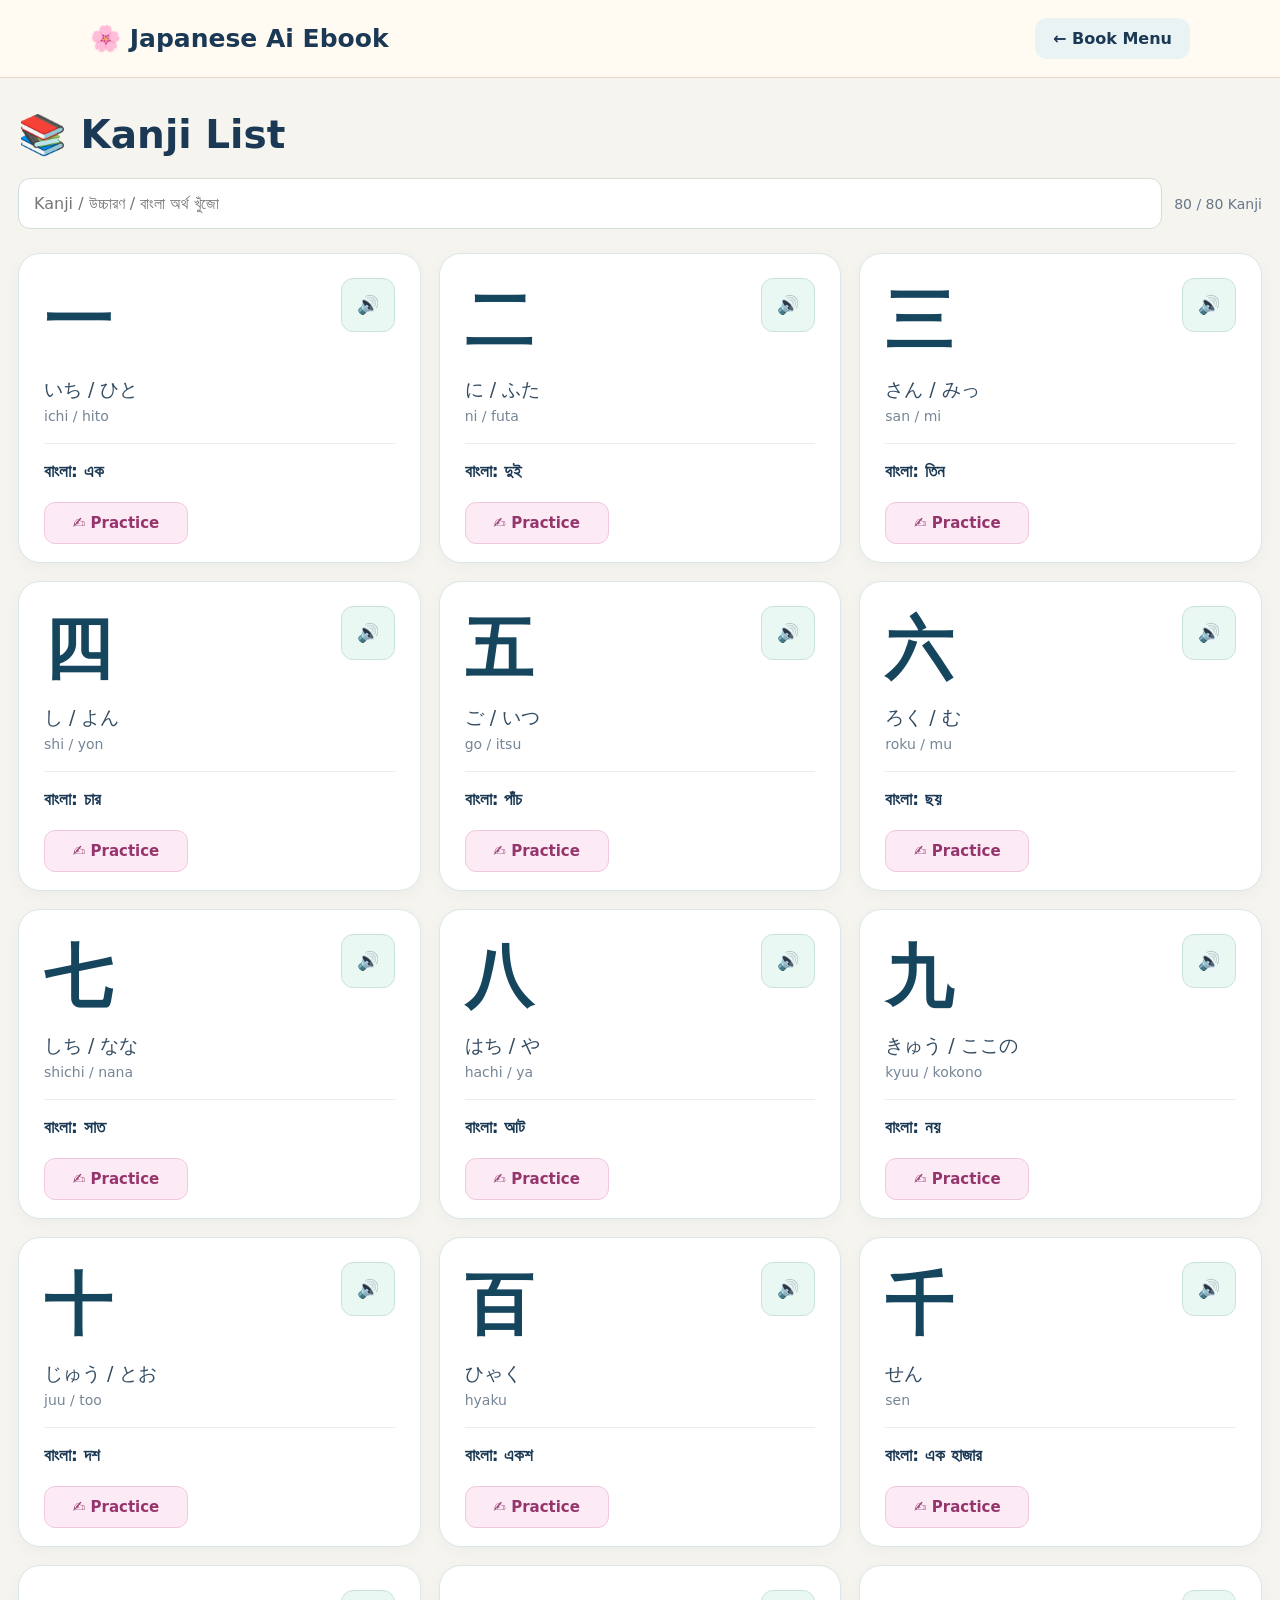
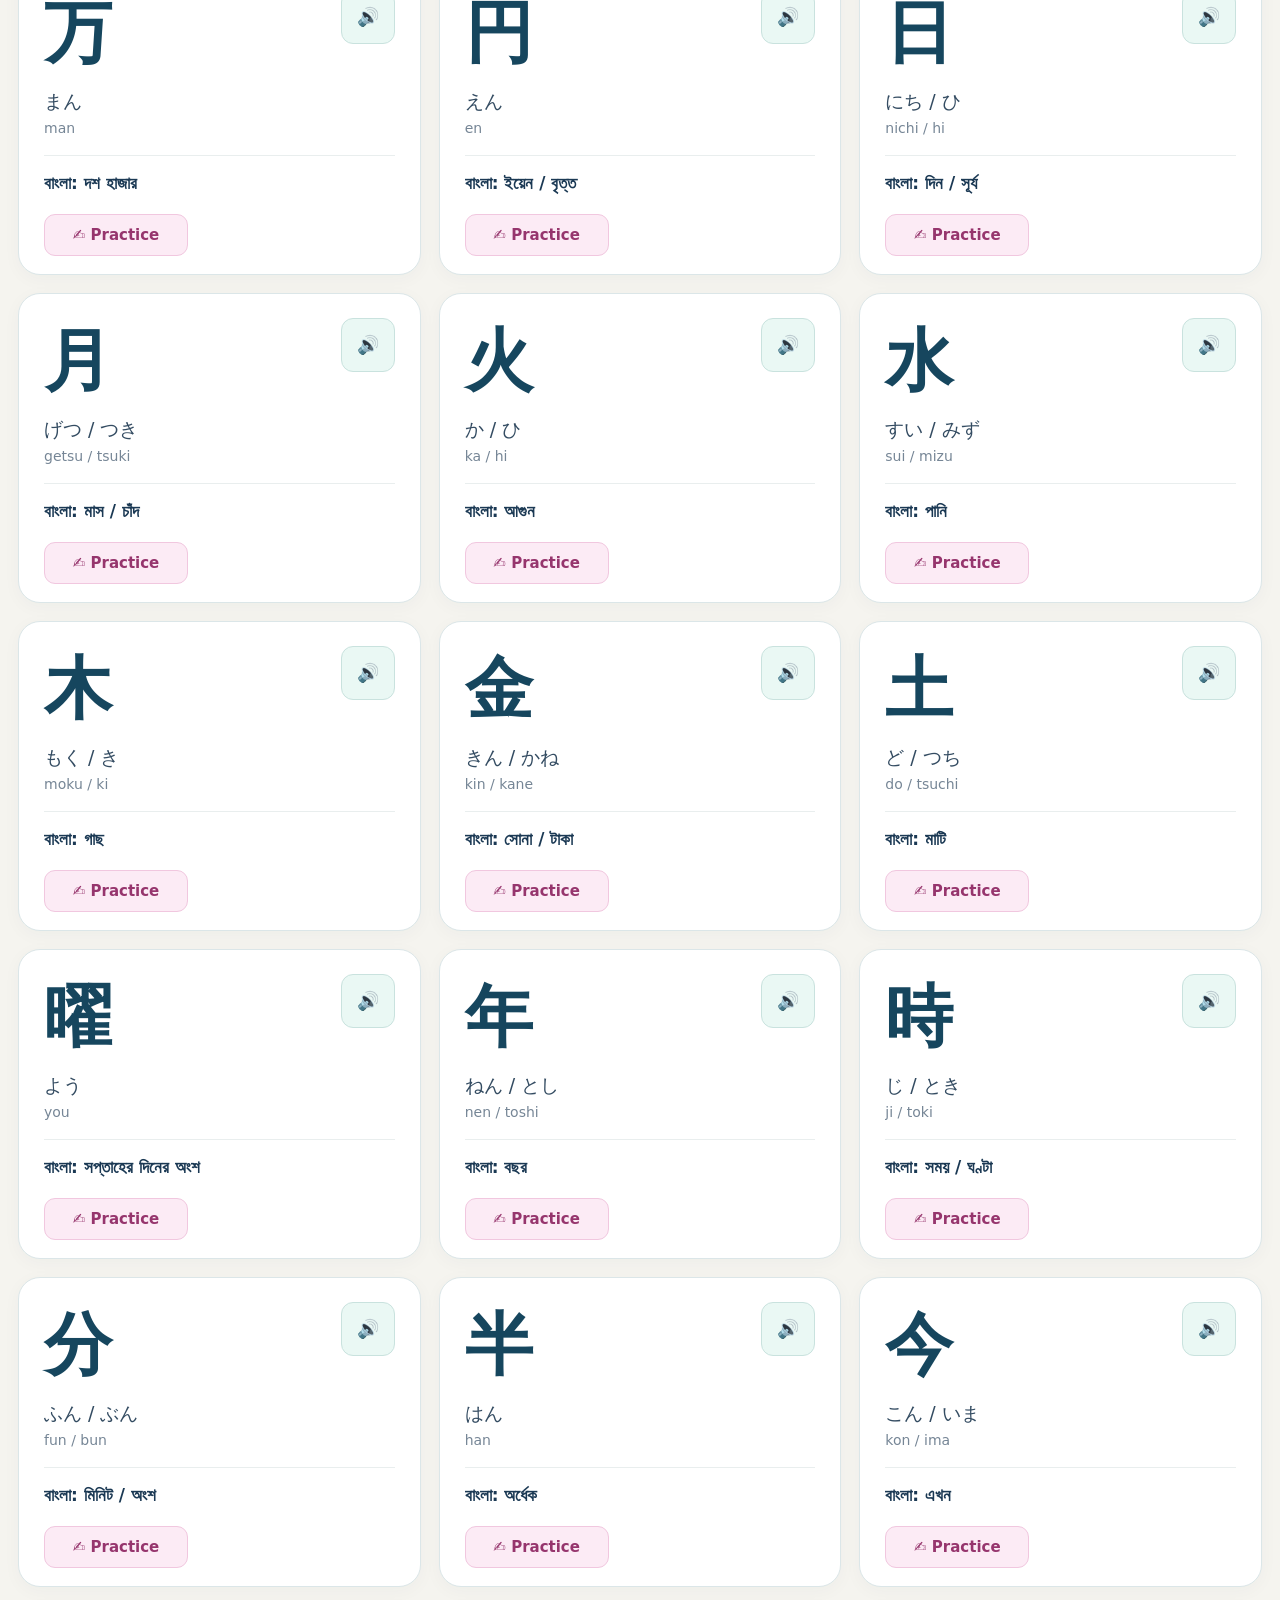
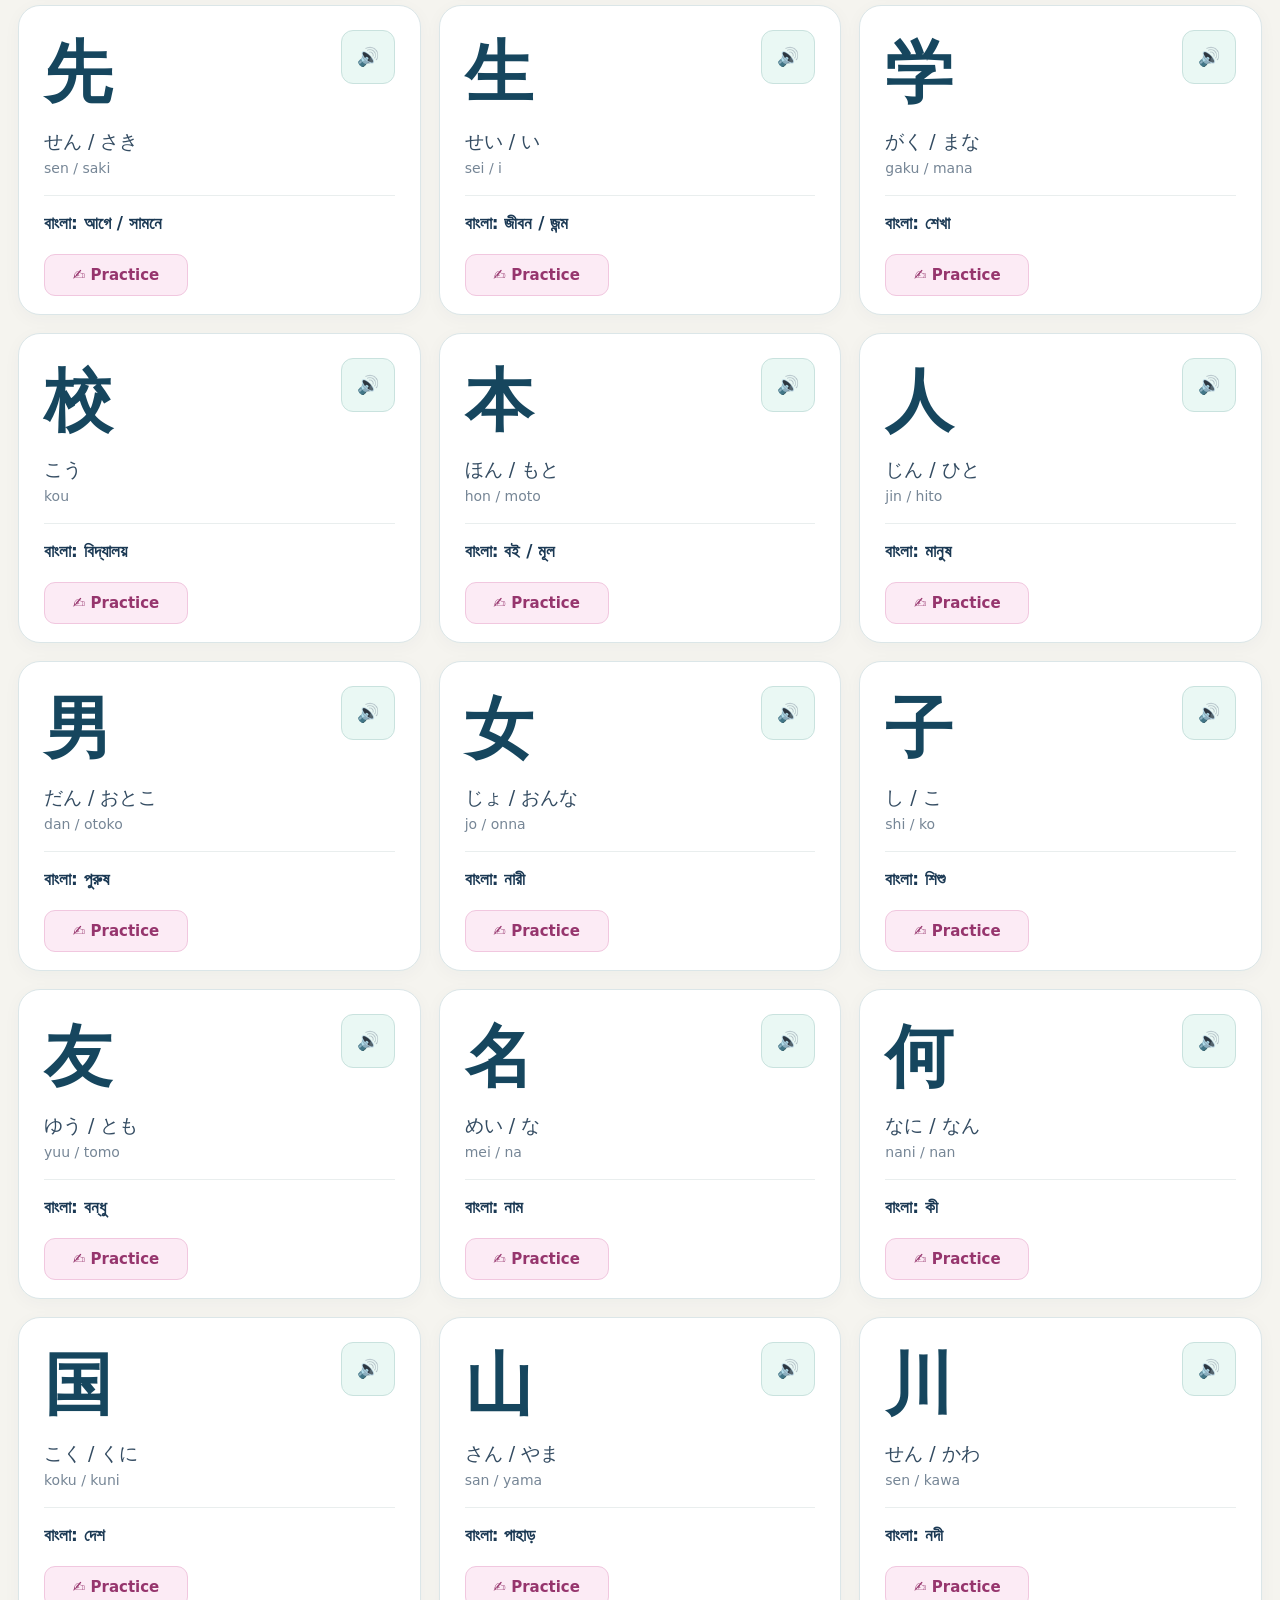
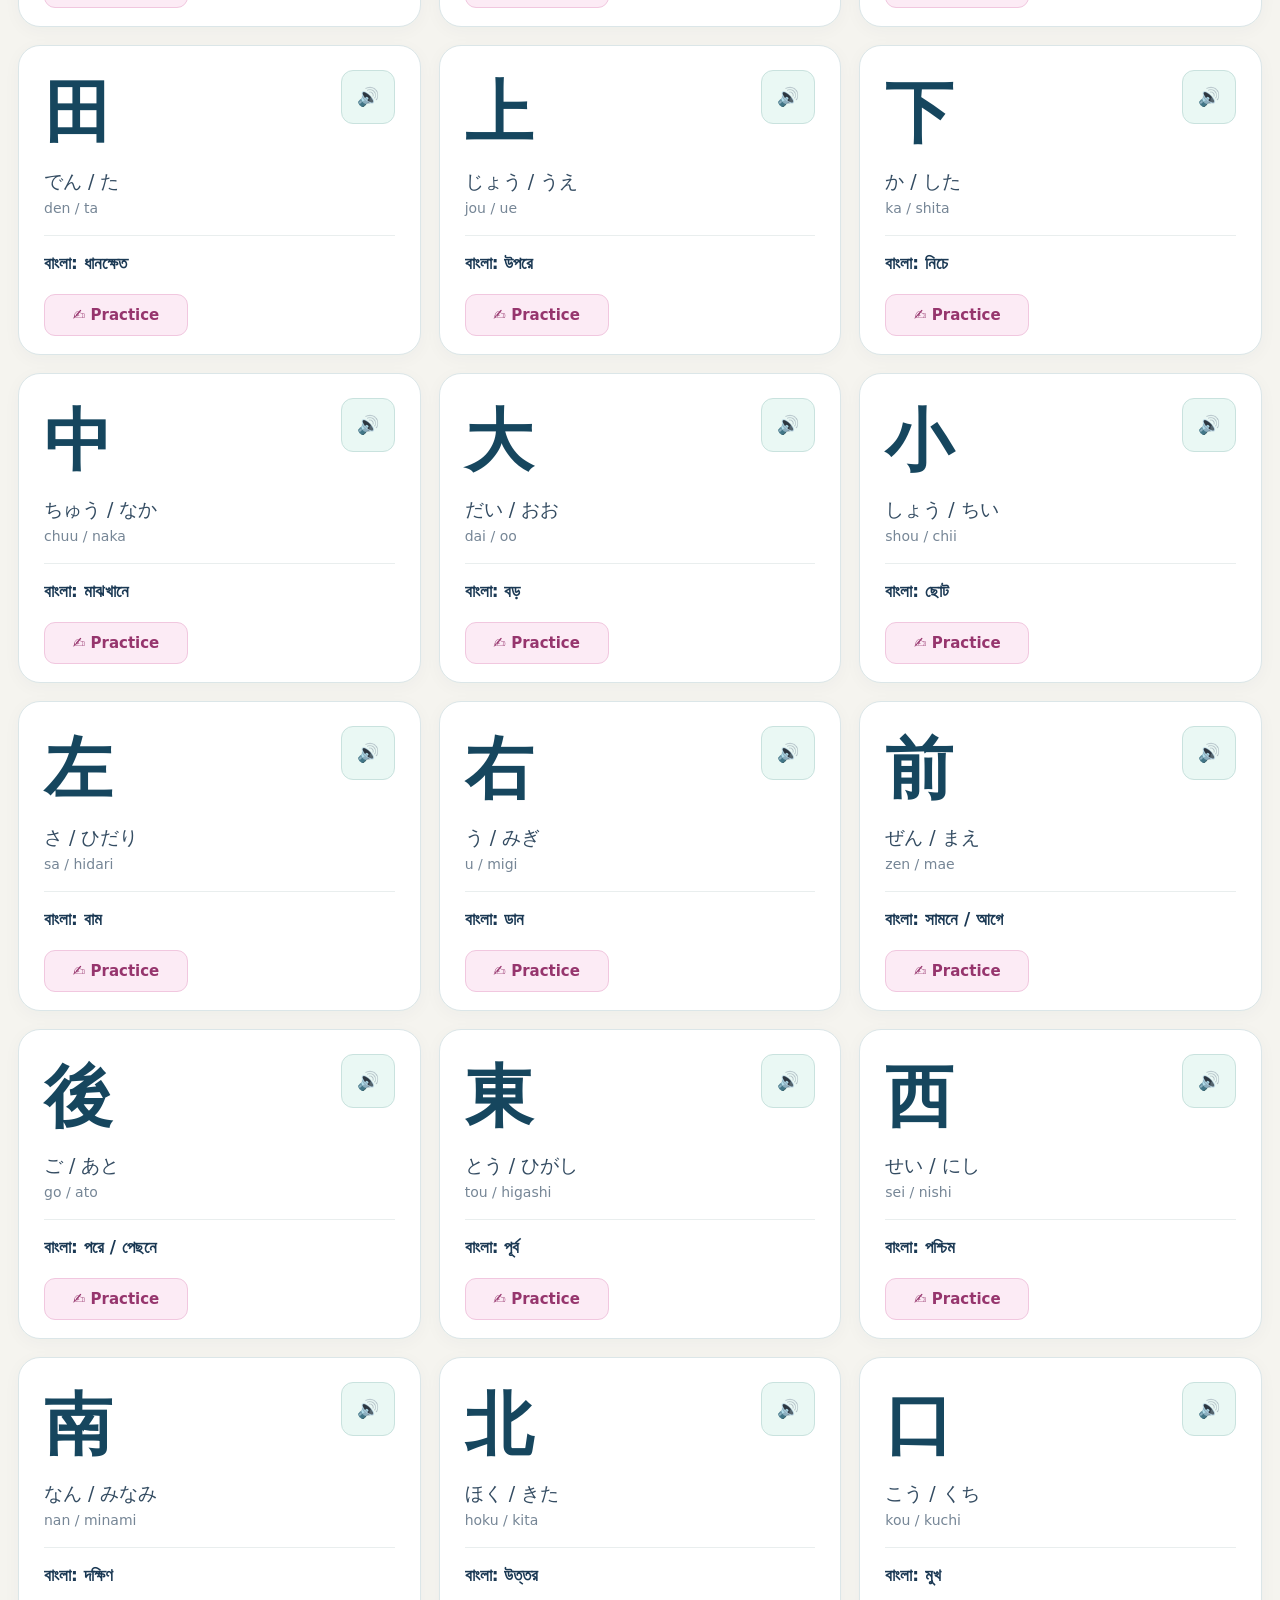
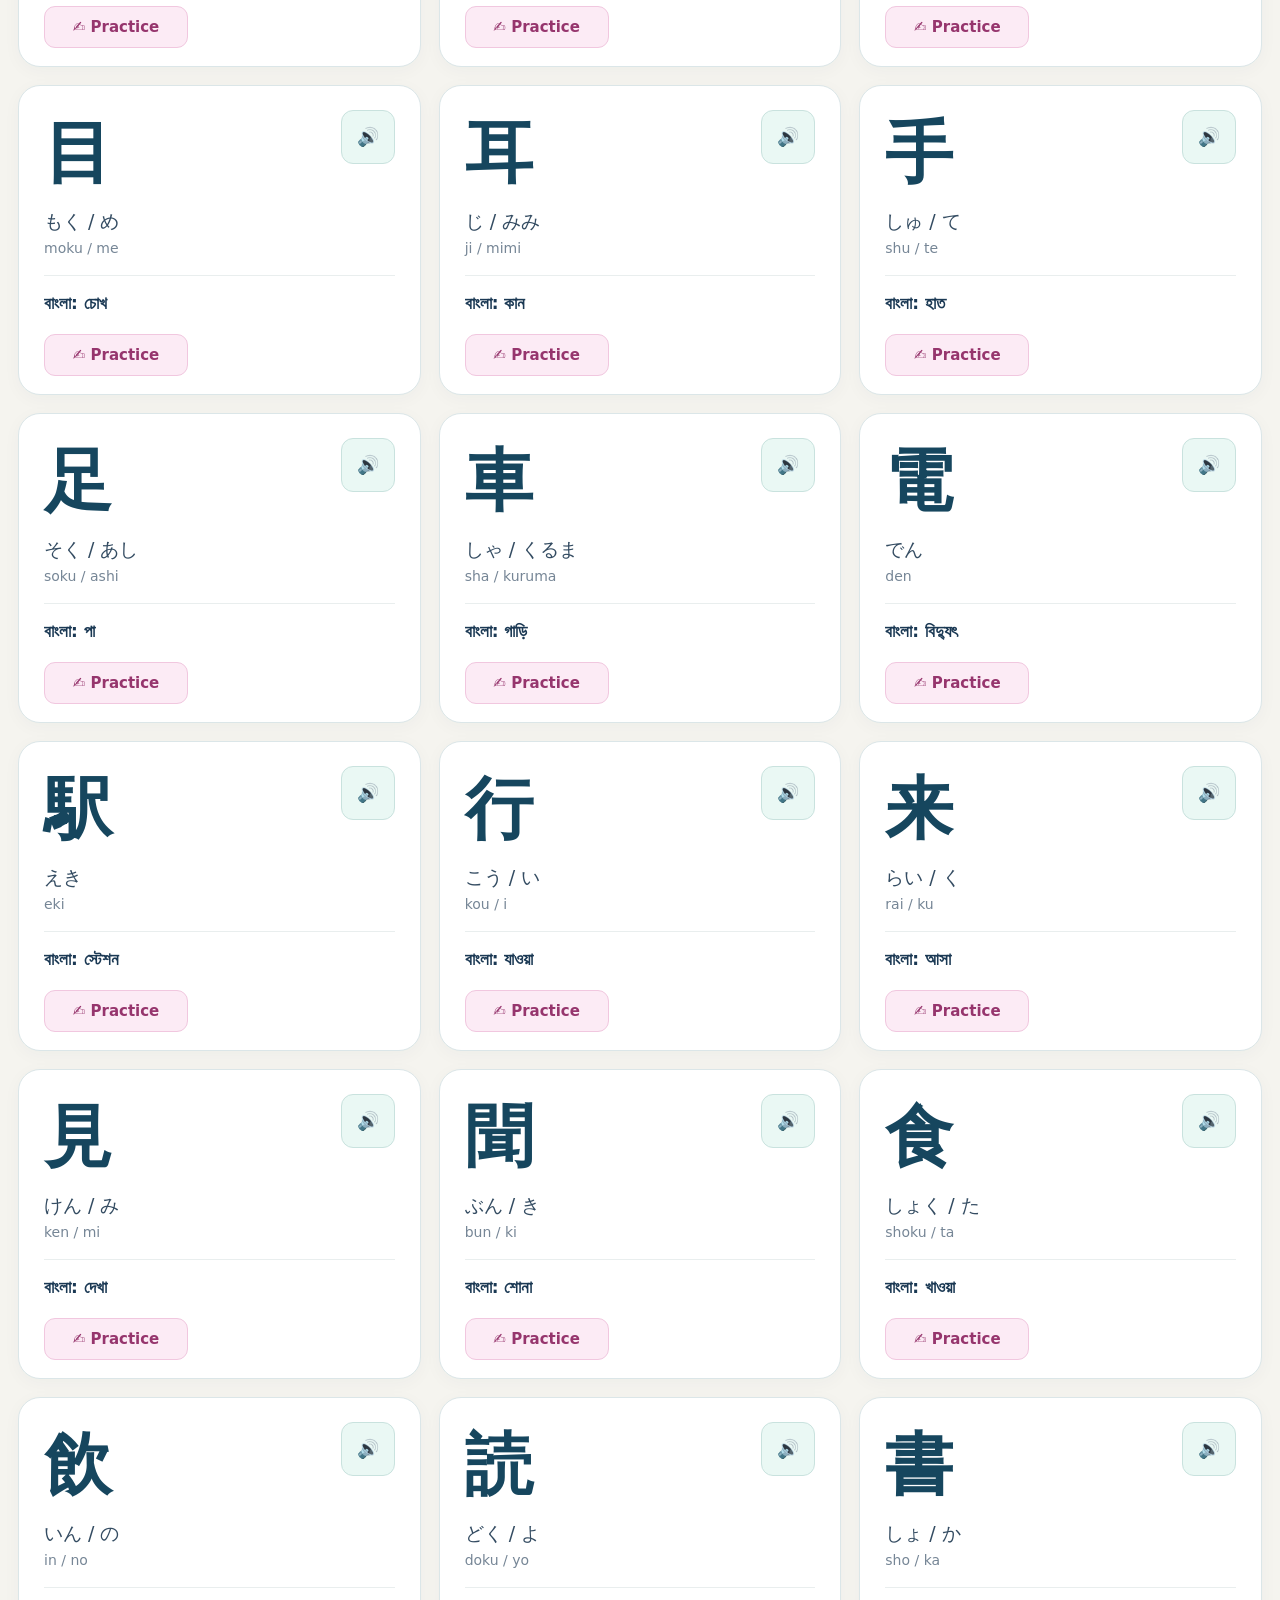
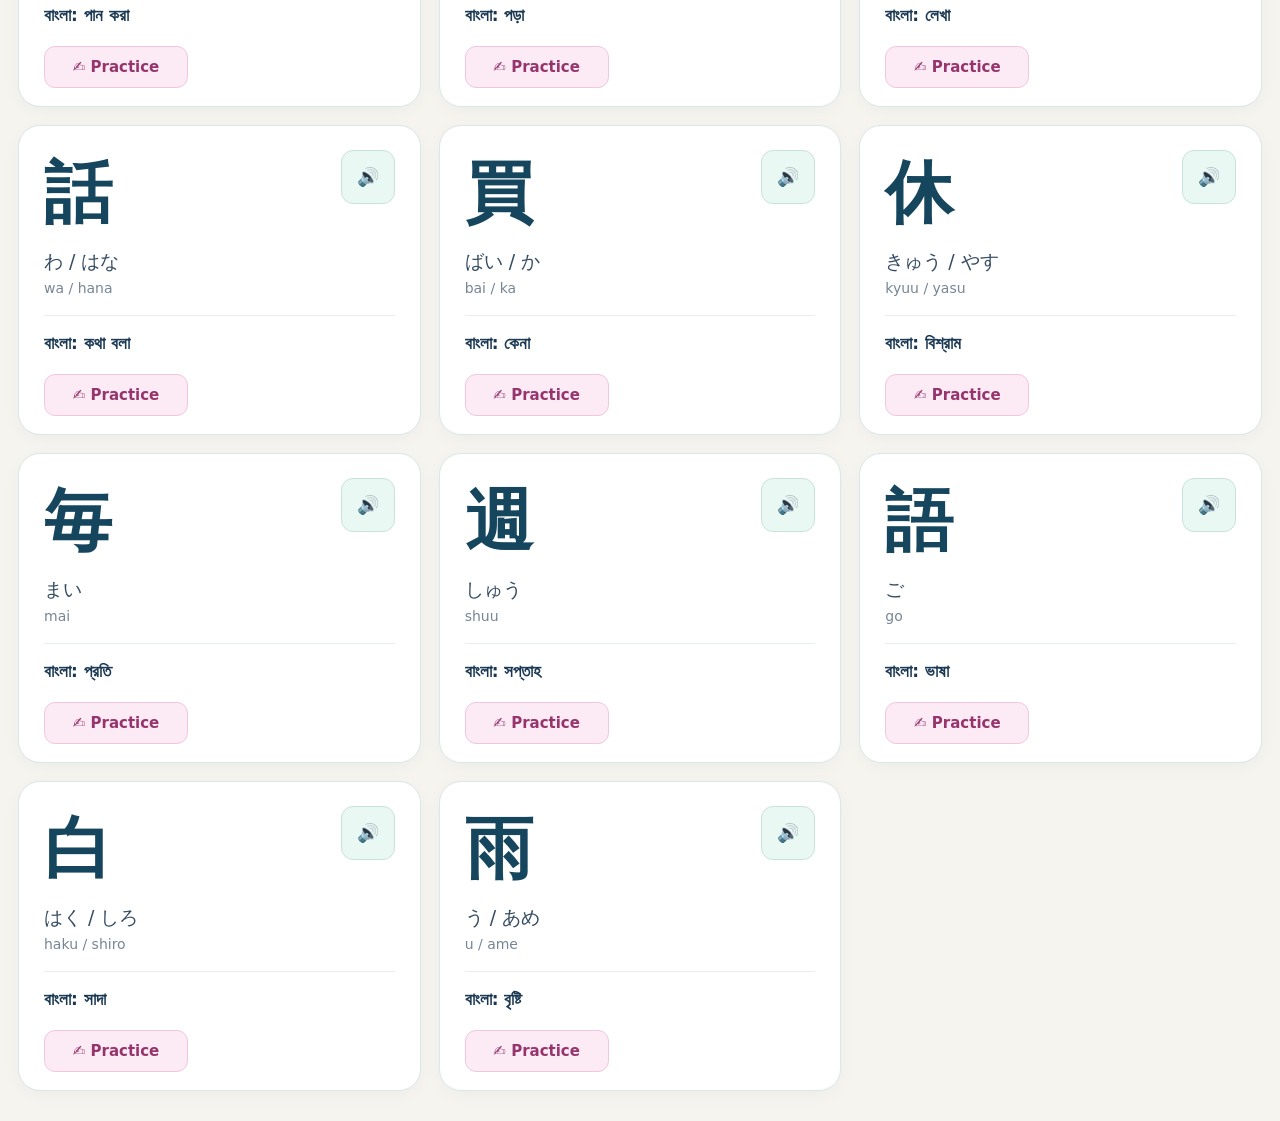
<file: kanji-list.html>
<!doctype html><html lang="bn"><head><meta charset="utf-8"><meta name="viewport" content="width=device-width,initial-scale=1"><title>Kanji List | Japanese Ai Ebook</title>
<style>
*{box-sizing:border-box}body{margin:0;background:#f5f4ef;color:#1b3954;font-family:system-ui,"Noto Sans Bengali","Noto Sans JP",sans-serif}
header{background:#fffaf2;border-bottom:1px solid #e5d7c2;padding:18px max(18px,calc((100vw - 1100px)/2));display:flex;justify-content:space-between;align-items:center;gap:12px;flex-wrap:wrap}
header strong{font-size:clamp(18px,3vw,25px)}a{color:inherit;text-decoration:none}.back{background:#eaf3f3;padding:11px 18px;border-radius:12px;font-weight:700}
main{max-width:1100px;margin:30px auto;padding:0 18px}h1{font-size:clamp(27px,4vw,39px);margin:0 0 8px}.sub{color:#627588;line-height:1.7}
.tools{display:flex;align-items:center;gap:12px;margin:25px 0;flex-wrap:wrap}.tools input{flex:1;min-width:180px;padding:15px;border:1px solid #d1dedc;border-radius:12px;font:inherit;background:#fff}.count{font-size:14px;color:#657789}
.grid{display:grid;grid-template-columns:repeat(3,minmax(0,1fr));gap:13px}.card{background:#fff;border:1px solid #dbe6e8;border-radius:18px;padding:20px;box-shadow:0 4px 18px #13334b09}.top{display:flex;justify-content:space-between;align-items:start;gap:8px}.kanji{font-size:60px;font-weight:700;line-height:1.2;color:#16465e}.play{border:1px solid #c9e2de;border-radius:12px;background:#eaf8f4;color:#1b615c;cursor:pointer;padding:10px;font-size:18px}.practice-link{display:inline-flex;align-items:center;justify-content:center;gap:6px;margin-top:13px;padding:10px 14px;border-radius:11px;background:#fcebf5;border:1px solid #f1c7df;color:#96356d;font-weight:750;font-size:15px;min-height:42px}.practice-link:hover,.practice-link:focus-visible{background:#f7d8e9;outline:2px solid #d68bb7;outline-offset:2px}.reading{font-size:18px;margin-top:13px;color:#344c62}.romaji{font-size:13px;color:#768696;margin-top:3px}.meaning{margin-top:15px;padding-top:12px;border-top:1px solid #e9eeee;font-size:17px;font-weight:700}.empty{padding:25px;text-align:center;color:#6c7b88}
@media(max-width:800px){.grid{grid-template-columns:repeat(2,minmax(0,1fr))}}@media(max-width:520px){.grid{grid-template-columns:1fr}.kanji{font-size:52px}}
.beginner-guide{display:flex;align-items:center;flex-wrap:wrap;gap:10px;padding:15px 17px;background:#eaf7f1;border:1px solid #c9e6d7;border-radius:15px;margin:20px 0;color:#245a4b;line-height:1.7}.beginner-guide a{background:white;border:1px solid #c9e6d7;padding:8px 12px;border-radius:10px;font-weight:700}
/* Neat, consistent Kanji cards with aligned practice actions */
main{margin-top:34px}h1{margin-bottom:20px}.tools{margin:14px 0 24px}
.grid{gap:18px;align-items:stretch}.card{display:flex;flex-direction:column;min-height:310px;padding:24px 25px 22px;border-radius:22px;transition:box-shadow .2s,transform .2s}
.card:hover{box-shadow:0 12px 30px #173d5615;transform:translateY(-2px)}
.top{min-height:92px;align-items:flex-start}.kanji{font-size:68px;line-height:1.25}.play{width:54px;height:54px;display:grid;place-items:center;flex:none}
.reading{margin-top:5px;font-size:19px;line-height:1.5}.romaji{font-size:14px;line-height:1.5;margin-top:2px}
.meaning{margin-top:16px;padding-top:15px;line-height:1.5}
.practice-link{align-self:flex-start;margin-top:auto;transform:translateY(4px);min-width:144px;padding:11px 18px}
@media(max-width:520px){.card{min-height:285px}.kanji{font-size:60px}}
</style><style id="kanji-list-full-screen-2026">html,body{margin:0;min-height:100%;width:100%;overflow-x:hidden}body{min-height:100dvh;background-size:cover;background-position:center}main{box-sizing:border-box;width:100%;max-width:none;min-height:100dvh;margin-left:auto;margin-right:auto}</style><style id="mobile-kanji-list-position-fix-2026">
@media(max-width:767px){html,body{width:100%!important;overflow-x:clip!important}*,*::before,*::after{box-sizing:border-box}header{width:100%;padding:12px!important;gap:10px}header strong{min-width:0;font-size:clamp(17px,5vw,24px)}header .back{max-width:100%;text-align:center}main{width:100%!important;max-width:100%!important;margin:16px auto!important;padding:0 12px 30px!important}.tools{width:100%;display:flex;flex-wrap:wrap;gap:10px}.tools input{min-width:0!important;width:100%;flex:1 1 100%}.grid{display:grid;grid-template-columns:repeat(2,minmax(0,1fr));gap:12px}.card{min-width:0;min-height:0!important;padding:14px!important;border-radius:16px}.top{min-height:68px}.kanji{font-size:clamp(40px,12vw,60px)}.play{width:42px;height:42px}.reading{font-size:clamp(14px,3.7vw,18px);overflow-wrap:anywhere}.romaji,.meaning{overflow-wrap:anywhere}.practice-link{min-width:0;max-width:100%;text-align:center}}
@media(max-width:520px){.grid{grid-template-columns:minmax(0,1fr)!important}.card{padding:18px!important}.kanji{font-size:60px}}
</style></head><body><header><strong>🌸 Japanese Ai Ebook</strong><a class="back" href="index.html?open=book-menu">← Book Menu</a></header><main><h1>📚 Kanji List</h1><div class="tools"><input id="search" type="search" placeholder="Kanji / উচ্চারণ / বাংলা অর্থ খুঁজো" aria-label="Search Kanji"><span id="count" class="count"></span></div><div id="grid" class="grid"></div></main>
<script>
const words=[["一", "いち / ひと", "ichi / hito", "এক"], ["二", "に / ふた", "ni / futa", "দুই"], ["三", "さん / みっ", "san / mi", "তিন"], ["四", "し / よん", "shi / yon", "চার"], ["五", "ご / いつ", "go / itsu", "পাঁচ"], ["六", "ろく / む", "roku / mu", "ছয়"], ["七", "しち / なな", "shichi / nana", "সাত"], ["八", "はち / や", "hachi / ya", "আট"], ["九", "きゅう / ここの", "kyuu / kokono", "নয়"], ["十", "じゅう / とお", "juu / too", "দশ"], ["百", "ひゃく", "hyaku", "একশ"], ["千", "せん", "sen", "এক হাজার"], ["万", "まん", "man", "দশ হাজার"], ["円", "えん", "en", "ইয়েন / বৃত্ত"], ["日", "にち / ひ", "nichi / hi", "দিন / সূর্য"], ["月", "げつ / つき", "getsu / tsuki", "মাস / চাঁদ"], ["火", "か / ひ", "ka / hi", "আগুন"], ["水", "すい / みず", "sui / mizu", "পানি"], ["木", "もく / き", "moku / ki", "গাছ"], ["金", "きん / かね", "kin / kane", "সোনা / টাকা"], ["土", "ど / つち", "do / tsuchi", "মাটি"], ["曜", "よう", "you", "সপ্তাহের দিনের অংশ"], ["年", "ねん / とし", "nen / toshi", "বছর"], ["時", "じ / とき", "ji / toki", "সময় / ঘণ্টা"], ["分", "ふん / ぶん", "fun / bun", "মিনিট / অংশ"], ["半", "はん", "han", "অর্ধেক"], ["今", "こん / いま", "kon / ima", "এখন"], ["先", "せん / さき", "sen / saki", "আগে / সামনে"], ["生", "せい / い", "sei / i", "জীবন / জন্ম"], ["学", "がく / まな", "gaku / mana", "শেখা"], ["校", "こう", "kou", "বিদ্যালয়"], ["本", "ほん / もと", "hon / moto", "বই / মূল"], ["人", "じん / ひと", "jin / hito", "মানুষ"], ["男", "だん / おとこ", "dan / otoko", "পুরুষ"], ["女", "じょ / おんな", "jo / onna", "নারী"], ["子", "し / こ", "shi / ko", "শিশু"], ["友", "ゆう / とも", "yuu / tomo", "বন্ধু"], ["名", "めい / な", "mei / na", "নাম"], ["何", "なに / なん", "nani / nan", "কী"], ["国", "こく / くに", "koku / kuni", "দেশ"], ["山", "さん / やま", "san / yama", "পাহাড়"], ["川", "せん / かわ", "sen / kawa", "নদী"], ["田", "でん / た", "den / ta", "ধানক্ষেত"], ["上", "じょう / うえ", "jou / ue", "উপরে"], ["下", "か / した", "ka / shita", "নিচে"], ["中", "ちゅう / なか", "chuu / naka", "মাঝখানে"], ["大", "だい / おお", "dai / oo", "বড়"], ["小", "しょう / ちい", "shou / chii", "ছোট"], ["左", "さ / ひだり", "sa / hidari", "বাম"], ["右", "う / みぎ", "u / migi", "ডান"], ["前", "ぜん / まえ", "zen / mae", "সামনে / আগে"], ["後", "ご / あと", "go / ato", "পরে / পেছনে"], ["東", "とう / ひがし", "tou / higashi", "পূর্ব"], ["西", "せい / にし", "sei / nishi", "পশ্চিম"], ["南", "なん / みなみ", "nan / minami", "দক্ষিণ"], ["北", "ほく / きた", "hoku / kita", "উত্তর"], ["口", "こう / くち", "kou / kuchi", "মুখ"], ["目", "もく / め", "moku / me", "চোখ"], ["耳", "じ / みみ", "ji / mimi", "কান"], ["手", "しゅ / て", "shu / te", "হাত"], ["足", "そく / あし", "soku / ashi", "পা"], ["車", "しゃ / くるま", "sha / kuruma", "গাড়ি"], ["電", "でん", "den", "বিদ্যুৎ"], ["駅", "えき", "eki", "স্টেশন"], ["行", "こう / い", "kou / i", "যাওয়া"], ["来", "らい / く", "rai / ku", "আসা"], ["見", "けん / み", "ken / mi", "দেখা"], ["聞", "ぶん / き", "bun / ki", "শোনা"], ["食", "しょく / た", "shoku / ta", "খাওয়া"], ["飲", "いん / の", "in / no", "পান করা"], ["読", "どく / よ", "doku / yo", "পড়া"], ["書", "しょ / か", "sho / ka", "লেখা"], ["話", "わ / はな", "wa / hana", "কথা বলা"], ["買", "ばい / か", "bai / ka", "কেনা"], ["休", "きゅう / やす", "kyuu / yasu", "বিশ্রাম"], ["毎", "まい", "mai", "প্রতি"], ["週", "しゅう", "shuu", "সপ্তাহ"], ["語", "ご", "go", "ভাষা"], ["白", "はく / しろ", "haku / shiro", "সাদা"], ["雨", "う / あめ", "u / ame", "বৃষ্টি"]];
const grid=document.getElementById('grid'),search=document.getElementById('search'),count=document.getElementById('count');
function render(){const q=search.value.trim().toLowerCase();grid.replaceChildren();let found=0;words.forEach((w,i)=>{if(!w.join(' ').toLowerCase().includes(q))return;found++;const card=document.createElement('article');card.className='card';const top=document.createElement('div');top.className='top';const kanji=document.createElement('span');kanji.className='kanji';kanji.textContent=w[0];const btn=document.createElement('button');btn.className='play';btn.type='button';btn.textContent='🔊';btn.title='উচ্চারণ শোনো';btn.setAttribute('aria-label',w[0]+' উচ্চারণ শোনো');btn.onclick=()=>{if(!('speechSynthesis' in window)){alert('এই Browser-এ Audio সমর্থিত নয়');return}speechSynthesis.cancel();const u=new SpeechSynthesisUtterance(w[1].split(' / ')[0]);u.lang='ja-JP';u.rate=.85;speechSynthesis.speak(u)};top.append(kanji,btn);const rd=document.createElement('div');rd.className='reading';rd.textContent=w[1];const rm=document.createElement('div');rm.className='romaji';rm.textContent=w[2];const mn=document.createElement('div');mn.className='meaning';mn.textContent='বাংলা: '+w[3];const practice=document.createElement('a');practice.className='practice-link';practice.href='practice.html?kanji='+encodeURIComponent(w[0])+'#kanji';practice.textContent='✍️ Practice';practice.setAttribute('aria-label',w[0]+' লিখে অনুশীলন করো');card.append(top,rd,rm,mn,practice);grid.append(card)});count.textContent=found+' / '+words.length+' Kanji';if(!found){const e=document.createElement('p');e.className='empty';e.textContent='কোনো Kanji পাওয়া যায়নি';grid.append(e)}}search.addEventListener('input',render);render();
</script></body></html>
</file>
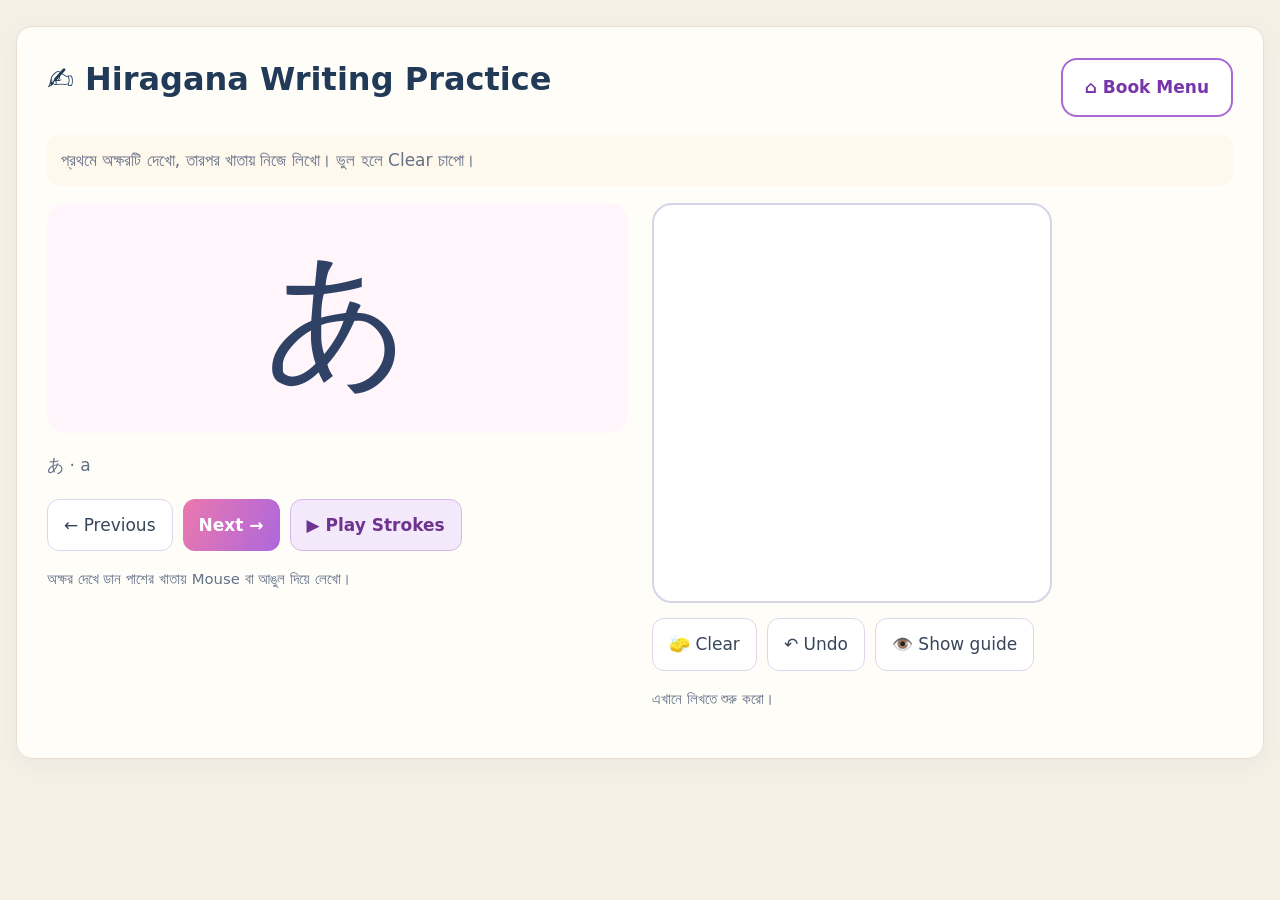
<file: practice.html>
<!doctype html><html lang="bn"><head><meta charset="utf-8"><meta name="viewport" content="width=device-width,initial-scale=1"><title>Japanese Ai Ebook | Writing Practice</title><style>
:root{font-family:system-ui,"Noto Sans Bengali","Noto Sans JP",sans-serif;color:#21354e;background:#f7f6fb}*{box-sizing:border-box}body{margin:0;min-height:100vh;background:radial-gradient(circle at 95% 0,#ffe0ed,transparent 40%),linear-gradient(160deg,#f5faff,#fff8fb)}header{display:flex;align-items:center;justify-content:space-between;gap:12px;padding:18px clamp(16px,4vw,48px);background:#ffffffbd;backdrop-filter:blur(14px);border-bottom:1px solid #e8dce7}header strong{color:#a63874}a{color:#7941a1;text-decoration:none;font-weight:700}main{max-width:1080px;margin:auto;padding:26px 16px 60px}h1{font-size:clamp(1.5rem,4vw,2.5rem);margin:0 0 6px}p{color:#657188;line-height:1.7}.switch{display:flex;gap:10px;flex-wrap:wrap;margin:22px 0}.switch button,button,select{font:inherit;cursor:pointer;border-radius:12px;border:1px solid #ddd6ed;padding:10px 16px;background:white;color:#37465b}.switch button.active,.primary{background:linear-gradient(110deg,#eb78ae,#ae67dc);color:white;border:0;font-weight:800}.panel{background:#ffffffdc;border:1px solid #ebe4f0;box-shadow:0 14px 40px #34405d12;border-radius:24px;padding:clamp(16px,3vw,30px)}.grid{display:grid;grid-template-columns:minmax(0,1fr) minmax(0,1fr);gap:24px}.practice-character{font-size:clamp(5rem,15vw,9rem);line-height:1.5;text-align:center;color:#2f4265;background:#fff5fa;border-radius:20px;min-height:230px;display:grid;place-items:center}.canvas-wrap{position:relative;width:min(100%,400px);aspect-ratio:1;border:2px solid #d6d5e7;border-radius:20px;overflow:hidden;background:linear-gradient(90deg,transparent calc(50% - .5px),#e7ddeb 50%,transparent calc(50% + .5px)),linear-gradient(transparent calc(50% - .5px),#e7ddeb 50%,transparent calc(50% + .5px)),#fff;touch-action:none}.canvas-wrap canvas{width:100%;height:100%;touch-action:none;display:block}.controls{display:flex;gap:10px;flex-wrap:wrap;margin:15px 0}.hint{font-size:.93rem}.kanji-board{background:#fff;border:2px solid #e6dcea;border-radius:20px;max-width:400px;aspect-ratio:1;display:grid;place-items:center}.kanji-board svg{width:95%;height:95%;overflow:visible}.kanji-board path{fill:none;stroke:#b13f8a;stroke-width:7;stroke-linecap:round;stroke-linejoin:round}.kanji-board .guide{fill:#edf0f5;stroke:none;font-size:95px;text-anchor:middle;dominant-baseline:central}.stroke-number{fill:#33465c;font-size:7px;font-weight:800}.hidden{display:none!important}@media(max-width:700px){.grid{grid-template-columns:1fr}.practice-character{min-height:150px;font-size:5rem}.canvas-wrap,.kanji-board{margin:auto}header{flex-wrap:wrap}}
@media(prefers-reduced-motion:reduce){*{scroll-behavior:auto!important;animation:none!important}}
.beginner-steps{display:flex;flex-wrap:wrap;gap:10px;align-items:center;background:#edf8f5;border:1px solid #cfe9df;border-radius:15px;padding:14px 18px;margin:18px 0;color:#1d5b55}.beginner-steps strong{margin-right:8px}.beginner-steps span{background:white;padding:7px 11px;border-radius:9px;font-size:14px}.beginner-hint{background:#fff8ed;border-radius:12px;padding:10px 14px}.quick-links{display:flex;flex-wrap:wrap;gap:9px;margin:10px 0 20px}.quick-links a{padding:10px 14px;background:#f1f7ff;border:1px solid #d4e4f5;border-radius:11px}@media(max-width:600px){.beginner-steps{flex-direction:column;align-items:flex-start}}
</style><link rel="stylesheet" href="assets/easy-reading-book.css">
<style>body{background:#f5f0e6!important;color:#263b56!important;line-height:1.8}main,.container,.wrap{max-width:1120px;margin-left:auto;margin-right:auto}button{min-height:42px} @media(max-width:700px){body{font-size:16px}main,.container,.wrap{padding-left:12px;padding-right:12px}}</style>
<link rel="stylesheet" href="assets/simple-complete.css">
<style id="kanji-writing-style">.kanji-writing-section{margin-top:30px;border-top:1px solid #e8deeb;padding-top:24px}.kanji-writing-section h3{font-size:clamp(1.3rem,2.5vw,1.8rem);margin:0 0 8px}.kanji-writing-layout{display:grid;grid-template-columns:1fr 1fr;gap:24px;align-items:start;margin-top:18px}.kanji-writing-reference{border:1px solid #eee0ed;background:#fff7fb;border-radius:20px;min-height:280px;display:flex;flex-direction:column;justify-content:center;align-items:center}.kanji-writing-reference span{font-size:clamp(6rem,12vw,10rem);line-height:1.2;color:#294665}.kanji-writing-reference p{font-size:1.05rem}.kanji-writing-canvas{margin:0;max-width:400px}.kanji-writing-section button{min-height:44px}@media(max-width:700px){.kanji-writing-layout{grid-template-columns:1fr}.kanji-writing-reference{min-height:180px}.kanji-writing-reference span{font-size:6rem}.kanji-writing-canvas{margin:auto}}</style><style id="kanji-hiragana-matching-design">
#kanji{background:#ffffffec}#kanji>h2{font-size:clamp(25px,3vw,38px);color:#243c60}
#kanji .kanji-writing-section{border-top:0;margin-top:16px;padding-top:8px}
#kanji .kanji-writing-layout{grid-template-columns:repeat(2,minmax(0,1fr));gap:22px;align-items:start}
#kanji .kanji-writing-reference{min-height:320px;background:#fff5fa;border:1px solid #f0deea}
#kanji .kanji-writing-reference span{font-size:clamp(7rem,15vw,11rem)}
#kanji .kanji-writing-canvas{width:min(100%,400px);max-width:400px;margin:0 auto;aspect-ratio:1}
#kanji .kanji-writing-canvas canvas{touch-action:none}
#kanji .kanji-bottom-nav{justify-content:space-between;margin-top:20px}
#kanji .kanji-bottom-nav button{min-width:145px}
#kanji #kNext,#kanji #kNextBottom{background:linear-gradient(110deg,#eb78ae,#ae67dc);color:#fff;border:0;font-weight:800}
@media(max-width:700px){#kanji .kanji-writing-layout{grid-template-columns:1fr}#kanji .kanji-writing-reference{min-height:175px}#kanji .kanji-writing-reference span{font-size:6rem}#kanji .kanji-bottom-nav button{min-width:0;flex:1}}
</style><style id="kanji-identical-to-hiragana">
#kanji .kanji-simple-grid{display:grid;grid-template-columns:minmax(0,1fr) minmax(0,1fr);gap:24px}
#kanji .kanji-simple-character{font-size:clamp(5rem,15vw,9rem);line-height:1.5;text-align:center;color:#2f4265;background:#fff5fa;border-radius:20px;min-height:230px;display:grid;place-items:center}
#kanji .kanji-writing-canvas{width:min(100%,400px);max-width:400px;margin:0;aspect-ratio:1}
#kanji .kanji-simple-info{font-size:1.05rem;color:#657188}
#kanji .stroke-extra{margin-top:28px;border-top:1px solid #ece2ec;padding-top:20px}
#kanji .stroke-extra summary{cursor:pointer;font-weight:750;color:#344f70;padding:12px;background:#f4f6fa;border-radius:12px}
#kanji .stroke-extra-inner{padding:20px 0;max-width:500px}
#kanji .stroke-extra .kanji-board{margin-top:15px}
@media(max-width:700px){#kanji .kanji-simple-grid{grid-template-columns:1fr}#kanji .kanji-simple-character{min-height:150px;font-size:5rem}#kanji .kanji-writing-canvas{margin:auto}}
</style><style id="kanji-only-writing-visible">#kanji .stroke-extra{display:none!important}#kanji .kanji-simple-grid{align-items:start}#kanji .kanji-simple-character{min-height:300px}#kanji .kanji-writing-canvas{width:100%;max-width:440px}#kanji .controls{margin-top:16px}@media(max-width:700px){#kanji .kanji-simple-character{min-height:190px}}#kanji .stroke-play-button{background:#e9f2ff;color:#174b78;border:1px solid #bed8f8;font-weight:750}#kanji #strokePreview.stroke-visible{display:block!important;max-width:480px;margin-top:12px;padding-top:12px}#kanji #strokePreview.stroke-visible .stroke-extra-inner{padding:10px 0}#kanji #strokePreview.stroke-visible .kanji-board{max-width:300px}#kanji #strokePreview.stroke-visible summary{display:none}#kanji #strokePreview.stroke-visible label,#kanji #strokePreview.stroke-visible select{display:none}#kanji #strokePreview.stroke-visible #play,#kanji #strokePreview.stroke-visible #reset{display:none}
</style><style id="hiragana-inline-play-css">#hiraganaWritingArea{position:relative}#hiraganaStrokePreview{position:absolute;inset:0;background:#fff;display:flex;flex-direction:column;align-items:center;justify-content:center;gap:8px;border-radius:inherit}#hiraganaStrokePreview.hidden{display:none!important}#hiraganaStrokeSvg{width:82%;height:82%;overflow:visible}#hiraganaStrokeSvg path{vector-effect:none}#hiraganaStrokeGlyph{font-family:"Noto Sans JP",sans-serif;font-size:76px;font-weight:500;fill:transparent;stroke:#bd4b96;stroke-width:1.2;stroke-linecap:round;stroke-linejoin:round;paint-order:stroke;stroke-dasharray:800;stroke-dashoffset:800}#hiraganaStrokeStatus{font-size:14px;color:#53667b;text-align:center}#hPlayHere{background:#f3e9fb;border-color:#d8b8ec;color:#6e348f;font-weight:700}</style><style id="practice-no-top-header">.practice-title-row{display:flex;align-items:center;justify-content:space-between;gap:16px;flex-wrap:wrap;margin-bottom:14px}.practice-title-row h2{margin:0}.practice-menu-link{display:inline-flex;align-items:center;justify-content:center;border:2px solid #a968d5;border-radius:16px;padding:12px 22px;background:#fff;color:#7835a9;font-weight:750;white-space:nowrap}.practice-menu-link:hover{background:#f8efff}@media(max-width:600px){.practice-title-row{align-items:flex-start}.practice-menu-link{padding:10px 14px}}</style><style id="practice-full-screen-2026">html,body{margin:0;min-height:100%;width:100%;overflow-x:hidden}body{min-height:100dvh;background-size:cover;background-position:center}main{box-sizing:border-box;width:100%;max-width:none;min-height:100dvh;margin-left:auto;margin-right:auto}</style><style id="mobile-writing-layout-fix-2026">
@media(max-width:767px){html,body{width:100%!important;overflow-x:clip!important}*,*::before,*::after{box-sizing:border-box}main{width:100%!important;max-width:100%!important;padding:14px 12px 36px!important}.panel{width:100%;max-width:100%;min-width:0;padding:14px!important;border-radius:17px}.grid,#kanji .kanji-simple-grid,#kanji .kanji-writing-layout{display:grid!important;grid-template-columns:minmax(0,1fr)!important;gap:14px!important}.practice-title-row{gap:10px!important}.practice-title-row h2{font-size:clamp(20px,6vw,28px)}.practice-menu-link{white-space:normal;text-align:center;max-width:100%}.practice-character,#kanji .kanji-simple-character{min-height:145px!important;font-size:clamp(72px,23vw,115px)!important}.canvas-wrap,#kanji .kanji-writing-canvas,.kanji-board{width:min(100%,420px)!important;max-width:100%!important;margin:0 auto!important;aspect-ratio:1!important}.controls,#kanji .kanji-bottom-nav{display:flex!important;flex-wrap:wrap!important;gap:8px!important;justify-content:center}.controls button,#kanji .kanji-bottom-nav button{flex:1 1 120px;min-width:0!important;white-space:normal;line-height:1.35;padding:10px!important}button,select{max-width:100%}.beginner-steps{width:100%;max-width:100%}#kanji #strokePreview.stroke-visible{max-width:100%!important}svg,canvas{max-width:100%}}
@media(max-width:380px){main{padding-left:8px!important;padding-right:8px!important}.controls button{flex-basis:100px}}
</style></head><body><main><div class="switch" aria-hidden="true" style="display:none!important"><button id="hTab" class="active">あ Hiragana লেখা</button><button id="kTab">字 Kanji Writing Practice</button></div>
<style id="inline-kanji-stroke-css">#kanji #kanjiWritingArea{position:relative}#kanji #inlineStroke{position:absolute;inset:0;background:#fff;display:flex;flex-direction:column;align-items:center;justify-content:center;gap:2px;z-index:2;padding:10px}#kanji #inlineStroke svg{width:100%;height:calc(100% - 30px);overflow:visible}#kanji #inlineStroke svg path{fill:none;stroke:#b13f8a;stroke-width:5;stroke-linecap:round;stroke-linejoin:round}#kanji #inlineStroke svg .guide{fill:#edf0f5;stroke:none;font-size:80px;text-anchor:middle;dominant-baseline:central}#kanji #inlineStroke svg .stroke-number{fill:#33465c;font-size:7px;font-weight:800}#kanji #inlineStrokeStatus{font-size:14px;color:#53667b;text-align:center}#kanji #inlineStroke.hidden{display:none!important}</style><section id="hiragana" class="panel"><div class="practice-title-row"><h2>✍️ Hiragana Writing Practice</h2><a class="practice-menu-link" href="index.html?open=book-menu">⌂ Book Menu</a></div><p class="beginner-hint">প্রথমে অক্ষরটি দেখো, তারপর খাতায় নিজে লিখো। ভুল হলে Clear চাপো।</p><div class="grid"><div><div class="practice-character" id="hGlyph">あ</div><p id="hInfo">あ · a</p><div class="controls"><button id="hPrev">← Previous</button><button class="primary" id="hNext">Next →</button><button class="stroke-play-button" id="hPlayHere" type="button" aria-expanded="false">▶ Play Strokes</button></div><p class="hint">অক্ষর দেখে ডান পাশের খাতায় Mouse বা আঙুল দিয়ে লেখো।</p></div><div><div class="canvas-wrap" id="hiraganaWritingArea"><canvas id="paper" aria-label="Hiragana handwriting drawing area"></canvas><div id="hiraganaStrokePreview" class="hiragana-stroke-preview hidden"><svg id="hiraganaStrokeSvg" viewBox="0 0 100 100" role="img" aria-label="Hiragana animated writing guide"><text id="hiraganaStrokeGlyph" x="50" y="53" text-anchor="middle" dominant-baseline="central"></text></svg><span id="hiraganaStrokeStatus" aria-live="polite">Play Strokes</span></div></div><div class="controls"><button id="clear">🧽 Clear</button><button id="undo">↶ Undo</button><button id="guide">👁️ Show guide</button></div><p class="hint" id="drawStatus" aria-live="polite">এখানে লিখতে শুরু করো।</p></div></div></section>
<section id="kanji" class="panel hidden">
<div class="practice-title-row"><h2>📝 নিজে লিখে অনুশীলন করো</h2><a class="practice-menu-link" href="index.html?open=book-menu">⌂ Book Menu</a></div>
<p class="beginner-hint">উপরের Kanji দেখে নিচের খাতায় Mouse বা আঙুল দিয়ে লেখো। Guide চাইলে দেখতে পারবে।</p>
<div class="grid kanji-simple-grid">
 <div>
  <div class="practice-character kanji-simple-character" id="kwGlyph">一</div>
  <p id="kwMeaning" class="kanji-simple-info">এক (one)</p>
  <div class="controls"><button id="kPrev" type="button">← Previous</button><button class="primary" id="kNext" type="button">Next →</button><button class="stroke-play-button" id="kPlayHere" type="button" aria-expanded="false">▶ Play Strokes</button></div>
  <p class="hint">Kanji দেখে ডান পাশের খাতায় Mouse বা আঙুল দিয়ে লেখো।</p>
 </div>
 <div>
  <div class="canvas-wrap kanji-writing-canvas" id="kanjiWritingArea"><canvas id="kanjiPaper" aria-label="Kanji handwriting drawing canvas"></canvas><div id="inlineStroke" class="inline-stroke hidden" aria-label="Kanji stroke animation"><svg viewBox="0 0 100 100" role="img" aria-label="Kanji stroke order" id="kanjiSvg"></svg><span id="inlineStrokeStatus" aria-live="polite">Stroke Order</span></div></div>
  <div class="controls"><button id="kwClear" type="button">🧽 Clear</button><button id="kwUndo" type="button">↶ Undo</button><button id="kwGuide" type="button" aria-pressed="false">👁️ Show guide</button></div>
  <p class="hint" id="kwStatus" aria-live="polite">এখানে Kanji লিখতে শুরু করো।</p>
 </div>
</div>
<details class="stroke-extra" id="strokePreview" hidden aria-hidden="true"><summary>🖌️ Stroke Order Animation দেখো (ঐচ্ছিক)</summary>
 <div class="stroke-extra-inner"><label for="kanjiSelect">Kanji নির্বাচন করো</label> <select id="kanjiSelect"></select>
 <p id="kMeaning"></p>
 <div class="controls"><button class="primary" id="play" type="button">▶ Play Strokes</button><button id="reset" type="button">↻ Reset</button></div>
 <label for="speed">Animation Speed</label> <select id="speed"><option value="1300">Slow</option><option value="800" selected>Normal</option><option value="450">Fast</option></select>
 <p id="strokeStatus" aria-live="polite">Play চাপলে Stroke Order দেখাবে।</p>
 </div>
</details>
</section></main>
<script>
'use strict';
const chars=[['あ','a'],['い','i'],['う','u'],['え','e'],['お','o'],['か','ka'],['き','ki'],['く','ku'],['け','ke'],['こ','ko'],['さ','sa'],['し','shi'],['す','su'],['せ','se'],['そ','so'],['た','ta'],['ち','chi'],['つ','tsu'],['て','te'],['と','to'],['な','na'],['に','ni'],['ぬ','nu'],['ね','ne'],['の','no'],['は','ha'],['ひ','hi'],['ふ','fu'],['へ','he'],['ほ','ho'],['ま','ma'],['み','mi'],['む','mu'],['め','me'],['も','mo'],['や','ya'],['ゆ','yu'],['よ','yo'],['ら','ra'],['り','ri'],['る','ru'],['れ','re'],['ろ','ro'],['わ','wa'],['を','wo'],['ん','n']];
let hIndex=0, strokes=[],drawing=false,showGuide=false;const paper=document.getElementById('paper'),ctx=paper.getContext('2d');
function redraw(){const r=paper.getBoundingClientRect();const dpr=Math.min(devicePixelRatio||1,2);paper.width=Math.round(r.width*dpr);paper.height=Math.round(r.height*dpr);ctx.setTransform(dpr,0,0,dpr,0,0);ctx.clearRect(0,0,r.width,r.height);if(showGuide){ctx.globalAlpha=.13;ctx.fillStyle='#ad6d9b';ctx.font=`${r.width*.68}px sans-serif`;ctx.textAlign='center';ctx.textBaseline='middle';ctx.fillText(chars[hIndex][0],r.width/2,r.height/2);ctx.globalAlpha=1}ctx.lineWidth=5;ctx.strokeStyle='#263e68';ctx.lineCap='round';ctx.lineJoin='round';for(const stroke of strokes){if(!stroke.length)continue;ctx.beginPath();stroke.forEach(([x,y],i)=>i?ctx.lineTo(x*r.width,y*r.height):ctx.moveTo(x*r.width,y*r.height));if(stroke.length===1){ctx.lineTo(stroke[0][0]*r.width+.1,stroke[0][1]*r.height+.1)}ctx.stroke()}}
function point(e){const r=paper.getBoundingClientRect();return [(e.clientX-r.left)/r.width,(e.clientY-r.top)/r.height]}
paper.addEventListener('pointerdown',e=>{e.preventDefault();paper.setPointerCapture(e.pointerId);drawing=true;strokes.push([point(e)]);redraw()});paper.addEventListener('pointermove',e=>{if(!drawing)return;strokes.at(-1).push(point(e));redraw()});['pointerup','pointercancel','lostpointercapture'].forEach(name=>paper.addEventListener(name,()=>{drawing=false}));
function setChar(n){hIndex=(n+chars.length)%chars.length;document.getElementById('hGlyph').textContent=chars[hIndex][0];document.getElementById('hInfo').textContent=chars[hIndex].join(' · ');strokes=[];redraw()}
document.getElementById('hPrev').onclick=()=>setChar(hIndex-1);document.getElementById('hNext').onclick=()=>setChar(hIndex+1);document.getElementById('clear').onclick=()=>{strokes=[];redraw()};document.getElementById('undo').onclick=()=>{strokes.pop();redraw()};document.getElementById('guide').onclick=()=>{showGuide=!showGuide;redraw()};window.addEventListener('resize',redraw);
// Simplified, hand-authored vector strokes for introductory kanji.
const kanji=[{c:'一',m:'এক (one)',p:['M16 51 L84 51']},{c:'二',m:'দুই (two)',p:['M27 34 L73 34','M15 70 L85 70']},{c:'三',m:'তিন (three)',p:['M29 24 L71 24','M24 49 L76 49','M14 76 L86 76']},{c:'十',m:'দশ (ten)',p:['M15 43 L85 43','M50 13 L50 88']},{c:'人',m:'মানুষ (person)',p:['M49 17 Q51 58 20 84','M51 43 Q62 72 82 85']},{c:'大',m:'বড় (big)',p:['M15 43 L85 43','M51 13 Q53 65 18 85','M51 43 Q64 72 84 85']},{c:'川',m:'নদী (river)',p:['M23 20 Q27 64 17 82','M51 18 L51 78','M79 16 L79 84']},{c:'山',m:'পাহাড় (mountain)',p:['M50 13 L50 85','M22 41 L22 81 L79 81','M79 40 L79 81']},{c:'口',m:'মুখ (mouth)',p:['M24 23 L24 78','M24 23 L77 23 L77 78','M24 78 L77 78']}];
// Keep the Writing Practice selector in sync with every Kanji List card.
// Hand-authored stroke paths exist for the original beginner set only.
const kanjiListEntries=[["一", "এক"], ["二", "দুই"], ["三", "তিন"], ["四", "চার"], ["五", "পাঁচ"], ["六", "ছয়"], ["七", "সাত"], ["八", "আট"], ["九", "নয়"], ["十", "দশ"], ["百", "একশ"], ["千", "এক হাজার"], ["万", "দশ হাজার"], ["円", "ইয়েন / বৃত্ত"], ["日", "দিন / সূর্য"], ["月", "মাস / চাঁদ"], ["火", "আগুন"], ["水", "পানি"], ["木", "গাছ"], ["金", "সোনা / টাকা"], ["土", "মাটি"], ["曜", "সপ্তাহের দিনের অংশ"], ["年", "বছর"], ["時", "সময় / ঘণ্টা"], ["分", "মিনিট / অংশ"], ["半", "অর্ধেক"], ["今", "এখন"], ["先", "আগে / সামনে"], ["生", "জীবন / জন্ম"], ["学", "শেখা"], ["校", "বিদ্যালয়"], ["本", "বই / মূল"], ["人", "মানুষ"], ["男", "পুরুষ"], ["女", "নারী"], ["子", "শিশু"], ["友", "বন্ধু"], ["名", "নাম"], ["何", "কী"], ["国", "দেশ"], ["山", "পাহাড়"], ["川", "নদী"], ["田", "ধানক্ষেত"], ["上", "উপরে"], ["下", "নিচে"], ["中", "মাঝখানে"], ["大", "বড়"], ["小", "ছোট"], ["左", "বাম"], ["右", "ডান"], ["前", "সামনে / আগে"], ["後", "পরে / পেছনে"], ["東", "পূর্ব"], ["西", "পশ্চিম"], ["南", "দক্ষিণ"], ["北", "উত্তর"], ["口", "মুখ"], ["目", "চোখ"], ["耳", "কান"], ["手", "হাত"], ["足", "পা"], ["車", "গাড়ি"], ["電", "বিদ্যুৎ"], ["駅", "স্টেশন"], ["行", "যাওয়া"], ["来", "আসা"], ["見", "দেখা"], ["聞", "শোনা"], ["食", "খাওয়া"], ["飲", "পান করা"], ["読", "পড়া"], ["書", "লেখা"], ["話", "কথা বলা"], ["買", "কেনা"], ["休", "বিশ্রাম"], ["毎", "প্রতি"], ["週", "সপ্তাহ"], ["語", "ভাষা"], ["白", "সাদা"], ["雨", "বৃষ্টি"]];
kanjiListEntries.forEach(w=>{if(!kanji.some(k=>k.c===w[0]))kanji.push({c:w[0],m:w[1],p:[]});});
let playToken=0;const svg=document.getElementById('kanjiSvg'),sel=document.getElementById('kanjiSelect');kanji.forEach((k,i)=>{const opt=document.createElement('option');opt.value=i;opt.textContent=k.c+' — '+k.m;sel.append(opt)});
const ns='http://www.w3.org/2000/svg';function el(tag,attrs){const n=document.createElementNS(ns,tag);Object.entries(attrs).forEach(([k,v])=>n.setAttribute(k,v));return n}
function renderKanji(){playToken++;const k=kanji[+sel.value];document.getElementById('kMeaning').textContent=k.c+' — '+k.m+(k.p.length?' · '+k.p.length+' strokes':'');svg.replaceChildren();const guide=el('text',{x:50,y:53,class:'guide'});guide.textContent=k.c;svg.append(guide);document.getElementById('strokeStatus').textContent=k.p.length?'Play চাপলে Stroke Order দেখাবে।':'এই Kanji-এর Stroke animation এখনো যোগ করা হয়নি। নিজে লিখে অনুশীলন করতে পারো।'}
function wait(ms){return new Promise(resolve=>setTimeout(resolve,ms))}
async function animate(){const token=++playToken,k=kanji[+sel.value];renderKanji();if(!k.p.length){document.getElementById('inlineStrokeStatus').textContent='এই Kanji-এর Stroke animation এখনো নেই। ✕ Back to Writing চাপো।';return;}const current=playToken;document.getElementById('play').disabled=true;const duration=+document.getElementById('speed').value;for(let i=0;i<k.p.length;i++){if(current!==playToken)break;const path=el('path',{d:k.p[i]});svg.append(path);const len=path.getTotalLength();path.style.strokeDasharray=String(len);path.style.strokeDashoffset=String(len);path.getBoundingClientRect();path.style.transition=`stroke-dashoffset ${duration}ms linear`;path.style.strokeDashoffset='0';document.getElementById('strokeStatus').textContent=`Stroke ${i+1} / ${k.p.length}`;document.getElementById('inlineStrokeStatus').textContent=`Stroke ${i+1} / ${k.p.length}`;await wait(duration+140);if(current!==playToken)break;const n=el('text',{x:8,y:13+i*10,class:'stroke-number'});n.textContent=i+1;svg.append(n)}if(current===playToken){document.getElementById('strokeStatus').textContent='✓ Complete! আবার Replay করতে পারো।';document.getElementById('inlineStrokeStatus').textContent='✓ Complete! আবার Play Strokes চাপতে পারো।';}document.getElementById('play').disabled=false}
sel.onchange=renderKanji;
function stepKanji(delta){sel.value=String((Number(sel.value)+delta+kanji.length)%kanji.length);sel.dispatchEvent(new Event('change',{bubbles:true}));}
document.getElementById('kPrev').onclick=()=>stepKanji(-1);
document.getElementById('kNext').onclick=()=>stepKanji(1);
document.getElementById('reset').onclick=renderKanji;document.getElementById('play').onclick=animate;
const playHere=document.getElementById('kPlayHere'),inlineStroke=document.getElementById('inlineStroke');
function hideInlineStroke(){playToken++;document.getElementById('play').disabled=false;inlineStroke.classList.add('hidden');playHere.setAttribute('aria-expanded','false');playHere.textContent='▶ Play Strokes';document.getElementById('kanjiPaper').style.visibility='visible'}
playHere.addEventListener('click',()=>{
 const opening=inlineStroke.classList.contains('hidden');
 if(!opening){hideInlineStroke();return}
 inlineStroke.classList.remove('hidden');document.getElementById('kanjiPaper').style.visibility='hidden';
 playHere.setAttribute('aria-expanded','true');playHere.textContent='✕ Back to Writing';
 animate();
});
sel.addEventListener('change',hideInlineStroke);

function switchTab(tab){const isH=tab==='hiragana';document.getElementById('hiragana').classList.toggle('hidden',!isH);document.getElementById('kanji').classList.toggle('hidden',isH);document.getElementById('hTab').classList.toggle('active',isH);document.getElementById('kTab').classList.toggle('active',!isH);location.hash=tab;if(isH)requestAnimationFrame(redraw);else renderKanji()}
document.getElementById('hTab').onclick=()=>switchTab('hiragana');document.getElementById('kTab').onclick=()=>switchTab('kanji');window.addEventListener('hashchange',()=>switchTab(location.hash==='#kanji'?'kanji':'hiragana'));const requestedKanji=new URLSearchParams(location.search).get('kanji');const requestedIndex=kanji.findIndex(k=>k.c===requestedKanji);sel.value=String(requestedIndex>=0?requestedIndex:0);switchTab(requestedKanji||location.hash==='#kanji'?'kanji':'hiragana');
</script><script id="kanji-writing-script">
(function(){
const canvas=document.getElementById('kanjiPaper');if(!canvas)return;
const ctx=canvas.getContext('2d');let strokes=[],active=false,guide=false;
const glyph=document.getElementById('kwGlyph'),meaning=document.getElementById('kwMeaning'),status=document.getElementById('kwStatus');
function current(){return kanji[+sel.value]||kanji[0]}
function draw(){const rect=canvas.getBoundingClientRect();if(!rect.width)return;const dpr=Math.min(window.devicePixelRatio||1,2);canvas.width=Math.round(rect.width*dpr);canvas.height=Math.round(rect.height*dpr);ctx.setTransform(dpr,0,0,dpr,0,0);ctx.clearRect(0,0,rect.width,rect.height);
 if(guide){ctx.globalAlpha=.14;ctx.fillStyle='#b0448c';ctx.font=`${rect.width*.67}px sans-serif`;ctx.textAlign='center';ctx.textBaseline='middle';ctx.fillText(current().c,rect.width/2,rect.height/2);ctx.globalAlpha=1;}
 ctx.strokeStyle='#25496b';ctx.lineWidth=5;ctx.lineCap='round';ctx.lineJoin='round';for(const stroke of strokes){if(!stroke.length)continue;ctx.beginPath();stroke.forEach(([x,y],i)=>i?ctx.lineTo(x*rect.width,y*rect.height):ctx.moveTo(x*rect.width,y*rect.height));if(stroke.length===1)ctx.lineTo(stroke[0][0]*rect.width+.2,stroke[0][1]*rect.height+.2);ctx.stroke();}}
function pos(e){const r=canvas.getBoundingClientRect();return [(e.clientX-r.left)/r.width,(e.clientY-r.top)/r.height]}
canvas.addEventListener('pointerdown',e=>{e.preventDefault();canvas.setPointerCapture(e.pointerId);active=true;strokes.push([pos(e)]);draw();status.textContent='লিখতে থাকো…'});
canvas.addEventListener('pointermove',e=>{if(!active)return;e.preventDefault();strokes[strokes.length-1].push(pos(e));draw()});
['pointerup','pointercancel','lostpointercapture'].forEach(n=>canvas.addEventListener(n,()=>{active=false}));
document.getElementById('kwClear').onclick=()=>{strokes=[];draw();status.textContent='খাতা পরিষ্কার হয়েছে।'};
document.getElementById('kwUndo').onclick=()=>{strokes.pop();draw();status.textContent='শেষ Stroke মুছে দেওয়া হয়েছে।'};
document.getElementById('kwGuide').onclick=function(){guide=!guide;this.setAttribute('aria-pressed',String(guide));this.textContent=guide?'🙈 Hide Guide':'👁️ Show Guide';draw()};
sel.addEventListener('change',()=>{strokes=[];glyph.textContent=current().c;meaning.textContent=current().m;status.textContent='নতুন Kanji লিখে অনুশীলন করো।';draw()});
window.addEventListener('resize',draw);
const observer=new MutationObserver(()=>{if(!document.getElementById('kanji').classList.contains('hidden'))requestAnimationFrame(draw)});observer.observe(document.getElementById('kanji'),{attributes:true,attributeFilter:['class']});
glyph.textContent=current().c;meaning.textContent=current().m;requestAnimationFrame(draw);
})();
</script><script id="hiragana-inline-play-script">(function(){
const btn=document.getElementById('hPlayHere'),panel=document.getElementById('hiraganaStrokePreview'),svg=document.getElementById('hiraganaStrokeSvg'),status=document.getElementById('hiraganaStrokeStatus'),canvas=document.getElementById('paper');
if(!btn||!panel)return;
// Hand-authored, ordered practice strokes for the opening Hiragana characters.
// Other characters use a clearly labelled tracing preview rather than invented stroke order.
const shapes={
'あ':['M18 32 Q48 29 79 29','M49 13 Q47 39 43 62 Q41 83 51 85','M71 47 Q55 43 35 57 Q17 72 25 82 Q33 91 53 74 Q71 58 72 48 Q92 66 78 80'],
'い':['M25 25 Q20 52 29 71 Q35 82 45 64','M66 29 Q79 43 78 62'],
'う':['M40 20 Q54 15 67 23','M24 45 Q52 35 73 45 Q87 56 69 76 Q58 87 42 88'],
'え':['M35 18 Q51 13 65 22','M22 41 Q48 36 74 39 Q60 51 45 66 Q37 74 46 74 Q55 73 61 72 Q67 71 72 80 Q77 87 87 81'],
'お':['M16 36 Q37 34 58 30','M44 13 Q45 41 43 68 Q40 89 30 82 Q17 73 32 60 Q55 45 74 50 Q90 54 83 73 Q77 85 66 81','M69 18 Q78 23 83 31'],
'か':['M14 43 Q35 38 49 39 Q57 44 49 66 Q43 83 34 80','M42 19 Q35 51 20 75','M67 34 Q82 44 83 59'],
'き':['M23 26 Q47 29 75 21','M18 43 Q48 42 81 36','M44 13 Q49 36 61 55','M35 66 Q27 80 48 84 Q65 86 75 80'],
'く':['M65 16 Q48 35 30 48 Q28 51 35 56 Q56 71 67 86'],
'け':['M24 23 Q16 54 24 81','M43 42 Q64 43 82 37','M66 17 Q69 56 61 72 Q55 83 45 87'],
'こ':['M27 30 Q50 26 75 30','M26 65 Q19 82 48 82 Q66 83 78 78'],
'し':['M32 16 Q28 50 30 69 Q32 91 58 82 Q72 76 82 63'],
'つ':['M16 47 Q47 28 73 38 Q91 47 76 66 Q63 80 42 80'],
'へ':['M18 59 Q33 47 43 35 Q48 30 54 40 Q70 60 85 69'],
'の':['M54 23 Q31 22 20 45 Q9 69 29 73 Q42 73 49 48 Q53 33 54 23 Q80 27 83 53 Q86 75 66 84'],
'ん':['M54 14 Q40 37 27 62 Q21 75 29 74 Q40 60 49 63 Q59 66 58 76 Q60 89 74 77 Q80 72 83 65']};
let token=0;
const wait=ms=>new Promise(resolve=>setTimeout(resolve,ms));
function stop(){token++;panel.classList.add('hidden');canvas.style.visibility='visible';btn.textContent='▶ Play Strokes';btn.setAttribute('aria-expanded','false');svg.innerHTML='';}
async function play(){const id=++token,letter=document.getElementById('hGlyph').textContent.trim(),paths=shapes[letter];panel.classList.remove('hidden');canvas.style.visibility='hidden';btn.textContent='✕ Back to Writing';btn.setAttribute('aria-expanded','true');svg.innerHTML='';svg.setAttribute('viewBox','0 0 100 100');
const ns='http://www.w3.org/2000/svg';const make=(tag,attrs)=>{const e=document.createElementNS(ns,tag);Object.entries(attrs).forEach(([k,v])=>e.setAttribute(k,v));return e};
if(!paths){const guide=make('text',{x:50,y:55,'text-anchor':'middle','dominant-baseline':'middle','font-size':74,fill:'#e8d8e8'});guide.textContent=letter;svg.append(guide);status.textContent='এই অক্ষরের নির্ভুল Stroke Path এখনো যোগ করা হয়নি — Guide দেখে লেখো';return;}
// Match Kanji Play Strokes: trace each Hiragana stroke on the same writing board.
const bg=make('text',{x:50,y:53,'text-anchor':'middle','dominant-baseline':'central','font-size':76,'font-family':'"Noto Sans JP", "Yu Gothic", "Meiryo", sans-serif',fill:'#edf0f5'});
bg.textContent=letter;svg.append(bg);
for(let i=0;i<paths.length;i++){
 if(id!==token)return;
 const path=make('path',{d:paths[i],fill:'none',stroke:'#b13f8a','stroke-width':5,'stroke-linecap':'round','stroke-linejoin':'round'});
 svg.append(path);
 const length=path.getTotalLength();path.style.strokeDasharray=String(length);path.style.strokeDashoffset=String(length);
 path.getBoundingClientRect();
 const duration=1050;
 path.style.transition=`stroke-dashoffset ${duration}ms ease-in-out`;
 path.style.strokeDashoffset='0';
 status.textContent=`${letter} · Stroke ${i+1} / ${paths.length} — ধাপ ${i+1}`;
 await wait(duration+180);
 if(id!==token)return;
 const number=make('text',{x:8,y:12+i*9,'font-size':7,'font-weight':700,fill:'#33465c'});
 number.textContent=String(i+1);svg.append(number);
}
if(id===token)status.textContent=`✓ ${paths.length}টি Stroke সম্পূর্ণ! আবার Play Strokes চাপতে পারো।`;
}
btn.addEventListener('click',()=>panel.classList.contains('hidden')?play():stop());
['hNext','hPrev'].forEach(id=>document.getElementById(id)?.addEventListener('click',stop));
document.getElementById('hTab')?.addEventListener('click',stop);document.getElementById('kTab')?.addEventListener('click',stop);
})();</script></body></html>
</file>
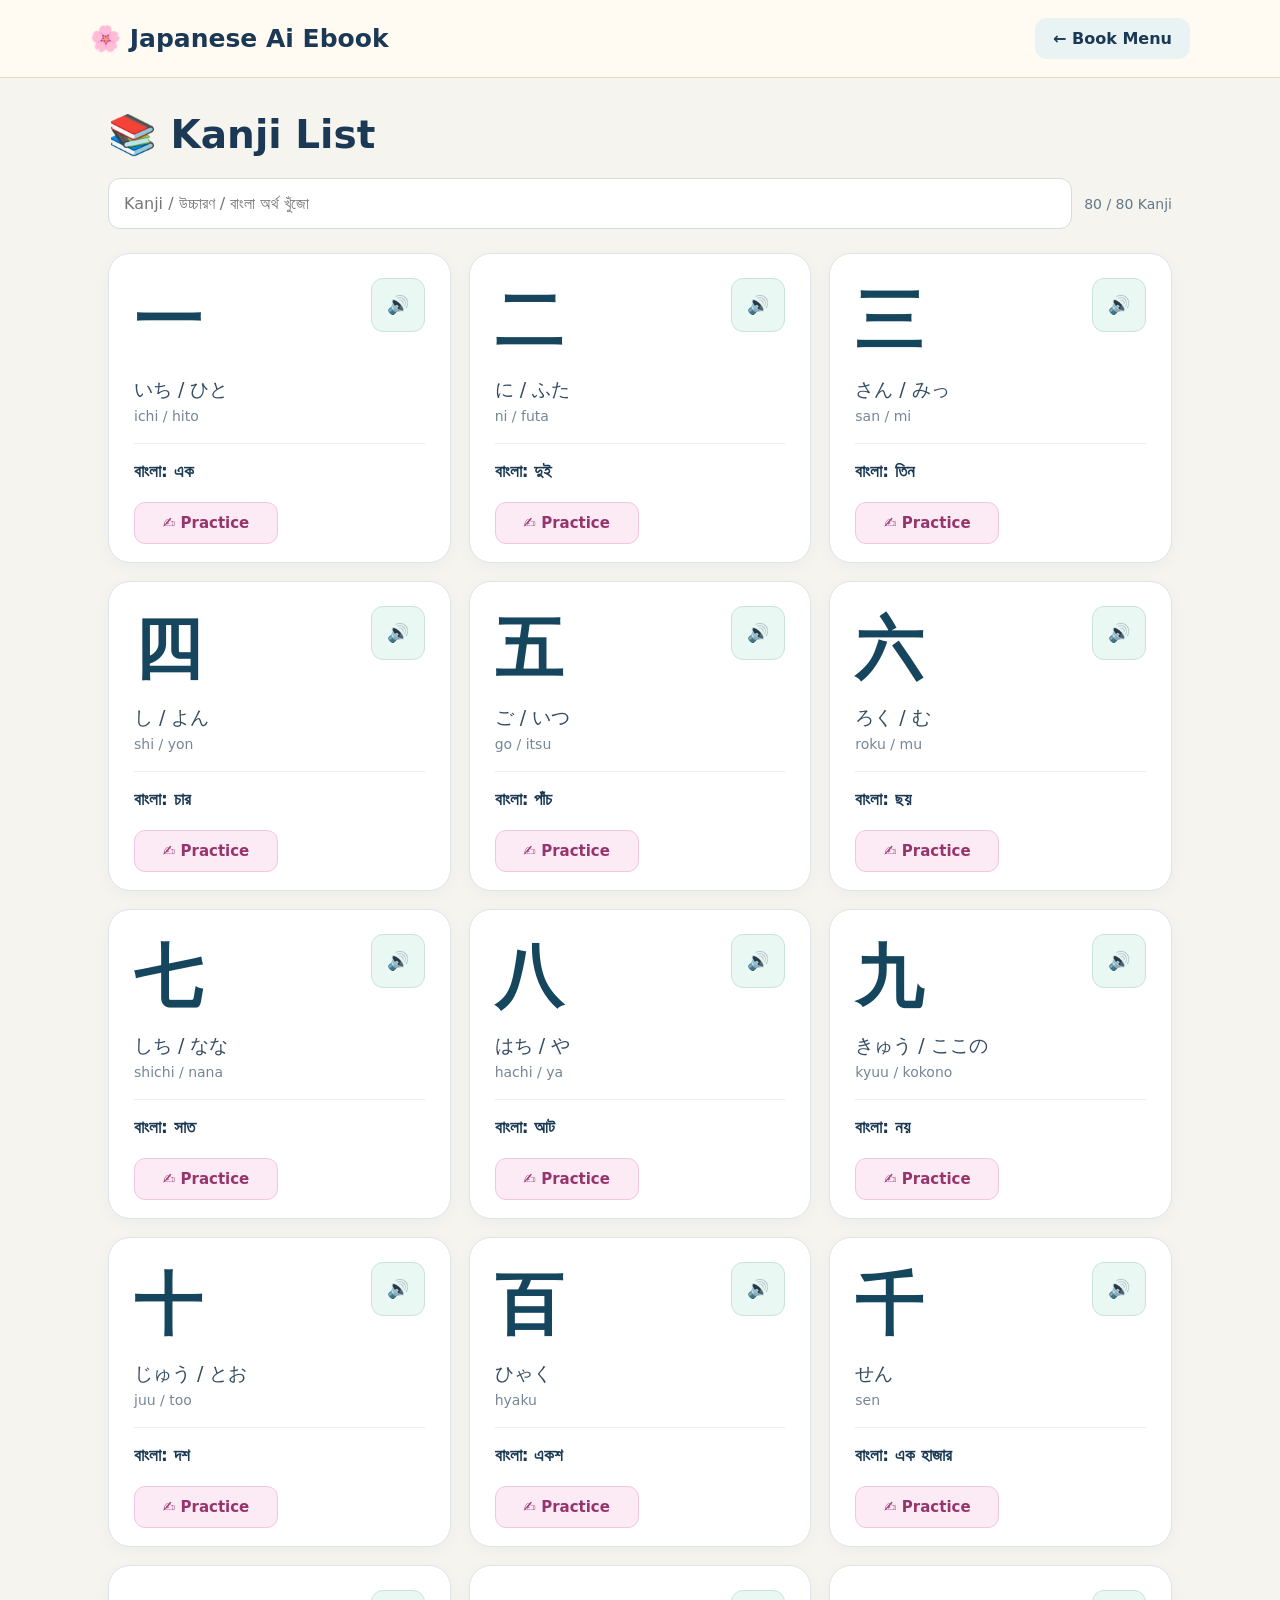
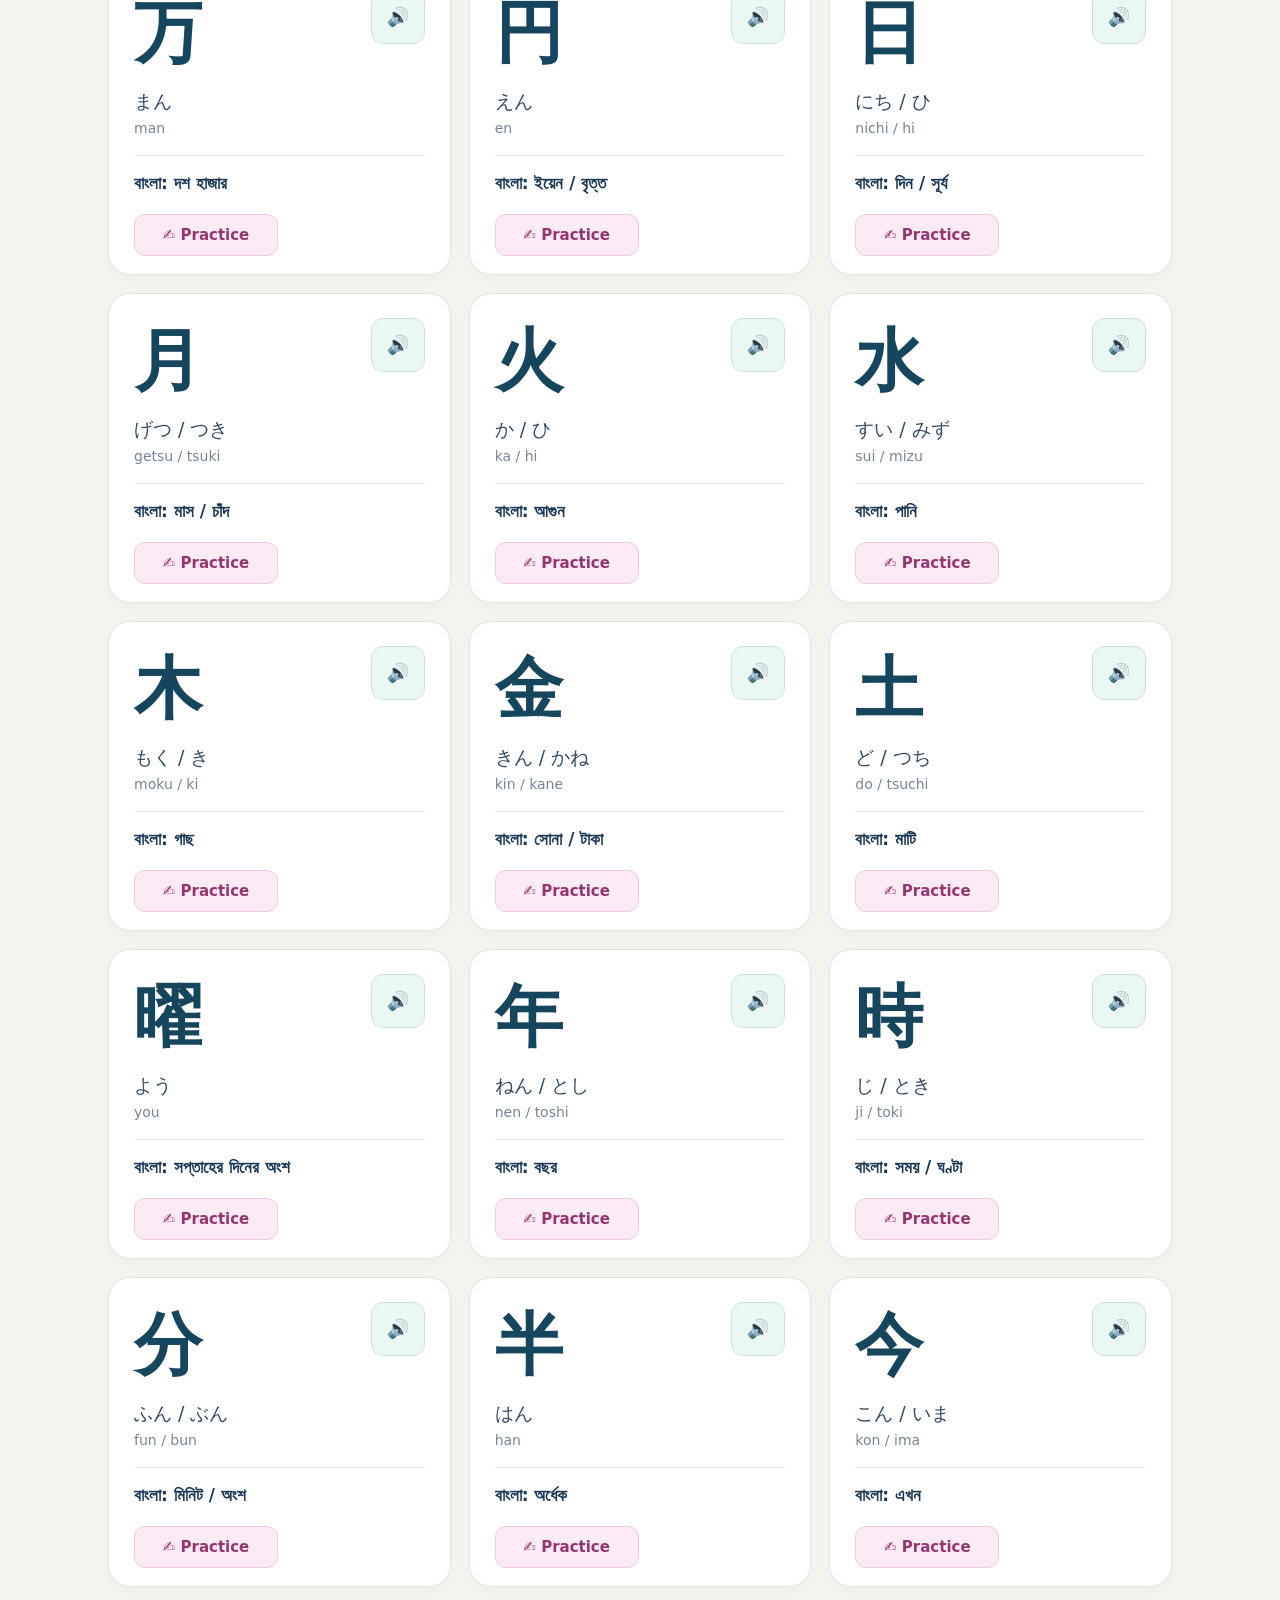
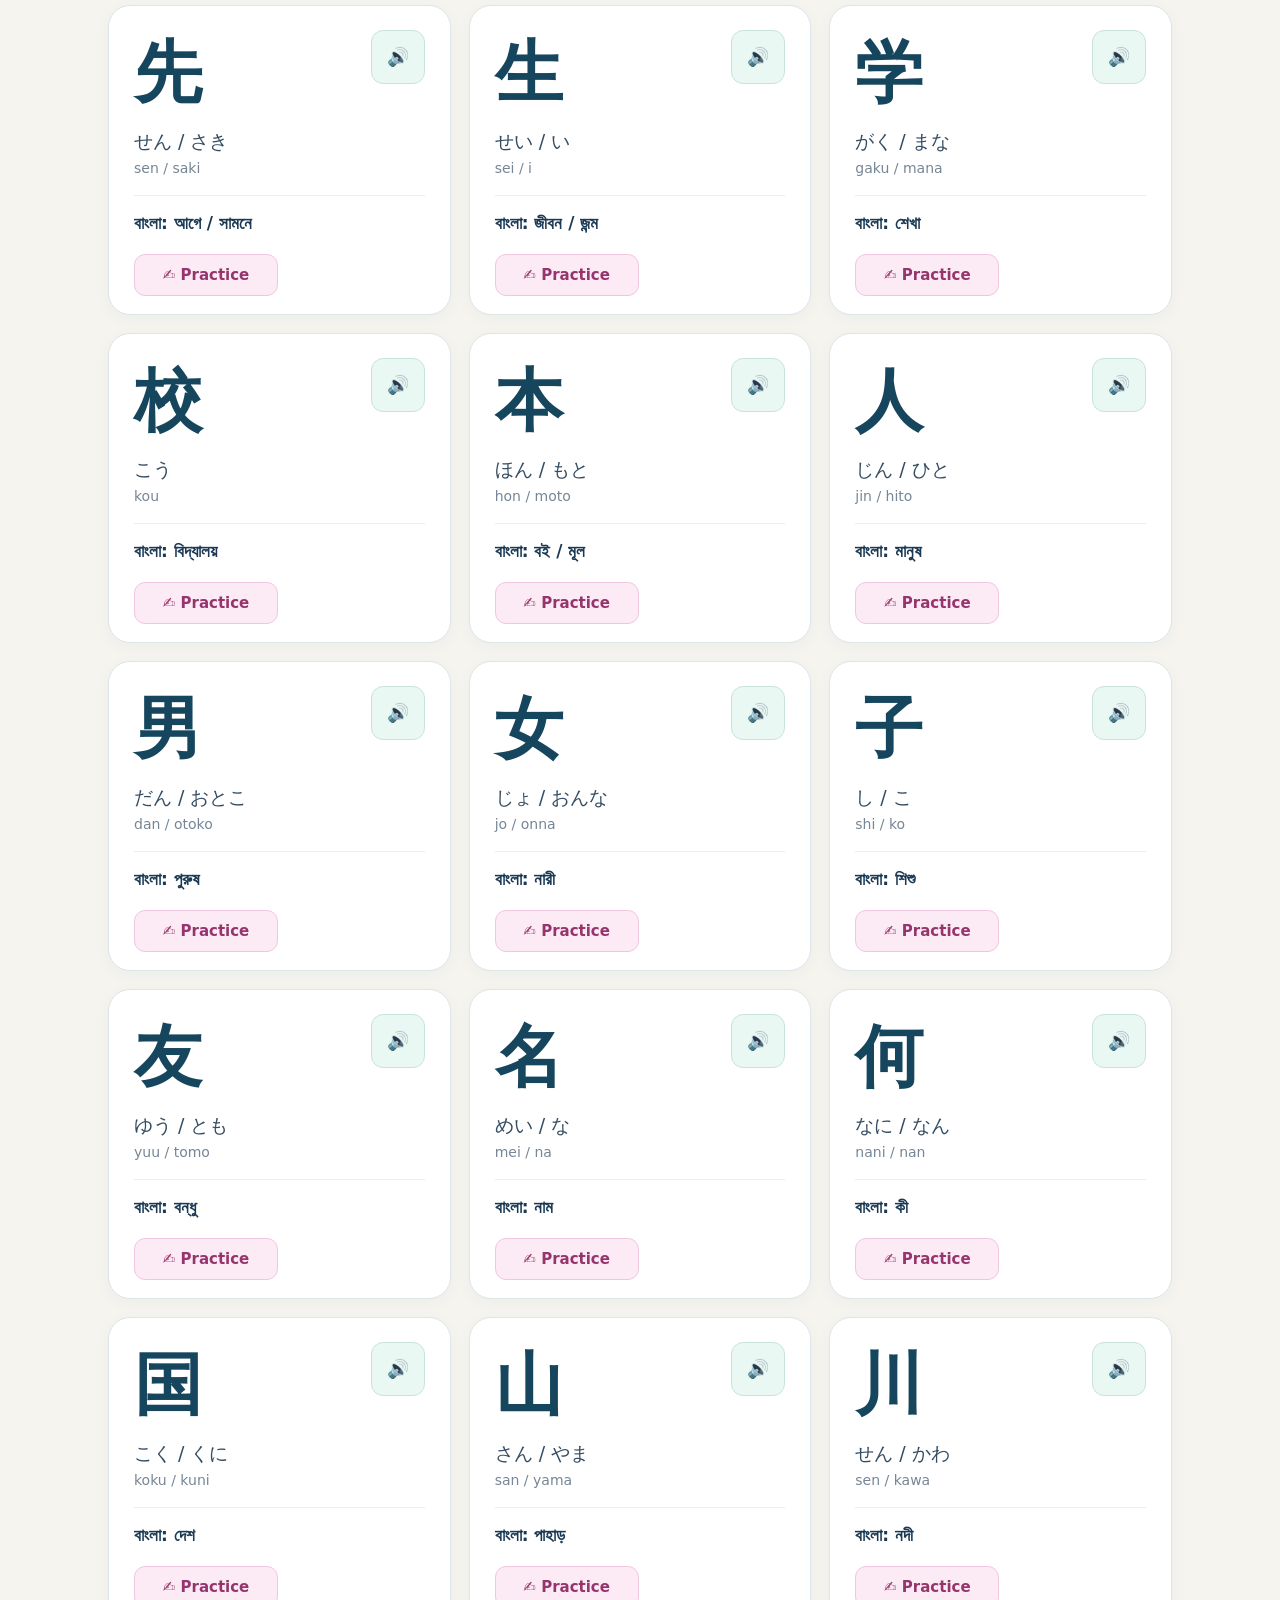
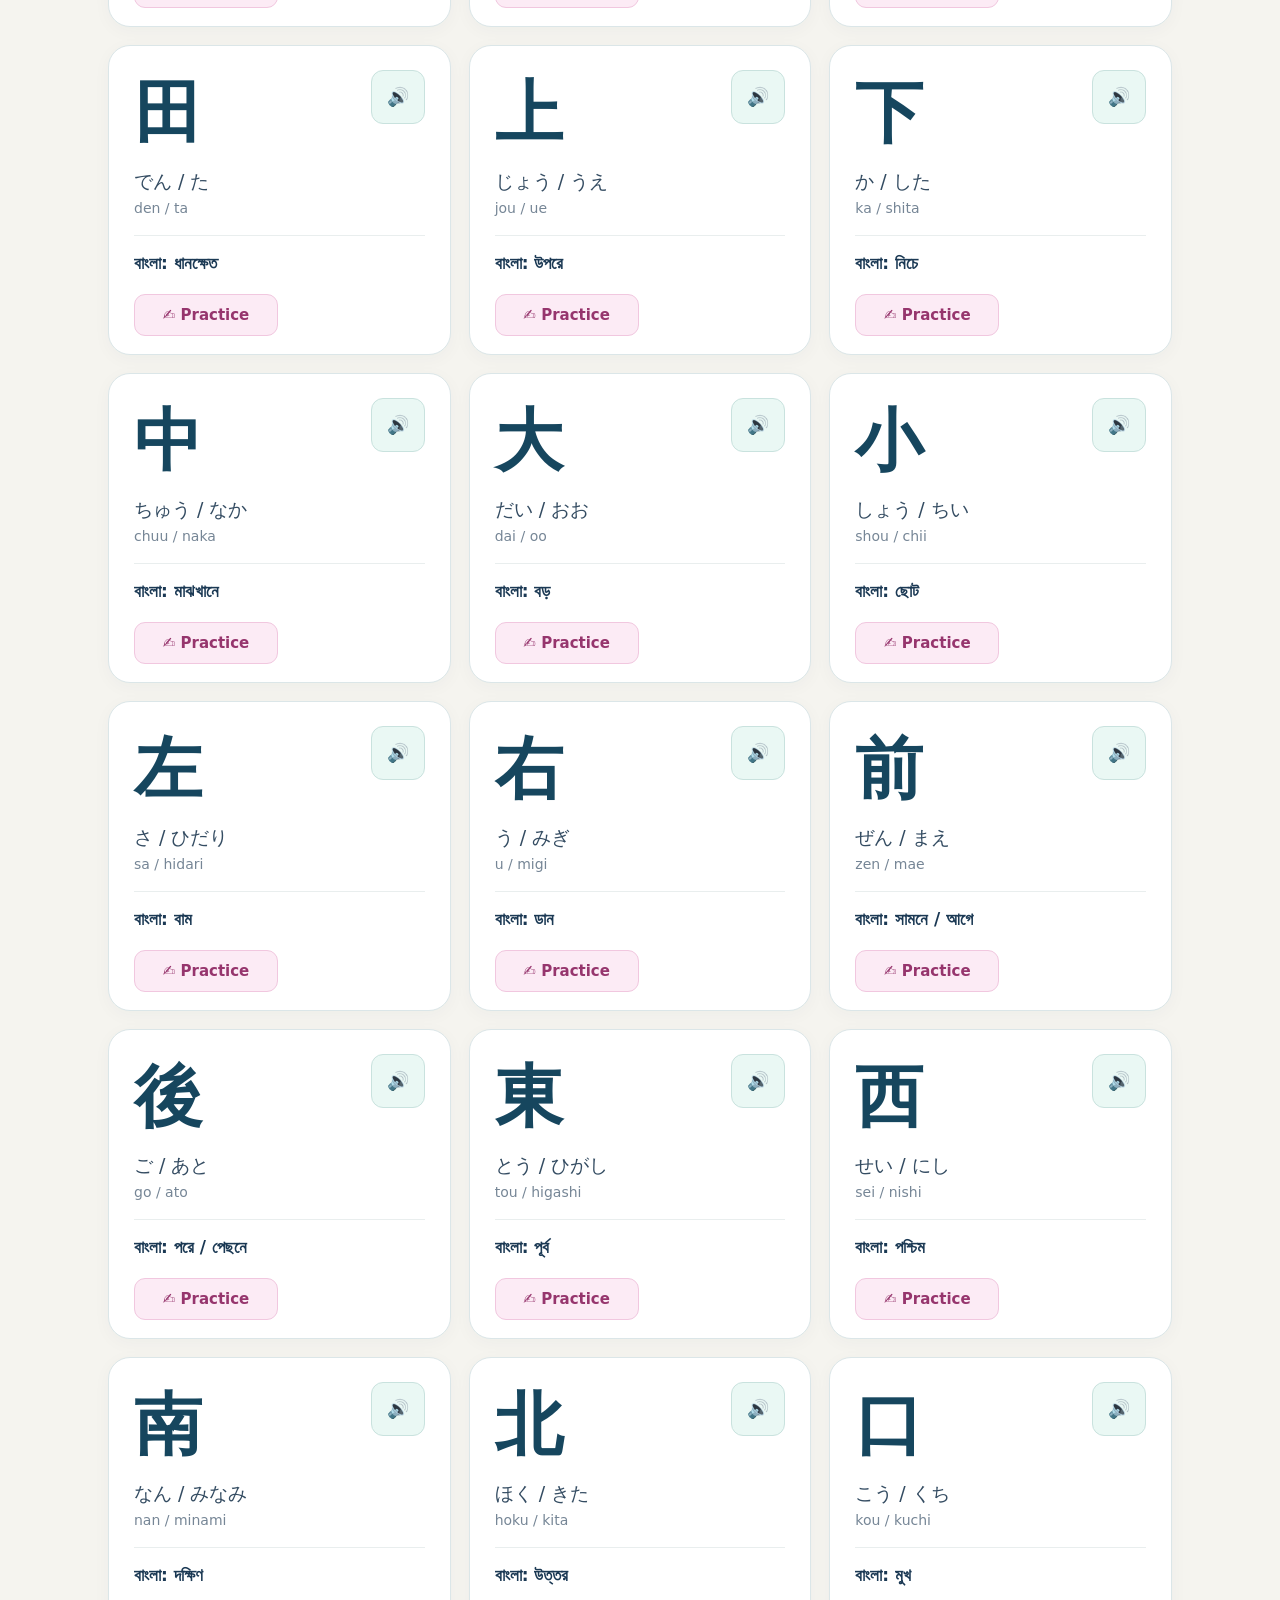
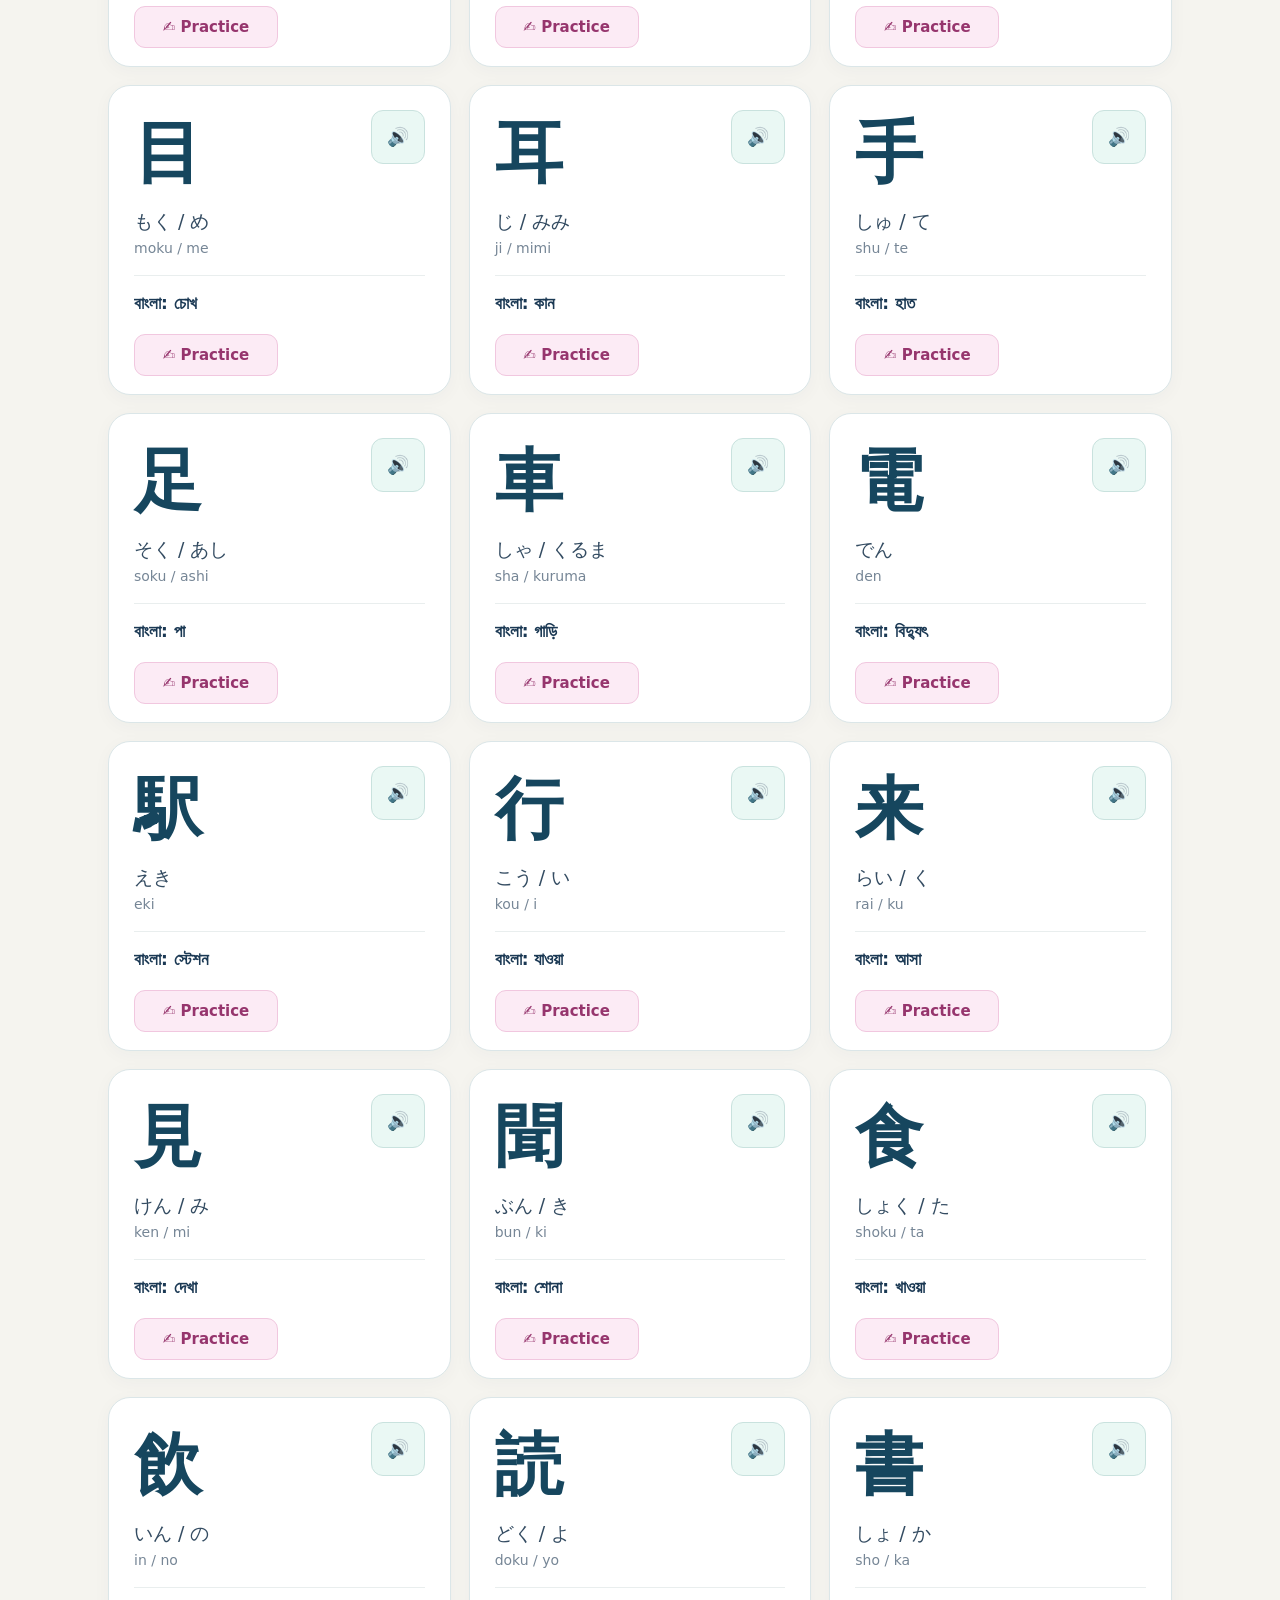
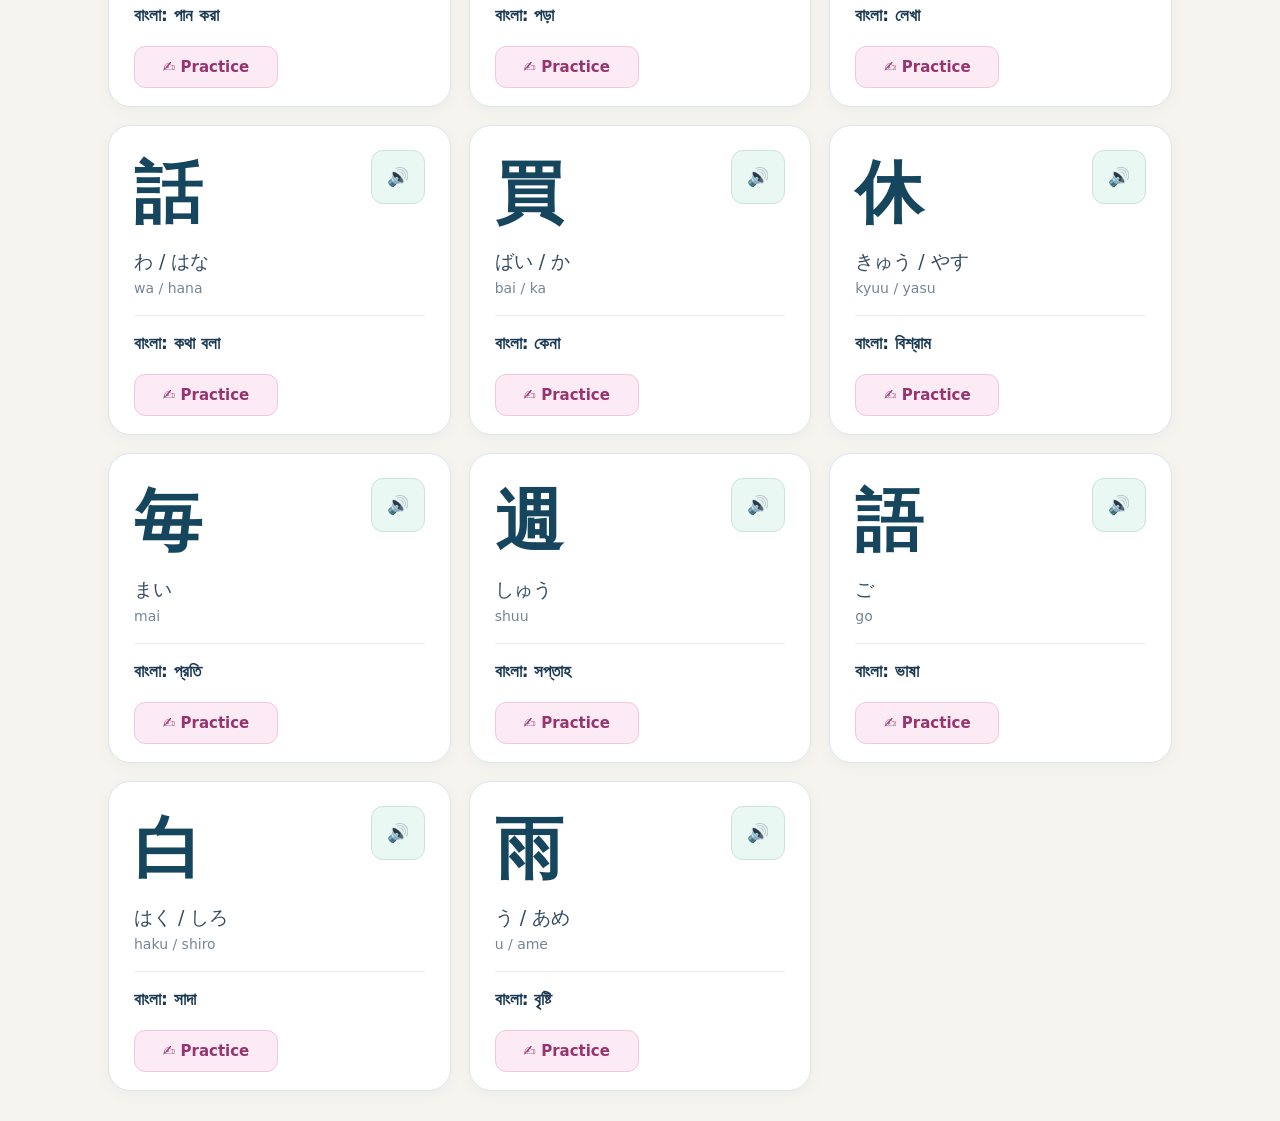
<file: Japanese_Ai_Ebook/kanji-list.html>
<!doctype html><html lang="bn"><head><meta charset="utf-8"><meta name="viewport" content="width=device-width,initial-scale=1"><title>Kanji List | Japanese Ai Ebook</title>
<style>
*{box-sizing:border-box}body{margin:0;background:#f5f4ef;color:#1b3954;font-family:system-ui,"Noto Sans Bengali","Noto Sans JP",sans-serif}
header{background:#fffaf2;border-bottom:1px solid #e5d7c2;padding:18px max(18px,calc((100vw - 1100px)/2));display:flex;justify-content:space-between;align-items:center;gap:12px;flex-wrap:wrap}
header strong{font-size:clamp(18px,3vw,25px)}a{color:inherit;text-decoration:none}.back{background:#eaf3f3;padding:11px 18px;border-radius:12px;font-weight:700}
main{max-width:1100px;margin:30px auto;padding:0 18px}h1{font-size:clamp(27px,4vw,39px);margin:0 0 8px}.sub{color:#627588;line-height:1.7}
.tools{display:flex;align-items:center;gap:12px;margin:25px 0;flex-wrap:wrap}.tools input{flex:1;min-width:180px;padding:15px;border:1px solid #d1dedc;border-radius:12px;font:inherit;background:#fff}.count{font-size:14px;color:#657789}
.grid{display:grid;grid-template-columns:repeat(3,minmax(0,1fr));gap:13px}.card{background:#fff;border:1px solid #dbe6e8;border-radius:18px;padding:20px;box-shadow:0 4px 18px #13334b09}.top{display:flex;justify-content:space-between;align-items:start;gap:8px}.kanji{font-size:60px;font-weight:700;line-height:1.2;color:#16465e}.play{border:1px solid #c9e2de;border-radius:12px;background:#eaf8f4;color:#1b615c;cursor:pointer;padding:10px;font-size:18px}.practice-link{display:inline-flex;align-items:center;justify-content:center;gap:6px;margin-top:13px;padding:10px 14px;border-radius:11px;background:#fcebf5;border:1px solid #f1c7df;color:#96356d;font-weight:750;font-size:15px;min-height:42px}.practice-link:hover,.practice-link:focus-visible{background:#f7d8e9;outline:2px solid #d68bb7;outline-offset:2px}.reading{font-size:18px;margin-top:13px;color:#344c62}.romaji{font-size:13px;color:#768696;margin-top:3px}.meaning{margin-top:15px;padding-top:12px;border-top:1px solid #e9eeee;font-size:17px;font-weight:700}.empty{padding:25px;text-align:center;color:#6c7b88}
@media(max-width:800px){.grid{grid-template-columns:repeat(2,minmax(0,1fr))}}@media(max-width:520px){.grid{grid-template-columns:1fr}.kanji{font-size:52px}}
.beginner-guide{display:flex;align-items:center;flex-wrap:wrap;gap:10px;padding:15px 17px;background:#eaf7f1;border:1px solid #c9e6d7;border-radius:15px;margin:20px 0;color:#245a4b;line-height:1.7}.beginner-guide a{background:white;border:1px solid #c9e6d7;padding:8px 12px;border-radius:10px;font-weight:700}
/* Neat, consistent Kanji cards with aligned practice actions */
main{margin-top:34px}h1{margin-bottom:20px}.tools{margin:14px 0 24px}
.grid{gap:18px;align-items:stretch}.card{display:flex;flex-direction:column;min-height:310px;padding:24px 25px 22px;border-radius:22px;transition:box-shadow .2s,transform .2s}
.card:hover{box-shadow:0 12px 30px #173d5615;transform:translateY(-2px)}
.top{min-height:92px;align-items:flex-start}.kanji{font-size:68px;line-height:1.25}.play{width:54px;height:54px;display:grid;place-items:center;flex:none}
.reading{margin-top:5px;font-size:19px;line-height:1.5}.romaji{font-size:14px;line-height:1.5;margin-top:2px}
.meaning{margin-top:16px;padding-top:15px;line-height:1.5}
.practice-link{align-self:flex-start;margin-top:auto;transform:translateY(4px);min-width:144px;padding:11px 18px}
@media(max-width:520px){.card{min-height:285px}.kanji{font-size:60px}}
</style></head><body><header><strong>🌸 Japanese Ai Ebook</strong><a class="back" href="index.html?open=book-menu">← Book Menu</a></header><main><h1>📚 Kanji List</h1><div class="tools"><input id="search" type="search" placeholder="Kanji / উচ্চারণ / বাংলা অর্থ খুঁজো" aria-label="Search Kanji"><span id="count" class="count"></span></div><div id="grid" class="grid"></div></main>
<script>
const words=[["一", "いち / ひと", "ichi / hito", "এক"], ["二", "に / ふた", "ni / futa", "দুই"], ["三", "さん / みっ", "san / mi", "তিন"], ["四", "し / よん", "shi / yon", "চার"], ["五", "ご / いつ", "go / itsu", "পাঁচ"], ["六", "ろく / む", "roku / mu", "ছয়"], ["七", "しち / なな", "shichi / nana", "সাত"], ["八", "はち / や", "hachi / ya", "আট"], ["九", "きゅう / ここの", "kyuu / kokono", "নয়"], ["十", "じゅう / とお", "juu / too", "দশ"], ["百", "ひゃく", "hyaku", "একশ"], ["千", "せん", "sen", "এক হাজার"], ["万", "まん", "man", "দশ হাজার"], ["円", "えん", "en", "ইয়েন / বৃত্ত"], ["日", "にち / ひ", "nichi / hi", "দিন / সূর্য"], ["月", "げつ / つき", "getsu / tsuki", "মাস / চাঁদ"], ["火", "か / ひ", "ka / hi", "আগুন"], ["水", "すい / みず", "sui / mizu", "পানি"], ["木", "もく / き", "moku / ki", "গাছ"], ["金", "きん / かね", "kin / kane", "সোনা / টাকা"], ["土", "ど / つち", "do / tsuchi", "মাটি"], ["曜", "よう", "you", "সপ্তাহের দিনের অংশ"], ["年", "ねん / とし", "nen / toshi", "বছর"], ["時", "じ / とき", "ji / toki", "সময় / ঘণ্টা"], ["分", "ふん / ぶん", "fun / bun", "মিনিট / অংশ"], ["半", "はん", "han", "অর্ধেক"], ["今", "こん / いま", "kon / ima", "এখন"], ["先", "せん / さき", "sen / saki", "আগে / সামনে"], ["生", "せい / い", "sei / i", "জীবন / জন্ম"], ["学", "がく / まな", "gaku / mana", "শেখা"], ["校", "こう", "kou", "বিদ্যালয়"], ["本", "ほん / もと", "hon / moto", "বই / মূল"], ["人", "じん / ひと", "jin / hito", "মানুষ"], ["男", "だん / おとこ", "dan / otoko", "পুরুষ"], ["女", "じょ / おんな", "jo / onna", "নারী"], ["子", "し / こ", "shi / ko", "শিশু"], ["友", "ゆう / とも", "yuu / tomo", "বন্ধু"], ["名", "めい / な", "mei / na", "নাম"], ["何", "なに / なん", "nani / nan", "কী"], ["国", "こく / くに", "koku / kuni", "দেশ"], ["山", "さん / やま", "san / yama", "পাহাড়"], ["川", "せん / かわ", "sen / kawa", "নদী"], ["田", "でん / た", "den / ta", "ধানক্ষেত"], ["上", "じょう / うえ", "jou / ue", "উপরে"], ["下", "か / した", "ka / shita", "নিচে"], ["中", "ちゅう / なか", "chuu / naka", "মাঝখানে"], ["大", "だい / おお", "dai / oo", "বড়"], ["小", "しょう / ちい", "shou / chii", "ছোট"], ["左", "さ / ひだり", "sa / hidari", "বাম"], ["右", "う / みぎ", "u / migi", "ডান"], ["前", "ぜん / まえ", "zen / mae", "সামনে / আগে"], ["後", "ご / あと", "go / ato", "পরে / পেছনে"], ["東", "とう / ひがし", "tou / higashi", "পূর্ব"], ["西", "せい / にし", "sei / nishi", "পশ্চিম"], ["南", "なん / みなみ", "nan / minami", "দক্ষিণ"], ["北", "ほく / きた", "hoku / kita", "উত্তর"], ["口", "こう / くち", "kou / kuchi", "মুখ"], ["目", "もく / め", "moku / me", "চোখ"], ["耳", "じ / みみ", "ji / mimi", "কান"], ["手", "しゅ / て", "shu / te", "হাত"], ["足", "そく / あし", "soku / ashi", "পা"], ["車", "しゃ / くるま", "sha / kuruma", "গাড়ি"], ["電", "でん", "den", "বিদ্যুৎ"], ["駅", "えき", "eki", "স্টেশন"], ["行", "こう / い", "kou / i", "যাওয়া"], ["来", "らい / く", "rai / ku", "আসা"], ["見", "けん / み", "ken / mi", "দেখা"], ["聞", "ぶん / き", "bun / ki", "শোনা"], ["食", "しょく / た", "shoku / ta", "খাওয়া"], ["飲", "いん / の", "in / no", "পান করা"], ["読", "どく / よ", "doku / yo", "পড়া"], ["書", "しょ / か", "sho / ka", "লেখা"], ["話", "わ / はな", "wa / hana", "কথা বলা"], ["買", "ばい / か", "bai / ka", "কেনা"], ["休", "きゅう / やす", "kyuu / yasu", "বিশ্রাম"], ["毎", "まい", "mai", "প্রতি"], ["週", "しゅう", "shuu", "সপ্তাহ"], ["語", "ご", "go", "ভাষা"], ["白", "はく / しろ", "haku / shiro", "সাদা"], ["雨", "う / あめ", "u / ame", "বৃষ্টি"]];
const grid=document.getElementById('grid'),search=document.getElementById('search'),count=document.getElementById('count');
function render(){const q=search.value.trim().toLowerCase();grid.replaceChildren();let found=0;words.forEach((w,i)=>{if(!w.join(' ').toLowerCase().includes(q))return;found++;const card=document.createElement('article');card.className='card';const top=document.createElement('div');top.className='top';const kanji=document.createElement('span');kanji.className='kanji';kanji.textContent=w[0];const btn=document.createElement('button');btn.className='play';btn.type='button';btn.textContent='🔊';btn.title='উচ্চারণ শোনো';btn.setAttribute('aria-label',w[0]+' উচ্চারণ শোনো');btn.onclick=()=>{if(!('speechSynthesis' in window)){alert('এই Browser-এ Audio সমর্থিত নয়');return}speechSynthesis.cancel();const u=new SpeechSynthesisUtterance(w[1].split(' / ')[0]);u.lang='ja-JP';u.rate=.85;speechSynthesis.speak(u)};top.append(kanji,btn);const rd=document.createElement('div');rd.className='reading';rd.textContent=w[1];const rm=document.createElement('div');rm.className='romaji';rm.textContent=w[2];const mn=document.createElement('div');mn.className='meaning';mn.textContent='বাংলা: '+w[3];const practice=document.createElement('a');practice.className='practice-link';practice.href='practice.html?kanji='+encodeURIComponent(w[0])+'#kanji';practice.textContent='✍️ Practice';practice.setAttribute('aria-label',w[0]+' লিখে অনুশীলন করো');card.append(top,rd,rm,mn,practice);grid.append(card)});count.textContent=found+' / '+words.length+' Kanji';if(!found){const e=document.createElement('p');e.className='empty';e.textContent='কোনো Kanji পাওয়া যায়নি';grid.append(e)}}search.addEventListener('input',render);render();
</script></body></html>
</file>
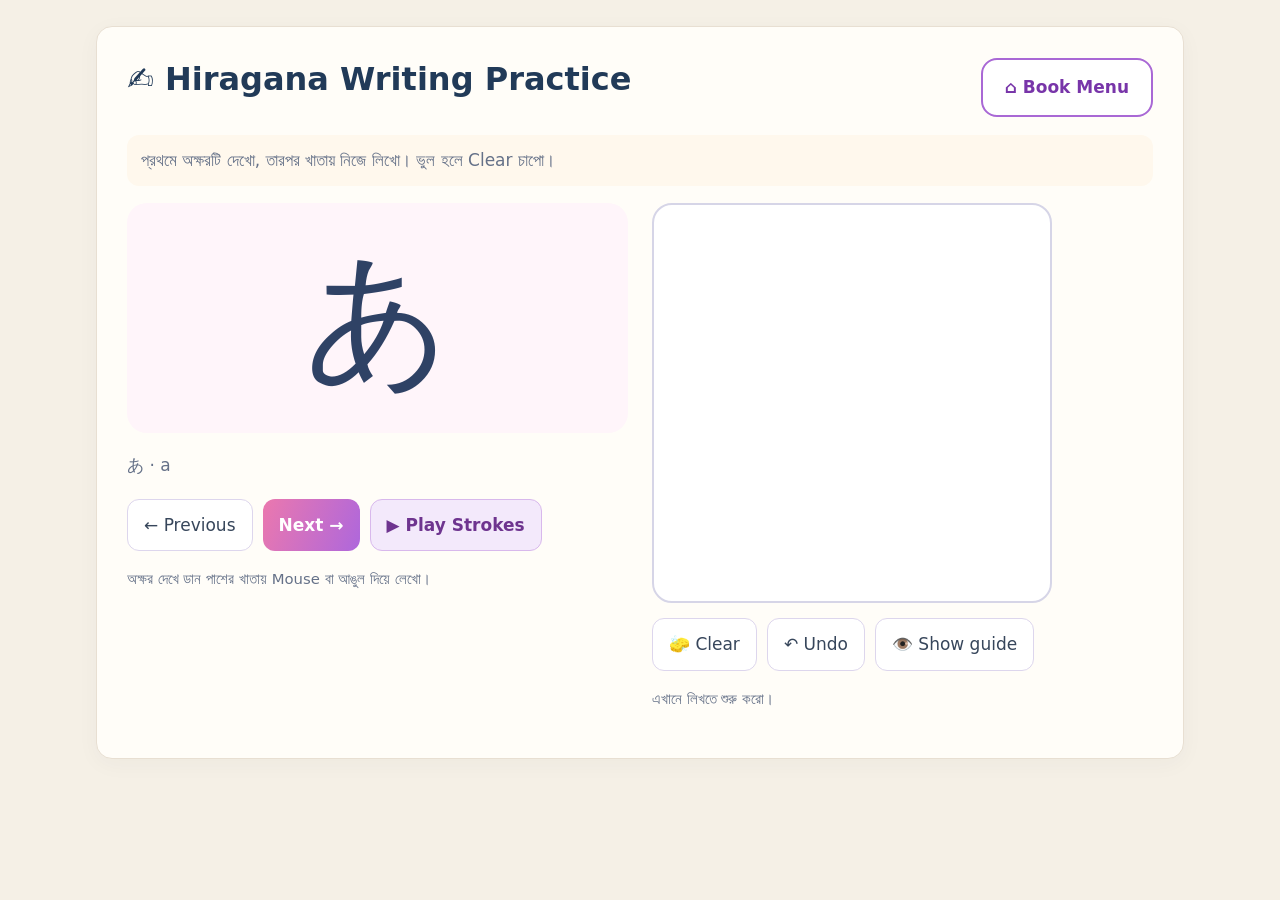
<file: Japanese_Ai_Ebook/practice.html>
<!doctype html><html lang="bn"><head><meta charset="utf-8"><meta name="viewport" content="width=device-width,initial-scale=1"><title>Japanese Ai Ebook | Writing Practice</title><style>
:root{font-family:system-ui,"Noto Sans Bengali","Noto Sans JP",sans-serif;color:#21354e;background:#f7f6fb}*{box-sizing:border-box}body{margin:0;min-height:100vh;background:radial-gradient(circle at 95% 0,#ffe0ed,transparent 40%),linear-gradient(160deg,#f5faff,#fff8fb)}header{display:flex;align-items:center;justify-content:space-between;gap:12px;padding:18px clamp(16px,4vw,48px);background:#ffffffbd;backdrop-filter:blur(14px);border-bottom:1px solid #e8dce7}header strong{color:#a63874}a{color:#7941a1;text-decoration:none;font-weight:700}main{max-width:1080px;margin:auto;padding:26px 16px 60px}h1{font-size:clamp(1.5rem,4vw,2.5rem);margin:0 0 6px}p{color:#657188;line-height:1.7}.switch{display:flex;gap:10px;flex-wrap:wrap;margin:22px 0}.switch button,button,select{font:inherit;cursor:pointer;border-radius:12px;border:1px solid #ddd6ed;padding:10px 16px;background:white;color:#37465b}.switch button.active,.primary{background:linear-gradient(110deg,#eb78ae,#ae67dc);color:white;border:0;font-weight:800}.panel{background:#ffffffdc;border:1px solid #ebe4f0;box-shadow:0 14px 40px #34405d12;border-radius:24px;padding:clamp(16px,3vw,30px)}.grid{display:grid;grid-template-columns:minmax(0,1fr) minmax(0,1fr);gap:24px}.practice-character{font-size:clamp(5rem,15vw,9rem);line-height:1.5;text-align:center;color:#2f4265;background:#fff5fa;border-radius:20px;min-height:230px;display:grid;place-items:center}.canvas-wrap{position:relative;width:min(100%,400px);aspect-ratio:1;border:2px solid #d6d5e7;border-radius:20px;overflow:hidden;background:linear-gradient(90deg,transparent calc(50% - .5px),#e7ddeb 50%,transparent calc(50% + .5px)),linear-gradient(transparent calc(50% - .5px),#e7ddeb 50%,transparent calc(50% + .5px)),#fff;touch-action:none}.canvas-wrap canvas{width:100%;height:100%;touch-action:none;display:block}.controls{display:flex;gap:10px;flex-wrap:wrap;margin:15px 0}.hint{font-size:.93rem}.kanji-board{background:#fff;border:2px solid #e6dcea;border-radius:20px;max-width:400px;aspect-ratio:1;display:grid;place-items:center}.kanji-board svg{width:95%;height:95%;overflow:visible}.kanji-board path{fill:none;stroke:#b13f8a;stroke-width:7;stroke-linecap:round;stroke-linejoin:round}.kanji-board .guide{fill:#edf0f5;stroke:none;font-size:95px;text-anchor:middle;dominant-baseline:central}.stroke-number{fill:#33465c;font-size:7px;font-weight:800}.hidden{display:none!important}@media(max-width:700px){.grid{grid-template-columns:1fr}.practice-character{min-height:150px;font-size:5rem}.canvas-wrap,.kanji-board{margin:auto}header{flex-wrap:wrap}}
@media(prefers-reduced-motion:reduce){*{scroll-behavior:auto!important;animation:none!important}}
.beginner-steps{display:flex;flex-wrap:wrap;gap:10px;align-items:center;background:#edf8f5;border:1px solid #cfe9df;border-radius:15px;padding:14px 18px;margin:18px 0;color:#1d5b55}.beginner-steps strong{margin-right:8px}.beginner-steps span{background:white;padding:7px 11px;border-radius:9px;font-size:14px}.beginner-hint{background:#fff8ed;border-radius:12px;padding:10px 14px}.quick-links{display:flex;flex-wrap:wrap;gap:9px;margin:10px 0 20px}.quick-links a{padding:10px 14px;background:#f1f7ff;border:1px solid #d4e4f5;border-radius:11px}@media(max-width:600px){.beginner-steps{flex-direction:column;align-items:flex-start}}
</style><link rel="stylesheet" href="assets/easy-reading-book.css">
<style>body{background:#f5f0e6!important;color:#263b56!important;line-height:1.8}main,.container,.wrap{max-width:1120px;margin-left:auto;margin-right:auto}button{min-height:42px} @media(max-width:700px){body{font-size:16px}main,.container,.wrap{padding-left:12px;padding-right:12px}}</style>
<link rel="stylesheet" href="assets/simple-complete.css">
<style id="kanji-writing-style">.kanji-writing-section{margin-top:30px;border-top:1px solid #e8deeb;padding-top:24px}.kanji-writing-section h3{font-size:clamp(1.3rem,2.5vw,1.8rem);margin:0 0 8px}.kanji-writing-layout{display:grid;grid-template-columns:1fr 1fr;gap:24px;align-items:start;margin-top:18px}.kanji-writing-reference{border:1px solid #eee0ed;background:#fff7fb;border-radius:20px;min-height:280px;display:flex;flex-direction:column;justify-content:center;align-items:center}.kanji-writing-reference span{font-size:clamp(6rem,12vw,10rem);line-height:1.2;color:#294665}.kanji-writing-reference p{font-size:1.05rem}.kanji-writing-canvas{margin:0;max-width:400px}.kanji-writing-section button{min-height:44px}@media(max-width:700px){.kanji-writing-layout{grid-template-columns:1fr}.kanji-writing-reference{min-height:180px}.kanji-writing-reference span{font-size:6rem}.kanji-writing-canvas{margin:auto}}</style><style id="kanji-hiragana-matching-design">
#kanji{background:#ffffffec}#kanji>h2{font-size:clamp(25px,3vw,38px);color:#243c60}
#kanji .kanji-writing-section{border-top:0;margin-top:16px;padding-top:8px}
#kanji .kanji-writing-layout{grid-template-columns:repeat(2,minmax(0,1fr));gap:22px;align-items:start}
#kanji .kanji-writing-reference{min-height:320px;background:#fff5fa;border:1px solid #f0deea}
#kanji .kanji-writing-reference span{font-size:clamp(7rem,15vw,11rem)}
#kanji .kanji-writing-canvas{width:min(100%,400px);max-width:400px;margin:0 auto;aspect-ratio:1}
#kanji .kanji-writing-canvas canvas{touch-action:none}
#kanji .kanji-bottom-nav{justify-content:space-between;margin-top:20px}
#kanji .kanji-bottom-nav button{min-width:145px}
#kanji #kNext,#kanji #kNextBottom{background:linear-gradient(110deg,#eb78ae,#ae67dc);color:#fff;border:0;font-weight:800}
@media(max-width:700px){#kanji .kanji-writing-layout{grid-template-columns:1fr}#kanji .kanji-writing-reference{min-height:175px}#kanji .kanji-writing-reference span{font-size:6rem}#kanji .kanji-bottom-nav button{min-width:0;flex:1}}
</style><style id="kanji-identical-to-hiragana">
#kanji .kanji-simple-grid{display:grid;grid-template-columns:minmax(0,1fr) minmax(0,1fr);gap:24px}
#kanji .kanji-simple-character{font-size:clamp(5rem,15vw,9rem);line-height:1.5;text-align:center;color:#2f4265;background:#fff5fa;border-radius:20px;min-height:230px;display:grid;place-items:center}
#kanji .kanji-writing-canvas{width:min(100%,400px);max-width:400px;margin:0;aspect-ratio:1}
#kanji .kanji-simple-info{font-size:1.05rem;color:#657188}
#kanji .stroke-extra{margin-top:28px;border-top:1px solid #ece2ec;padding-top:20px}
#kanji .stroke-extra summary{cursor:pointer;font-weight:750;color:#344f70;padding:12px;background:#f4f6fa;border-radius:12px}
#kanji .stroke-extra-inner{padding:20px 0;max-width:500px}
#kanji .stroke-extra .kanji-board{margin-top:15px}
@media(max-width:700px){#kanji .kanji-simple-grid{grid-template-columns:1fr}#kanji .kanji-simple-character{min-height:150px;font-size:5rem}#kanji .kanji-writing-canvas{margin:auto}}
</style><style id="kanji-only-writing-visible">#kanji .stroke-extra{display:none!important}#kanji .kanji-simple-grid{align-items:start}#kanji .kanji-simple-character{min-height:300px}#kanji .kanji-writing-canvas{width:100%;max-width:440px}#kanji .controls{margin-top:16px}@media(max-width:700px){#kanji .kanji-simple-character{min-height:190px}}#kanji .stroke-play-button{background:#e9f2ff;color:#174b78;border:1px solid #bed8f8;font-weight:750}#kanji #strokePreview.stroke-visible{display:block!important;max-width:480px;margin-top:12px;padding-top:12px}#kanji #strokePreview.stroke-visible .stroke-extra-inner{padding:10px 0}#kanji #strokePreview.stroke-visible .kanji-board{max-width:300px}#kanji #strokePreview.stroke-visible summary{display:none}#kanji #strokePreview.stroke-visible label,#kanji #strokePreview.stroke-visible select{display:none}#kanji #strokePreview.stroke-visible #play,#kanji #strokePreview.stroke-visible #reset{display:none}
</style><style id="hiragana-inline-play-css">#hiraganaWritingArea{position:relative}#hiraganaStrokePreview{position:absolute;inset:0;background:#fff;display:flex;flex-direction:column;align-items:center;justify-content:center;gap:8px;border-radius:inherit}#hiraganaStrokePreview.hidden{display:none!important}#hiraganaStrokeSvg{width:82%;height:82%;overflow:visible}#hiraganaStrokeSvg path{vector-effect:none}#hiraganaStrokeGlyph{font-family:"Noto Sans JP",sans-serif;font-size:76px;font-weight:500;fill:transparent;stroke:#bd4b96;stroke-width:1.2;stroke-linecap:round;stroke-linejoin:round;paint-order:stroke;stroke-dasharray:800;stroke-dashoffset:800}#hiraganaStrokeStatus{font-size:14px;color:#53667b;text-align:center}#hPlayHere{background:#f3e9fb;border-color:#d8b8ec;color:#6e348f;font-weight:700}</style><style id="practice-no-top-header">.practice-title-row{display:flex;align-items:center;justify-content:space-between;gap:16px;flex-wrap:wrap;margin-bottom:14px}.practice-title-row h2{margin:0}.practice-menu-link{display:inline-flex;align-items:center;justify-content:center;border:2px solid #a968d5;border-radius:16px;padding:12px 22px;background:#fff;color:#7835a9;font-weight:750;white-space:nowrap}.practice-menu-link:hover{background:#f8efff}@media(max-width:600px){.practice-title-row{align-items:flex-start}.practice-menu-link{padding:10px 14px}}</style></head><body><main><div class="switch" aria-hidden="true" style="display:none!important"><button id="hTab" class="active">あ Hiragana লেখা</button><button id="kTab">字 Kanji Writing Practice</button></div>
<style id="inline-kanji-stroke-css">#kanji #kanjiWritingArea{position:relative}#kanji #inlineStroke{position:absolute;inset:0;background:#fff;display:flex;flex-direction:column;align-items:center;justify-content:center;gap:2px;z-index:2;padding:10px}#kanji #inlineStroke svg{width:100%;height:calc(100% - 30px);overflow:visible}#kanji #inlineStroke svg path{fill:none;stroke:#b13f8a;stroke-width:5;stroke-linecap:round;stroke-linejoin:round}#kanji #inlineStroke svg .guide{fill:#edf0f5;stroke:none;font-size:80px;text-anchor:middle;dominant-baseline:central}#kanji #inlineStroke svg .stroke-number{fill:#33465c;font-size:7px;font-weight:800}#kanji #inlineStrokeStatus{font-size:14px;color:#53667b;text-align:center}#kanji #inlineStroke.hidden{display:none!important}</style><section id="hiragana" class="panel"><div class="practice-title-row"><h2>✍️ Hiragana Writing Practice</h2><a class="practice-menu-link" href="index.html?open=book-menu">⌂ Book Menu</a></div><p class="beginner-hint">প্রথমে অক্ষরটি দেখো, তারপর খাতায় নিজে লিখো। ভুল হলে Clear চাপো।</p><div class="grid"><div><div class="practice-character" id="hGlyph">あ</div><p id="hInfo">あ · a</p><div class="controls"><button id="hPrev">← Previous</button><button class="primary" id="hNext">Next →</button><button class="stroke-play-button" id="hPlayHere" type="button" aria-expanded="false">▶ Play Strokes</button></div><p class="hint">অক্ষর দেখে ডান পাশের খাতায় Mouse বা আঙুল দিয়ে লেখো।</p></div><div><div class="canvas-wrap" id="hiraganaWritingArea"><canvas id="paper" aria-label="Hiragana handwriting drawing area"></canvas><div id="hiraganaStrokePreview" class="hiragana-stroke-preview hidden"><svg id="hiraganaStrokeSvg" viewBox="0 0 100 100" role="img" aria-label="Hiragana animated writing guide"><text id="hiraganaStrokeGlyph" x="50" y="53" text-anchor="middle" dominant-baseline="central"></text></svg><span id="hiraganaStrokeStatus" aria-live="polite">Play Strokes</span></div></div><div class="controls"><button id="clear">🧽 Clear</button><button id="undo">↶ Undo</button><button id="guide">👁️ Show guide</button></div><p class="hint" id="drawStatus" aria-live="polite">এখানে লিখতে শুরু করো।</p></div></div></section>
<section id="kanji" class="panel hidden">
<div class="practice-title-row"><h2>📝 নিজে লিখে অনুশীলন করো</h2><a class="practice-menu-link" href="index.html?open=book-menu">⌂ Book Menu</a></div>
<p class="beginner-hint">উপরের Kanji দেখে নিচের খাতায় Mouse বা আঙুল দিয়ে লেখো। Guide চাইলে দেখতে পারবে।</p>
<div class="grid kanji-simple-grid">
 <div>
  <div class="practice-character kanji-simple-character" id="kwGlyph">一</div>
  <p id="kwMeaning" class="kanji-simple-info">এক (one)</p>
  <div class="controls"><button id="kPrev" type="button">← Previous</button><button class="primary" id="kNext" type="button">Next →</button><button class="stroke-play-button" id="kPlayHere" type="button" aria-expanded="false">▶ Play Strokes</button></div>
  <p class="hint">Kanji দেখে ডান পাশের খাতায় Mouse বা আঙুল দিয়ে লেখো।</p>
 </div>
 <div>
  <div class="canvas-wrap kanji-writing-canvas" id="kanjiWritingArea"><canvas id="kanjiPaper" aria-label="Kanji handwriting drawing canvas"></canvas><div id="inlineStroke" class="inline-stroke hidden" aria-label="Kanji stroke animation"><svg viewBox="0 0 100 100" role="img" aria-label="Kanji stroke order" id="kanjiSvg"></svg><span id="inlineStrokeStatus" aria-live="polite">Stroke Order</span></div></div>
  <div class="controls"><button id="kwClear" type="button">🧽 Clear</button><button id="kwUndo" type="button">↶ Undo</button><button id="kwGuide" type="button" aria-pressed="false">👁️ Show guide</button></div>
  <p class="hint" id="kwStatus" aria-live="polite">এখানে Kanji লিখতে শুরু করো।</p>
 </div>
</div>
<details class="stroke-extra" id="strokePreview" hidden aria-hidden="true"><summary>🖌️ Stroke Order Animation দেখো (ঐচ্ছিক)</summary>
 <div class="stroke-extra-inner"><label for="kanjiSelect">Kanji নির্বাচন করো</label> <select id="kanjiSelect"></select>
 <p id="kMeaning"></p>
 <div class="controls"><button class="primary" id="play" type="button">▶ Play Strokes</button><button id="reset" type="button">↻ Reset</button></div>
 <label for="speed">Animation Speed</label> <select id="speed"><option value="1300">Slow</option><option value="800" selected>Normal</option><option value="450">Fast</option></select>
 <p id="strokeStatus" aria-live="polite">Play চাপলে Stroke Order দেখাবে।</p>
 </div>
</details>
</section></main>
<script>
'use strict';
const chars=[['あ','a'],['い','i'],['う','u'],['え','e'],['お','o'],['か','ka'],['き','ki'],['く','ku'],['け','ke'],['こ','ko'],['さ','sa'],['し','shi'],['す','su'],['せ','se'],['そ','so'],['た','ta'],['ち','chi'],['つ','tsu'],['て','te'],['と','to'],['な','na'],['に','ni'],['ぬ','nu'],['ね','ne'],['の','no'],['は','ha'],['ひ','hi'],['ふ','fu'],['へ','he'],['ほ','ho'],['ま','ma'],['み','mi'],['む','mu'],['め','me'],['も','mo'],['や','ya'],['ゆ','yu'],['よ','yo'],['ら','ra'],['り','ri'],['る','ru'],['れ','re'],['ろ','ro'],['わ','wa'],['を','wo'],['ん','n']];
let hIndex=0, strokes=[],drawing=false,showGuide=false;const paper=document.getElementById('paper'),ctx=paper.getContext('2d');
function redraw(){const r=paper.getBoundingClientRect();const dpr=Math.min(devicePixelRatio||1,2);paper.width=Math.round(r.width*dpr);paper.height=Math.round(r.height*dpr);ctx.setTransform(dpr,0,0,dpr,0,0);ctx.clearRect(0,0,r.width,r.height);if(showGuide){ctx.globalAlpha=.13;ctx.fillStyle='#ad6d9b';ctx.font=`${r.width*.68}px sans-serif`;ctx.textAlign='center';ctx.textBaseline='middle';ctx.fillText(chars[hIndex][0],r.width/2,r.height/2);ctx.globalAlpha=1}ctx.lineWidth=5;ctx.strokeStyle='#263e68';ctx.lineCap='round';ctx.lineJoin='round';for(const stroke of strokes){if(!stroke.length)continue;ctx.beginPath();stroke.forEach(([x,y],i)=>i?ctx.lineTo(x*r.width,y*r.height):ctx.moveTo(x*r.width,y*r.height));if(stroke.length===1){ctx.lineTo(stroke[0][0]*r.width+.1,stroke[0][1]*r.height+.1)}ctx.stroke()}}
function point(e){const r=paper.getBoundingClientRect();return [(e.clientX-r.left)/r.width,(e.clientY-r.top)/r.height]}
paper.addEventListener('pointerdown',e=>{e.preventDefault();paper.setPointerCapture(e.pointerId);drawing=true;strokes.push([point(e)]);redraw()});paper.addEventListener('pointermove',e=>{if(!drawing)return;strokes.at(-1).push(point(e));redraw()});['pointerup','pointercancel','lostpointercapture'].forEach(name=>paper.addEventListener(name,()=>{drawing=false}));
function setChar(n){hIndex=(n+chars.length)%chars.length;document.getElementById('hGlyph').textContent=chars[hIndex][0];document.getElementById('hInfo').textContent=chars[hIndex].join(' · ');strokes=[];redraw()}
document.getElementById('hPrev').onclick=()=>setChar(hIndex-1);document.getElementById('hNext').onclick=()=>setChar(hIndex+1);document.getElementById('clear').onclick=()=>{strokes=[];redraw()};document.getElementById('undo').onclick=()=>{strokes.pop();redraw()};document.getElementById('guide').onclick=()=>{showGuide=!showGuide;redraw()};window.addEventListener('resize',redraw);
// Simplified, hand-authored vector strokes for introductory kanji.
const kanji=[{c:'一',m:'এক (one)',p:['M16 51 L84 51']},{c:'二',m:'দুই (two)',p:['M27 34 L73 34','M15 70 L85 70']},{c:'三',m:'তিন (three)',p:['M29 24 L71 24','M24 49 L76 49','M14 76 L86 76']},{c:'十',m:'দশ (ten)',p:['M15 43 L85 43','M50 13 L50 88']},{c:'人',m:'মানুষ (person)',p:['M49 17 Q51 58 20 84','M51 43 Q62 72 82 85']},{c:'大',m:'বড় (big)',p:['M15 43 L85 43','M51 13 Q53 65 18 85','M51 43 Q64 72 84 85']},{c:'川',m:'নদী (river)',p:['M23 20 Q27 64 17 82','M51 18 L51 78','M79 16 L79 84']},{c:'山',m:'পাহাড় (mountain)',p:['M50 13 L50 85','M22 41 L22 81 L79 81','M79 40 L79 81']},{c:'口',m:'মুখ (mouth)',p:['M24 23 L24 78','M24 23 L77 23 L77 78','M24 78 L77 78']}];
// Keep the Writing Practice selector in sync with every Kanji List card.
// Hand-authored stroke paths exist for the original beginner set only.
const kanjiListEntries=[["一", "এক"], ["二", "দুই"], ["三", "তিন"], ["四", "চার"], ["五", "পাঁচ"], ["六", "ছয়"], ["七", "সাত"], ["八", "আট"], ["九", "নয়"], ["十", "দশ"], ["百", "একশ"], ["千", "এক হাজার"], ["万", "দশ হাজার"], ["円", "ইয়েন / বৃত্ত"], ["日", "দিন / সূর্য"], ["月", "মাস / চাঁদ"], ["火", "আগুন"], ["水", "পানি"], ["木", "গাছ"], ["金", "সোনা / টাকা"], ["土", "মাটি"], ["曜", "সপ্তাহের দিনের অংশ"], ["年", "বছর"], ["時", "সময় / ঘণ্টা"], ["分", "মিনিট / অংশ"], ["半", "অর্ধেক"], ["今", "এখন"], ["先", "আগে / সামনে"], ["生", "জীবন / জন্ম"], ["学", "শেখা"], ["校", "বিদ্যালয়"], ["本", "বই / মূল"], ["人", "মানুষ"], ["男", "পুরুষ"], ["女", "নারী"], ["子", "শিশু"], ["友", "বন্ধু"], ["名", "নাম"], ["何", "কী"], ["国", "দেশ"], ["山", "পাহাড়"], ["川", "নদী"], ["田", "ধানক্ষেত"], ["上", "উপরে"], ["下", "নিচে"], ["中", "মাঝখানে"], ["大", "বড়"], ["小", "ছোট"], ["左", "বাম"], ["右", "ডান"], ["前", "সামনে / আগে"], ["後", "পরে / পেছনে"], ["東", "পূর্ব"], ["西", "পশ্চিম"], ["南", "দক্ষিণ"], ["北", "উত্তর"], ["口", "মুখ"], ["目", "চোখ"], ["耳", "কান"], ["手", "হাত"], ["足", "পা"], ["車", "গাড়ি"], ["電", "বিদ্যুৎ"], ["駅", "স্টেশন"], ["行", "যাওয়া"], ["来", "আসা"], ["見", "দেখা"], ["聞", "শোনা"], ["食", "খাওয়া"], ["飲", "পান করা"], ["読", "পড়া"], ["書", "লেখা"], ["話", "কথা বলা"], ["買", "কেনা"], ["休", "বিশ্রাম"], ["毎", "প্রতি"], ["週", "সপ্তাহ"], ["語", "ভাষা"], ["白", "সাদা"], ["雨", "বৃষ্টি"]];
kanjiListEntries.forEach(w=>{if(!kanji.some(k=>k.c===w[0]))kanji.push({c:w[0],m:w[1],p:[]});});
let playToken=0;const svg=document.getElementById('kanjiSvg'),sel=document.getElementById('kanjiSelect');kanji.forEach((k,i)=>{const opt=document.createElement('option');opt.value=i;opt.textContent=k.c+' — '+k.m;sel.append(opt)});
const ns='http://www.w3.org/2000/svg';function el(tag,attrs){const n=document.createElementNS(ns,tag);Object.entries(attrs).forEach(([k,v])=>n.setAttribute(k,v));return n}
function renderKanji(){playToken++;const k=kanji[+sel.value];document.getElementById('kMeaning').textContent=k.c+' — '+k.m+(k.p.length?' · '+k.p.length+' strokes':'');svg.replaceChildren();const guide=el('text',{x:50,y:53,class:'guide'});guide.textContent=k.c;svg.append(guide);document.getElementById('strokeStatus').textContent=k.p.length?'Play চাপলে Stroke Order দেখাবে।':'এই Kanji-এর Stroke animation এখনো যোগ করা হয়নি। নিজে লিখে অনুশীলন করতে পারো।'}
function wait(ms){return new Promise(resolve=>setTimeout(resolve,ms))}
async function animate(){const token=++playToken,k=kanji[+sel.value];renderKanji();if(!k.p.length){document.getElementById('inlineStrokeStatus').textContent='এই Kanji-এর Stroke animation এখনো নেই। ✕ Back to Writing চাপো।';return;}const current=playToken;document.getElementById('play').disabled=true;const duration=+document.getElementById('speed').value;for(let i=0;i<k.p.length;i++){if(current!==playToken)break;const path=el('path',{d:k.p[i]});svg.append(path);const len=path.getTotalLength();path.style.strokeDasharray=String(len);path.style.strokeDashoffset=String(len);path.getBoundingClientRect();path.style.transition=`stroke-dashoffset ${duration}ms linear`;path.style.strokeDashoffset='0';document.getElementById('strokeStatus').textContent=`Stroke ${i+1} / ${k.p.length}`;document.getElementById('inlineStrokeStatus').textContent=`Stroke ${i+1} / ${k.p.length}`;await wait(duration+140);if(current!==playToken)break;const n=el('text',{x:8,y:13+i*10,class:'stroke-number'});n.textContent=i+1;svg.append(n)}if(current===playToken){document.getElementById('strokeStatus').textContent='✓ Complete! আবার Replay করতে পারো।';document.getElementById('inlineStrokeStatus').textContent='✓ Complete! আবার Play Strokes চাপতে পারো।';}document.getElementById('play').disabled=false}
sel.onchange=renderKanji;
function stepKanji(delta){sel.value=String((Number(sel.value)+delta+kanji.length)%kanji.length);sel.dispatchEvent(new Event('change',{bubbles:true}));}
document.getElementById('kPrev').onclick=()=>stepKanji(-1);
document.getElementById('kNext').onclick=()=>stepKanji(1);
document.getElementById('reset').onclick=renderKanji;document.getElementById('play').onclick=animate;
const playHere=document.getElementById('kPlayHere'),inlineStroke=document.getElementById('inlineStroke');
function hideInlineStroke(){playToken++;document.getElementById('play').disabled=false;inlineStroke.classList.add('hidden');playHere.setAttribute('aria-expanded','false');playHere.textContent='▶ Play Strokes';document.getElementById('kanjiPaper').style.visibility='visible'}
playHere.addEventListener('click',()=>{
 const opening=inlineStroke.classList.contains('hidden');
 if(!opening){hideInlineStroke();return}
 inlineStroke.classList.remove('hidden');document.getElementById('kanjiPaper').style.visibility='hidden';
 playHere.setAttribute('aria-expanded','true');playHere.textContent='✕ Back to Writing';
 animate();
});
sel.addEventListener('change',hideInlineStroke);

function switchTab(tab){const isH=tab==='hiragana';document.getElementById('hiragana').classList.toggle('hidden',!isH);document.getElementById('kanji').classList.toggle('hidden',isH);document.getElementById('hTab').classList.toggle('active',isH);document.getElementById('kTab').classList.toggle('active',!isH);location.hash=tab;if(isH)requestAnimationFrame(redraw);else renderKanji()}
document.getElementById('hTab').onclick=()=>switchTab('hiragana');document.getElementById('kTab').onclick=()=>switchTab('kanji');window.addEventListener('hashchange',()=>switchTab(location.hash==='#kanji'?'kanji':'hiragana'));const requestedKanji=new URLSearchParams(location.search).get('kanji');const requestedIndex=kanji.findIndex(k=>k.c===requestedKanji);sel.value=String(requestedIndex>=0?requestedIndex:0);switchTab(requestedKanji||location.hash==='#kanji'?'kanji':'hiragana');
</script><script id="kanji-writing-script">
(function(){
const canvas=document.getElementById('kanjiPaper');if(!canvas)return;
const ctx=canvas.getContext('2d');let strokes=[],active=false,guide=false;
const glyph=document.getElementById('kwGlyph'),meaning=document.getElementById('kwMeaning'),status=document.getElementById('kwStatus');
function current(){return kanji[+sel.value]||kanji[0]}
function draw(){const rect=canvas.getBoundingClientRect();if(!rect.width)return;const dpr=Math.min(window.devicePixelRatio||1,2);canvas.width=Math.round(rect.width*dpr);canvas.height=Math.round(rect.height*dpr);ctx.setTransform(dpr,0,0,dpr,0,0);ctx.clearRect(0,0,rect.width,rect.height);
 if(guide){ctx.globalAlpha=.14;ctx.fillStyle='#b0448c';ctx.font=`${rect.width*.67}px sans-serif`;ctx.textAlign='center';ctx.textBaseline='middle';ctx.fillText(current().c,rect.width/2,rect.height/2);ctx.globalAlpha=1;}
 ctx.strokeStyle='#25496b';ctx.lineWidth=5;ctx.lineCap='round';ctx.lineJoin='round';for(const stroke of strokes){if(!stroke.length)continue;ctx.beginPath();stroke.forEach(([x,y],i)=>i?ctx.lineTo(x*rect.width,y*rect.height):ctx.moveTo(x*rect.width,y*rect.height));if(stroke.length===1)ctx.lineTo(stroke[0][0]*rect.width+.2,stroke[0][1]*rect.height+.2);ctx.stroke();}}
function pos(e){const r=canvas.getBoundingClientRect();return [(e.clientX-r.left)/r.width,(e.clientY-r.top)/r.height]}
canvas.addEventListener('pointerdown',e=>{e.preventDefault();canvas.setPointerCapture(e.pointerId);active=true;strokes.push([pos(e)]);draw();status.textContent='লিখতে থাকো…'});
canvas.addEventListener('pointermove',e=>{if(!active)return;e.preventDefault();strokes[strokes.length-1].push(pos(e));draw()});
['pointerup','pointercancel','lostpointercapture'].forEach(n=>canvas.addEventListener(n,()=>{active=false}));
document.getElementById('kwClear').onclick=()=>{strokes=[];draw();status.textContent='খাতা পরিষ্কার হয়েছে।'};
document.getElementById('kwUndo').onclick=()=>{strokes.pop();draw();status.textContent='শেষ Stroke মুছে দেওয়া হয়েছে।'};
document.getElementById('kwGuide').onclick=function(){guide=!guide;this.setAttribute('aria-pressed',String(guide));this.textContent=guide?'🙈 Hide Guide':'👁️ Show Guide';draw()};
sel.addEventListener('change',()=>{strokes=[];glyph.textContent=current().c;meaning.textContent=current().m;status.textContent='নতুন Kanji লিখে অনুশীলন করো।';draw()});
window.addEventListener('resize',draw);
const observer=new MutationObserver(()=>{if(!document.getElementById('kanji').classList.contains('hidden'))requestAnimationFrame(draw)});observer.observe(document.getElementById('kanji'),{attributes:true,attributeFilter:['class']});
glyph.textContent=current().c;meaning.textContent=current().m;requestAnimationFrame(draw);
})();
</script><script id="hiragana-inline-play-script">(function(){
const btn=document.getElementById('hPlayHere'),panel=document.getElementById('hiraganaStrokePreview'),svg=document.getElementById('hiraganaStrokeSvg'),status=document.getElementById('hiraganaStrokeStatus'),canvas=document.getElementById('paper');
if(!btn||!panel)return;
// Hand-authored, ordered practice strokes for the opening Hiragana characters.
// Other characters use a clearly labelled tracing preview rather than invented stroke order.
const shapes={
'あ':['M18 32 Q48 29 79 29','M49 13 Q47 39 43 62 Q41 83 51 85','M71 47 Q55 43 35 57 Q17 72 25 82 Q33 91 53 74 Q71 58 72 48 Q92 66 78 80'],
'い':['M25 25 Q20 52 29 71 Q35 82 45 64','M66 29 Q79 43 78 62'],
'う':['M40 20 Q54 15 67 23','M24 45 Q52 35 73 45 Q87 56 69 76 Q58 87 42 88'],
'え':['M35 18 Q51 13 65 22','M22 41 Q48 36 74 39 Q60 51 45 66 Q37 74 46 74 Q55 73 61 72 Q67 71 72 80 Q77 87 87 81'],
'お':['M16 36 Q37 34 58 30','M44 13 Q45 41 43 68 Q40 89 30 82 Q17 73 32 60 Q55 45 74 50 Q90 54 83 73 Q77 85 66 81','M69 18 Q78 23 83 31'],
'か':['M14 43 Q35 38 49 39 Q57 44 49 66 Q43 83 34 80','M42 19 Q35 51 20 75','M67 34 Q82 44 83 59'],
'き':['M23 26 Q47 29 75 21','M18 43 Q48 42 81 36','M44 13 Q49 36 61 55','M35 66 Q27 80 48 84 Q65 86 75 80'],
'く':['M65 16 Q48 35 30 48 Q28 51 35 56 Q56 71 67 86'],
'け':['M24 23 Q16 54 24 81','M43 42 Q64 43 82 37','M66 17 Q69 56 61 72 Q55 83 45 87'],
'こ':['M27 30 Q50 26 75 30','M26 65 Q19 82 48 82 Q66 83 78 78'],
'し':['M32 16 Q28 50 30 69 Q32 91 58 82 Q72 76 82 63'],
'つ':['M16 47 Q47 28 73 38 Q91 47 76 66 Q63 80 42 80'],
'へ':['M18 59 Q33 47 43 35 Q48 30 54 40 Q70 60 85 69'],
'の':['M54 23 Q31 22 20 45 Q9 69 29 73 Q42 73 49 48 Q53 33 54 23 Q80 27 83 53 Q86 75 66 84'],
'ん':['M54 14 Q40 37 27 62 Q21 75 29 74 Q40 60 49 63 Q59 66 58 76 Q60 89 74 77 Q80 72 83 65']};
let token=0;
const wait=ms=>new Promise(resolve=>setTimeout(resolve,ms));
function stop(){token++;panel.classList.add('hidden');canvas.style.visibility='visible';btn.textContent='▶ Play Strokes';btn.setAttribute('aria-expanded','false');svg.innerHTML='';}
async function play(){const id=++token,letter=document.getElementById('hGlyph').textContent.trim(),paths=shapes[letter];panel.classList.remove('hidden');canvas.style.visibility='hidden';btn.textContent='✕ Back to Writing';btn.setAttribute('aria-expanded','true');svg.innerHTML='';svg.setAttribute('viewBox','0 0 100 100');
const ns='http://www.w3.org/2000/svg';const make=(tag,attrs)=>{const e=document.createElementNS(ns,tag);Object.entries(attrs).forEach(([k,v])=>e.setAttribute(k,v));return e};
if(!paths){const guide=make('text',{x:50,y:55,'text-anchor':'middle','dominant-baseline':'middle','font-size':74,fill:'#e8d8e8'});guide.textContent=letter;svg.append(guide);status.textContent='এই অক্ষরের নির্ভুল Stroke Path এখনো যোগ করা হয়নি — Guide দেখে লেখো';return;}
// Match Kanji Play Strokes: trace each Hiragana stroke on the same writing board.
const bg=make('text',{x:50,y:53,'text-anchor':'middle','dominant-baseline':'central','font-size':76,'font-family':'"Noto Sans JP", "Yu Gothic", "Meiryo", sans-serif',fill:'#edf0f5'});
bg.textContent=letter;svg.append(bg);
for(let i=0;i<paths.length;i++){
 if(id!==token)return;
 const path=make('path',{d:paths[i],fill:'none',stroke:'#b13f8a','stroke-width':5,'stroke-linecap':'round','stroke-linejoin':'round'});
 svg.append(path);
 const length=path.getTotalLength();path.style.strokeDasharray=String(length);path.style.strokeDashoffset=String(length);
 path.getBoundingClientRect();
 const duration=1050;
 path.style.transition=`stroke-dashoffset ${duration}ms ease-in-out`;
 path.style.strokeDashoffset='0';
 status.textContent=`${letter} · Stroke ${i+1} / ${paths.length} — ধাপ ${i+1}`;
 await wait(duration+180);
 if(id!==token)return;
 const number=make('text',{x:8,y:12+i*9,'font-size':7,'font-weight':700,fill:'#33465c'});
 number.textContent=String(i+1);svg.append(number);
}
if(id===token)status.textContent=`✓ ${paths.length}টি Stroke সম্পূর্ণ! আবার Play Strokes চাপতে পারো।`;
}
btn.addEventListener('click',()=>panel.classList.contains('hidden')?play():stop());
['hNext','hPrev'].forEach(id=>document.getElementById(id)?.addEventListener('click',stop));
document.getElementById('hTab')?.addEventListener('click',stop);document.getElementById('kTab')?.addEventListener('click',stop);
})();</script></body></html>
</file>
<file: assets/easy-reading-book.css>
/* Readability-focused book design: visual overrides only, preserves JS and content. */
:root{--book-paper:#fffdf8;--book-cream:#f5f0e6;--book-ink:#263b56;--book-line:#e3d6c2;--book-accent:#315d83}
body:not(.ebook-cover-only){background:var(--book-cream)!important;color:var(--book-ink)!important;font-size:17px;line-height:1.8}
body:not(.ebook-cover-only) .ebook-site-header{background:#f8f3e9!important;color:var(--book-ink)!important;border-bottom:1px solid #ded0bb!important;padding:12px clamp(16px,4vw,64px)!important;box-shadow:0 3px 16px #3529140b!important;position:relative!important;min-height:0!important}
body:not(.ebook-cover-only) .ebook-site-header .header-description{display:none!important}
body:not(.ebook-cover-only) .ebook-site-header .book-brand{display:flex!important;align-items:center!important;justify-content:space-between!important;gap:12px!important;flex-wrap:wrap!important;margin:0!important;padding:0!important}
body:not(.ebook-cover-only) .ebook-site-header .book-brand>span{font-family:Georgia,'Noto Serif Bengali',serif!important;font-size:clamp(21px,2.3vw,29px)!important;font-weight:750!important;color:#203b60!important}
body:not(.ebook-cover-only) .ebook-site-header .book-home-link{background:#fffaf1!important;color:#24496a!important;border:1px solid #d8c8af!important;border-radius:12px!important;padding:9px 15px!important;min-height:44px!important;box-shadow:none!important}
body:not(.ebook-cover-only) .simple-book-nav{max-width:1100px!important;margin:10px auto 0!important;position:relative!important}
body:not(.ebook-cover-only) .simple-book-nav>summary{list-style:none!important;cursor:pointer!important;width:fit-content!important;min-height:44px!important;display:flex!important;align-items:center!important;padding:8px 17px!important;background:#24496a!important;color:white!important;border-radius:12px!important;font-weight:700!important;font-size:16px!important}
body:not(.ebook-cover-only) .simple-book-nav>summary::-webkit-details-marker{display:none}
body:not(.ebook-cover-only) .simple-book-nav .nav{display:flex!important;flex-wrap:wrap!important;gap:9px!important;padding:14px!important;margin-top:8px!important;background:#fffdf8!important;border:1px solid var(--book-line)!important;border-radius:16px!important;box-shadow:0 12px 25px #243b5015!important}
body:not(.ebook-cover-only) .simple-book-nav .nav button{background:#fffaf1!important;color:#23415e!important;border:1px solid #dfd1bd!important;border-radius:10px!important;min-height:46px!important;padding:9px 14px!important;font-size:15px!important;box-shadow:none!important;white-space:normal!important}
body:not(.ebook-cover-only) .simple-book-nav .nav button.active{background:#234b70!important;color:#fff!important}
body:not(.ebook-cover-only) main.wrap{width:min(100% - 28px,1120px)!important;max-width:1120px!important;margin:28px auto 70px!important;padding:0!important}
body:not(.ebook-cover-only) main.wrap>section:not(.hidden):not(#cover){background:var(--book-paper)!important;border:1px solid var(--book-line)!important;border-radius:16px!important;box-shadow:0 10px 34px #3d2b1710!important;padding:clamp(22px,4vw,56px)!important;max-width:100%!important;color:var(--book-ink)!important;min-height:65vh}
body:not(.ebook-cover-only) main.wrap>section:not(.hidden):not(#cover) h1,body:not(.ebook-cover-only) main.wrap>section:not(.hidden):not(#cover) h2{color:#213f62!important;line-height:1.45!important;overflow-wrap:anywhere}
body:not(.ebook-cover-only) main.wrap>section:not(.hidden):not(#cover) h1{font-size:clamp(27px,3vw,39px)!important}
body:not(.ebook-cover-only) main.wrap>section:not(.hidden):not(#cover) h2{font-size:clamp(22px,2.4vw,31px)!important}
body:not(.ebook-cover-only) main.wrap>section:not(.hidden):not(#cover) p,body:not(.ebook-cover-only) main.wrap>section:not(.hidden):not(#cover) li{line-height:1.95!important;overflow-wrap:anywhere}
body:not(.ebook-cover-only) main.wrap>section:not(.hidden):not(#cover) button,body:not(.ebook-cover-only) main.wrap>section:not(.hidden):not(#cover) select,body:not(.ebook-cover-only) main.wrap>section:not(.hidden):not(#cover) input{max-width:100%;min-height:42px}
body:not(.ebook-cover-only) main.wrap>section:not(.hidden):not(#cover) table{border-collapse:collapse;width:100%;line-height:1.7}
body:not(.ebook-cover-only) main.wrap>section:not(.hidden):not(#cover) th,body:not(.ebook-cover-only) main.wrap>section:not(.hidden):not(#cover) td{padding:12px 14px;border-color:#e6dccd;vertical-align:top}
body:not(.ebook-cover-only) main.wrap>section:not(.hidden):not(#cover) th{background:#f0e8d9;color:#25466a}
body:not(.ebook-cover-only) .book-pager{display:flex!important;justify-content:space-between!important;flex-wrap:wrap!important;gap:12px!important;margin-top:32px!important;padding-top:18px!important;border-top:1px solid var(--book-line)!important}
body:not(.ebook-cover-only) .book-pager button{border-radius:12px!important;min-height:46px!important;padding:9px 17px!important}
body:not(.ebook-cover-only) :is(button,a,summary,input,select):focus-visible{outline:3px solid #e18eae!important;outline-offset:3px!important}
@media(max-width:700px){body:not(.ebook-cover-only){font-size:16px!important}body:not(.ebook-cover-only) .ebook-site-header{padding:12px 14px!important}body:not(.ebook-cover-only) .ebook-site-header .book-brand>span{font-size:20px!important}body:not(.ebook-cover-only) main.wrap{width:calc(100% - 16px)!important;margin:12px auto 88px!important}body:not(.ebook-cover-only) main.wrap>section:not(.hidden):not(#cover){padding:20px 15px!important;border-radius:12px!important}body:not(.ebook-cover-only) .simple-book-nav .nav{display:grid!important;grid-template-columns:1fr 1fr!important}body:not(.ebook-cover-only) .simple-book-nav .nav button{font-size:14px!important}body:not(.ebook-cover-only) main.wrap>section:not(.hidden):not(#cover) table{display:block;max-width:100%;overflow-x:auto}body:not(.ebook-cover-only) .book-pager button{flex:1 1 130px}}
@media(prefers-reduced-motion:reduce){body:not(.ebook-cover-only) main.wrap *,body:not(.ebook-cover-only) .ebook-site-header *{scroll-behavior:auto!important}}
@media print{body{background:white!important}body:not(.ebook-cover-only) .ebook-site-header,body:not(.ebook-cover-only) .book-pager,body:not(.ebook-cover-only) .ebook-mobile-dock{display:none!important}body:not(.ebook-cover-only) main.wrap>section:not(.hidden):not(#cover){border:0!important;box-shadow:none!important;padding:0!important}}
</file>
<file: assets/simple-complete.css>
/* EASY-TO-USE BOOK INTERFACE — all learning functions remain available */
:root{--easy-ink:#213a58;--easy-paper:#fffdf8;--easy-line:#e8dfd2}
body{background:#f6f2ea!important}
.ebook-site-header{background:#f8f3e9!important;color:var(--easy-ink)!important;padding:12px max(18px,4vw)!important;min-height:0!important;box-shadow:0 2px 12px #1c2c3d0d!important}
.ebook-site-header .book-brand{max-width:1200px;margin:auto;display:flex;align-items:center;justify-content:space-between;gap:12px}
.ebook-site-header .book-brand span{font-size:clamp(19px,2.1vw,26px)!important;color:#233b59!important}
.ebook-site-header .book-home-link{background:#fff!important;color:#294565!important;border:1px solid #dfd4c2!important;border-radius:12px!important;padding:10px 16px!important}
.ebook-site-header .header-description{display:none!important}
.ebook-site-header .simple-book-nav{max-width:1200px;margin:8px auto 0!important;position:relative}
.ebook-site-header .simple-book-nav summary{display:inline-flex!important;align-items:center;cursor:pointer;background:#fff!important;color:#233b59!important;border:1px solid #ded3c3!important;border-radius:11px!important;padding:9px 15px!important;font-weight:700}
.ebook-site-header .simple-book-nav:not([open]) .nav{display:none!important}
.ebook-site-header .simple-book-nav[open] .nav{display:flex!important;flex-wrap:wrap;gap:8px!important;padding:12px 0!important;background:transparent!important}
.ebook-site-header .nav button{background:white!important;color:#28425f!important;border:1px solid #e1d7c9!important;border-radius:10px!important;padding:10px 14px!important;font-size:15px!important;box-shadow:none!important}
.ebook-site-header .nav button:hover,.ebook-site-header .nav button:focus-visible{background:#eaf2fc!important;border-color:#a5c2e8!important}
.ebook-reader-toolbar{display:none!important}
.book-breadcrumb{margin:10px 0 18px!important;display:flex;align-items:center;gap:8px;flex-wrap:wrap}
.book-breadcrumb button{font-size:15px!important;padding:8px 12px!important;border-radius:10px!important}
.book-breadcrumb span{font-size:14px!important}
.wrap{max-width:1150px!important;margin:auto!important;padding:20px clamp(14px,3vw,30px)!important}
.wrap>section:not(#cover):not(#home):not(.hidden){max-width:100%!important}
.panel{background:var(--easy-paper)!important;border:1px solid var(--easy-line)!important;border-radius:16px!important;box-shadow:0 5px 22px #293b4b0a!important;padding:clamp(18px,3vw,30px)!important;margin-bottom:18px!important}
.panel h2{font-size:clamp(23px,2.5vw,32px)!important;line-height:1.4!important;color:var(--easy-ink)!important;margin-bottom:16px!important}
.panel p,.panel li{line-height:1.85!important}
.quick-grid,.lesson-choice-grid{display:grid!important;grid-template-columns:repeat(2,minmax(0,1fr))!important;gap:12px!important}
.quick-grid .quick,.lesson-choice{min-height:80px!important;padding:16px!important;text-align:left!important;background:#fff!important;border:1px solid #e1d9cd!important;border-radius:12px!important;box-shadow:none!important;color:#233e5d!important;transition:background .2s,border-color .2s!important}
.quick-grid .quick:hover,.lesson-choice:hover{background:#edf4fd!important;border-color:#a5c1e5!important;transform:none!important}
.quick-grid .quick small{display:block;margin-top:5px;color:#65758a;font-weight:400}
.illustrated-cards{display:grid!important;grid-template-columns:repeat(2,minmax(0,1fr))!important;gap:12px!important}
.illustrated-card{min-height:0!important;border-radius:14px!important;box-shadow:none!important;transform:none!important}
.illustrated-card:hover{transform:none!important}
.illustrated-lessons{gap:6px!important}
.illustrated-menu-title{padding:10px 0!important;margin:0 0 15px!important}
.illustrated-menu-title h2{font-size:clamp(24px,3vw,34px)!important}
.book-pager{display:flex;justify-content:space-between;gap:12px;flex-wrap:wrap}
button,a,select{touch-action:manipulation}
button:focus-visible,a:focus-visible,select:focus-visible{outline:3px solid #7ba7df!important;outline-offset:3px}
@media(max-width:700px){.ebook-site-header{padding:12px 14px!important}.ebook-site-header .book-brand span{font-size:18px!important}.ebook-site-header .book-home-link{font-size:13px!important;padding:8px 10px!important}.wrap{padding:12px!important}.quick-grid,.lesson-choice-grid,.illustrated-cards{grid-template-columns:1fr!important}.panel{padding:17px!important}.ebook-site-header .simple-book-nav[open] .nav{flex-direction:column}.ebook-site-header .nav button{width:100%;text-align:left}.ebook-mobile-dock{padding-bottom:env(safe-area-inset-bottom)}}
@media(prefers-reduced-motion:reduce){.quick-grid .quick,.lesson-choice{transition:none!important}}
</file>
<file: Japanese_Ai_Ebook/assets/easy-reading-book.css>
/* Readability-focused book design: visual overrides only, preserves JS and content. */
:root{--book-paper:#fffdf8;--book-cream:#f5f0e6;--book-ink:#263b56;--book-line:#e3d6c2;--book-accent:#315d83}
body:not(.ebook-cover-only){background:var(--book-cream)!important;color:var(--book-ink)!important;font-size:17px;line-height:1.8}
body:not(.ebook-cover-only) .ebook-site-header{background:#f8f3e9!important;color:var(--book-ink)!important;border-bottom:1px solid #ded0bb!important;padding:12px clamp(16px,4vw,64px)!important;box-shadow:0 3px 16px #3529140b!important;position:relative!important;min-height:0!important}
body:not(.ebook-cover-only) .ebook-site-header .header-description{display:none!important}
body:not(.ebook-cover-only) .ebook-site-header .book-brand{display:flex!important;align-items:center!important;justify-content:space-between!important;gap:12px!important;flex-wrap:wrap!important;margin:0!important;padding:0!important}
body:not(.ebook-cover-only) .ebook-site-header .book-brand>span{font-family:Georgia,'Noto Serif Bengali',serif!important;font-size:clamp(21px,2.3vw,29px)!important;font-weight:750!important;color:#203b60!important}
body:not(.ebook-cover-only) .ebook-site-header .book-home-link{background:#fffaf1!important;color:#24496a!important;border:1px solid #d8c8af!important;border-radius:12px!important;padding:9px 15px!important;min-height:44px!important;box-shadow:none!important}
body:not(.ebook-cover-only) .simple-book-nav{max-width:1100px!important;margin:10px auto 0!important;position:relative!important}
body:not(.ebook-cover-only) .simple-book-nav>summary{list-style:none!important;cursor:pointer!important;width:fit-content!important;min-height:44px!important;display:flex!important;align-items:center!important;padding:8px 17px!important;background:#24496a!important;color:white!important;border-radius:12px!important;font-weight:700!important;font-size:16px!important}
body:not(.ebook-cover-only) .simple-book-nav>summary::-webkit-details-marker{display:none}
body:not(.ebook-cover-only) .simple-book-nav .nav{display:flex!important;flex-wrap:wrap!important;gap:9px!important;padding:14px!important;margin-top:8px!important;background:#fffdf8!important;border:1px solid var(--book-line)!important;border-radius:16px!important;box-shadow:0 12px 25px #243b5015!important}
body:not(.ebook-cover-only) .simple-book-nav .nav button{background:#fffaf1!important;color:#23415e!important;border:1px solid #dfd1bd!important;border-radius:10px!important;min-height:46px!important;padding:9px 14px!important;font-size:15px!important;box-shadow:none!important;white-space:normal!important}
body:not(.ebook-cover-only) .simple-book-nav .nav button.active{background:#234b70!important;color:#fff!important}
body:not(.ebook-cover-only) main.wrap{width:min(100% - 28px,1120px)!important;max-width:1120px!important;margin:28px auto 70px!important;padding:0!important}
body:not(.ebook-cover-only) main.wrap>section:not(.hidden):not(#cover){background:var(--book-paper)!important;border:1px solid var(--book-line)!important;border-radius:16px!important;box-shadow:0 10px 34px #3d2b1710!important;padding:clamp(22px,4vw,56px)!important;max-width:100%!important;color:var(--book-ink)!important;min-height:65vh}
body:not(.ebook-cover-only) main.wrap>section:not(.hidden):not(#cover) h1,body:not(.ebook-cover-only) main.wrap>section:not(.hidden):not(#cover) h2{color:#213f62!important;line-height:1.45!important;overflow-wrap:anywhere}
body:not(.ebook-cover-only) main.wrap>section:not(.hidden):not(#cover) h1{font-size:clamp(27px,3vw,39px)!important}
body:not(.ebook-cover-only) main.wrap>section:not(.hidden):not(#cover) h2{font-size:clamp(22px,2.4vw,31px)!important}
body:not(.ebook-cover-only) main.wrap>section:not(.hidden):not(#cover) p,body:not(.ebook-cover-only) main.wrap>section:not(.hidden):not(#cover) li{line-height:1.95!important;overflow-wrap:anywhere}
body:not(.ebook-cover-only) main.wrap>section:not(.hidden):not(#cover) button,body:not(.ebook-cover-only) main.wrap>section:not(.hidden):not(#cover) select,body:not(.ebook-cover-only) main.wrap>section:not(.hidden):not(#cover) input{max-width:100%;min-height:42px}
body:not(.ebook-cover-only) main.wrap>section:not(.hidden):not(#cover) table{border-collapse:collapse;width:100%;line-height:1.7}
body:not(.ebook-cover-only) main.wrap>section:not(.hidden):not(#cover) th,body:not(.ebook-cover-only) main.wrap>section:not(.hidden):not(#cover) td{padding:12px 14px;border-color:#e6dccd;vertical-align:top}
body:not(.ebook-cover-only) main.wrap>section:not(.hidden):not(#cover) th{background:#f0e8d9;color:#25466a}
body:not(.ebook-cover-only) .book-pager{display:flex!important;justify-content:space-between!important;flex-wrap:wrap!important;gap:12px!important;margin-top:32px!important;padding-top:18px!important;border-top:1px solid var(--book-line)!important}
body:not(.ebook-cover-only) .book-pager button{border-radius:12px!important;min-height:46px!important;padding:9px 17px!important}
body:not(.ebook-cover-only) :is(button,a,summary,input,select):focus-visible{outline:3px solid #e18eae!important;outline-offset:3px!important}
@media(max-width:700px){body:not(.ebook-cover-only){font-size:16px!important}body:not(.ebook-cover-only) .ebook-site-header{padding:12px 14px!important}body:not(.ebook-cover-only) .ebook-site-header .book-brand>span{font-size:20px!important}body:not(.ebook-cover-only) main.wrap{width:calc(100% - 16px)!important;margin:12px auto 88px!important}body:not(.ebook-cover-only) main.wrap>section:not(.hidden):not(#cover){padding:20px 15px!important;border-radius:12px!important}body:not(.ebook-cover-only) .simple-book-nav .nav{display:grid!important;grid-template-columns:1fr 1fr!important}body:not(.ebook-cover-only) .simple-book-nav .nav button{font-size:14px!important}body:not(.ebook-cover-only) main.wrap>section:not(.hidden):not(#cover) table{display:block;max-width:100%;overflow-x:auto}body:not(.ebook-cover-only) .book-pager button{flex:1 1 130px}}
@media(prefers-reduced-motion:reduce){body:not(.ebook-cover-only) main.wrap *,body:not(.ebook-cover-only) .ebook-site-header *{scroll-behavior:auto!important}}
@media print{body{background:white!important}body:not(.ebook-cover-only) .ebook-site-header,body:not(.ebook-cover-only) .book-pager,body:not(.ebook-cover-only) .ebook-mobile-dock{display:none!important}body:not(.ebook-cover-only) main.wrap>section:not(.hidden):not(#cover){border:0!important;box-shadow:none!important;padding:0!important}}
</file>
<file: Japanese_Ai_Ebook/assets/simple-complete.css>
/* EASY-TO-USE BOOK INTERFACE — all learning functions remain available */
:root{--easy-ink:#213a58;--easy-paper:#fffdf8;--easy-line:#e8dfd2}
body{background:#f6f2ea!important}
.ebook-site-header{background:#f8f3e9!important;color:var(--easy-ink)!important;padding:12px max(18px,4vw)!important;min-height:0!important;box-shadow:0 2px 12px #1c2c3d0d!important}
.ebook-site-header .book-brand{max-width:1200px;margin:auto;display:flex;align-items:center;justify-content:space-between;gap:12px}
.ebook-site-header .book-brand span{font-size:clamp(19px,2.1vw,26px)!important;color:#233b59!important}
.ebook-site-header .book-home-link{background:#fff!important;color:#294565!important;border:1px solid #dfd4c2!important;border-radius:12px!important;padding:10px 16px!important}
.ebook-site-header .header-description{display:none!important}
.ebook-site-header .simple-book-nav{max-width:1200px;margin:8px auto 0!important;position:relative}
.ebook-site-header .simple-book-nav summary{display:inline-flex!important;align-items:center;cursor:pointer;background:#fff!important;color:#233b59!important;border:1px solid #ded3c3!important;border-radius:11px!important;padding:9px 15px!important;font-weight:700}
.ebook-site-header .simple-book-nav:not([open]) .nav{display:none!important}
.ebook-site-header .simple-book-nav[open] .nav{display:flex!important;flex-wrap:wrap;gap:8px!important;padding:12px 0!important;background:transparent!important}
.ebook-site-header .nav button{background:white!important;color:#28425f!important;border:1px solid #e1d7c9!important;border-radius:10px!important;padding:10px 14px!important;font-size:15px!important;box-shadow:none!important}
.ebook-site-header .nav button:hover,.ebook-site-header .nav button:focus-visible{background:#eaf2fc!important;border-color:#a5c2e8!important}
.ebook-reader-toolbar{display:none!important}
.book-breadcrumb{margin:10px 0 18px!important;display:flex;align-items:center;gap:8px;flex-wrap:wrap}
.book-breadcrumb button{font-size:15px!important;padding:8px 12px!important;border-radius:10px!important}
.book-breadcrumb span{font-size:14px!important}
.wrap{max-width:1150px!important;margin:auto!important;padding:20px clamp(14px,3vw,30px)!important}
.wrap>section:not(#cover):not(#home):not(.hidden){max-width:100%!important}
.panel{background:var(--easy-paper)!important;border:1px solid var(--easy-line)!important;border-radius:16px!important;box-shadow:0 5px 22px #293b4b0a!important;padding:clamp(18px,3vw,30px)!important;margin-bottom:18px!important}
.panel h2{font-size:clamp(23px,2.5vw,32px)!important;line-height:1.4!important;color:var(--easy-ink)!important;margin-bottom:16px!important}
.panel p,.panel li{line-height:1.85!important}
.quick-grid,.lesson-choice-grid{display:grid!important;grid-template-columns:repeat(2,minmax(0,1fr))!important;gap:12px!important}
.quick-grid .quick,.lesson-choice{min-height:80px!important;padding:16px!important;text-align:left!important;background:#fff!important;border:1px solid #e1d9cd!important;border-radius:12px!important;box-shadow:none!important;color:#233e5d!important;transition:background .2s,border-color .2s!important}
.quick-grid .quick:hover,.lesson-choice:hover{background:#edf4fd!important;border-color:#a5c1e5!important;transform:none!important}
.quick-grid .quick small{display:block;margin-top:5px;color:#65758a;font-weight:400}
.illustrated-cards{display:grid!important;grid-template-columns:repeat(2,minmax(0,1fr))!important;gap:12px!important}
.illustrated-card{min-height:0!important;border-radius:14px!important;box-shadow:none!important;transform:none!important}
.illustrated-card:hover{transform:none!important}
.illustrated-lessons{gap:6px!important}
.illustrated-menu-title{padding:10px 0!important;margin:0 0 15px!important}
.illustrated-menu-title h2{font-size:clamp(24px,3vw,34px)!important}
.book-pager{display:flex;justify-content:space-between;gap:12px;flex-wrap:wrap}
button,a,select{touch-action:manipulation}
button:focus-visible,a:focus-visible,select:focus-visible{outline:3px solid #7ba7df!important;outline-offset:3px}
@media(max-width:700px){.ebook-site-header{padding:12px 14px!important}.ebook-site-header .book-brand span{font-size:18px!important}.ebook-site-header .book-home-link{font-size:13px!important;padding:8px 10px!important}.wrap{padding:12px!important}.quick-grid,.lesson-choice-grid,.illustrated-cards{grid-template-columns:1fr!important}.panel{padding:17px!important}.ebook-site-header .simple-book-nav[open] .nav{flex-direction:column}.ebook-site-header .nav button{width:100%;text-align:left}.ebook-mobile-dock{padding-bottom:env(safe-area-inset-bottom)}}
@media(prefers-reduced-motion:reduce){.quick-grid .quick,.lesson-choice{transition:none!important}}
</file>
